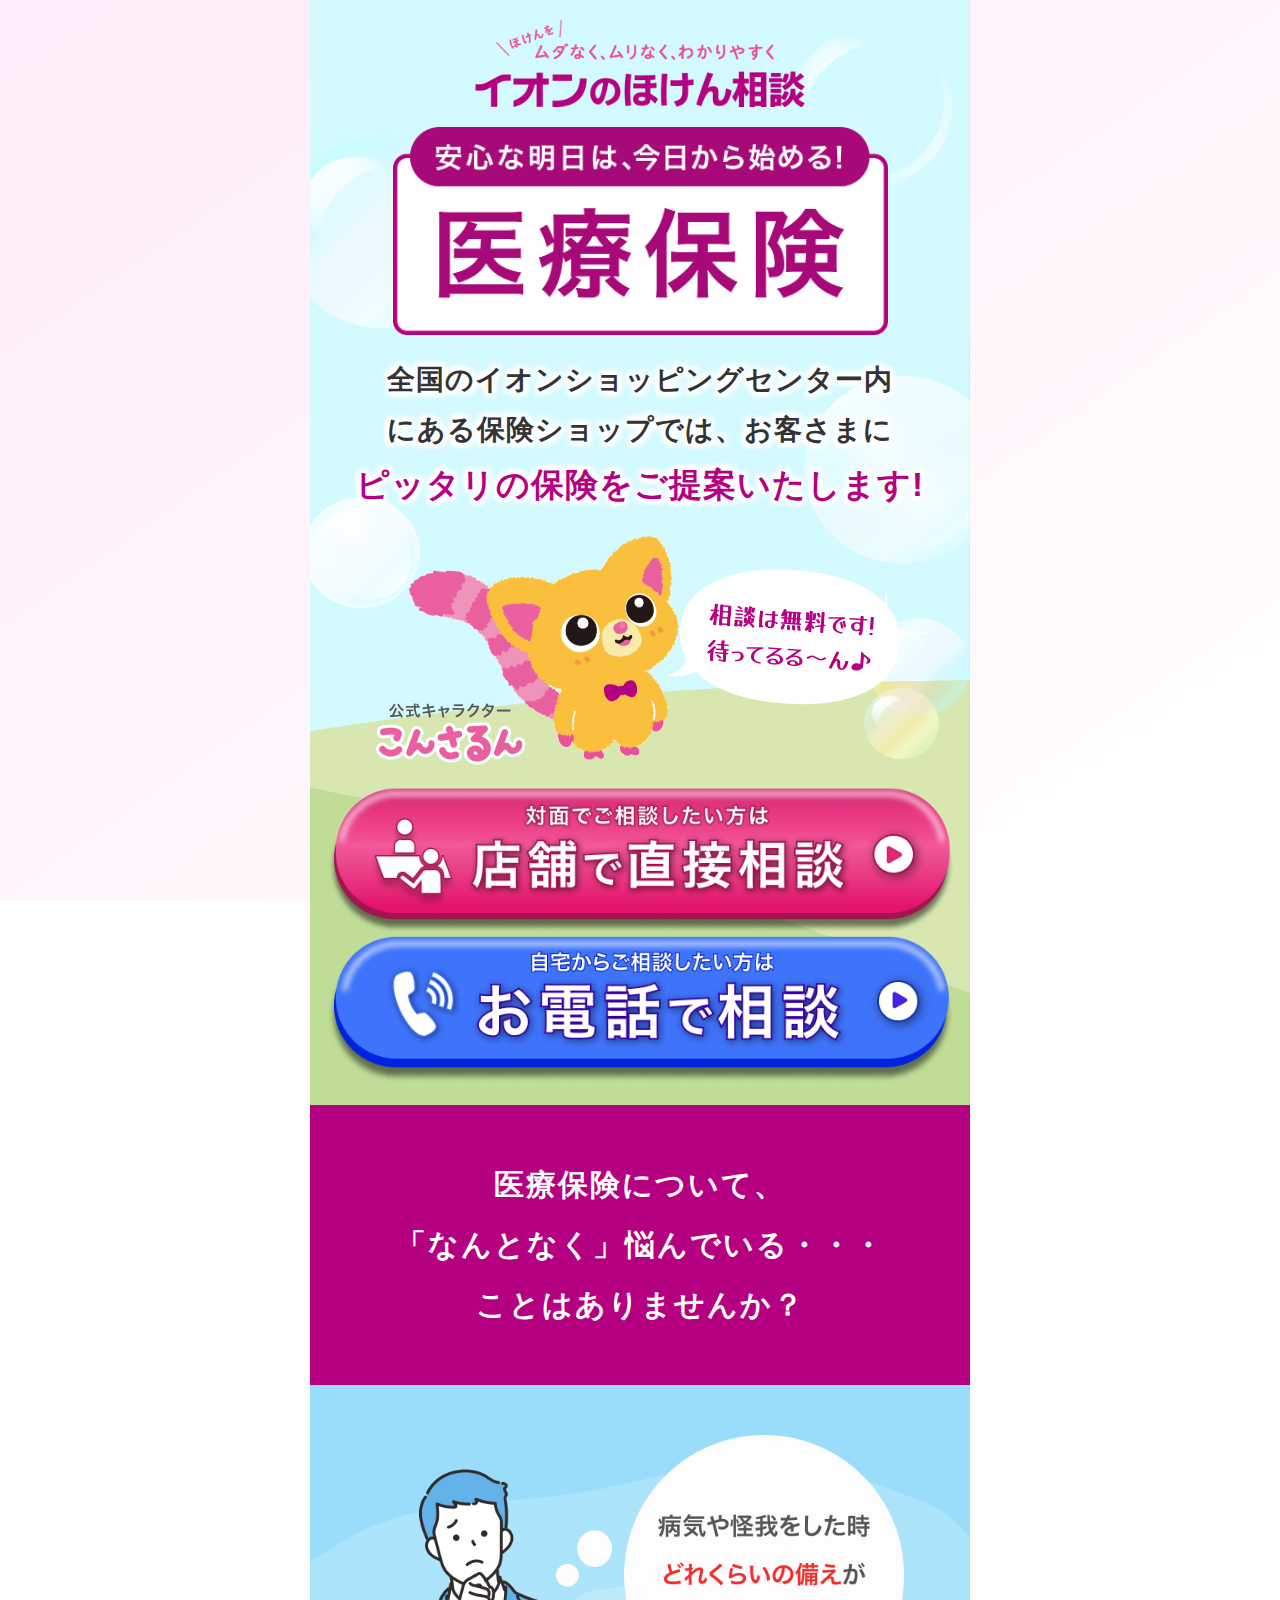
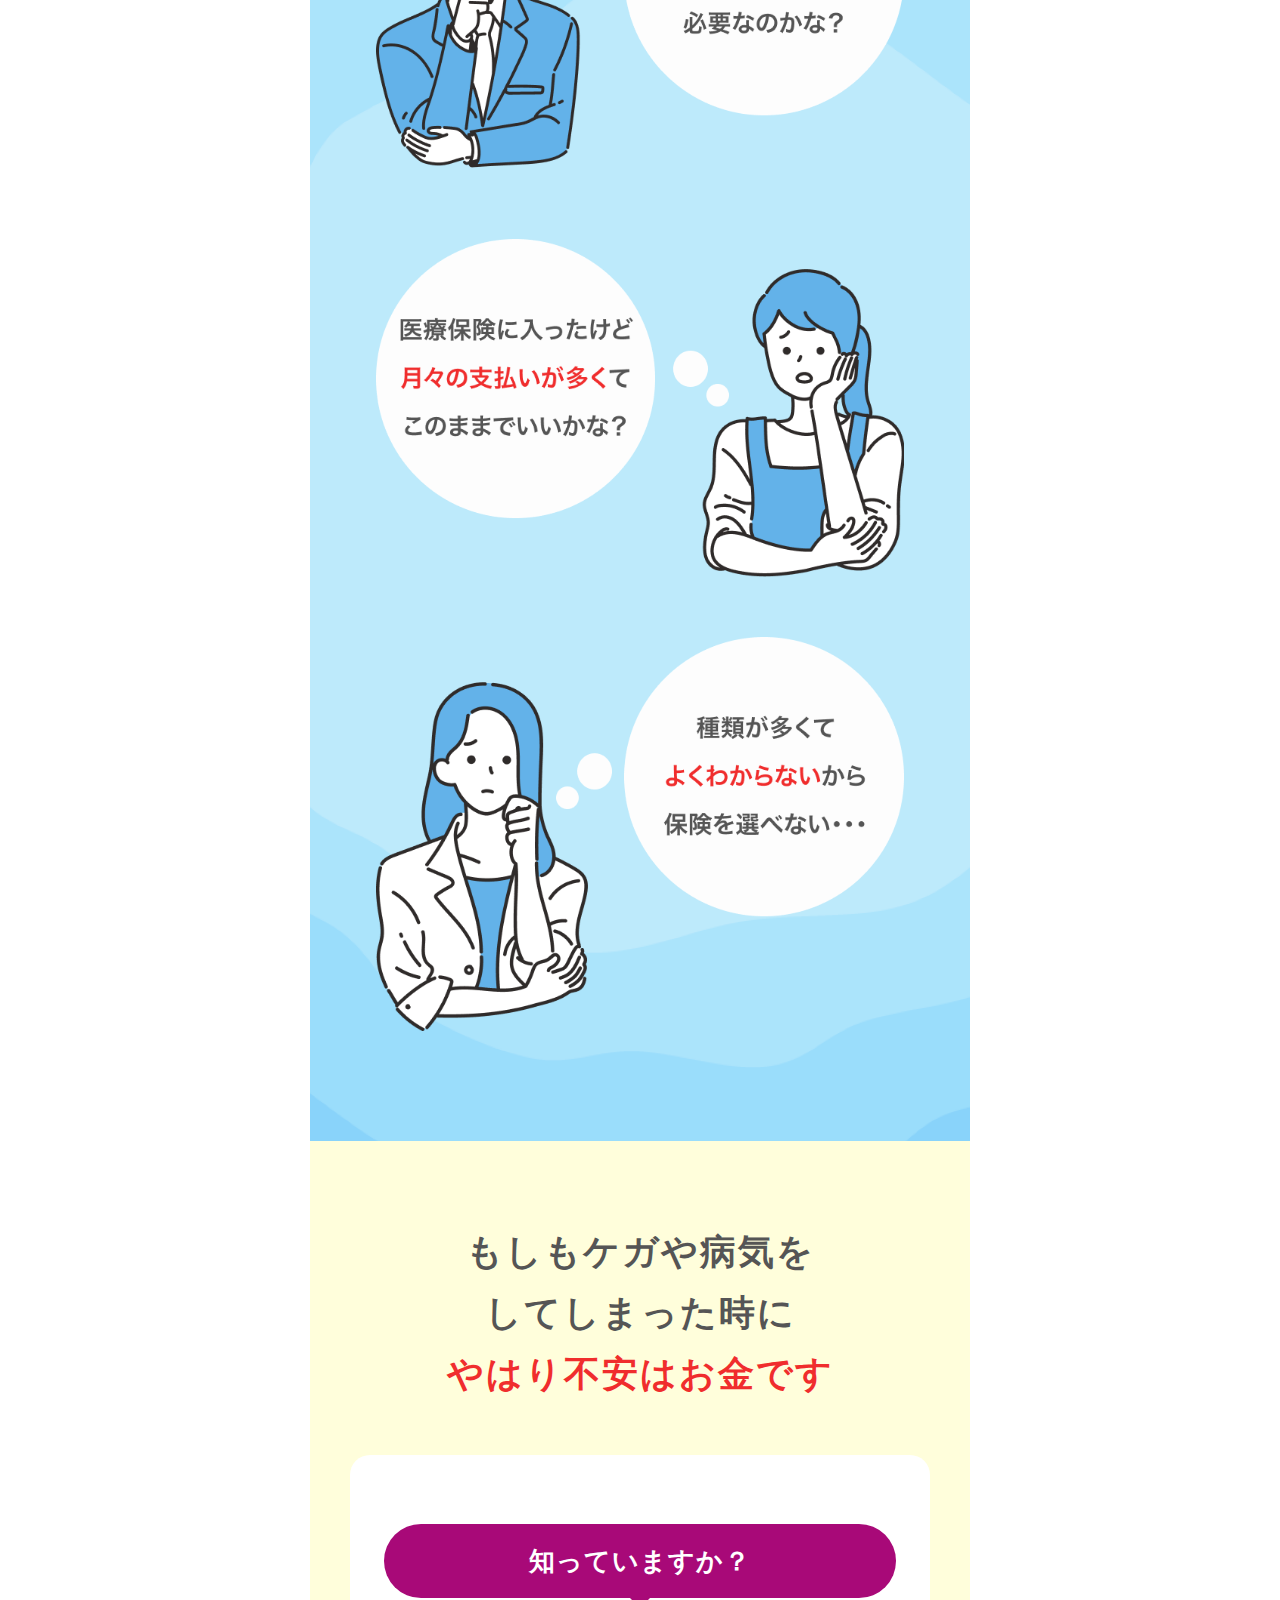
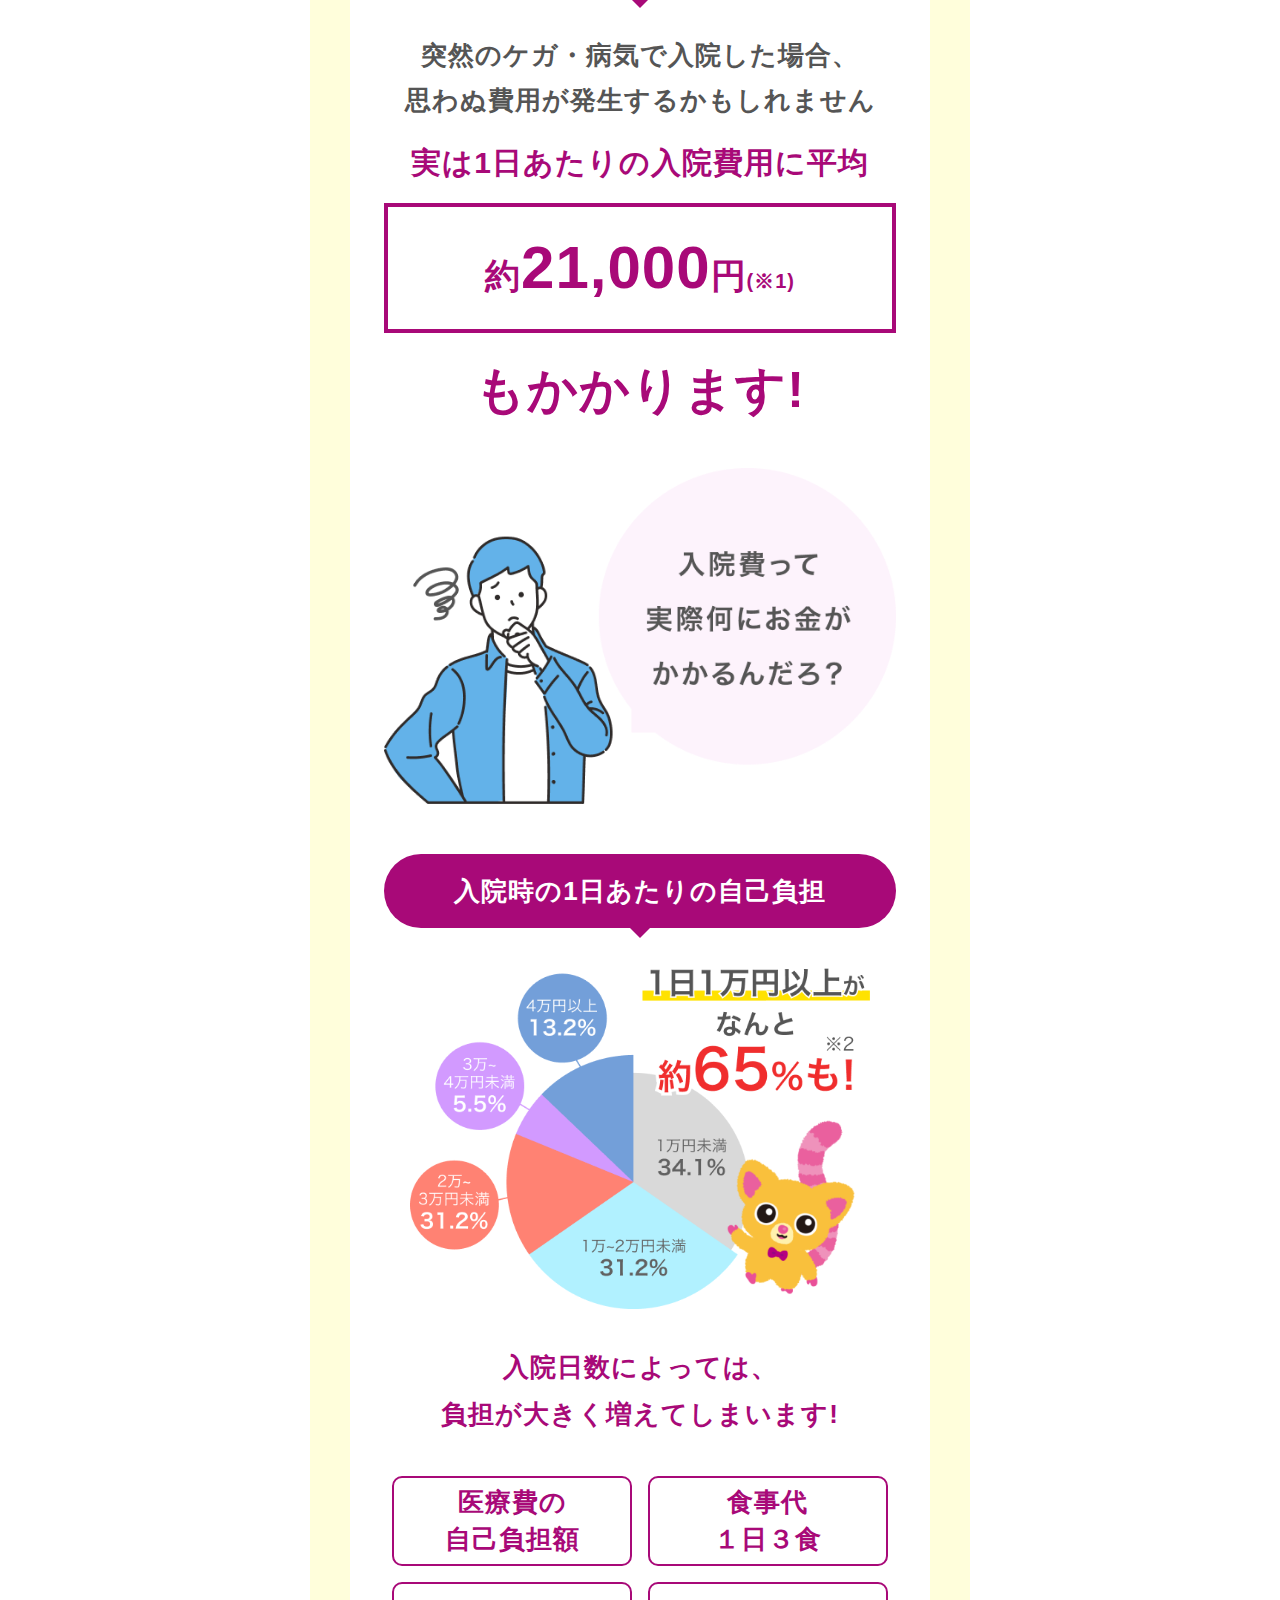
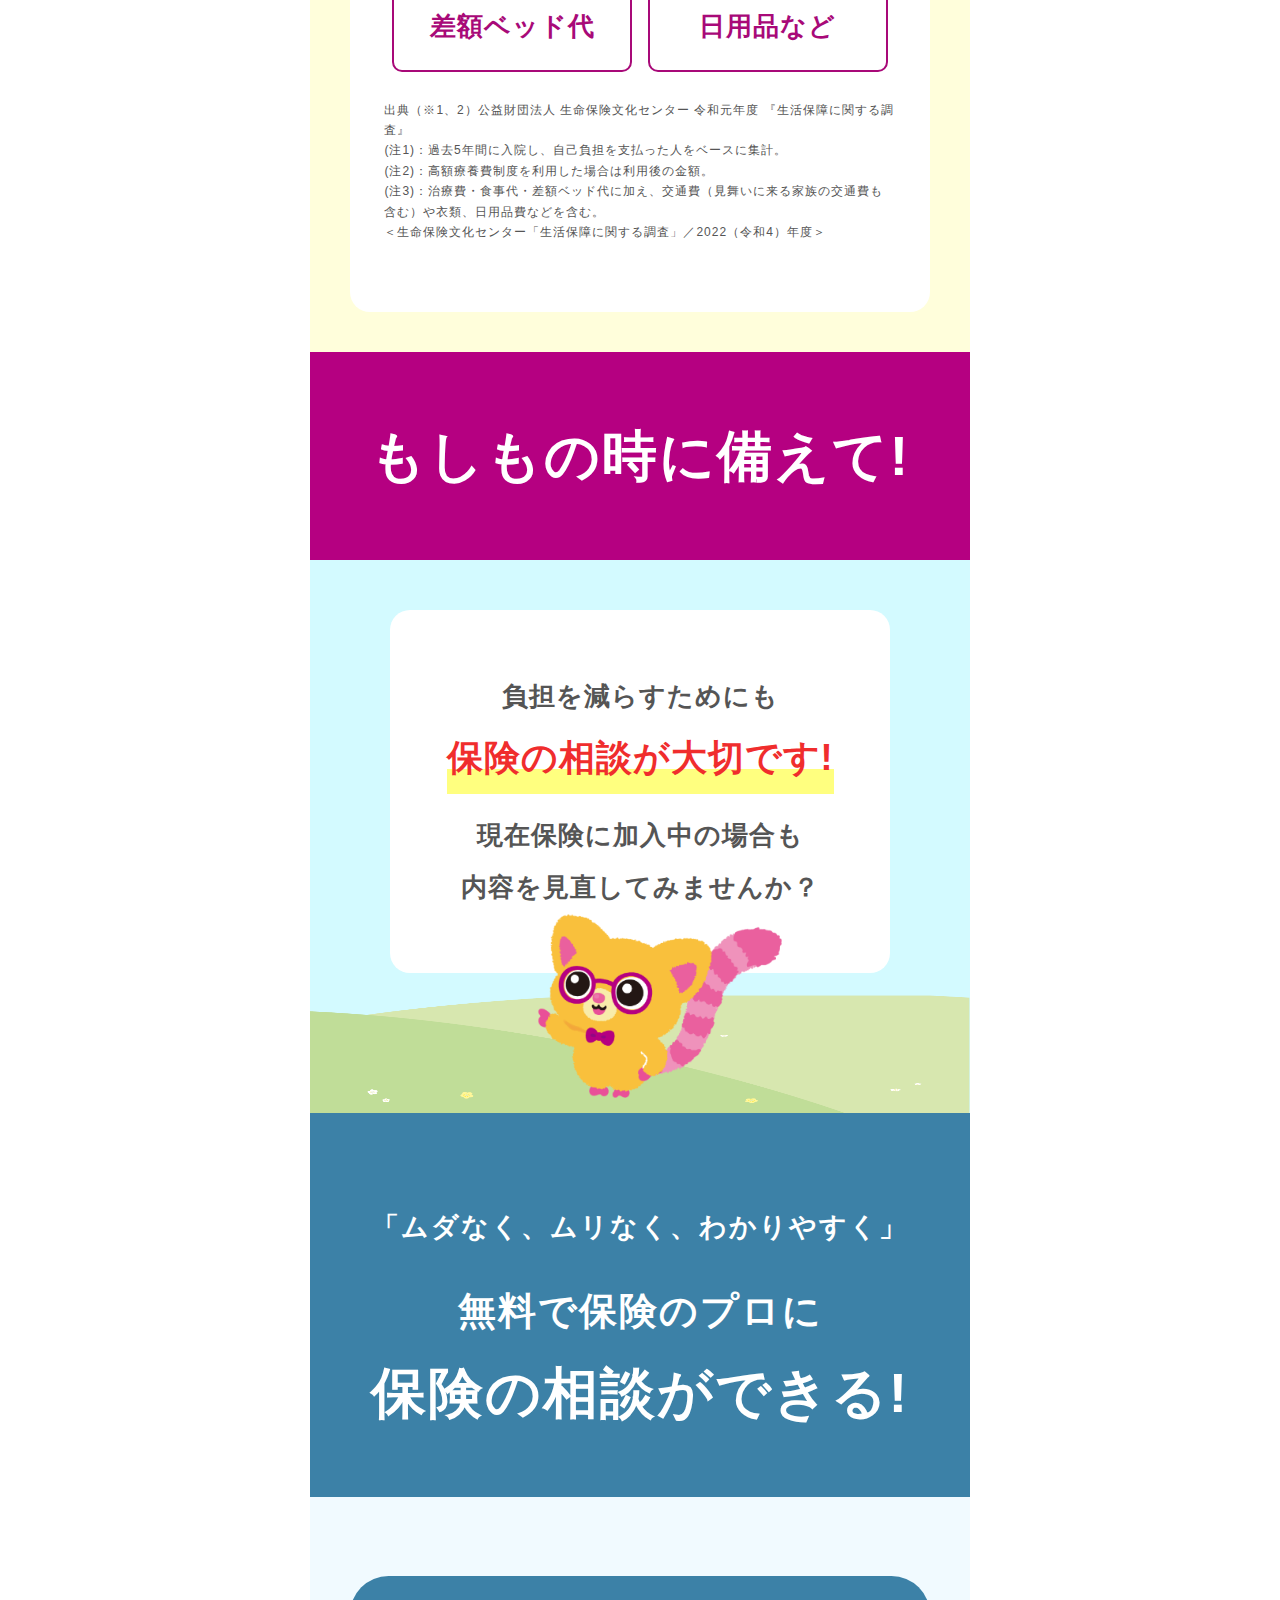
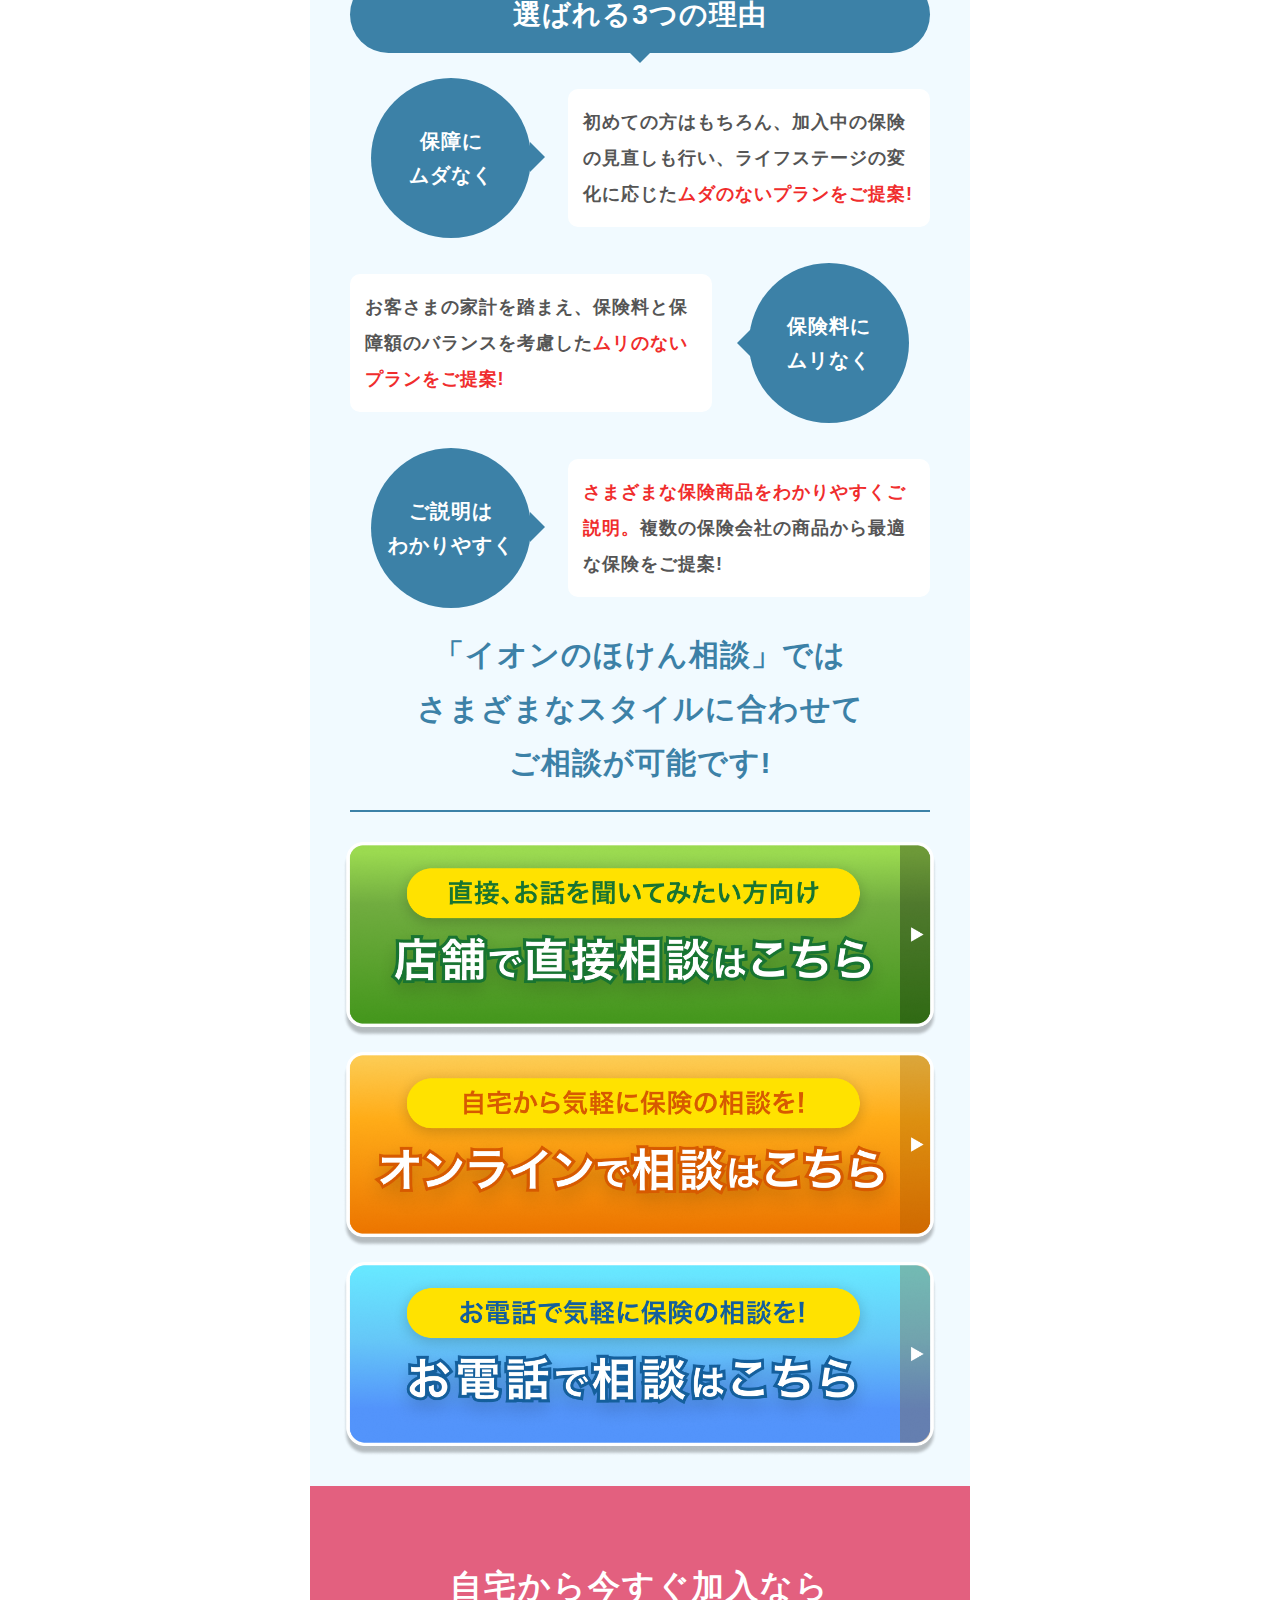
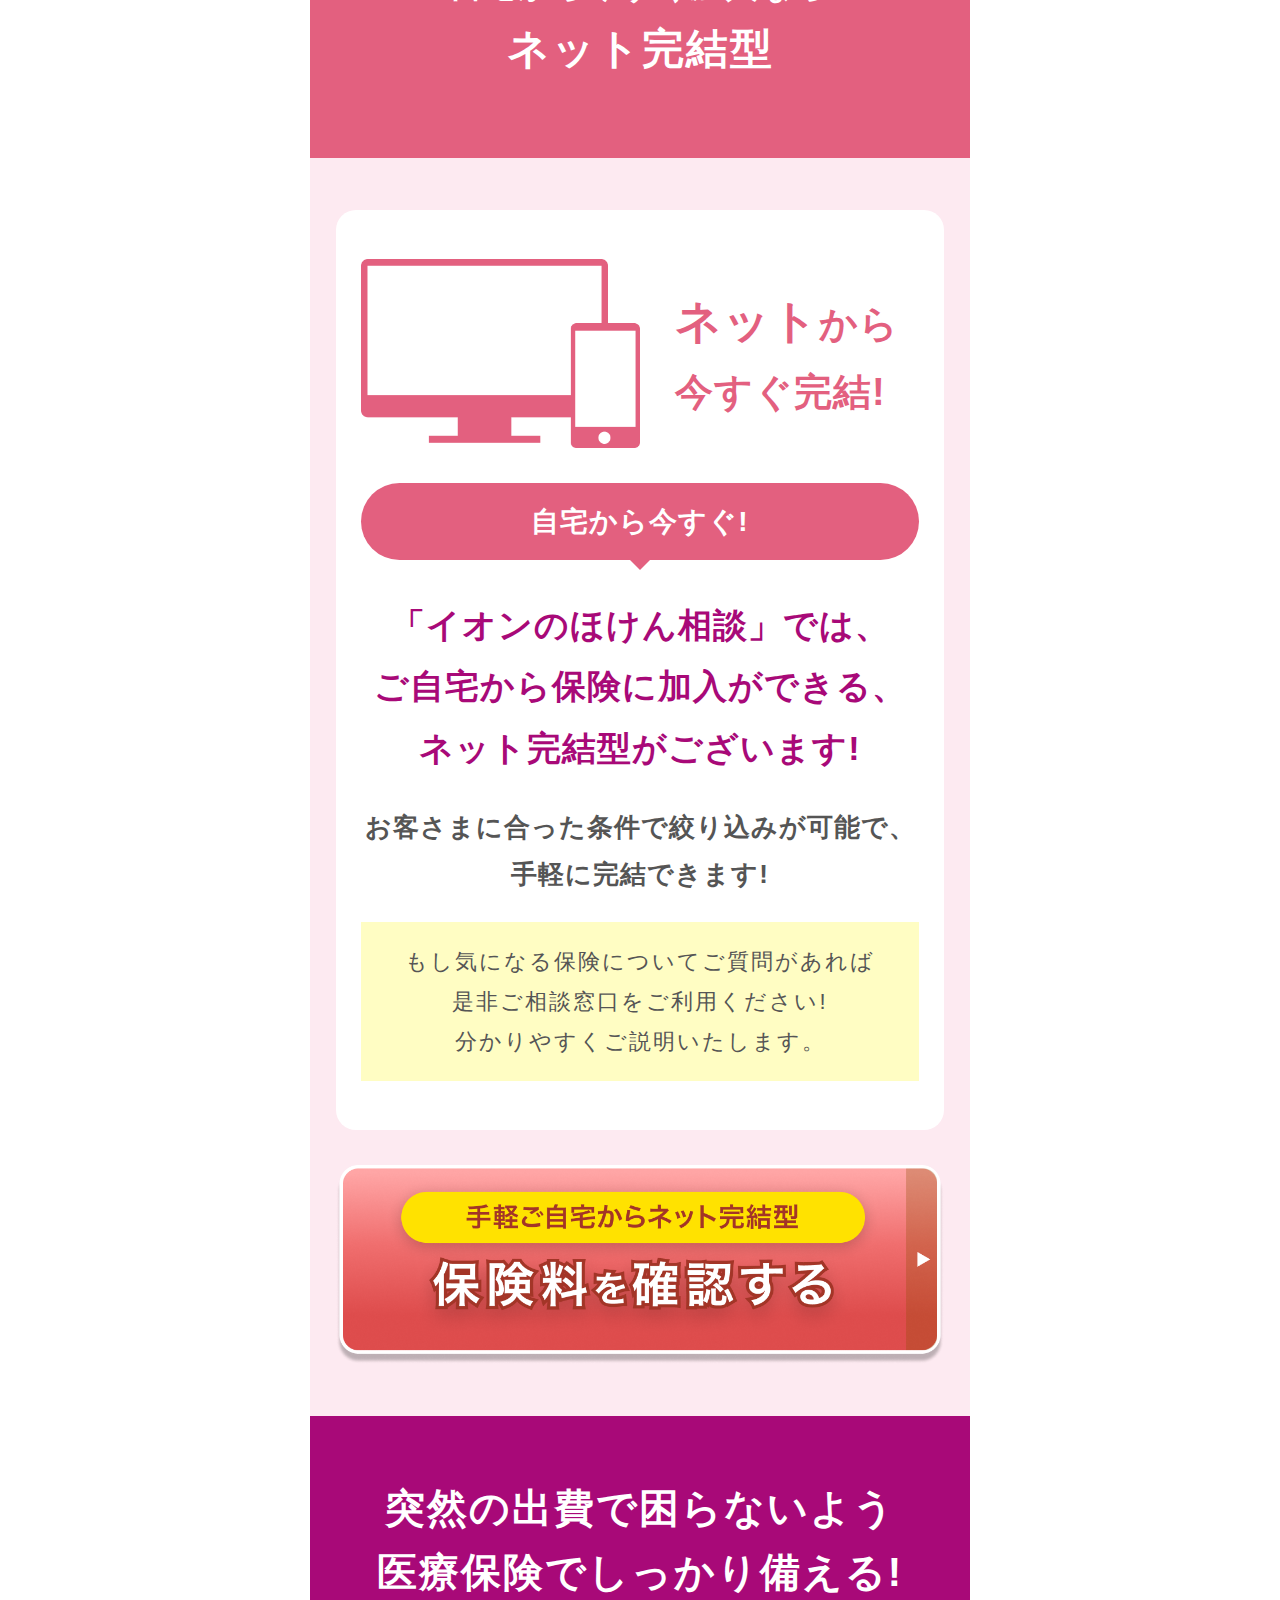
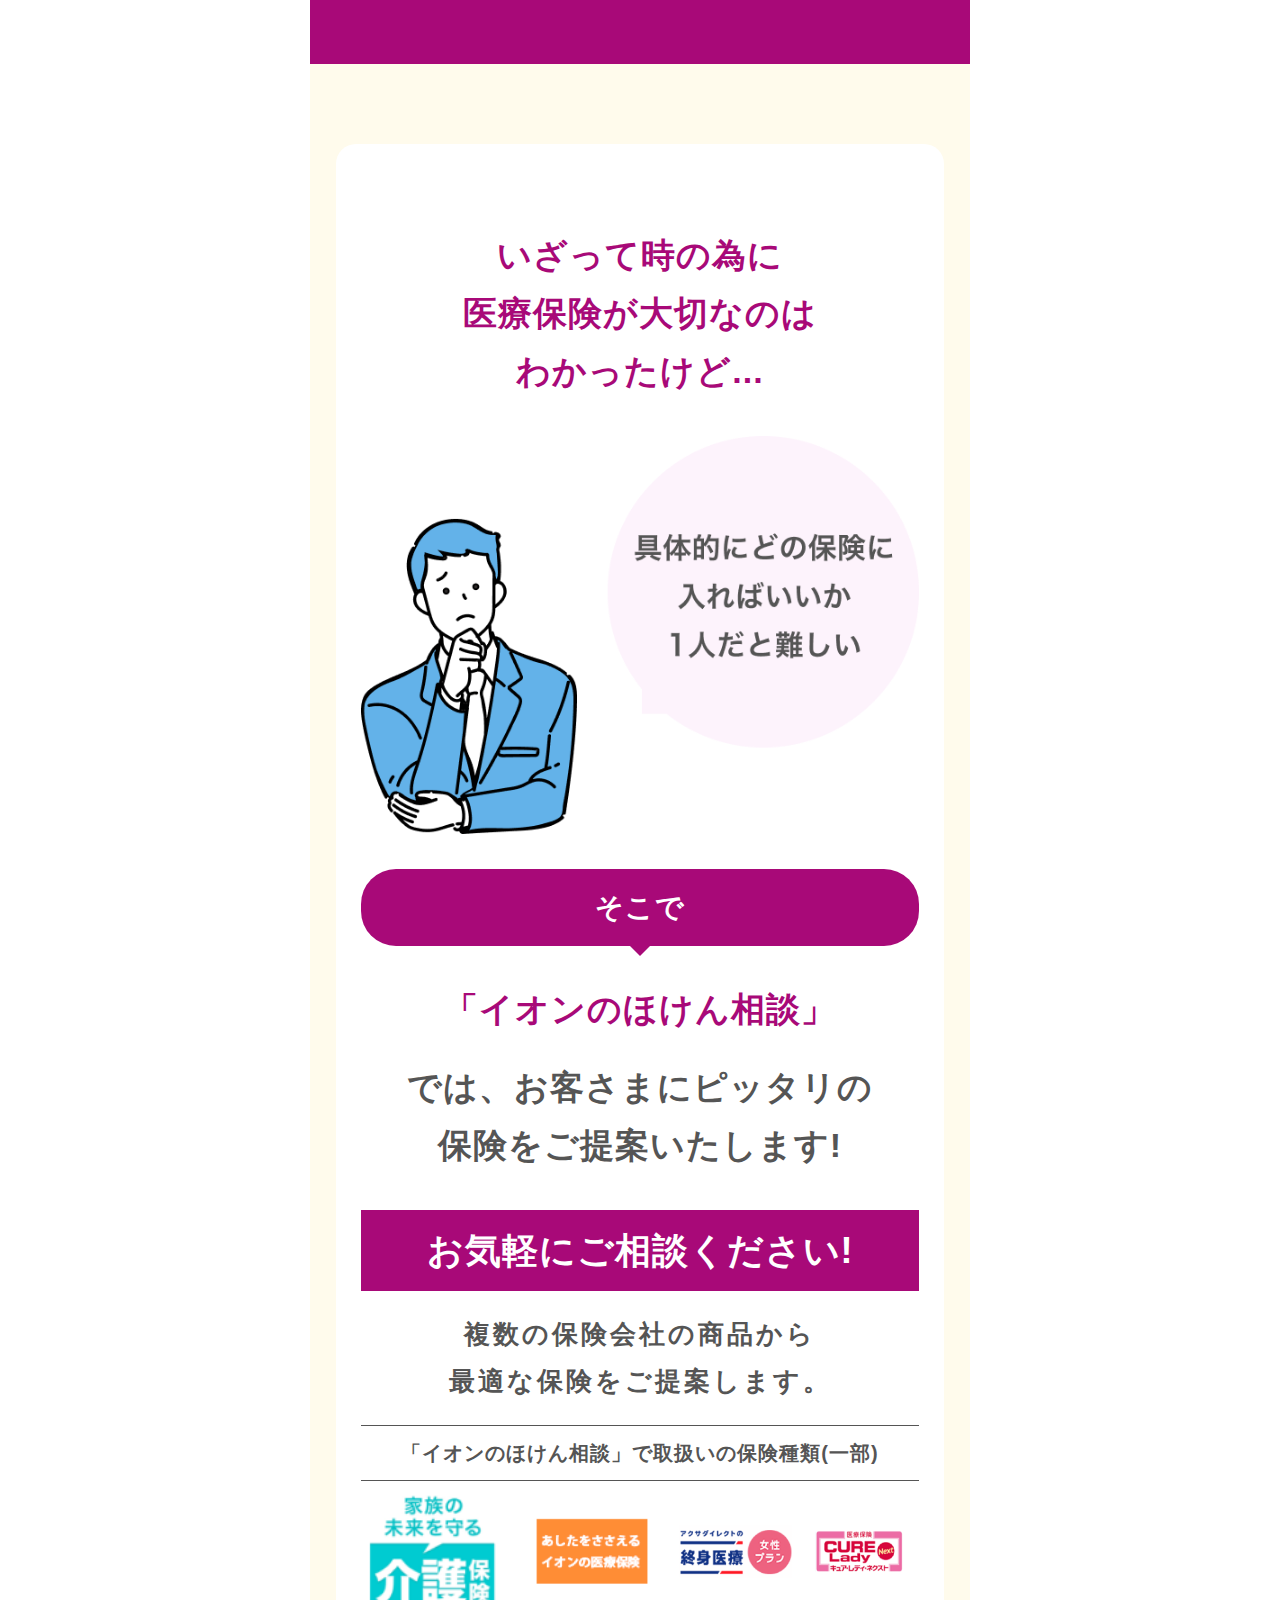
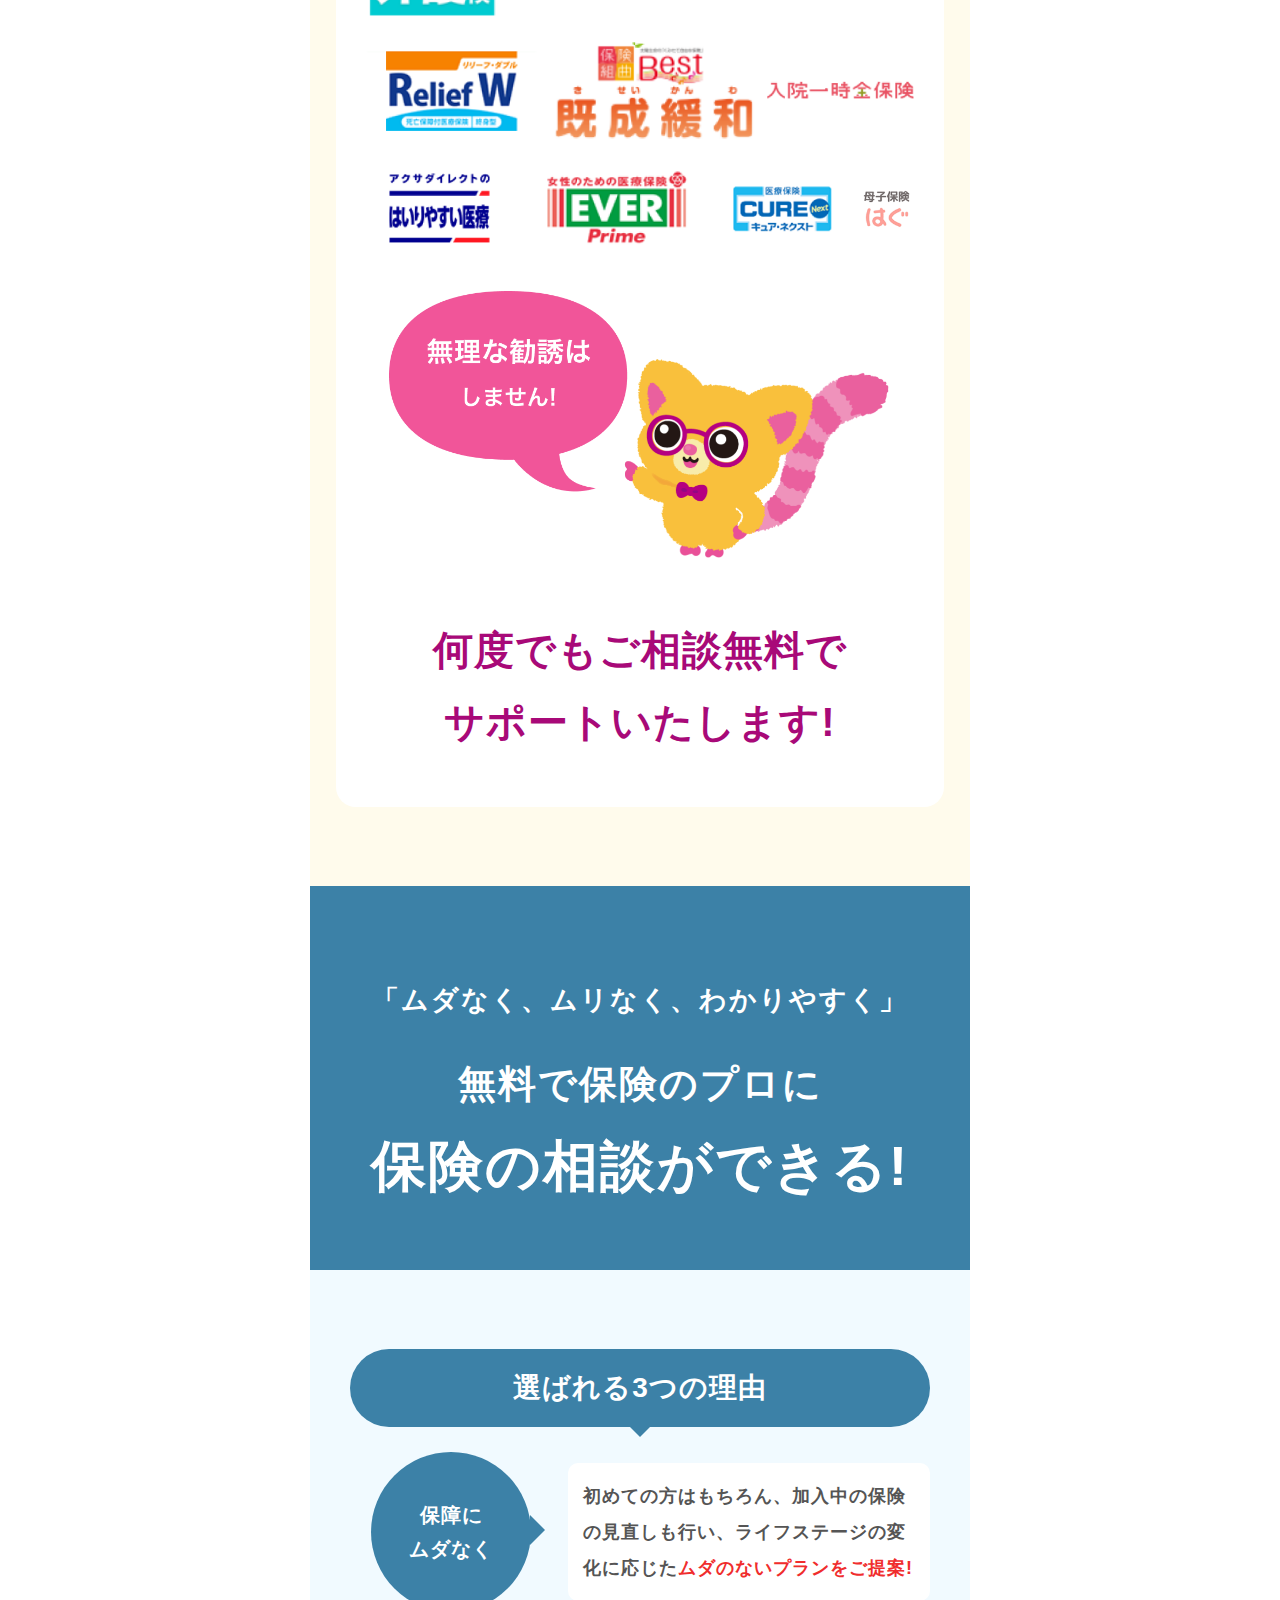
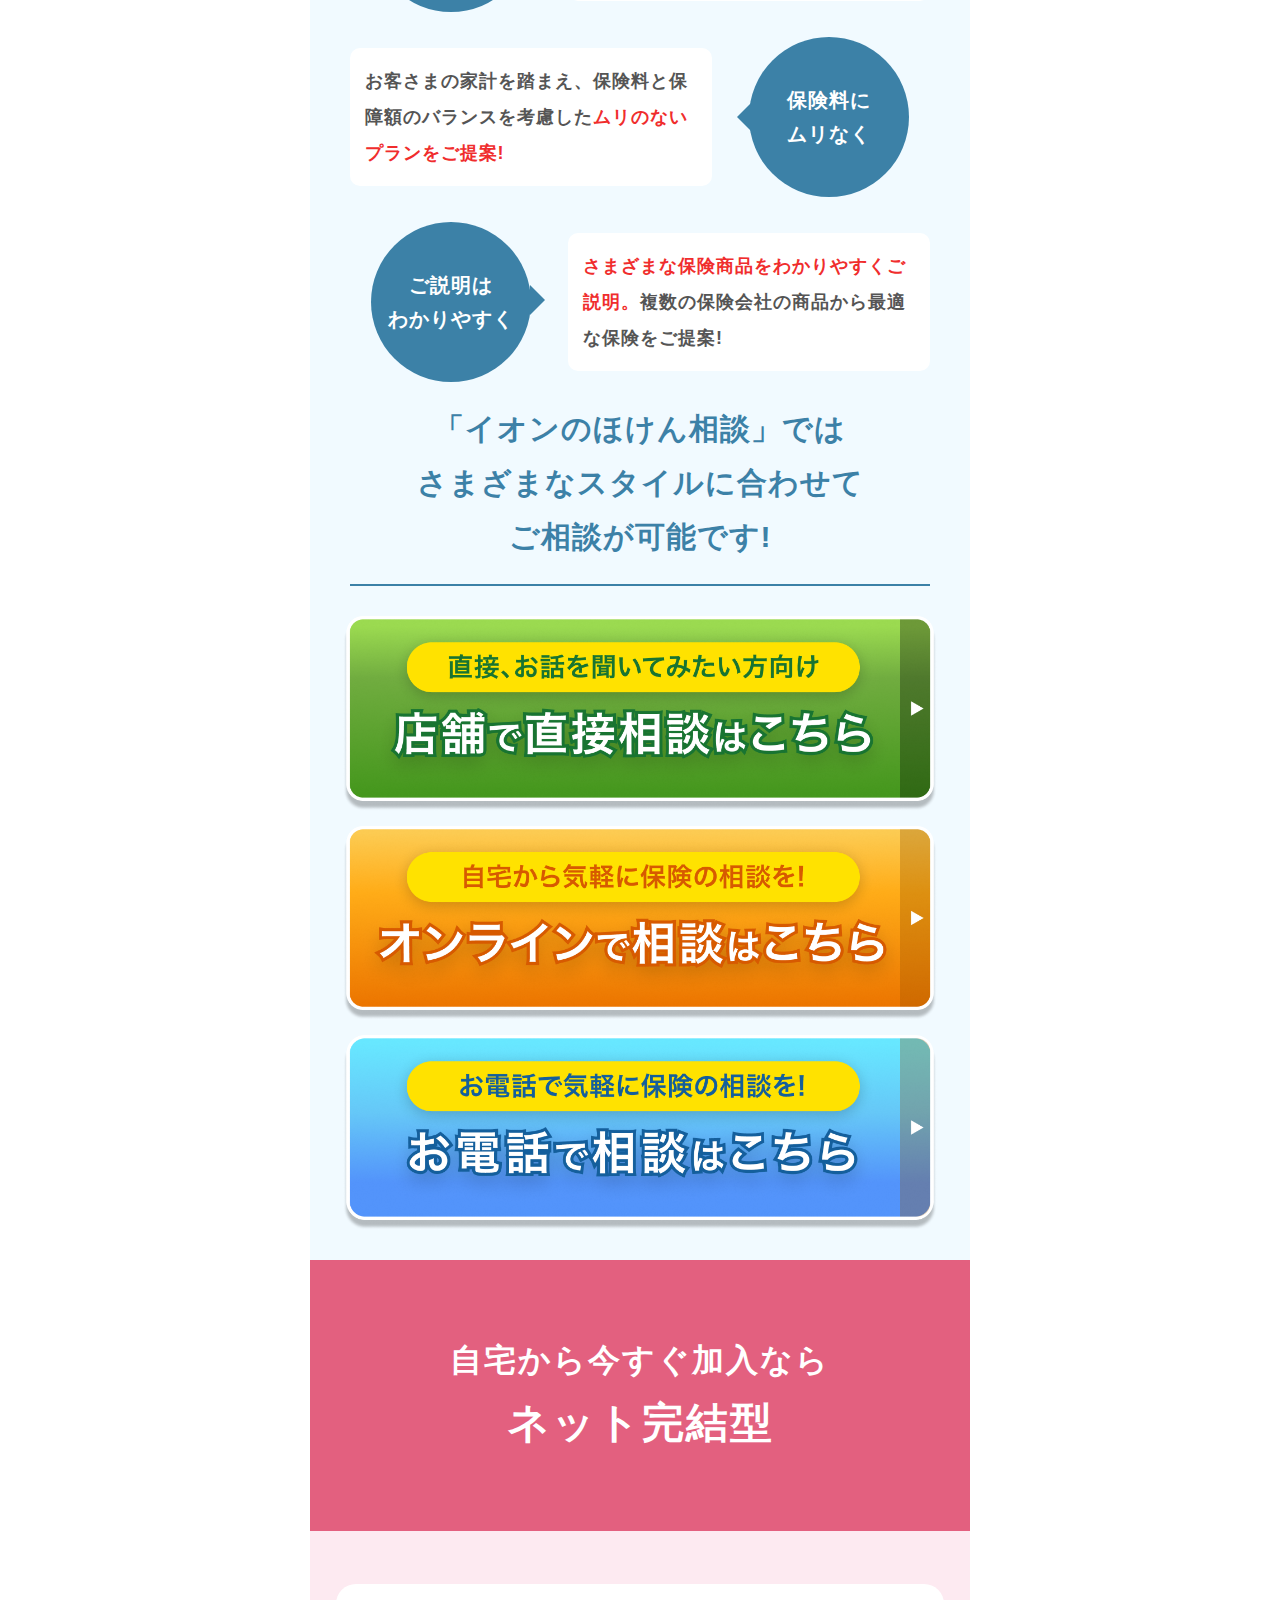
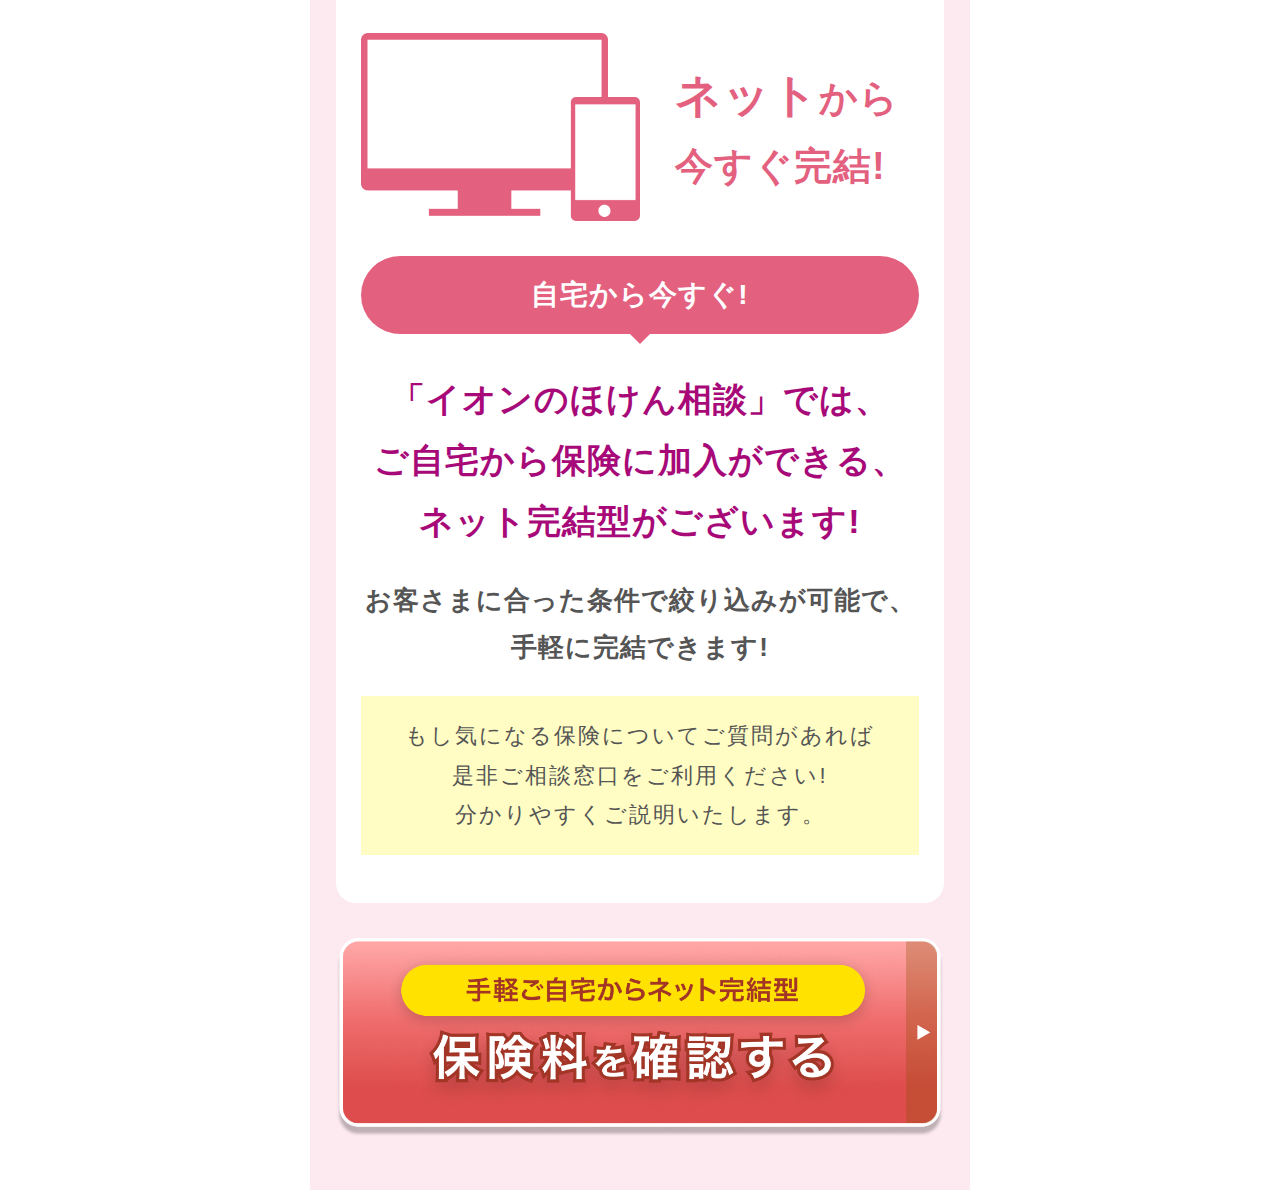
<file: ad/medical/index.html>
<!DOCTYPE html>
<html lang="ja">
    <head>
        <!-- Google Tag Manager -->
        <script>
            (function (w, d, s, l, i) {
                w[l] = w[l] || [];
                w[l].push({
                    'gtm.start': new Date().getTime(),
                    event: 'gtm.js',
                });
                var f = d.getElementsByTagName(s)[0],
                    j = d.createElement(s),
                    dl = l != 'dataLayer' ? '&l=' + l : '';
                j.async = true;
                j.src = 'https://www.googletagmanager.com/gtm.js?id=' + i + dl;
                f.parentNode.insertBefore(j, f);
            })(window, document, 'script', 'dataLayer', 'GTM-P3GN332');
        </script>
        <!-- End Google Tag Manager -->

        <meta charset="UTF-8" />
        <meta name="viewport" content="width=device-width" />
        <title>イオンのほけん相談</title>
        <meta name="description" content="全国のイオンショッピングセンター内にある保険ショップでは、お客さまにピッタリの保険をご提案いたします!" />
        <meta name="format-detection" content="telephone=no" />
        <meta name="keywords" content="イオン,保険,医療保険,保険相談,相談無料" />
        <meta name="msapplication-square70x70logo" content="./images/fav/site-tile-70x70.png" />
        <meta name="msapplication-square150x150logo" content="./images/fav/site-tile-150x150.png" />
        <meta name="msapplication-wide310x150logo" content="./images/fav/site-tile-310x150.png" />
        <meta name="msapplication-square310x310logo" content="./images/fav/site-tile-310x310.png" />
        <meta name="msapplication-TileColor" content="#0078d7" />
        <link rel="shortcut icon" type="image/vnd.microsoft.icon" href="./images/fav/favicon.ico" />
        <link rel="icon" type="image/vnd.microsoft.icon" href="./images/fav/favicon.ico" />
        <link rel="apple-touch-icon" sizes="57x57" href="./images/fav/apple-touch-icon-57x57.png" />
        <link rel="apple-touch-icon" sizes="60x60" href="./images/fav/apple-touch-icon-60x60.png" />
        <link rel="apple-touch-icon" sizes="72x72" href="./images/fav/apple-touch-icon-72x72.png" />
        <link rel="apple-touch-icon" sizes="76x76" href="./images/fav/apple-touch-icon-76x76.png" />
        <link rel="apple-touch-icon" sizes="114x114" href="./images/fav/apple-touch-icon-114x114.png" />
        <link rel="apple-touch-icon" sizes="120x120" href="./images/fav/apple-touch-icon-120x120.png" />
        <link rel="apple-touch-icon" sizes="144x144" href="./images/fav/apple-touch-icon-144x144.png" />
        <link rel="apple-touch-icon" sizes="152x152" href="./images/fav/apple-touch-icon-152x152.png" />
        <link rel="apple-touch-icon" sizes="180x180" href="./images/fav/apple-touch-icon-180x180.png" />
        <link rel="icon" type="image/png" sizes="36x36" href="./images/fav/android-chrome-36x36.png" />
        <link rel="icon" type="image/png" sizes="48x48" href="./images/fav/android-chrome-48x48.png" />
        <link rel="icon" type="image/png" sizes="72x72" href="./images/fav/android-chrome-72x72.png" />
        <link rel="icon" type="image/png" sizes="96x96" href="./images/fav/android-chrome-96x96.png" />
        <link rel="icon" type="image/png" sizes="128x128" href="./images/fav/android-chrome-128x128.png" />
        <link rel="icon" type="image/png" sizes="144x144" href="./images/fav/android-chrome-144x144.png" />
        <link rel="icon" type="image/png" sizes="152x152" href="./images/fav/android-chrome-152x152.png" />
        <link rel="icon" type="image/png" sizes="192x192" href="./images/fav/android-chrome-192x192.png" />
        <link rel="icon" type="image/png" sizes="256x256" href="./images/fav/android-chrome-256x256.png" />
        <link rel="icon" type="image/png" sizes="384x384" href="./images/fav/android-chrome-384x384.png" />
        <link rel="icon" type="image/png" sizes="512x512" href="./images/fav/android-chrome-512x512.png" />
        <link rel="icon" type="image/png" sizes="36x36" href="./images/fav/icon-36x36.png" />
        <link rel="icon" type="image/png" sizes="48x48" href="./images/fav/icon-48x48.png" />
        <link rel="icon" type="image/png" sizes="72x72" href="./images/fav/icon-72x72.png" />
        <link rel="icon" type="image/png" sizes="96x96" href="./images/fav/icon-96x96.png" />
        <link rel="icon" type="image/png" sizes="128x128" href="./images/fav/icon-128x128.png" />
        <link rel="icon" type="image/png" sizes="144x144" href="./images/fav/icon-144x144.png" />
        <link rel="icon" type="image/png" sizes="152x152" href="./images/fav/icon-152x152.png" />
        <link rel="icon" type="image/png" sizes="160x160" href="./images/fav/icon-160x160.png" />
        <link rel="icon" type="image/png" sizes="192x192" href="./images/fav/icon-192x192.png" />
        <link rel="icon" type="image/png" sizes="196x196" href="./images/fav/icon-196x196.png" />
        <link rel="icon" type="image/png" sizes="256x256" href="./images/fav/icon-256x256.png" />
        <link rel="icon" type="image/png" sizes="384x384" href="./images/fav/icon-384x384.png" />
        <link rel="icon" type="image/png" sizes="512x512" href="./images/fav/icon-512x512.png" />
        <link rel="icon" type="image/png" sizes="16x16" href="./images/fav/icon-16x16.png" />
        <link rel="icon" type="image/png" sizes="24x24" href="./images/fav/icon-24x24.png" />
        <link rel="icon" type="image/png" sizes="32x32" href="./images/fav/icon-32x32.png" />
        <link rel="manifest" href="./images/fav/manifest.json" />
        <meta property="og:site_name" content="イオンのほけん相談" />
        <meta property="og:url" content="https://www.hokenmarket.net/ad/medical/index.html" />
        <meta property="”og:image”" content="./images/og.png" />

        <link rel="stylesheet" href="./style.css" />
    </head>

    <body>
        <script type="text/javascript" src="//ff-tg.com/itpx/lptag.js"></script>
        <!-- Google Tag Manager (noscript) -->
        <noscript><iframe src="https://www.googletagmanager.com/ns.html?id=GTM-P3GN332" height="0" width="0" style="display: none; visibility: hidden"></iframe></noscript>
        <!-- End Google Tag Manager (noscript) -->
        <main>
            <section id="contents_fv" class="fv-area">
                <div class="container">
                    <div>
                        <img src="./images/logo.png" class="logo" alt="イオンのほけん相談" />
                    </div>
                    <div>
                        <img src="./images/fv-img.png" class="fv-img" alt="安心な明日は、今日から始める!医療保険" />
                    </div>
                    <p>
                        全国のイオンショッピングセンター内<br />
                        にある保険ショップでは、お客さまに<br />
                        <span>ピッタリの保険をご提案いたします!</span>
                    </p>
                    <div>
                        <img src="./images/fv-icon.png" class="fv-icon" alt="こんさるん" />
                    </div>
                    <div class="flex">
                        <div>
                            <a href="https://www.hokenmarket.net/shop/">
                                <img id="cta_fv_tell" src="./images/fv-btn-offline.png" class="btn-img" alt="店舗で直接相談はこちら" />
                            </a>
                        </div>
                        <div>
                            <a href="https://www.hokenmarket.net/shop/denwa.html">
                                <img id="cta_fv_shop" src="./images/fv-btn-tell.png" class="btn-img" alt="お電話で相談はこちら" />
                            </a>
                        </div>
                    </div>
                </div>
            </section>

            <section id="contents_trouble" class="trouble-area">
                <div class="head">
                    <div class="container">
                        <h2>
                            医療保険について、<br />
                            「なんとなく」悩んでいる・・・<br />
                            ことはありませんか？
                        </h2>
                    </div>
                </div>
                <div class="contents">
                    <div class="container">
                        <div class="flex trouble-icon-1">
                            <div class="trouble-icon-character">
                                <img src="./images/trouble-icon.png" class="trouble-icon" alt="病気や怪我をした時どれくらいの備えが必要なのかな？" />
                            </div>
                        </div>
                        <div class="flex reverse trouble-icon-2">
                            <div class="trouble-icon-character">
                                <img src="./images/trouble-icon-2.png" class="trouble-icon" alt="医療保険に入ったけど月々の支払いが多くてこのままでいいかな？" />
                            </div>
                        </div>
                        <div class="flex trouble-icon-3">
                            <div class="trouble-icon-character">
                                <img src="./images/trouble-icon-3.png" class="trouble-icon" alt="種類が多くてよくわからないから保険を選べない" />
                            </div>
                        </div>
                    </div>
                </div>
            </section>

            <section id="contents_cost" class="cost-area">
                <div class="container">
                    <h2>
                        もしもケガや病気を<br />
                        してしまった時に<br />
                        <span>やはり不安はお金です</span>
                    </h2>
                    <div class="contents">
                        <div class="container">
                            <div class="content knowledge">
                                <h3>知っていますか？</h3>
                                <p>
                                    突然のケガ・病気で入院した場合、<br />
                                    思わぬ費用が発生するかもしれません
                                </p>
                                <div class="average-cost">
                                    実は1日あたりの入院費用に平均
                                    <div class="card"><span>約</span>21,000<span>円</span><span class="annotation">(※1)</span></div>
                                    <span class="average-cost-text">もかかります!</span>
                                </div>
                                <div class="flex">
                                    <div>
                                        <img src="./images/cost-icon.png" class="cost-icon" alt="入院費って実際何にお金がかかるんだろう？" />
                                    </div>
                                </div>
                            </div>
                            <div class="content daily-cost">
                                <h3>入院時の1日あたりの自己負担</h3>
                                <div>
                                    <img src="./images/daily-cost-img.png" class="daily-cost-img" alt="1日1万円以上がなんと約65%も！" />
                                </div>
                                <p>
                                    入院日数によっては、<br />
                                    負担が大きく増えてしまいます!
                                </p>
                                <div class="flex">
                                    <div>
                                        医療費の<br />
                                        自己負担額
                                    </div>
                                    <div>
                                        食事代<br />
                                        １日３食
                                    </div>
                                    <div>差額ベッド代</div>
                                    <div>日用品など</div>
                                </div>
                                <p>
                                    出典（※1、2）公益財団法人 生命保険文化センター 令和元年度 『生活保障に関する調査』<br />
                                    (注1)：過去5年間に入院し、自己負担を支払った人をベースに集計。<br />
                                    (注2)：高額療養費制度を利用した場合は利用後の金額。<br />
                                    (注3)：治療費・食事代・差額ベッド代に加え、交通費（見舞いに来る家族の交通費も含む）や衣類、日用品費などを含む。<br />
                                    ＜生命保険文化センター「生活保障に関する調査」／2022（令和4）年度＞
                                </p>
                            </div>
                        </div>
                    </div>
                </div>
            </section>

            <section id="contents_consultation" class="consultation-area">
                <div class="head">
                    <div class="container">
                        <h2>もしもの時に備えて!</h2>
                    </div>
                </div>
                <div class="contents">
                    <p>
                        負担を減らすためにも<br />
                        <span>保険の相談が大切です!</span><br />
                        現在保険に加入中の場合も<br />
                        内容を見直してみませんか？
                    </p>
                    <div class="consultation-character">
                        <img src="./images/consulting-icon.png" class="consulting-icon" alt="こんさるん" />
                    </div>
                </div>
            </section>

            <section id="contents_reason_1" class="reason-area">
                <div class="head">
                    <div class="container">
                        <h2>
                            「ムダなく、ムリなく、わかりやすく」<br />
                            <span>無料で保険のプロに</span><br />
                            保険の相談ができる!
                        </h2>
                    </div>
                </div>
                <div class="contents">
                    <div class="container">
                        <h3>選ばれる3つの理由</h3>
                        <div class="flex">
                            <div>
                                <div>
                                    保障に<br />
                                    ムダなく
                                </div>
                            </div>
                            <div>
                                <div>初めての方はもちろん、加入中の保険の見直しも行い、ライフステージの変化に応じた<span>ムダのないプランをご提案!</span></div>
                            </div>
                        </div>
                        <div class="flex reverse">
                            <div>
                                <div>
                                    保険料に<br />
                                    ムリなく
                                </div>
                            </div>
                            <div>
                                <div>お客さまの家計を踏まえ、保険料と保障額のバランスを考慮した<span>ムリのないプランをご提案!</span></div>
                            </div>
                        </div>
                        <div class="flex">
                            <div>
                                <div>
                                    ご説明は<br />
                                    わかりやすく
                                </div>
                            </div>
                            <div>
                                <div><span>さまざまな保険商品をわかりやすくご説明。</span>複数の保険会社の商品から最適な保険をご提案!</div>
                            </div>
                        </div>
                        <p>
                            「イオンのほけん相談」では<br />
                            さまざまなスタイルに合わせて<br />
                            ご相談が可能です!
                        </p>
                    </div>
                </div>
            </section>

            <section id="contents_cta_1" class="cta-area">
                <div class="container">
                    <div>
                        <a href="https://www.hokenmarket.net/shop/">
                            <img id="cta_offer-1_shop" src="./images/cta-btn-img-g.png" class="cta-btn-img" alt="店舗で直接相談はこちら" />
                        </a>
                    </div>
                    <div>
                        <a href="https://www.hokenmarket.net/shop/onlineten.html">
                            <img id="cta_offer-1_online" src="./images/cta-btn-img-o.png" class="cta-btn-img" alt="オンラインで相談はこちら" />
                        </a>
                    </div>
                    <div>
                        <a href="https://www.hokenmarket.net/shop/denwa.html">
                            <img id="cta_offer-1_tell" src="./images/cta-btn-img-b.png" class="cta-btn-img" alt="お電話で相談はこちら" />
                        </a>
                    </div>
                </div>
            </section>

            <section id="contents_online-application-1" class="online-application-area">
                <div class="head">
                    <div class="container">
                        <h2>
                            自宅から今すぐ加入なら<br />
                            <span>ネット完結型</span>
                        </h2>
                    </div>
                </div>
                <div class="contents">
                    <div class="content">
                        <div class="container">
                            <div class="flex">
                                <div>
                                    <img src="./images/online-application-area-icon.png" class="online-application-area-icon" alt="ネットから今すぐ完結!" />
                                </div>
                                <div>
                                    <span>ネット</span>から<br />
                                    今すぐ完結!
                                </div>
                            </div>
                            <h3>自宅から今すぐ!</h3>
                            <p>
                                「イオンのほけん相談」では、<br />
                                ご自宅から保険に加入ができる、<br />
                                ネット完結型がございます!<br />
                                <span>
                                    お客さまに合った条件で絞り込みが可能で、<br />
                                    手軽に完結できます!
                                </span>
                            </p>
                            <div class="desc">
                                もし気になる保険についてご質問があれば<br />
                                是非ご相談窓口をご利用ください!<br />
                                分かりやすくご説明いたします。
                            </div>
                        </div>
                    </div>
                    <div>
                        <a href="https://www.hokenmarket.net/estimate/">
                            <img id="cta_net-1_net" src="./images/cta-btn-img-r.png" class="cta-btn-img-r" alt="保険料を確認する" />
                        </a>
                    </div>
                </div>
            </section>

            <section id="contents_support" class="support-area">
                <div class="head">
                    <div class="container">
                        <h2>
                            突然の出費で困らないよう<br />
                            医療保険でしっかり備える!
                        </h2>
                    </div>
                </div>
                <div class="contents">
                    <div class="content">
                        <div class="container">
                            <p>
                                いざって時の為に<br />
                                医療保険が大切なのは<br />
                                わかったけど...
                            </p>
                            <div class="flex">
                                <div>
                                    <img src="./images/support-area-icon.png" class="support-area-icon" alt="具体的にどの保険に入ればいいか1人だと難しい" />
                                </div>
                            </div>
                            <h3>そこで</h3>
                            <p>
                                「イオンのほけん相談」
                                <span>
                                    では、お客さまにピッタリの<br />
                                    保険をご提案いたします!
                                </span>
                            </p>
                            <div class="types">
                                <div class="title">お気軽にご相談ください!</div>
                                <p>
                                    複数の保険会社の商品から<br />
                                    最適な保険をご提案します。
                                </p>
                                <h3>「イオンのほけん相談」で取扱いの保険種類​(一部)</h3>
                                <div class="flex">
                                    <div>
                                        <img src="./images/type-logo.png" class="type-logo" alt="家族の未来を守る介護保険" />
                                    </div>
                                    <div>
                                        <img src="./images/type-logo-2.png" class="type-logo" alt="あしたをささえるイオンの医療保険" />
                                    </div>
                                    <div>
                                        <img src="./images/type-logo-3.png" class="type-logo" alt="アクサダイレクトの終身医療" />
                                    </div>
                                    <div>
                                        <img src="./images/type-logo-4.png" class="type-logo" alt="キュア・レディ・ネクスト" />
                                    </div>
                                </div>
                                <div class="flex">
                                    <div>
                                        <img src="./images/type-logo-5.png" class="type-logo" alt="Relief W" />
                                    </div>
                                    <div>
                                        <img src="./images/type-logo-6.png" class="type-logo" alt="保健組曲BEST" />
                                    </div>
                                    <div>
                                        <img src="./images/type-logo-7.png" class="type-logo" alt="入院一時金保険" />
                                    </div>
                                </div>
                                <div class="flex">
                                    <div>
                                        <img src="./images/type-logo-8.png" class="type-logo" alt="アクサダイレクト" />
                                    </div>
                                    <div>
                                        <img src="./images/type-logo-9.png" class="type-logo" alt="EVER Prime" />
                                    </div>
                                    <div>
                                        <img src="./images/type-logo-10.png" class="type-logo" alt="キュアネクスト" />
                                    </div>
                                    <div>
                                        <img src="./images/type-logo-11.png" class="type-logo" alt="母子保健はぐ" />
                                    </div>
                                </div>
                                <div>
                                    <img src="./images/support-area-icon-2.png" class="support-area-icon-2" alt="無理な勧誘はいたしません！" />
                                    <p>
                                        何度でもご相談無料で<br />
                                        サポートいたします!
                                    </p>
                                </div>
                            </div>
                        </div>
                    </div>
                </div>
            </section>

            <section id="contents_reason_2" class="reason-area">
                <div class="head">
                    <div class="container">
                        <h2>
                            「ムダなく、ムリなく、わかりやすく」<br />
                            <span>無料で保険のプロに</span><br />
                            保険の相談ができる!
                        </h2>
                    </div>
                </div>
                <div class="contents">
                    <div class="container">
                        <h3>選ばれる3つの理由</h3>
                        <div class="flex">
                            <div>
                                <div>
                                    保障に<br />
                                    ムダなく
                                </div>
                            </div>
                            <div>
                                <div>初めての方はもちろん、加入中の保険の見直しも行い、ライフステージの変化に応じた<span>ムダのないプランをご提案!</span></div>
                            </div>
                        </div>
                        <div class="flex reverse">
                            <div>
                                <div>
                                    保険料に<br />
                                    ムリなく
                                </div>
                            </div>
                            <div>
                                <div>お客さまの家計を踏まえ、保険料と保障額のバランスを考慮した<span>ムリのないプランをご提案!</span></div>
                            </div>
                        </div>
                        <div class="flex">
                            <div>
                                <div>
                                    ご説明は<br />
                                    わかりやすく
                                </div>
                            </div>
                            <div>
                                <div><span>さまざまな保険商品をわかりやすくご説明。</span>複数の保険会社の商品から最適な保険をご提案!</div>
                            </div>
                        </div>
                        <p>
                            「イオンのほけん相談」では<br />
                            さまざまなスタイルに合わせて<br />
                            ご相談が可能です!
                        </p>
                    </div>
                </div>
            </section>

            <section id="contents_cta-2" class="cta-area">
                <div class="container">
                    <div>
                        <a href="https://www.hokenmarket.net/shop/">
                            <img id="cta_offer-2_shop" src="./images/cta-btn-img-g.png" class="cta-btn-img" alt="店舗で直接相談はこちら" />
                        </a>
                    </div>
                    <div>
                        <a href="https://www.hokenmarket.net/shop/onlineten.html">
                            <img id="cta_offer-2_online" src="./images/cta-btn-img-o.png" class="cta-btn-img" alt="オンラインで相談はこちら" />
                        </a>
                    </div>
                    <div>
                        <a href="https://www.hokenmarket.net/shop/denwa.html">
                            <img id="cta_offer-2_tell" src="./images/cta-btn-img-b.png" class="cta-btn-img" alt="お電話で相談はこちら" />
                        </a>
                    </div>
                </div>
            </section>

            <section id="contents_online-application-2" class="online-application-area">
                <div class="head">
                    <div class="container">
                        <h2>
                            自宅から今すぐ加入なら<br />
                            <span>ネット完結型</span>
                        </h2>
                    </div>
                </div>
                <div class="contents">
                    <div class="content">
                        <div class="container">
                            <div class="flex">
                                <div>
                                    <img src="./images/online-application-area-icon.png" class="online-application-area-icon" alt="ネットから今すぐ完結!" />
                                </div>
                                <div>
                                    <span>ネット</span>から<br />
                                    今すぐ完結!
                                </div>
                            </div>
                            <h3>自宅から今すぐ!</h3>
                            <p>
                                「イオンのほけん相談」では、<br />
                                ご自宅から保険に加入ができる、<br />
                                ネット完結型がございます!<br />
                                <span>
                                    お客さまに合った条件で絞り込みが可能で、<br />
                                    手軽に完結できます!
                                </span>
                            </p>
                            <div class="desc">
                                もし気になる保険についてご質問があれば<br />
                                是非ご相談窓口をご利用ください!<br />
                                分かりやすくご説明いたします。
                            </div>
                        </div>
                    </div>
                    <div>
                        <a href="https://www.hokenmarket.net/estimate/">
                            <img id="cta_net-2_net" src="./images/cta-btn-img-r.png" class="cta-btn-img-r" alt="保険料を確認する" />
                        </a>
                    </div>
                </div>
            </section>
        </main>
    </body>
</html>
</file>
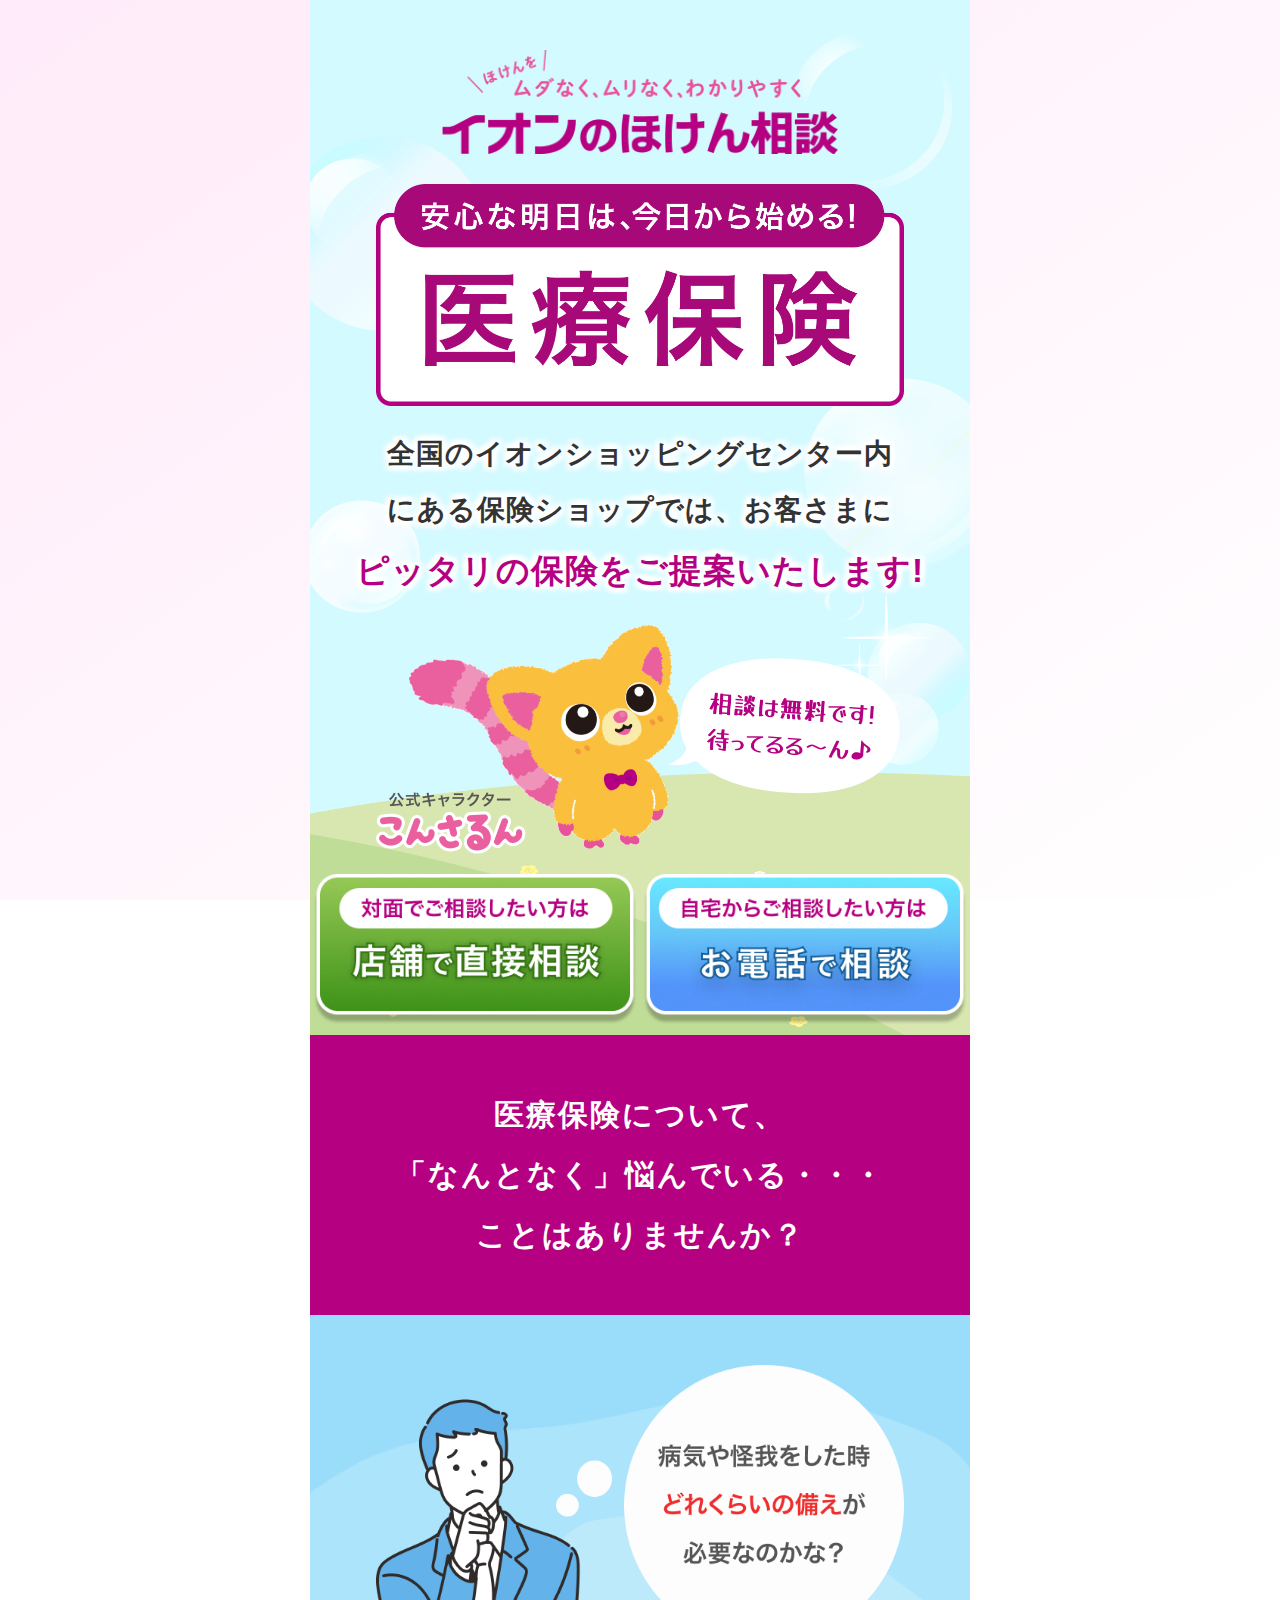
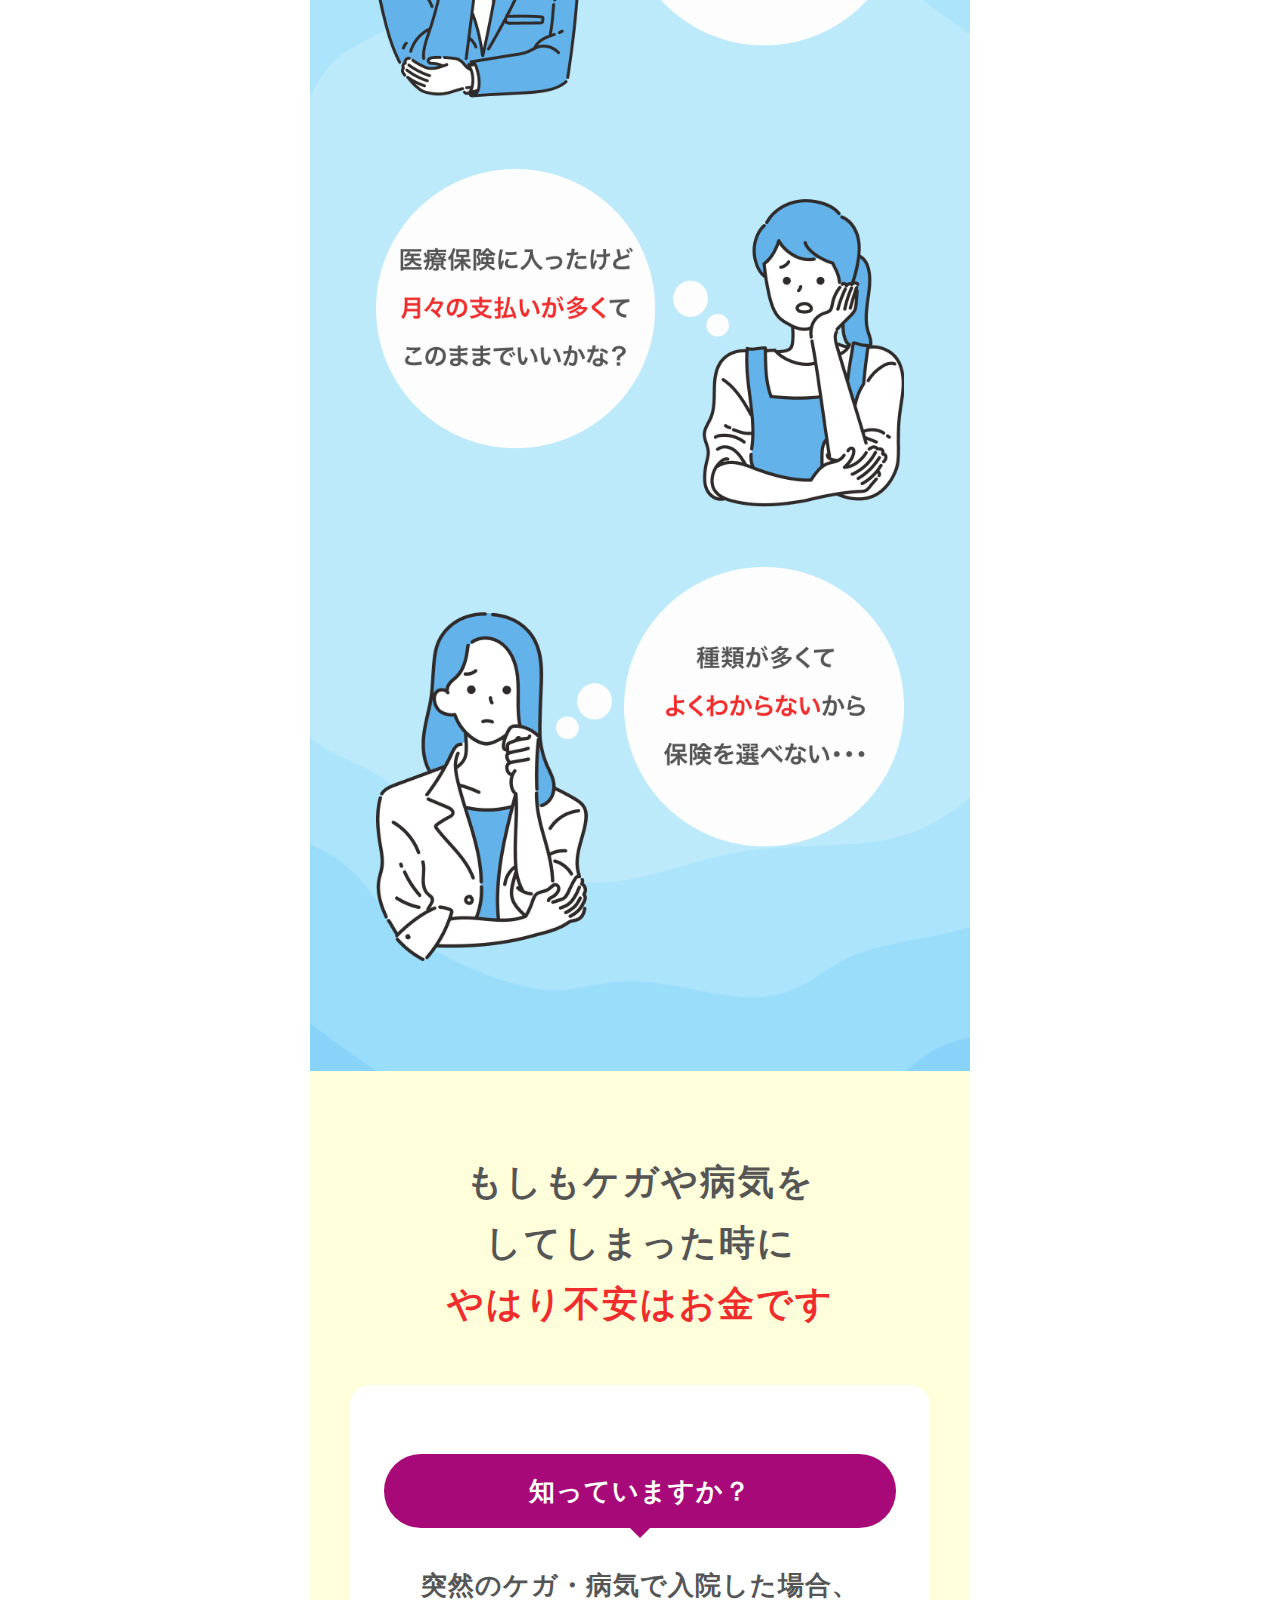
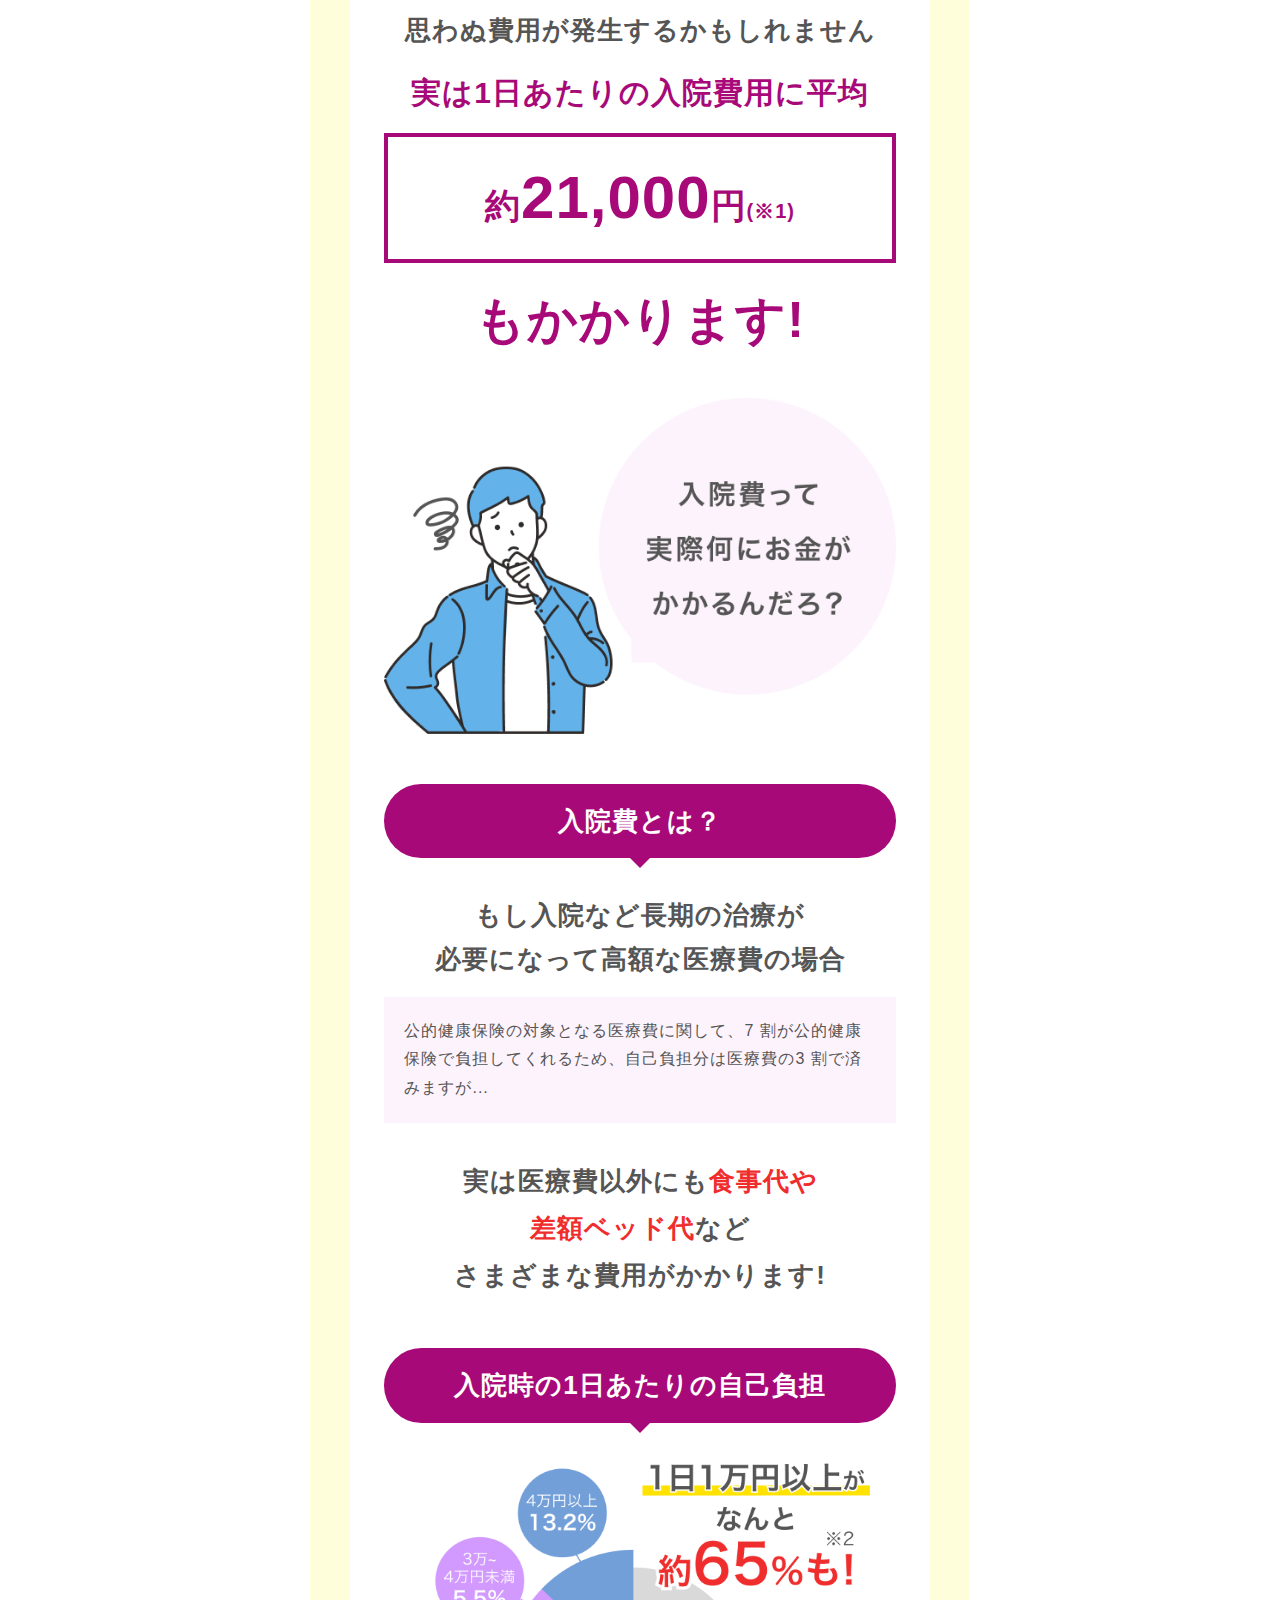
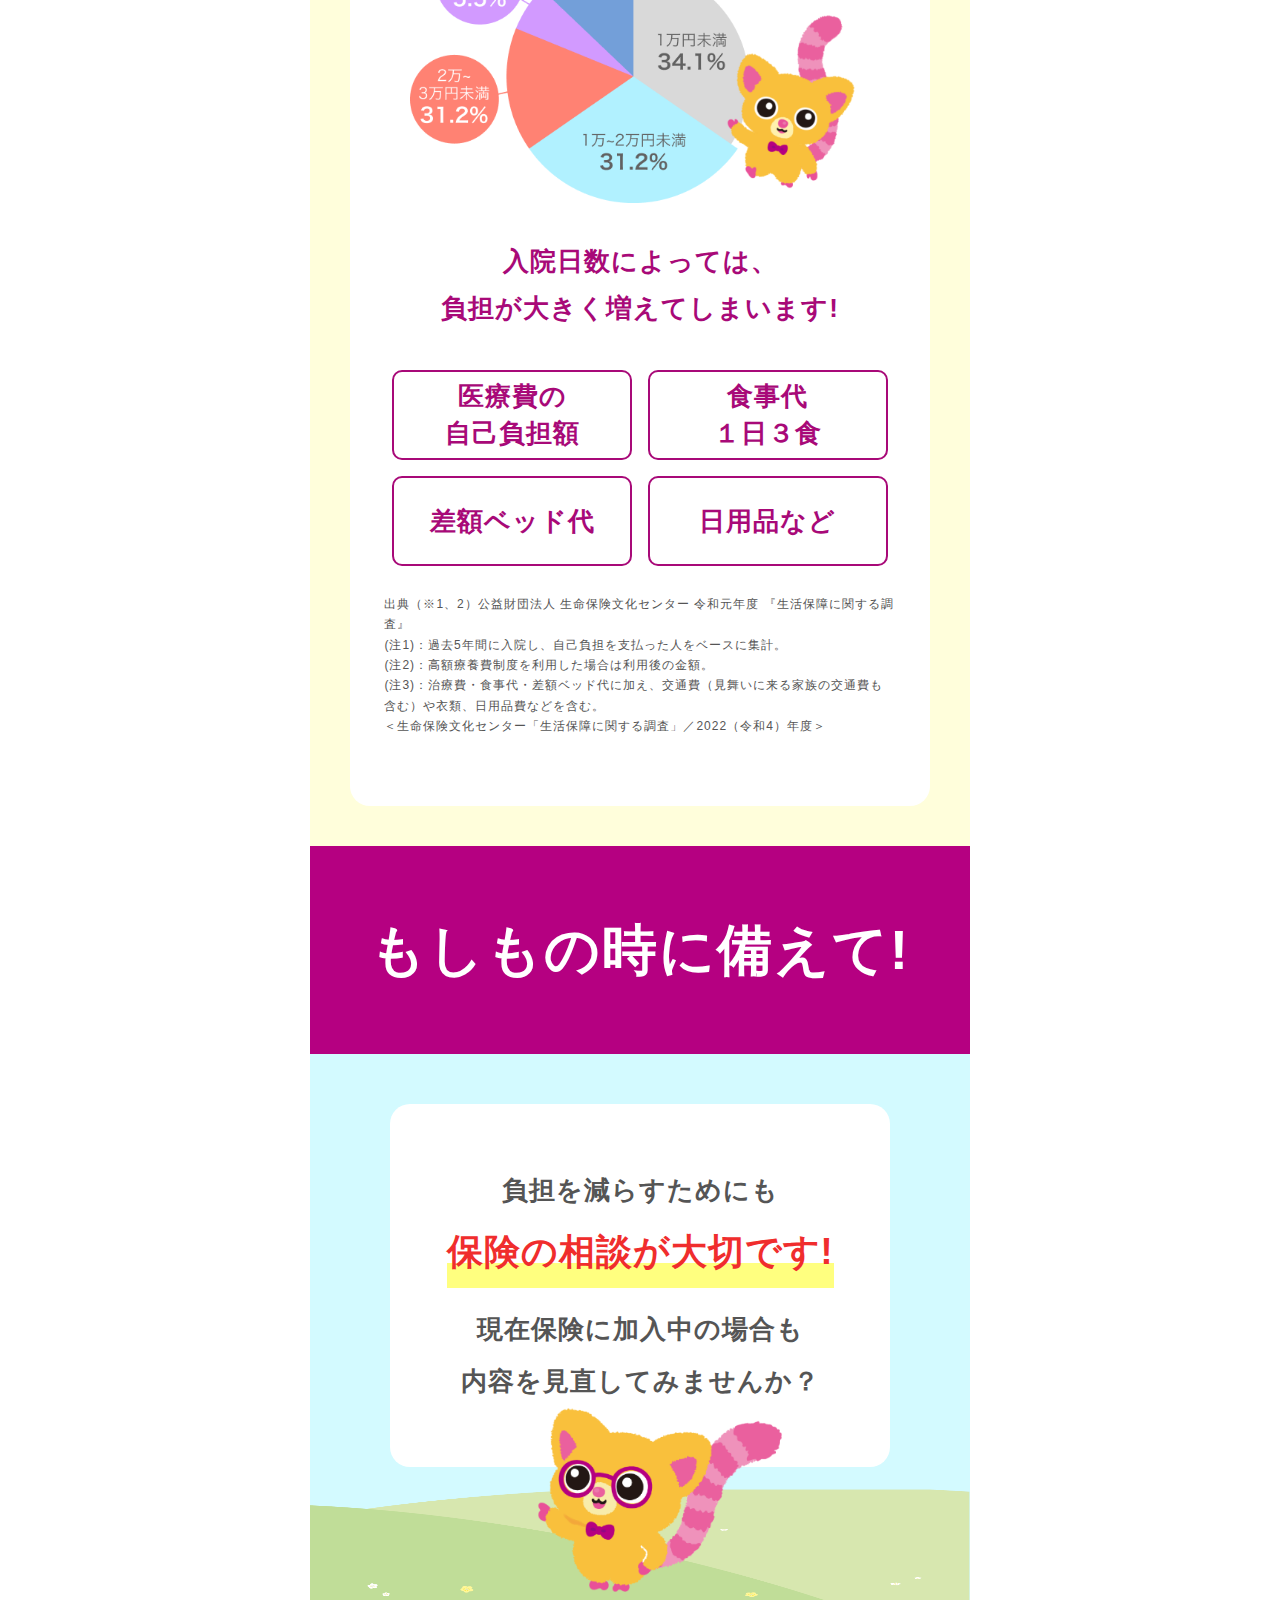
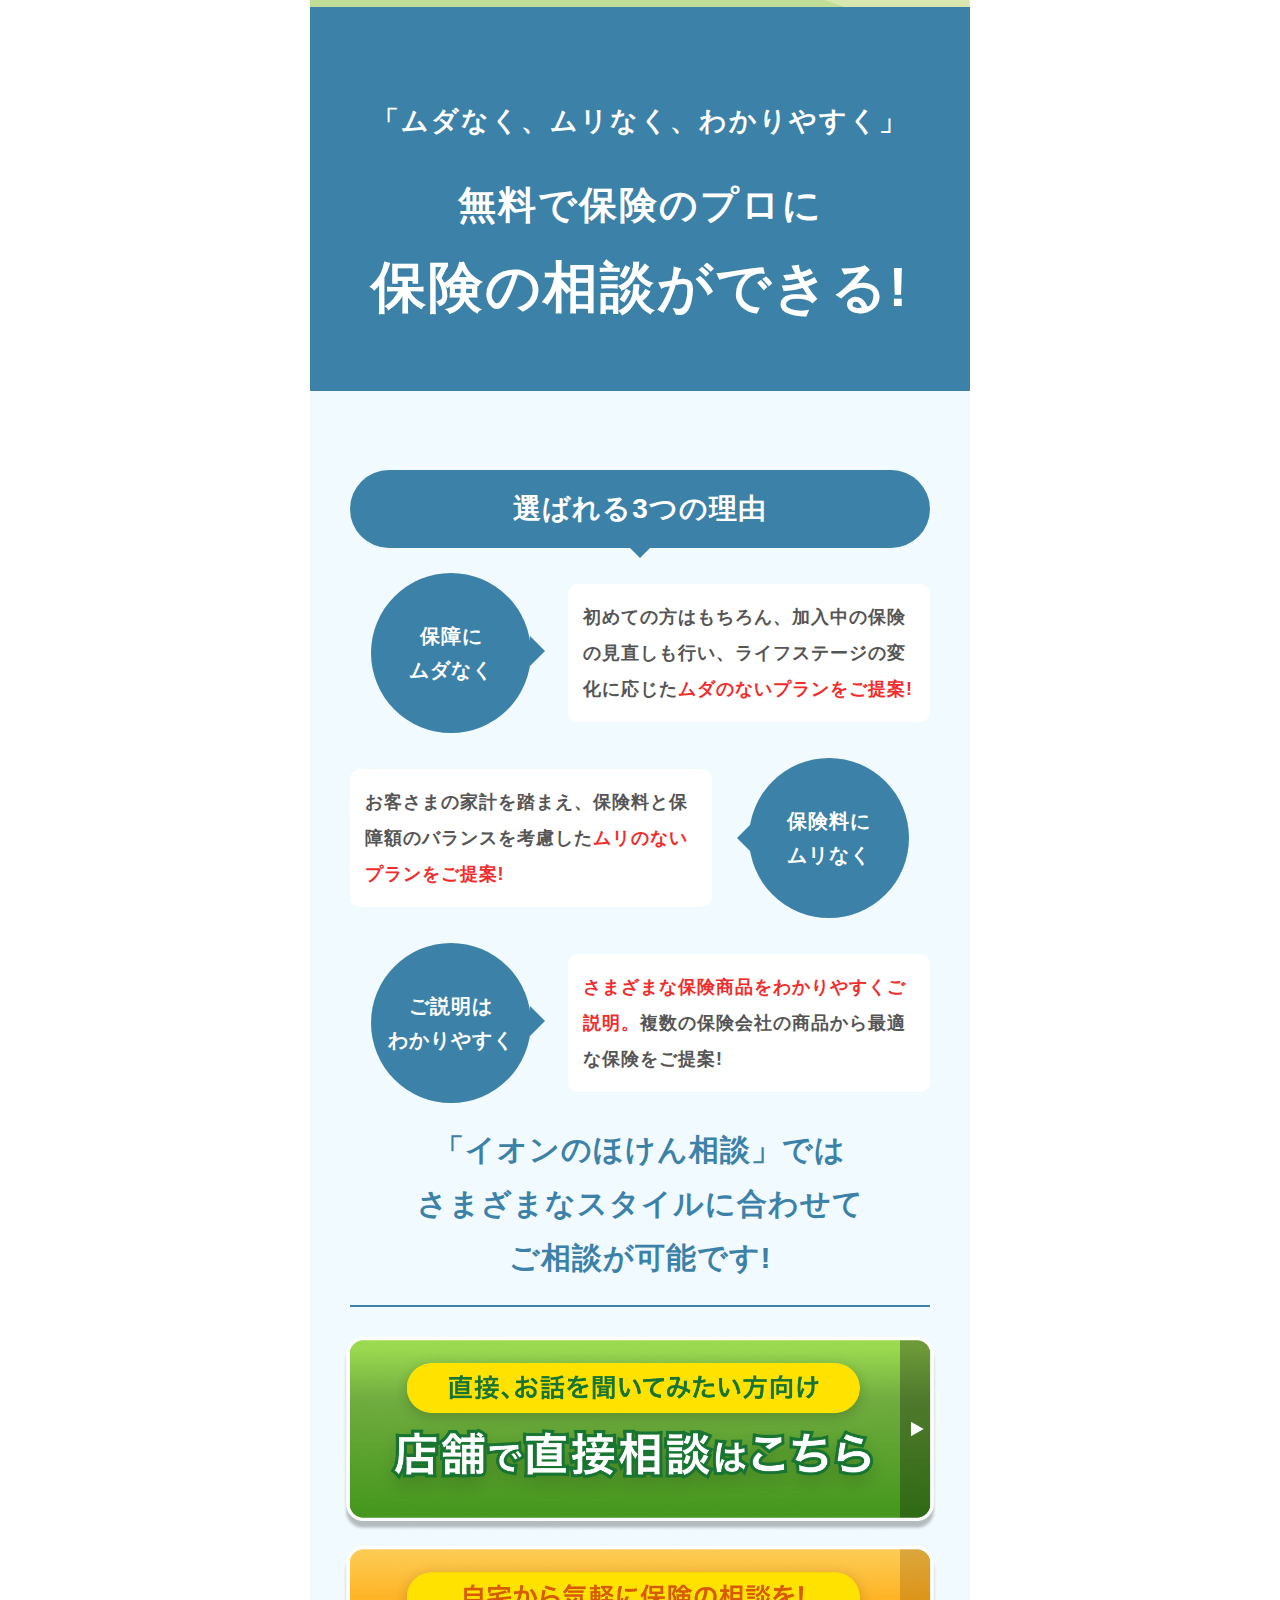
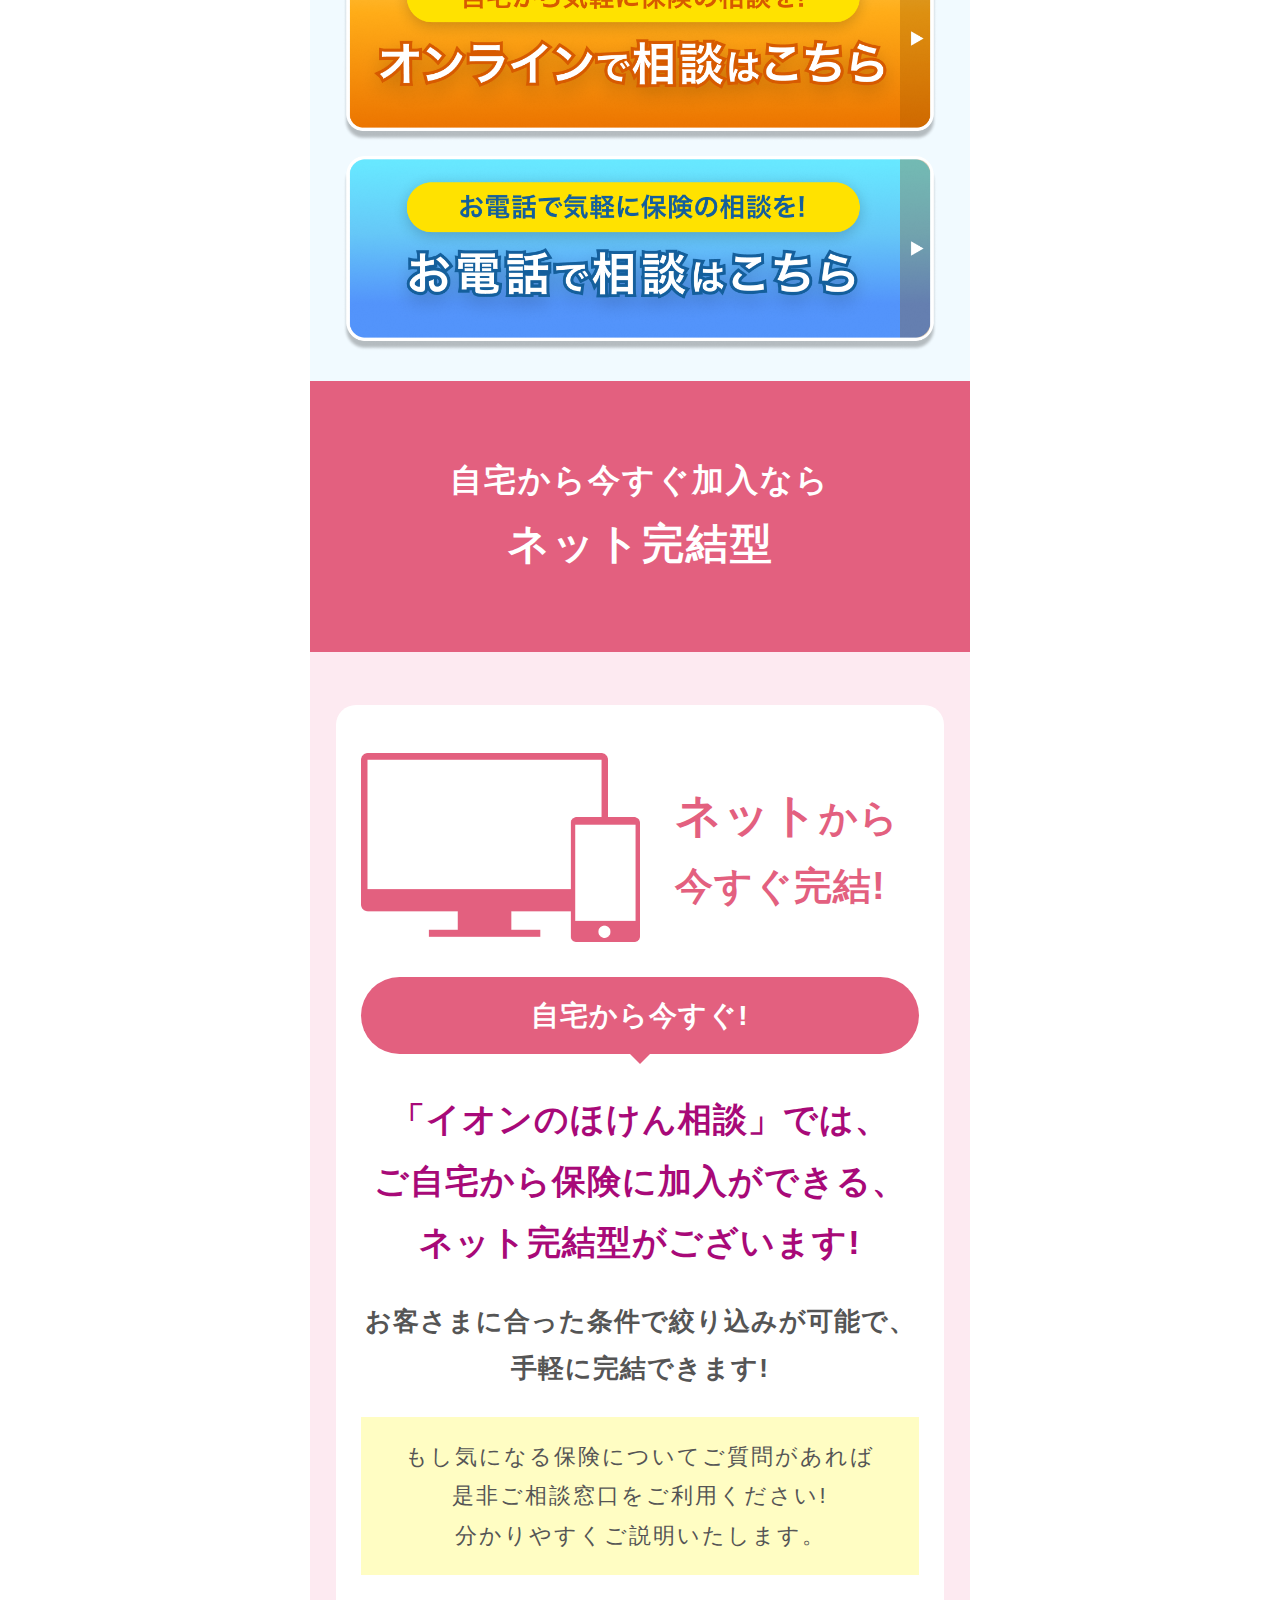
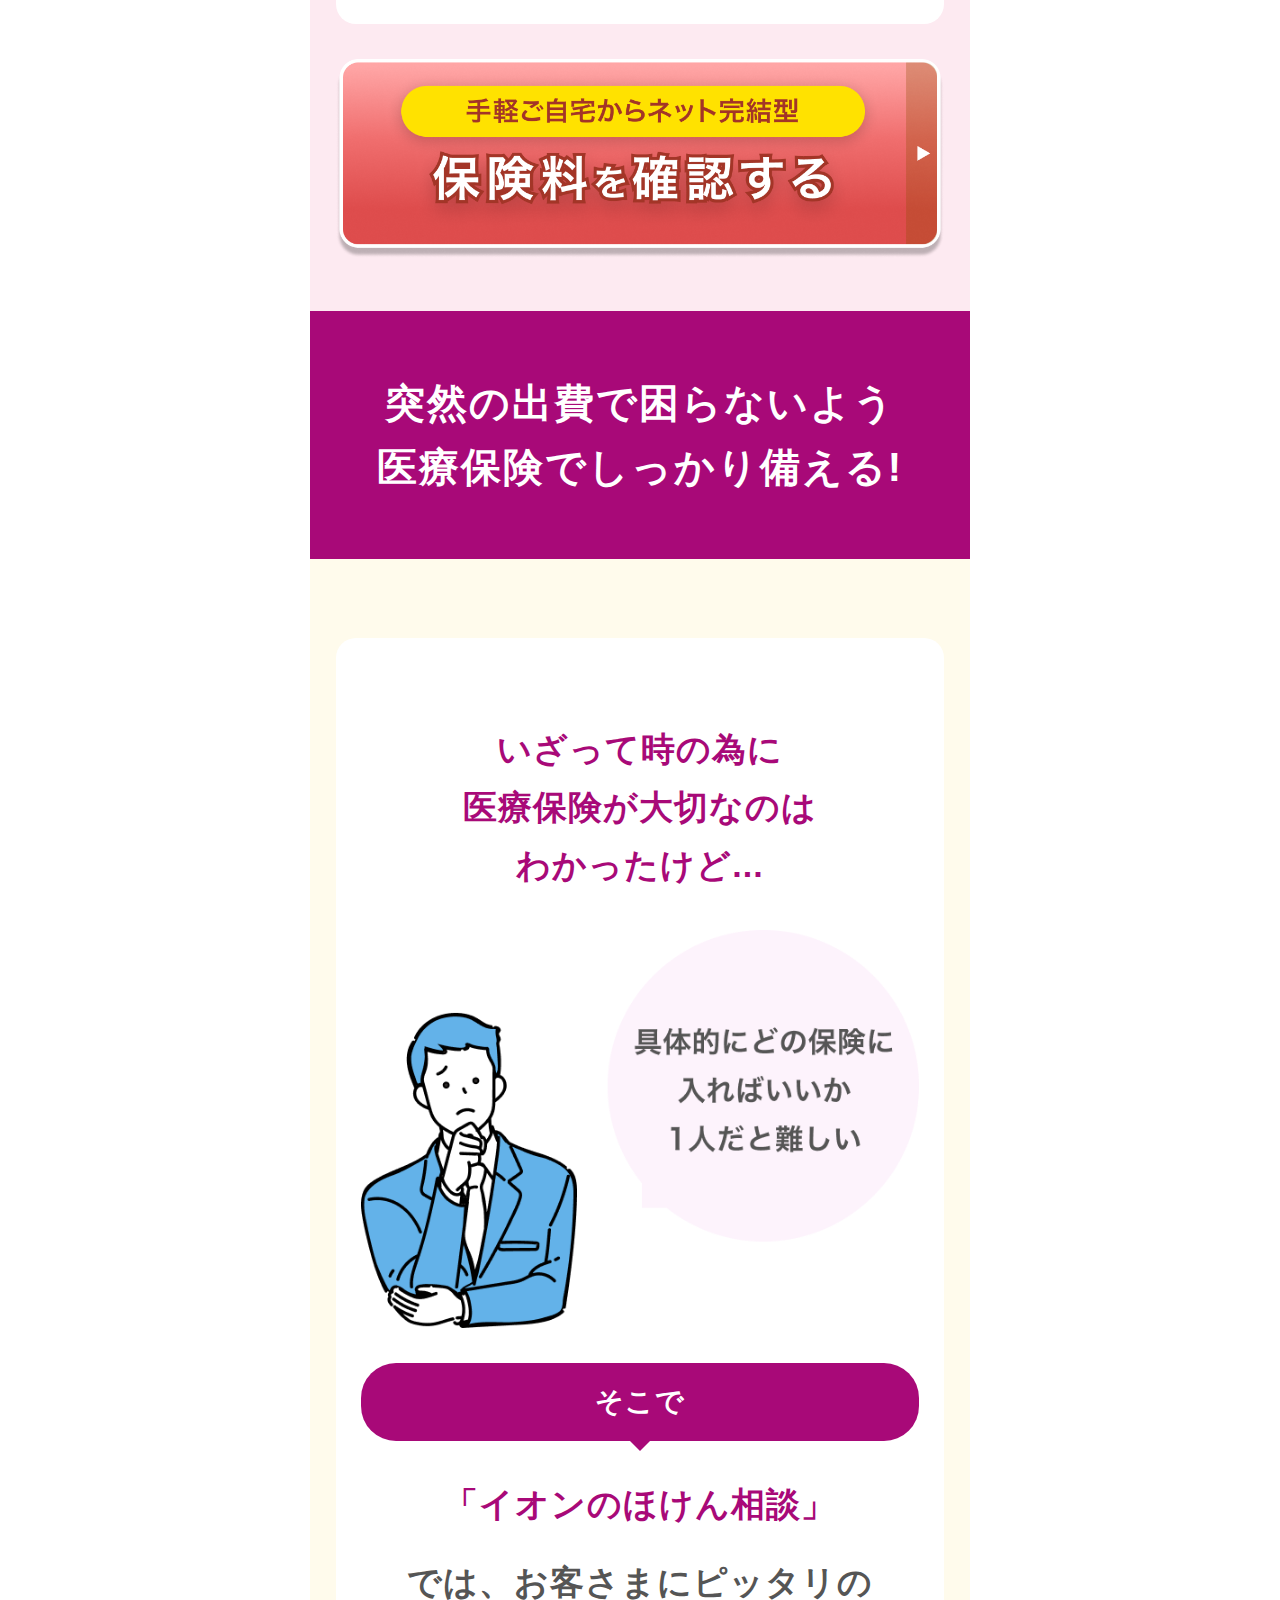
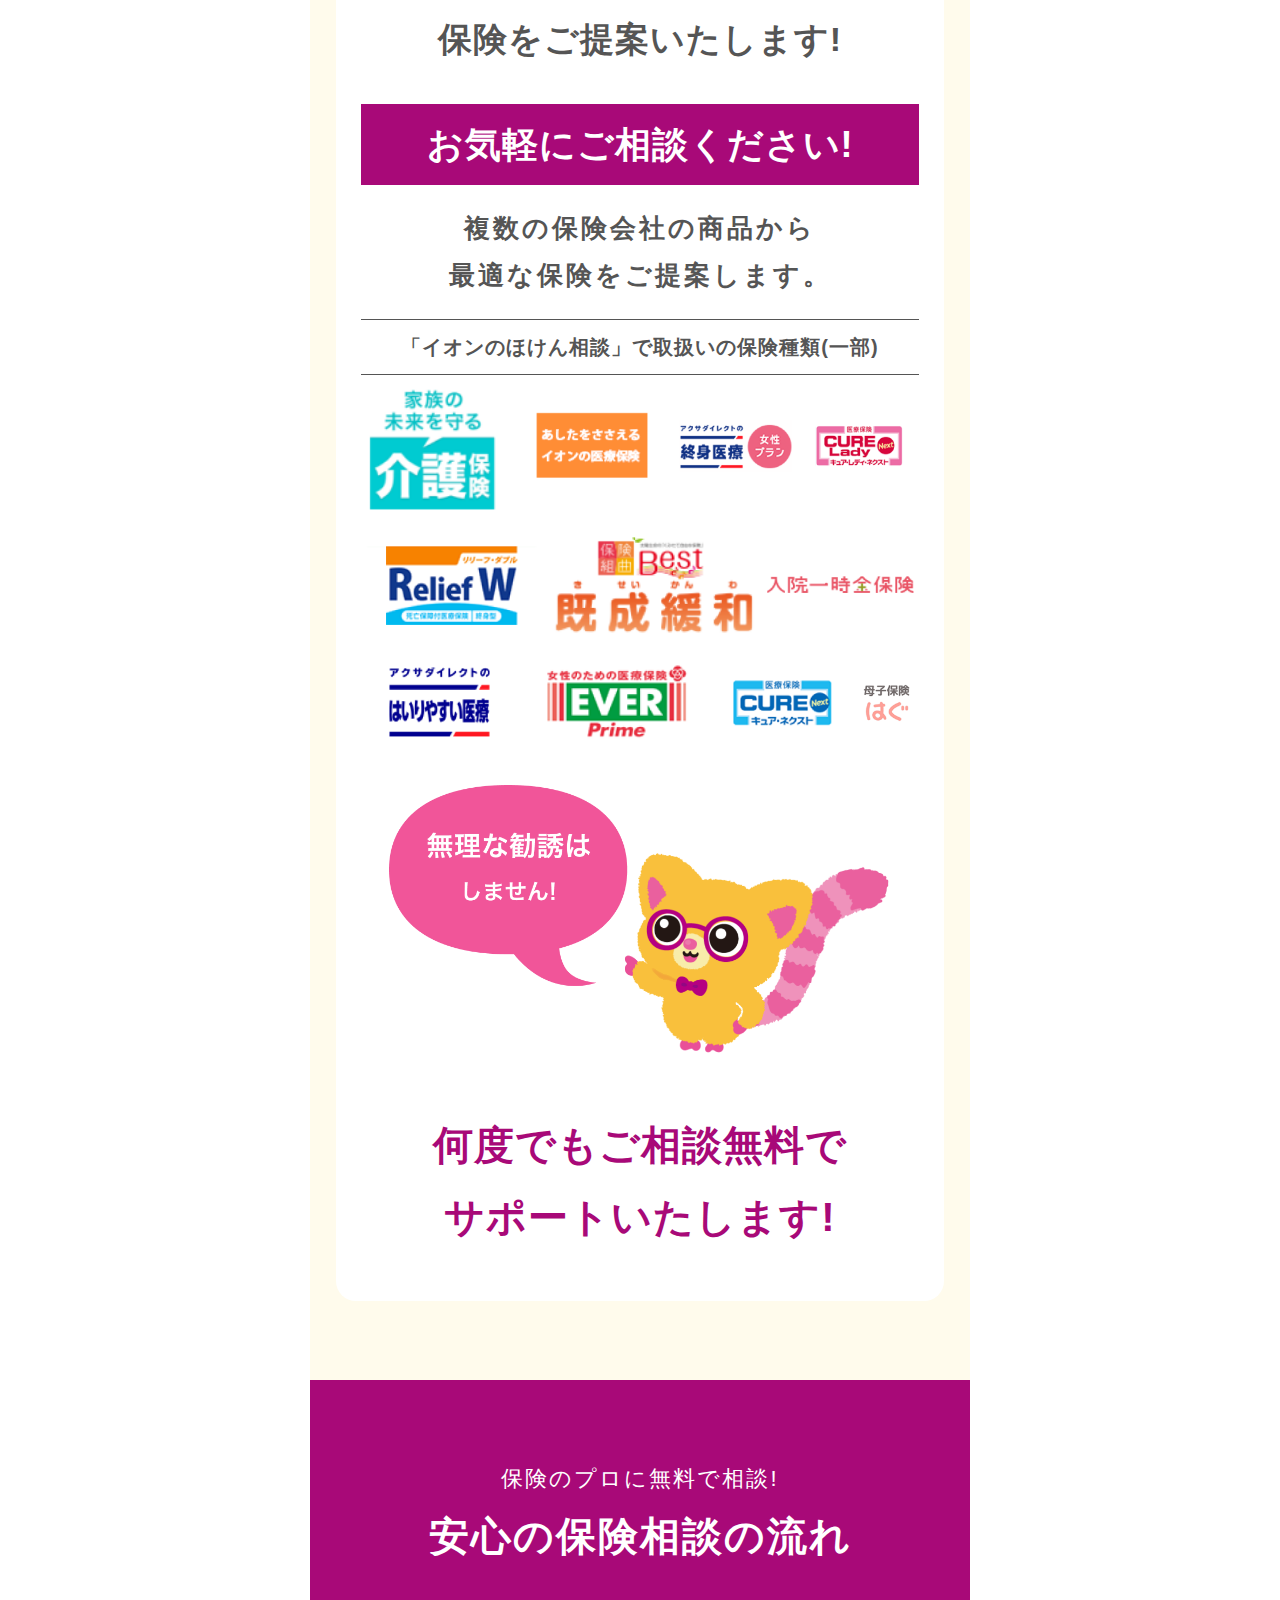
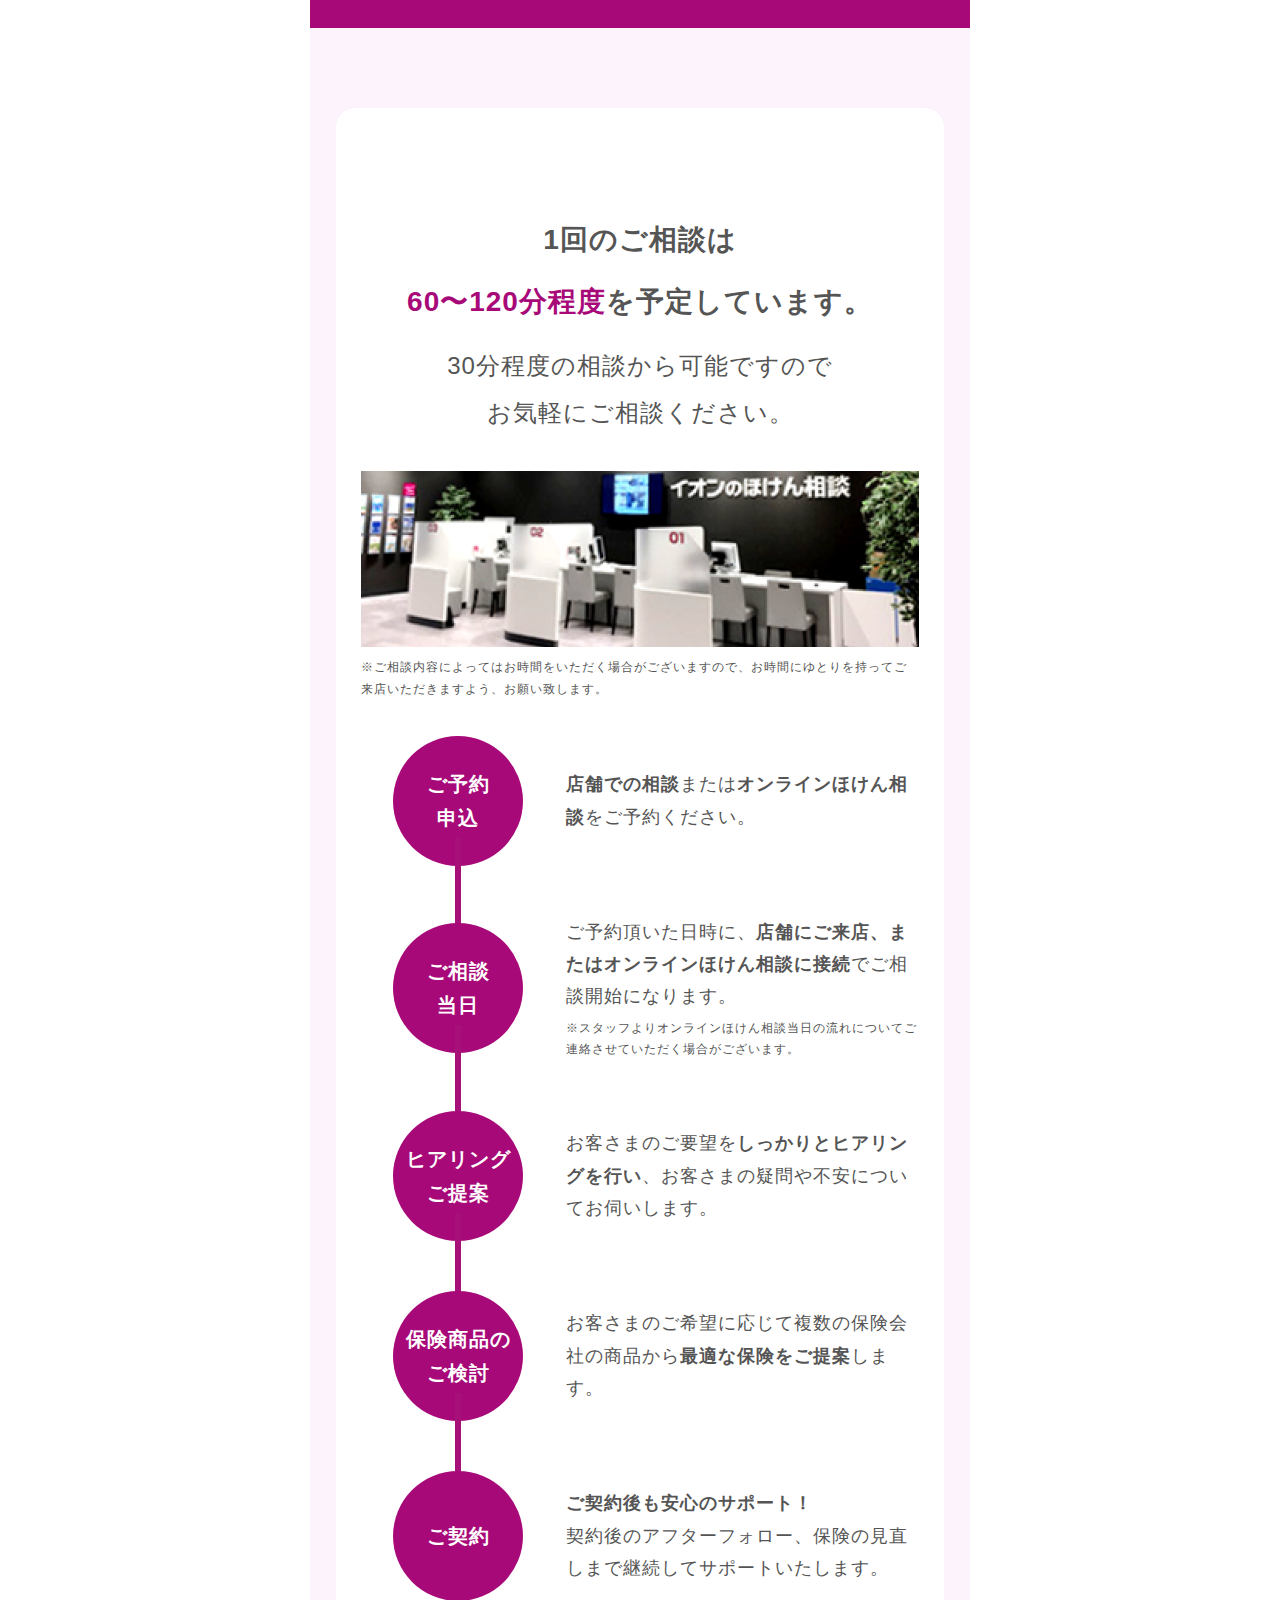
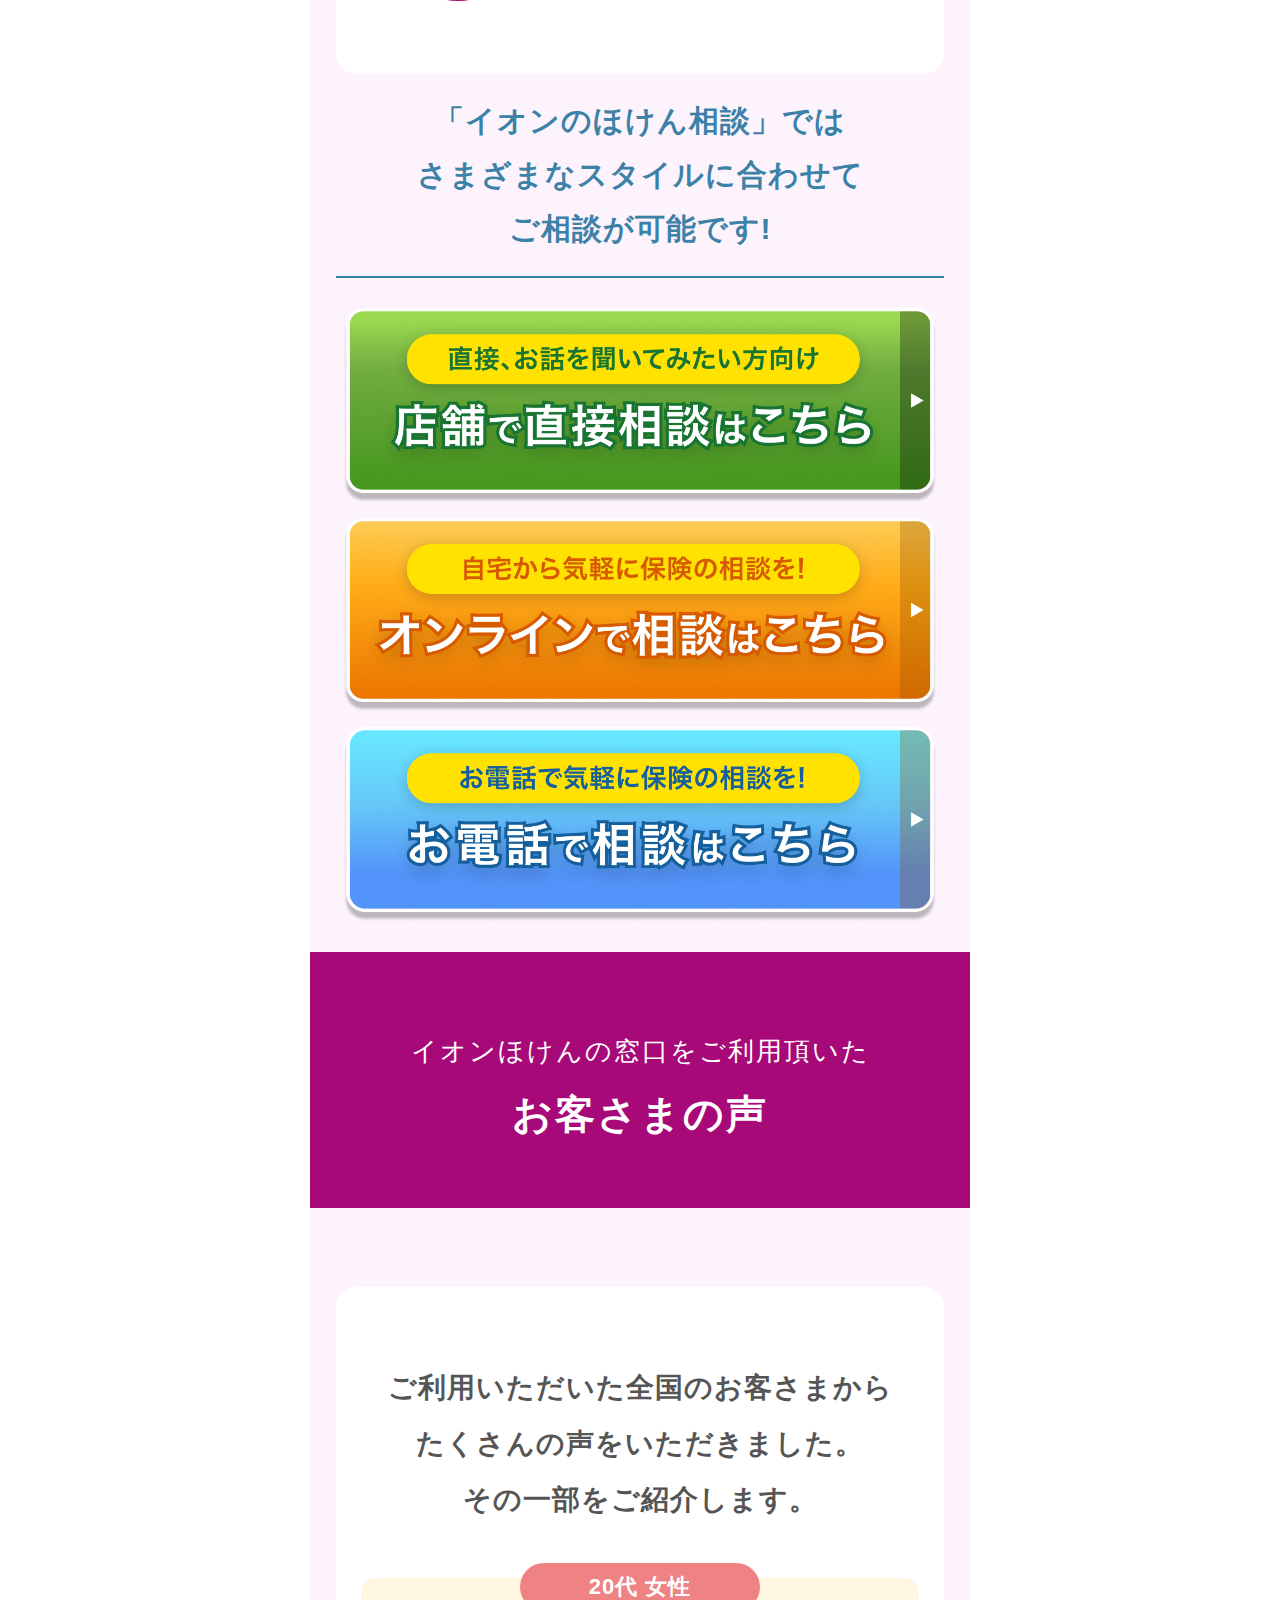
<file: long 21.31.25.html>
<!DOCTYPE html>
<html lang="ja">

<head>
    <!-- Google Tag Manager -->
    <script>(function (w, d, s, l, i) {
            w[l] = w[l] || []; w[l].push({
                'gtm.start':
                    new Date().getTime(), event: 'gtm.js'
            }); var f = d.getElementsByTagName(s)[0],
                j = d.createElement(s), dl = l != 'dataLayer' ? '&l=' + l : ''; j.async = true; j.src =
                    'https://www.googletagmanager.com/gtm.js?id=' + i + dl; f.parentNode.insertBefore(j, f);
        })(window, document, 'script', 'dataLayer', 'GTM-P3GN332');</script>
    <!-- End Google Tag Manager -->

    <meta charset="UTF-8">
    <meta name="viewport" content="width=device-width">
    <title>イオンのほけん相談</title>
    <meta name="description" content="全国のイオンショッピングセンター内にある保険ショップでは、お客さまにピッタリの保険をご提案いたします!" />
    <meta name="format-detection" content="telephone=no" />
    <meta name="keywords" content="イオン,保険,医療保険,保険相談,相談無料" />
    <meta name="msapplication-square70x70logo" content="./images/fav/site-tile-70x70.png">
    <meta name="msapplication-square150x150logo" content="./images/fav/site-tile-150x150.png">
    <meta name="msapplication-wide310x150logo" content="./images/fav/site-tile-310x150.png">
    <meta name="msapplication-square310x310logo" content="./images/fav/site-tile-310x310.png">
    <meta name="msapplication-TileColor" content="#0078d7">
    <link rel="shortcut icon" type="image/vnd.microsoft.icon" href="./images/fav/favicon.ico">
    <link rel="icon" type="image/vnd.microsoft.icon" href="./images/fav/favicon.ico">
    <link rel="apple-touch-icon" sizes="57x57" href="./images/fav/apple-touch-icon-57x57.png">
    <link rel="apple-touch-icon" sizes="60x60" href="./images/fav/apple-touch-icon-60x60.png">
    <link rel="apple-touch-icon" sizes="72x72" href="./images/fav/apple-touch-icon-72x72.png">
    <link rel="apple-touch-icon" sizes="76x76" href="./images/fav/apple-touch-icon-76x76.png">
    <link rel="apple-touch-icon" sizes="114x114" href="./images/fav/apple-touch-icon-114x114.png">
    <link rel="apple-touch-icon" sizes="120x120" href="./images/fav/apple-touch-icon-120x120.png">
    <link rel="apple-touch-icon" sizes="144x144" href="./images/fav/apple-touch-icon-144x144.png">
    <link rel="apple-touch-icon" sizes="152x152" href="./images/fav/apple-touch-icon-152x152.png">
    <link rel="apple-touch-icon" sizes="180x180" href="./images/fav/apple-touch-icon-180x180.png">
    <link rel="icon" type="image/png" sizes="36x36" href="./images/fav/android-chrome-36x36.png">
    <link rel="icon" type="image/png" sizes="48x48" href="./images/fav/android-chrome-48x48.png">
    <link rel="icon" type="image/png" sizes="72x72" href="./images/fav/android-chrome-72x72.png">
    <link rel="icon" type="image/png" sizes="96x96" href="./images/fav/android-chrome-96x96.png">
    <link rel="icon" type="image/png" sizes="128x128" href="./images/fav/android-chrome-128x128.png">
    <link rel="icon" type="image/png" sizes="144x144" href="./images/fav/android-chrome-144x144.png">
    <link rel="icon" type="image/png" sizes="152x152" href="./images/fav/android-chrome-152x152.png">
    <link rel="icon" type="image/png" sizes="192x192" href="./images/fav/android-chrome-192x192.png">
    <link rel="icon" type="image/png" sizes="256x256" href="./images/fav/android-chrome-256x256.png">
    <link rel="icon" type="image/png" sizes="384x384" href="./images/fav/android-chrome-384x384.png">
    <link rel="icon" type="image/png" sizes="512x512" href="./images/fav/android-chrome-512x512.png">
    <link rel="icon" type="image/png" sizes="36x36" href="./images/fav/icon-36x36.png">
    <link rel="icon" type="image/png" sizes="48x48" href="./images/fav/icon-48x48.png">
    <link rel="icon" type="image/png" sizes="72x72" href="./images/fav/icon-72x72.png">
    <link rel="icon" type="image/png" sizes="96x96" href="./images/fav/icon-96x96.png">
    <link rel="icon" type="image/png" sizes="128x128" href="./images/fav/icon-128x128.png">
    <link rel="icon" type="image/png" sizes="144x144" href="./images/fav/icon-144x144.png">
    <link rel="icon" type="image/png" sizes="152x152" href="./images/fav/icon-152x152.png">
    <link rel="icon" type="image/png" sizes="160x160" href="./images/fav/icon-160x160.png">
    <link rel="icon" type="image/png" sizes="192x192" href="./images/fav/icon-192x192.png">
    <link rel="icon" type="image/png" sizes="196x196" href="./images/fav/icon-196x196.png">
    <link rel="icon" type="image/png" sizes="256x256" href="./images/fav/icon-256x256.png">
    <link rel="icon" type="image/png" sizes="384x384" href="./images/fav/icon-384x384.png">
    <link rel="icon" type="image/png" sizes="512x512" href="./images/fav/icon-512x512.png">
    <link rel="icon" type="image/png" sizes="16x16" href="./images/fav/icon-16x16.png">
    <link rel="icon" type="image/png" sizes="24x24" href="./images/fav/icon-24x24.png">
    <link rel="icon" type="image/png" sizes="32x32" href="./images/fav/icon-32x32.png">
    <link rel="manifest" href="./images/fav/manifest.json">
    <meta property="og:site_name" content="イオンのほけん相談" />
    <!-- <meta property="og:url" content="https://" />リリース時に反映 -->
    <meta property="”og:image”" content="./images/og.png" />

    <link rel="stylesheet" href="./style.css">
</head>

<body>
    <!-- Google Tag Manager (noscript) -->
    <noscript><iframe src="https://www.googletagmanager.com/ns.html?id=GTM-P3GN332" height="0" width="0" style="display:none;visibility:hidden"></iframe></noscript>
    <!-- End Google Tag Manager (noscript) -->
    <main>
        <section id="contents_fv" class="fv-area">
            <div class="container">
                <div>
                    <img src="./images/logo.png" class="logo" alt="イオンのほけん相談">
                </div>
                <div>
                    <img src="./images/fv-img.png" class="fv-img" alt="安心な明日は、今日から始める!医療保険">
                </div>
                <p>
                    全国のイオンショッピングセンター内<br>
                    にある保険ショップでは、お客さまに<br>
                    <span>ピッタリの保険をご提案いたします!</span>
                </p>
                <div>
                    <img src="./images/fv-icon.png" class="fv-icon" alt="こんさるん">
                </div>
                <div class="flex">
                    <div>
                        <a href="https://www.hokenmarket.net/shop/">
                            <img src="./images/btn-img-g.png" class="btn-img" alt="店舗で直接相談はこちら">
                        </a>
                    </div>
                    <div>
                        <a href="https://www.hokenmarket.net/shop/denwa.html">
                            <img src="./images/btn-img-b.png" class="btn-img" alt="お電話で相談はこちら">
                        </a>
                    </div>
                </div>

            </div>
        </section>

        <section id="contents_trouble" class="trouble-area">
            <div class="head">
                <div class="container">
                    <h2>
                        医療保険について、<br>
                        「なんとなく」悩んでいる・・・<br>
                        ことはありませんか？
                    </h2>
                </div>
            </div>
            <div class="contents">
                <div class="container">
                    <div class="flex trouble-icon-1">
                        <div class="trouble-icon-character">
                            <img src="./images/trouble-icon.png" class="trouble-icon" alt="病気や怪我をした時どれくらいの備えが必要なのかな？">
                        </div>
                    </div>
                    <div class="flex reverse trouble-icon-2">
                        <div class="trouble-icon-character">
                            <img src="./images/trouble-icon-2.png" class="trouble-icon" alt="医療保険に入ったけど月々の支払いが多くてこのままでいいかな？">
                        </div>
                    </div>
                    <div class="flex trouble-icon-3">
                        <div class="trouble-icon-character">
                            <img src="./images/trouble-icon-3.png" class="trouble-icon" alt="種類が多くてよくわからないから保険を選べない">
                        </div>
                    </div>
                </div>
            </div>
        </section>

        <section id="contents_cost" class="cost-area">
            <div class="container">
                <h2>
                    もしもケガや病気を<br>
                    してしまった時に<br>
                    <span>やはり不安はお金です</span>
                </h2>
                <div class="contents">
                    <div class="container">
                        <div class="content knowledge">
                            <h3>知っていますか？</h3>
                            <p>
                                突然のケガ・病気で入院した場合、<br>
                                思わぬ費用が発生するかもしれません
                            </p>
                            <div class="average-cost">
                                実は1日あたりの入院費用に平均
                                <div class="card">
                                    <span>約</span>21,000<span>円</span><span class="annotation">(※1)</span>
                                </div>
                                <span class="average-cost-text">もかかります!</span>
                            </div>
                            <div class="flex">
                                <div>
                                    <img src="./images/cost-icon.png" class="cost-icon" alt="入院費って実際何にお金がかかるんだろう？">
                                </div>
                            </div>
                        </div>
                        <div class="content cost">
                            <h3>入院費とは？</h3>
                            <p>
                                もし入院など長期の治療が<br>
                                必要になって高額な医療費の場合
                            </p>
                            <div>
                                公的健康保険の対象となる医療費に関して、7 割が公的健康保険で負担してくれるため、自己負担分は医療費の3 割で済みますが...
                            </div>
                            <div>
                                実は医療費以外にも<span>食事代や<br>
                                    差額ベッド代</span>など<br>
                                さまざまな費用がかかります!
                            </div>
                        </div>
                        <div class="content daily-cost">
                            <h3>入院時の1日あたりの自己負担</h3>
                            <div>
                                <img src="./images/daily-cost-img.png" class="daily-cost-img" alt="1日1万円以上がなんと約65%も！">
                            </div>
                            <p>
                                入院日数によっては、<br>
                                負担が大きく増えてしまいます!
                            </p>
                            <div class="flex">
                                <div>
                                    医療費の<br>
                                    自己負担額
                                </div>
                                <div>
                                    食事代<br>
                                    １日３食
                                </div>
                                <div>
                                    差額ベッド代
                                </div>
                                <div>
                                    日用品など
                                </div>
                            </div>
                            <p>
                                出典（※1、2）公益財団法人 生命保険文化センター 令和元年度 『生活保障に関する調査』<br>
                                (注1)：過去5年間に入院し、自己負担を支払った人をベースに集計。<br>
                                (注2)：高額療養費制度を利用した場合は利用後の金額。<br>
                                (注3)：治療費・食事代・差額ベッド代に加え、交通費（見舞いに来る家族の交通費も含む）や衣類、日用品費などを含む。<br>
                                ＜生命保険文化センター「生活保障に関する調査」／2022（令和4）年度＞
                            </p>
                        </div>
                    </div>
                </div>
            </div>
        </section>

        <section id="contents_consultation" class="consultation-area">
            <div class="head">
                <div class="container">
                    <h2>
                        もしもの時に備えて!
                    </h2>
                </div>
            </div>
            <div class="contents">
                <p>
                    負担を減らすためにも<br>
                    <span>保険の相談が大切です!</span><br>
                    現在保険に加入中の場合も<br>
                    内容を見直してみませんか？
                </p>
                <div class="consultation-character">
                    <img src="./images/consulting-icon.png" class="consulting-icon" alt="こんさるん">
                </div>
            </div>
        </section>


        <section id="contents_reason_1" class="reason-area">
            <div class="head">
                <div class="container">
                    <h2>
                        「ムダなく、ムリなく、わかりやすく」<br>
                        <span>無料で保険のプロに</span><br>
                        保険の相談ができる!
                    </h2>
                </div>
            </div>
            <div class="contents">
                <div class="container">
                    <h3>選ばれる3つの理由</h3>
                    <div class="flex">
                        <div>
                            <div>
                                保障に<br>
                                ムダなく
                            </div>
                        </div>
                        <div>
                            <div>
                                初めての方はもちろん、加入中の保険の見直しも行い、ライフステージの変化に応じた<span>ムダのないプランをご提案!</span>
                            </div>
                        </div>
                    </div>
                    <div class="flex reverse">
                        <div>
                            <div>
                                保険料に<br>
                                ムリなく
                            </div>
                        </div>
                        <div>
                            <div>
                                お客さまの家計を踏まえ、保険料と保障額のバランスを考慮した<span>ムリのないプランをご提案!</span>
                            </div>
                        </div>
                    </div>
                    <div class="flex">
                        <div>
                            <div>
                                ご説明は<br>
                                わかりやすく
                            </div>
                        </div>
                        <div>
                            <div>
                                <span>さまざまな保険商品をわかりやすくご説明。</span>複数の保険会社の商品から最適な保険をご提案!
                            </div>
                        </div>
                    </div>
                    <p>
                        「イオンのほけん相談」では<br>
                        さまざまなスタイルに合わせて<br>
                        ご相談が可能です!
                    </p>
                </div>
            </div>
        </section>

        <section id="contents_cta_1" class="cta-area">
            <div class="container">
                <div>
                    <a href="https://www.hokenmarket.net/shop/">
                        <img src="./images/cta-btn-img-g.png" class="cta-btn-img" alt="店舗で直接相談はこちら">
                    </a>
                </div>
                <div>
                    <a href="https://www.hokenmarket.net/shop/onlineten.html">
                        <img src="./images/cta-btn-img-o.png" class="cta-btn-img" alt="オンラインで相談はこちら">
                    </a>
                </div>
                <div>
                    <a href="https://www.hokenmarket.net/shop/denwa.html">
                        <img src="./images/cta-btn-img-b.png" class="cta-btn-img" alt="お電話で相談はこちら">
                    </a>
                </div>
            </div>
        </section>

        <section id="contents_online-application-1" class="online-application-area">
            <div class="head">
                <div class="container">
                    <h2>
                        自宅から今すぐ加入なら<br>
                        <span>ネット完結型</span>
                    </h2>
                </div>
            </div>
            <div class="contents">
                <div class="content">
                    <div class="container">
                        <div class="flex">
                            <div>
                                <img src="./images/online-application-area-icon.png" class="online-application-area-icon" alt="ネットから今すぐ完結!">
                            </div>
                            <div>
                                <span>ネット</span>から<br>
                                今すぐ完結!
                            </div>
                        </div>
                        <h3>自宅から今すぐ!</h3>
                        <p>
                            「イオンのほけん相談」では、<br>
                            ご自宅から保険に加入ができる、<br>
                            ネット完結型がございます!<br>
                            <span>
                                お客さまに合った条件で絞り込みが可能で、<br>
                                手軽に完結できます!
                            </span>
                        </p>
                        <div class="desc">
                            もし気になる保険についてご質問があれば<br>
                            是非ご相談窓口をご利用ください!<br>
                            分かりやすくご説明いたします。
                        </div>
                    </div>
                </div>
                <div>
                    <a href="https://www.hokenmarket.net/estimate/">
                        <img src="./images/cta-btn-img-r.png" class="cta-btn-img-r" alt="保険料を確認する">
                    </a>
                </div>
            </div>
        </section>

        <section id="contents_support" class="support-area">
            <div class="head">
                <div class="container">
                    <h2>
                        突然の出費で困らないよう<br>
                        医療保険でしっかり備える!
                    </h2>
                </div>
            </div>
            <div class="contents">
                <div class="content">
                    <div class="container">
                        <p>
                            いざって時の為に<br>
                            医療保険が大切なのは<br>
                            わかったけど...
                        </p>
                        <div class="flex">
                            <div>
                                <img src="./images/support-area-icon.png" class="support-area-icon" alt="具体的にどの保険に入ればいいか1人だと難しい">
                            </div>
                        </div>
                        <h3>そこで</h3>
                        <p>
                            「イオンのほけん相談」
                            <span>
                                では、お客さまにピッタリの<br>
                                保険をご提案いたします!
                            </span>
                        </p>
                        <div class="types">
                            <div class="title">お気軽にご相談ください!</div>
                            <p>
                                複数の保険会社の商品から<br>
                                最適な保険をご提案します。
                            </p>
                            <h3>
                                「イオンのほけん相談」で取扱いの保険種類​(一部)
                            </h3>
                            <div class="flex">
                                <div>
                                    <img src="./images/type-logo.png" class="type-logo" alt="家族の未来を守る介護保険">
                                </div>
                                <div>
                                    <img src="./images/type-logo-2.png" class="type-logo" alt="あしたをささえるイオンの医療保険">
                                </div>
                                <div>
                                    <img src="./images/type-logo-3.png" class="type-logo" alt="アクサダイレクトの終身医療">
                                </div>
                                <div>
                                    <img src="./images/type-logo-4.png" class="type-logo" alt="キュア・レディ・ネクスト">
                                </div>
                            </div>
                            <div class="flex">
                                <div>
                                    <img src="./images/type-logo-5.png" class="type-logo" alt="Relief W">
                                </div>
                                <div>
                                    <img src="./images/type-logo-6.png" class="type-logo" alt="保健組曲BEST">
                                </div>
                                <div>
                                    <img src="./images/type-logo-7.png" class="type-logo" alt="入院一時金保険">
                                </div>
                            </div>
                            <div class="flex">
                                <div>
                                    <img src="./images/type-logo-8.png" class="type-logo" alt="アクサダイレクト">
                                </div>
                                <div>
                                    <img src="./images/type-logo-9.png" class="type-logo" alt="EVER Prime">
                                </div>
                                <div>
                                    <img src="./images/type-logo-10.png" class="type-logo" alt="キュアネクスト">
                                </div>
                                <div>
                                    <img src="./images/type-logo-11.png" class="type-logo" alt="母子保健はぐ">
                                </div>
                            </div>
                            <div>
                                <img src="./images/support-area-icon-2.png" class="support-area-icon-2" alt="無理な勧誘はいたしません！">
                                <p>
                                    何度でもご相談無料で<br>
                                    サポートいたします!
                                </p>
                            </div>
                        </div>

                    </div>
                </div>
            </div>
        </section>

        <section id="contents_flow" class="flow-area">
            <div class="head">
                <div class="container">
                    <h2>
                        保険のプロに無料で相談!<br>
                        安心の保険相談の流れ
                    </h2>
                </div>
            </div>
            <div class="contents">
                <div class="content">
                    <div class="container">
                        <p class="desc">
                            1回のご相談は<br>
                            <span>60〜120分程度</span>を予定しています。<br>
                            <span>
                                30分程度の相談から可能ですので<br>
                                お気軽にご相談ください。
                            </span>
                        </p>
                        <div>
                            <img src="./images/flow-area-img.png" class="flow-area-img" alt="イオンほけん相談の窓口">
                        </div>
                        <div class="note">
                            ※ご相談内容によってはお時間をいただく場合がございますので、お時間にゆとりを持ってご来店いただきますよう、お願い致します。
                        </div>
                        <div class="flow">
                            <div class="flex">
                                <div>
                                    <div class="flow-round">
                                        ご予約<br>
                                        申込
                                        <div class="flow-boarder"></div>
                                    </div>
                                </div>
                                <div>
                                    <span>店舗での相談</span>または<span>オンラインほけん相談</span>をご予約ください。
                                </div>
                            </div>
                            <div class="flex">
                                <div>
                                    <div class="flow-round">
                                        ご相談<br>
                                        当日
                                        <div class="flow-boarder"></div>
                                    </div>
                                </div>
                                <div>
                                    ご予約頂いた日時に、<span>店舗にご来店、またはオンラインほけん相談に接続</span>でご相談開始になります。<br>
                                    <div>
                                        ※スタッフよりオンラインほけん相談当日の流れについてご連絡させていただく場合がございます。
                                    </div>
                                </div>
                            </div>
                            <div class="flex">
                                <div>
                                    <div class="flow-round">
                                        ヒアリング<br>
                                        ご提案
                                        <div class="flow-boarder"></div>
                                    </div>
                                </div>
                                <div>
                                    お客さまのご要望を<span>しっかりとヒアリングを行い</span>、お客さまの疑問や不安についてお伺いします。
                                </div>
                            </div>
                            <div class="flex">
                                <div>
                                    <div class="flow-round">
                                        保険商品の<br>
                                        ご検討
                                        <div class="flow-boarder"></div>
                                    </div>
                                </div>
                                <div>
                                    お客さまのご希望に応じて複数の保険会社の商品から<span>最適な保険をご提案</span>します。
                                </div>
                            </div>
                            <div class="flex">
                                <div>
                                    <div class="flow-round">
                                        ご契約
                                    </div>
                                </div>
                                <div>
                                    <span>ご契約後も安心のサポート！</span><br>
                                    契約後のアフターフォロー、保険の見直しまで継続してサポートいたします。
                                </div>
                            </div>
                        </div>
                    </div>
                </div>
                <div class="container">
                    <p>
                        「イオンのほけん相談」では<br>
                        さまざまなスタイルに合わせて<br>
                        ご相談が可能です!
                    </p>
                </div>
            </div>
        </section>

        <section id="contents_cta-2" class="cta-area bg-color">
            <div class="container">
                <div>
                    <a href="https://www.hokenmarket.net/shop/">
                        <img src="./images/cta-btn-img-g.png" class="cta-btn-img" alt="店舗で直接相談はこちら">
                    </a>
                </div>
                <div>
                    <a href="https://www.hokenmarket.net/shop/onlineten.html">
                        <img src="./images/cta-btn-img-o.png" class="cta-btn-img" alt="オンラインで相談はこちら">
                    </a>
                </div>
                <div>
                    <a href="https://www.hokenmarket.net/shop/denwa.html">
                        <img src="./images/cta-btn-img-b.png" class="cta-btn-img" alt="お電話で相談はこちら">
                    </a>
                </div>
            </div>
        </section>

        <section id="contents_voice" class="voice-area">
            <div class="head">
                <div class="container">
                    <h2>
                        イオンほけんの窓口をご利用頂いた<br>
                        お客さまの声
                    </h2>
                </div>
            </div>
            <div class="contents">
                <div class="content">
                    <div class="container">
                        <p>
                            ご利用いただいた全国のお客さまから<br>
                            たくさんの声をいただきました。<br>
                            その一部をご紹介します。
                        </p>
                        <div class="cards">
                            <div class="card">
                                <div class="title female">20代 女性</div>
                                <div class="flex">
                                    <div>
                                        <img src="./images/voice-area-icon.png" class="voice-area-icon" alt="20代女性">
                                    </div>
                                    <div>
                                        予算の範囲内で、手厚い保障が受けられる商品を提案していただけました。親身になって相談に乗っていただきありがたかったです。
                                    </div>
                                </div>
                            </div>
                            <div class="card">
                                <div class="title male">20代 男性</div>
                                <div class="flex reverse">
                                    <div>
                                        <img src="./images/voice-area-icon-2.png" class="voice-area-icon" alt="20代 男性">
                                    </div>
                                    <div>
                                        何も保険のことを知らなかったのですが、きちんと理由を伝えたうえで提案してもらえるので、安心して契約ができました。
                                    </div>
                                </div>
                            </div>
                            <div class="card">
                                <div class="title male">30代 男性</div>
                                <div class="flex">
                                    <div>
                                        <img src="./images/voice-area-icon-3.png" class="voice-area-icon" alt="30代 男性">
                                    </div>
                                    <div>
                                        希望に合ったものをしっかり探してくれて、とても分かりやすかったです。満足のいく見直しができました。
                                    </div>
                                </div>
                            </div>
                            <div class="card">
                                <div class="title female">40代 女性</div>
                                <div class="flex reverse">
                                    <div>
                                        <img src="./images/voice-area-icon-4.png" class="voice-area-icon" alt="40代 女性">
                                    </div>
                                    <div>
                                        わからないことはしっかり調べて回答いただけることや、細やかな連絡等に安心感があり、信頼できると感じました。
                                    </div>
                                </div>
                            </div>

                        </div>
                    </div>
                </div>
            </div>
        </section>

        <section id="contents_reason_2" class="reason-area">
            <div class="head">
                <div class="container">
                    <h2>
                        「ムダなく、ムリなく、わかりやすく」<br>
                        <span>無料で保険のプロに</span><br>
                        保険の相談ができる!
                    </h2>
                </div>
            </div>
            <div class="contents">
                <div class="container">
                    <h3>選ばれる3つの理由</h3>
                    <div class="flex">
                        <div>
                            <div>
                                保障に<br>
                                ムダなく
                            </div>
                        </div>
                        <div>
                            <div>
                                初めての方はもちろん、加入中の保険の見直しも行い、ライフステージの変化に応じた<span>ムダのないプランをご提案!</span>
                            </div>
                        </div>
                    </div>
                    <div class="flex reverse">
                        <div>
                            <div>
                                保険料に<br>
                                ムリなく
                            </div>
                        </div>
                        <div>
                            <div>
                                お客さまの家計を踏まえ、保険料と保障額のバランスを考慮した<span>ムリのないプランをご提案!</span>
                            </div>
                        </div>
                    </div>
                    <div class="flex">
                        <div>
                            <div>
                                ご説明は<br>
                                わかりやすく
                            </div>
                        </div>
                        <div>
                            <div>
                                <span>さまざまな保険商品をわかりやすくご説明。</span>複数の保険会社の商品から最適な保険をご提案!
                            </div>
                        </div>
                    </div>
                    <p>
                        「イオンのほけん相談」では<br>
                        さまざまなスタイルに合わせて<br>
                        ご相談が可能です!
                    </p>
                </div>
            </div>
        </section>

        <section id="contents_cta-3" class="cta-area">
            <div class="container">
                <div>
                    <a href="https://www.hokenmarket.net/shop/">
                        <img src="./images/cta-btn-img-g.png" class="cta-btn-img" alt="店舗で直接相談はこちら">
                    </a>
                </div>
                <div>
                    <a href="https://www.hokenmarket.net/shop/onlineten.html">
                        <img src="./images/cta-btn-img-o.png" class="cta-btn-img" alt="オンラインで相談はこちら">
                    </a>
                </div>
                <div>
                    <a href="https://www.hokenmarket.net/shop/denwa.html">
                        <img src="./images/cta-btn-img-b.png" class="cta-btn-img" alt="お電話で相談はこちら">
                    </a>
                </div>
            </div>
        </section>

        <section id="contents_online-application-2" class="online-application-area">
            <div class="head">
                <div class="container">
                    <h2>
                        自宅から今すぐ加入なら<br>
                        <span>ネット完結型</span>
                    </h2>
                </div>
            </div>
            <div class="contents">
                <div class="content">
                    <div class="container">
                        <div class="flex">
                            <div>
                                <img src="./images/online-application-area-icon.png" class="online-application-area-icon" alt="ネットから今すぐ完結!">
                            </div>
                            <div>
                                <span>ネット</span>から<br>
                                今すぐ完結!
                            </div>
                        </div>
                        <h3>自宅から今すぐ!</h3>
                        <p>
                            「イオンのほけん相談」では、<br>
                            ご自宅から保険に加入ができる、<br>
                            ネット完結型がございます!<br>
                            <span>
                                お客さまに合った条件で絞り込みが可能で、<br>
                                手軽に完結できます!
                            </span>
                        </p>
                        <div class="desc">
                            もし気になる保険についてご質問があれば<br>
                            是非ご相談窓口をご利用ください!<br>
                            分かりやすくご説明いたします。
                        </div>
                    </div>
                </div>
                <div>
                    <a href="https://www.hokenmarket.net/estimate/">
                        <img src="./images/cta-btn-img-r.png" class="cta-btn-img-r" alt="保険料を確認する">
                    </a>
                </div>
            </div>
        </section>

    </main>

</body>

</html>
</file>
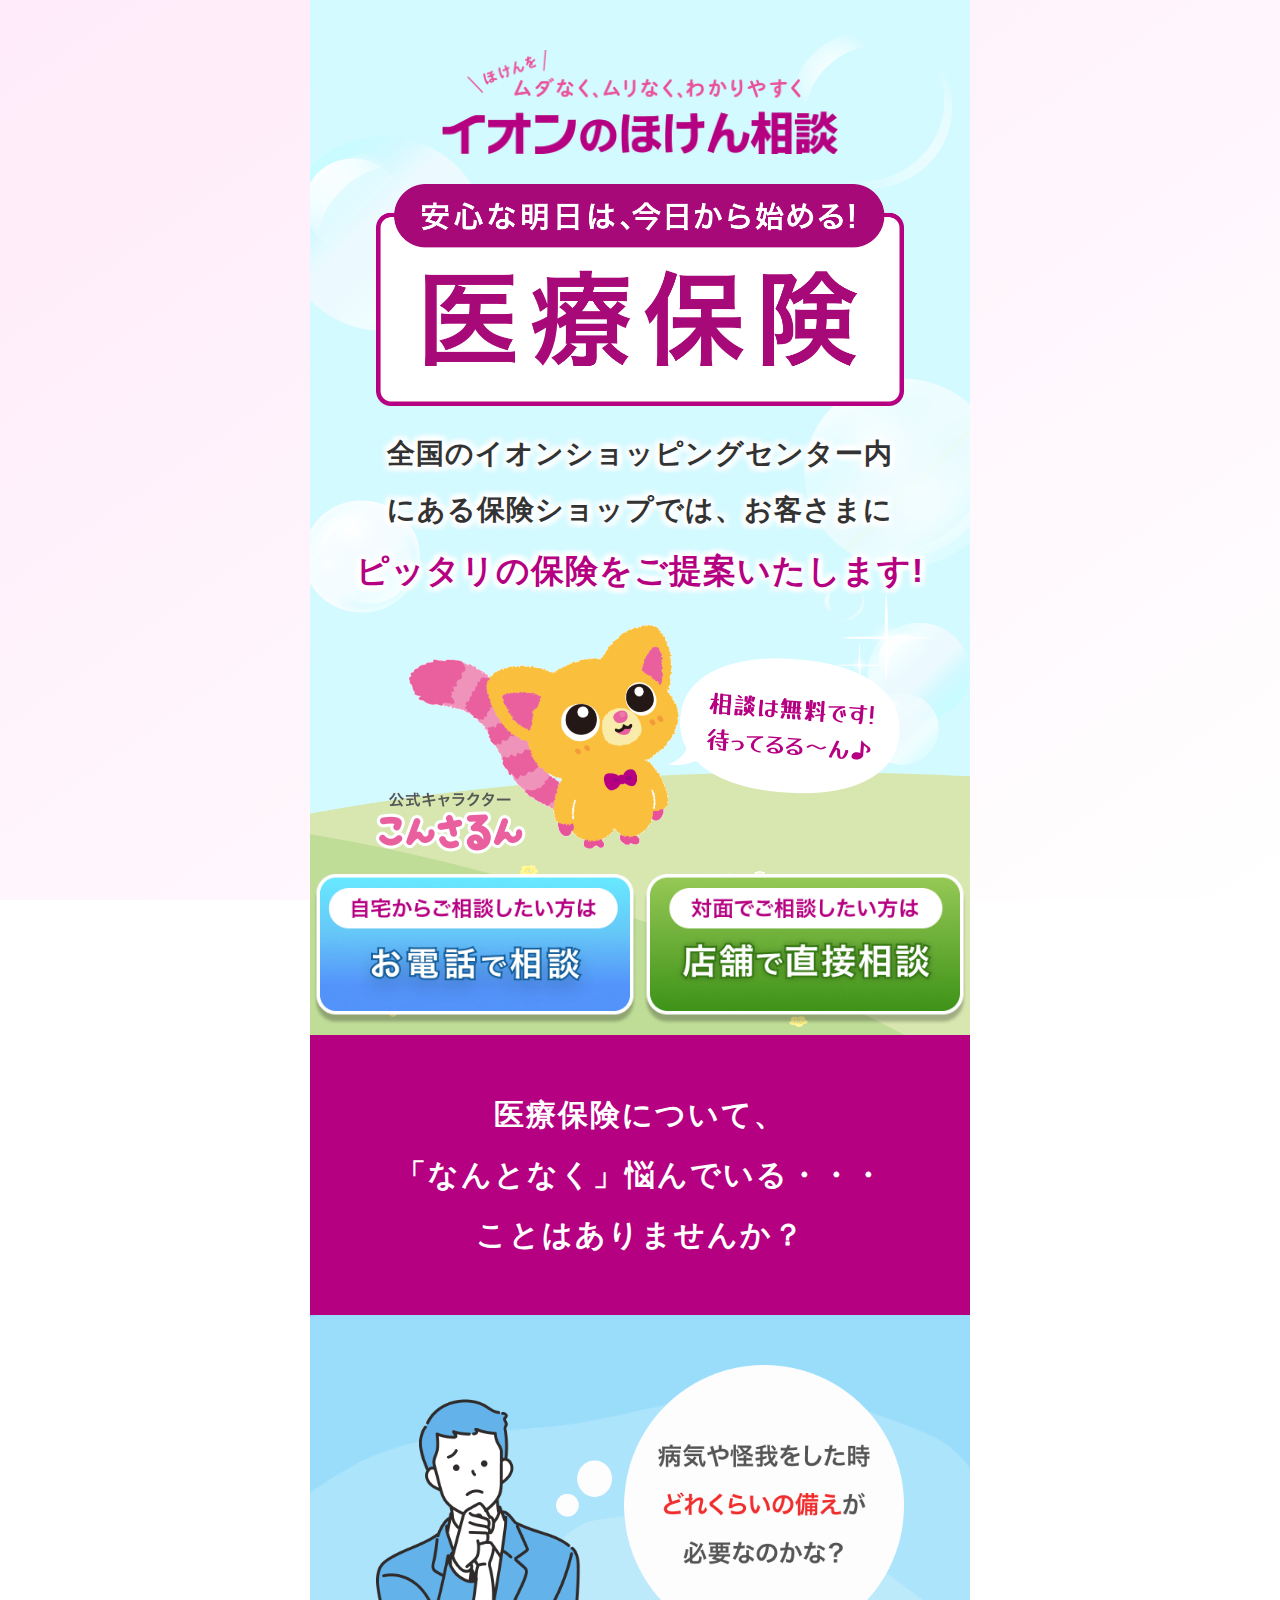
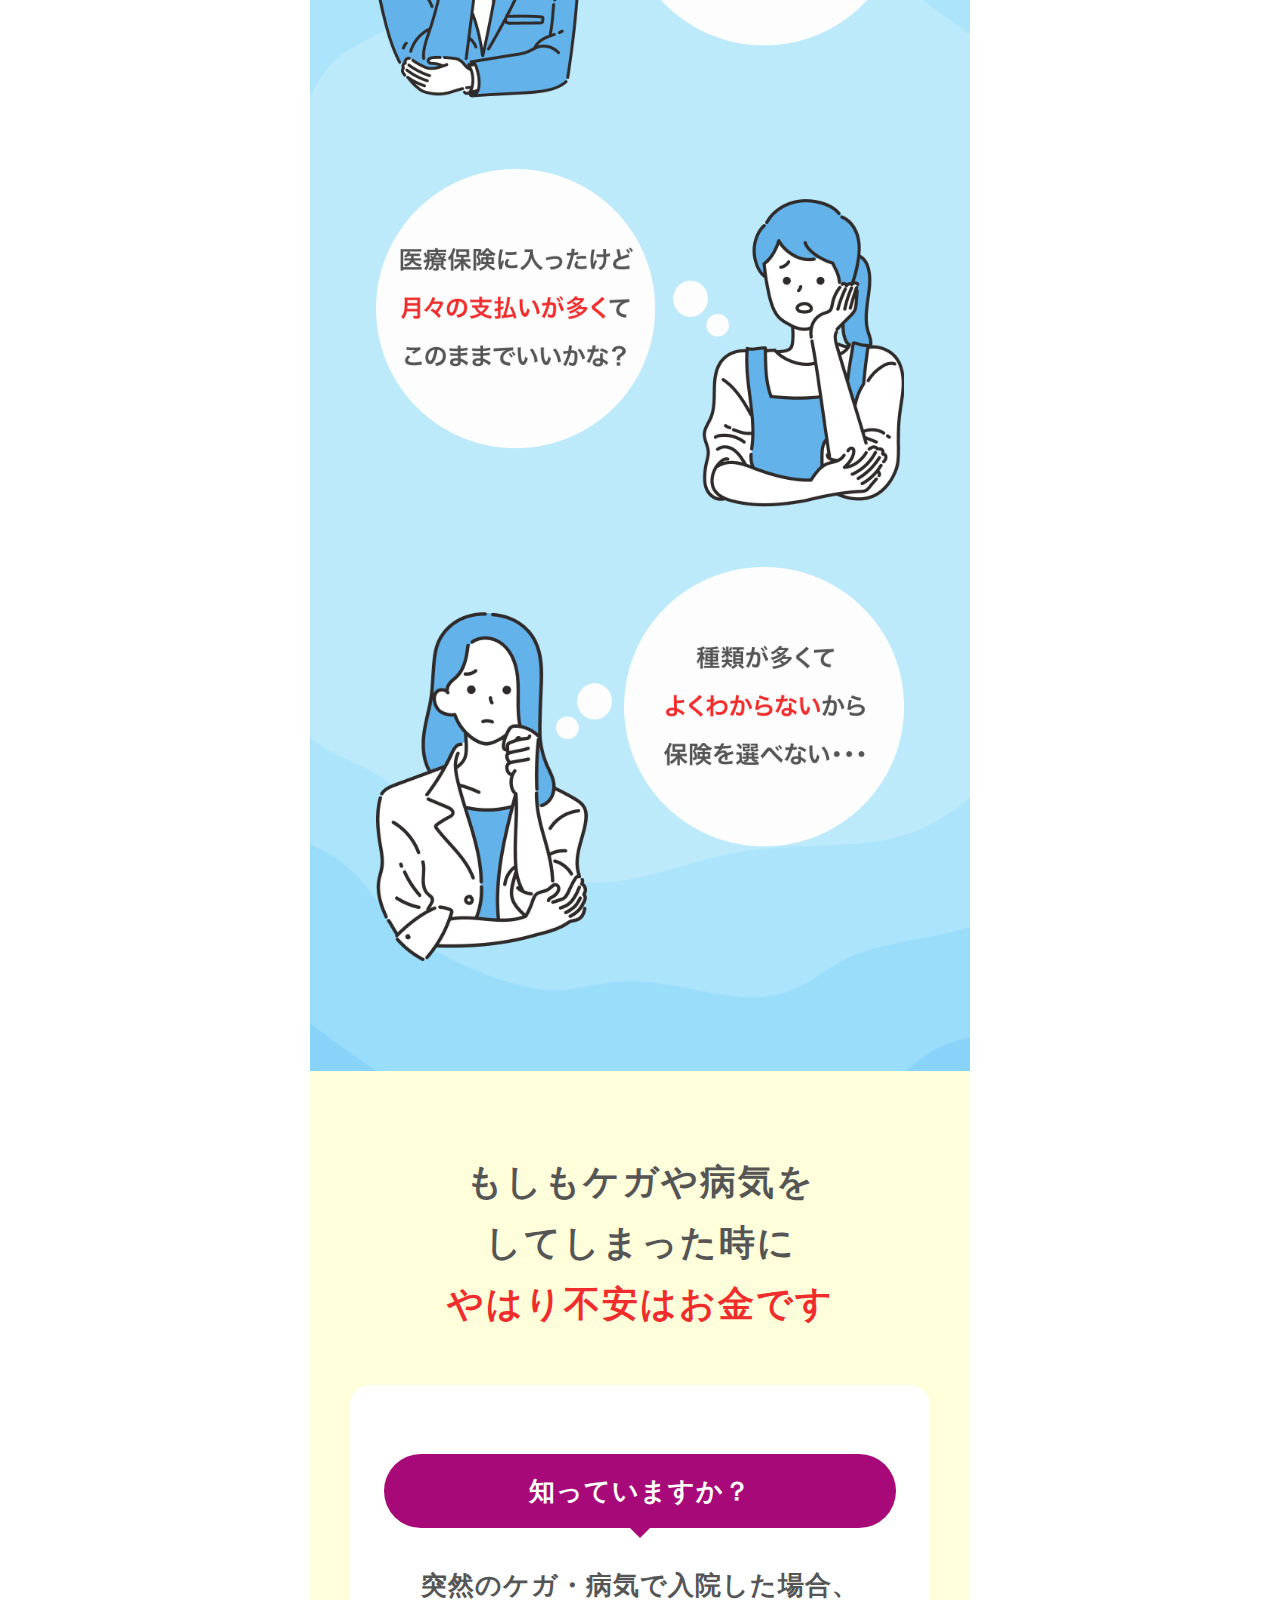
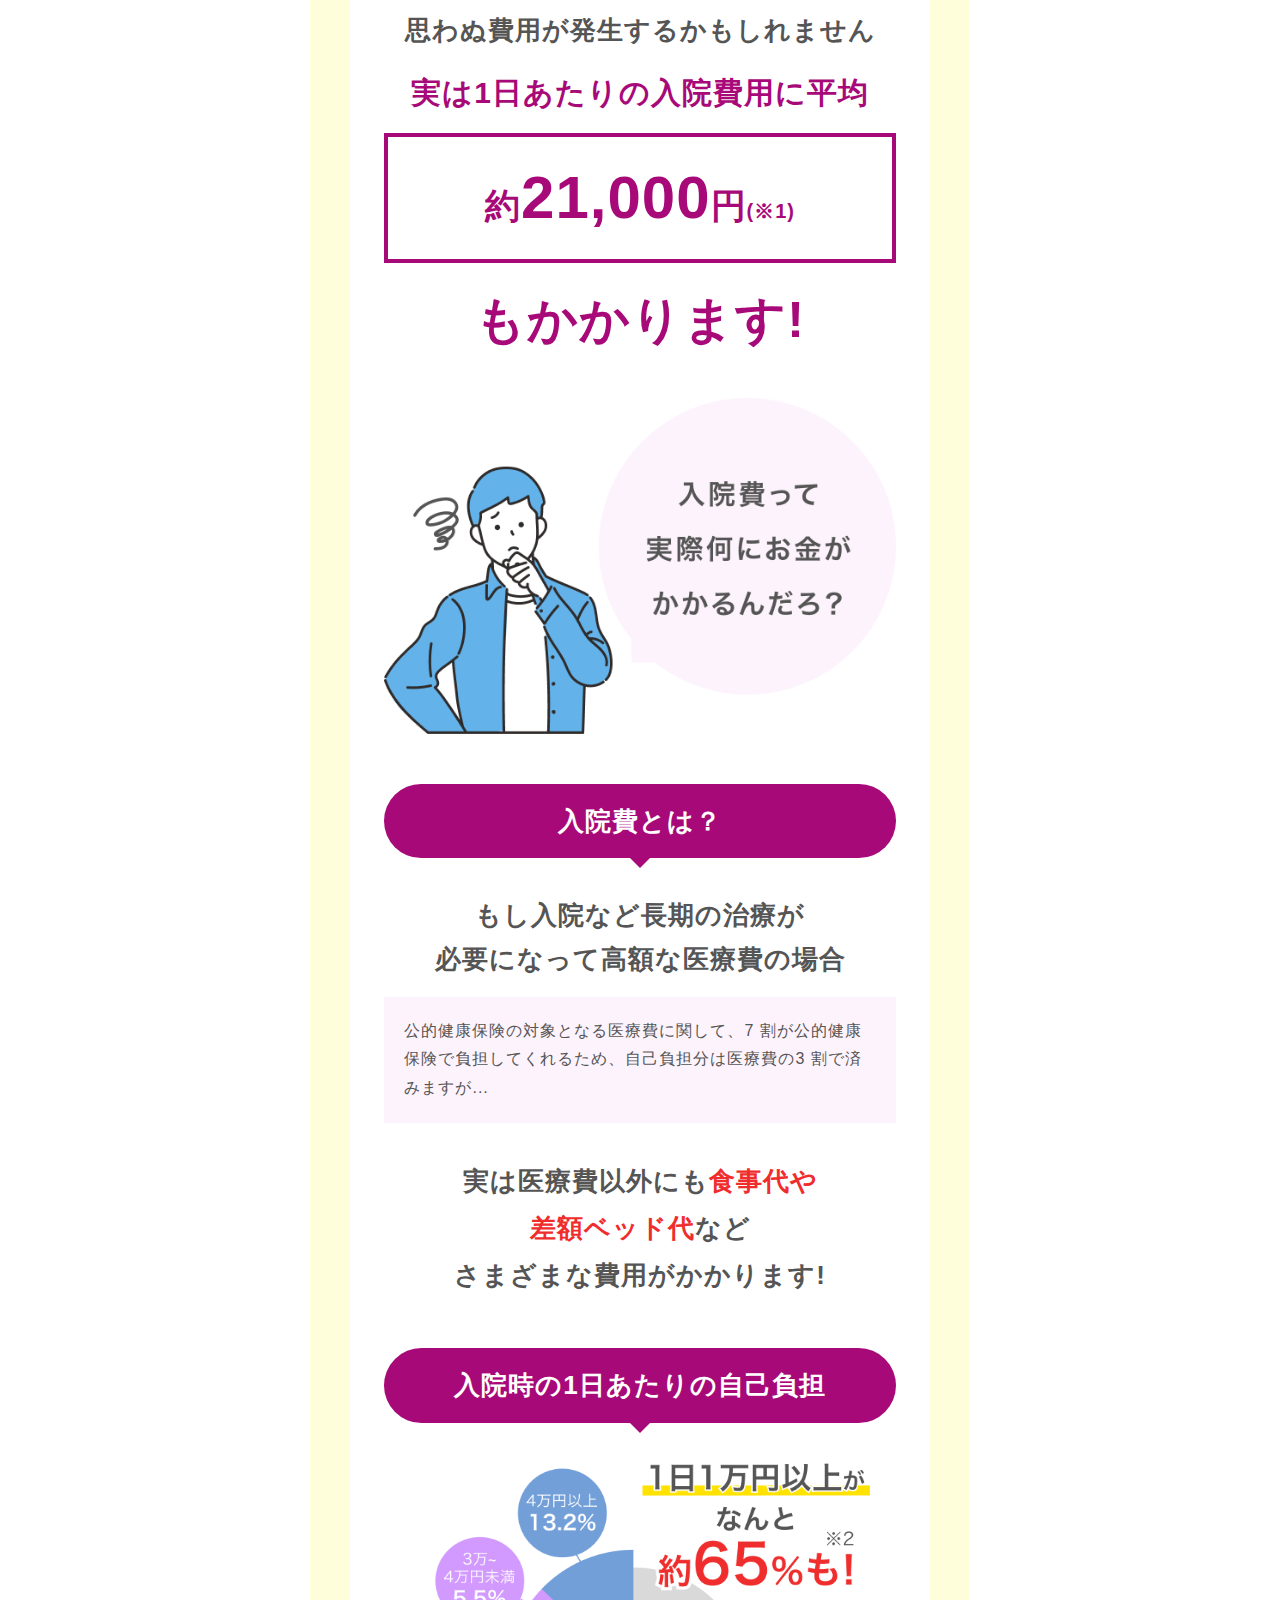
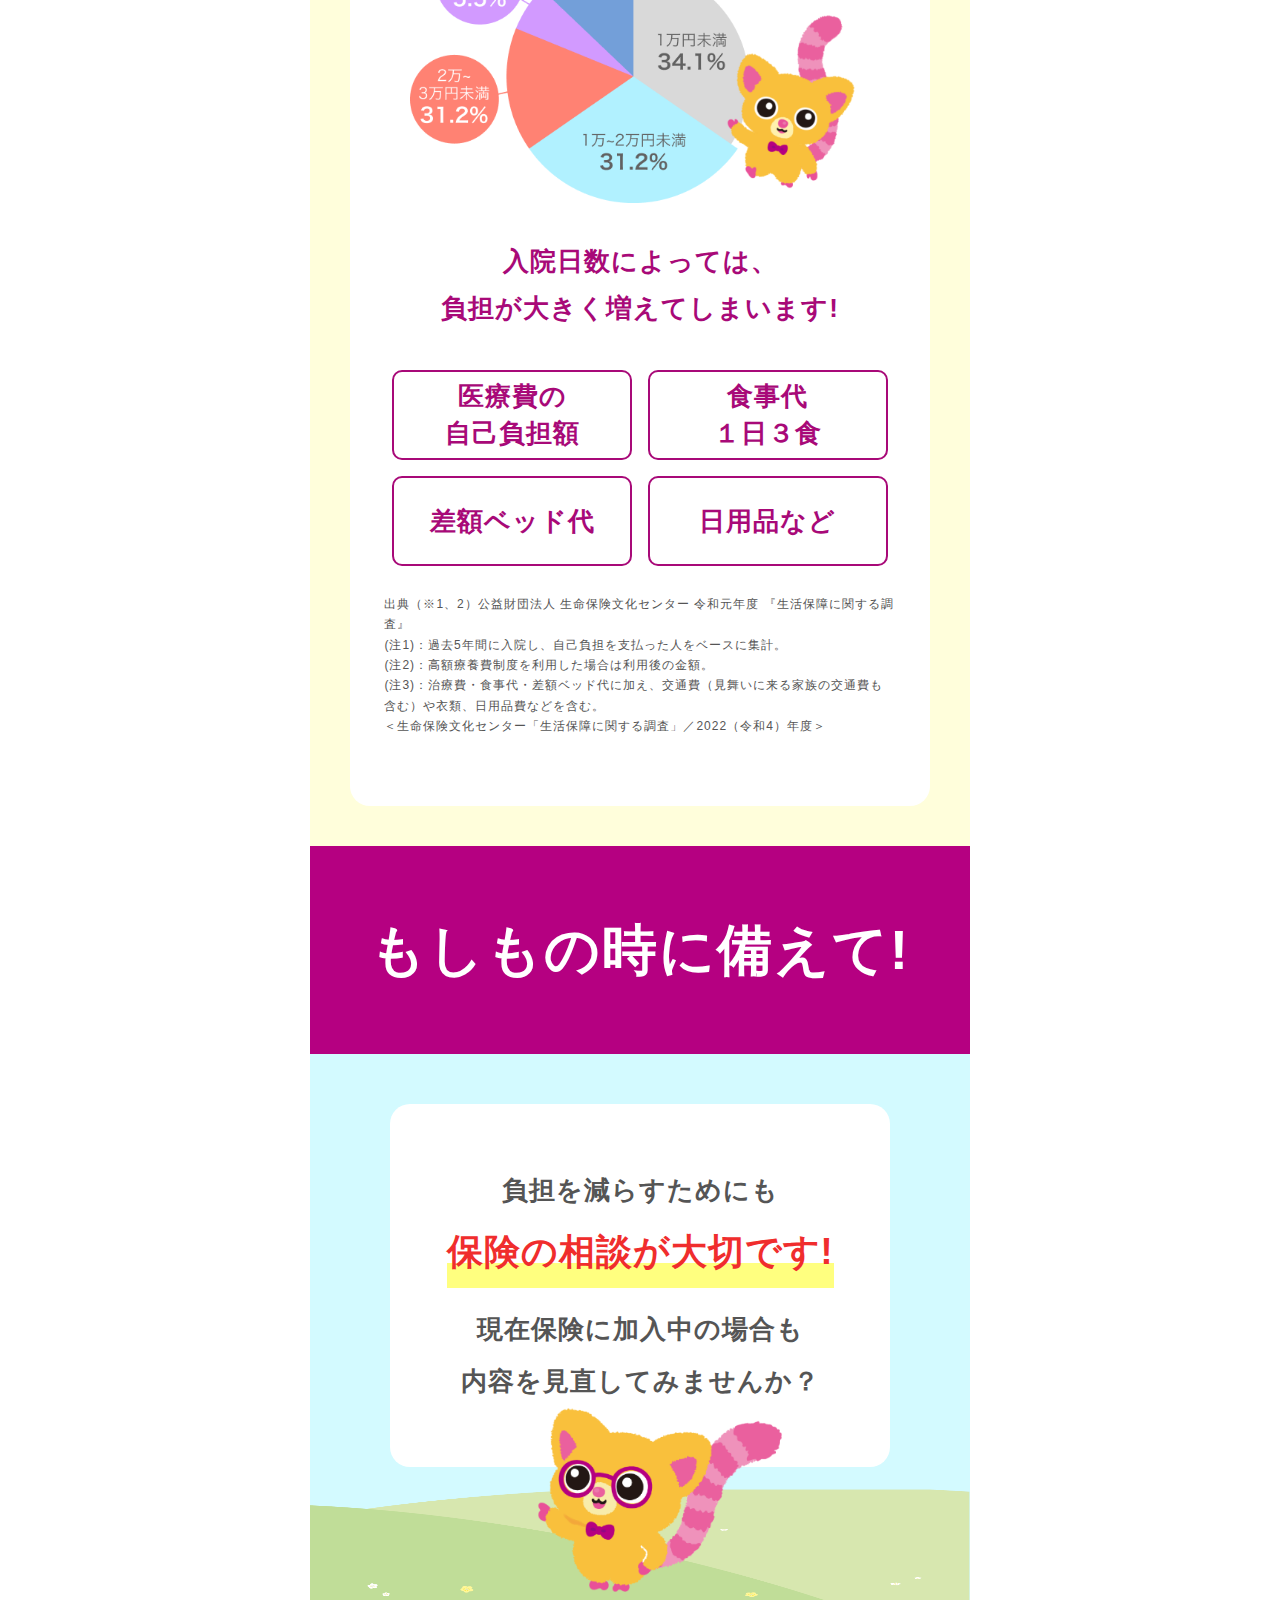
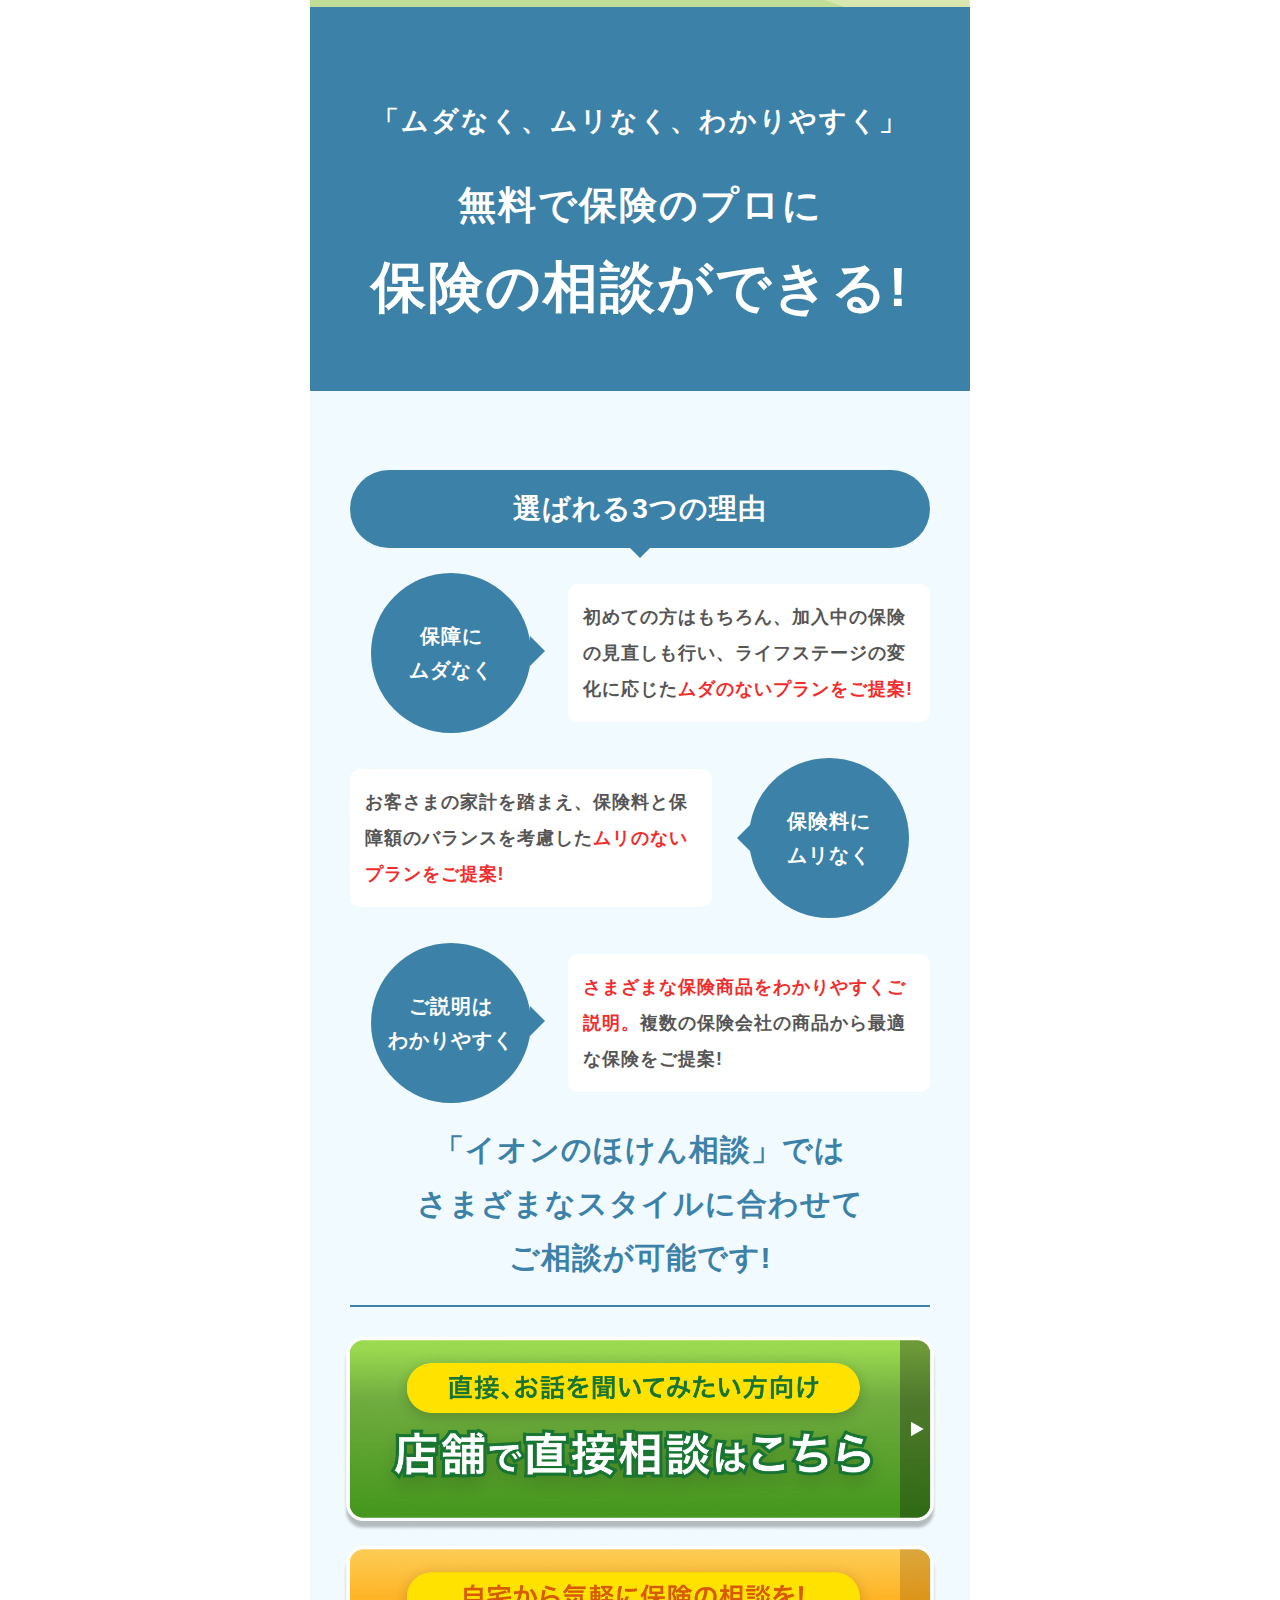
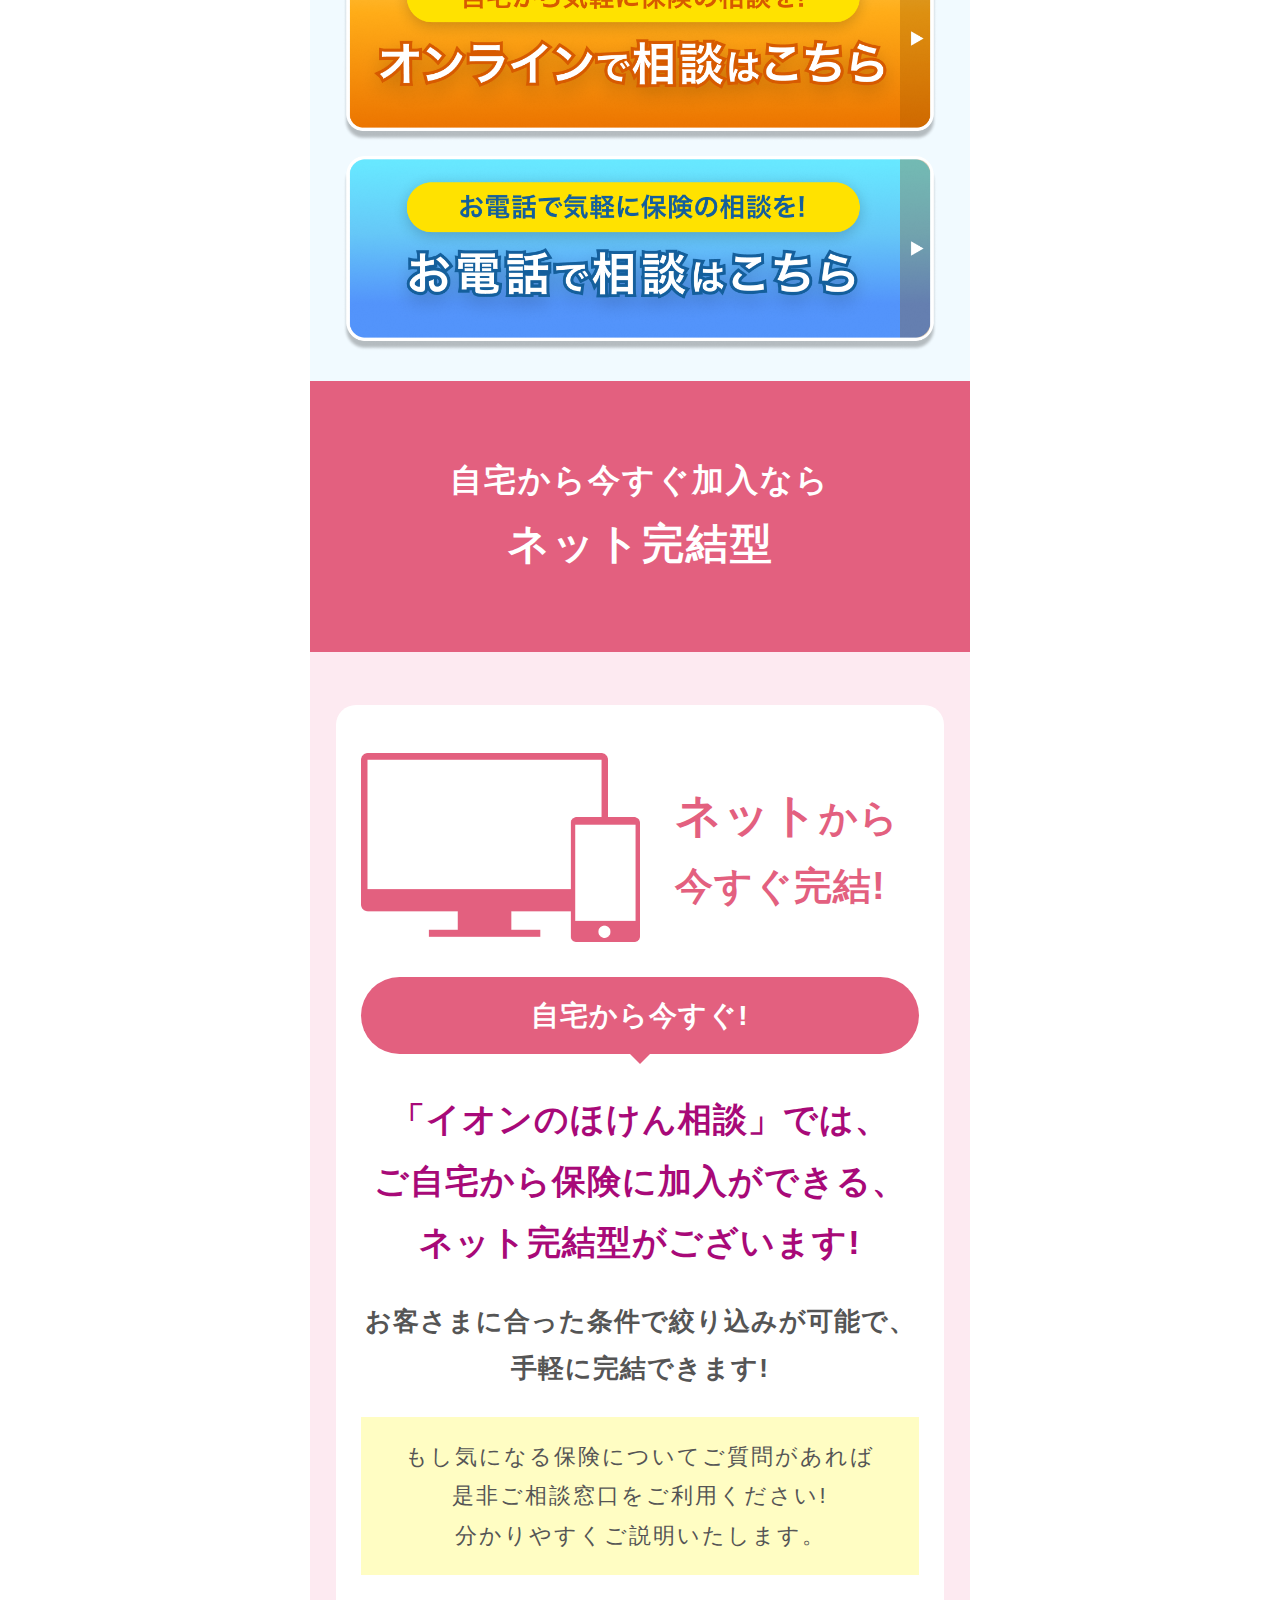
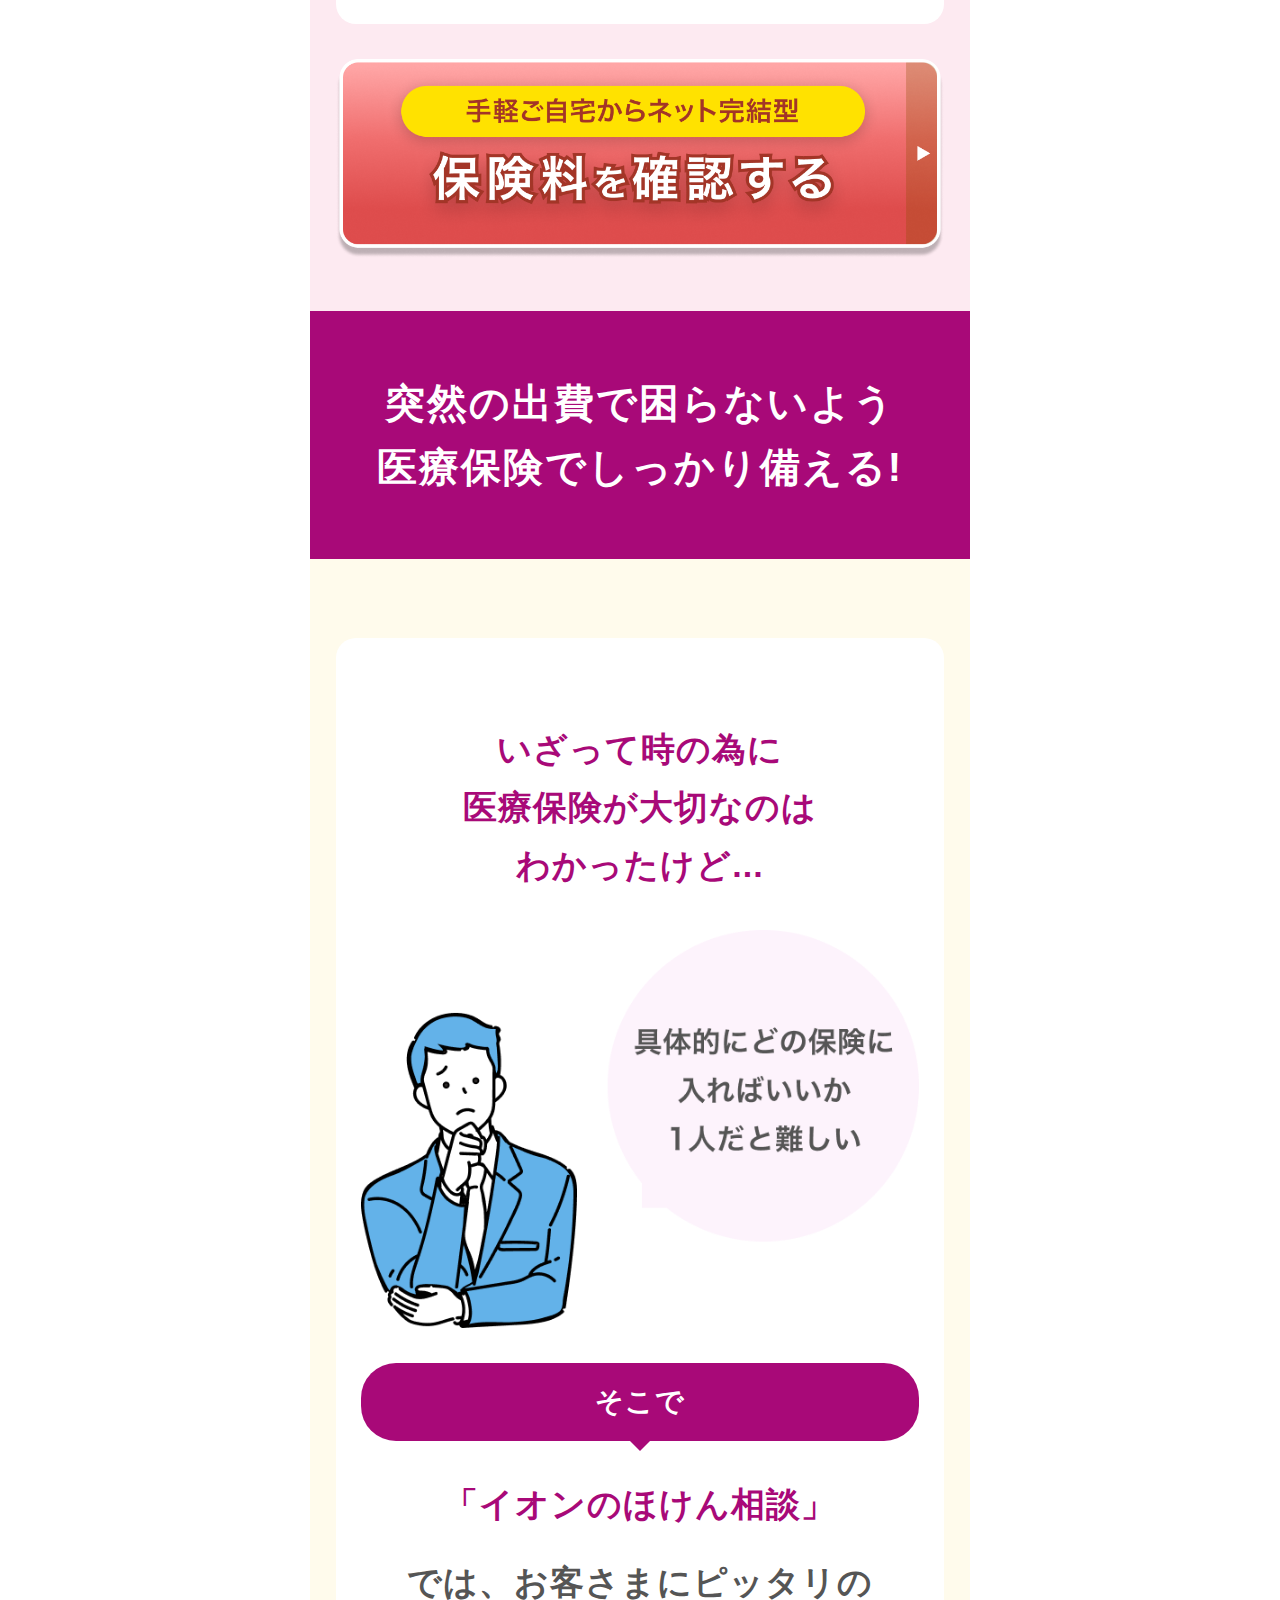
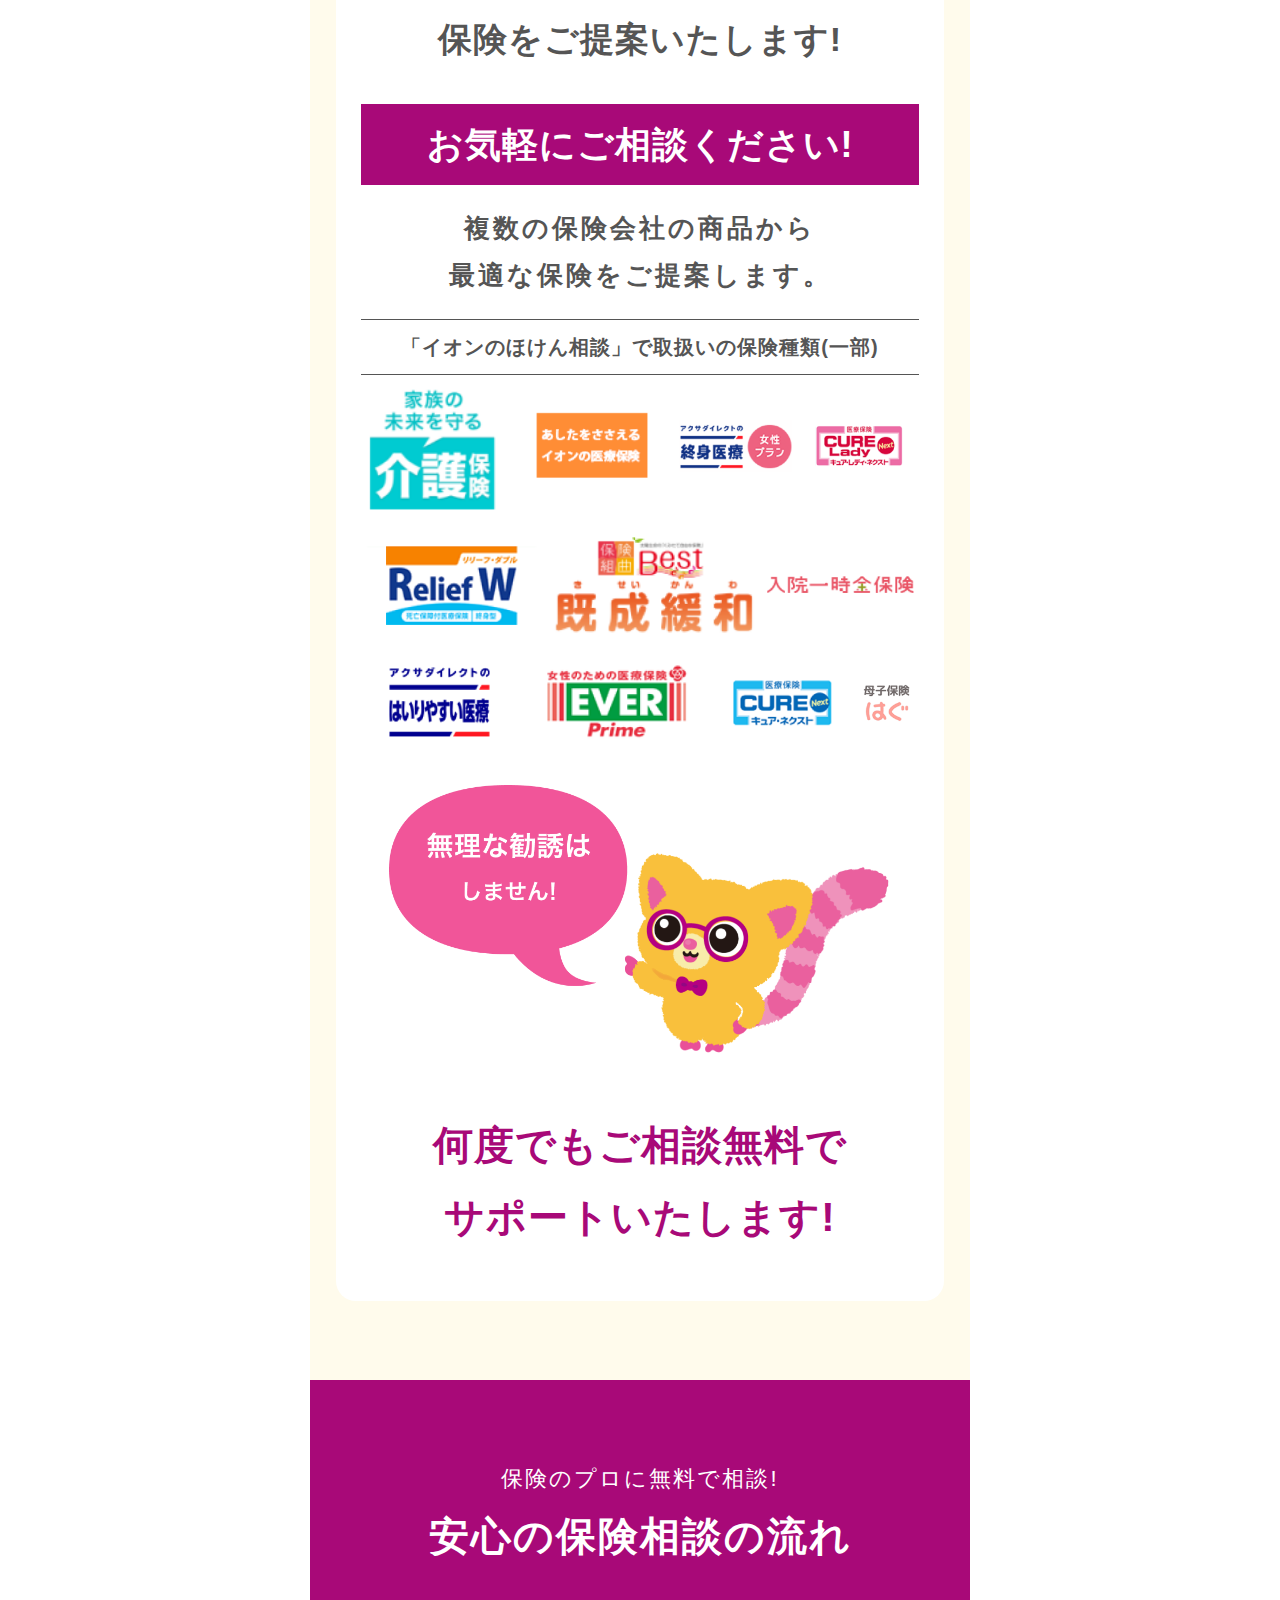
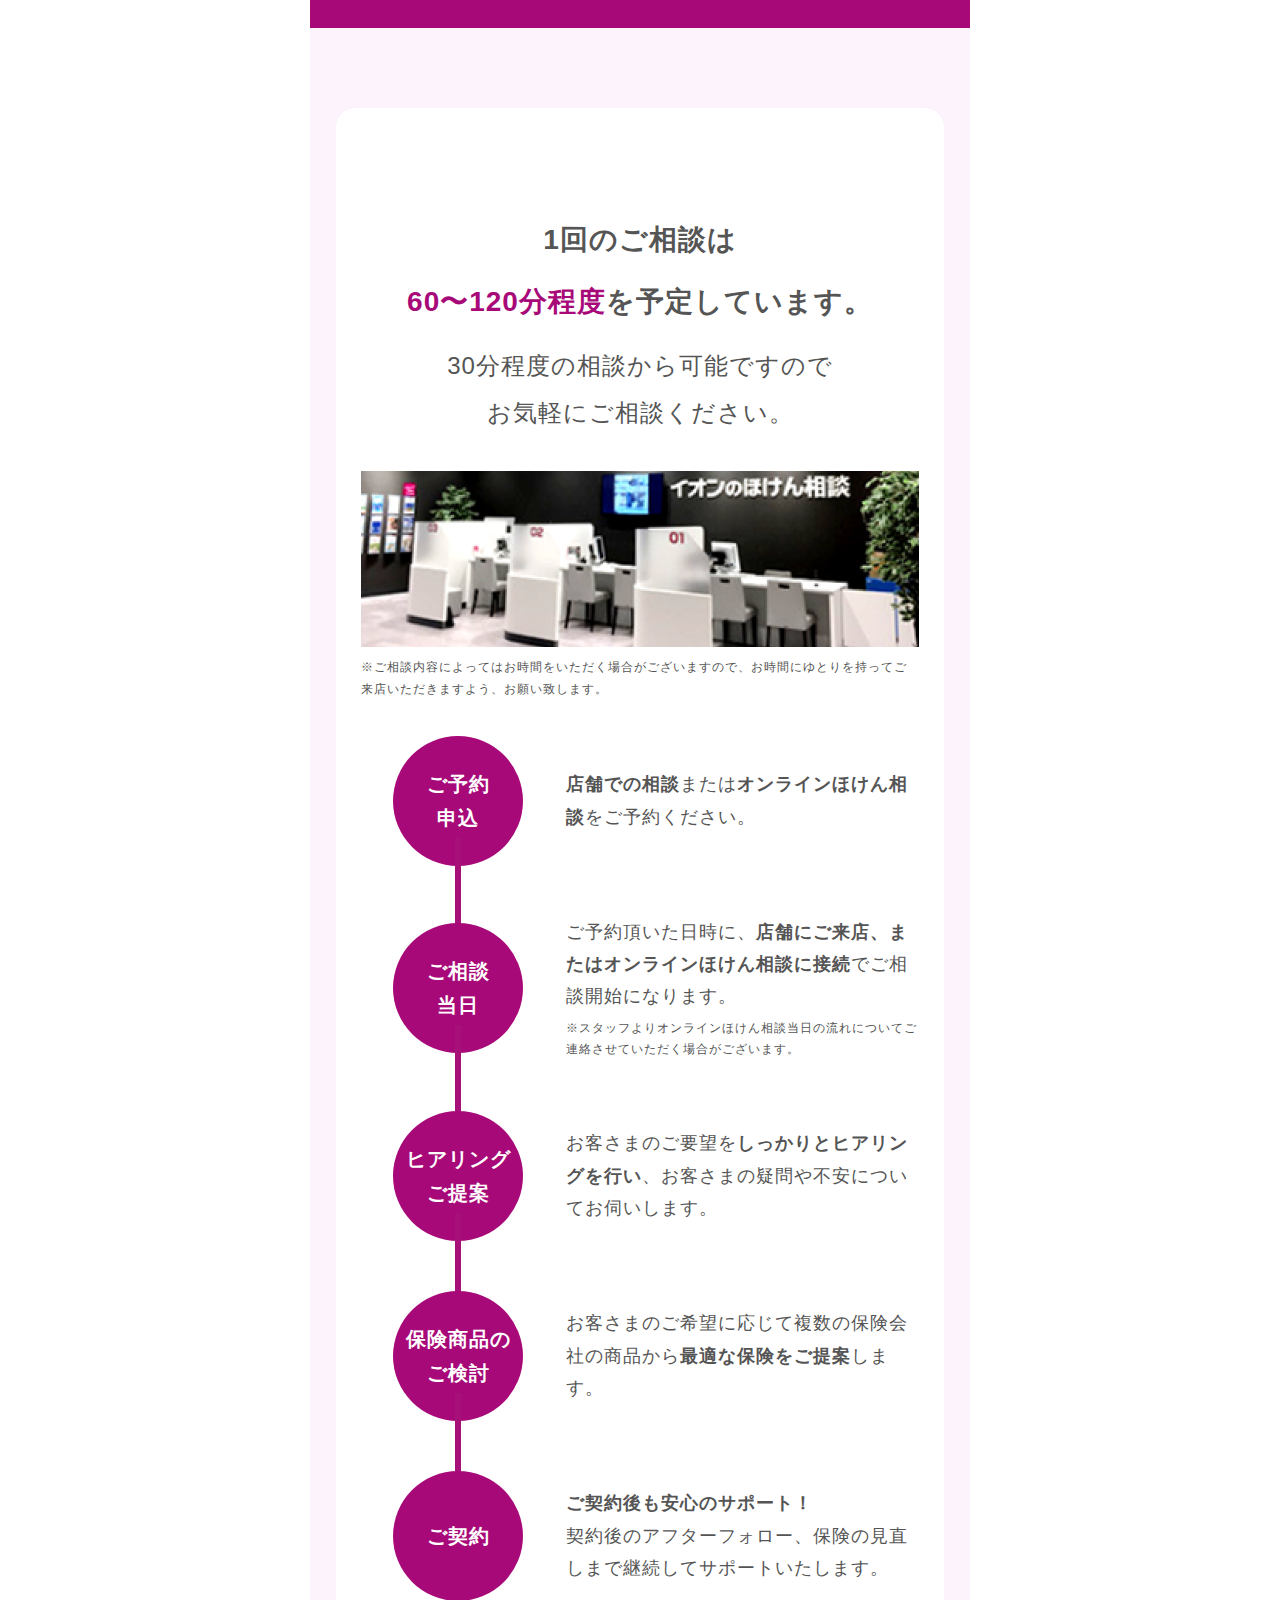
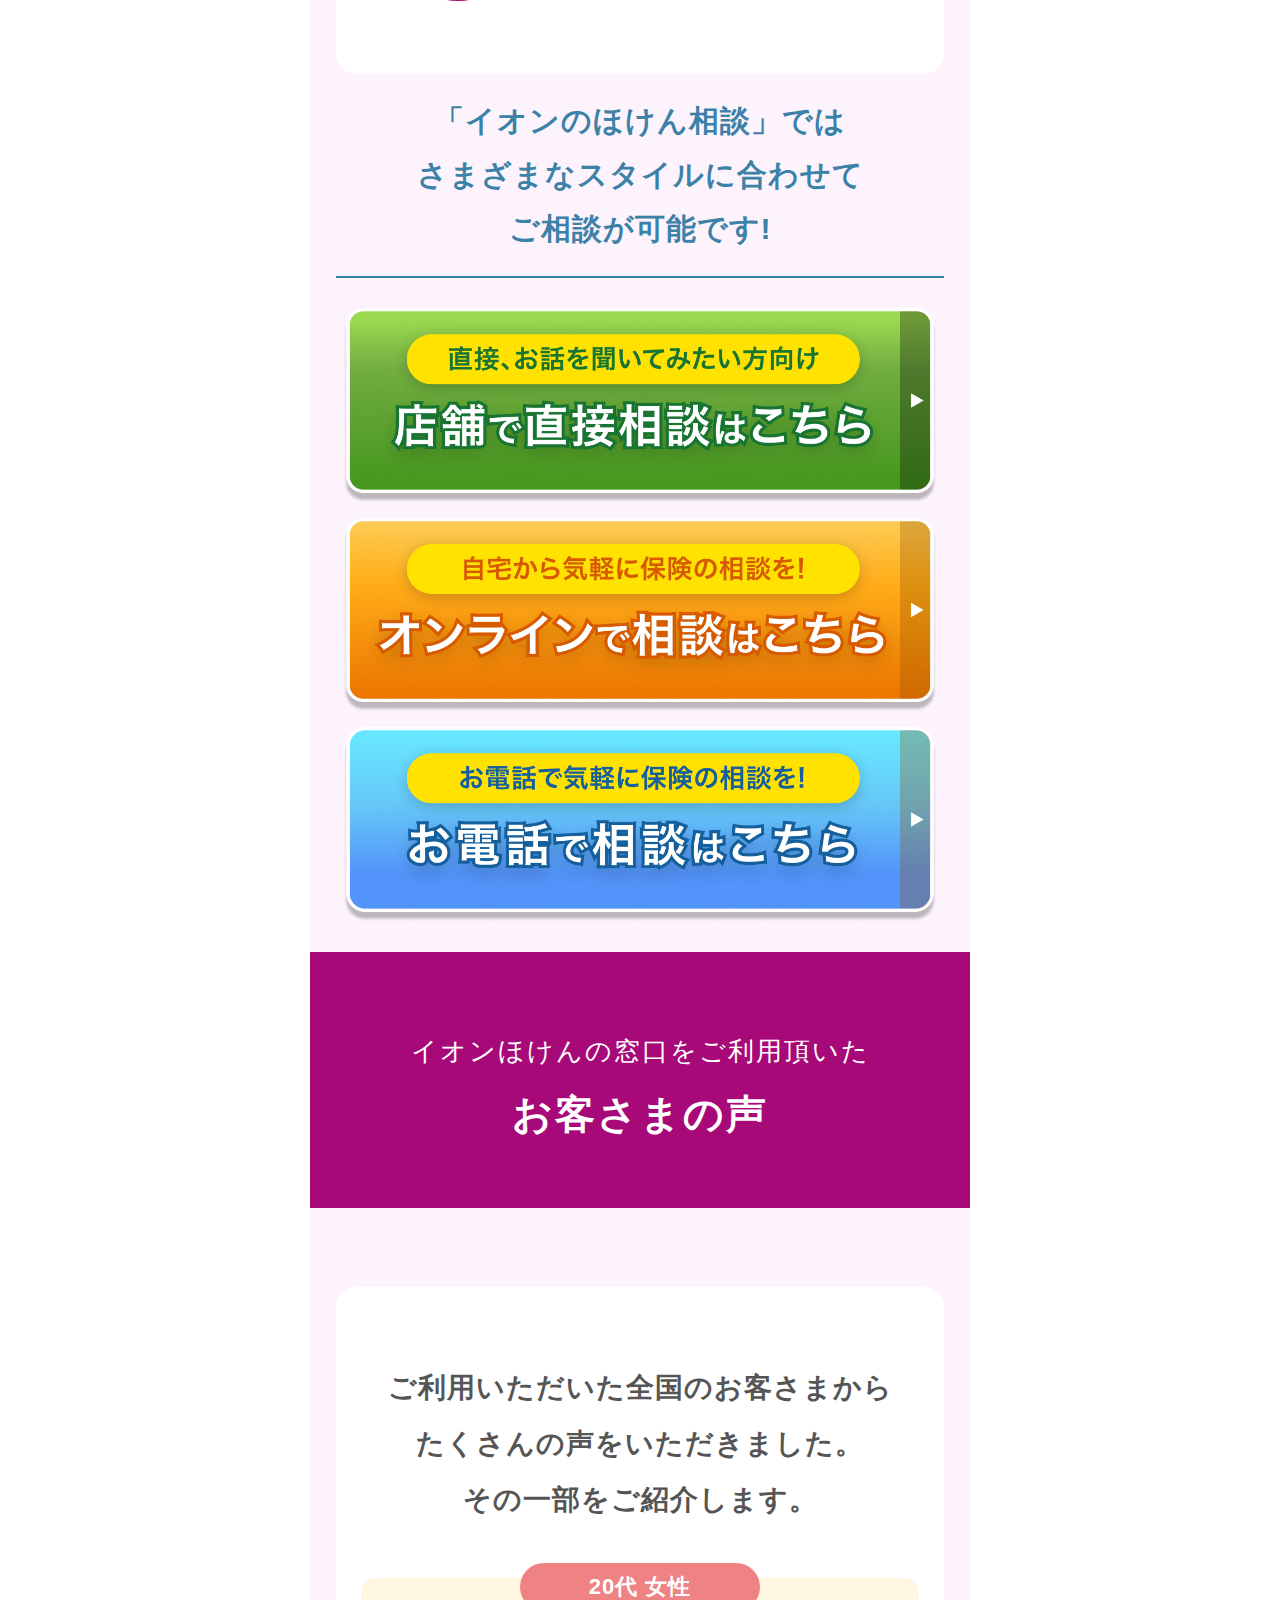
<file: long.html>
<!DOCTYPE html>
<html lang="ja">

<head>
    <!-- Google Tag Manager -->
    <script>(function (w, d, s, l, i) {
            w[l] = w[l] || []; w[l].push({
                'gtm.start':
                    new Date().getTime(), event: 'gtm.js'
            }); var f = d.getElementsByTagName(s)[0],
                j = d.createElement(s), dl = l != 'dataLayer' ? '&l=' + l : ''; j.async = true; j.src =
                    'https://www.googletagmanager.com/gtm.js?id=' + i + dl; f.parentNode.insertBefore(j, f);
        })(window, document, 'script', 'dataLayer', 'GTM-P3GN332');</script>
    <!-- End Google Tag Manager -->

    <meta charset="UTF-8">
    <meta name="viewport" content="width=device-width">
    <title>イオンのほけん相談</title>
    <meta name="description" content="全国のイオンショッピングセンター内にある保険ショップでは、お客さまにピッタリの保険をご提案いたします!" />
    <meta name="format-detection" content="telephone=no" />
    <meta name="keywords" content="イオン,保険,医療保険,保険相談,相談無料" />
    <meta name="msapplication-square70x70logo" content="./images/fav/site-tile-70x70.png">
    <meta name="msapplication-square150x150logo" content="./images/fav/site-tile-150x150.png">
    <meta name="msapplication-wide310x150logo" content="./images/fav/site-tile-310x150.png">
    <meta name="msapplication-square310x310logo" content="./images/fav/site-tile-310x310.png">
    <meta name="msapplication-TileColor" content="#0078d7">
    <link rel="shortcut icon" type="image/vnd.microsoft.icon" href="./images/fav/favicon.ico">
    <link rel="icon" type="image/vnd.microsoft.icon" href="./images/fav/favicon.ico">
    <link rel="apple-touch-icon" sizes="57x57" href="./images/fav/apple-touch-icon-57x57.png">
    <link rel="apple-touch-icon" sizes="60x60" href="./images/fav/apple-touch-icon-60x60.png">
    <link rel="apple-touch-icon" sizes="72x72" href="./images/fav/apple-touch-icon-72x72.png">
    <link rel="apple-touch-icon" sizes="76x76" href="./images/fav/apple-touch-icon-76x76.png">
    <link rel="apple-touch-icon" sizes="114x114" href="./images/fav/apple-touch-icon-114x114.png">
    <link rel="apple-touch-icon" sizes="120x120" href="./images/fav/apple-touch-icon-120x120.png">
    <link rel="apple-touch-icon" sizes="144x144" href="./images/fav/apple-touch-icon-144x144.png">
    <link rel="apple-touch-icon" sizes="152x152" href="./images/fav/apple-touch-icon-152x152.png">
    <link rel="apple-touch-icon" sizes="180x180" href="./images/fav/apple-touch-icon-180x180.png">
    <link rel="icon" type="image/png" sizes="36x36" href="./images/fav/android-chrome-36x36.png">
    <link rel="icon" type="image/png" sizes="48x48" href="./images/fav/android-chrome-48x48.png">
    <link rel="icon" type="image/png" sizes="72x72" href="./images/fav/android-chrome-72x72.png">
    <link rel="icon" type="image/png" sizes="96x96" href="./images/fav/android-chrome-96x96.png">
    <link rel="icon" type="image/png" sizes="128x128" href="./images/fav/android-chrome-128x128.png">
    <link rel="icon" type="image/png" sizes="144x144" href="./images/fav/android-chrome-144x144.png">
    <link rel="icon" type="image/png" sizes="152x152" href="./images/fav/android-chrome-152x152.png">
    <link rel="icon" type="image/png" sizes="192x192" href="./images/fav/android-chrome-192x192.png">
    <link rel="icon" type="image/png" sizes="256x256" href="./images/fav/android-chrome-256x256.png">
    <link rel="icon" type="image/png" sizes="384x384" href="./images/fav/android-chrome-384x384.png">
    <link rel="icon" type="image/png" sizes="512x512" href="./images/fav/android-chrome-512x512.png">
    <link rel="icon" type="image/png" sizes="36x36" href="./images/fav/icon-36x36.png">
    <link rel="icon" type="image/png" sizes="48x48" href="./images/fav/icon-48x48.png">
    <link rel="icon" type="image/png" sizes="72x72" href="./images/fav/icon-72x72.png">
    <link rel="icon" type="image/png" sizes="96x96" href="./images/fav/icon-96x96.png">
    <link rel="icon" type="image/png" sizes="128x128" href="./images/fav/icon-128x128.png">
    <link rel="icon" type="image/png" sizes="144x144" href="./images/fav/icon-144x144.png">
    <link rel="icon" type="image/png" sizes="152x152" href="./images/fav/icon-152x152.png">
    <link rel="icon" type="image/png" sizes="160x160" href="./images/fav/icon-160x160.png">
    <link rel="icon" type="image/png" sizes="192x192" href="./images/fav/icon-192x192.png">
    <link rel="icon" type="image/png" sizes="196x196" href="./images/fav/icon-196x196.png">
    <link rel="icon" type="image/png" sizes="256x256" href="./images/fav/icon-256x256.png">
    <link rel="icon" type="image/png" sizes="384x384" href="./images/fav/icon-384x384.png">
    <link rel="icon" type="image/png" sizes="512x512" href="./images/fav/icon-512x512.png">
    <link rel="icon" type="image/png" sizes="16x16" href="./images/fav/icon-16x16.png">
    <link rel="icon" type="image/png" sizes="24x24" href="./images/fav/icon-24x24.png">
    <link rel="icon" type="image/png" sizes="32x32" href="./images/fav/icon-32x32.png">
    <link rel="manifest" href="./images/fav/manifest.json">
    <meta property="og:site_name" content="イオンのほけん相談" />
    <!-- <meta property="og:url" content="https://" />リリース時に反映 -->
    <meta property="”og:image”" content="./images/og.png" />

    <link rel="stylesheet" href="./style.css">
</head>

<body>
    <!-- Google Tag Manager (noscript) -->
    <noscript><iframe src="https://www.googletagmanager.com/ns.html?id=GTM-P3GN332" height="0" width="0" style="display:none;visibility:hidden"></iframe></noscript>
    <!-- End Google Tag Manager (noscript) -->
    <main>
        <section id="contents_fv" class="fv-area">
            <div class="container">
                <div>
                    <img src="./images/logo.png" class="logo" alt="イオンのほけん相談">
                </div>
                <div>
                    <img src="./images/fv-img.png" class="fv-img" alt="安心な明日は、今日から始める!医療保険">
                </div>
                <p>
                    全国のイオンショッピングセンター内<br>
                    にある保険ショップでは、お客さまに<br>
                    <span>ピッタリの保険をご提案いたします!</span>
                </p>
                <div>
                    <img src="./images/fv-icon.png" class="fv-icon" alt="こんさるん">
                </div>
                <div class="flex">
                    <div>
                        <a href="https://www.hokenmarket.net/shop/denwa.html">
                            <img src="./images/btn-img-b.png" class="btn-img" alt="お電話で相談はこちら">
                        </a>
                    </div>
                    <div>
                        <a href="https://www.hokenmarket.net/shop/">
                            <img src="./images/btn-img-g.png" class="btn-img" alt="店舗で直接相談はこちら">
                        </a>
                    </div>
                </div>
            </div>
        </section>

        <section id="contents_trouble" class="trouble-area">
            <div class="head">
                <div class="container">
                    <h2>
                        医療保険について、<br>
                        「なんとなく」悩んでいる・・・<br>
                        ことはありませんか？
                    </h2>
                </div>
            </div>
            <div class="contents">
                <div class="container">
                    <div class="flex trouble-icon-1">
                        <div class="trouble-icon-character">
                            <img src="./images/trouble-icon.png" class="trouble-icon" alt="病気や怪我をした時どれくらいの備えが必要なのかな？">
                        </div>
                    </div>
                    <div class="flex reverse trouble-icon-2">
                        <div class="trouble-icon-character">
                            <img src="./images/trouble-icon-2.png" class="trouble-icon" alt="医療保険に入ったけど月々の支払いが多くてこのままでいいかな？">
                        </div>
                    </div>
                    <div class="flex trouble-icon-3">
                        <div class="trouble-icon-character">
                            <img src="./images/trouble-icon-3.png" class="trouble-icon" alt="種類が多くてよくわからないから保険を選べない">
                        </div>
                    </div>
                </div>
            </div>
        </section>

        <section id="contents_cost" class="cost-area">
            <div class="container">
                <h2>
                    もしもケガや病気を<br>
                    してしまった時に<br>
                    <span>やはり不安はお金です</span>
                </h2>
                <div class="contents">
                    <div class="container">
                        <div class="content knowledge">
                            <h3>知っていますか？</h3>
                            <p>
                                突然のケガ・病気で入院した場合、<br>
                                思わぬ費用が発生するかもしれません
                            </p>
                            <div class="average-cost">
                                実は1日あたりの入院費用に平均
                                <div class="card">
                                    <span>約</span>21,000<span>円</span><span class="annotation">(※1)</span>
                                </div>
                                <span class="average-cost-text">もかかります!</span>
                            </div>
                            <div class="flex">
                                <div>
                                    <img src="./images/cost-icon.png" class="cost-icon" alt="入院費って実際何にお金がかかるんだろう？">
                                </div>
                            </div>
                        </div>
                        <div class="content cost">
                            <h3>入院費とは？</h3>
                            <p>
                                もし入院など長期の治療が<br>
                                必要になって高額な医療費の場合
                            </p>
                            <div>
                                公的健康保険の対象となる医療費に関して、7 割が公的健康保険で負担してくれるため、自己負担分は医療費の3 割で済みますが...
                            </div>
                            <div>
                                実は医療費以外にも<span>食事代や<br>
                                    差額ベッド代</span>など<br>
                                さまざまな費用がかかります!
                            </div>
                        </div>
                        <div class="content daily-cost">
                            <h3>入院時の1日あたりの自己負担</h3>
                            <div>
                                <img src="./images/daily-cost-img.png" class="daily-cost-img" alt="1日1万円以上がなんと約65%も！">
                            </div>
                            <p>
                                入院日数によっては、<br>
                                負担が大きく増えてしまいます!
                            </p>
                            <div class="flex">
                                <div>
                                    医療費の<br>
                                    自己負担額
                                </div>
                                <div>
                                    食事代<br>
                                    １日３食
                                </div>
                                <div>
                                    差額ベッド代
                                </div>
                                <div>
                                    日用品など
                                </div>
                            </div>
                            <p>
                                出典（※1、2）公益財団法人 生命保険文化センター 令和元年度 『生活保障に関する調査』<br>
                                (注1)：過去5年間に入院し、自己負担を支払った人をベースに集計。<br>
                                (注2)：高額療養費制度を利用した場合は利用後の金額。<br>
                                (注3)：治療費・食事代・差額ベッド代に加え、交通費（見舞いに来る家族の交通費も含む）や衣類、日用品費などを含む。<br>
                                ＜生命保険文化センター「生活保障に関する調査」／2022（令和4）年度＞
                            </p>
                        </div>
                    </div>
                </div>
            </div>
        </section>

        <section id="contents_consultation" class="consultation-area">
            <div class="head">
                <div class="container">
                    <h2>
                        もしもの時に備えて!
                    </h2>
                </div>
            </div>
            <div class="contents">
                <p>
                    負担を減らすためにも<br>
                    <span>保険の相談が大切です!</span><br>
                    現在保険に加入中の場合も<br>
                    内容を見直してみませんか？
                </p>
                <div class="consultation-character">
                    <img src="./images/consulting-icon.png" class="consulting-icon" alt="こんさるん">
                </div>
            </div>
        </section>


        <section id="contents_reason_1" class="reason-area">
            <div class="head">
                <div class="container">
                    <h2>
                        「ムダなく、ムリなく、わかりやすく」<br>
                        <span>無料で保険のプロに</span><br>
                        保険の相談ができる!
                    </h2>
                </div>
            </div>
            <div class="contents">
                <div class="container">
                    <h3>選ばれる3つの理由</h3>
                    <div class="flex">
                        <div>
                            <div>
                                保障に<br>
                                ムダなく
                            </div>
                        </div>
                        <div>
                            <div>
                                初めての方はもちろん、加入中の保険の見直しも行い、ライフステージの変化に応じた<span>ムダのないプランをご提案!</span>
                            </div>
                        </div>
                    </div>
                    <div class="flex reverse">
                        <div>
                            <div>
                                保険料に<br>
                                ムリなく
                            </div>
                        </div>
                        <div>
                            <div>
                                お客さまの家計を踏まえ、保険料と保障額のバランスを考慮した<span>ムリのないプランをご提案!</span>
                            </div>
                        </div>
                    </div>
                    <div class="flex">
                        <div>
                            <div>
                                ご説明は<br>
                                わかりやすく
                            </div>
                        </div>
                        <div>
                            <div>
                                <span>さまざまな保険商品をわかりやすくご説明。</span>複数の保険会社の商品から最適な保険をご提案!
                            </div>
                        </div>
                    </div>
                    <p>
                        「イオンのほけん相談」では<br>
                        さまざまなスタイルに合わせて<br>
                        ご相談が可能です!
                    </p>
                </div>
            </div>
        </section>

        <section id="contents_cta_1" class="cta-area">
            <div class="container">
                <div>
                    <a href="https://www.hokenmarket.net/shop/">
                        <img src="./images/cta-btn-img-g.png" class="cta-btn-img" alt="店舗で直接相談はこちら">
                    </a>
                </div>
                <div>
                    <a href="https://www.hokenmarket.net/shop/onlineten.html">
                        <img src="./images/cta-btn-img-o.png" class="cta-btn-img" alt="オンラインで相談はこちら">
                    </a>
                </div>
                <div>
                    <a href="https://www.hokenmarket.net/shop/denwa.html">
                        <img src="./images/cta-btn-img-b.png" class="cta-btn-img" alt="お電話で相談はこちら">
                    </a>
                </div>
            </div>
        </section>

        <section id="contents_online-application-1" class="online-application-area">
            <div class="head">
                <div class="container">
                    <h2>
                        自宅から今すぐ加入なら<br>
                        <span>ネット完結型</span>
                    </h2>
                </div>
            </div>
            <div class="contents">
                <div class="content">
                    <div class="container">
                        <div class="flex">
                            <div>
                                <img src="./images/online-application-area-icon.png" class="online-application-area-icon" alt="ネットから今すぐ完結!">
                            </div>
                            <div>
                                <span>ネット</span>から<br>
                                今すぐ完結!
                            </div>
                        </div>
                        <h3>自宅から今すぐ!</h3>
                        <p>
                            「イオンのほけん相談」では、<br>
                            ご自宅から保険に加入ができる、<br>
                            ネット完結型がございます!<br>
                            <span>
                                お客さまに合った条件で絞り込みが可能で、<br>
                                手軽に完結できます!
                            </span>
                        </p>
                        <div class="desc">
                            もし気になる保険についてご質問があれば<br>
                            是非ご相談窓口をご利用ください!<br>
                            分かりやすくご説明いたします。
                        </div>
                    </div>
                </div>
                <div>
                    <a href="https://www.hokenmarket.net/estimate/">
                        <img src="./images/cta-btn-img-r.png" class="cta-btn-img-r" alt="保険料を確認する">
                    </a>
                </div>
            </div>
        </section>

        <section id="contents_support" class="support-area">
            <div class="head">
                <div class="container">
                    <h2>
                        突然の出費で困らないよう<br>
                        医療保険でしっかり備える!
                    </h2>
                </div>
            </div>
            <div class="contents">
                <div class="content">
                    <div class="container">
                        <p>
                            いざって時の為に<br>
                            医療保険が大切なのは<br>
                            わかったけど...
                        </p>
                        <div class="flex">
                            <div>
                                <img src="./images/support-area-icon.png" class="support-area-icon" alt="具体的にどの保険に入ればいいか1人だと難しい">
                            </div>
                        </div>
                        <h3>そこで</h3>
                        <p>
                            「イオンのほけん相談」
                            <span>
                                では、お客さまにピッタリの<br>
                                保険をご提案いたします!
                            </span>
                        </p>
                        <div class="types">
                            <div class="title">お気軽にご相談ください!</div>
                            <p>
                                複数の保険会社の商品から<br>
                                最適な保険をご提案します。
                            </p>
                            <h3>
                                「イオンのほけん相談」で取扱いの保険種類​(一部)
                            </h3>
                            <div class="flex">
                                <div>
                                    <img src="./images/type-logo.png" class="type-logo" alt="家族の未来を守る介護保険">
                                </div>
                                <div>
                                    <img src="./images/type-logo-2.png" class="type-logo" alt="あしたをささえるイオンの医療保険">
                                </div>
                                <div>
                                    <img src="./images/type-logo-3.png" class="type-logo" alt="アクサダイレクトの終身医療">
                                </div>
                                <div>
                                    <img src="./images/type-logo-4.png" class="type-logo" alt="キュア・レディ・ネクスト">
                                </div>
                            </div>
                            <div class="flex">
                                <div>
                                    <img src="./images/type-logo-5.png" class="type-logo" alt="Relief W">
                                </div>
                                <div>
                                    <img src="./images/type-logo-6.png" class="type-logo" alt="保健組曲BEST">
                                </div>
                                <div>
                                    <img src="./images/type-logo-7.png" class="type-logo" alt="入院一時金保険">
                                </div>
                            </div>
                            <div class="flex">
                                <div>
                                    <img src="./images/type-logo-8.png" class="type-logo" alt="アクサダイレクト">
                                </div>
                                <div>
                                    <img src="./images/type-logo-9.png" class="type-logo" alt="EVER Prime">
                                </div>
                                <div>
                                    <img src="./images/type-logo-10.png" class="type-logo" alt="キュアネクスト">
                                </div>
                                <div>
                                    <img src="./images/type-logo-11.png" class="type-logo" alt="母子保健はぐ">
                                </div>
                            </div>
                            <div>
                                <img src="./images/support-area-icon-2.png" class="support-area-icon-2" alt="無理な勧誘はいたしません！">
                                <p>
                                    何度でもご相談無料で<br>
                                    サポートいたします!
                                </p>
                            </div>
                        </div>

                    </div>
                </div>
            </div>
        </section>

        <section id="contents_flow" class="flow-area">
            <div class="head">
                <div class="container">
                    <h2>
                        保険のプロに無料で相談!<br>
                        安心の保険相談の流れ
                    </h2>
                </div>
            </div>
            <div class="contents">
                <div class="content">
                    <div class="container">
                        <p class="desc">
                            1回のご相談は<br>
                            <span>60〜120分程度</span>を予定しています。<br>
                            <span>
                                30分程度の相談から可能ですので<br>
                                お気軽にご相談ください。
                            </span>
                        </p>
                        <div>
                            <img src="./images/flow-area-img.png" class="flow-area-img" alt="イオンほけん相談の窓口">
                        </div>
                        <div class="note">
                            ※ご相談内容によってはお時間をいただく場合がございますので、お時間にゆとりを持ってご来店いただきますよう、お願い致します。
                        </div>
                        <div class="flow">
                            <div class="flex">
                                <div>
                                    <div class="flow-round">
                                        ご予約<br>
                                        申込
                                        <div class="flow-boarder"></div>
                                    </div>
                                </div>
                                <div>
                                    <span>店舗での相談</span>または<span>オンラインほけん相談</span>をご予約ください。
                                </div>
                            </div>
                            <div class="flex">
                                <div>
                                    <div class="flow-round">
                                        ご相談<br>
                                        当日
                                        <div class="flow-boarder"></div>
                                    </div>
                                </div>
                                <div>
                                    ご予約頂いた日時に、<span>店舗にご来店、またはオンラインほけん相談に接続</span>でご相談開始になります。<br>
                                    <div>
                                        ※スタッフよりオンラインほけん相談当日の流れについてご連絡させていただく場合がございます。
                                    </div>
                                </div>
                            </div>
                            <div class="flex">
                                <div>
                                    <div class="flow-round">
                                        ヒアリング<br>
                                        ご提案
                                        <div class="flow-boarder"></div>
                                    </div>
                                </div>
                                <div>
                                    お客さまのご要望を<span>しっかりとヒアリングを行い</span>、お客さまの疑問や不安についてお伺いします。
                                </div>
                            </div>
                            <div class="flex">
                                <div>
                                    <div class="flow-round">
                                        保険商品の<br>
                                        ご検討
                                        <div class="flow-boarder"></div>
                                    </div>
                                </div>
                                <div>
                                    お客さまのご希望に応じて複数の保険会社の商品から<span>最適な保険をご提案</span>します。
                                </div>
                            </div>
                            <div class="flex">
                                <div>
                                    <div class="flow-round">
                                        ご契約
                                    </div>
                                </div>
                                <div>
                                    <span>ご契約後も安心のサポート！</span><br>
                                    契約後のアフターフォロー、保険の見直しまで継続してサポートいたします。
                                </div>
                            </div>
                        </div>
                    </div>
                </div>
                <div class="container">
                    <p>
                        「イオンのほけん相談」では<br>
                        さまざまなスタイルに合わせて<br>
                        ご相談が可能です!
                    </p>
                </div>
            </div>
        </section>

        <section id="contents_cta-2" class="cta-area bg-color">
            <div class="container">
                <div>
                    <a href="https://www.hokenmarket.net/shop/">
                        <img src="./images/cta-btn-img-g.png" class="cta-btn-img" alt="店舗で直接相談はこちら">
                    </a>
                </div>
                <div>
                    <a href="https://www.hokenmarket.net/shop/onlineten.html">
                        <img src="./images/cta-btn-img-o.png" class="cta-btn-img" alt="オンラインで相談はこちら">
                    </a>
                </div>
                <div>
                    <a href="https://www.hokenmarket.net/shop/denwa.html">
                        <img src="./images/cta-btn-img-b.png" class="cta-btn-img" alt="お電話で相談はこちら">
                    </a>
                </div>
            </div>
        </section>

        <section id="contents_voice" class="voice-area">
            <div class="head">
                <div class="container">
                    <h2>
                        イオンほけんの窓口をご利用頂いた<br>
                        お客さまの声
                    </h2>
                </div>
            </div>
            <div class="contents">
                <div class="content">
                    <div class="container">
                        <p>
                            ご利用いただいた全国のお客さまから<br>
                            たくさんの声をいただきました。<br>
                            その一部をご紹介します。
                        </p>
                        <div class="cards">
                            <div class="card">
                                <div class="title female">20代 女性</div>
                                <div class="flex">
                                    <div>
                                        <img src="./images/voice-area-icon.png" class="voice-area-icon" alt="20代女性">
                                    </div>
                                    <div>
                                        予算の範囲内で、手厚い保障が受けられる商品を提案していただけました。親身になって相談に乗っていただきありがたかったです。
                                    </div>
                                </div>
                            </div>
                            <div class="card">
                                <div class="title male">20代 男性</div>
                                <div class="flex reverse">
                                    <div>
                                        <img src="./images/voice-area-icon-2.png" class="voice-area-icon" alt="20代 男性">
                                    </div>
                                    <div>
                                        何も保険のことを知らなかったのですが、きちんと理由を伝えたうえで提案してもらえるので、安心して契約ができました。
                                    </div>
                                </div>
                            </div>
                            <div class="card">
                                <div class="title male">30代 男性</div>
                                <div class="flex">
                                    <div>
                                        <img src="./images/voice-area-icon-3.png" class="voice-area-icon" alt="30代 男性">
                                    </div>
                                    <div>
                                        希望に合ったものをしっかり探してくれて、とても分かりやすかったです。満足のいく見直しができました。
                                    </div>
                                </div>
                            </div>
                            <div class="card">
                                <div class="title female">40代 女性</div>
                                <div class="flex reverse">
                                    <div>
                                        <img src="./images/voice-area-icon-4.png" class="voice-area-icon" alt="40代 女性">
                                    </div>
                                    <div>
                                        わからないことはしっかり調べて回答いただけることや、細やかな連絡等に安心感があり、信頼できると感じました。
                                    </div>
                                </div>
                            </div>

                        </div>
                    </div>
                </div>
            </div>
        </section>

        <section id="contents_reason_2" class="reason-area">
            <div class="head">
                <div class="container">
                    <h2>
                        「ムダなく、ムリなく、わかりやすく」<br>
                        <span>無料で保険のプロに</span><br>
                        保険の相談ができる!
                    </h2>
                </div>
            </div>
            <div class="contents">
                <div class="container">
                    <h3>選ばれる3つの理由</h3>
                    <div class="flex">
                        <div>
                            <div>
                                保障に<br>
                                ムダなく
                            </div>
                        </div>
                        <div>
                            <div>
                                初めての方はもちろん、加入中の保険の見直しも行い、ライフステージの変化に応じた<span>ムダのないプランをご提案!</span>
                            </div>
                        </div>
                    </div>
                    <div class="flex reverse">
                        <div>
                            <div>
                                保険料に<br>
                                ムリなく
                            </div>
                        </div>
                        <div>
                            <div>
                                お客さまの家計を踏まえ、保険料と保障額のバランスを考慮した<span>ムリのないプランをご提案!</span>
                            </div>
                        </div>
                    </div>
                    <div class="flex">
                        <div>
                            <div>
                                ご説明は<br>
                                わかりやすく
                            </div>
                        </div>
                        <div>
                            <div>
                                <span>さまざまな保険商品をわかりやすくご説明。</span>複数の保険会社の商品から最適な保険をご提案!
                            </div>
                        </div>
                    </div>
                    <p>
                        「イオンのほけん相談」では<br>
                        さまざまなスタイルに合わせて<br>
                        ご相談が可能です!
                    </p>
                </div>
            </div>
        </section>

        <section id="contents_cta-3" class="cta-area">
            <div class="container">
                <div>
                    <a href="https://www.hokenmarket.net/shop/">
                        <img src="./images/cta-btn-img-g.png" class="cta-btn-img" alt="店舗で直接相談はこちら">
                    </a>
                </div>
                <div>
                    <a href="https://www.hokenmarket.net/shop/onlineten.html">
                        <img src="./images/cta-btn-img-o.png" class="cta-btn-img" alt="オンラインで相談はこちら">
                    </a>
                </div>
                <div>
                    <a href="https://www.hokenmarket.net/shop/denwa.html">
                        <img src="./images/cta-btn-img-b.png" class="cta-btn-img" alt="お電話で相談はこちら">
                    </a>
                </div>
            </div>
        </section>

        <section id="contents_online-application-2" class="online-application-area">
            <div class="head">
                <div class="container">
                    <h2>
                        自宅から今すぐ加入なら<br>
                        <span>ネット完結型</span>
                    </h2>
                </div>
            </div>
            <div class="contents">
                <div class="content">
                    <div class="container">
                        <div class="flex">
                            <div>
                                <img src="./images/online-application-area-icon.png" class="online-application-area-icon" alt="ネットから今すぐ完結!">
                            </div>
                            <div>
                                <span>ネット</span>から<br>
                                今すぐ完結!
                            </div>
                        </div>
                        <h3>自宅から今すぐ!</h3>
                        <p>
                            「イオンのほけん相談」では、<br>
                            ご自宅から保険に加入ができる、<br>
                            ネット完結型がございます!<br>
                            <span>
                                お客さまに合った条件で絞り込みが可能で、<br>
                                手軽に完結できます!
                            </span>
                        </p>
                        <div class="desc">
                            もし気になる保険についてご質問があれば<br>
                            是非ご相談窓口をご利用ください!<br>
                            分かりやすくご説明いたします。
                        </div>
                    </div>
                </div>
                <div>
                    <a href="https://www.hokenmarket.net/estimate/">
                        <img src="./images/cta-btn-img-r.png" class="cta-btn-img-r" alt="保険料を確認する">
                    </a>
                </div>
            </div>
        </section>

    </main>

</body>

</html>
</file>
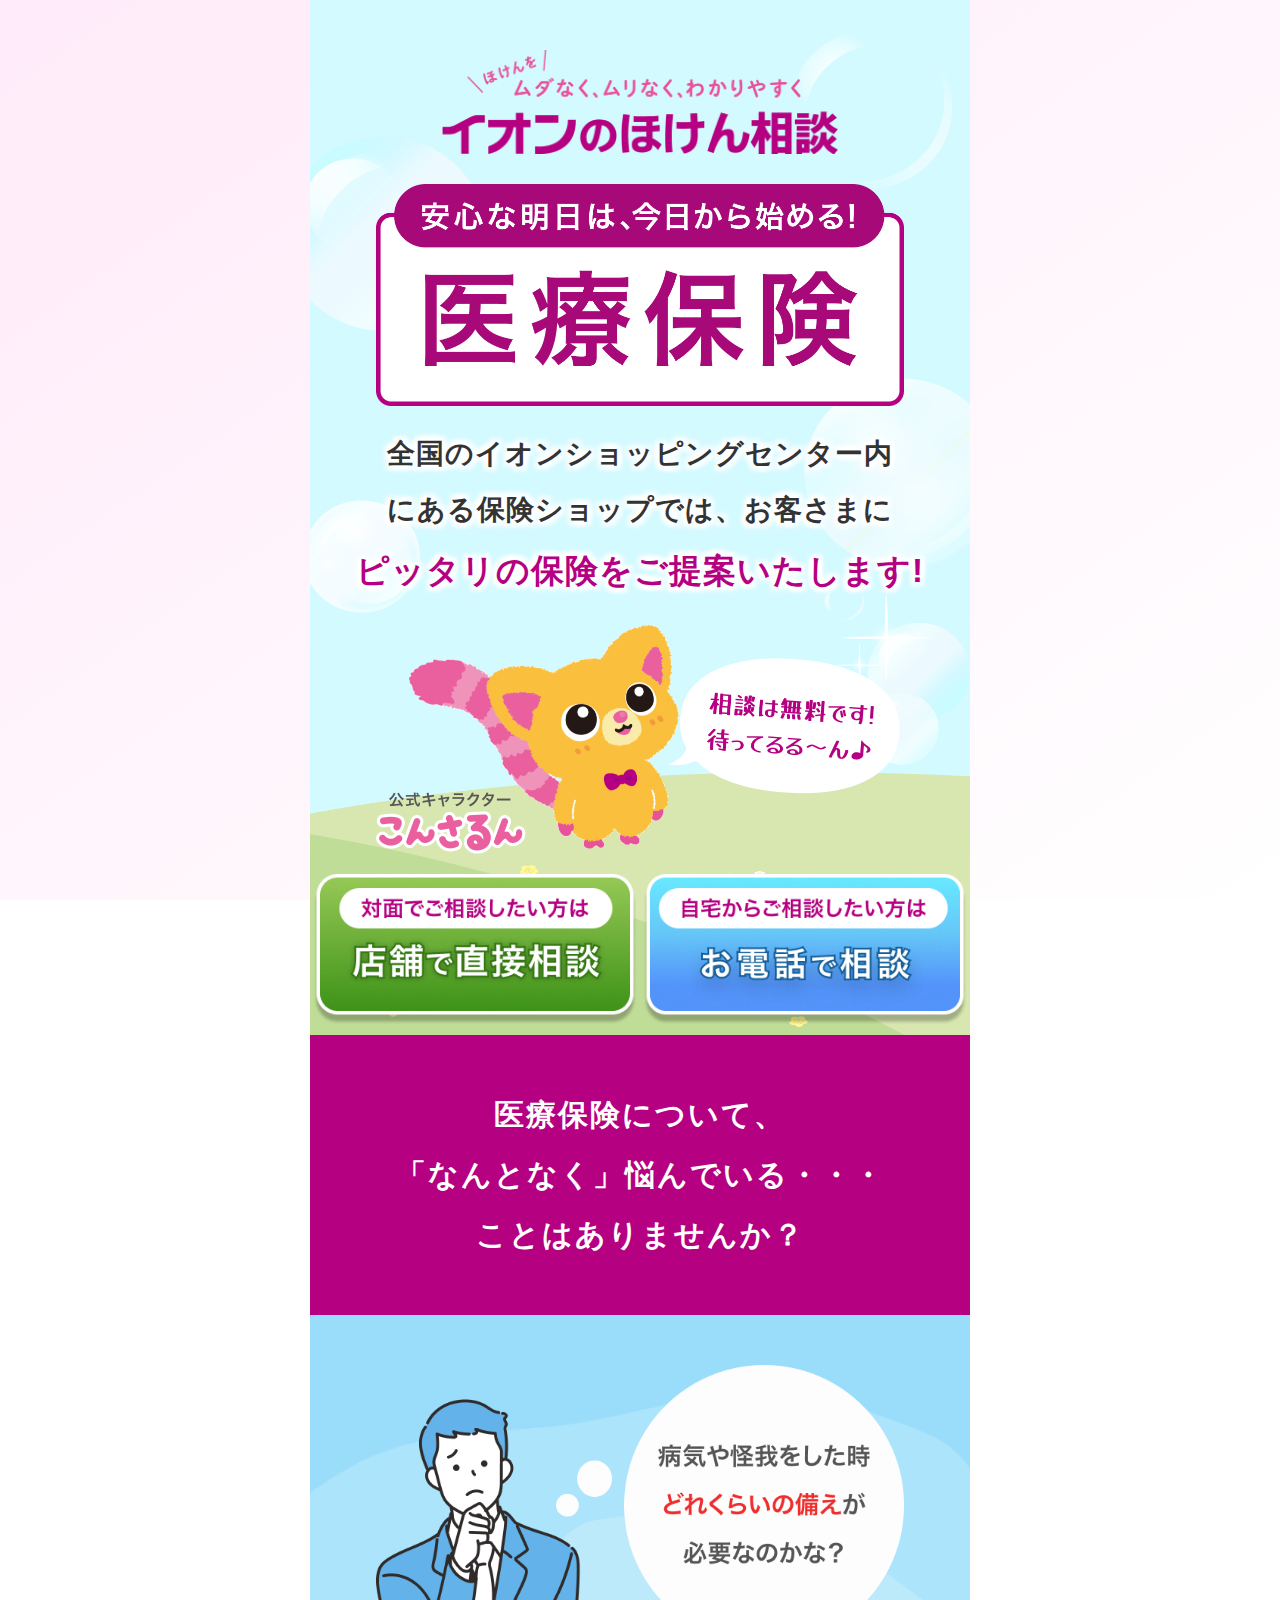
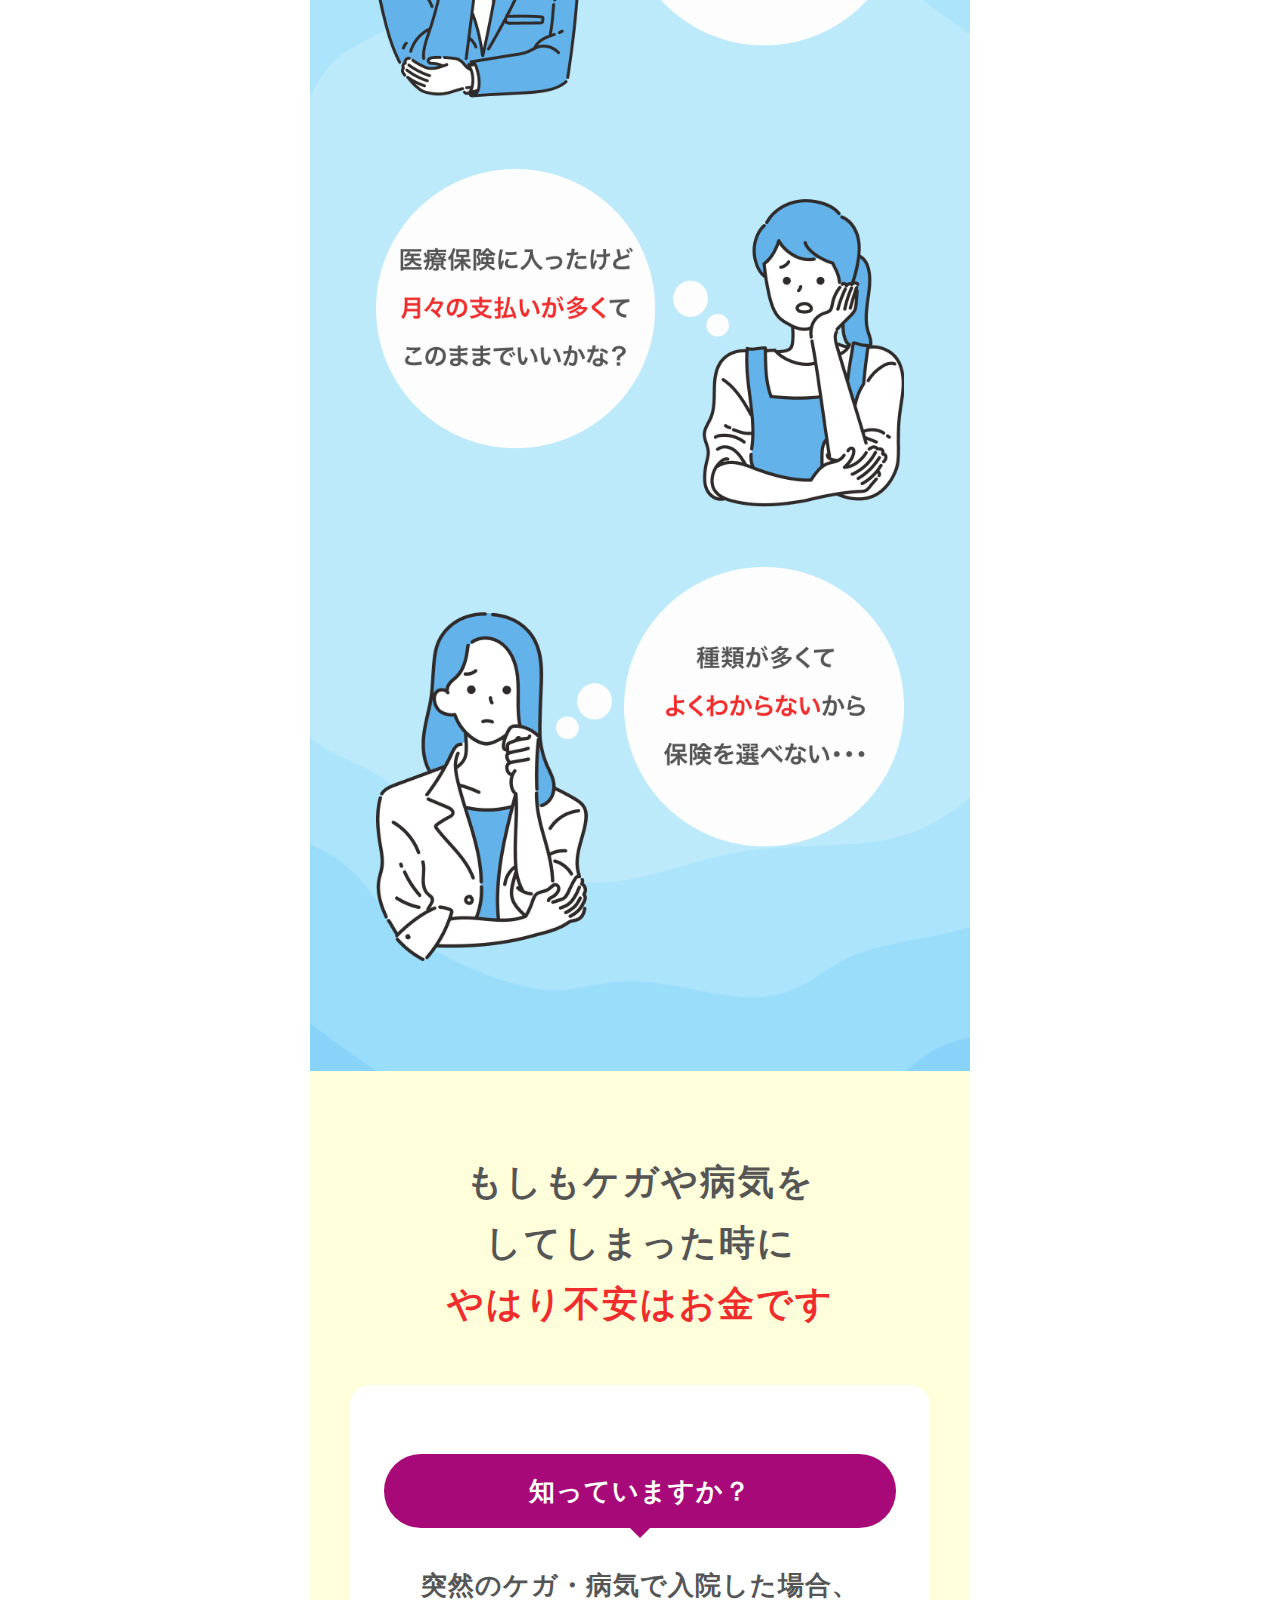
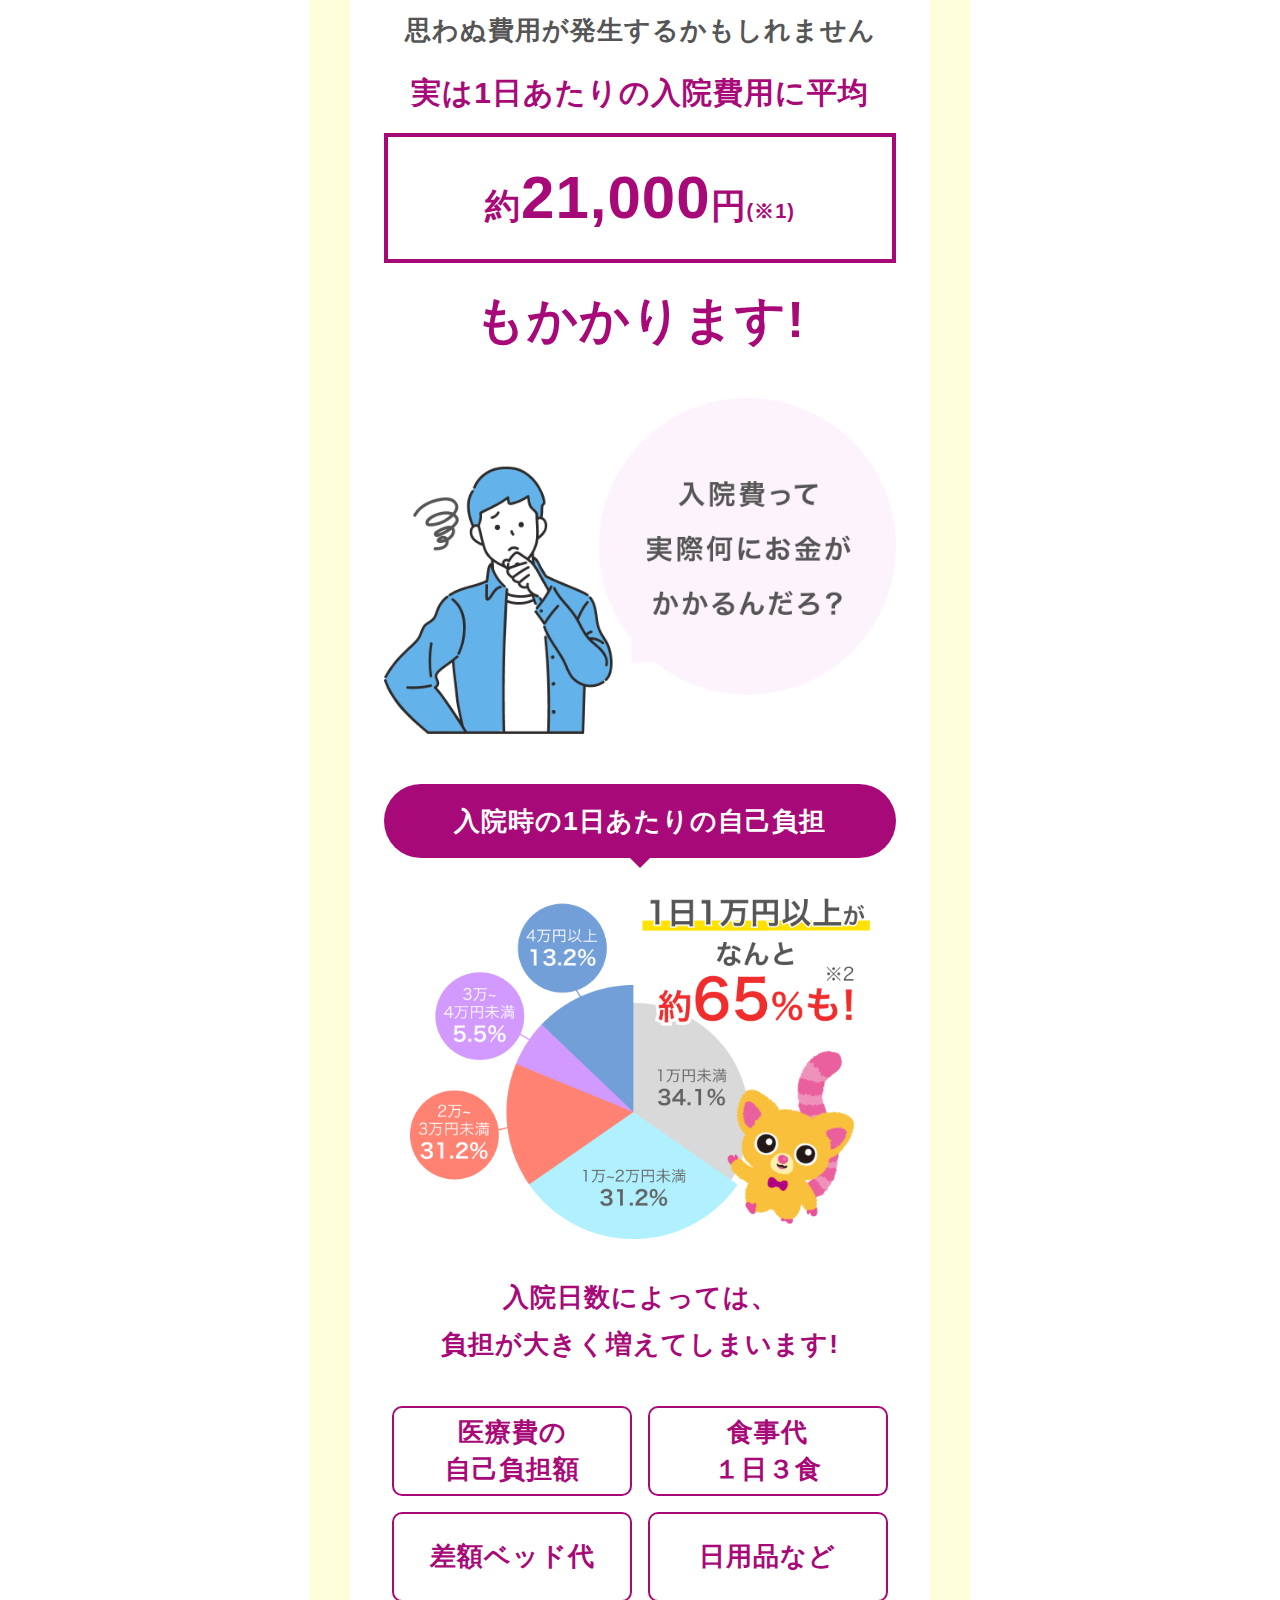
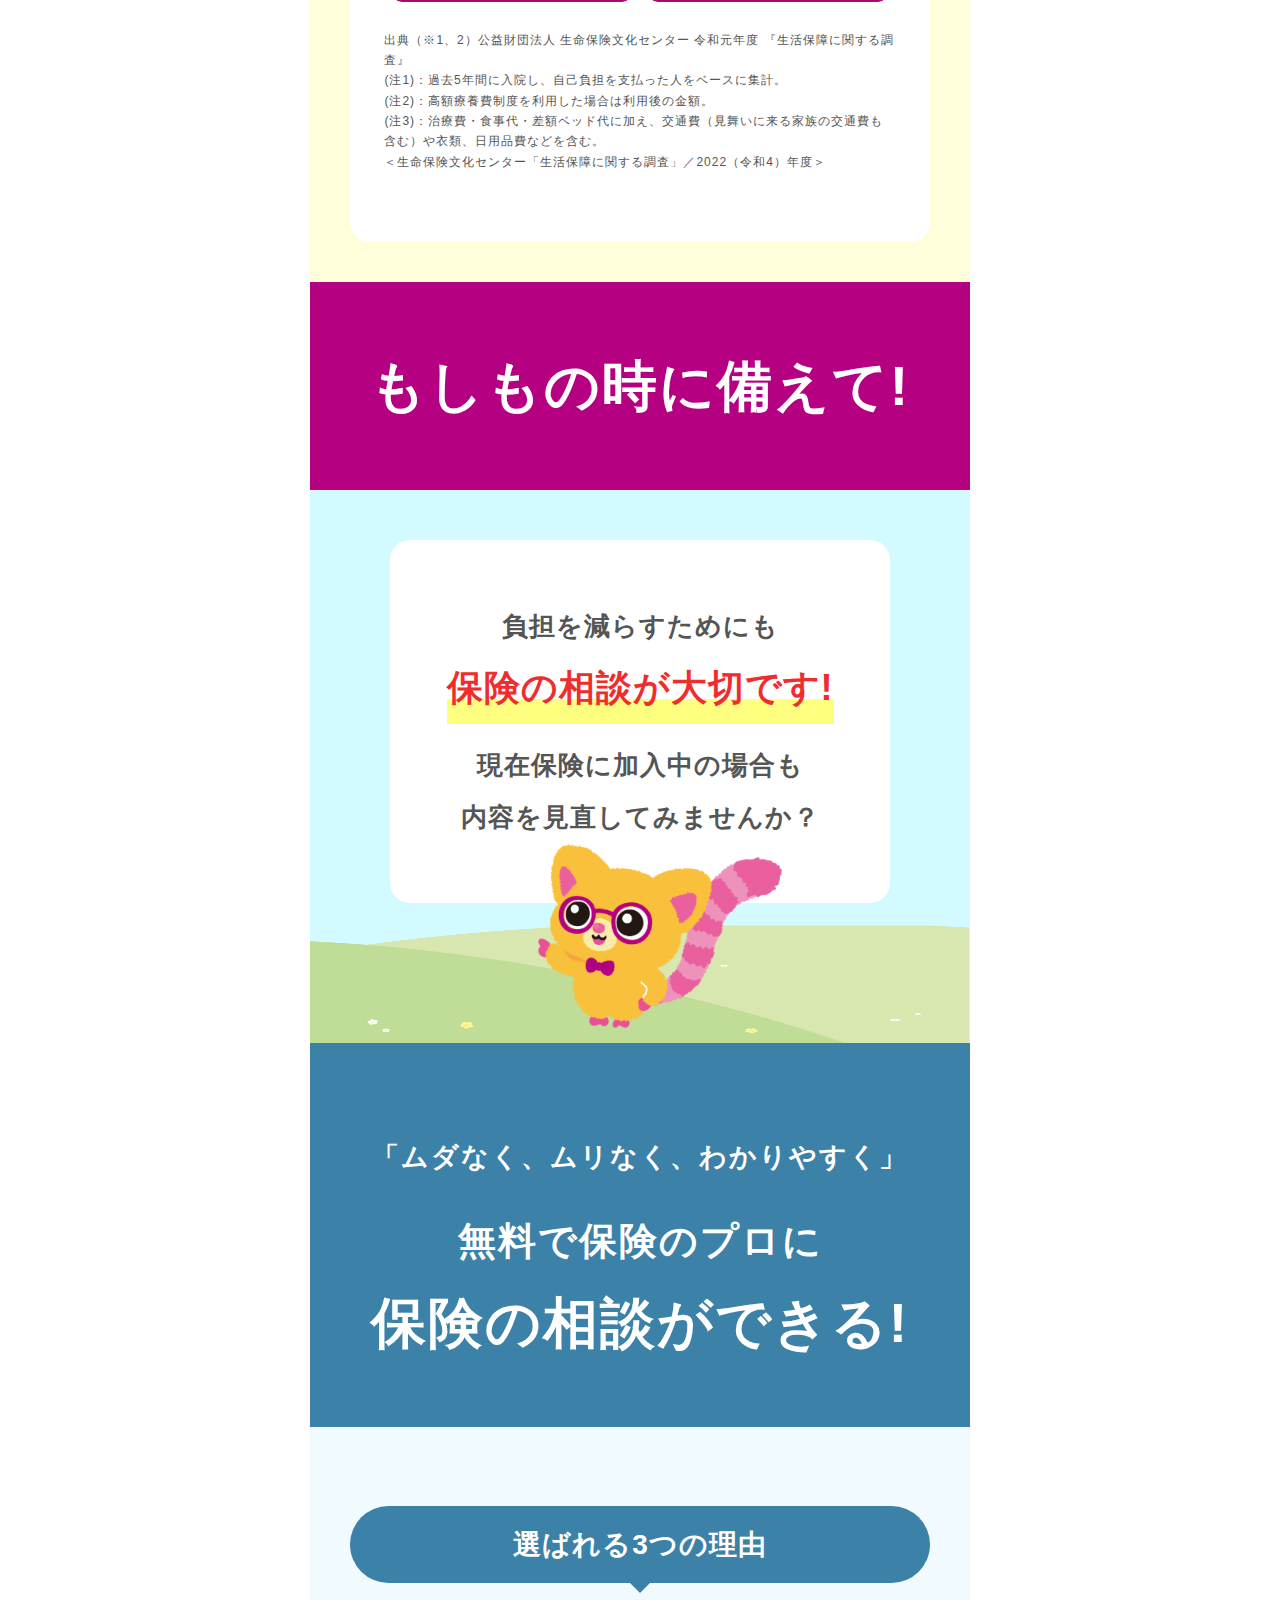
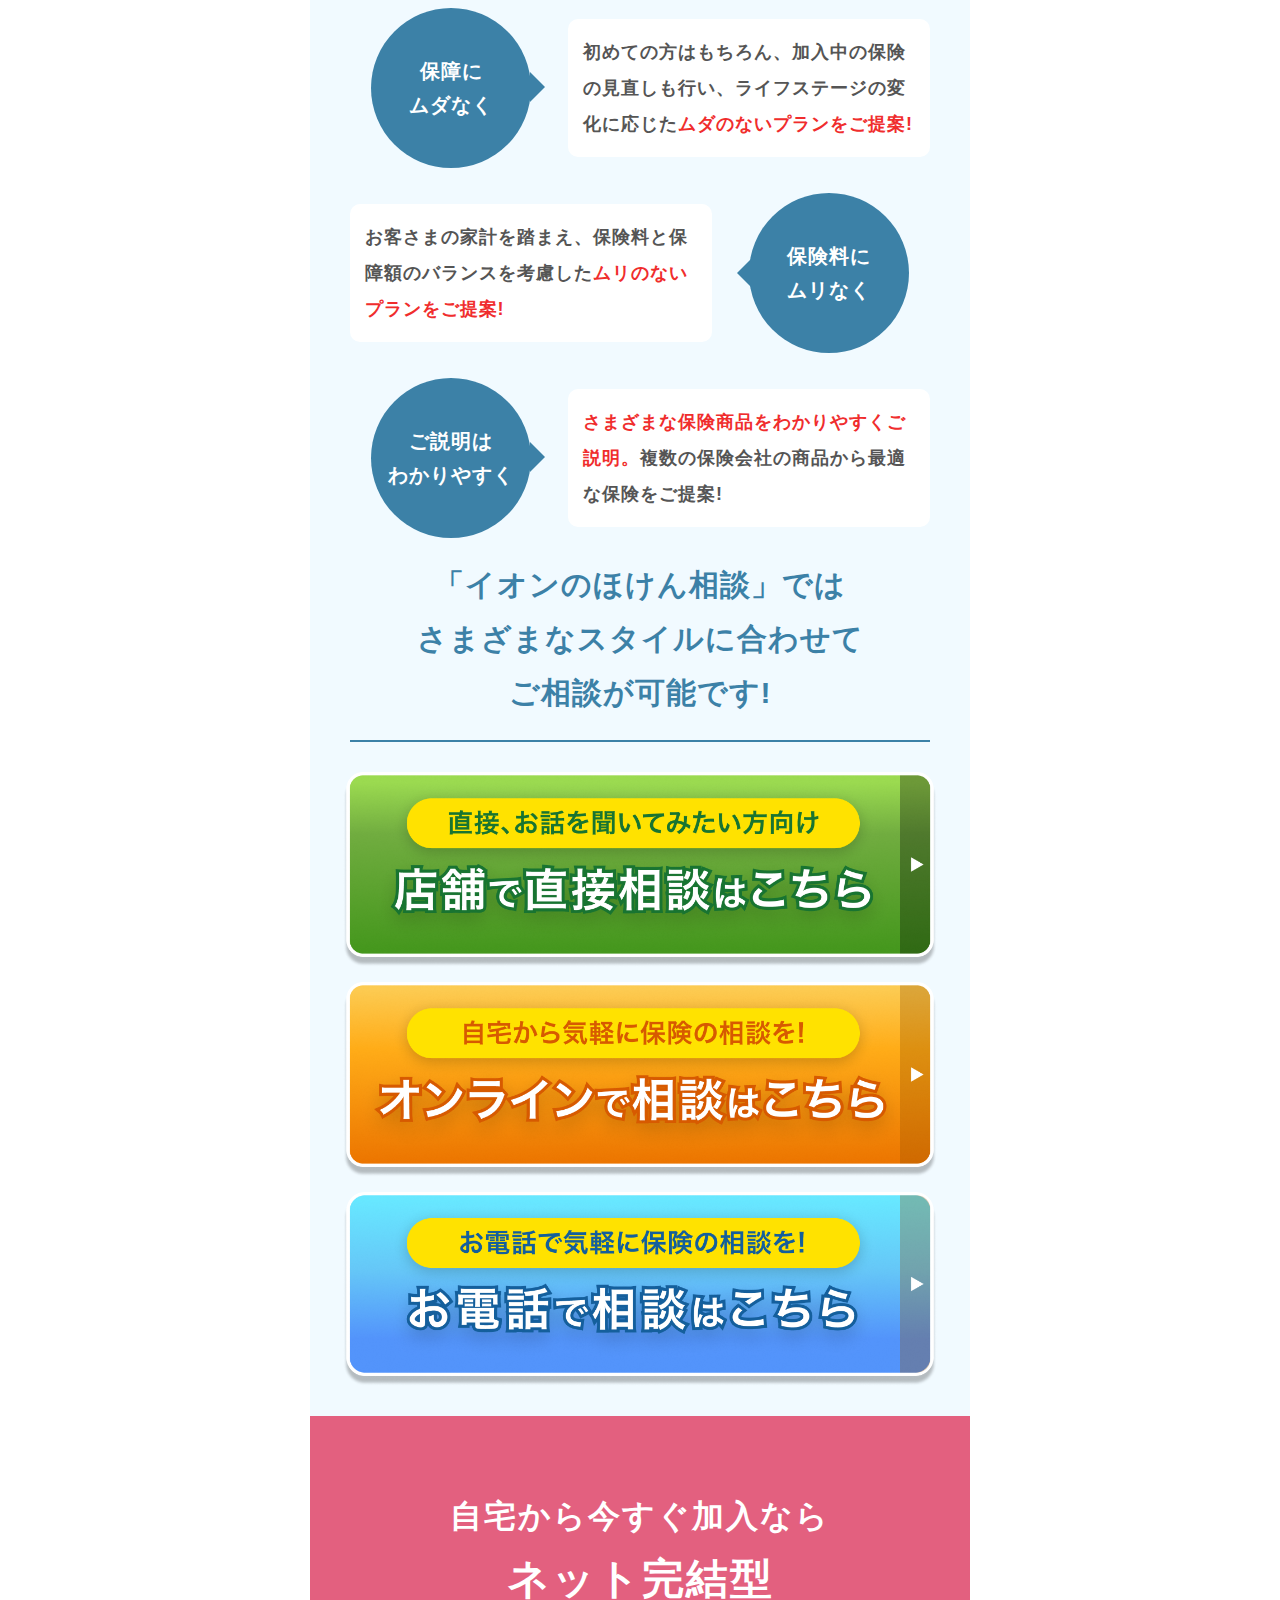
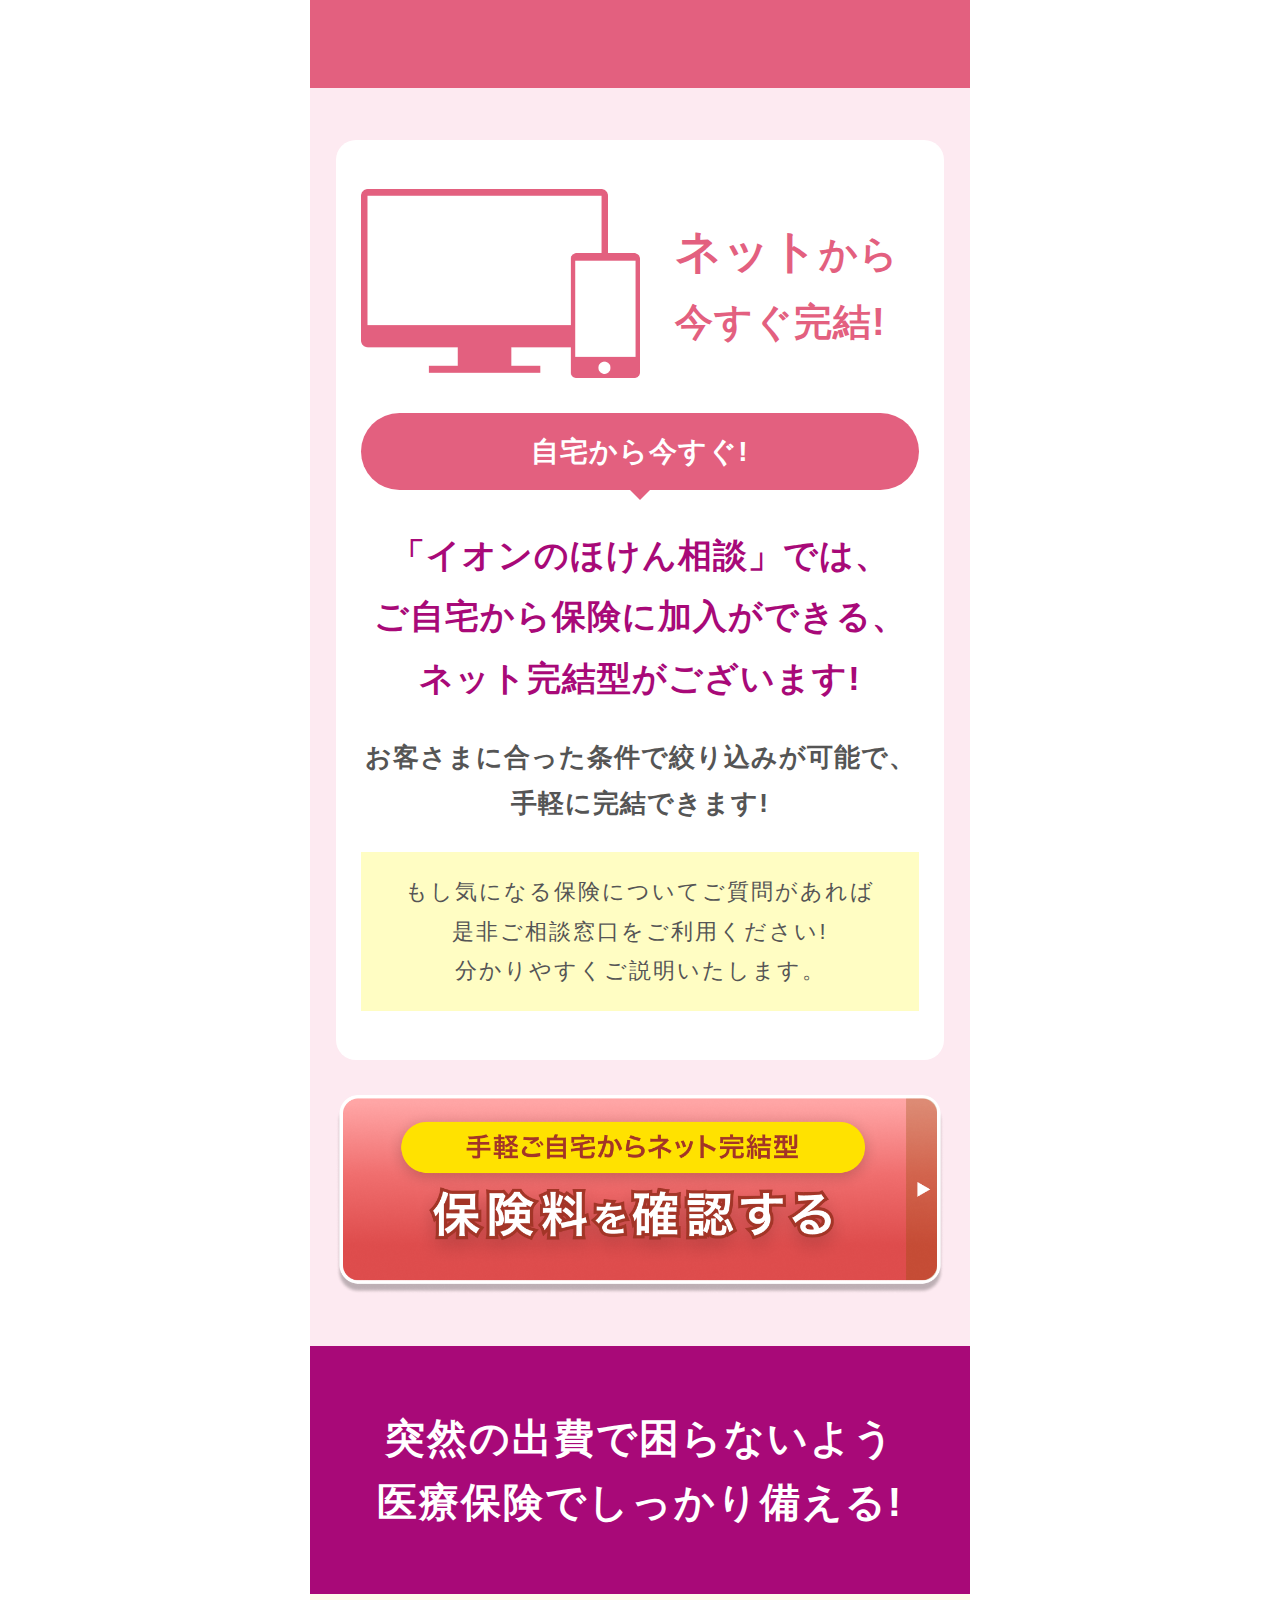
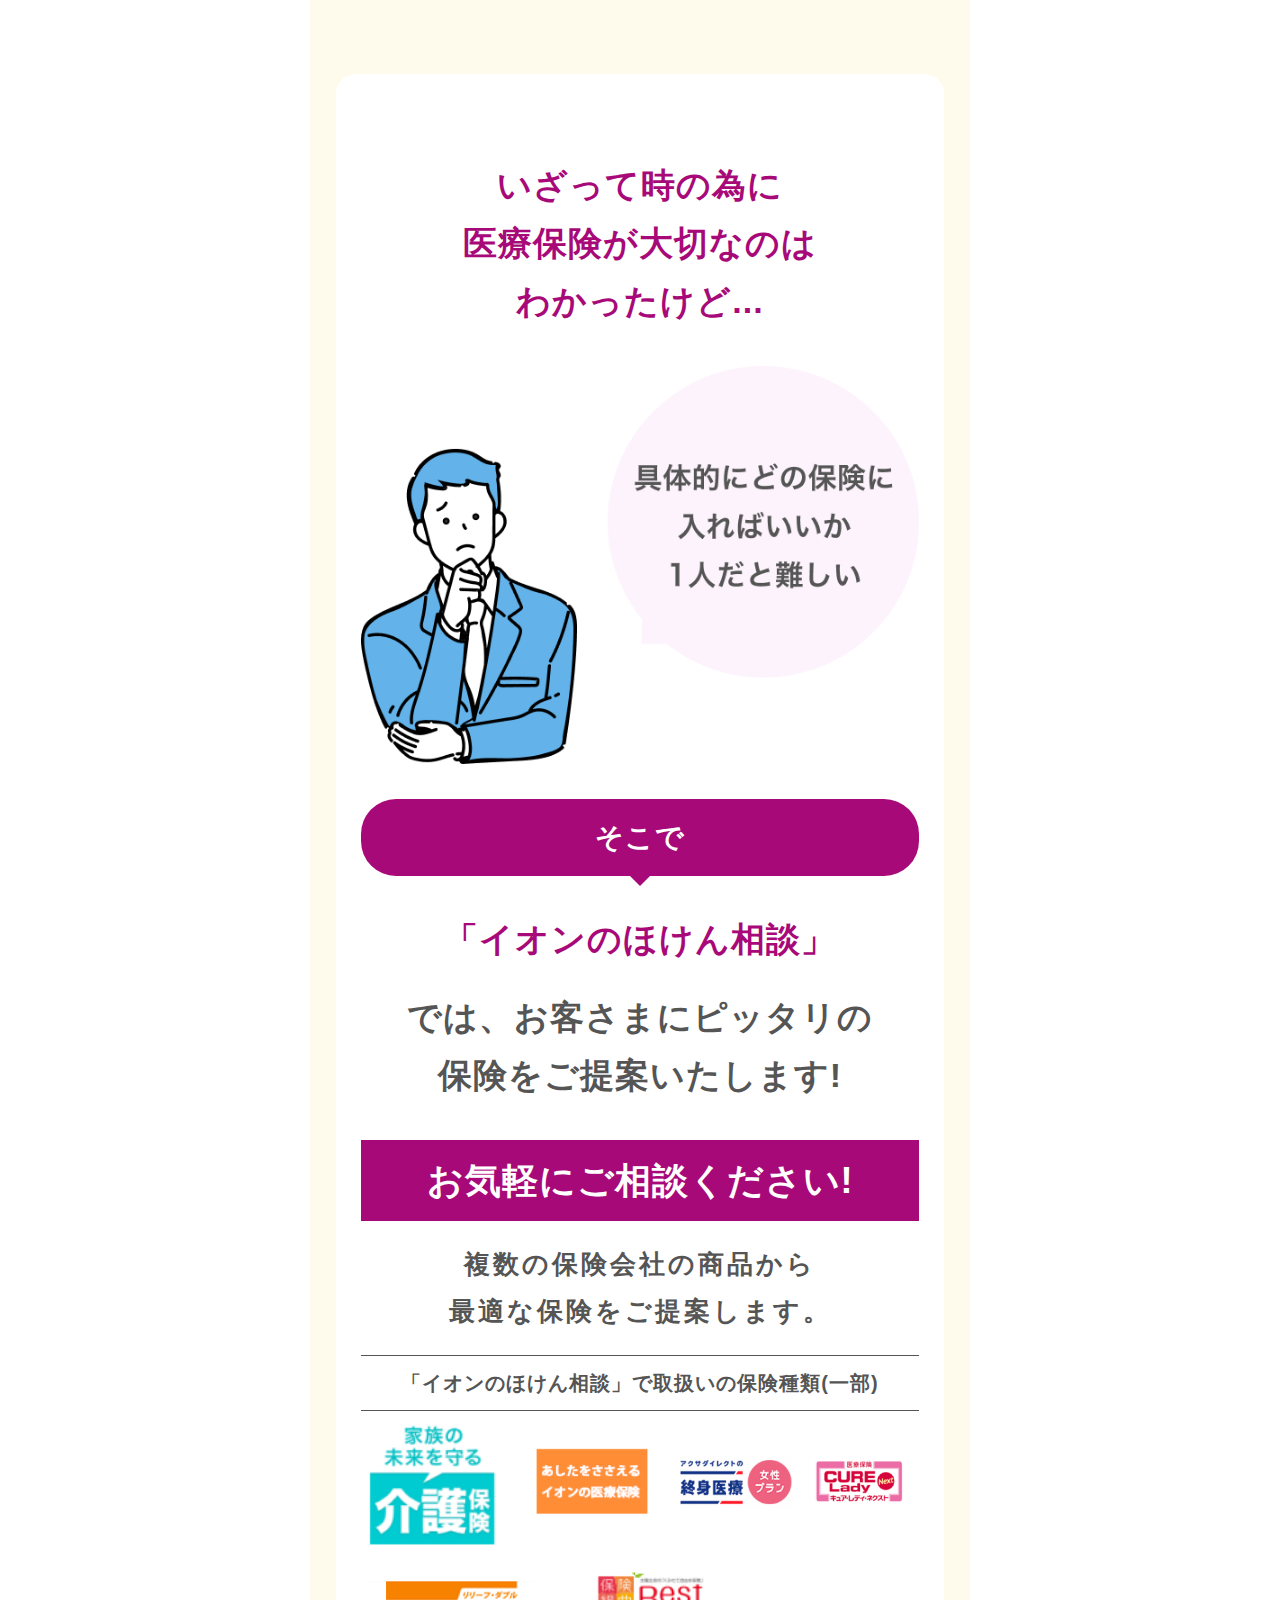
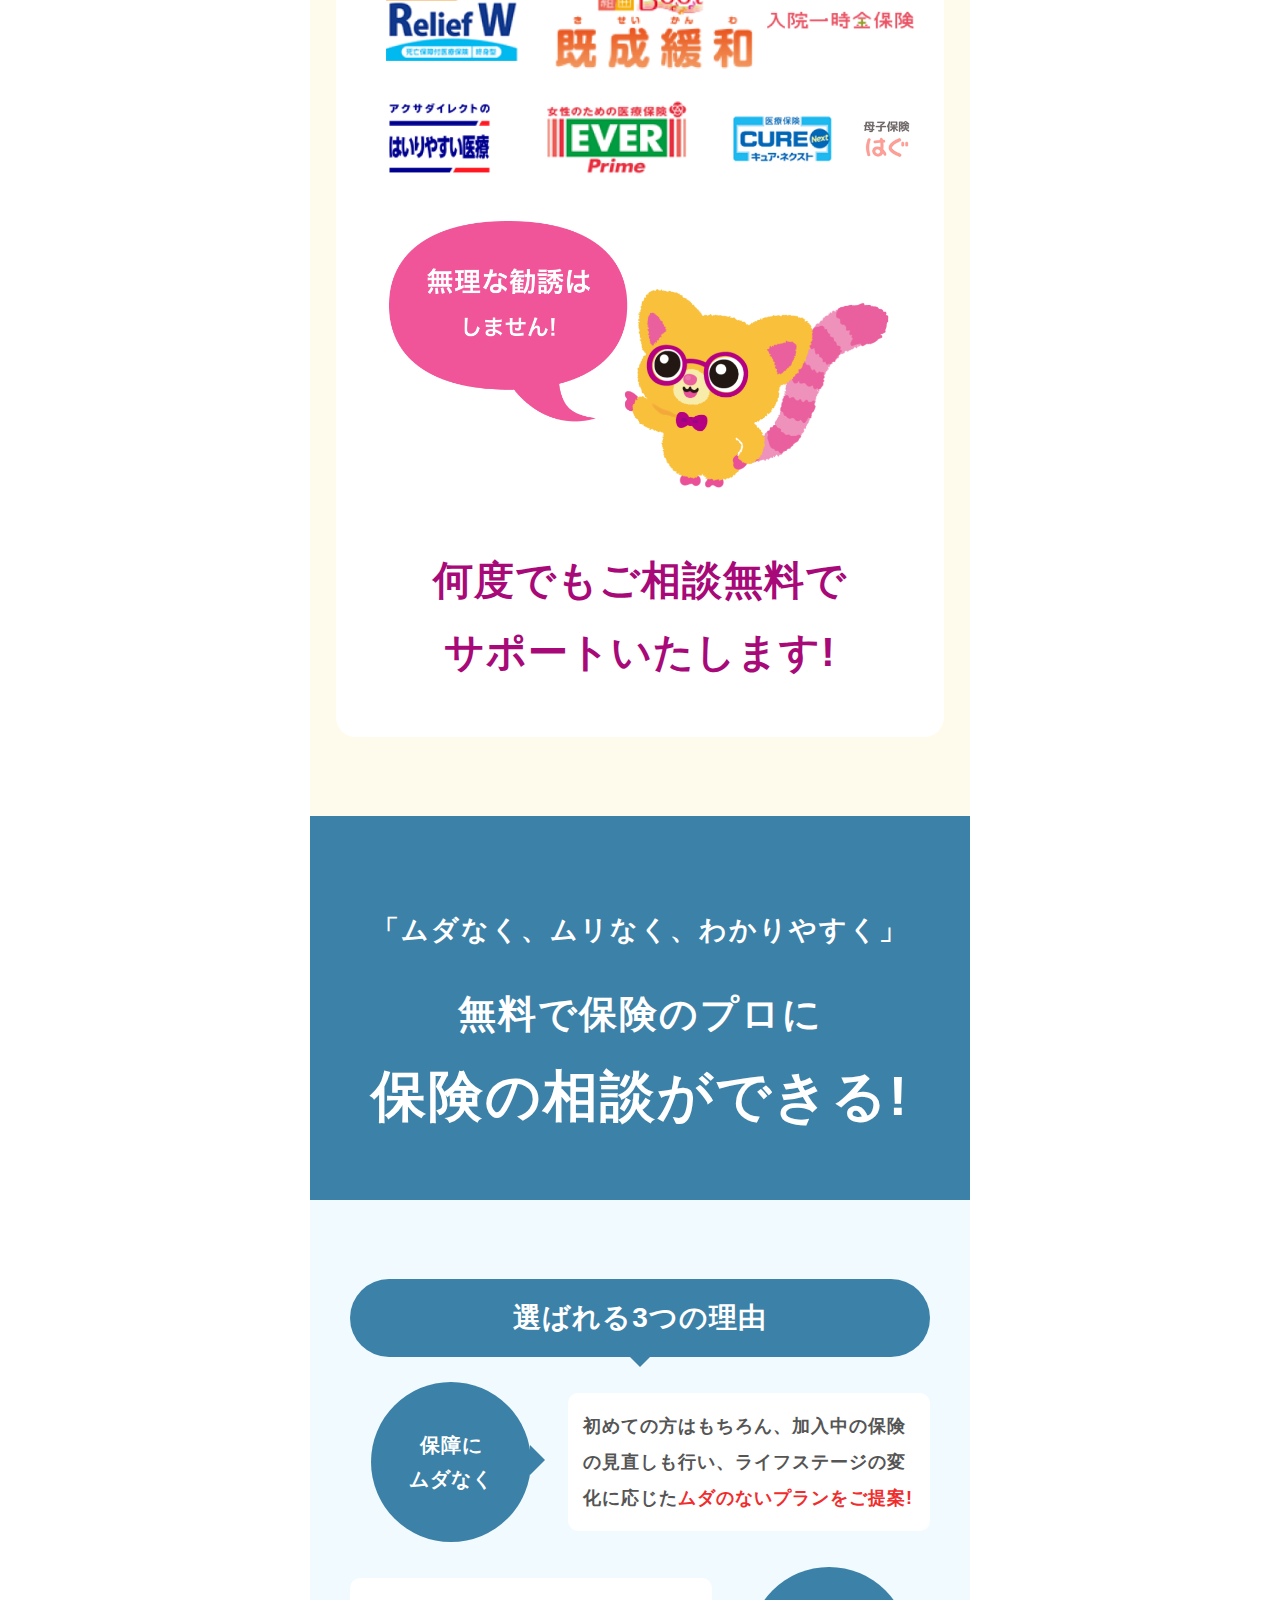
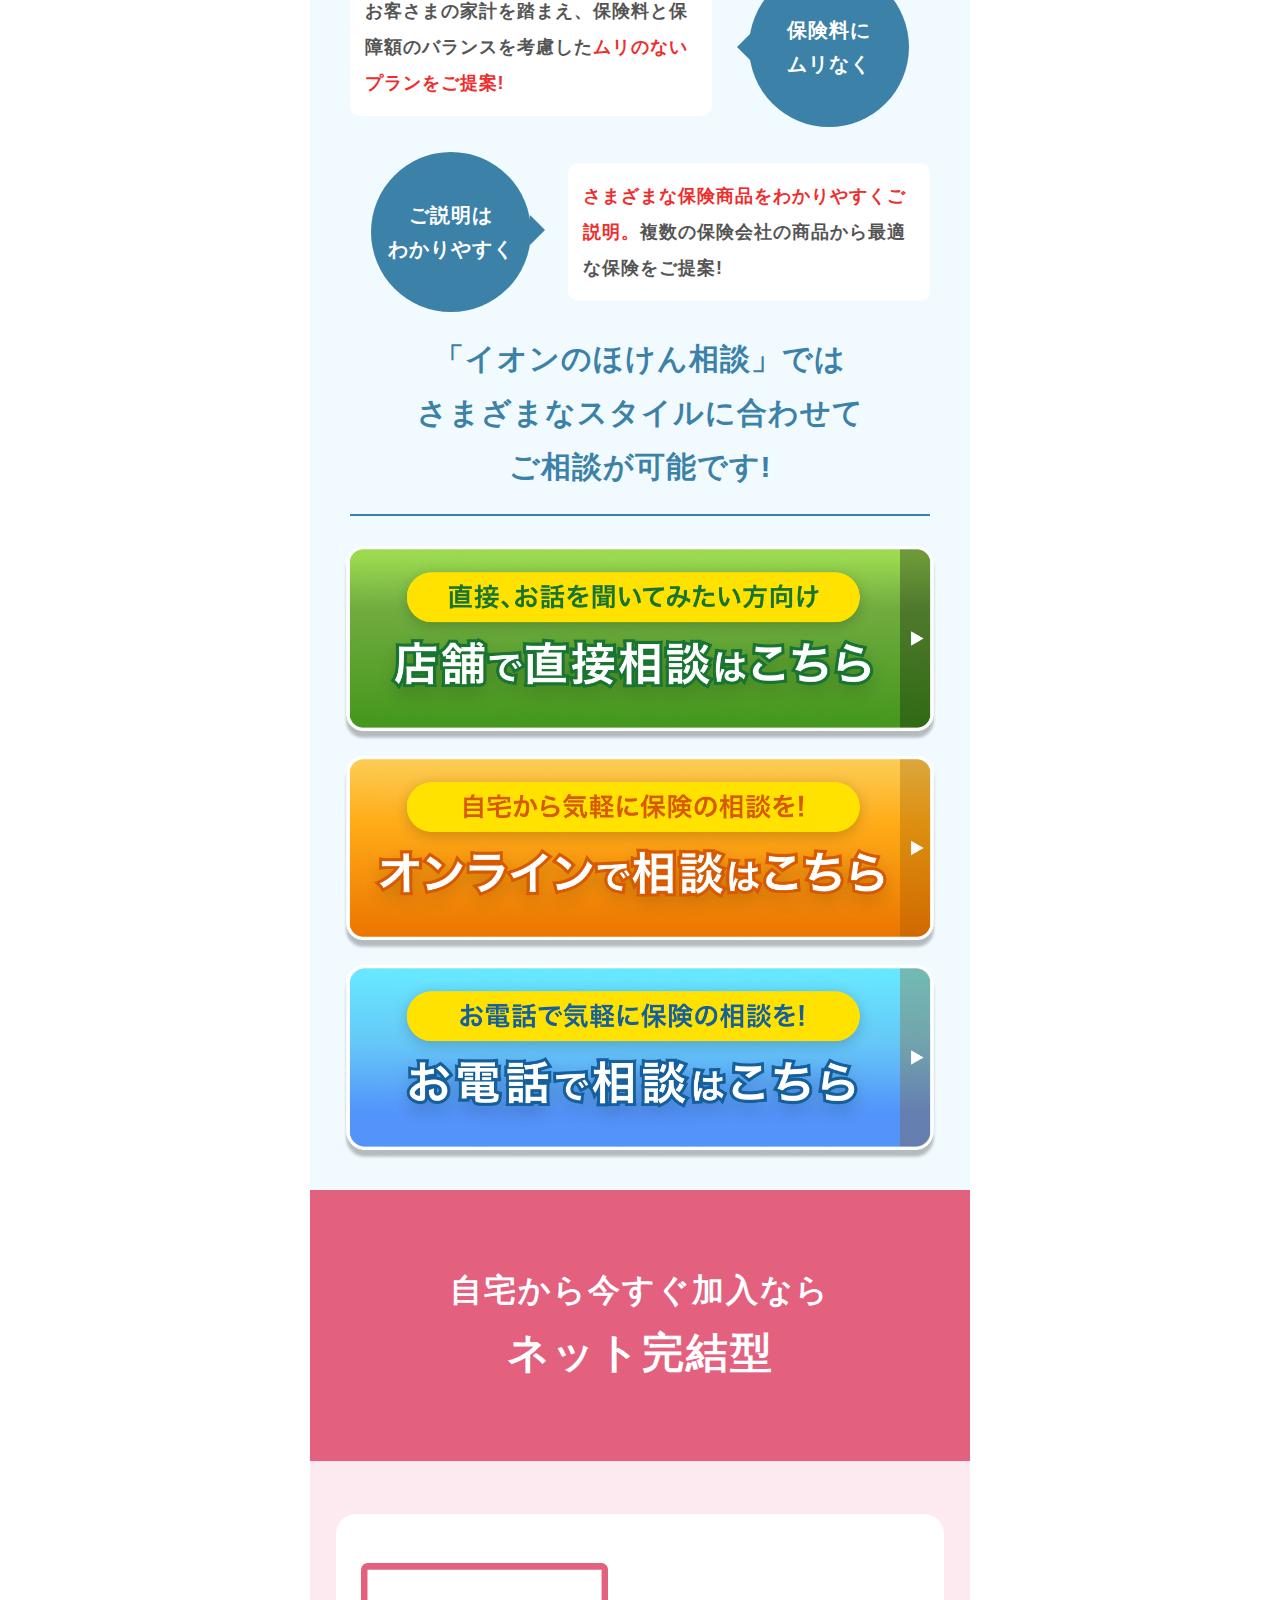
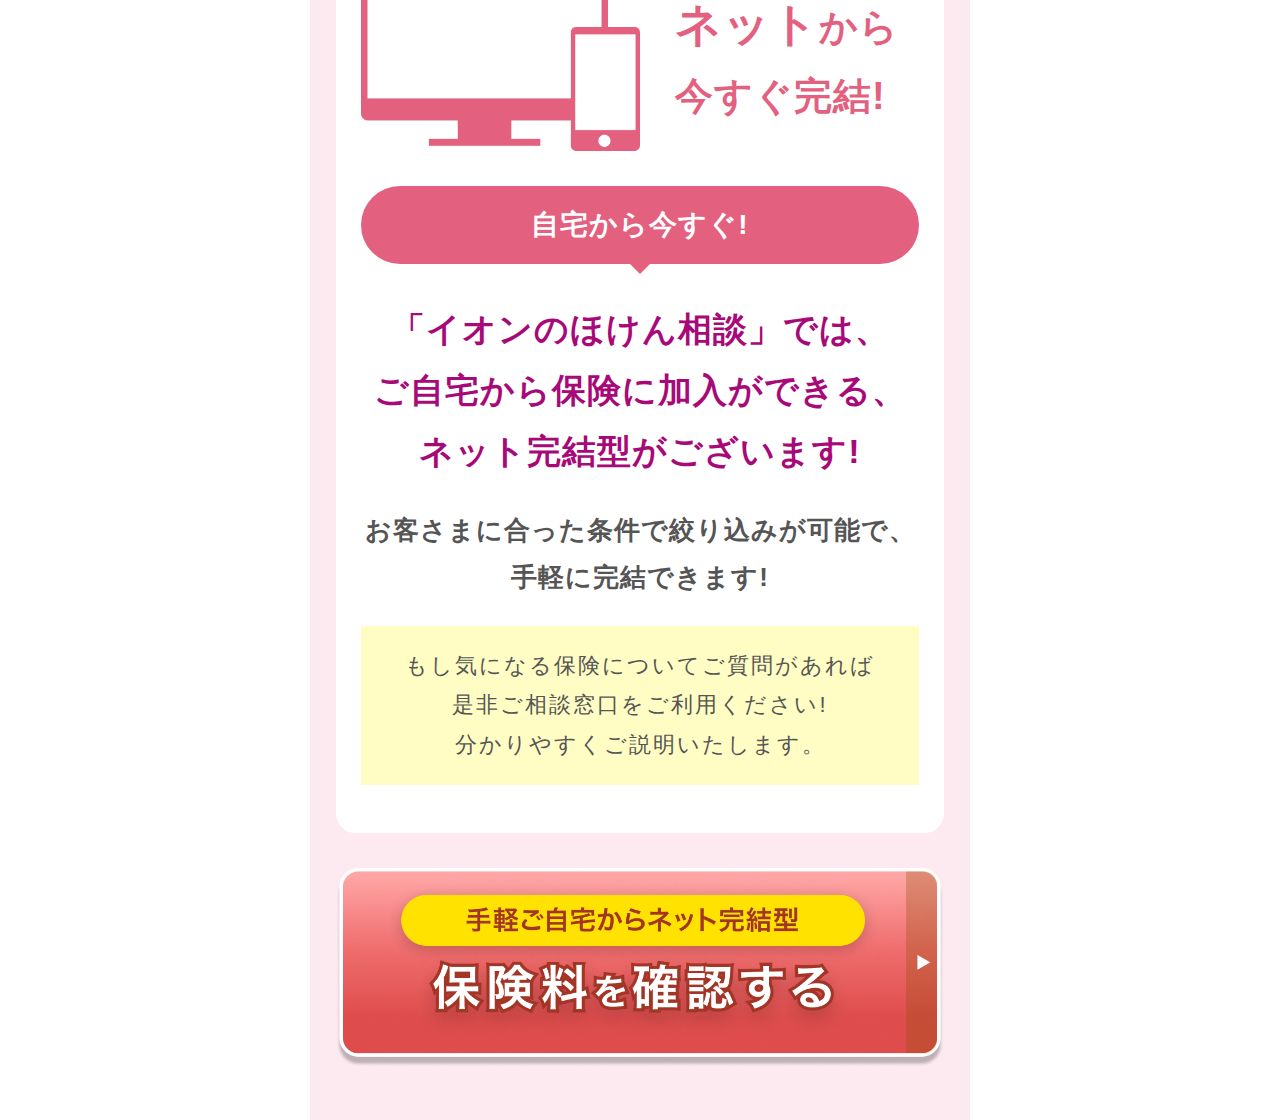
<file: short-1 21.31.25.html>
<!DOCTYPE html>
<html lang="ja">

<head>
    <!-- Google Tag Manager -->
    <script>(function (w, d, s, l, i) {
            w[l] = w[l] || []; w[l].push({
                'gtm.start':
                    new Date().getTime(), event: 'gtm.js'
            }); var f = d.getElementsByTagName(s)[0],
                j = d.createElement(s), dl = l != 'dataLayer' ? '&l=' + l : ''; j.async = true; j.src =
                    'https://www.googletagmanager.com/gtm.js?id=' + i + dl; f.parentNode.insertBefore(j, f);
        })(window, document, 'script', 'dataLayer', 'GTM-P3GN332');</script>
    <!-- End Google Tag Manager -->

    <meta charset="UTF-8">
    <meta name="viewport" content="width=device-width">
    <title>イオンのほけん相談</title>
    <meta name="description" content="全国のイオンショッピングセンター内にある保険ショップでは、お客さまにピッタリの保険をご提案いたします!" />
    <meta name="format-detection" content="telephone=no" />
    <meta name="keywords" content="イオン,保険,医療保険,保険相談,相談無料" />
    <meta name="msapplication-square70x70logo" content="./images/fav/site-tile-70x70.png">
    <meta name="msapplication-square150x150logo" content="./images/fav/site-tile-150x150.png">
    <meta name="msapplication-wide310x150logo" content="./images/fav/site-tile-310x150.png">
    <meta name="msapplication-square310x310logo" content="./images/fav/site-tile-310x310.png">
    <meta name="msapplication-TileColor" content="#0078d7">
    <link rel="shortcut icon" type="image/vnd.microsoft.icon" href="./images/fav/favicon.ico">
    <link rel="icon" type="image/vnd.microsoft.icon" href="./images/fav/favicon.ico">
    <link rel="apple-touch-icon" sizes="57x57" href="./images/fav/apple-touch-icon-57x57.png">
    <link rel="apple-touch-icon" sizes="60x60" href="./images/fav/apple-touch-icon-60x60.png">
    <link rel="apple-touch-icon" sizes="72x72" href="./images/fav/apple-touch-icon-72x72.png">
    <link rel="apple-touch-icon" sizes="76x76" href="./images/fav/apple-touch-icon-76x76.png">
    <link rel="apple-touch-icon" sizes="114x114" href="./images/fav/apple-touch-icon-114x114.png">
    <link rel="apple-touch-icon" sizes="120x120" href="./images/fav/apple-touch-icon-120x120.png">
    <link rel="apple-touch-icon" sizes="144x144" href="./images/fav/apple-touch-icon-144x144.png">
    <link rel="apple-touch-icon" sizes="152x152" href="./images/fav/apple-touch-icon-152x152.png">
    <link rel="apple-touch-icon" sizes="180x180" href="./images/fav/apple-touch-icon-180x180.png">
    <link rel="icon" type="image/png" sizes="36x36" href="./images/fav/android-chrome-36x36.png">
    <link rel="icon" type="image/png" sizes="48x48" href="./images/fav/android-chrome-48x48.png">
    <link rel="icon" type="image/png" sizes="72x72" href="./images/fav/android-chrome-72x72.png">
    <link rel="icon" type="image/png" sizes="96x96" href="./images/fav/android-chrome-96x96.png">
    <link rel="icon" type="image/png" sizes="128x128" href="./images/fav/android-chrome-128x128.png">
    <link rel="icon" type="image/png" sizes="144x144" href="./images/fav/android-chrome-144x144.png">
    <link rel="icon" type="image/png" sizes="152x152" href="./images/fav/android-chrome-152x152.png">
    <link rel="icon" type="image/png" sizes="192x192" href="./images/fav/android-chrome-192x192.png">
    <link rel="icon" type="image/png" sizes="256x256" href="./images/fav/android-chrome-256x256.png">
    <link rel="icon" type="image/png" sizes="384x384" href="./images/fav/android-chrome-384x384.png">
    <link rel="icon" type="image/png" sizes="512x512" href="./images/fav/android-chrome-512x512.png">
    <link rel="icon" type="image/png" sizes="36x36" href="./images/fav/icon-36x36.png">
    <link rel="icon" type="image/png" sizes="48x48" href="./images/fav/icon-48x48.png">
    <link rel="icon" type="image/png" sizes="72x72" href="./images/fav/icon-72x72.png">
    <link rel="icon" type="image/png" sizes="96x96" href="./images/fav/icon-96x96.png">
    <link rel="icon" type="image/png" sizes="128x128" href="./images/fav/icon-128x128.png">
    <link rel="icon" type="image/png" sizes="144x144" href="./images/fav/icon-144x144.png">
    <link rel="icon" type="image/png" sizes="152x152" href="./images/fav/icon-152x152.png">
    <link rel="icon" type="image/png" sizes="160x160" href="./images/fav/icon-160x160.png">
    <link rel="icon" type="image/png" sizes="192x192" href="./images/fav/icon-192x192.png">
    <link rel="icon" type="image/png" sizes="196x196" href="./images/fav/icon-196x196.png">
    <link rel="icon" type="image/png" sizes="256x256" href="./images/fav/icon-256x256.png">
    <link rel="icon" type="image/png" sizes="384x384" href="./images/fav/icon-384x384.png">
    <link rel="icon" type="image/png" sizes="512x512" href="./images/fav/icon-512x512.png">
    <link rel="icon" type="image/png" sizes="16x16" href="./images/fav/icon-16x16.png">
    <link rel="icon" type="image/png" sizes="24x24" href="./images/fav/icon-24x24.png">
    <link rel="icon" type="image/png" sizes="32x32" href="./images/fav/icon-32x32.png">
    <link rel="manifest" href="./images/fav/manifest.json">
    <meta property="og:site_name" content="イオンのほけん相談" />
    <!-- <meta property="og:url" content="https://" />リリース時に反映 -->
    <meta property="”og:image”" content="./images/og.png" />

    <link rel="stylesheet" href="./style.css">
</head>

<body>
    <!-- Google Tag Manager (noscript) -->
    <noscript><iframe src="https://www.googletagmanager.com/ns.html?id=GTM-P3GN332" height="0" width="0" style="display:none;visibility:hidden"></iframe></noscript>
    <!-- End Google Tag Manager (noscript) -->
    <main>
        <section id="contents_fv" class="fv-area">
            <div class="container">
                <div>
                    <img src="./images/logo.png" class="logo" alt="イオンのほけん相談">
                </div>
                <div>
                    <img src="./images/fv-img.png" class="fv-img" alt="安心な明日は、今日から始める!医療保険">
                </div>
                <p>
                    全国のイオンショッピングセンター内<br>
                    にある保険ショップでは、お客さまに<br>
                    <span>ピッタリの保険をご提案いたします!</span>
                </p>
                <div>
                    <img src="./images/fv-icon.png" class="fv-icon" alt="こんさるん">
                </div>
                <div class="flex">
                    <div>
                        <a href="https://www.hokenmarket.net/shop/">
                            <img src="./images/btn-img-g.png" class="btn-img" alt="店舗で直接相談はこちら">
                        </a>
                    </div>
                    <div>
                        <a href="https://www.hokenmarket.net/shop/denwa.html">
                            <img src="./images/btn-img-b.png" class="btn-img" alt="お電話で相談はこちら">
                        </a>
                    </div>
                </div>

            </div>
        </section>

        <section id="contents_trouble" class="trouble-area">
            <div class="head">
                <div class="container">
                    <h2>
                        医療保険について、<br>
                        「なんとなく」悩んでいる・・・<br>
                        ことはありませんか？
                    </h2>
                </div>
            </div>
            <div class="contents">
                <div class="container">
                    <div class="flex trouble-icon-1">
                        <div class="trouble-icon-character">
                            <img src="./images/trouble-icon.png" class="trouble-icon" alt="病気や怪我をした時どれくらいの備えが必要なのかな？">
                        </div>
                    </div>
                    <div class="flex reverse trouble-icon-2">
                        <div class="trouble-icon-character">
                            <img src="./images/trouble-icon-2.png" class="trouble-icon" alt="医療保険に入ったけど月々の支払いが多くてこのままでいいかな？">
                        </div>
                    </div>
                    <div class="flex trouble-icon-3">
                        <div class="trouble-icon-character">
                            <img src="./images/trouble-icon-3.png" class="trouble-icon" alt="種類が多くてよくわからないから保険を選べない">
                        </div>
                    </div>
                </div>
            </div>
        </section>

        <section id="contents_cost" class="cost-area">
            <div class="container">
                <h2>
                    もしもケガや病気を<br>
                    してしまった時に<br>
                    <span>やはり不安はお金です</span>
                </h2>
                <div class="contents">
                    <div class="container">
                        <div class="content knowledge">
                            <h3>知っていますか？</h3>
                            <p>
                                突然のケガ・病気で入院した場合、<br>
                                思わぬ費用が発生するかもしれません
                            </p>
                            <div class="average-cost">
                                実は1日あたりの入院費用に平均
                                <div class="card">
                                    <span>約</span>21,000<span>円</span><span class="annotation">(※1)</span>
                                </div>
                                <span class="average-cost-text">もかかります!</span>
                            </div>
                            <div class="flex">
                                <div>
                                    <img src="./images/cost-icon.png" class="cost-icon" alt="入院費って実際何にお金がかかるんだろう？">
                                </div>
                            </div>
                        </div>
                        <div class="content daily-cost">
                            <h3>入院時の1日あたりの自己負担</h3>
                            <div>
                                <img src="./images/daily-cost-img.png" class="daily-cost-img" alt="1日1万円以上がなんと約65%も！">
                            </div>
                            <p>
                                入院日数によっては、<br>
                                負担が大きく増えてしまいます!
                            </p>
                            <div class="flex">
                                <div>
                                    医療費の<br>
                                    自己負担額
                                </div>
                                <div>
                                    食事代<br>
                                    １日３食
                                </div>
                                <div>
                                    差額ベッド代
                                </div>
                                <div>
                                    日用品など
                                </div>
                            </div>
                            <p>
                                出典（※1、2）公益財団法人 生命保険文化センター 令和元年度 『生活保障に関する調査』<br>
                                (注1)：過去5年間に入院し、自己負担を支払った人をベースに集計。<br>
                                (注2)：高額療養費制度を利用した場合は利用後の金額。<br>
                                (注3)：治療費・食事代・差額ベッド代に加え、交通費（見舞いに来る家族の交通費も含む）や衣類、日用品費などを含む。<br>
                                ＜生命保険文化センター「生活保障に関する調査」／2022（令和4）年度＞
                            </p>
                        </div>
                    </div>
                </div>
            </div>
        </section>

        <section id="contents_consultation" class="consultation-area">
            <div class="head">
                <div class="container">
                    <h2>
                        もしもの時に備えて!
                    </h2>
                </div>
            </div>
            <div class="contents">
                <p>
                    負担を減らすためにも<br>
                    <span>保険の相談が大切です!</span><br>
                    現在保険に加入中の場合も<br>
                    内容を見直してみませんか？
                </p>
                <div class="consultation-character">
                    <img src="./images/consulting-icon.png" class="consulting-icon" alt="こんさるん">
                </div>
            </div>
        </section>


        <section id="contents_reason_1" class="reason-area">
            <div class="head">
                <div class="container">
                    <h2>
                        「ムダなく、ムリなく、わかりやすく」<br>
                        <span>無料で保険のプロに</span><br>
                        保険の相談ができる!
                    </h2>
                </div>
            </div>
            <div class="contents">
                <div class="container">
                    <h3>選ばれる3つの理由</h3>
                    <div class="flex">
                        <div>
                            <div>
                                保障に<br>
                                ムダなく
                            </div>
                        </div>
                        <div>
                            <div>
                                初めての方はもちろん、加入中の保険の見直しも行い、ライフステージの変化に応じた<span>ムダのないプランをご提案!</span>
                            </div>
                        </div>
                    </div>
                    <div class="flex reverse">
                        <div>
                            <div>
                                保険料に<br>
                                ムリなく
                            </div>
                        </div>
                        <div>
                            <div>
                                お客さまの家計を踏まえ、保険料と保障額のバランスを考慮した<span>ムリのないプランをご提案!</span>
                            </div>
                        </div>
                    </div>
                    <div class="flex">
                        <div>
                            <div>
                                ご説明は<br>
                                わかりやすく
                            </div>
                        </div>
                        <div>
                            <div>
                                <span>さまざまな保険商品をわかりやすくご説明。</span>複数の保険会社の商品から最適な保険をご提案!
                            </div>
                        </div>
                    </div>
                    <p>
                        「イオンのほけん相談」では<br>
                        さまざまなスタイルに合わせて<br>
                        ご相談が可能です!
                    </p>
                </div>
            </div>
        </section>

        <section id="contents_cta_1" class="cta-area">
            <div class="container">
                <div>
                    <a href="https://www.hokenmarket.net/shop/">
                        <img src="./images/cta-btn-img-g.png" class="cta-btn-img" alt="店舗で直接相談はこちら">
                    </a>
                </div>
                <div>
                    <a href="https://www.hokenmarket.net/shop/onlineten.html">
                        <img src="./images/cta-btn-img-o.png" class="cta-btn-img" alt="オンラインで相談はこちら">
                    </a>
                </div>
                <div>
                    <a href="https://www.hokenmarket.net/shop/denwa.html">
                        <img src="./images/cta-btn-img-b.png" class="cta-btn-img" alt="お電話で相談はこちら">
                    </a>
                </div>
            </div>
        </section>

        <section id="contents_online-application-1" class="online-application-area">
            <div class="head">
                <div class="container">
                    <h2>
                        自宅から今すぐ加入なら<br>
                        <span>ネット完結型</span>
                    </h2>
                </div>
            </div>
            <div class="contents">
                <div class="content">
                    <div class="container">
                        <div class="flex">
                            <div>
                                <img src="./images/online-application-area-icon.png" class="online-application-area-icon" alt="ネットから今すぐ完結!">
                            </div>
                            <div>
                                <span>ネット</span>から<br>
                                今すぐ完結!
                            </div>
                        </div>
                        <h3>自宅から今すぐ!</h3>
                        <p>
                            「イオンのほけん相談」では、<br>
                            ご自宅から保険に加入ができる、<br>
                            ネット完結型がございます!<br>
                            <span>
                                お客さまに合った条件で絞り込みが可能で、<br>
                                手軽に完結できます!
                            </span>
                        </p>
                        <div class="desc">
                            もし気になる保険についてご質問があれば<br>
                            是非ご相談窓口をご利用ください!<br>
                            分かりやすくご説明いたします。
                        </div>
                    </div>
                </div>
                <div>
                    <a href="https://www.hokenmarket.net/estimate/">
                        <img src="./images/cta-btn-img-r.png" class="cta-btn-img-r" alt="保険料を確認する">
                    </a>
                </div>
            </div>
        </section>

        <section id="contents_support" class="support-area">
            <div class="head">
                <div class="container">
                    <h2>
                        突然の出費で困らないよう<br>
                        医療保険でしっかり備える!
                    </h2>
                </div>
            </div>
            <div class="contents">
                <div class="content">
                    <div class="container">
                        <p>
                            いざって時の為に<br>
                            医療保険が大切なのは<br>
                            わかったけど...
                        </p>
                        <div class="flex">
                            <div>
                                <img src="./images/support-area-icon.png" class="support-area-icon" alt="具体的にどの保険に入ればいいか1人だと難しい">
                            </div>
                        </div>
                        <h3>そこで</h3>
                        <p>
                            「イオンのほけん相談」
                            <span>
                                では、お客さまにピッタリの<br>
                                保険をご提案いたします!
                            </span>
                        </p>
                        <div class="types">
                            <div class="title">お気軽にご相談ください!</div>
                            <p>
                                複数の保険会社の商品から<br>
                                最適な保険をご提案します。
                            </p>
                            <h3>
                                「イオンのほけん相談」で取扱いの保険種類​(一部)
                            </h3>
                            <div class="flex">
                                <div>
                                    <img src="./images/type-logo.png" class="type-logo" alt="家族の未来を守る介護保険">
                                </div>
                                <div>
                                    <img src="./images/type-logo-2.png" class="type-logo" alt="あしたをささえるイオンの医療保険">
                                </div>
                                <div>
                                    <img src="./images/type-logo-3.png" class="type-logo" alt="アクサダイレクトの終身医療">
                                </div>
                                <div>
                                    <img src="./images/type-logo-4.png" class="type-logo" alt="キュア・レディ・ネクスト">
                                </div>
                            </div>
                            <div class="flex">
                                <div>
                                    <img src="./images/type-logo-5.png" class="type-logo" alt="Relief W">
                                </div>
                                <div>
                                    <img src="./images/type-logo-6.png" class="type-logo" alt="保健組曲BEST">
                                </div>
                                <div>
                                    <img src="./images/type-logo-7.png" class="type-logo" alt="入院一時金保険">
                                </div>
                            </div>
                            <div class="flex">
                                <div>
                                    <img src="./images/type-logo-8.png" class="type-logo" alt="アクサダイレクト">
                                </div>
                                <div>
                                    <img src="./images/type-logo-9.png" class="type-logo" alt="EVER Prime">
                                </div>
                                <div>
                                    <img src="./images/type-logo-10.png" class="type-logo" alt="キュアネクスト">
                                </div>
                                <div>
                                    <img src="./images/type-logo-11.png" class="type-logo" alt="母子保健はぐ">
                                </div>
                            </div>
                            <div>
                                <img src="./images/support-area-icon-2.png" class="support-area-icon-2" alt="無理な勧誘はいたしません！">
                                <p>
                                    何度でもご相談無料で<br>
                                    サポートいたします!
                                </p>
                            </div>
                        </div>

                    </div>
                </div>
            </div>
        </section>

        <section id="contents_reason_2" class="reason-area">
            <div class="head">
                <div class="container">
                    <h2>
                        「ムダなく、ムリなく、わかりやすく」<br>
                        <span>無料で保険のプロに</span><br>
                        保険の相談ができる!
                    </h2>
                </div>
            </div>
            <div class="contents">
                <div class="container">
                    <h3>選ばれる3つの理由</h3>
                    <div class="flex">
                        <div>
                            <div>
                                保障に<br>
                                ムダなく
                            </div>
                        </div>
                        <div>
                            <div>
                                初めての方はもちろん、加入中の保険の見直しも行い、ライフステージの変化に応じた<span>ムダのないプランをご提案!</span>
                            </div>
                        </div>
                    </div>
                    <div class="flex reverse">
                        <div>
                            <div>
                                保険料に<br>
                                ムリなく
                            </div>
                        </div>
                        <div>
                            <div>
                                お客さまの家計を踏まえ、保険料と保障額のバランスを考慮した<span>ムリのないプランをご提案!</span>
                            </div>
                        </div>
                    </div>
                    <div class="flex">
                        <div>
                            <div>
                                ご説明は<br>
                                わかりやすく
                            </div>
                        </div>
                        <div>
                            <div>
                                <span>さまざまな保険商品をわかりやすくご説明。</span>複数の保険会社の商品から最適な保険をご提案!
                            </div>
                        </div>
                    </div>
                    <p>
                        「イオンのほけん相談」では<br>
                        さまざまなスタイルに合わせて<br>
                        ご相談が可能です!
                    </p>
                </div>
            </div>
        </section>

        <section id="contents_cta-3" class="cta-area">
            <div class="container">
                <div>
                    <a href="https://www.hokenmarket.net/shop/">
                        <img src="./images/cta-btn-img-g.png" class="cta-btn-img" alt="店舗で直接相談はこちら">
                    </a>
                </div>
                <div>
                    <a href="https://www.hokenmarket.net/shop/onlineten.html">
                        <img src="./images/cta-btn-img-o.png" class="cta-btn-img" alt="オンラインで相談はこちら">
                    </a>
                </div>
                <div>
                    <a href="https://www.hokenmarket.net/shop/denwa.html">
                        <img src="./images/cta-btn-img-b.png" class="cta-btn-img" alt="お電話で相談はこちら">
                    </a>
                </div>
            </div>
        </section>

        <section id="contents_online-application-2" class="online-application-area">
            <div class="head">
                <div class="container">
                    <h2>
                        自宅から今すぐ加入なら<br>
                        <span>ネット完結型</span>
                    </h2>
                </div>
            </div>
            <div class="contents">
                <div class="content">
                    <div class="container">
                        <div class="flex">
                            <div>
                                <img src="./images/online-application-area-icon.png" class="online-application-area-icon" alt="ネットから今すぐ完結!">
                            </div>
                            <div>
                                <span>ネット</span>から<br>
                                今すぐ完結!
                            </div>
                        </div>
                        <h3>自宅から今すぐ!</h3>
                        <p>
                            「イオンのほけん相談」では、<br>
                            ご自宅から保険に加入ができる、<br>
                            ネット完結型がございます!<br>
                            <span>
                                お客さまに合った条件で絞り込みが可能で、<br>
                                手軽に完結できます!
                            </span>
                        </p>
                        <div class="desc">
                            もし気になる保険についてご質問があれば<br>
                            是非ご相談窓口をご利用ください!<br>
                            分かりやすくご説明いたします。
                        </div>
                    </div>
                </div>
                <div>
                    <a href="https://www.hokenmarket.net/estimate/">
                        <img src="./images/cta-btn-img-r.png" class="cta-btn-img-r" alt="保険料を確認する">
                    </a>
                </div>
            </div>
        </section>

    </main>

</body>

</html>
</file>
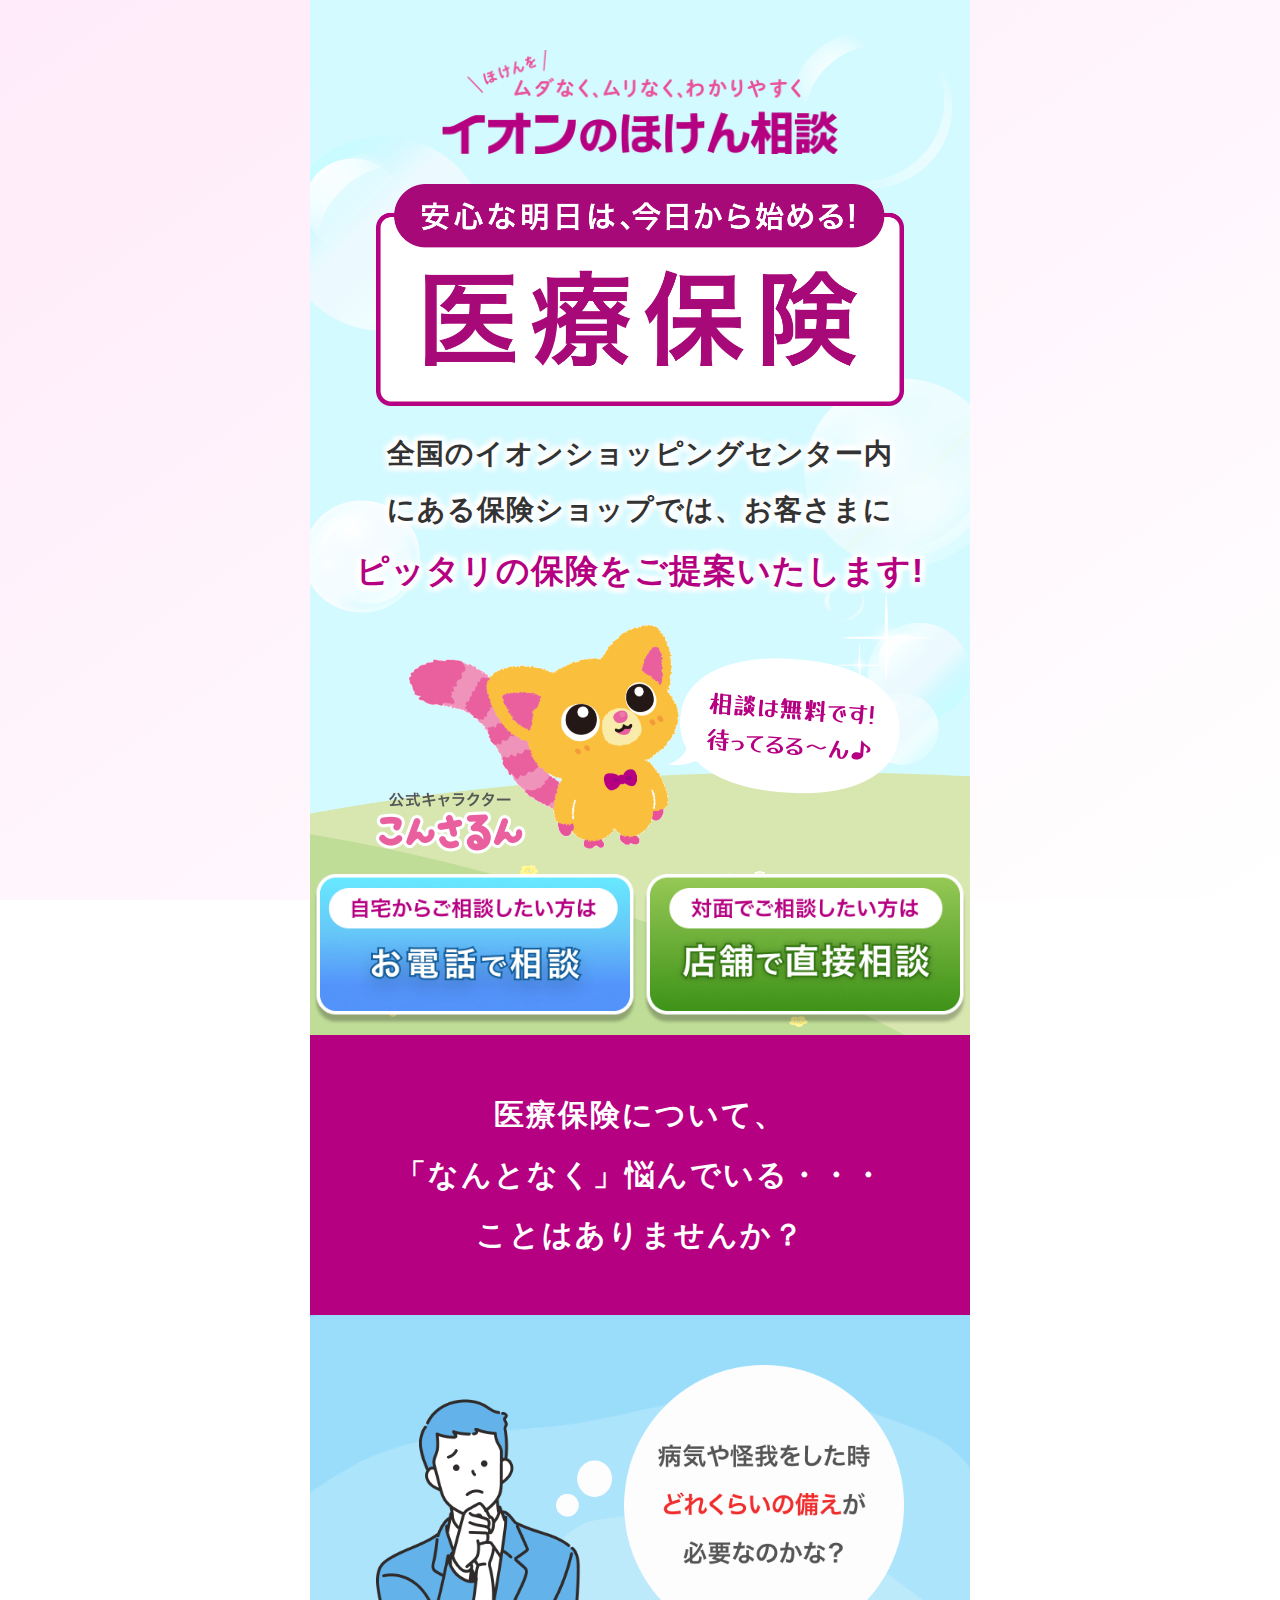
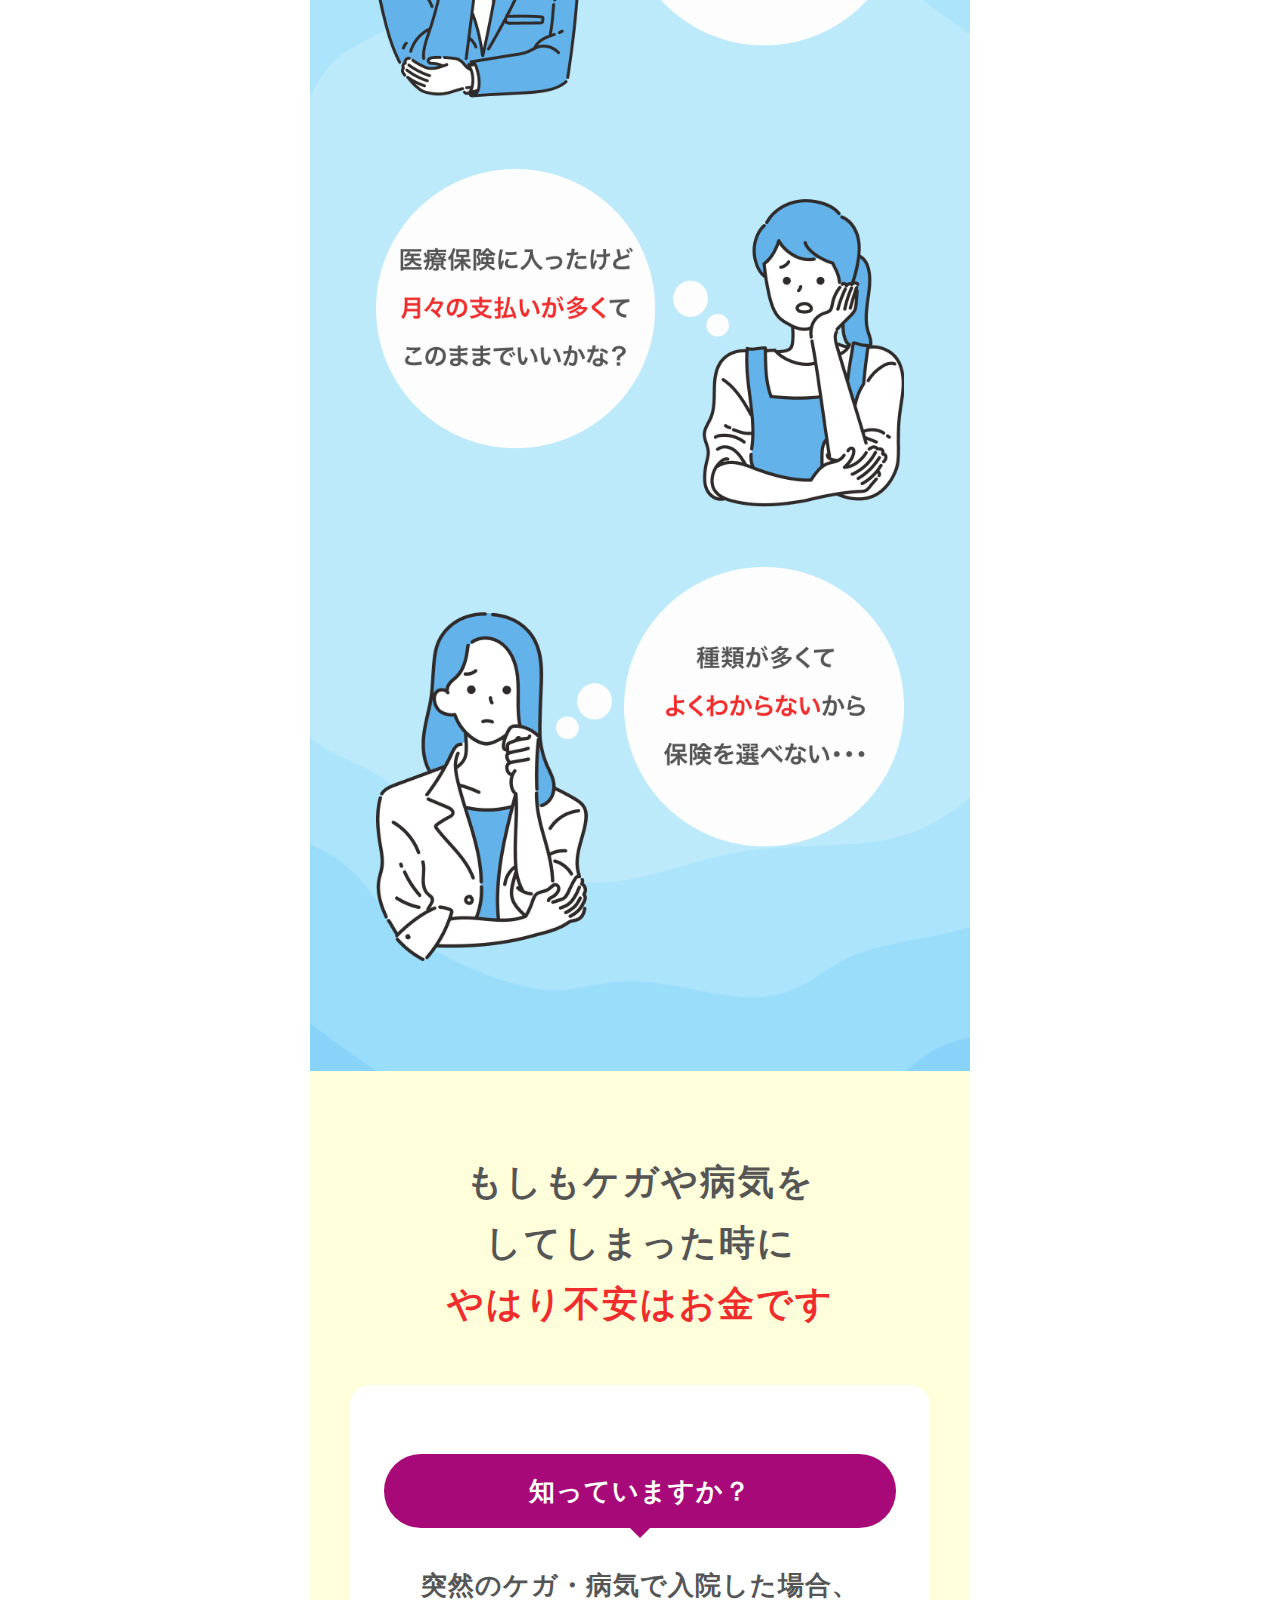
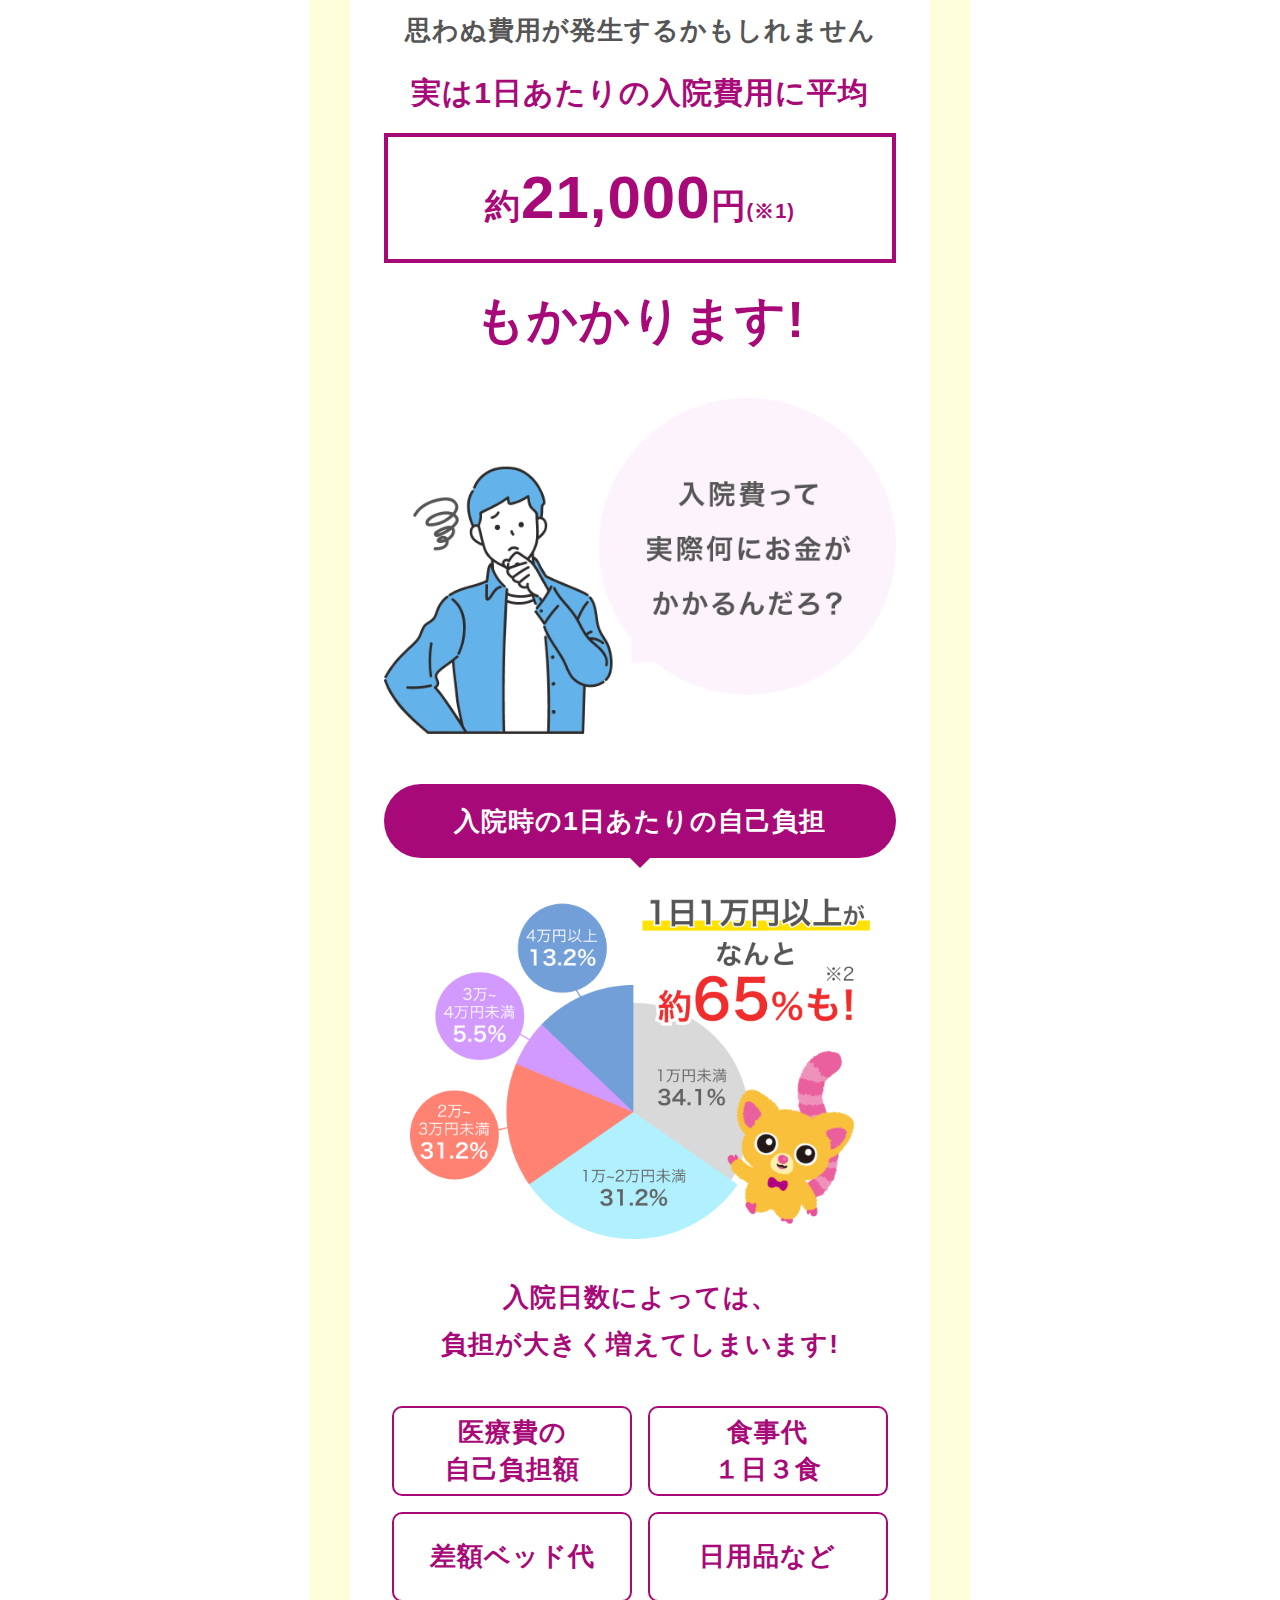
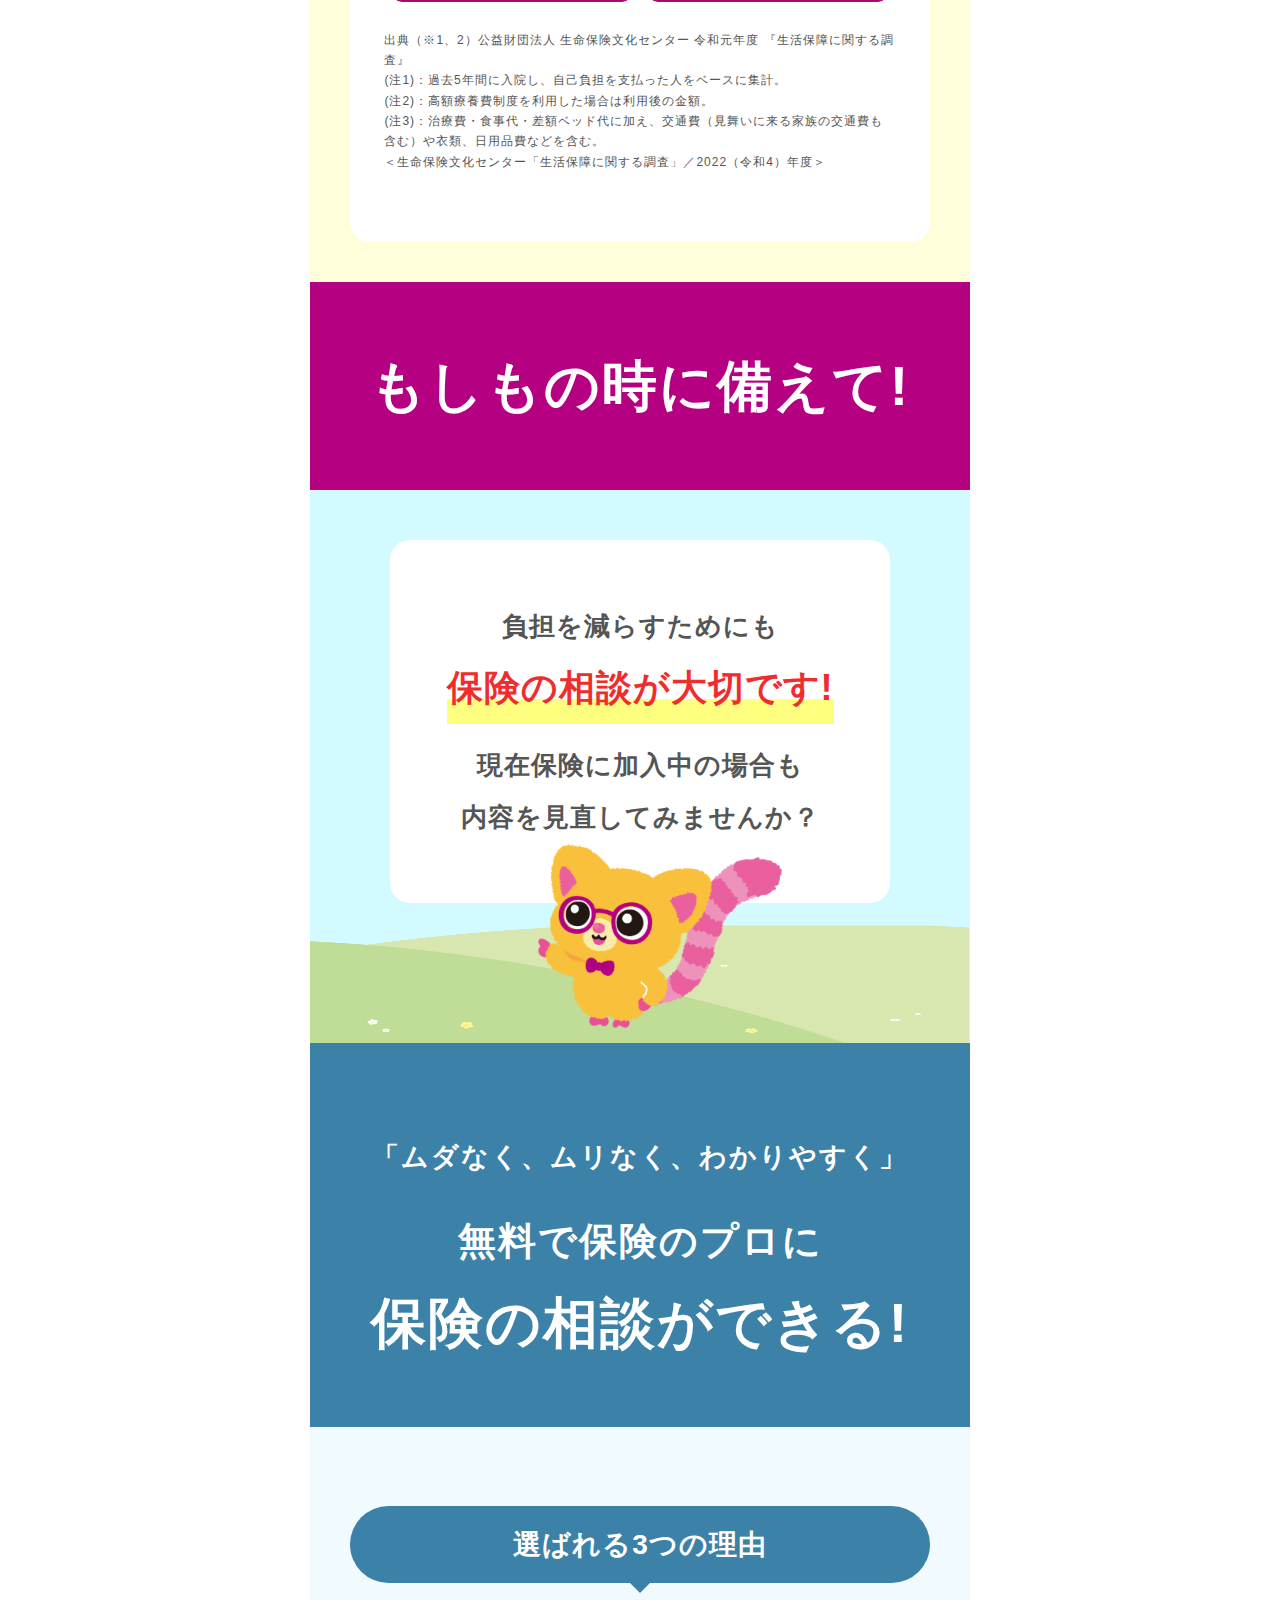
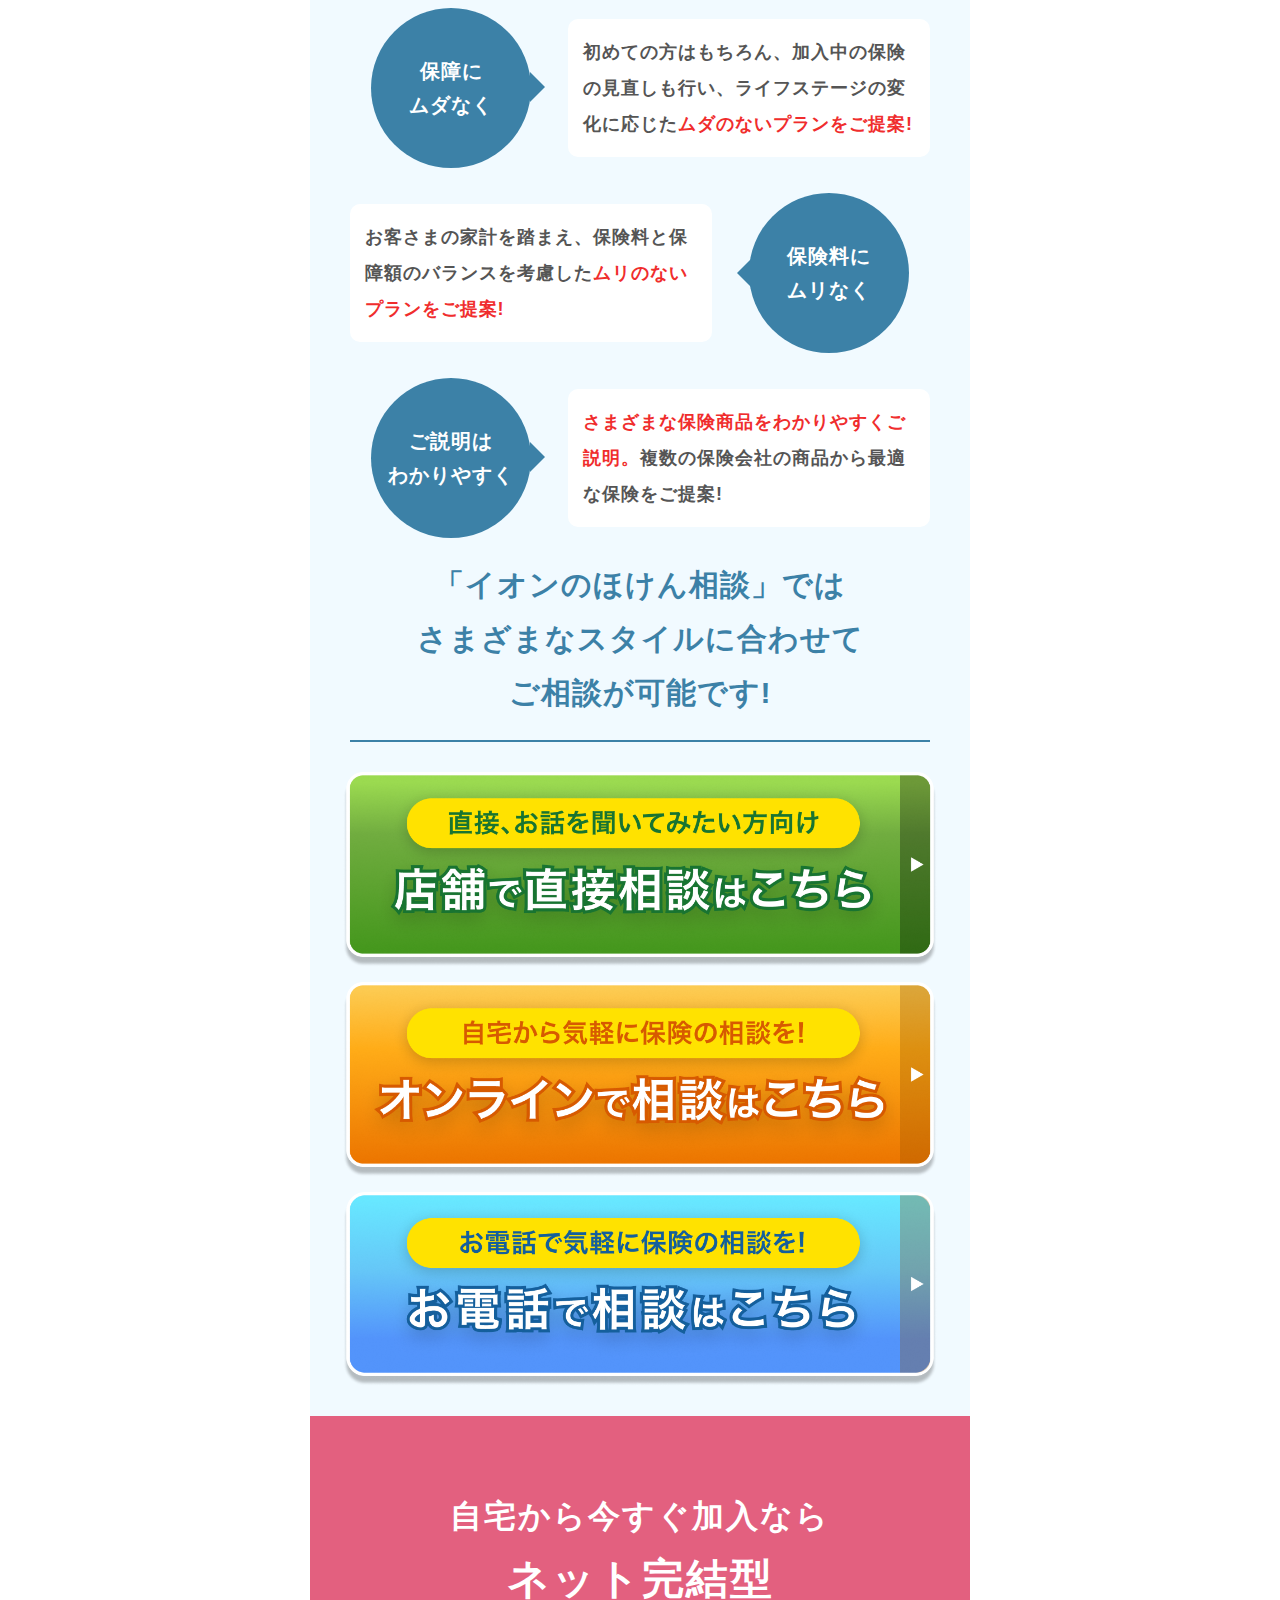
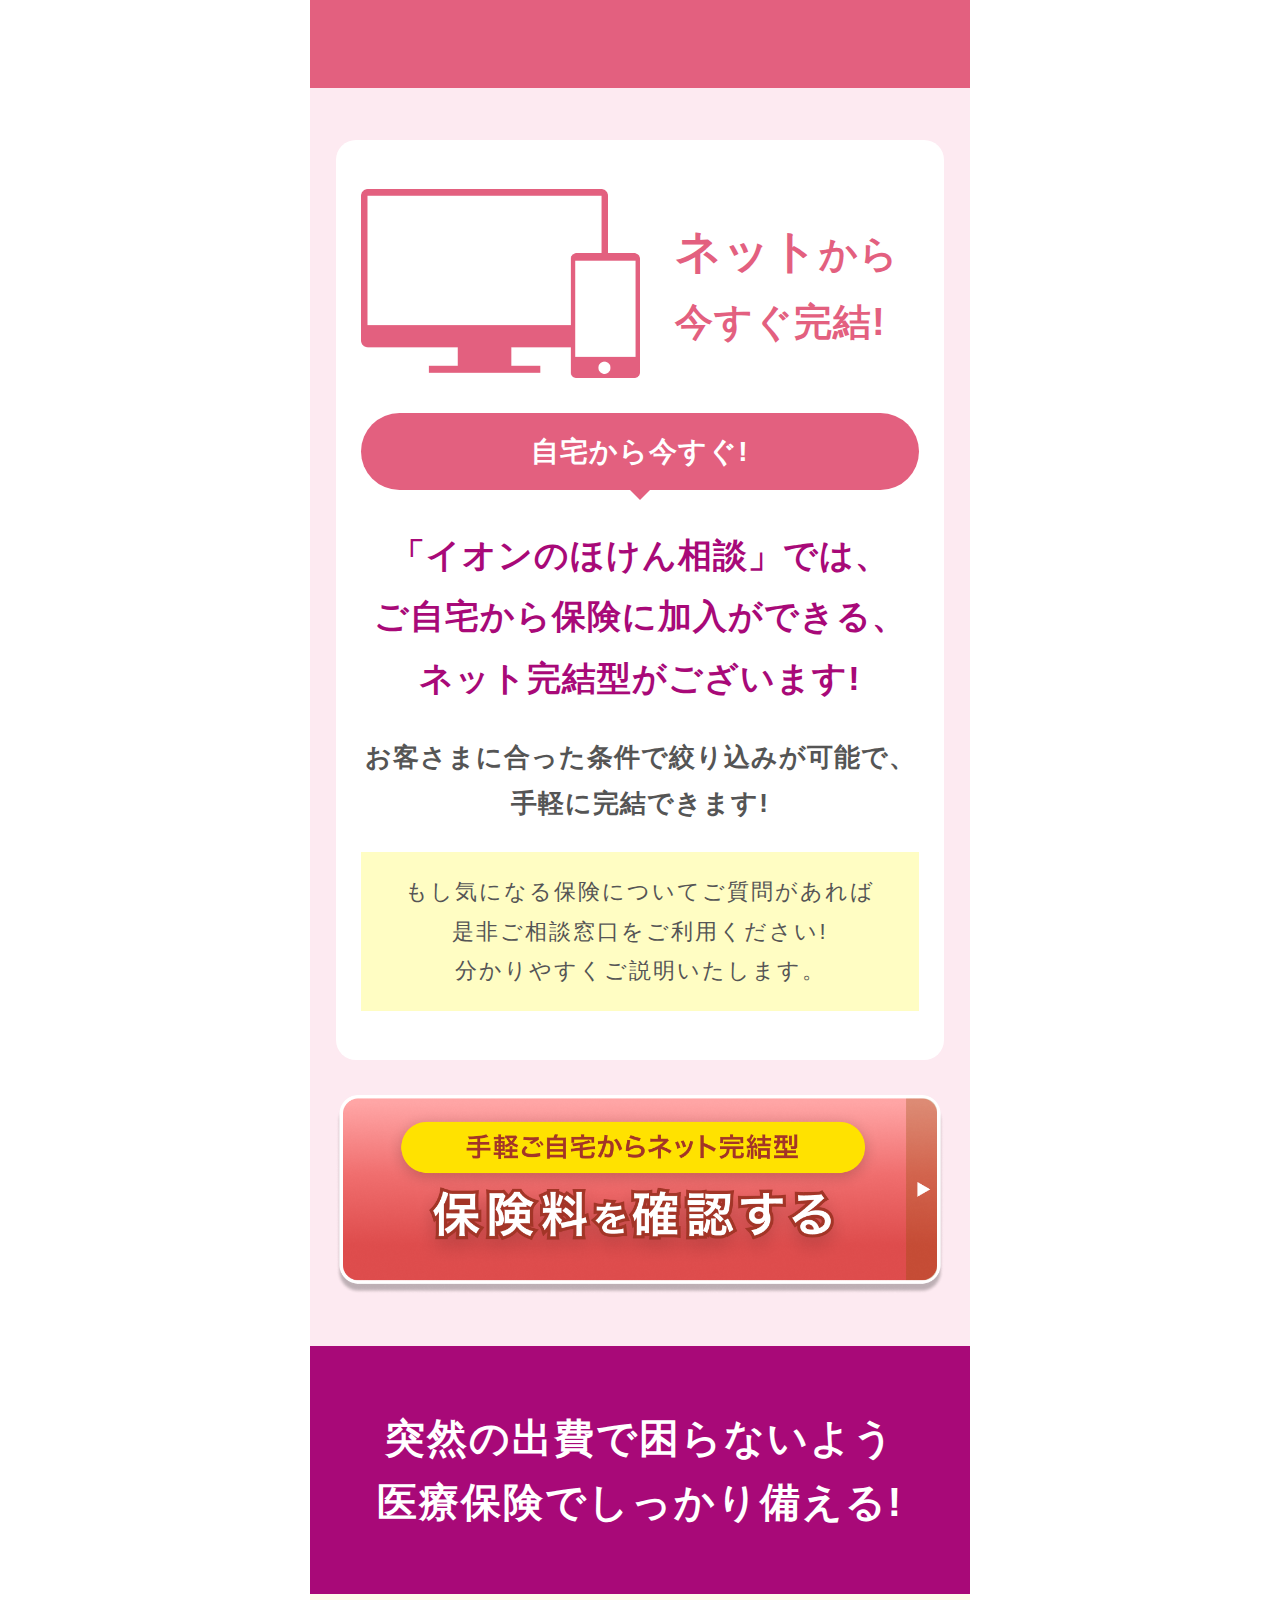
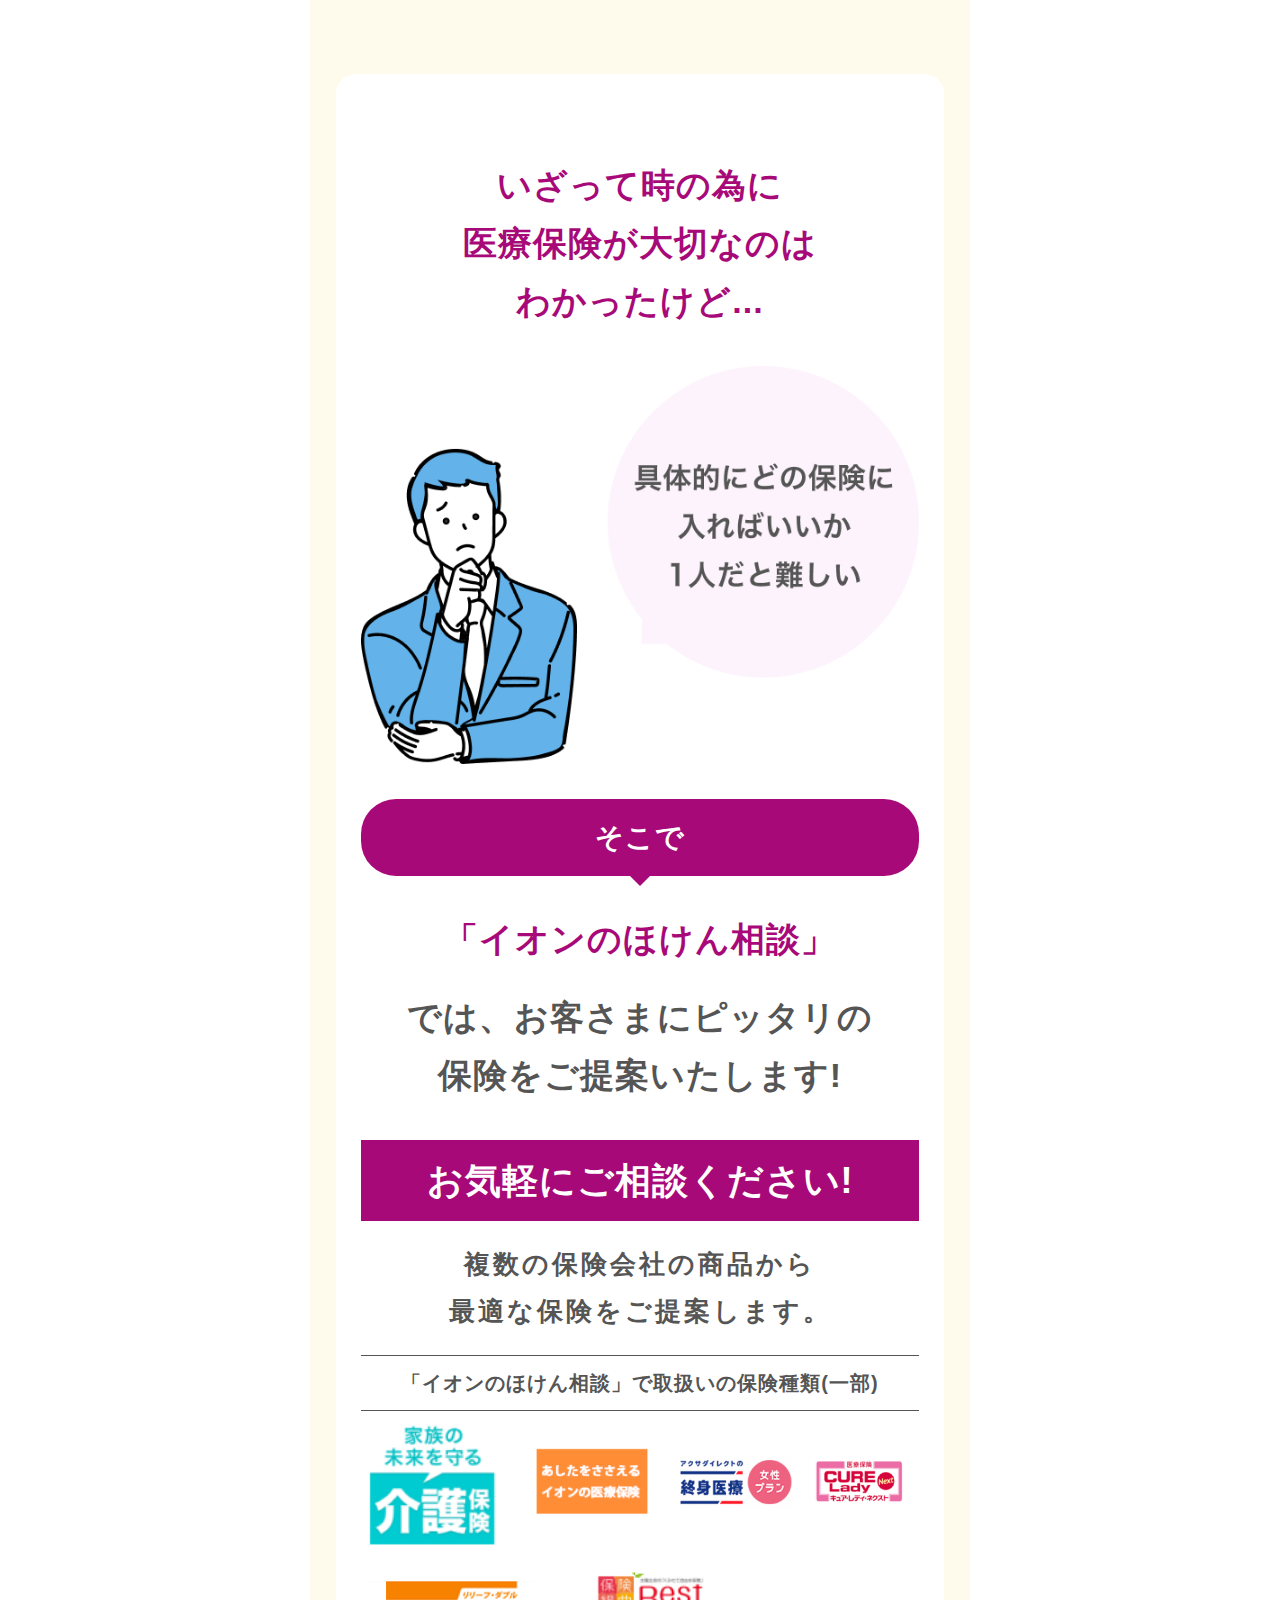
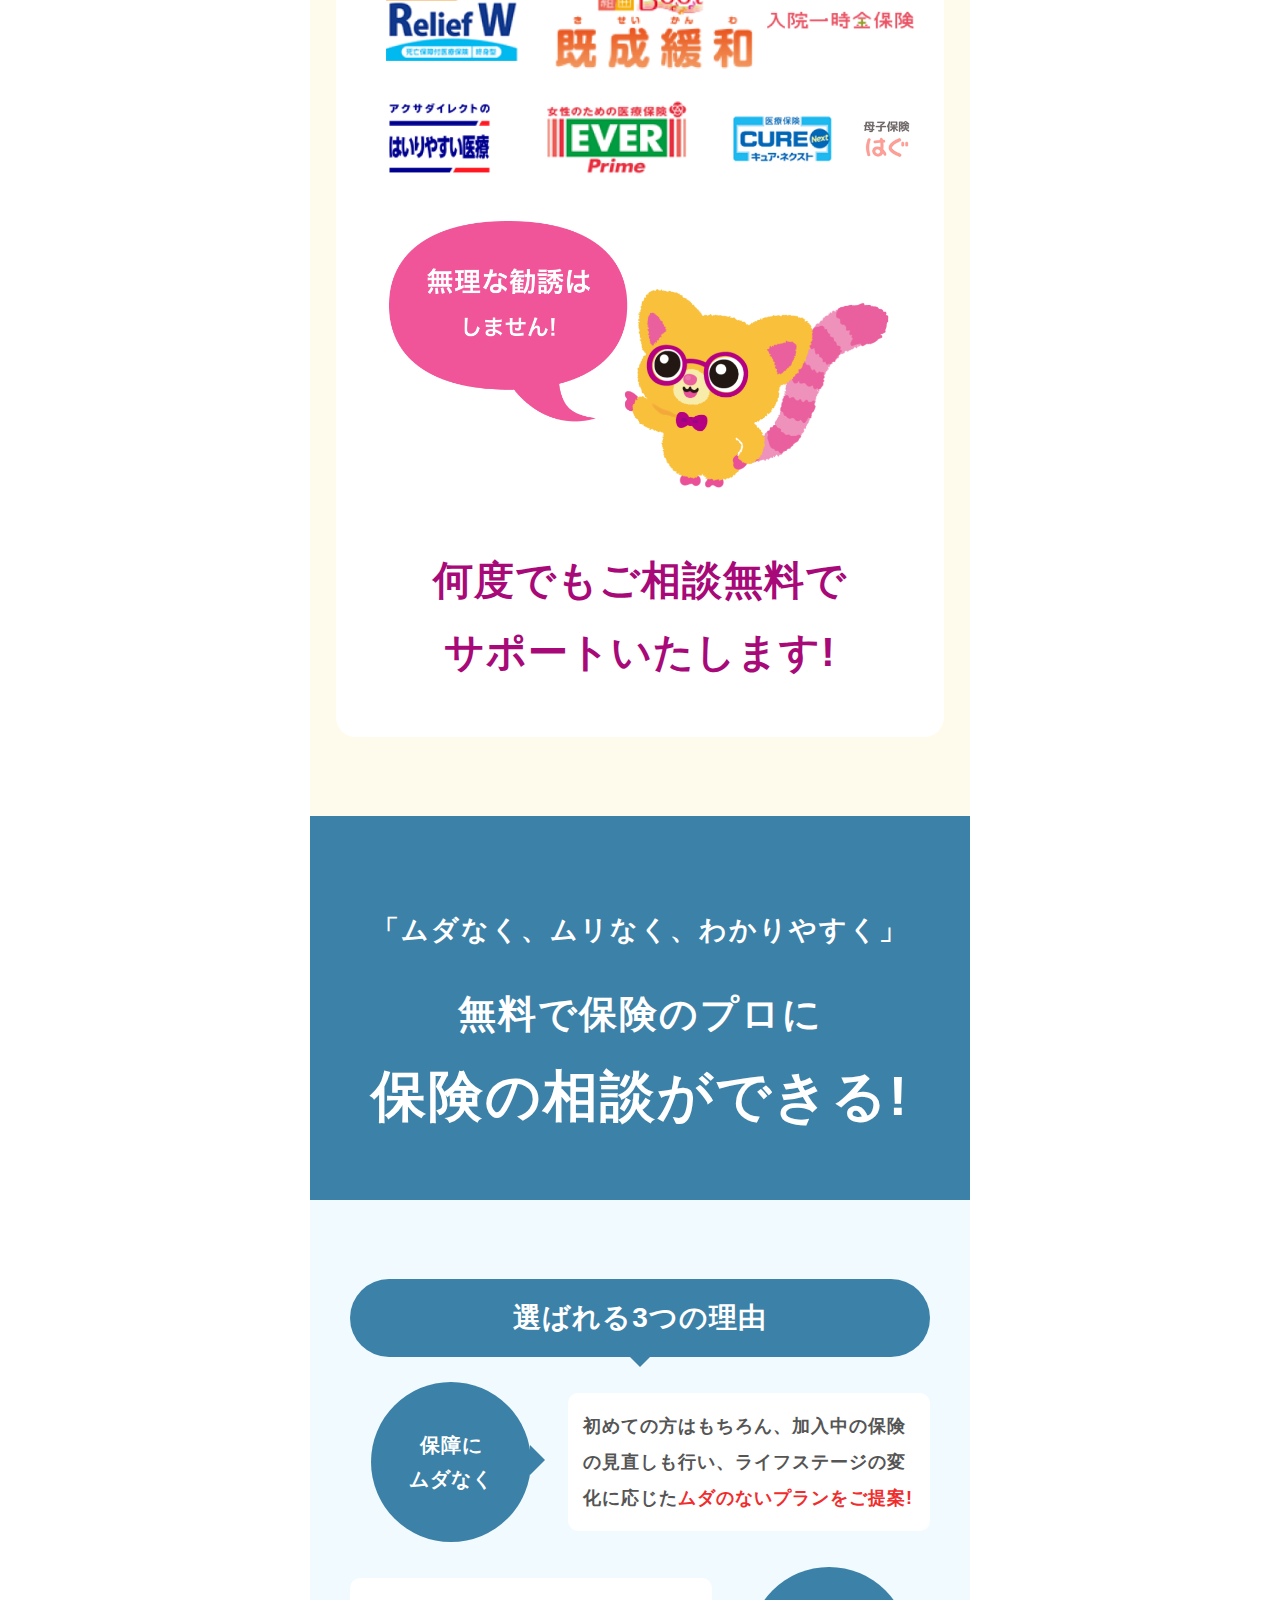
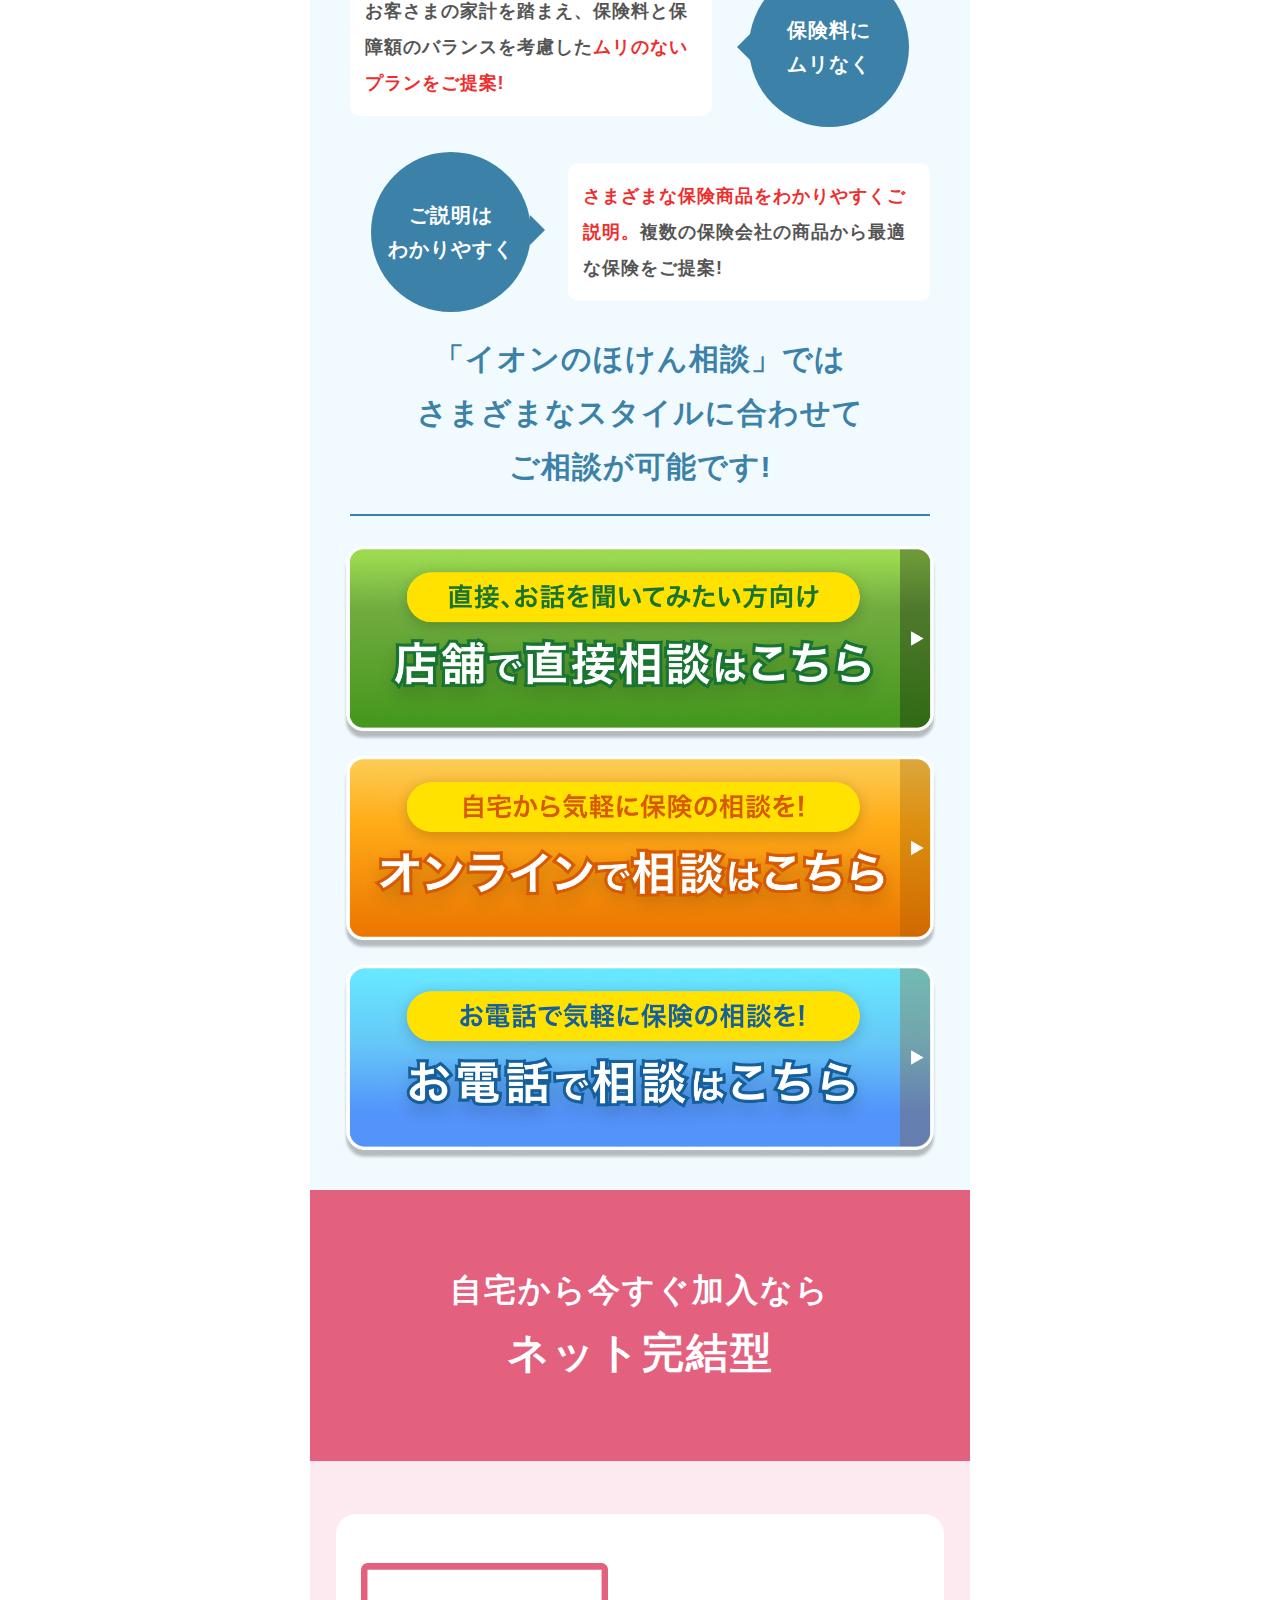
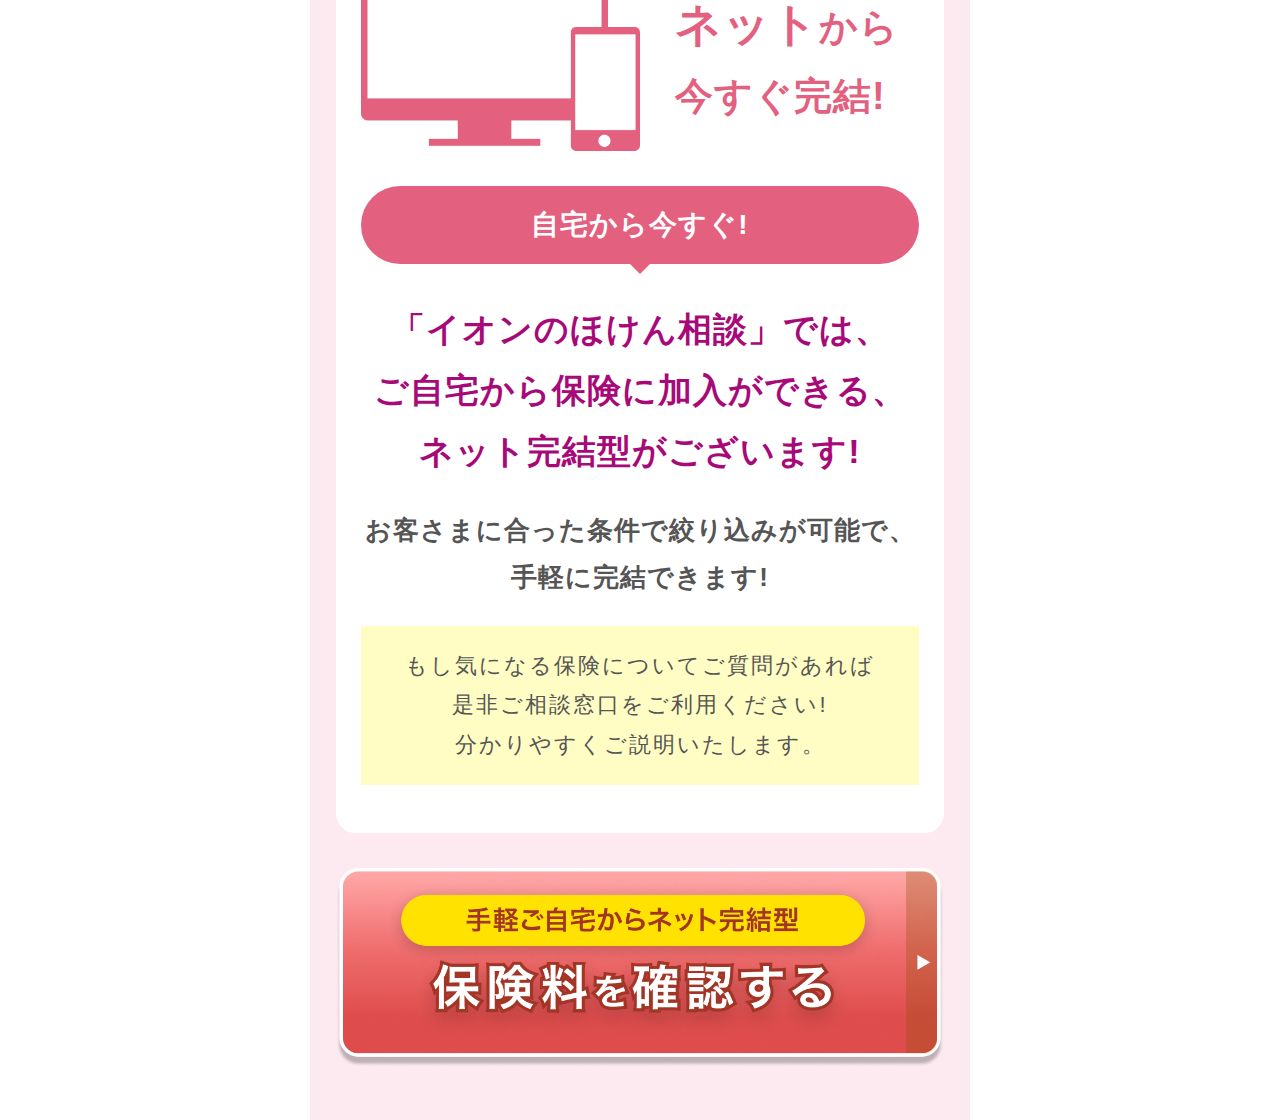
<file: short-1.html>
<!DOCTYPE html>
<html lang="ja">

<head>
    <!-- Google Tag Manager -->
    <script>(function (w, d, s, l, i) {
            w[l] = w[l] || []; w[l].push({
                'gtm.start':
                    new Date().getTime(), event: 'gtm.js'
            }); var f = d.getElementsByTagName(s)[0],
                j = d.createElement(s), dl = l != 'dataLayer' ? '&l=' + l : ''; j.async = true; j.src =
                    'https://www.googletagmanager.com/gtm.js?id=' + i + dl; f.parentNode.insertBefore(j, f);
        })(window, document, 'script', 'dataLayer', 'GTM-P3GN332');</script>
    <!-- End Google Tag Manager -->

    <meta charset="UTF-8">
    <meta name="viewport" content="width=device-width">
    <title>イオンのほけん相談</title>
    <meta name="description" content="全国のイオンショッピングセンター内にある保険ショップでは、お客さまにピッタリの保険をご提案いたします!" />
    <meta name="format-detection" content="telephone=no" />
    <meta name="keywords" content="イオン,保険,医療保険,保険相談,相談無料" />
    <meta name="msapplication-square70x70logo" content="./images/fav/site-tile-70x70.png">
    <meta name="msapplication-square150x150logo" content="./images/fav/site-tile-150x150.png">
    <meta name="msapplication-wide310x150logo" content="./images/fav/site-tile-310x150.png">
    <meta name="msapplication-square310x310logo" content="./images/fav/site-tile-310x310.png">
    <meta name="msapplication-TileColor" content="#0078d7">
    <link rel="shortcut icon" type="image/vnd.microsoft.icon" href="./images/fav/favicon.ico">
    <link rel="icon" type="image/vnd.microsoft.icon" href="./images/fav/favicon.ico">
    <link rel="apple-touch-icon" sizes="57x57" href="./images/fav/apple-touch-icon-57x57.png">
    <link rel="apple-touch-icon" sizes="60x60" href="./images/fav/apple-touch-icon-60x60.png">
    <link rel="apple-touch-icon" sizes="72x72" href="./images/fav/apple-touch-icon-72x72.png">
    <link rel="apple-touch-icon" sizes="76x76" href="./images/fav/apple-touch-icon-76x76.png">
    <link rel="apple-touch-icon" sizes="114x114" href="./images/fav/apple-touch-icon-114x114.png">
    <link rel="apple-touch-icon" sizes="120x120" href="./images/fav/apple-touch-icon-120x120.png">
    <link rel="apple-touch-icon" sizes="144x144" href="./images/fav/apple-touch-icon-144x144.png">
    <link rel="apple-touch-icon" sizes="152x152" href="./images/fav/apple-touch-icon-152x152.png">
    <link rel="apple-touch-icon" sizes="180x180" href="./images/fav/apple-touch-icon-180x180.png">
    <link rel="icon" type="image/png" sizes="36x36" href="./images/fav/android-chrome-36x36.png">
    <link rel="icon" type="image/png" sizes="48x48" href="./images/fav/android-chrome-48x48.png">
    <link rel="icon" type="image/png" sizes="72x72" href="./images/fav/android-chrome-72x72.png">
    <link rel="icon" type="image/png" sizes="96x96" href="./images/fav/android-chrome-96x96.png">
    <link rel="icon" type="image/png" sizes="128x128" href="./images/fav/android-chrome-128x128.png">
    <link rel="icon" type="image/png" sizes="144x144" href="./images/fav/android-chrome-144x144.png">
    <link rel="icon" type="image/png" sizes="152x152" href="./images/fav/android-chrome-152x152.png">
    <link rel="icon" type="image/png" sizes="192x192" href="./images/fav/android-chrome-192x192.png">
    <link rel="icon" type="image/png" sizes="256x256" href="./images/fav/android-chrome-256x256.png">
    <link rel="icon" type="image/png" sizes="384x384" href="./images/fav/android-chrome-384x384.png">
    <link rel="icon" type="image/png" sizes="512x512" href="./images/fav/android-chrome-512x512.png">
    <link rel="icon" type="image/png" sizes="36x36" href="./images/fav/icon-36x36.png">
    <link rel="icon" type="image/png" sizes="48x48" href="./images/fav/icon-48x48.png">
    <link rel="icon" type="image/png" sizes="72x72" href="./images/fav/icon-72x72.png">
    <link rel="icon" type="image/png" sizes="96x96" href="./images/fav/icon-96x96.png">
    <link rel="icon" type="image/png" sizes="128x128" href="./images/fav/icon-128x128.png">
    <link rel="icon" type="image/png" sizes="144x144" href="./images/fav/icon-144x144.png">
    <link rel="icon" type="image/png" sizes="152x152" href="./images/fav/icon-152x152.png">
    <link rel="icon" type="image/png" sizes="160x160" href="./images/fav/icon-160x160.png">
    <link rel="icon" type="image/png" sizes="192x192" href="./images/fav/icon-192x192.png">
    <link rel="icon" type="image/png" sizes="196x196" href="./images/fav/icon-196x196.png">
    <link rel="icon" type="image/png" sizes="256x256" href="./images/fav/icon-256x256.png">
    <link rel="icon" type="image/png" sizes="384x384" href="./images/fav/icon-384x384.png">
    <link rel="icon" type="image/png" sizes="512x512" href="./images/fav/icon-512x512.png">
    <link rel="icon" type="image/png" sizes="16x16" href="./images/fav/icon-16x16.png">
    <link rel="icon" type="image/png" sizes="24x24" href="./images/fav/icon-24x24.png">
    <link rel="icon" type="image/png" sizes="32x32" href="./images/fav/icon-32x32.png">
    <link rel="manifest" href="./images/fav/manifest.json">
    <meta property="og:site_name" content="イオンのほけん相談" />
    <!-- <meta property="og:url" content="https://" />リリース時に反映 -->
    <meta property="”og:image”" content="./images/og.png" />

    <link rel="stylesheet" href="./style.css">
</head>

<body>
    <!-- Google Tag Manager (noscript) -->
    <noscript><iframe src="https://www.googletagmanager.com/ns.html?id=GTM-P3GN332" height="0" width="0" style="display:none;visibility:hidden"></iframe></noscript>
    <!-- End Google Tag Manager (noscript) -->
    <main>
        <section id="contents_fv" class="fv-area">
            <div class="container">
                <div>
                    <img src="./images/logo.png" class="logo" alt="イオンのほけん相談">
                </div>
                <div>
                    <img src="./images/fv-img.png" class="fv-img" alt="安心な明日は、今日から始める!医療保険">
                </div>
                <p>
                    全国のイオンショッピングセンター内<br>
                    にある保険ショップでは、お客さまに<br>
                    <span>ピッタリの保険をご提案いたします!</span>
                </p>
                <div>
                    <img src="./images/fv-icon.png" class="fv-icon" alt="こんさるん">
                </div>
                <div class="flex">
                    <div>
                        <a href="https://www.hokenmarket.net/shop/denwa.html">
                            <img src="./images/btn-img-b.png" class="btn-img" alt="お電話で相談はこちら">
                        </a>
                    </div>
                    <div>
                        <a href="https://www.hokenmarket.net/shop/">
                            <img src="./images/btn-img-g.png" class="btn-img" alt="店舗で直接相談はこちら">
                        </a>
                    </div>
                </div>

            </div>
        </section>

        <section id="contents_trouble" class="trouble-area">
            <div class="head">
                <div class="container">
                    <h2>
                        医療保険について、<br>
                        「なんとなく」悩んでいる・・・<br>
                        ことはありませんか？
                    </h2>
                </div>
            </div>
            <div class="contents">
                <div class="container">
                    <div class="flex trouble-icon-1">
                        <div class="trouble-icon-character">
                            <img src="./images/trouble-icon.png" class="trouble-icon" alt="病気や怪我をした時どれくらいの備えが必要なのかな？">
                        </div>
                    </div>
                    <div class="flex reverse trouble-icon-2">
                        <div class="trouble-icon-character">
                            <img src="./images/trouble-icon-2.png" class="trouble-icon" alt="医療保険に入ったけど月々の支払いが多くてこのままでいいかな？">
                        </div>
                    </div>
                    <div class="flex trouble-icon-3">
                        <div class="trouble-icon-character">
                            <img src="./images/trouble-icon-3.png" class="trouble-icon" alt="種類が多くてよくわからないから保険を選べない">
                        </div>
                    </div>
                </div>
            </div>
        </section>

        <section id="contents_cost" class="cost-area">
            <div class="container">
                <h2>
                    もしもケガや病気を<br>
                    してしまった時に<br>
                    <span>やはり不安はお金です</span>
                </h2>
                <div class="contents">
                    <div class="container">
                        <div class="content knowledge">
                            <h3>知っていますか？</h3>
                            <p>
                                突然のケガ・病気で入院した場合、<br>
                                思わぬ費用が発生するかもしれません
                            </p>
                            <div class="average-cost">
                                実は1日あたりの入院費用に平均
                                <div class="card">
                                    <span>約</span>21,000<span>円</span><span class="annotation">(※1)</span>
                                </div>
                                <span class="average-cost-text">もかかります!</span>
                            </div>
                            <div class="flex">
                                <div>
                                    <img src="./images/cost-icon.png" class="cost-icon" alt="入院費って実際何にお金がかかるんだろう？">
                                </div>
                            </div>
                        </div>
                        <div class="content daily-cost">
                            <h3>入院時の1日あたりの自己負担</h3>
                            <div>
                                <img src="./images/daily-cost-img.png" class="daily-cost-img" alt="1日1万円以上がなんと約65%も！">
                            </div>
                            <p>
                                入院日数によっては、<br>
                                負担が大きく増えてしまいます!
                            </p>
                            <div class="flex">
                                <div>
                                    医療費の<br>
                                    自己負担額
                                </div>
                                <div>
                                    食事代<br>
                                    １日３食
                                </div>
                                <div>
                                    差額ベッド代
                                </div>
                                <div>
                                    日用品など
                                </div>
                            </div>
                            <p>
                                出典（※1、2）公益財団法人 生命保険文化センター 令和元年度 『生活保障に関する調査』<br>
                                (注1)：過去5年間に入院し、自己負担を支払った人をベースに集計。<br>
                                (注2)：高額療養費制度を利用した場合は利用後の金額。<br>
                                (注3)：治療費・食事代・差額ベッド代に加え、交通費（見舞いに来る家族の交通費も含む）や衣類、日用品費などを含む。<br>
                                ＜生命保険文化センター「生活保障に関する調査」／2022（令和4）年度＞
                            </p>
                        </div>
                    </div>
                </div>
            </div>
        </section>

        <section id="contents_consultation" class="consultation-area">
            <div class="head">
                <div class="container">
                    <h2>
                        もしもの時に備えて!
                    </h2>
                </div>
            </div>
            <div class="contents">
                <p>
                    負担を減らすためにも<br>
                    <span>保険の相談が大切です!</span><br>
                    現在保険に加入中の場合も<br>
                    内容を見直してみませんか？
                </p>
                <div class="consultation-character">
                    <img src="./images/consulting-icon.png" class="consulting-icon" alt="こんさるん">
                </div>
            </div>
        </section>


        <section id="contents_reason_1" class="reason-area">
            <div class="head">
                <div class="container">
                    <h2>
                        「ムダなく、ムリなく、わかりやすく」<br>
                        <span>無料で保険のプロに</span><br>
                        保険の相談ができる!
                    </h2>
                </div>
            </div>
            <div class="contents">
                <div class="container">
                    <h3>選ばれる3つの理由</h3>
                    <div class="flex">
                        <div>
                            <div>
                                保障に<br>
                                ムダなく
                            </div>
                        </div>
                        <div>
                            <div>
                                初めての方はもちろん、加入中の保険の見直しも行い、ライフステージの変化に応じた<span>ムダのないプランをご提案!</span>
                            </div>
                        </div>
                    </div>
                    <div class="flex reverse">
                        <div>
                            <div>
                                保険料に<br>
                                ムリなく
                            </div>
                        </div>
                        <div>
                            <div>
                                お客さまの家計を踏まえ、保険料と保障額のバランスを考慮した<span>ムリのないプランをご提案!</span>
                            </div>
                        </div>
                    </div>
                    <div class="flex">
                        <div>
                            <div>
                                ご説明は<br>
                                わかりやすく
                            </div>
                        </div>
                        <div>
                            <div>
                                <span>さまざまな保険商品をわかりやすくご説明。</span>複数の保険会社の商品から最適な保険をご提案!
                            </div>
                        </div>
                    </div>
                    <p>
                        「イオンのほけん相談」では<br>
                        さまざまなスタイルに合わせて<br>
                        ご相談が可能です!
                    </p>
                </div>
            </div>
        </section>

        <section id="contents_cta_1" class="cta-area">
            <div class="container">
                <div>
                    <a href="https://www.hokenmarket.net/shop/">
                        <img src="./images/cta-btn-img-g.png" class="cta-btn-img" alt="店舗で直接相談はこちら">
                    </a>
                </div>
                <div>
                    <a href="https://www.hokenmarket.net/shop/onlineten.html">
                        <img src="./images/cta-btn-img-o.png" class="cta-btn-img" alt="オンラインで相談はこちら">
                    </a>
                </div>
                <div>
                    <a href="https://www.hokenmarket.net/shop/denwa.html">
                        <img src="./images/cta-btn-img-b.png" class="cta-btn-img" alt="お電話で相談はこちら">
                    </a>
                </div>
            </div>
        </section>

        <section id="contents_online-application-1" class="online-application-area">
            <div class="head">
                <div class="container">
                    <h2>
                        自宅から今すぐ加入なら<br>
                        <span>ネット完結型</span>
                    </h2>
                </div>
            </div>
            <div class="contents">
                <div class="content">
                    <div class="container">
                        <div class="flex">
                            <div>
                                <img src="./images/online-application-area-icon.png" class="online-application-area-icon" alt="ネットから今すぐ完結!">
                            </div>
                            <div>
                                <span>ネット</span>から<br>
                                今すぐ完結!
                            </div>
                        </div>
                        <h3>自宅から今すぐ!</h3>
                        <p>
                            「イオンのほけん相談」では、<br>
                            ご自宅から保険に加入ができる、<br>
                            ネット完結型がございます!<br>
                            <span>
                                お客さまに合った条件で絞り込みが可能で、<br>
                                手軽に完結できます!
                            </span>
                        </p>
                        <div class="desc">
                            もし気になる保険についてご質問があれば<br>
                            是非ご相談窓口をご利用ください!<br>
                            分かりやすくご説明いたします。
                        </div>
                    </div>
                </div>
                <div>
                    <a href="https://www.hokenmarket.net/estimate/">
                        <img src="./images/cta-btn-img-r.png" class="cta-btn-img-r" alt="保険料を確認する">
                    </a>
                </div>
            </div>
        </section>

        <section id="contents_support" class="support-area">
            <div class="head">
                <div class="container">
                    <h2>
                        突然の出費で困らないよう<br>
                        医療保険でしっかり備える!
                    </h2>
                </div>
            </div>
            <div class="contents">
                <div class="content">
                    <div class="container">
                        <p>
                            いざって時の為に<br>
                            医療保険が大切なのは<br>
                            わかったけど...
                        </p>
                        <div class="flex">
                            <div>
                                <img src="./images/support-area-icon.png" class="support-area-icon" alt="具体的にどの保険に入ればいいか1人だと難しい">
                            </div>
                        </div>
                        <h3>そこで</h3>
                        <p>
                            「イオンのほけん相談」
                            <span>
                                では、お客さまにピッタリの<br>
                                保険をご提案いたします!
                            </span>
                        </p>
                        <div class="types">
                            <div class="title">お気軽にご相談ください!</div>
                            <p>
                                複数の保険会社の商品から<br>
                                最適な保険をご提案します。
                            </p>
                            <h3>
                                「イオンのほけん相談」で取扱いの保険種類​(一部)
                            </h3>
                            <div class="flex">
                                <div>
                                    <img src="./images/type-logo.png" class="type-logo" alt="家族の未来を守る介護保険">
                                </div>
                                <div>
                                    <img src="./images/type-logo-2.png" class="type-logo" alt="あしたをささえるイオンの医療保険">
                                </div>
                                <div>
                                    <img src="./images/type-logo-3.png" class="type-logo" alt="アクサダイレクトの終身医療">
                                </div>
                                <div>
                                    <img src="./images/type-logo-4.png" class="type-logo" alt="キュア・レディ・ネクスト">
                                </div>
                            </div>
                            <div class="flex">
                                <div>
                                    <img src="./images/type-logo-5.png" class="type-logo" alt="Relief W">
                                </div>
                                <div>
                                    <img src="./images/type-logo-6.png" class="type-logo" alt="保健組曲BEST">
                                </div>
                                <div>
                                    <img src="./images/type-logo-7.png" class="type-logo" alt="入院一時金保険">
                                </div>
                            </div>
                            <div class="flex">
                                <div>
                                    <img src="./images/type-logo-8.png" class="type-logo" alt="アクサダイレクト">
                                </div>
                                <div>
                                    <img src="./images/type-logo-9.png" class="type-logo" alt="EVER Prime">
                                </div>
                                <div>
                                    <img src="./images/type-logo-10.png" class="type-logo" alt="キュアネクスト">
                                </div>
                                <div>
                                    <img src="./images/type-logo-11.png" class="type-logo" alt="母子保健はぐ">
                                </div>
                            </div>
                            <div>
                                <img src="./images/support-area-icon-2.png" class="support-area-icon-2" alt="無理な勧誘はいたしません！">
                                <p>
                                    何度でもご相談無料で<br>
                                    サポートいたします!
                                </p>
                            </div>
                        </div>

                    </div>
                </div>
            </div>
        </section>

        <section id="contents_reason_2" class="reason-area">
            <div class="head">
                <div class="container">
                    <h2>
                        「ムダなく、ムリなく、わかりやすく」<br>
                        <span>無料で保険のプロに</span><br>
                        保険の相談ができる!
                    </h2>
                </div>
            </div>
            <div class="contents">
                <div class="container">
                    <h3>選ばれる3つの理由</h3>
                    <div class="flex">
                        <div>
                            <div>
                                保障に<br>
                                ムダなく
                            </div>
                        </div>
                        <div>
                            <div>
                                初めての方はもちろん、加入中の保険の見直しも行い、ライフステージの変化に応じた<span>ムダのないプランをご提案!</span>
                            </div>
                        </div>
                    </div>
                    <div class="flex reverse">
                        <div>
                            <div>
                                保険料に<br>
                                ムリなく
                            </div>
                        </div>
                        <div>
                            <div>
                                お客さまの家計を踏まえ、保険料と保障額のバランスを考慮した<span>ムリのないプランをご提案!</span>
                            </div>
                        </div>
                    </div>
                    <div class="flex">
                        <div>
                            <div>
                                ご説明は<br>
                                わかりやすく
                            </div>
                        </div>
                        <div>
                            <div>
                                <span>さまざまな保険商品をわかりやすくご説明。</span>複数の保険会社の商品から最適な保険をご提案!
                            </div>
                        </div>
                    </div>
                    <p>
                        「イオンのほけん相談」では<br>
                        さまざまなスタイルに合わせて<br>
                        ご相談が可能です!
                    </p>
                </div>
            </div>
        </section>

        <section id="contents_cta-3" class="cta-area">
            <div class="container">
                <div>
                    <a href="https://www.hokenmarket.net/shop/">
                        <img src="./images/cta-btn-img-g.png" class="cta-btn-img" alt="店舗で直接相談はこちら">
                    </a>
                </div>
                <div>
                    <a href="https://www.hokenmarket.net/shop/onlineten.html">
                        <img src="./images/cta-btn-img-o.png" class="cta-btn-img" alt="オンラインで相談はこちら">
                    </a>
                </div>
                <div>
                    <a href="https://www.hokenmarket.net/shop/denwa.html">
                        <img src="./images/cta-btn-img-b.png" class="cta-btn-img" alt="お電話で相談はこちら">
                    </a>
                </div>
            </div>
        </section>

        <section id="contents_online-application-2" class="online-application-area">
            <div class="head">
                <div class="container">
                    <h2>
                        自宅から今すぐ加入なら<br>
                        <span>ネット完結型</span>
                    </h2>
                </div>
            </div>
            <div class="contents">
                <div class="content">
                    <div class="container">
                        <div class="flex">
                            <div>
                                <img src="./images/online-application-area-icon.png" class="online-application-area-icon" alt="ネットから今すぐ完結!">
                            </div>
                            <div>
                                <span>ネット</span>から<br>
                                今すぐ完結!
                            </div>
                        </div>
                        <h3>自宅から今すぐ!</h3>
                        <p>
                            「イオンのほけん相談」では、<br>
                            ご自宅から保険に加入ができる、<br>
                            ネット完結型がございます!<br>
                            <span>
                                お客さまに合った条件で絞り込みが可能で、<br>
                                手軽に完結できます!
                            </span>
                        </p>
                        <div class="desc">
                            もし気になる保険についてご質問があれば<br>
                            是非ご相談窓口をご利用ください!<br>
                            分かりやすくご説明いたします。
                        </div>
                    </div>
                </div>
                <div>
                    <a href="https://www.hokenmarket.net/estimate/">
                        <img src="./images/cta-btn-img-r.png" class="cta-btn-img-r" alt="保険料を確認する">
                    </a>
                </div>
            </div>
        </section>

    </main>

</body>

</html>
</file>
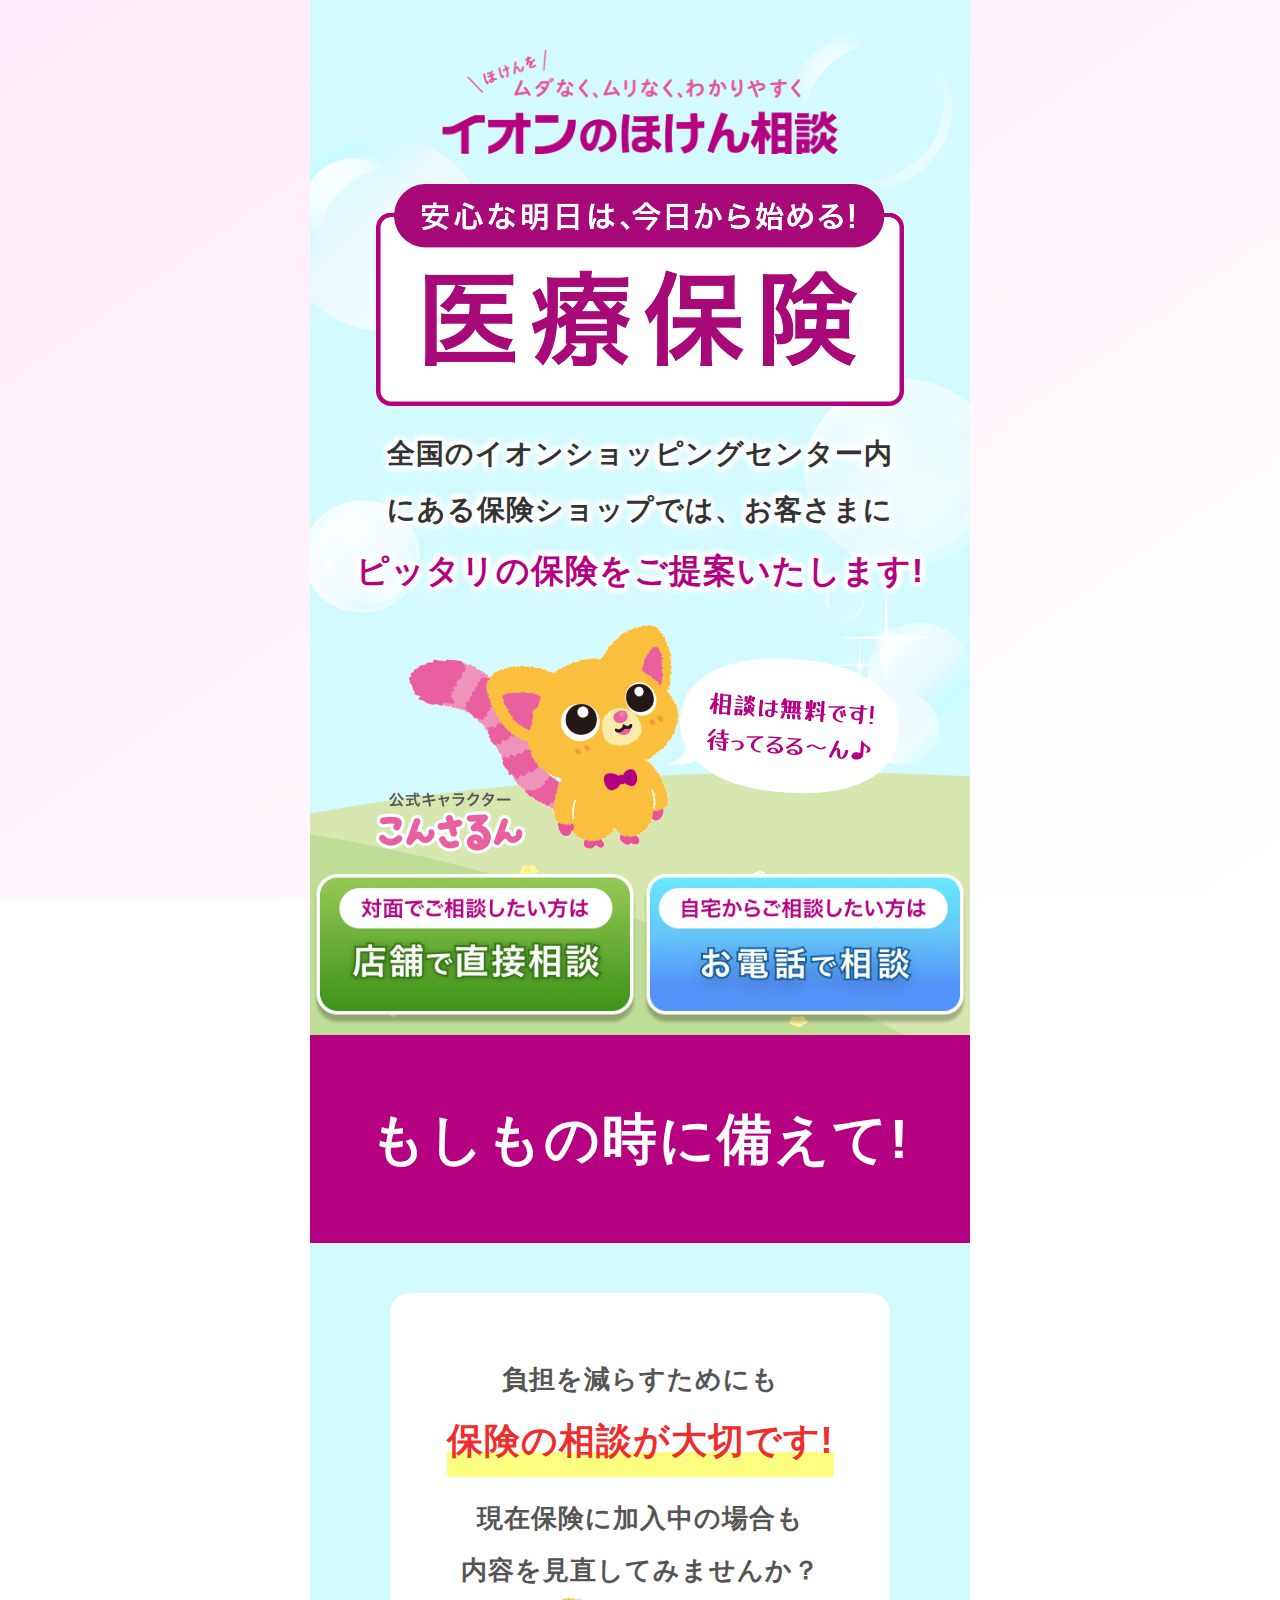
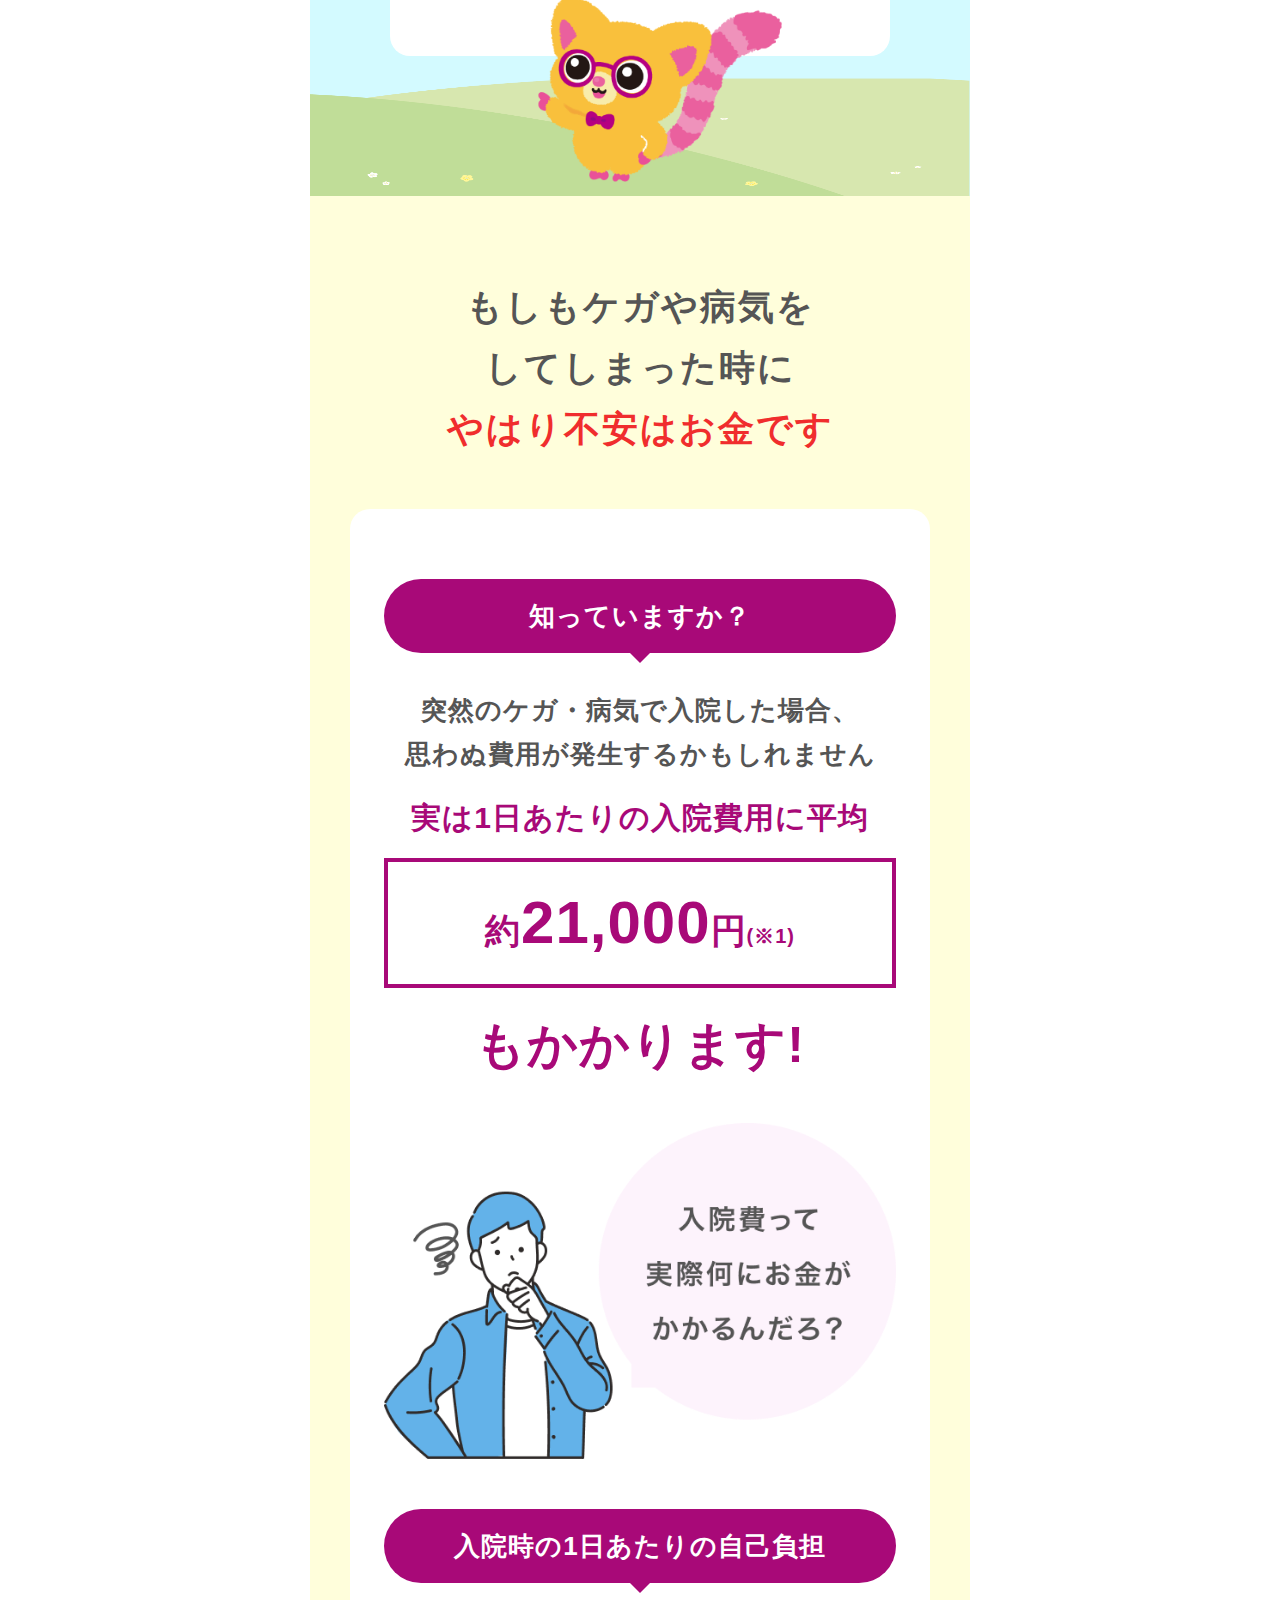
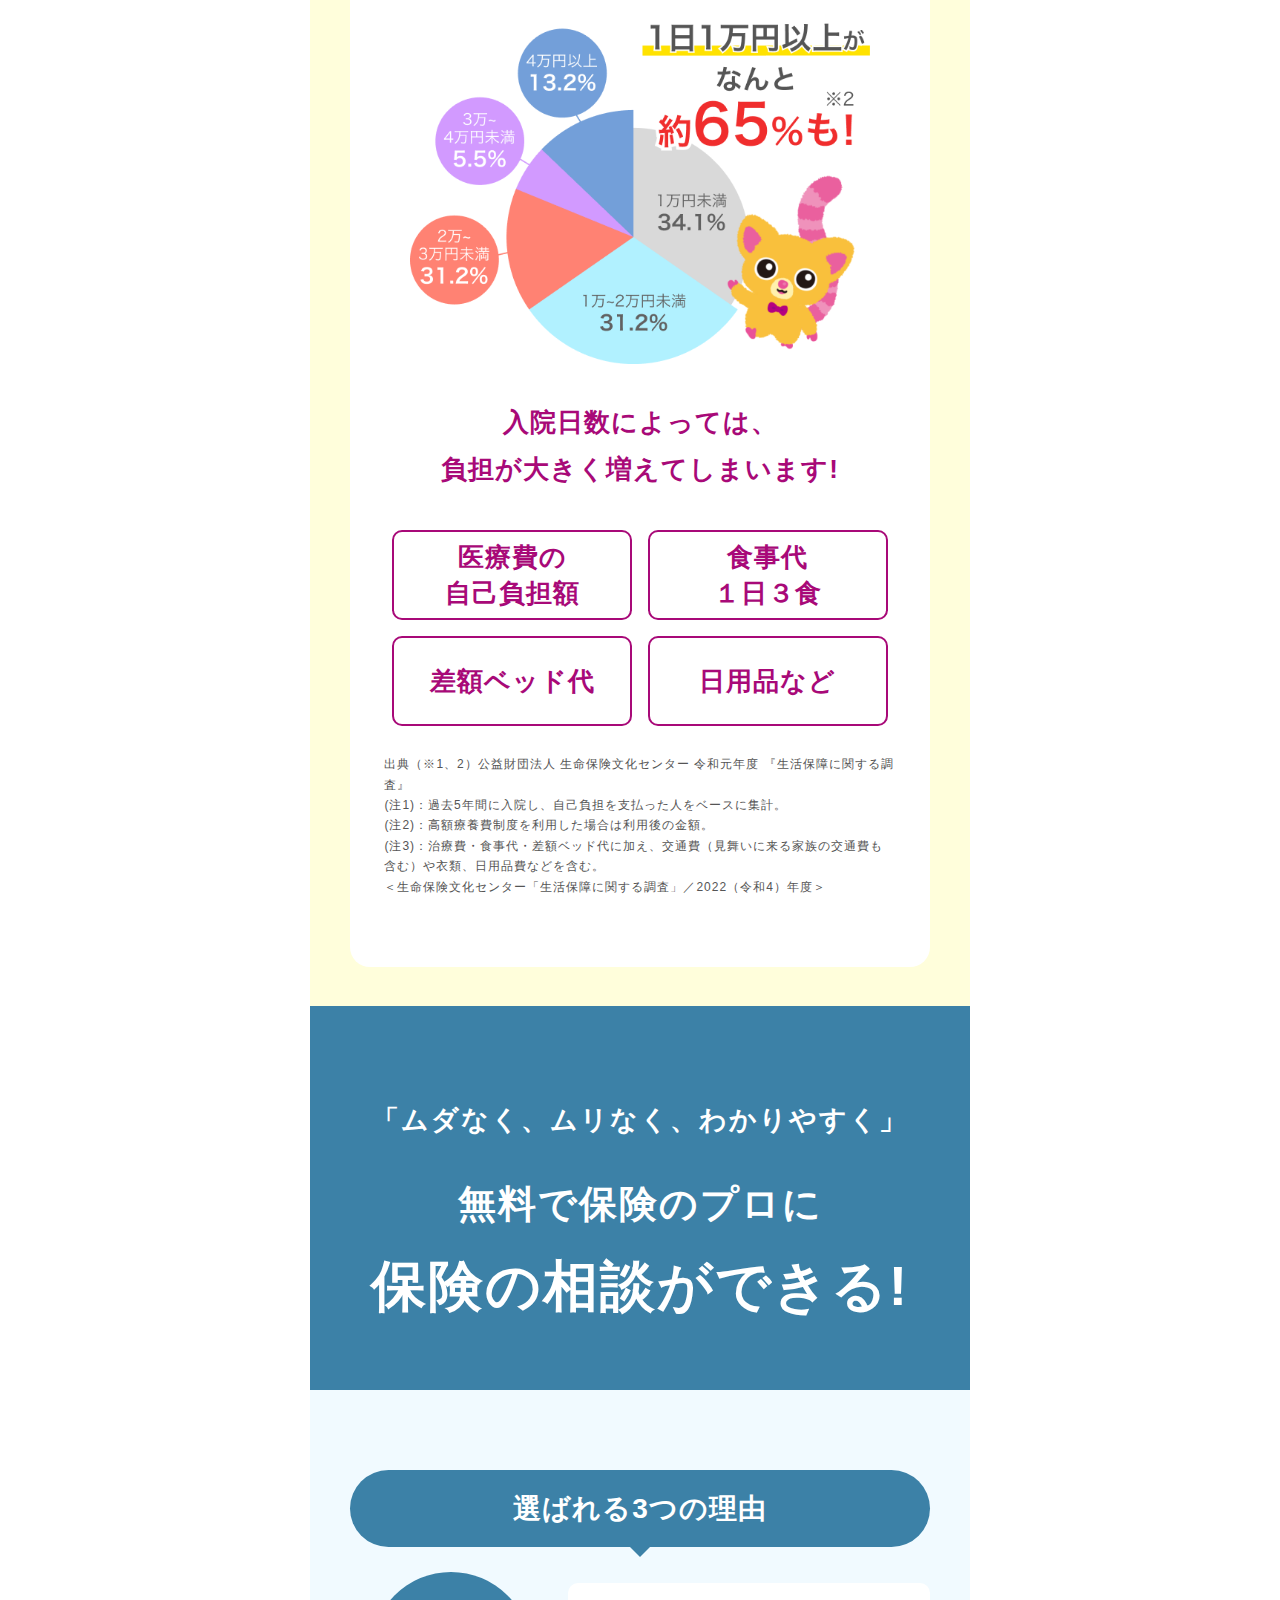
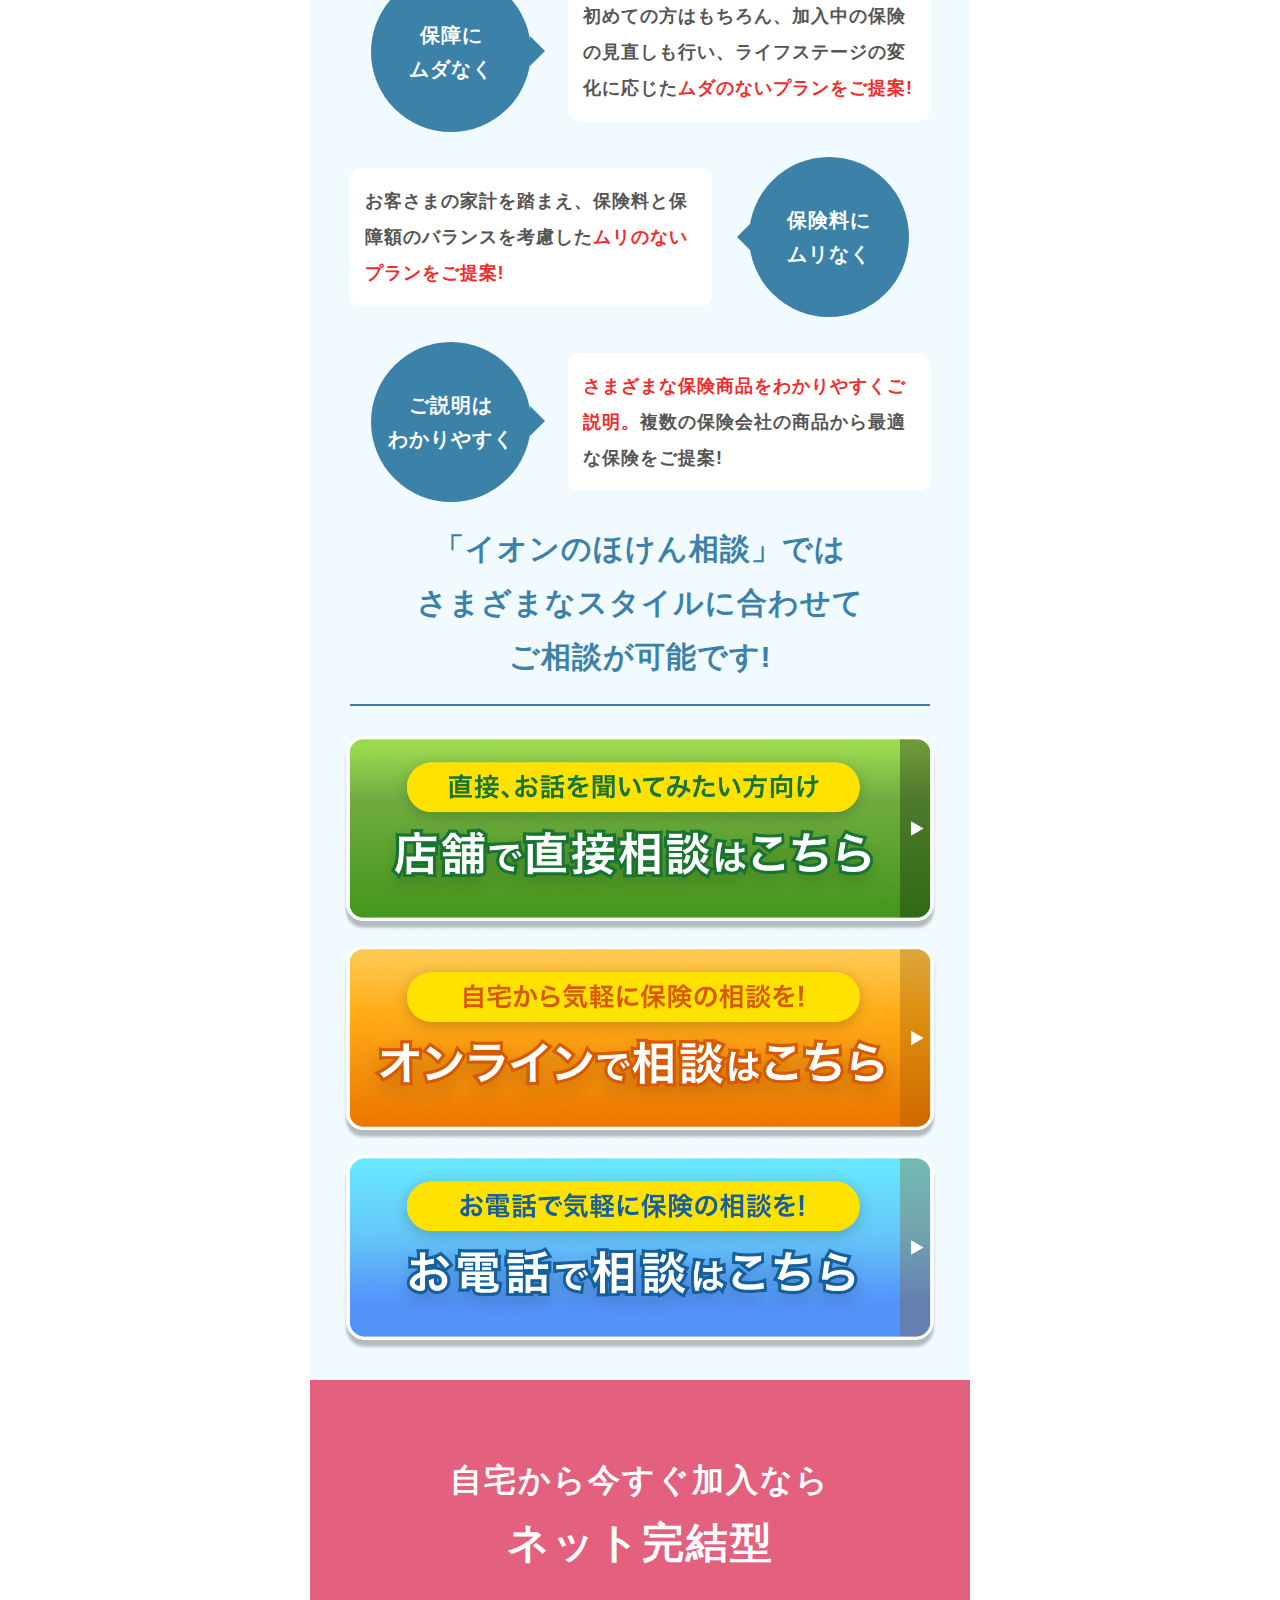
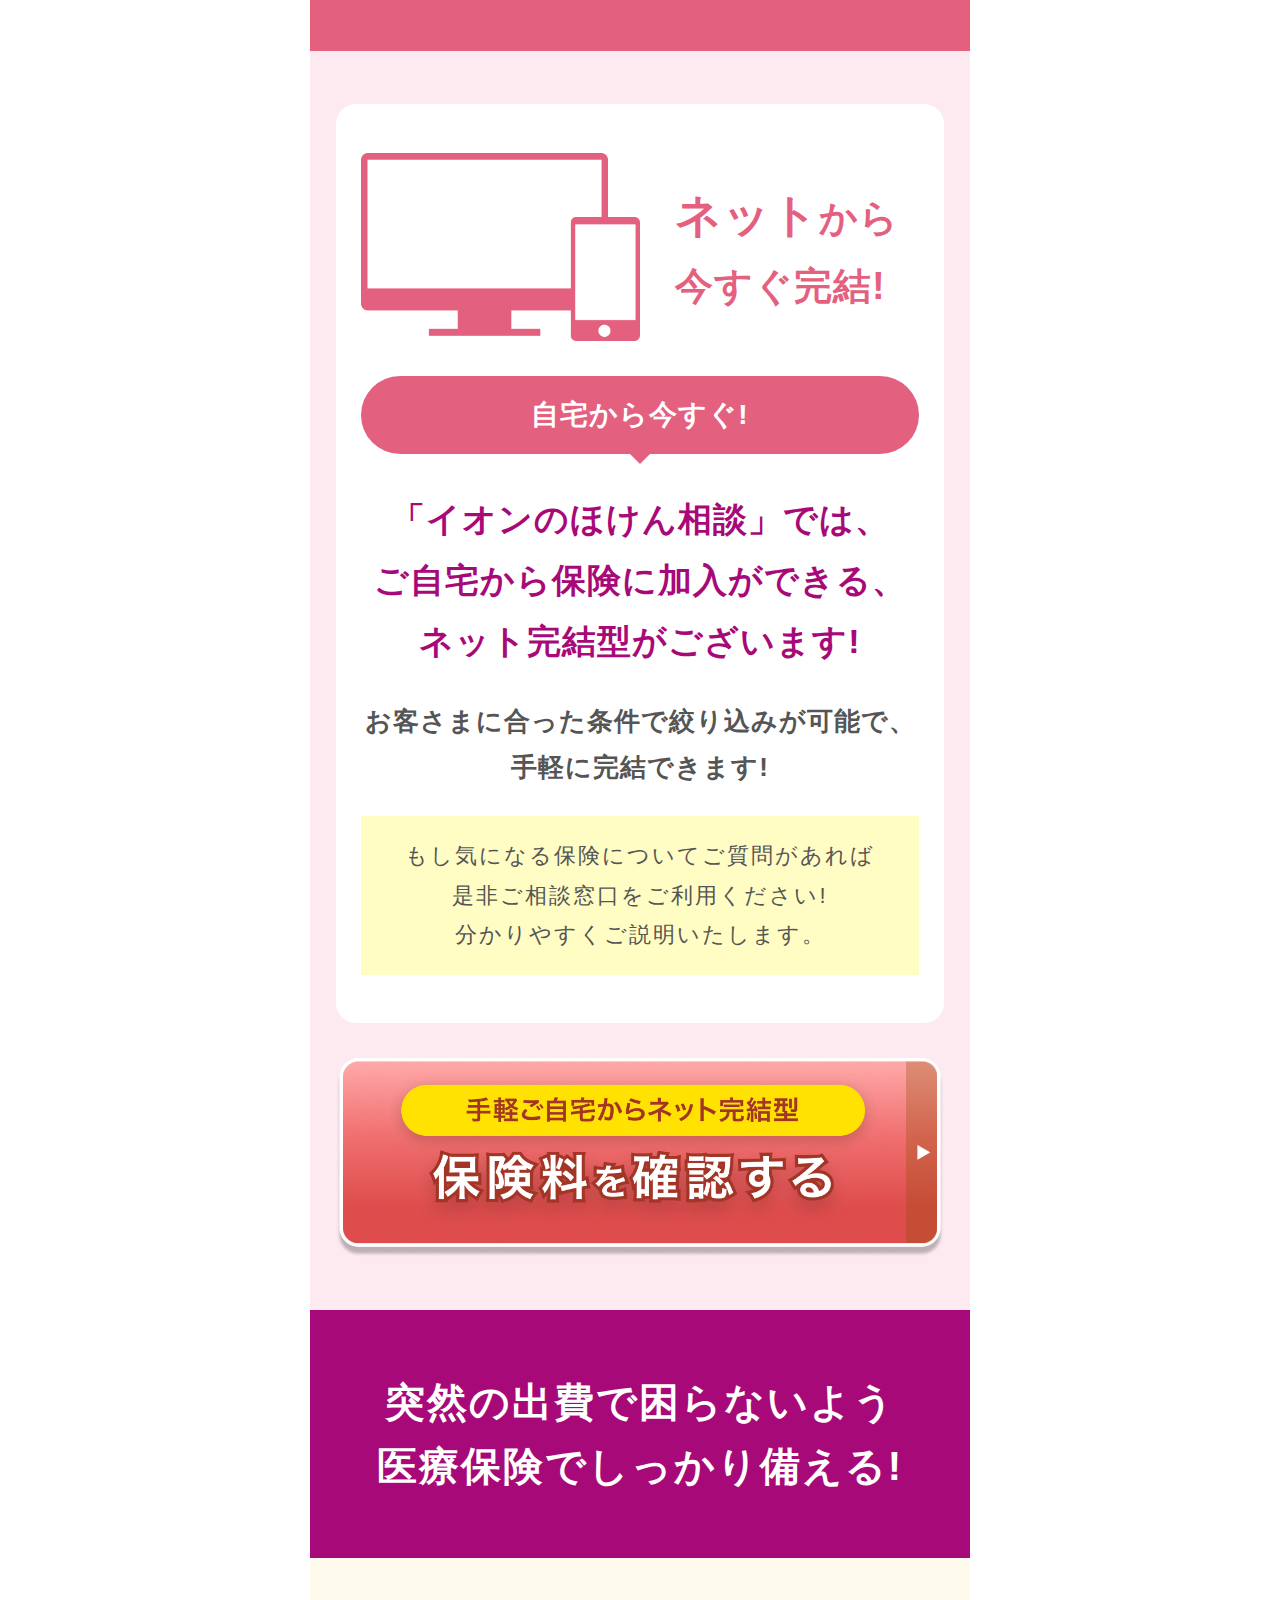
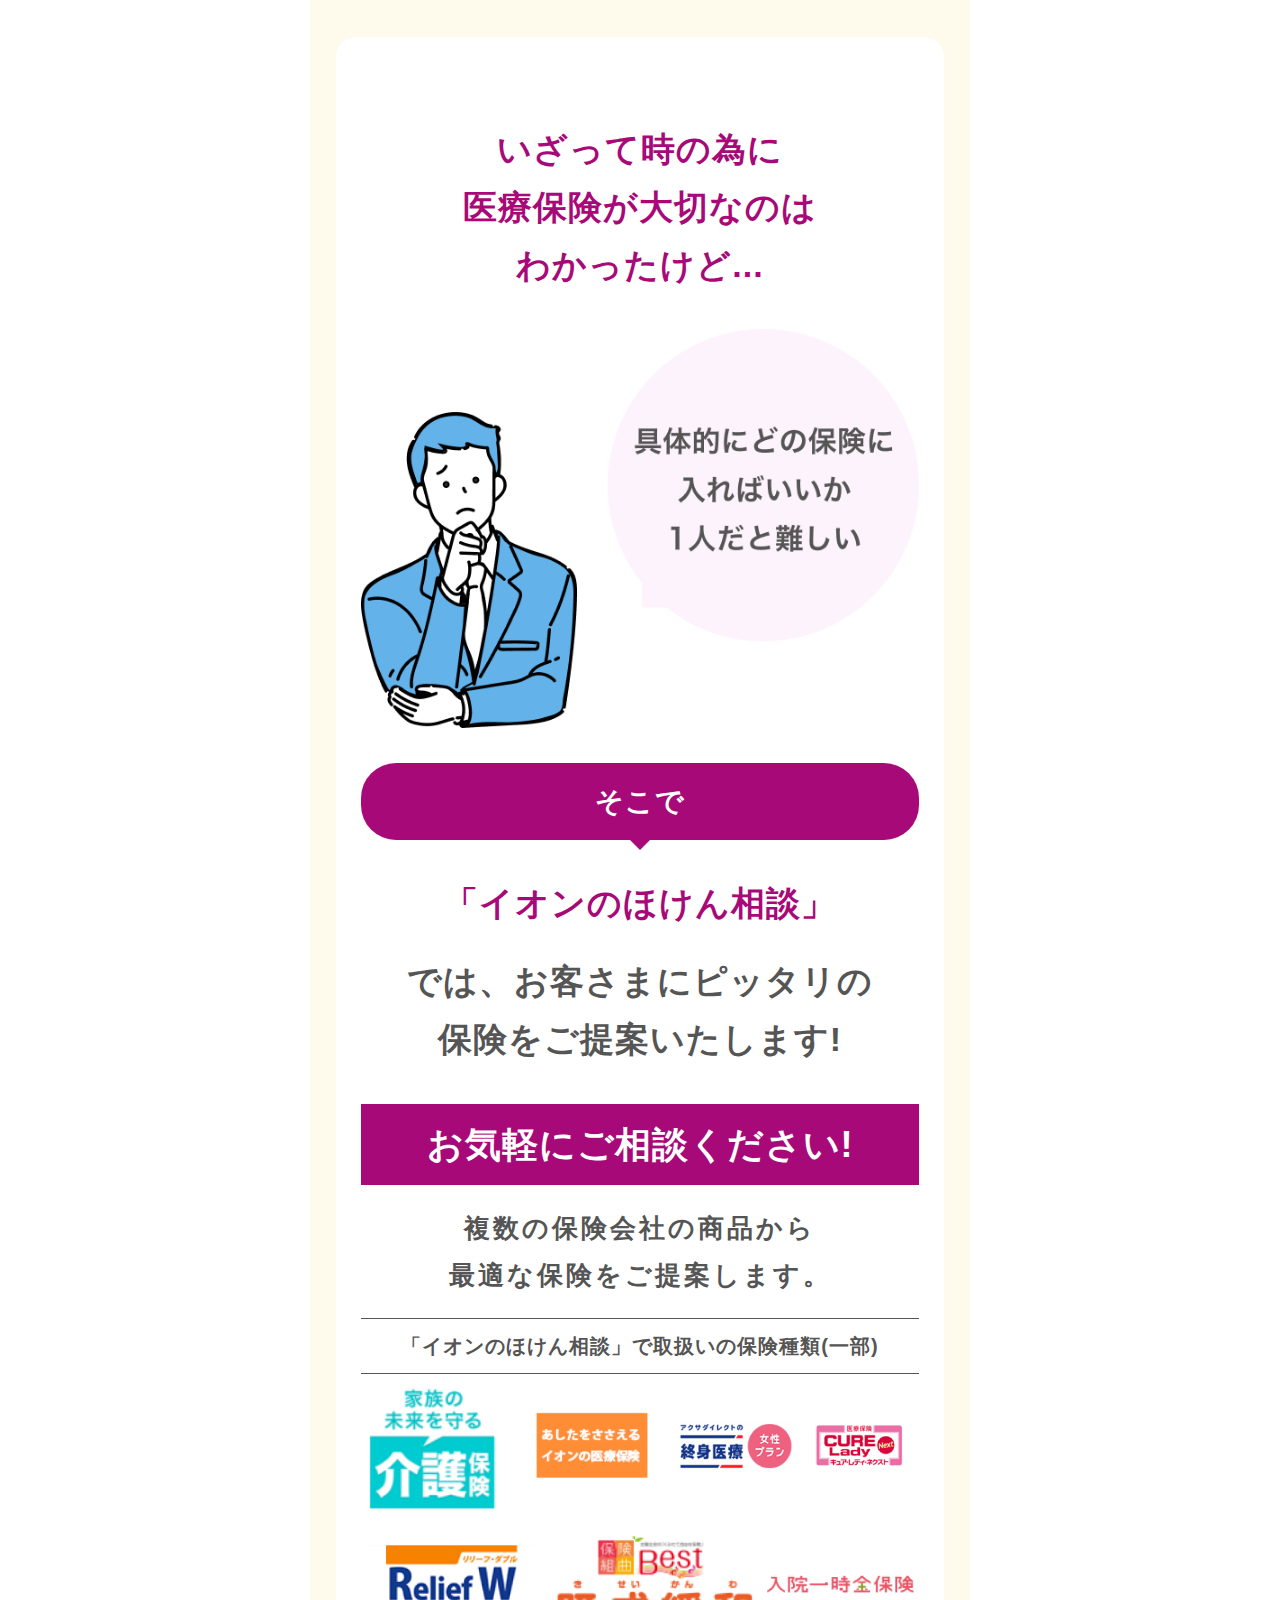
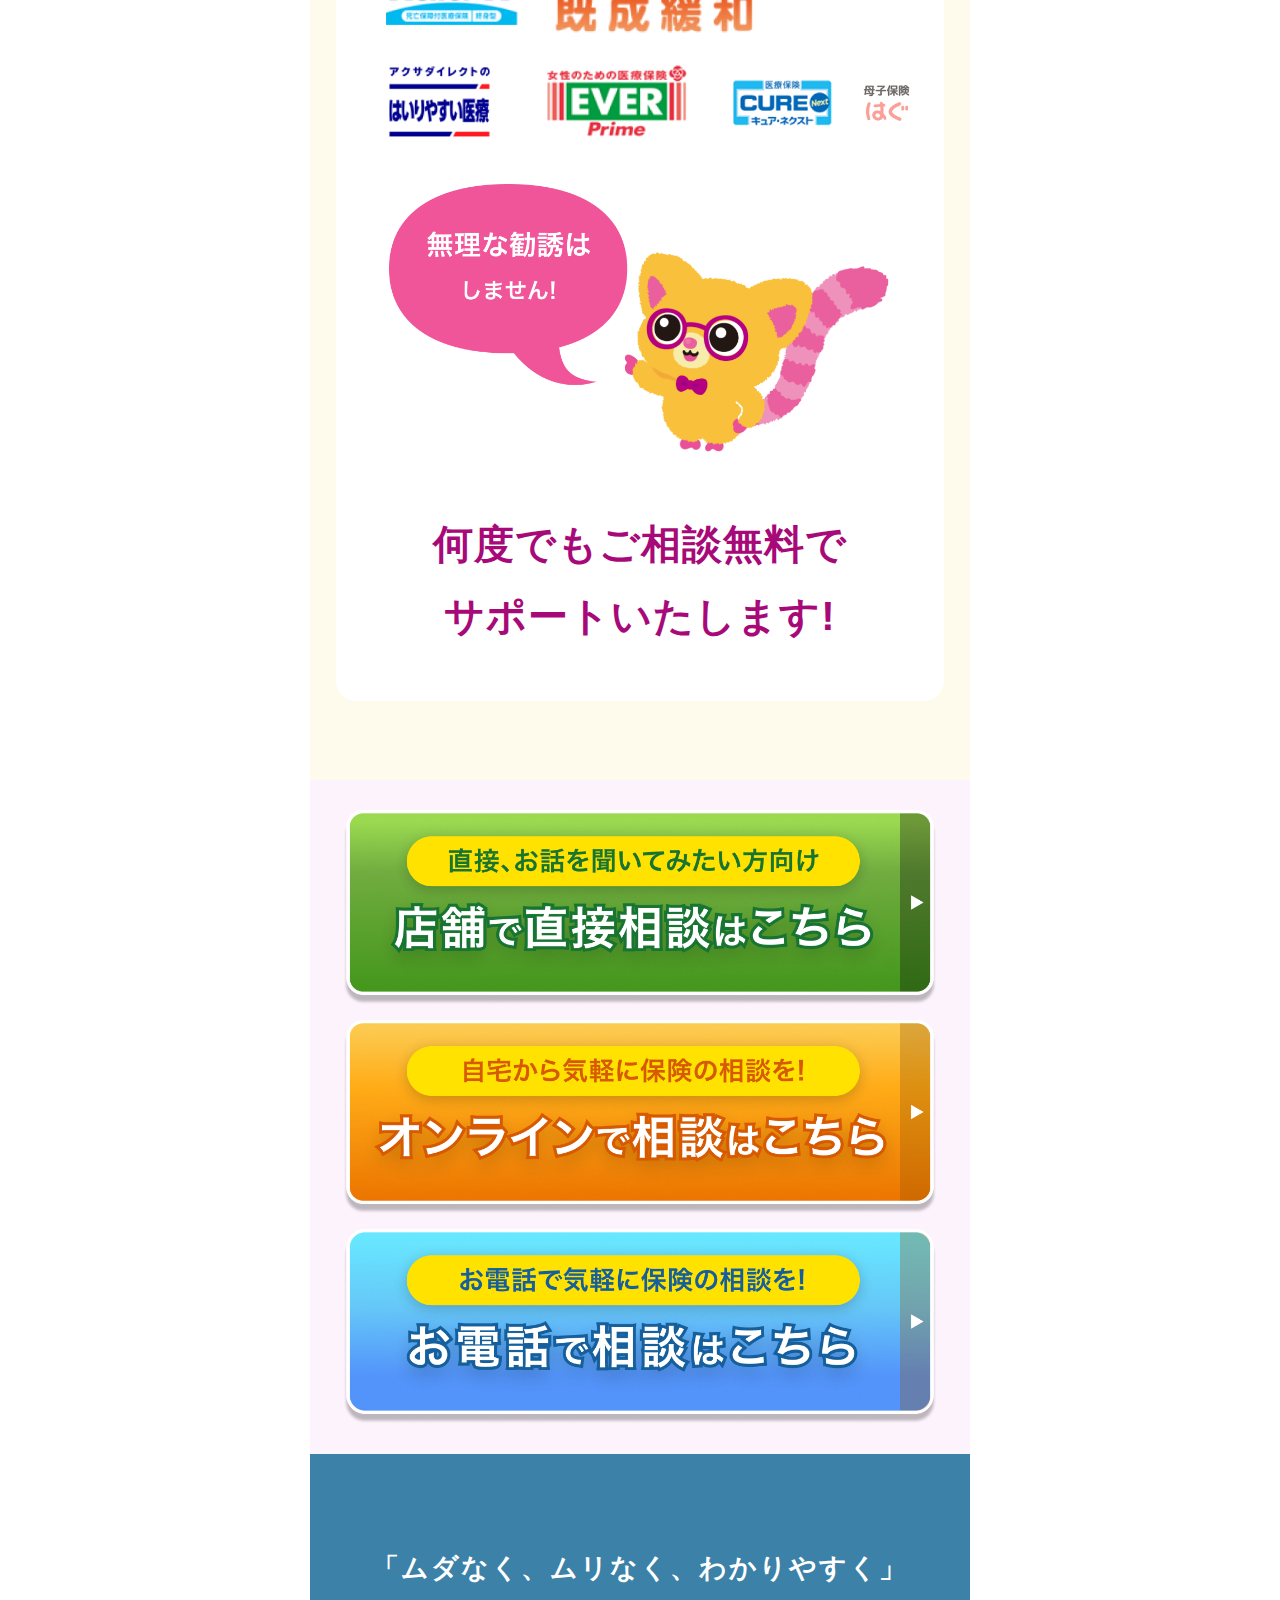
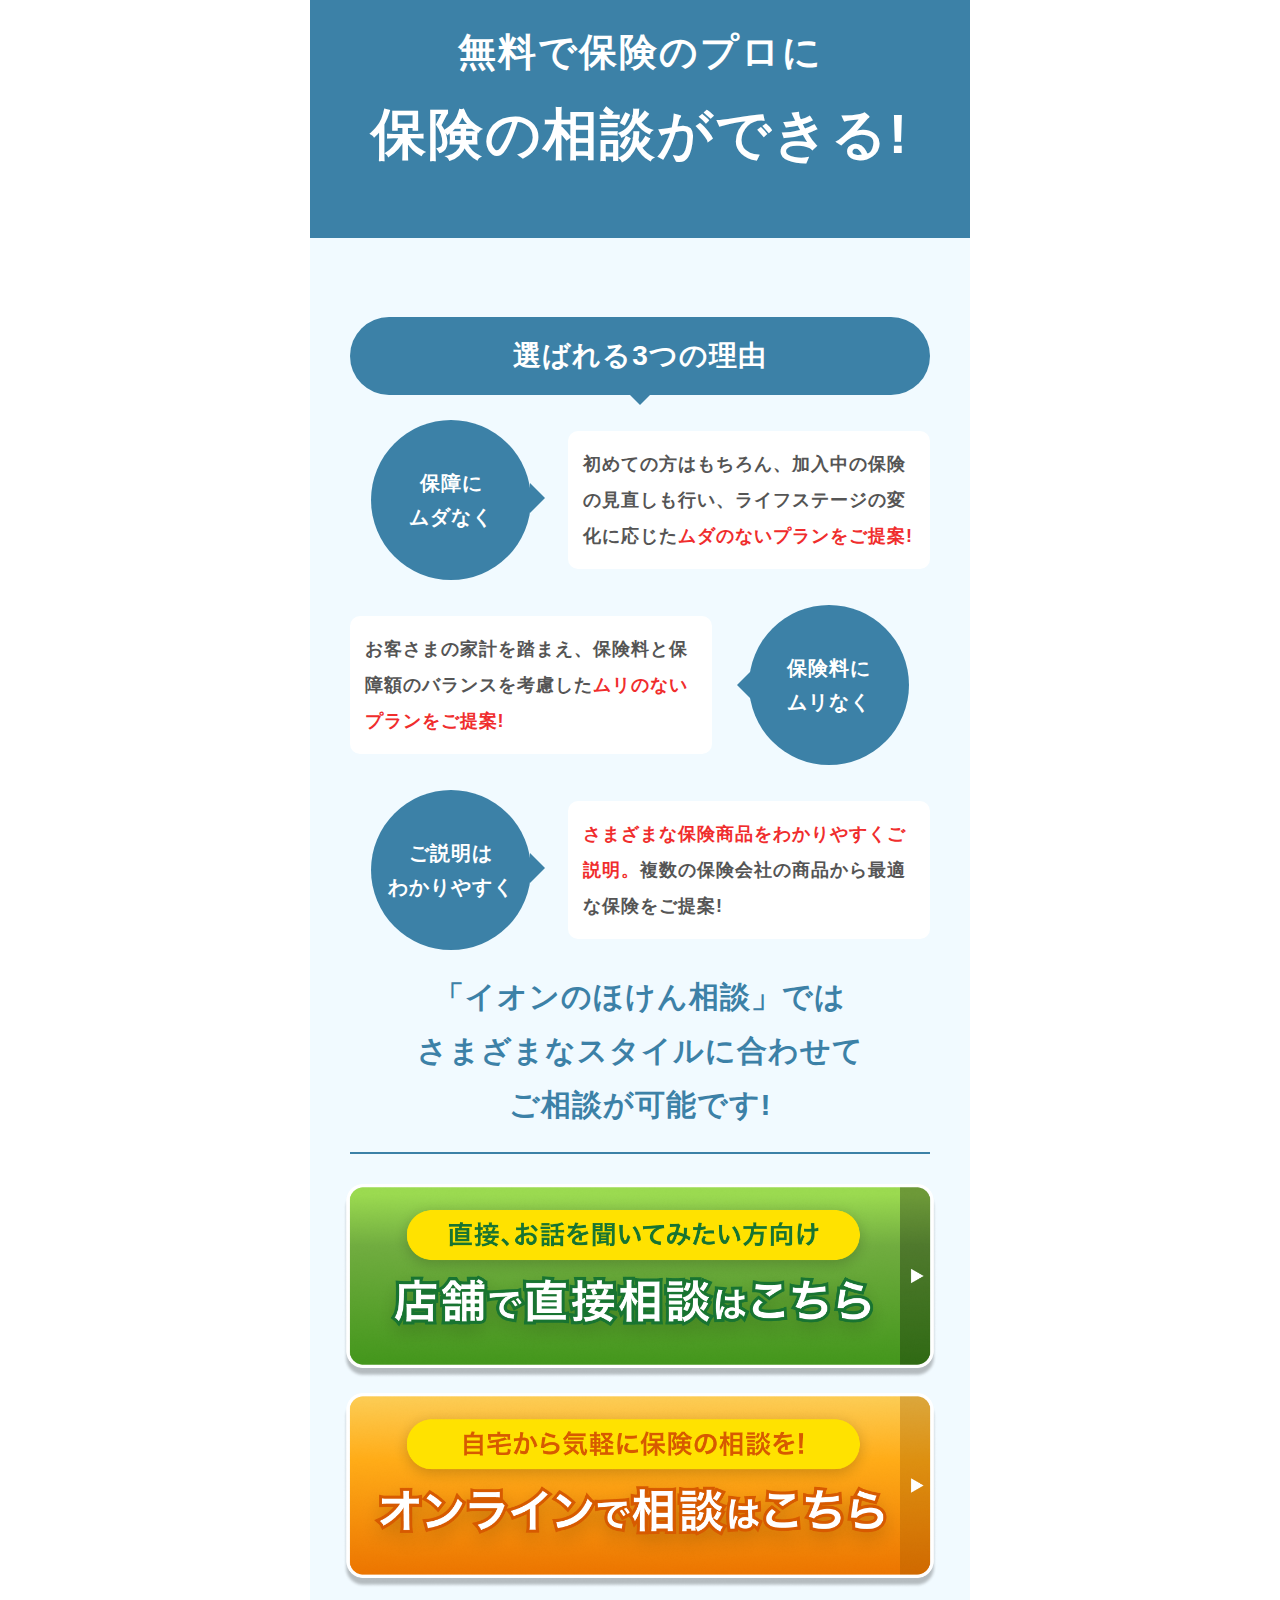
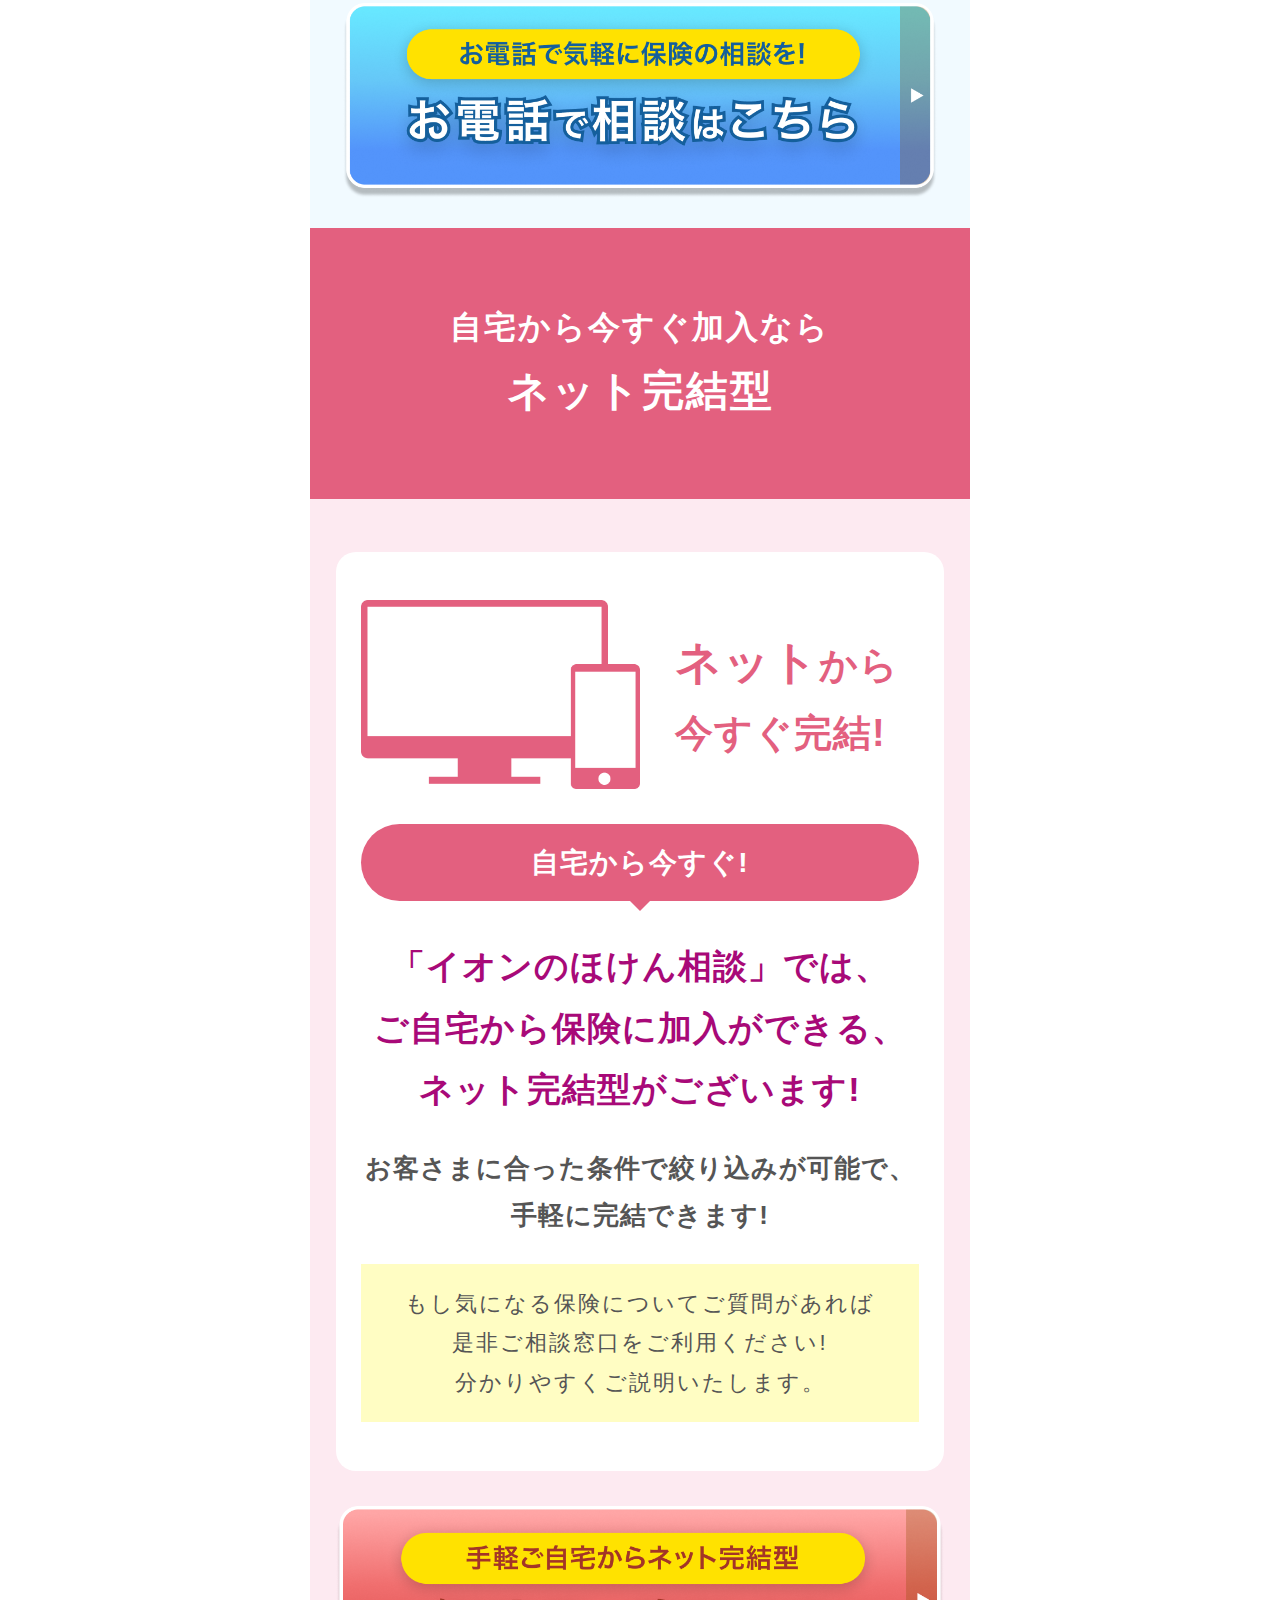
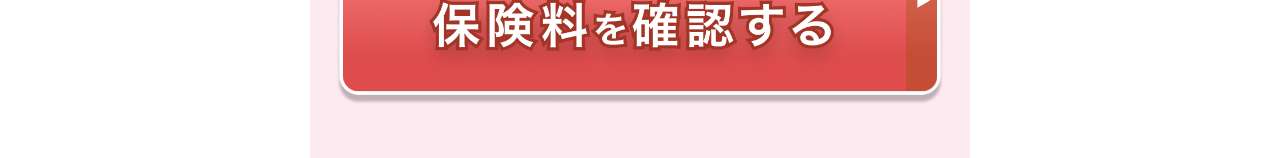
<file: short-2 21.31.25.html>
<!DOCTYPE html>
<html lang="ja">

<head>
    <!-- Google Tag Manager -->
    <script>(function (w, d, s, l, i) {
            w[l] = w[l] || []; w[l].push({
                'gtm.start':
                    new Date().getTime(), event: 'gtm.js'
            }); var f = d.getElementsByTagName(s)[0],
                j = d.createElement(s), dl = l != 'dataLayer' ? '&l=' + l : ''; j.async = true; j.src =
                    'https://www.googletagmanager.com/gtm.js?id=' + i + dl; f.parentNode.insertBefore(j, f);
        })(window, document, 'script', 'dataLayer', 'GTM-P3GN332');</script>
    <!-- End Google Tag Manager -->

    <meta charset="UTF-8">
    <meta name="viewport" content="width=device-width">
    <title>イオンのほけん相談</title>
    <meta name="description" content="全国のイオンショッピングセンター内にある保険ショップでは、お客さまにピッタリの保険をご提案いたします!" />
    <meta name="format-detection" content="telephone=no" />
    <meta name="keywords" content="イオン,保険,医療保険,保険相談,相談無料" />
    <meta name="msapplication-square70x70logo" content="./images/fav/site-tile-70x70.png">
    <meta name="msapplication-square150x150logo" content="./images/fav/site-tile-150x150.png">
    <meta name="msapplication-wide310x150logo" content="./images/fav/site-tile-310x150.png">
    <meta name="msapplication-square310x310logo" content="./images/fav/site-tile-310x310.png">
    <meta name="msapplication-TileColor" content="#0078d7">
    <link rel="shortcut icon" type="image/vnd.microsoft.icon" href="./images/fav/favicon.ico">
    <link rel="icon" type="image/vnd.microsoft.icon" href="./images/fav/favicon.ico">
    <link rel="apple-touch-icon" sizes="57x57" href="./images/fav/apple-touch-icon-57x57.png">
    <link rel="apple-touch-icon" sizes="60x60" href="./images/fav/apple-touch-icon-60x60.png">
    <link rel="apple-touch-icon" sizes="72x72" href="./images/fav/apple-touch-icon-72x72.png">
    <link rel="apple-touch-icon" sizes="76x76" href="./images/fav/apple-touch-icon-76x76.png">
    <link rel="apple-touch-icon" sizes="114x114" href="./images/fav/apple-touch-icon-114x114.png">
    <link rel="apple-touch-icon" sizes="120x120" href="./images/fav/apple-touch-icon-120x120.png">
    <link rel="apple-touch-icon" sizes="144x144" href="./images/fav/apple-touch-icon-144x144.png">
    <link rel="apple-touch-icon" sizes="152x152" href="./images/fav/apple-touch-icon-152x152.png">
    <link rel="apple-touch-icon" sizes="180x180" href="./images/fav/apple-touch-icon-180x180.png">
    <link rel="icon" type="image/png" sizes="36x36" href="./images/fav/android-chrome-36x36.png">
    <link rel="icon" type="image/png" sizes="48x48" href="./images/fav/android-chrome-48x48.png">
    <link rel="icon" type="image/png" sizes="72x72" href="./images/fav/android-chrome-72x72.png">
    <link rel="icon" type="image/png" sizes="96x96" href="./images/fav/android-chrome-96x96.png">
    <link rel="icon" type="image/png" sizes="128x128" href="./images/fav/android-chrome-128x128.png">
    <link rel="icon" type="image/png" sizes="144x144" href="./images/fav/android-chrome-144x144.png">
    <link rel="icon" type="image/png" sizes="152x152" href="./images/fav/android-chrome-152x152.png">
    <link rel="icon" type="image/png" sizes="192x192" href="./images/fav/android-chrome-192x192.png">
    <link rel="icon" type="image/png" sizes="256x256" href="./images/fav/android-chrome-256x256.png">
    <link rel="icon" type="image/png" sizes="384x384" href="./images/fav/android-chrome-384x384.png">
    <link rel="icon" type="image/png" sizes="512x512" href="./images/fav/android-chrome-512x512.png">
    <link rel="icon" type="image/png" sizes="36x36" href="./images/fav/icon-36x36.png">
    <link rel="icon" type="image/png" sizes="48x48" href="./images/fav/icon-48x48.png">
    <link rel="icon" type="image/png" sizes="72x72" href="./images/fav/icon-72x72.png">
    <link rel="icon" type="image/png" sizes="96x96" href="./images/fav/icon-96x96.png">
    <link rel="icon" type="image/png" sizes="128x128" href="./images/fav/icon-128x128.png">
    <link rel="icon" type="image/png" sizes="144x144" href="./images/fav/icon-144x144.png">
    <link rel="icon" type="image/png" sizes="152x152" href="./images/fav/icon-152x152.png">
    <link rel="icon" type="image/png" sizes="160x160" href="./images/fav/icon-160x160.png">
    <link rel="icon" type="image/png" sizes="192x192" href="./images/fav/icon-192x192.png">
    <link rel="icon" type="image/png" sizes="196x196" href="./images/fav/icon-196x196.png">
    <link rel="icon" type="image/png" sizes="256x256" href="./images/fav/icon-256x256.png">
    <link rel="icon" type="image/png" sizes="384x384" href="./images/fav/icon-384x384.png">
    <link rel="icon" type="image/png" sizes="512x512" href="./images/fav/icon-512x512.png">
    <link rel="icon" type="image/png" sizes="16x16" href="./images/fav/icon-16x16.png">
    <link rel="icon" type="image/png" sizes="24x24" href="./images/fav/icon-24x24.png">
    <link rel="icon" type="image/png" sizes="32x32" href="./images/fav/icon-32x32.png">
    <link rel="manifest" href="./images/fav/manifest.json">
    <meta property="og:site_name" content="イオンのほけん相談" />
    <!-- <meta property="og:url" content="https://" />リリース時に反映 -->
    <meta property="”og:image”" content="./images/og.png" />

    <link rel="stylesheet" href="./style.css">
</head>

<body>
    <!-- Google Tag Manager (noscript) -->
    <noscript><iframe src="https://www.googletagmanager.com/ns.html?id=GTM-P3GN332" height="0" width="0" style="display:none;visibility:hidden"></iframe></noscript>
    <!-- End Google Tag Manager (noscript) -->
    <main>
        <section id="contents_fv" class="fv-area">
            <div class="container">
                <div>
                    <img src="./images/logo.png" class="logo" alt="イオンのほけん相談">
                </div>
                <div>
                    <img src="./images/fv-img.png" class="fv-img" alt="安心な明日は、今日から始める!医療保険">
                </div>
                <p>
                    全国のイオンショッピングセンター内<br>
                    にある保険ショップでは、お客さまに<br>
                    <span>ピッタリの保険をご提案いたします!</span>
                </p>
                <div>
                    <img src="./images/fv-icon.png" class="fv-icon" alt="こんさるん">
                </div>
                <div class="flex">
                    <div>
                        <a href="https://www.hokenmarket.net/shop/">
                            <img src="./images/btn-img-g.png" class="btn-img" alt="店舗で直接相談はこちら">
                        </a>
                    </div>
                    <div>
                        <a href="https://www.hokenmarket.net/shop/denwa.html">
                            <img src="./images/btn-img-b.png" class="btn-img" alt="お電話で相談はこちら">
                        </a>
                    </div>
                </div>
            </div>
        </section>

        <section id="contents_consultation" class="consultation-area">
            <div class="head">
                <div class="container">
                    <h2>
                        もしもの時に備えて!
                    </h2>
                </div>
            </div>
            <div class="contents">
                <p>
                    負担を減らすためにも<br>
                    <span>保険の相談が大切です!</span><br>
                    現在保険に加入中の場合も<br>
                    内容を見直してみませんか？
                </p>
                <div class="consultation-character">
                    <img src="./images/consulting-icon.png" class="consulting-icon" alt="こんさるん">
                </div>
            </div>
        </section>

        <section id="contents_cost" class="cost-area">
            <div class="container">
                <h2>
                    もしもケガや病気を<br>
                    してしまった時に<br>
                    <span>やはり不安はお金です</span>
                </h2>
                <div class="contents">
                    <div class="container">
                        <div class="content knowledge">
                            <h3>知っていますか？</h3>
                            <p>
                                突然のケガ・病気で入院した場合、<br>
                                思わぬ費用が発生するかもしれません
                            </p>
                            <div class="average-cost">
                                実は1日あたりの入院費用に平均
                                <div class="card">
                                    <span>約</span>21,000<span>円</span><span class="annotation">(※1)</span>
                                </div>
                                <span class="average-cost-text">もかかります!</span>
                            </div>
                            <div class="flex">
                                <div>
                                    <img src="./images/cost-icon.png" class="cost-icon" alt="入院費って実際何にお金がかかるんだろう？">
                                </div>
                            </div>
                        </div>
                        <div class="content daily-cost">
                            <h3>入院時の1日あたりの自己負担</h3>
                            <div>
                                <img src="./images/daily-cost-img.png" class="daily-cost-img" alt="1日1万円以上がなんと約65%も！">
                            </div>
                            <p>
                                入院日数によっては、<br>
                                負担が大きく増えてしまいます!
                            </p>
                            <div class="flex">
                                <div>
                                    医療費の<br>
                                    自己負担額
                                </div>
                                <div>
                                    食事代<br>
                                    １日３食
                                </div>
                                <div>
                                    差額ベッド代
                                </div>
                                <div>
                                    日用品など
                                </div>
                            </div>
                            <p>
                                出典（※1、2）公益財団法人 生命保険文化センター 令和元年度 『生活保障に関する調査』<br>
                                (注1)：過去5年間に入院し、自己負担を支払った人をベースに集計。<br>
                                (注2)：高額療養費制度を利用した場合は利用後の金額。<br>
                                (注3)：治療費・食事代・差額ベッド代に加え、交通費（見舞いに来る家族の交通費も含む）や衣類、日用品費などを含む。<br>
                                ＜生命保険文化センター「生活保障に関する調査」／2022（令和4）年度＞
                            </p>
                        </div>
                    </div>
                </div>
            </div>
        </section>

        <section id="contents_reason_1" class="reason-area">
            <div class="head">
                <div class="container">
                    <h2>
                        「ムダなく、ムリなく、わかりやすく」<br>
                        <span>無料で保険のプロに</span><br>
                        保険の相談ができる!
                    </h2>
                </div>
            </div>
            <div class="contents">
                <div class="container">
                    <h3>選ばれる3つの理由</h3>
                    <div class="flex">
                        <div>
                            <div>
                                保障に<br>
                                ムダなく
                            </div>
                        </div>
                        <div>
                            <div>
                                初めての方はもちろん、加入中の保険の見直しも行い、ライフステージの変化に応じた<span>ムダのないプランをご提案!</span>
                            </div>
                        </div>
                    </div>
                    <div class="flex reverse">
                        <div>
                            <div>
                                保険料に<br>
                                ムリなく
                            </div>
                        </div>
                        <div>
                            <div>
                                お客さまの家計を踏まえ、保険料と保障額のバランスを考慮した<span>ムリのないプランをご提案!</span>
                            </div>
                        </div>
                    </div>
                    <div class="flex">
                        <div>
                            <div>
                                ご説明は<br>
                                わかりやすく
                            </div>
                        </div>
                        <div>
                            <div>
                                <span>さまざまな保険商品をわかりやすくご説明。</span>複数の保険会社の商品から最適な保険をご提案!
                            </div>
                        </div>
                    </div>
                    <p>
                        「イオンのほけん相談」では<br>
                        さまざまなスタイルに合わせて<br>
                        ご相談が可能です!
                    </p>
                </div>
            </div>
        </section>

        <section id="contents_cta_1" class="cta-area">
            <div class="container">
                <div>
                    <a href="https://www.hokenmarket.net/shop/">
                        <img src="./images/cta-btn-img-g.png" class="cta-btn-img" alt="店舗で直接相談はこちら">
                    </a>
                </div>
                <div>
                    <a href="https://www.hokenmarket.net/shop/onlineten.html">
                        <img src="./images/cta-btn-img-o.png" class="cta-btn-img" alt="オンラインで相談はこちら">
                    </a>
                </div>
                <div>
                    <a href="https://www.hokenmarket.net/shop/denwa.html">
                        <img src="./images/cta-btn-img-b.png" class="cta-btn-img" alt="お電話で相談はこちら">
                    </a>
                </div>
            </div>
        </section>

        <section id="contents_online-application-1" class="online-application-area">
            <div class="head">
                <div class="container">
                    <h2>
                        自宅から今すぐ加入なら<br>
                        <span>ネット完結型</span>
                    </h2>
                </div>
            </div>
            <div class="contents">
                <div class="content">
                    <div class="container">
                        <div class="flex">
                            <div>
                                <img src="./images/online-application-area-icon.png" class="online-application-area-icon" alt="ネットから今すぐ完結!">
                            </div>
                            <div>
                                <span>ネット</span>から<br>
                                今すぐ完結!
                            </div>
                        </div>
                        <h3>自宅から今すぐ!</h3>
                        <p>
                            「イオンのほけん相談」では、<br>
                            ご自宅から保険に加入ができる、<br>
                            ネット完結型がございます!<br>
                            <span>
                                お客さまに合った条件で絞り込みが可能で、<br>
                                手軽に完結できます!
                            </span>
                        </p>
                        <div class="desc">
                            もし気になる保険についてご質問があれば<br>
                            是非ご相談窓口をご利用ください!<br>
                            分かりやすくご説明いたします。
                        </div>
                    </div>
                </div>
                <div>
                    <a href="https://www.hokenmarket.net/estimate/">
                        <img src="./images/cta-btn-img-r.png" class="cta-btn-img-r" alt="保険料を確認する">
                    </a>
                </div>
            </div>
        </section>

        <section id="contents_support" class="support-area">
            <div class="head">
                <div class="container">
                    <h2>
                        突然の出費で困らないよう<br>
                        医療保険でしっかり備える!
                    </h2>
                </div>
            </div>
            <div class="contents">
                <div class="content">
                    <div class="container">
                        <p>
                            いざって時の為に<br>
                            医療保険が大切なのは<br>
                            わかったけど...
                        </p>
                        <div class="flex">
                            <div>
                                <img src="./images/support-area-icon.png" class="support-area-icon" alt="具体的にどの保険に入ればいいか1人だと難しい">
                            </div>
                        </div>
                        <h3>そこで</h3>
                        <p>
                            「イオンのほけん相談」
                            <span>
                                では、お客さまにピッタリの<br>
                                保険をご提案いたします!
                            </span>
                        </p>
                        <div class="types">
                            <div class="title">お気軽にご相談ください!</div>
                            <p>
                                複数の保険会社の商品から<br>
                                最適な保険をご提案します。
                            </p>
                            <h3>
                                「イオンのほけん相談」で取扱いの保険種類​(一部)
                            </h3>
                            <div class="flex">
                                <div>
                                    <img src="./images/type-logo.png" class="type-logo" alt="家族の未来を守る介護保険">
                                </div>
                                <div>
                                    <img src="./images/type-logo-2.png" class="type-logo" alt="あしたをささえるイオンの医療保険">
                                </div>
                                <div>
                                    <img src="./images/type-logo-3.png" class="type-logo" alt="アクサダイレクトの終身医療">
                                </div>
                                <div>
                                    <img src="./images/type-logo-4.png" class="type-logo" alt="キュア・レディ・ネクスト">
                                </div>
                            </div>
                            <div class="flex">
                                <div>
                                    <img src="./images/type-logo-5.png" class="type-logo" alt="Relief W">
                                </div>
                                <div>
                                    <img src="./images/type-logo-6.png" class="type-logo" alt="保健組曲BEST">
                                </div>
                                <div>
                                    <img src="./images/type-logo-7.png" class="type-logo" alt="入院一時金保険">
                                </div>
                            </div>
                            <div class="flex">
                                <div>
                                    <img src="./images/type-logo-8.png" class="type-logo" alt="アクサダイレクト">
                                </div>
                                <div>
                                    <img src="./images/type-logo-9.png" class="type-logo" alt="EVER Prime">
                                </div>
                                <div>
                                    <img src="./images/type-logo-10.png" class="type-logo" alt="キュアネクスト">
                                </div>
                                <div>
                                    <img src="./images/type-logo-11.png" class="type-logo" alt="母子保健はぐ">
                                </div>
                            </div>
                            <div>
                                <img src="./images/support-area-icon-2.png" class="support-area-icon-2" alt="無理な勧誘はいたしません！">
                                <p>
                                    何度でもご相談無料で<br>
                                    サポートいたします!
                                </p>
                            </div>
                        </div>

                    </div>
                </div>
            </div>
        </section>

        <section id="contents_cta-2" class="cta-area bg-color">
            <div class="container">
                <div>
                    <a href="https://www.hokenmarket.net/shop/">
                        <img src="./images/cta-btn-img-g.png" class="cta-btn-img" alt="店舗で直接相談はこちら">
                    </a>
                </div>
                <div>
                    <a href="https://www.hokenmarket.net/shop/onlineten.html">
                        <img src="./images/cta-btn-img-o.png" class="cta-btn-img" alt="オンラインで相談はこちら">
                    </a>
                </div>
                <div>
                    <a href="https://www.hokenmarket.net/shop/denwa.html">
                        <img src="./images/cta-btn-img-b.png" class="cta-btn-img" alt="お電話で相談はこちら">
                    </a>
                </div>
            </div>
        </section>

        <section id="contents_reason_2" class="reason-area">
            <div class="head">
                <div class="container">
                    <h2>
                        「ムダなく、ムリなく、わかりやすく」<br>
                        <span>無料で保険のプロに</span><br>
                        保険の相談ができる!
                    </h2>
                </div>
            </div>
            <div class="contents">
                <div class="container">
                    <h3>選ばれる3つの理由</h3>
                    <div class="flex">
                        <div>
                            <div>
                                保障に<br>
                                ムダなく
                            </div>
                        </div>
                        <div>
                            <div>
                                初めての方はもちろん、加入中の保険の見直しも行い、ライフステージの変化に応じた<span>ムダのないプランをご提案!</span>
                            </div>
                        </div>
                    </div>
                    <div class="flex reverse">
                        <div>
                            <div>
                                保険料に<br>
                                ムリなく
                            </div>
                        </div>
                        <div>
                            <div>
                                お客さまの家計を踏まえ、保険料と保障額のバランスを考慮した<span>ムリのないプランをご提案!</span>
                            </div>
                        </div>
                    </div>
                    <div class="flex">
                        <div>
                            <div>
                                ご説明は<br>
                                わかりやすく
                            </div>
                        </div>
                        <div>
                            <div>
                                <span>さまざまな保険商品をわかりやすくご説明。</span>複数の保険会社の商品から最適な保険をご提案!
                            </div>
                        </div>
                    </div>
                    <p>
                        「イオンのほけん相談」では<br>
                        さまざまなスタイルに合わせて<br>
                        ご相談が可能です!
                    </p>
                </div>
            </div>
        </section>

        <section id="contents_cta-3" class="cta-area">
            <div class="container">
                <div>
                    <a href="https://www.hokenmarket.net/shop/">
                        <img src="./images/cta-btn-img-g.png" class="cta-btn-img" alt="店舗で直接相談はこちら">
                    </a>
                </div>
                <div>
                    <a href="https://www.hokenmarket.net/shop/onlineten.html">
                        <img src="./images/cta-btn-img-o.png" class="cta-btn-img" alt="オンラインで相談はこちら">
                    </a>
                </div>
                <div>
                    <a href="https://www.hokenmarket.net/shop/denwa.html">
                        <img src="./images/cta-btn-img-b.png" class="cta-btn-img" alt="お電話で相談はこちら">
                    </a>
                </div>
            </div>
        </section>

        <section id="contents_online-application-2" class="online-application-area">
            <div class="head">
                <div class="container">
                    <h2>
                        自宅から今すぐ加入なら<br>
                        <span>ネット完結型</span>
                    </h2>
                </div>
            </div>
            <div class="contents">
                <div class="content">
                    <div class="container">
                        <div class="flex">
                            <div>
                                <img src="./images/online-application-area-icon.png" class="online-application-area-icon" alt="ネットから今すぐ完結!">
                            </div>
                            <div>
                                <span>ネット</span>から<br>
                                今すぐ完結!
                            </div>
                        </div>
                        <h3>自宅から今すぐ!</h3>
                        <p>
                            「イオンのほけん相談」では、<br>
                            ご自宅から保険に加入ができる、<br>
                            ネット完結型がございます!<br>
                            <span>
                                お客さまに合った条件で絞り込みが可能で、<br>
                                手軽に完結できます!
                            </span>
                        </p>
                        <div class="desc">
                            もし気になる保険についてご質問があれば<br>
                            是非ご相談窓口をご利用ください!<br>
                            分かりやすくご説明いたします。
                        </div>
                    </div>
                </div>
                <div>
                    <a href="https://www.hokenmarket.net/estimate/">
                        <img src="./images/cta-btn-img-r.png" class="cta-btn-img-r" alt="保険料を確認する">
                    </a>
                </div>
            </div>
        </section>

    </main>

</body>

</html>
</file>
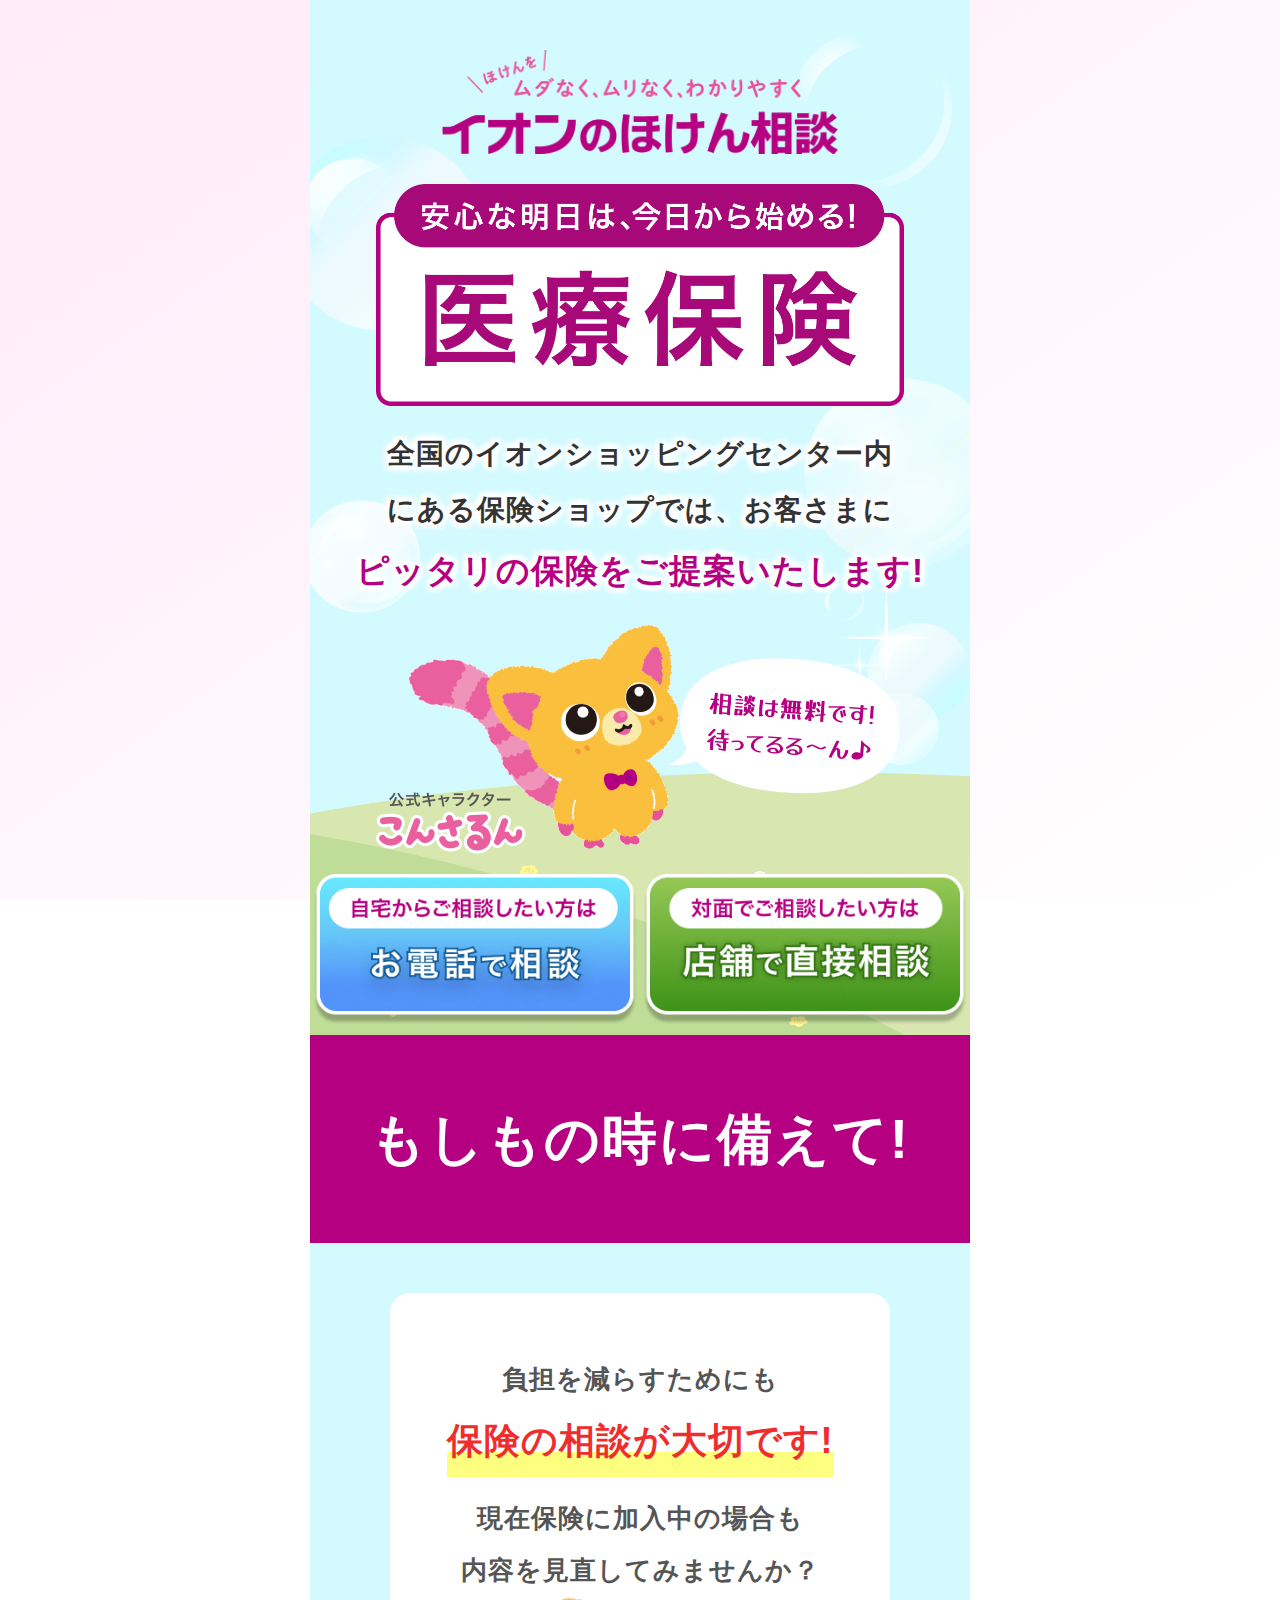
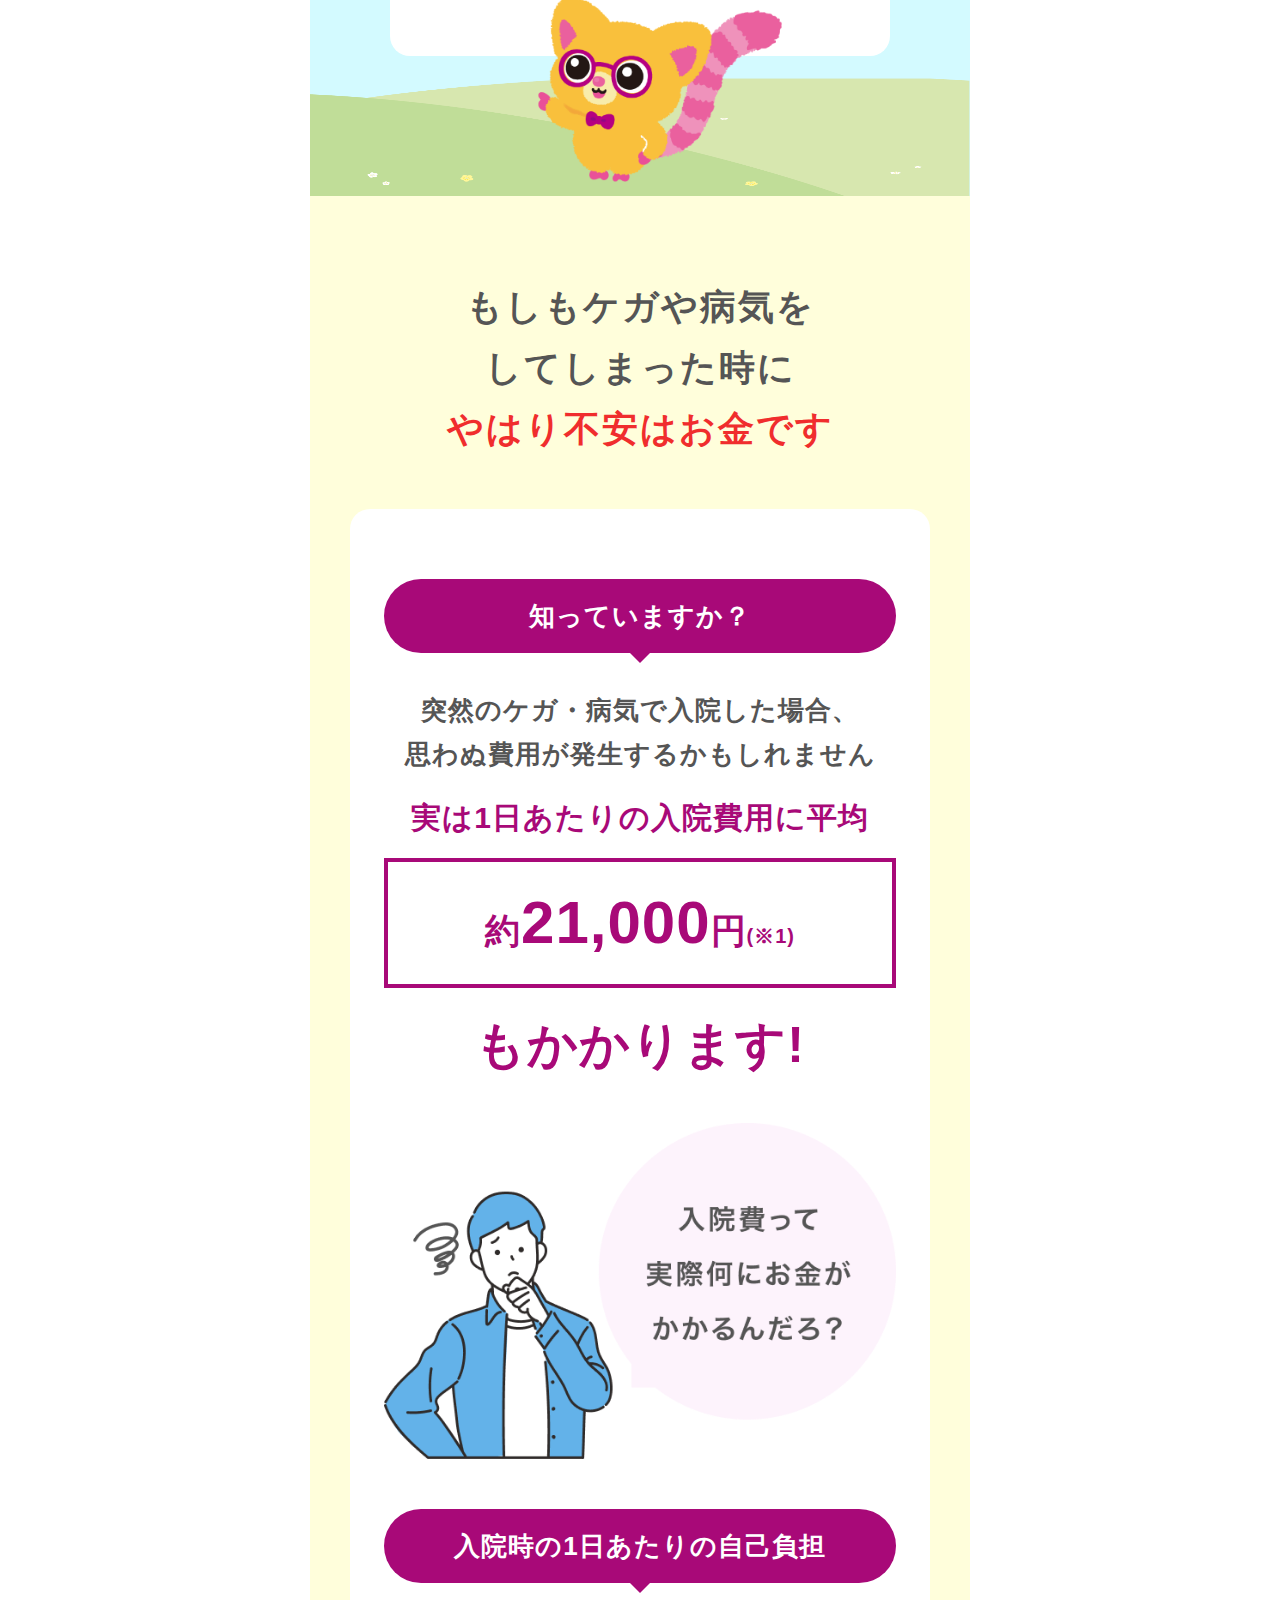
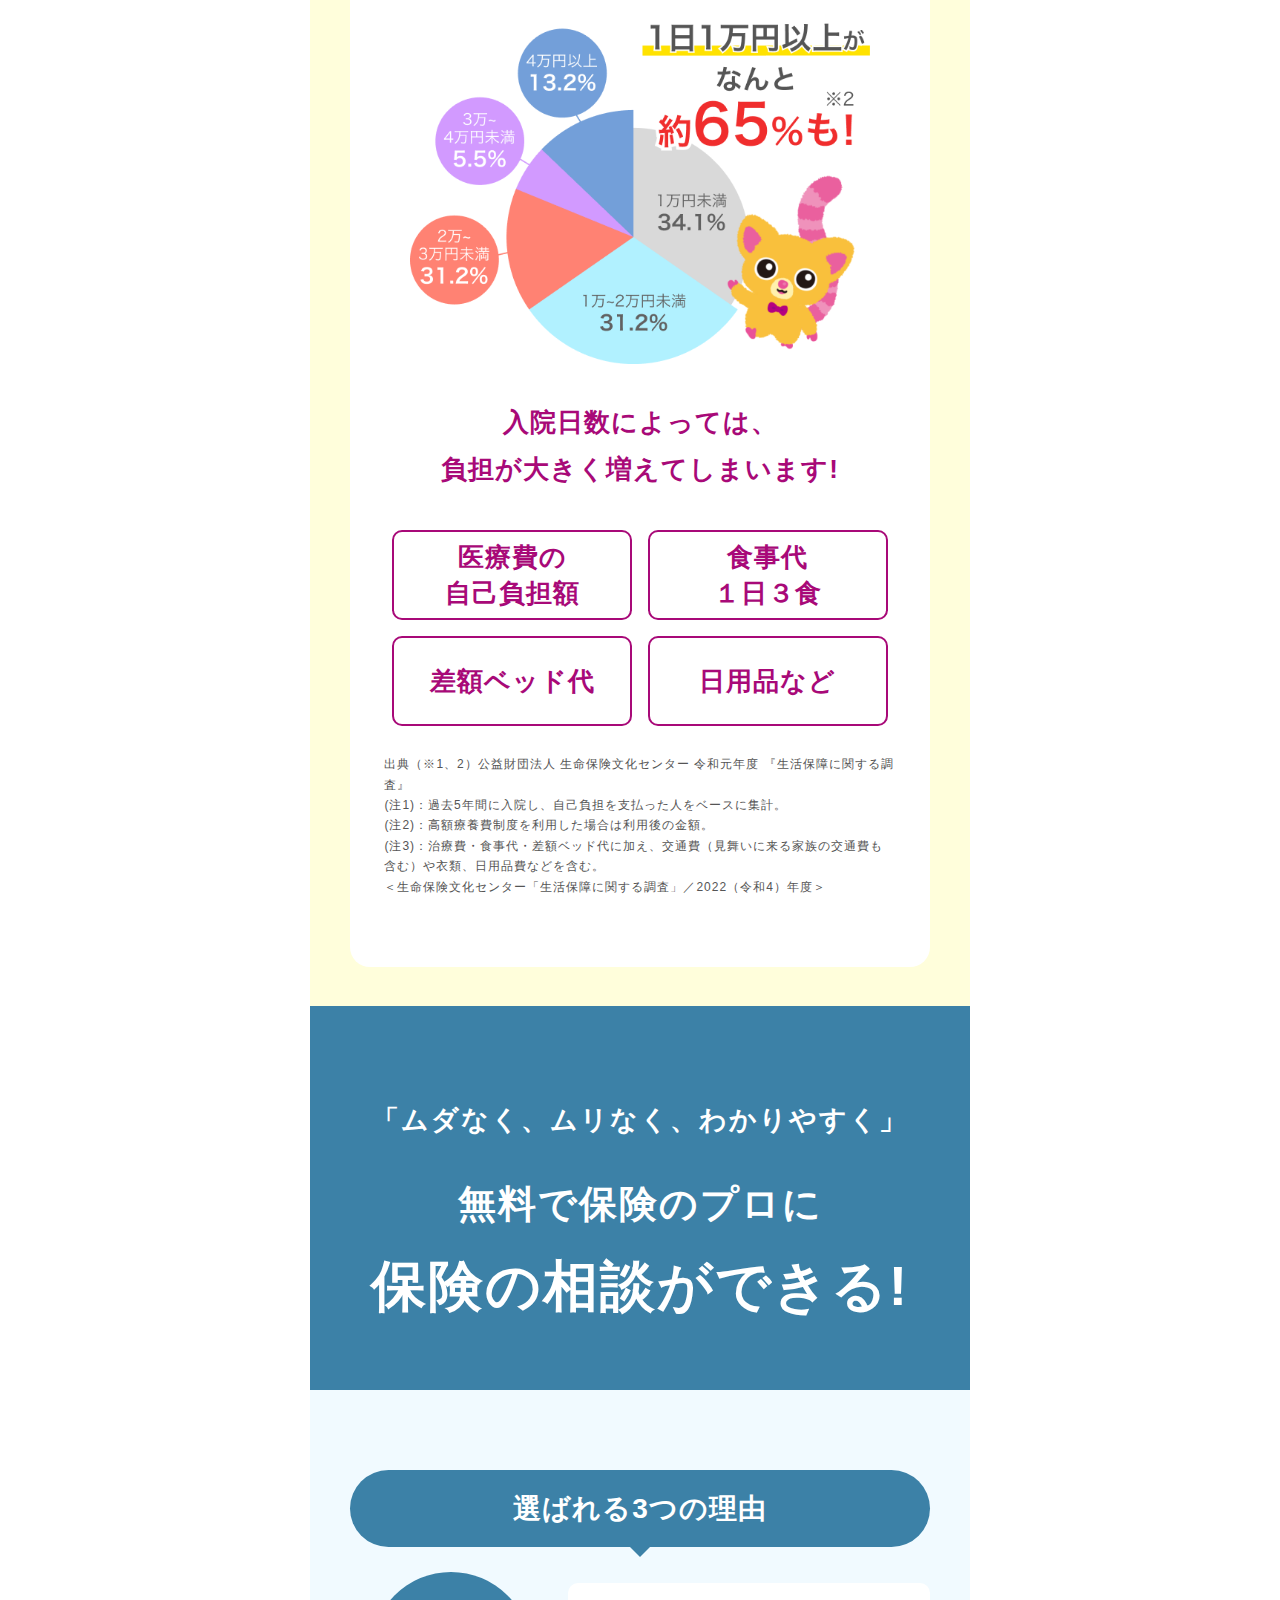
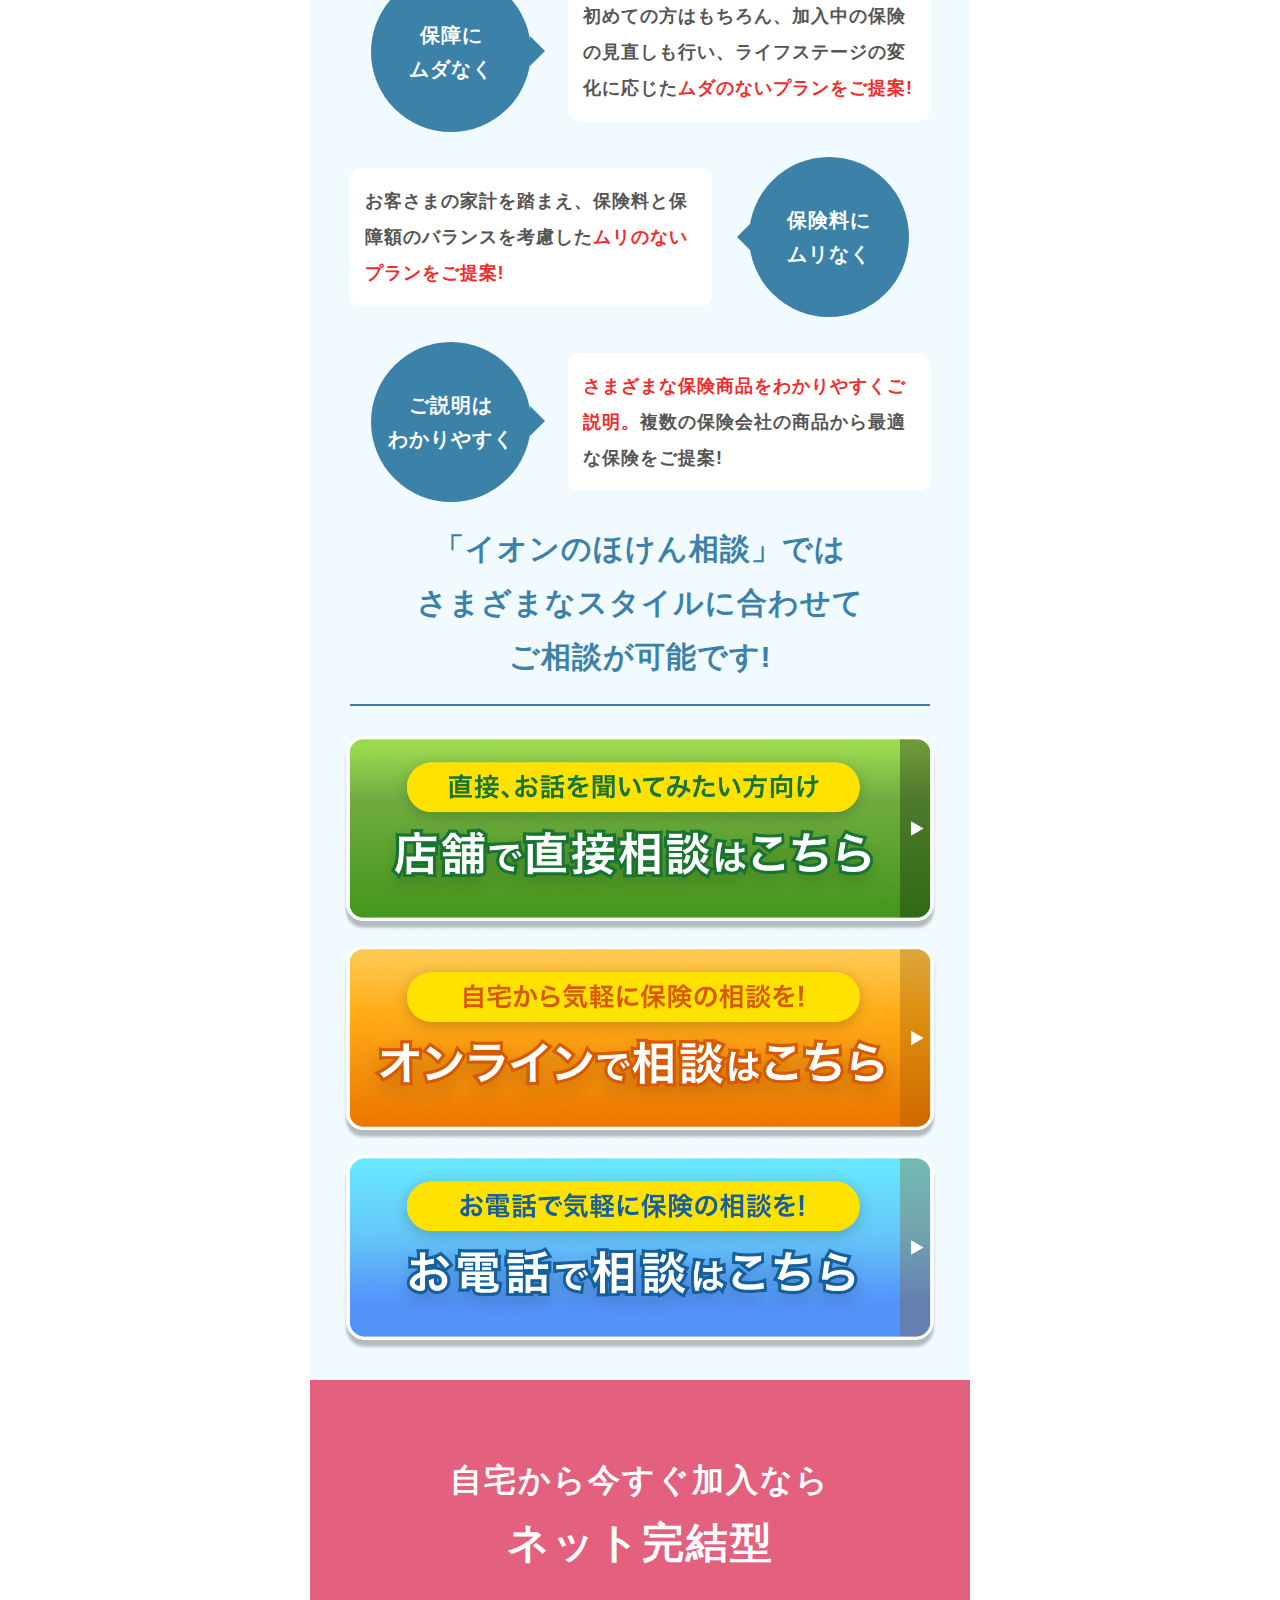
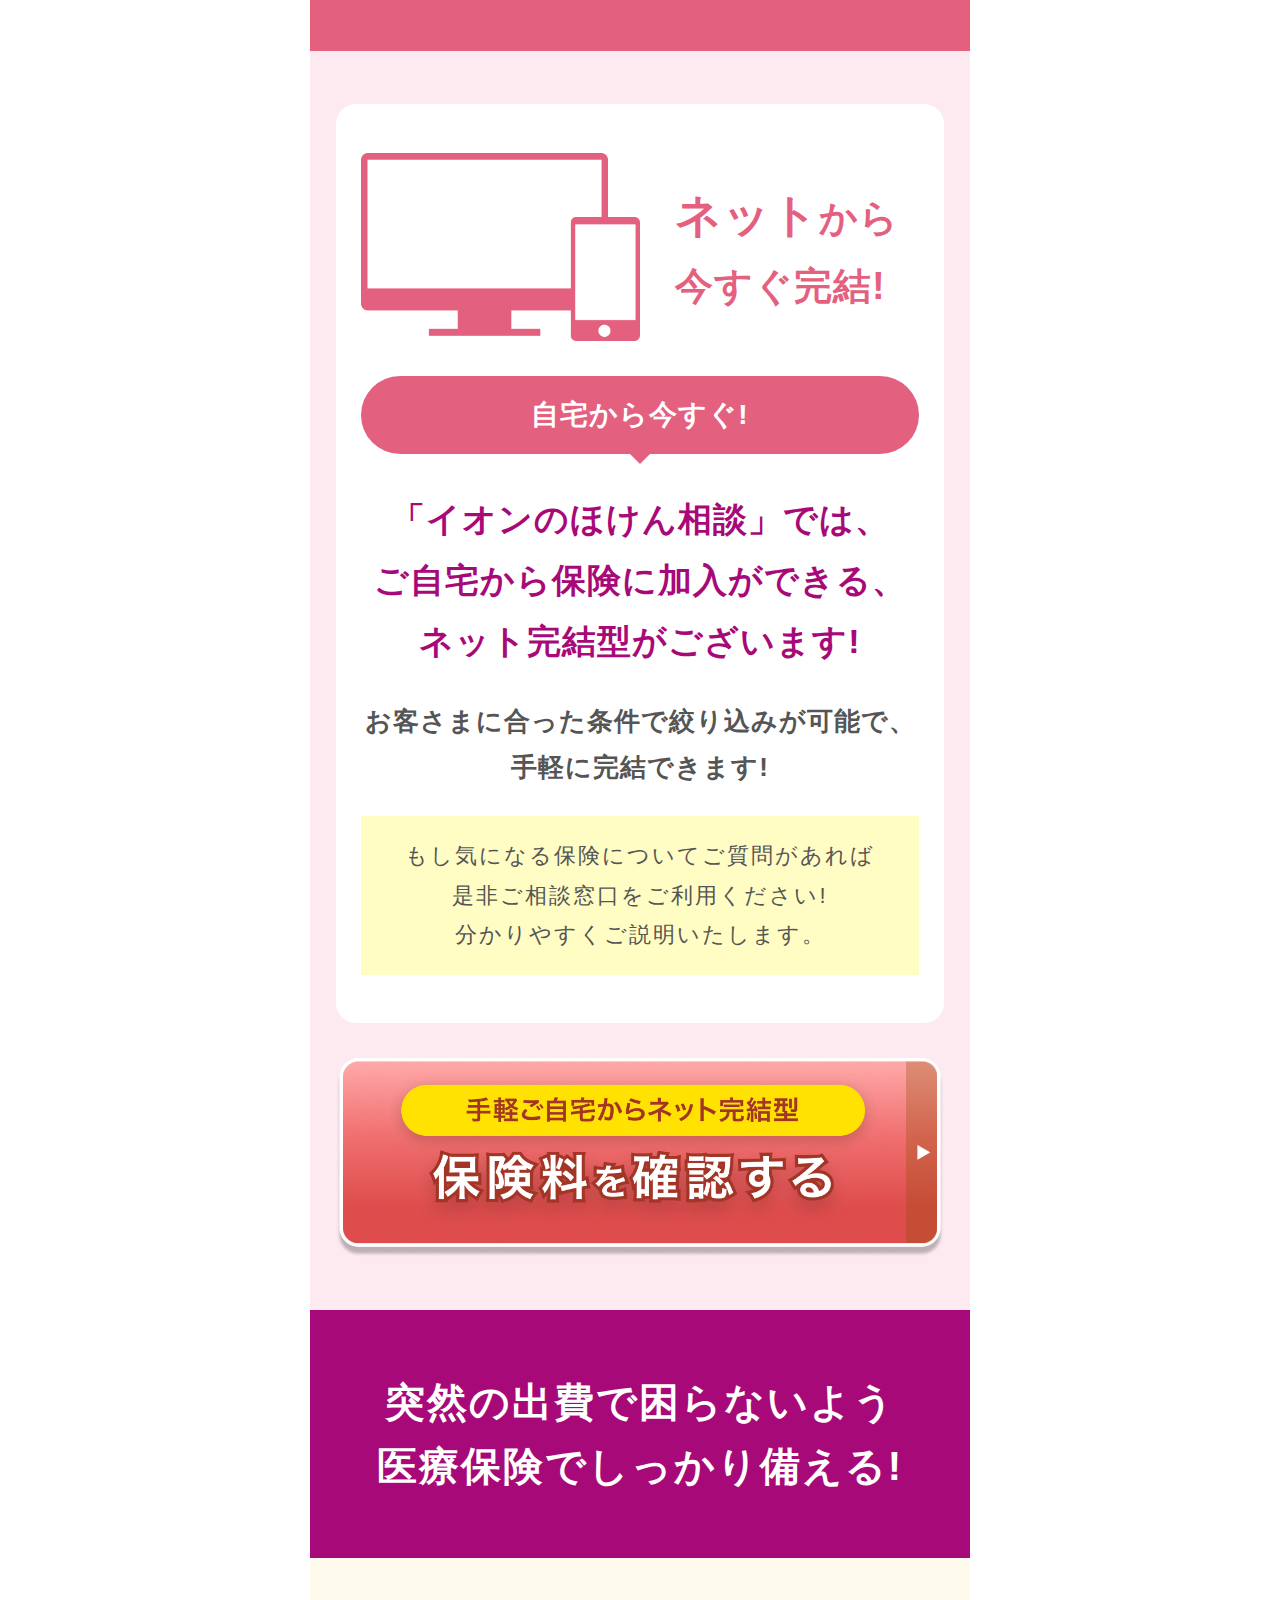
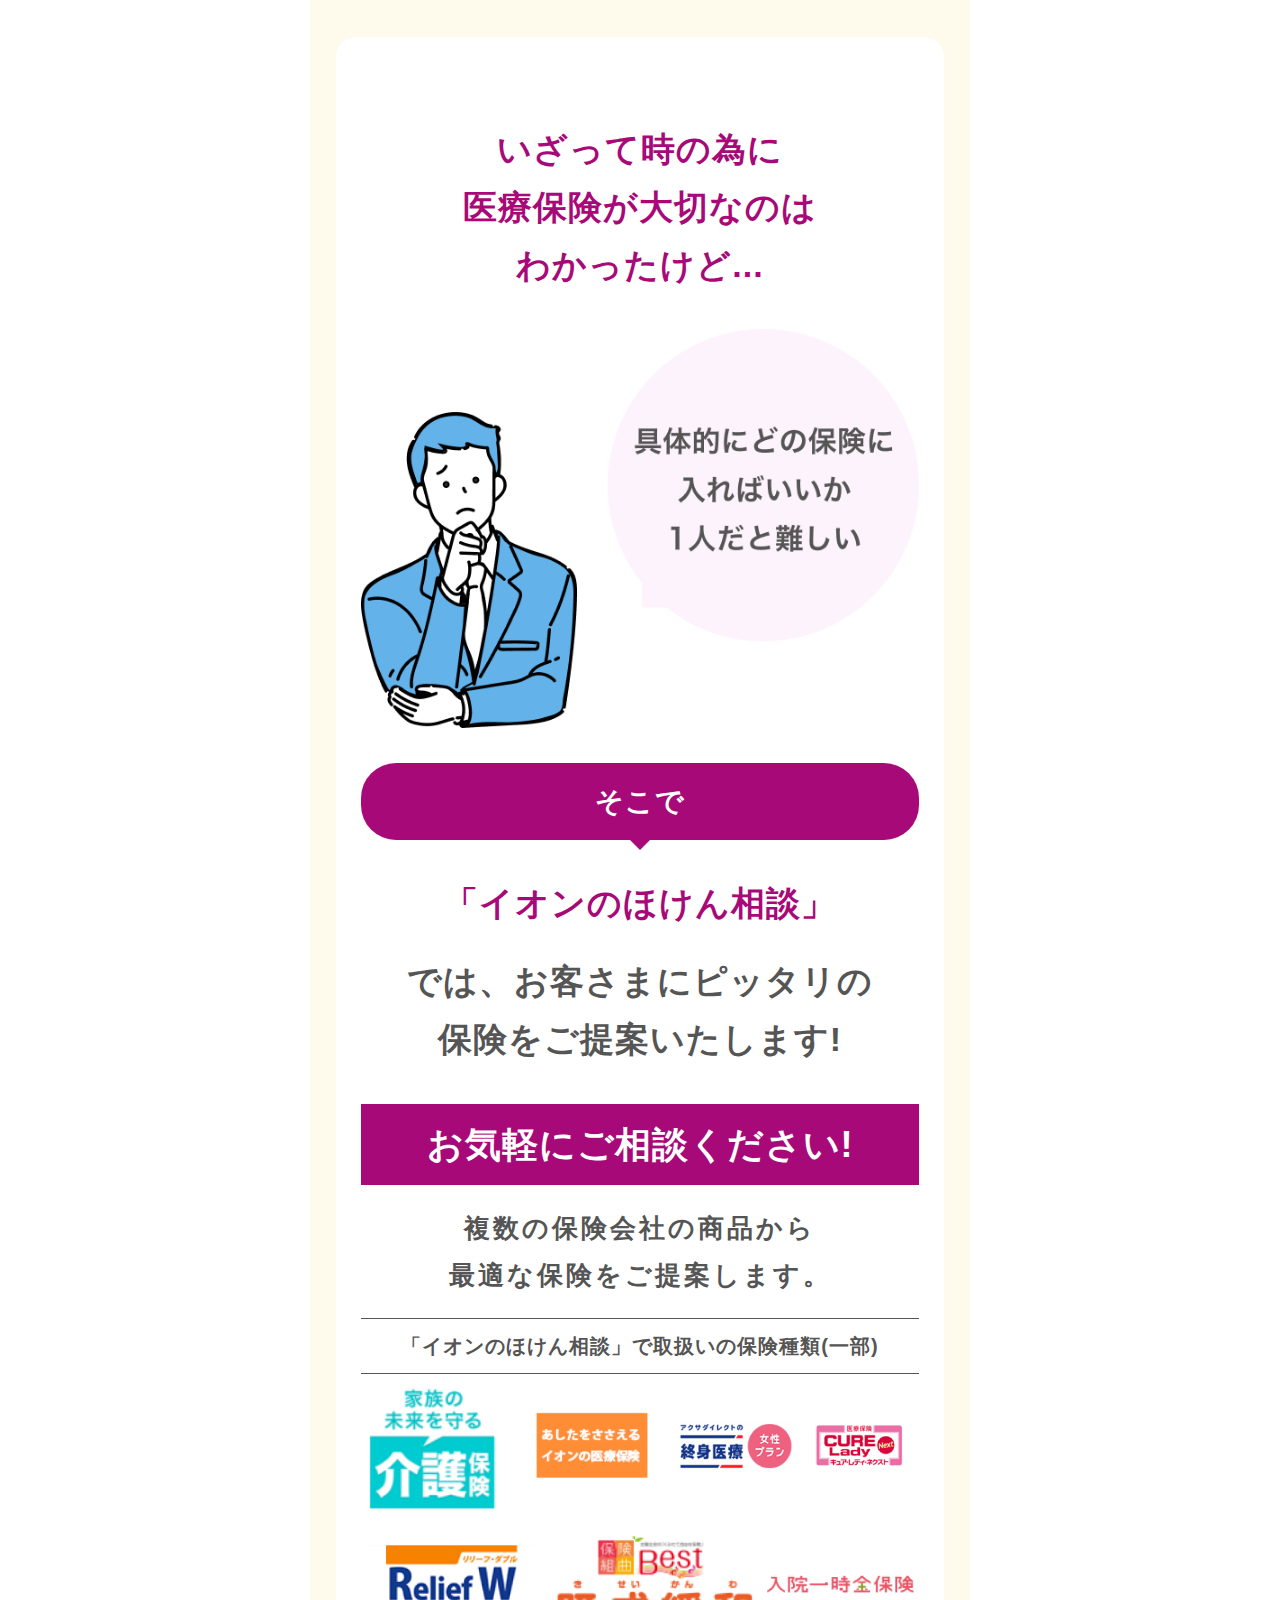
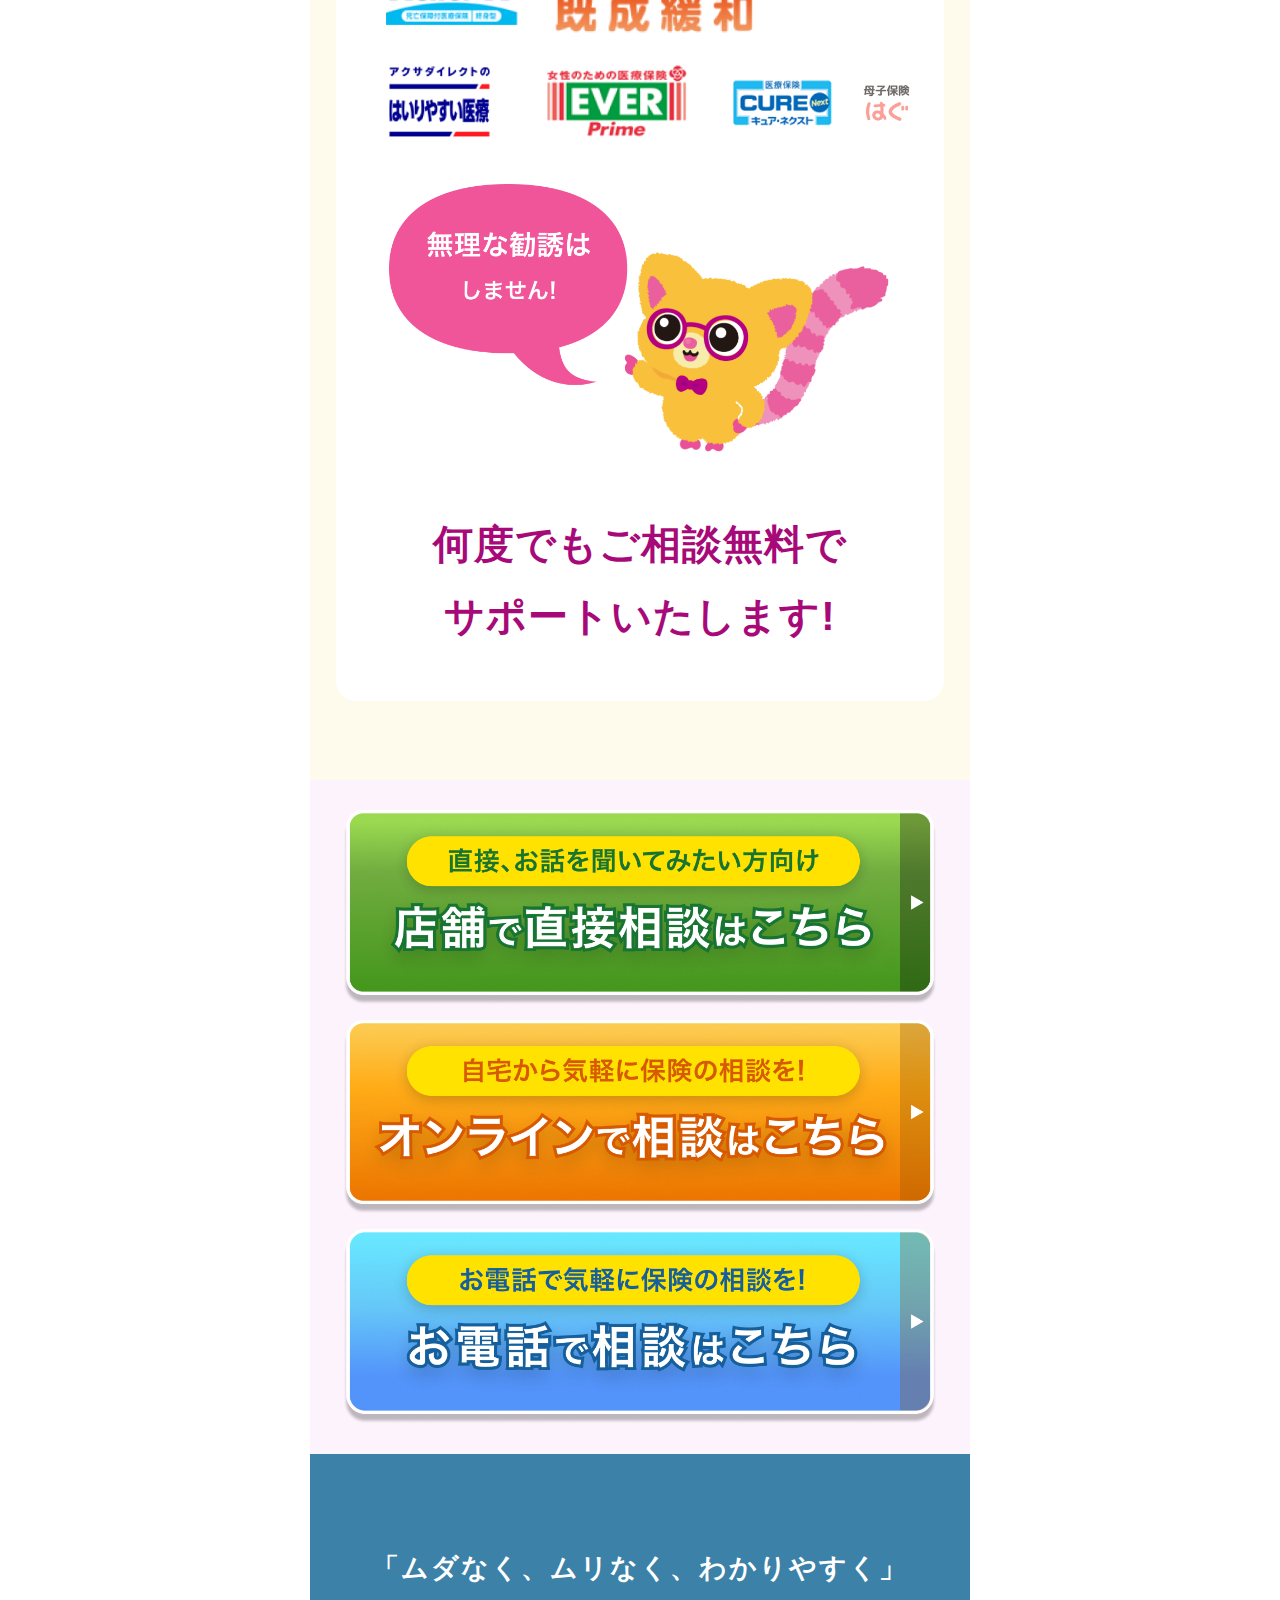
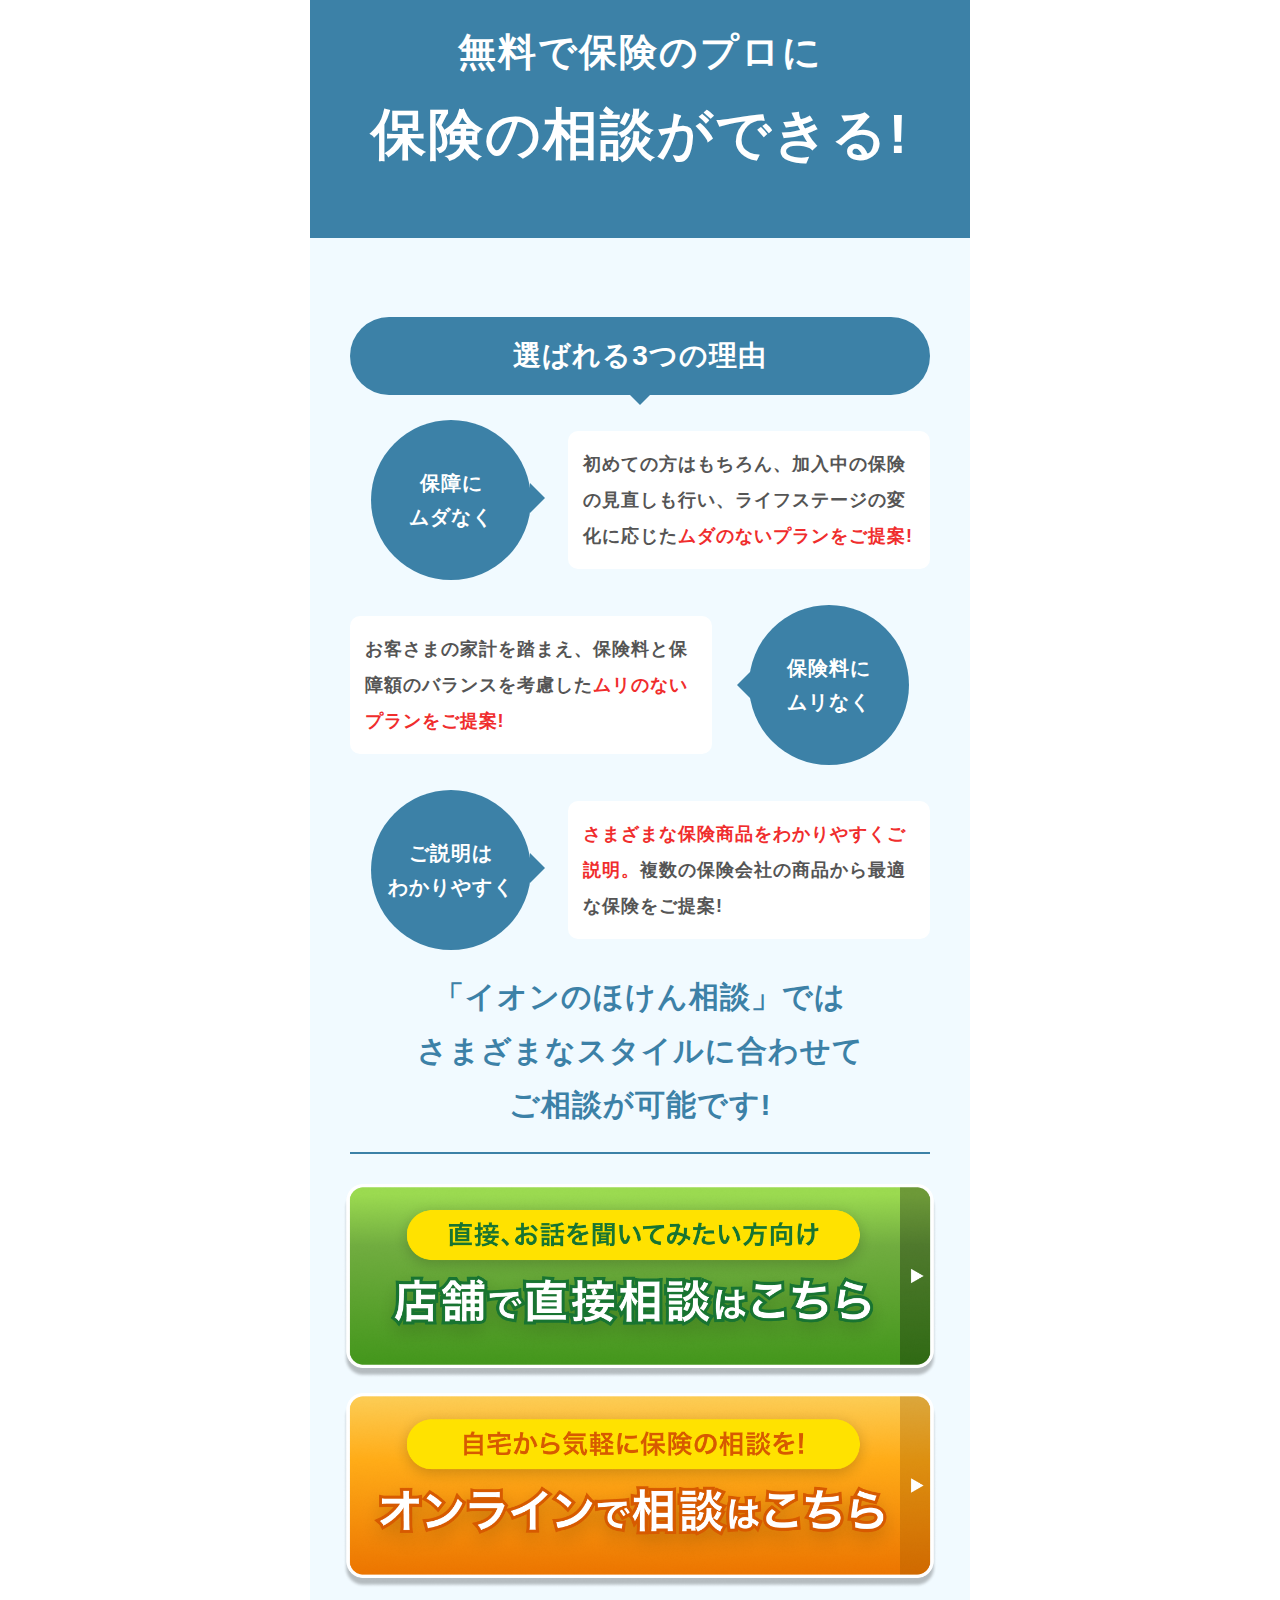
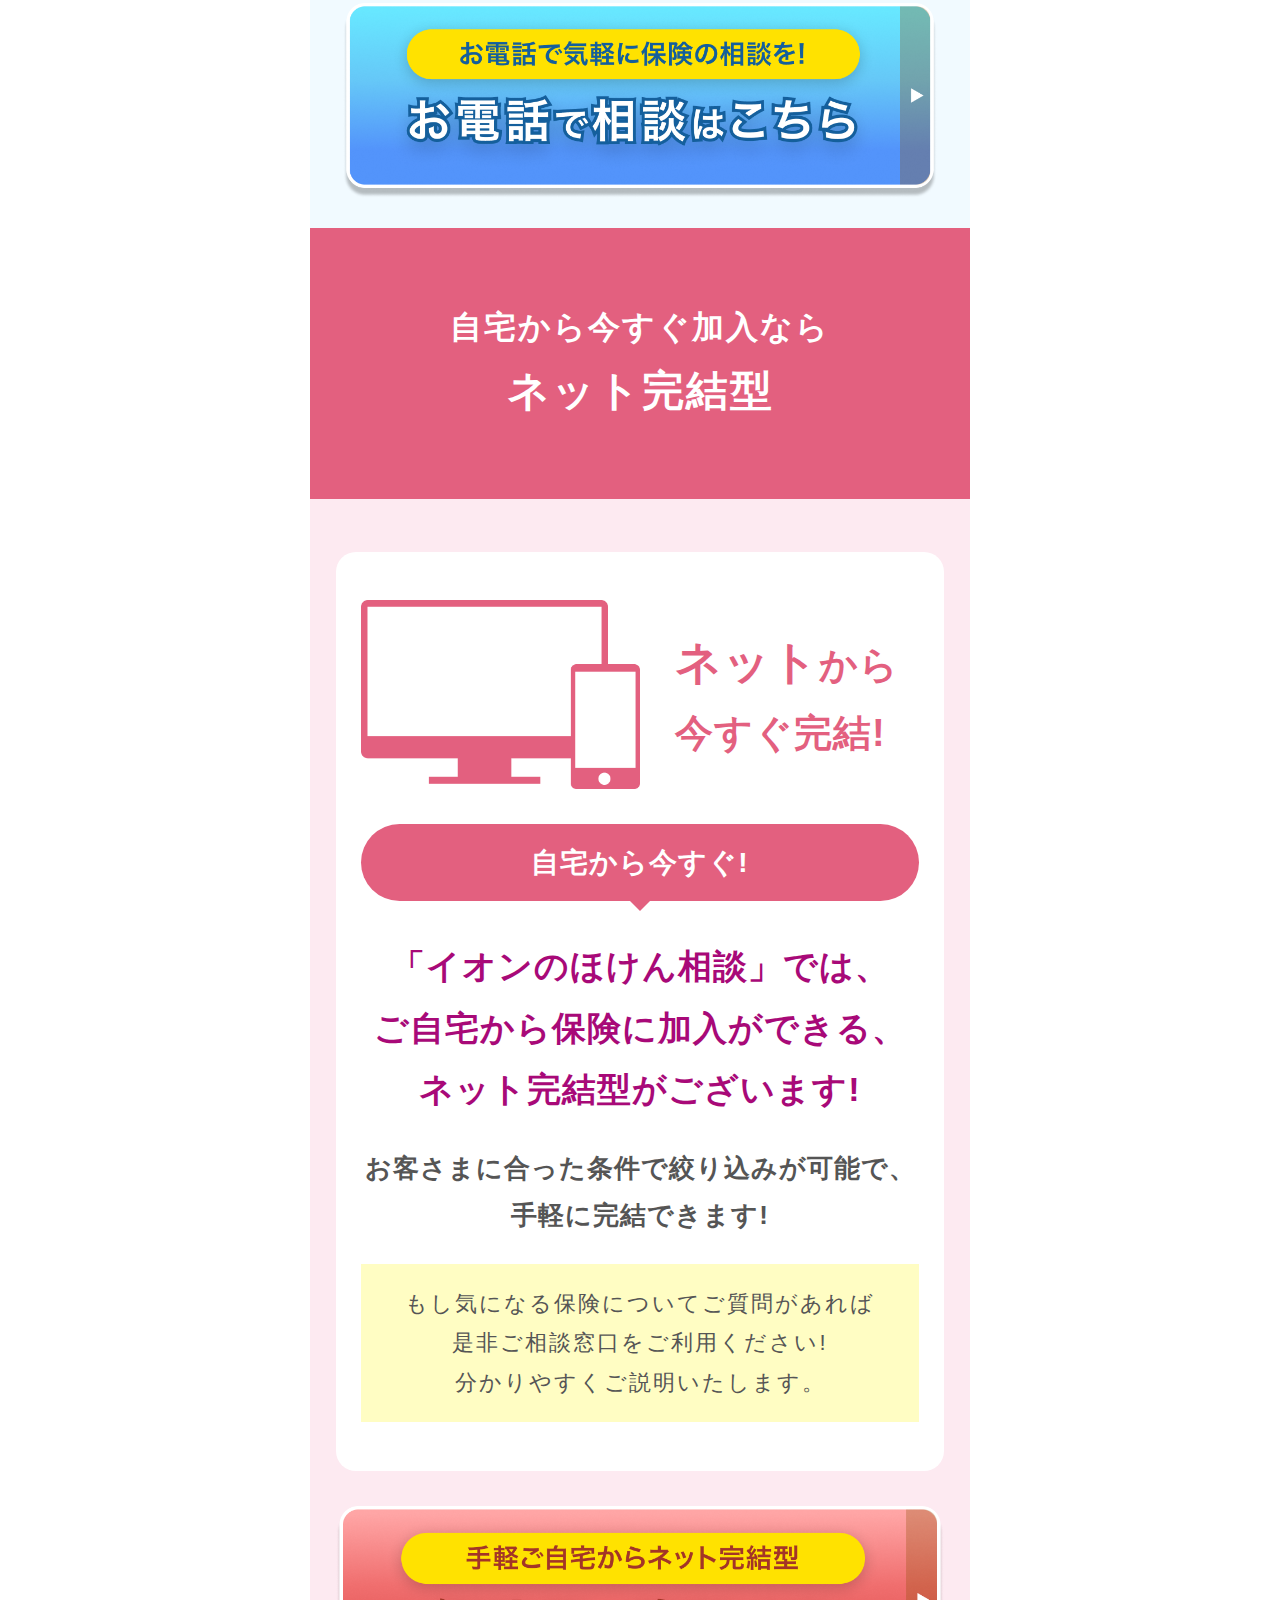
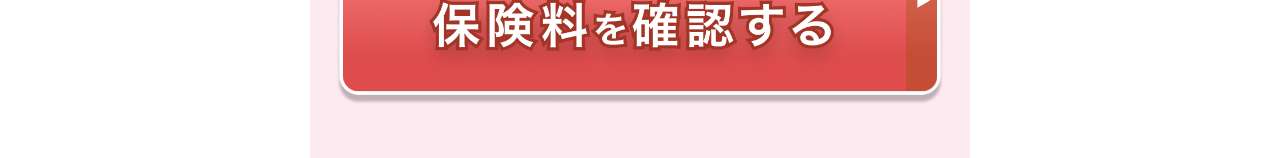
<file: short-2.html>
<!DOCTYPE html>
<html lang="ja">

<head>
    <!-- Google Tag Manager -->
    <script>(function (w, d, s, l, i) {
            w[l] = w[l] || []; w[l].push({
                'gtm.start':
                    new Date().getTime(), event: 'gtm.js'
            }); var f = d.getElementsByTagName(s)[0],
                j = d.createElement(s), dl = l != 'dataLayer' ? '&l=' + l : ''; j.async = true; j.src =
                    'https://www.googletagmanager.com/gtm.js?id=' + i + dl; f.parentNode.insertBefore(j, f);
        })(window, document, 'script', 'dataLayer', 'GTM-P3GN332');</script>
    <!-- End Google Tag Manager -->

    <meta charset="UTF-8">
    <meta name="viewport" content="width=device-width">
    <title>イオンのほけん相談</title>
    <meta name="description" content="全国のイオンショッピングセンター内にある保険ショップでは、お客さまにピッタリの保険をご提案いたします!" />
    <meta name="format-detection" content="telephone=no" />
    <meta name="keywords" content="イオン,保険,医療保険,保険相談,相談無料" />
    <meta name="msapplication-square70x70logo" content="./images/fav/site-tile-70x70.png">
    <meta name="msapplication-square150x150logo" content="./images/fav/site-tile-150x150.png">
    <meta name="msapplication-wide310x150logo" content="./images/fav/site-tile-310x150.png">
    <meta name="msapplication-square310x310logo" content="./images/fav/site-tile-310x310.png">
    <meta name="msapplication-TileColor" content="#0078d7">
    <link rel="shortcut icon" type="image/vnd.microsoft.icon" href="./images/fav/favicon.ico">
    <link rel="icon" type="image/vnd.microsoft.icon" href="./images/fav/favicon.ico">
    <link rel="apple-touch-icon" sizes="57x57" href="./images/fav/apple-touch-icon-57x57.png">
    <link rel="apple-touch-icon" sizes="60x60" href="./images/fav/apple-touch-icon-60x60.png">
    <link rel="apple-touch-icon" sizes="72x72" href="./images/fav/apple-touch-icon-72x72.png">
    <link rel="apple-touch-icon" sizes="76x76" href="./images/fav/apple-touch-icon-76x76.png">
    <link rel="apple-touch-icon" sizes="114x114" href="./images/fav/apple-touch-icon-114x114.png">
    <link rel="apple-touch-icon" sizes="120x120" href="./images/fav/apple-touch-icon-120x120.png">
    <link rel="apple-touch-icon" sizes="144x144" href="./images/fav/apple-touch-icon-144x144.png">
    <link rel="apple-touch-icon" sizes="152x152" href="./images/fav/apple-touch-icon-152x152.png">
    <link rel="apple-touch-icon" sizes="180x180" href="./images/fav/apple-touch-icon-180x180.png">
    <link rel="icon" type="image/png" sizes="36x36" href="./images/fav/android-chrome-36x36.png">
    <link rel="icon" type="image/png" sizes="48x48" href="./images/fav/android-chrome-48x48.png">
    <link rel="icon" type="image/png" sizes="72x72" href="./images/fav/android-chrome-72x72.png">
    <link rel="icon" type="image/png" sizes="96x96" href="./images/fav/android-chrome-96x96.png">
    <link rel="icon" type="image/png" sizes="128x128" href="./images/fav/android-chrome-128x128.png">
    <link rel="icon" type="image/png" sizes="144x144" href="./images/fav/android-chrome-144x144.png">
    <link rel="icon" type="image/png" sizes="152x152" href="./images/fav/android-chrome-152x152.png">
    <link rel="icon" type="image/png" sizes="192x192" href="./images/fav/android-chrome-192x192.png">
    <link rel="icon" type="image/png" sizes="256x256" href="./images/fav/android-chrome-256x256.png">
    <link rel="icon" type="image/png" sizes="384x384" href="./images/fav/android-chrome-384x384.png">
    <link rel="icon" type="image/png" sizes="512x512" href="./images/fav/android-chrome-512x512.png">
    <link rel="icon" type="image/png" sizes="36x36" href="./images/fav/icon-36x36.png">
    <link rel="icon" type="image/png" sizes="48x48" href="./images/fav/icon-48x48.png">
    <link rel="icon" type="image/png" sizes="72x72" href="./images/fav/icon-72x72.png">
    <link rel="icon" type="image/png" sizes="96x96" href="./images/fav/icon-96x96.png">
    <link rel="icon" type="image/png" sizes="128x128" href="./images/fav/icon-128x128.png">
    <link rel="icon" type="image/png" sizes="144x144" href="./images/fav/icon-144x144.png">
    <link rel="icon" type="image/png" sizes="152x152" href="./images/fav/icon-152x152.png">
    <link rel="icon" type="image/png" sizes="160x160" href="./images/fav/icon-160x160.png">
    <link rel="icon" type="image/png" sizes="192x192" href="./images/fav/icon-192x192.png">
    <link rel="icon" type="image/png" sizes="196x196" href="./images/fav/icon-196x196.png">
    <link rel="icon" type="image/png" sizes="256x256" href="./images/fav/icon-256x256.png">
    <link rel="icon" type="image/png" sizes="384x384" href="./images/fav/icon-384x384.png">
    <link rel="icon" type="image/png" sizes="512x512" href="./images/fav/icon-512x512.png">
    <link rel="icon" type="image/png" sizes="16x16" href="./images/fav/icon-16x16.png">
    <link rel="icon" type="image/png" sizes="24x24" href="./images/fav/icon-24x24.png">
    <link rel="icon" type="image/png" sizes="32x32" href="./images/fav/icon-32x32.png">
    <link rel="manifest" href="./images/fav/manifest.json">
    <meta property="og:site_name" content="イオンのほけん相談" />
    <!-- <meta property="og:url" content="https://" />リリース時に反映 -->
    <meta property="”og:image”" content="./images/og.png" />

    <link rel="stylesheet" href="./style.css">
</head>

<body>
    <!-- Google Tag Manager (noscript) -->
    <noscript><iframe src="https://www.googletagmanager.com/ns.html?id=GTM-P3GN332" height="0" width="0" style="display:none;visibility:hidden"></iframe></noscript>
    <!-- End Google Tag Manager (noscript) -->
    <main>
        <section id="contents_fv" class="fv-area">
            <div class="container">
                <div>
                    <img src="./images/logo.png" class="logo" alt="イオンのほけん相談">
                </div>
                <div>
                    <img src="./images/fv-img.png" class="fv-img" alt="安心な明日は、今日から始める!医療保険">
                </div>
                <p>
                    全国のイオンショッピングセンター内<br>
                    にある保険ショップでは、お客さまに<br>
                    <span>ピッタリの保険をご提案いたします!</span>
                </p>
                <div>
                    <img src="./images/fv-icon.png" class="fv-icon" alt="こんさるん">
                </div>
                <div class="flex">
                    <div>
                        <a href="https://www.hokenmarket.net/shop/denwa.html">
                            <img src="./images/btn-img-b.png" class="btn-img" alt="お電話で相談はこちら">
                        </a>
                    </div>
                    <div>
                        <a href="https://www.hokenmarket.net/shop/">
                            <img src="./images/btn-img-g.png" class="btn-img" alt="店舗で直接相談はこちら">
                        </a>
                    </div>
                </div>
            </div>
        </section>

        <section id="contents_consultation" class="consultation-area">
            <div class="head">
                <div class="container">
                    <h2>
                        もしもの時に備えて!
                    </h2>
                </div>
            </div>
            <div class="contents">
                <p>
                    負担を減らすためにも<br>
                    <span>保険の相談が大切です!</span><br>
                    現在保険に加入中の場合も<br>
                    内容を見直してみませんか？
                </p>
                <div class="consultation-character">
                    <img src="./images/consulting-icon.png" class="consulting-icon" alt="こんさるん">
                </div>
            </div>
        </section>

        <section id="contents_cost" class="cost-area">
            <div class="container">
                <h2>
                    もしもケガや病気を<br>
                    してしまった時に<br>
                    <span>やはり不安はお金です</span>
                </h2>
                <div class="contents">
                    <div class="container">
                        <div class="content knowledge">
                            <h3>知っていますか？</h3>
                            <p>
                                突然のケガ・病気で入院した場合、<br>
                                思わぬ費用が発生するかもしれません
                            </p>
                            <div class="average-cost">
                                実は1日あたりの入院費用に平均
                                <div class="card">
                                    <span>約</span>21,000<span>円</span><span class="annotation">(※1)</span>
                                </div>
                                <span class="average-cost-text">もかかります!</span>
                            </div>
                            <div class="flex">
                                <div>
                                    <img src="./images/cost-icon.png" class="cost-icon" alt="入院費って実際何にお金がかかるんだろう？">
                                </div>
                            </div>
                        </div>
                        <div class="content daily-cost">
                            <h3>入院時の1日あたりの自己負担</h3>
                            <div>
                                <img src="./images/daily-cost-img.png" class="daily-cost-img" alt="1日1万円以上がなんと約65%も！">
                            </div>
                            <p>
                                入院日数によっては、<br>
                                負担が大きく増えてしまいます!
                            </p>
                            <div class="flex">
                                <div>
                                    医療費の<br>
                                    自己負担額
                                </div>
                                <div>
                                    食事代<br>
                                    １日３食
                                </div>
                                <div>
                                    差額ベッド代
                                </div>
                                <div>
                                    日用品など
                                </div>
                            </div>
                            <p>
                                出典（※1、2）公益財団法人 生命保険文化センター 令和元年度 『生活保障に関する調査』<br>
                                (注1)：過去5年間に入院し、自己負担を支払った人をベースに集計。<br>
                                (注2)：高額療養費制度を利用した場合は利用後の金額。<br>
                                (注3)：治療費・食事代・差額ベッド代に加え、交通費（見舞いに来る家族の交通費も含む）や衣類、日用品費などを含む。<br>
                                ＜生命保険文化センター「生活保障に関する調査」／2022（令和4）年度＞
                            </p>
                        </div>
                    </div>
                </div>
            </div>
        </section>

        <section id="contents_reason_1" class="reason-area">
            <div class="head">
                <div class="container">
                    <h2>
                        「ムダなく、ムリなく、わかりやすく」<br>
                        <span>無料で保険のプロに</span><br>
                        保険の相談ができる!
                    </h2>
                </div>
            </div>
            <div class="contents">
                <div class="container">
                    <h3>選ばれる3つの理由</h3>
                    <div class="flex">
                        <div>
                            <div>
                                保障に<br>
                                ムダなく
                            </div>
                        </div>
                        <div>
                            <div>
                                初めての方はもちろん、加入中の保険の見直しも行い、ライフステージの変化に応じた<span>ムダのないプランをご提案!</span>
                            </div>
                        </div>
                    </div>
                    <div class="flex reverse">
                        <div>
                            <div>
                                保険料に<br>
                                ムリなく
                            </div>
                        </div>
                        <div>
                            <div>
                                お客さまの家計を踏まえ、保険料と保障額のバランスを考慮した<span>ムリのないプランをご提案!</span>
                            </div>
                        </div>
                    </div>
                    <div class="flex">
                        <div>
                            <div>
                                ご説明は<br>
                                わかりやすく
                            </div>
                        </div>
                        <div>
                            <div>
                                <span>さまざまな保険商品をわかりやすくご説明。</span>複数の保険会社の商品から最適な保険をご提案!
                            </div>
                        </div>
                    </div>
                    <p>
                        「イオンのほけん相談」では<br>
                        さまざまなスタイルに合わせて<br>
                        ご相談が可能です!
                    </p>
                </div>
            </div>
        </section>

        <section id="contents_cta_1" class="cta-area">
            <div class="container">
                <div>
                    <a href="https://www.hokenmarket.net/shop/">
                        <img src="./images/cta-btn-img-g.png" class="cta-btn-img" alt="店舗で直接相談はこちら">
                    </a>
                </div>
                <div>
                    <a href="https://www.hokenmarket.net/shop/onlineten.html">
                        <img src="./images/cta-btn-img-o.png" class="cta-btn-img" alt="オンラインで相談はこちら">
                    </a>
                </div>
                <div>
                    <a href="https://www.hokenmarket.net/shop/denwa.html">
                        <img src="./images/cta-btn-img-b.png" class="cta-btn-img" alt="お電話で相談はこちら">
                    </a>
                </div>
            </div>
        </section>

        <section id="contents_online-application-1" class="online-application-area">
            <div class="head">
                <div class="container">
                    <h2>
                        自宅から今すぐ加入なら<br>
                        <span>ネット完結型</span>
                    </h2>
                </div>
            </div>
            <div class="contents">
                <div class="content">
                    <div class="container">
                        <div class="flex">
                            <div>
                                <img src="./images/online-application-area-icon.png" class="online-application-area-icon" alt="ネットから今すぐ完結!">
                            </div>
                            <div>
                                <span>ネット</span>から<br>
                                今すぐ完結!
                            </div>
                        </div>
                        <h3>自宅から今すぐ!</h3>
                        <p>
                            「イオンのほけん相談」では、<br>
                            ご自宅から保険に加入ができる、<br>
                            ネット完結型がございます!<br>
                            <span>
                                お客さまに合った条件で絞り込みが可能で、<br>
                                手軽に完結できます!
                            </span>
                        </p>
                        <div class="desc">
                            もし気になる保険についてご質問があれば<br>
                            是非ご相談窓口をご利用ください!<br>
                            分かりやすくご説明いたします。
                        </div>
                    </div>
                </div>
                <div>
                    <a href="https://www.hokenmarket.net/estimate/">
                        <img src="./images/cta-btn-img-r.png" class="cta-btn-img-r" alt="保険料を確認する">
                    </a>
                </div>
            </div>
        </section>

        <section id="contents_support" class="support-area">
            <div class="head">
                <div class="container">
                    <h2>
                        突然の出費で困らないよう<br>
                        医療保険でしっかり備える!
                    </h2>
                </div>
            </div>
            <div class="contents">
                <div class="content">
                    <div class="container">
                        <p>
                            いざって時の為に<br>
                            医療保険が大切なのは<br>
                            わかったけど...
                        </p>
                        <div class="flex">
                            <div>
                                <img src="./images/support-area-icon.png" class="support-area-icon" alt="具体的にどの保険に入ればいいか1人だと難しい">
                            </div>
                        </div>
                        <h3>そこで</h3>
                        <p>
                            「イオンのほけん相談」
                            <span>
                                では、お客さまにピッタリの<br>
                                保険をご提案いたします!
                            </span>
                        </p>
                        <div class="types">
                            <div class="title">お気軽にご相談ください!</div>
                            <p>
                                複数の保険会社の商品から<br>
                                最適な保険をご提案します。
                            </p>
                            <h3>
                                「イオンのほけん相談」で取扱いの保険種類​(一部)
                            </h3>
                            <div class="flex">
                                <div>
                                    <img src="./images/type-logo.png" class="type-logo" alt="家族の未来を守る介護保険">
                                </div>
                                <div>
                                    <img src="./images/type-logo-2.png" class="type-logo" alt="あしたをささえるイオンの医療保険">
                                </div>
                                <div>
                                    <img src="./images/type-logo-3.png" class="type-logo" alt="アクサダイレクトの終身医療">
                                </div>
                                <div>
                                    <img src="./images/type-logo-4.png" class="type-logo" alt="キュア・レディ・ネクスト">
                                </div>
                            </div>
                            <div class="flex">
                                <div>
                                    <img src="./images/type-logo-5.png" class="type-logo" alt="Relief W">
                                </div>
                                <div>
                                    <img src="./images/type-logo-6.png" class="type-logo" alt="保健組曲BEST">
                                </div>
                                <div>
                                    <img src="./images/type-logo-7.png" class="type-logo" alt="入院一時金保険">
                                </div>
                            </div>
                            <div class="flex">
                                <div>
                                    <img src="./images/type-logo-8.png" class="type-logo" alt="アクサダイレクト">
                                </div>
                                <div>
                                    <img src="./images/type-logo-9.png" class="type-logo" alt="EVER Prime">
                                </div>
                                <div>
                                    <img src="./images/type-logo-10.png" class="type-logo" alt="キュアネクスト">
                                </div>
                                <div>
                                    <img src="./images/type-logo-11.png" class="type-logo" alt="母子保健はぐ">
                                </div>
                            </div>
                            <div>
                                <img src="./images/support-area-icon-2.png" class="support-area-icon-2" alt="無理な勧誘はいたしません！">
                                <p>
                                    何度でもご相談無料で<br>
                                    サポートいたします!
                                </p>
                            </div>
                        </div>

                    </div>
                </div>
            </div>
        </section>

        <section id="contents_cta-2" class="cta-area bg-color">
            <div class="container">
                <div>
                    <a href="https://www.hokenmarket.net/shop/">
                        <img src="./images/cta-btn-img-g.png" class="cta-btn-img" alt="店舗で直接相談はこちら">
                    </a>
                </div>
                <div>
                    <a href="https://www.hokenmarket.net/shop/onlineten.html">
                        <img src="./images/cta-btn-img-o.png" class="cta-btn-img" alt="オンラインで相談はこちら">
                    </a>
                </div>
                <div>
                    <a href="https://www.hokenmarket.net/shop/denwa.html">
                        <img src="./images/cta-btn-img-b.png" class="cta-btn-img" alt="お電話で相談はこちら">
                    </a>
                </div>
            </div>
        </section>

        <section id="contents_reason_2" class="reason-area">
            <div class="head">
                <div class="container">
                    <h2>
                        「ムダなく、ムリなく、わかりやすく」<br>
                        <span>無料で保険のプロに</span><br>
                        保険の相談ができる!
                    </h2>
                </div>
            </div>
            <div class="contents">
                <div class="container">
                    <h3>選ばれる3つの理由</h3>
                    <div class="flex">
                        <div>
                            <div>
                                保障に<br>
                                ムダなく
                            </div>
                        </div>
                        <div>
                            <div>
                                初めての方はもちろん、加入中の保険の見直しも行い、ライフステージの変化に応じた<span>ムダのないプランをご提案!</span>
                            </div>
                        </div>
                    </div>
                    <div class="flex reverse">
                        <div>
                            <div>
                                保険料に<br>
                                ムリなく
                            </div>
                        </div>
                        <div>
                            <div>
                                お客さまの家計を踏まえ、保険料と保障額のバランスを考慮した<span>ムリのないプランをご提案!</span>
                            </div>
                        </div>
                    </div>
                    <div class="flex">
                        <div>
                            <div>
                                ご説明は<br>
                                わかりやすく
                            </div>
                        </div>
                        <div>
                            <div>
                                <span>さまざまな保険商品をわかりやすくご説明。</span>複数の保険会社の商品から最適な保険をご提案!
                            </div>
                        </div>
                    </div>
                    <p>
                        「イオンのほけん相談」では<br>
                        さまざまなスタイルに合わせて<br>
                        ご相談が可能です!
                    </p>
                </div>
            </div>
        </section>

        <section id="contents_cta-3" class="cta-area">
            <div class="container">
                <div>
                    <a href="https://www.hokenmarket.net/shop/">
                        <img src="./images/cta-btn-img-g.png" class="cta-btn-img" alt="店舗で直接相談はこちら">
                    </a>
                </div>
                <div>
                    <a href="https://www.hokenmarket.net/shop/onlineten.html">
                        <img src="./images/cta-btn-img-o.png" class="cta-btn-img" alt="オンラインで相談はこちら">
                    </a>
                </div>
                <div>
                    <a href="https://www.hokenmarket.net/shop/denwa.html">
                        <img src="./images/cta-btn-img-b.png" class="cta-btn-img" alt="お電話で相談はこちら">
                    </a>
                </div>
            </div>
        </section>

        <section id="contents_online-application-2" class="online-application-area">
            <div class="head">
                <div class="container">
                    <h2>
                        自宅から今すぐ加入なら<br>
                        <span>ネット完結型</span>
                    </h2>
                </div>
            </div>
            <div class="contents">
                <div class="content">
                    <div class="container">
                        <div class="flex">
                            <div>
                                <img src="./images/online-application-area-icon.png" class="online-application-area-icon" alt="ネットから今すぐ完結!">
                            </div>
                            <div>
                                <span>ネット</span>から<br>
                                今すぐ完結!
                            </div>
                        </div>
                        <h3>自宅から今すぐ!</h3>
                        <p>
                            「イオンのほけん相談」では、<br>
                            ご自宅から保険に加入ができる、<br>
                            ネット完結型がございます!<br>
                            <span>
                                お客さまに合った条件で絞り込みが可能で、<br>
                                手軽に完結できます!
                            </span>
                        </p>
                        <div class="desc">
                            もし気になる保険についてご質問があれば<br>
                            是非ご相談窓口をご利用ください!<br>
                            分かりやすくご説明いたします。
                        </div>
                    </div>
                </div>
                <div>
                    <a href="https://www.hokenmarket.net/estimate/">
                        <img src="./images/cta-btn-img-r.png" class="cta-btn-img-r" alt="保険料を確認する">
                    </a>
                </div>
            </div>
        </section>

    </main>

</body>

</html>
</file>
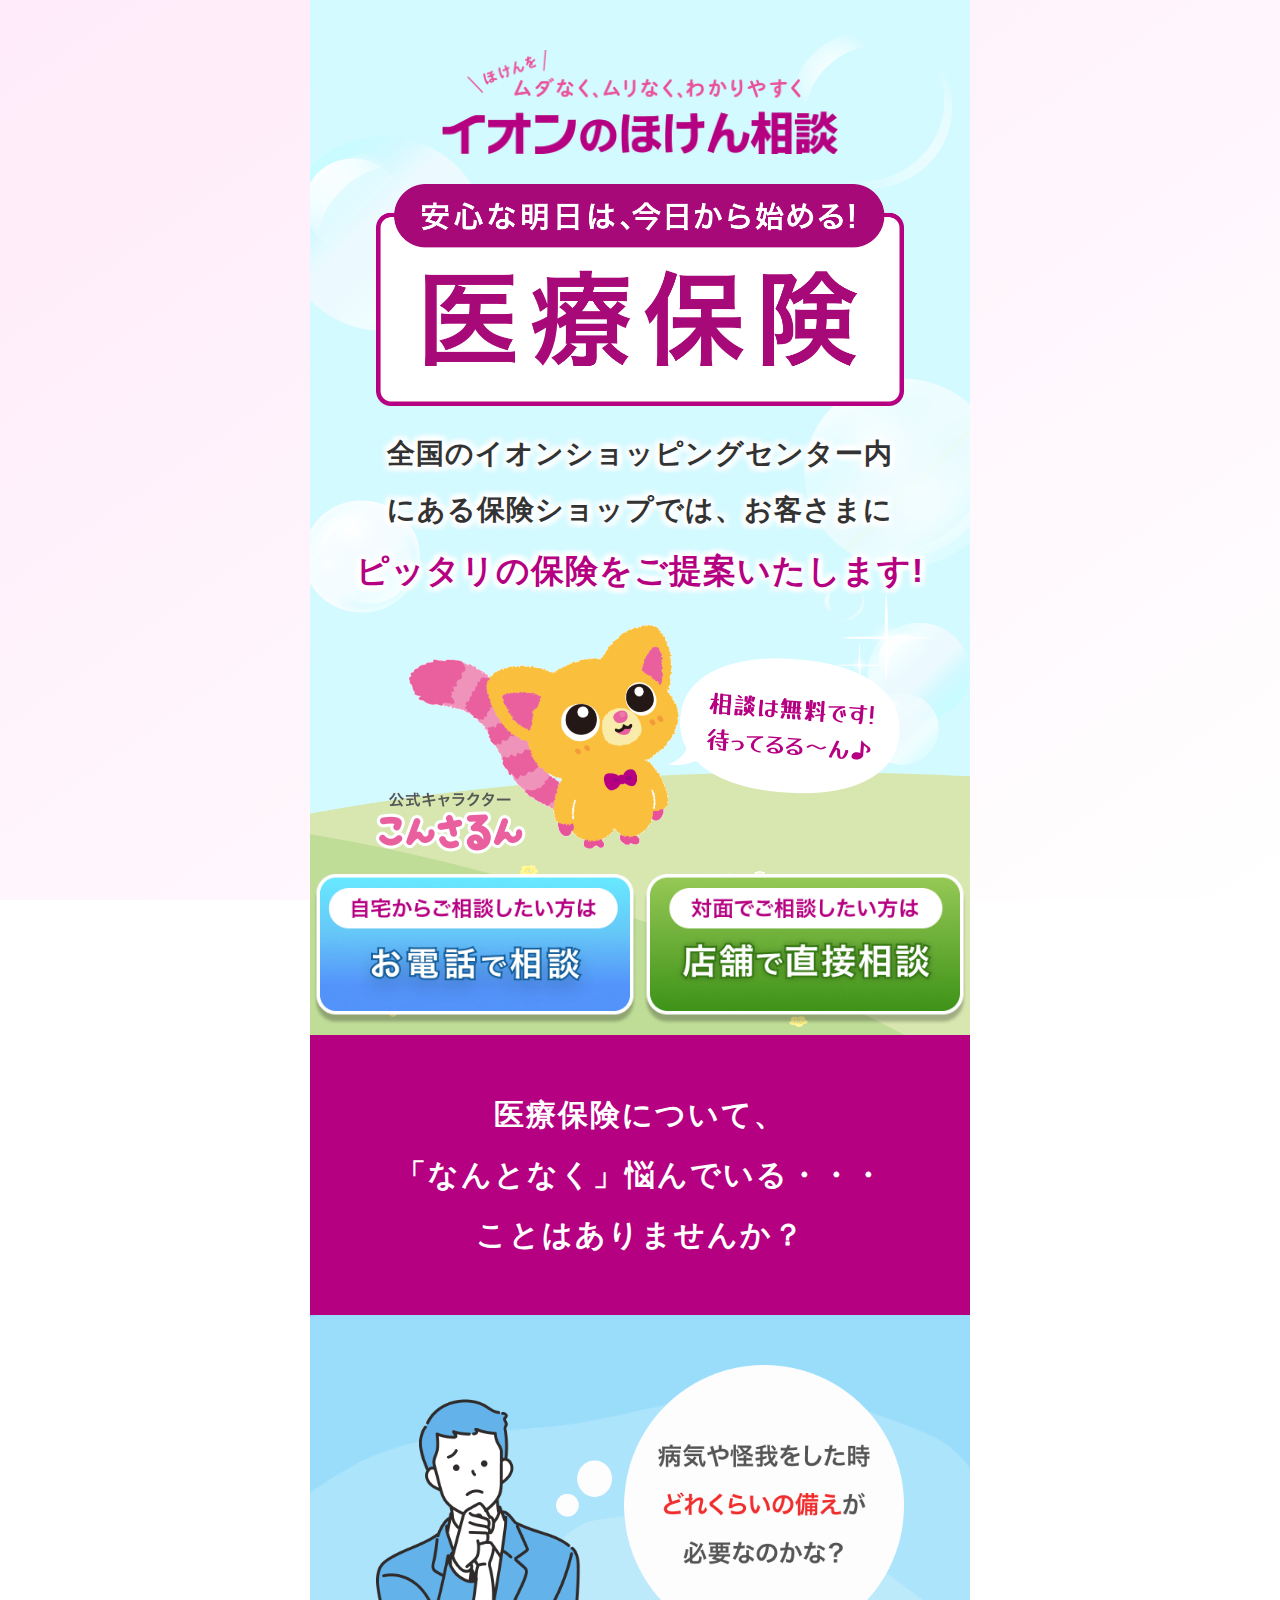
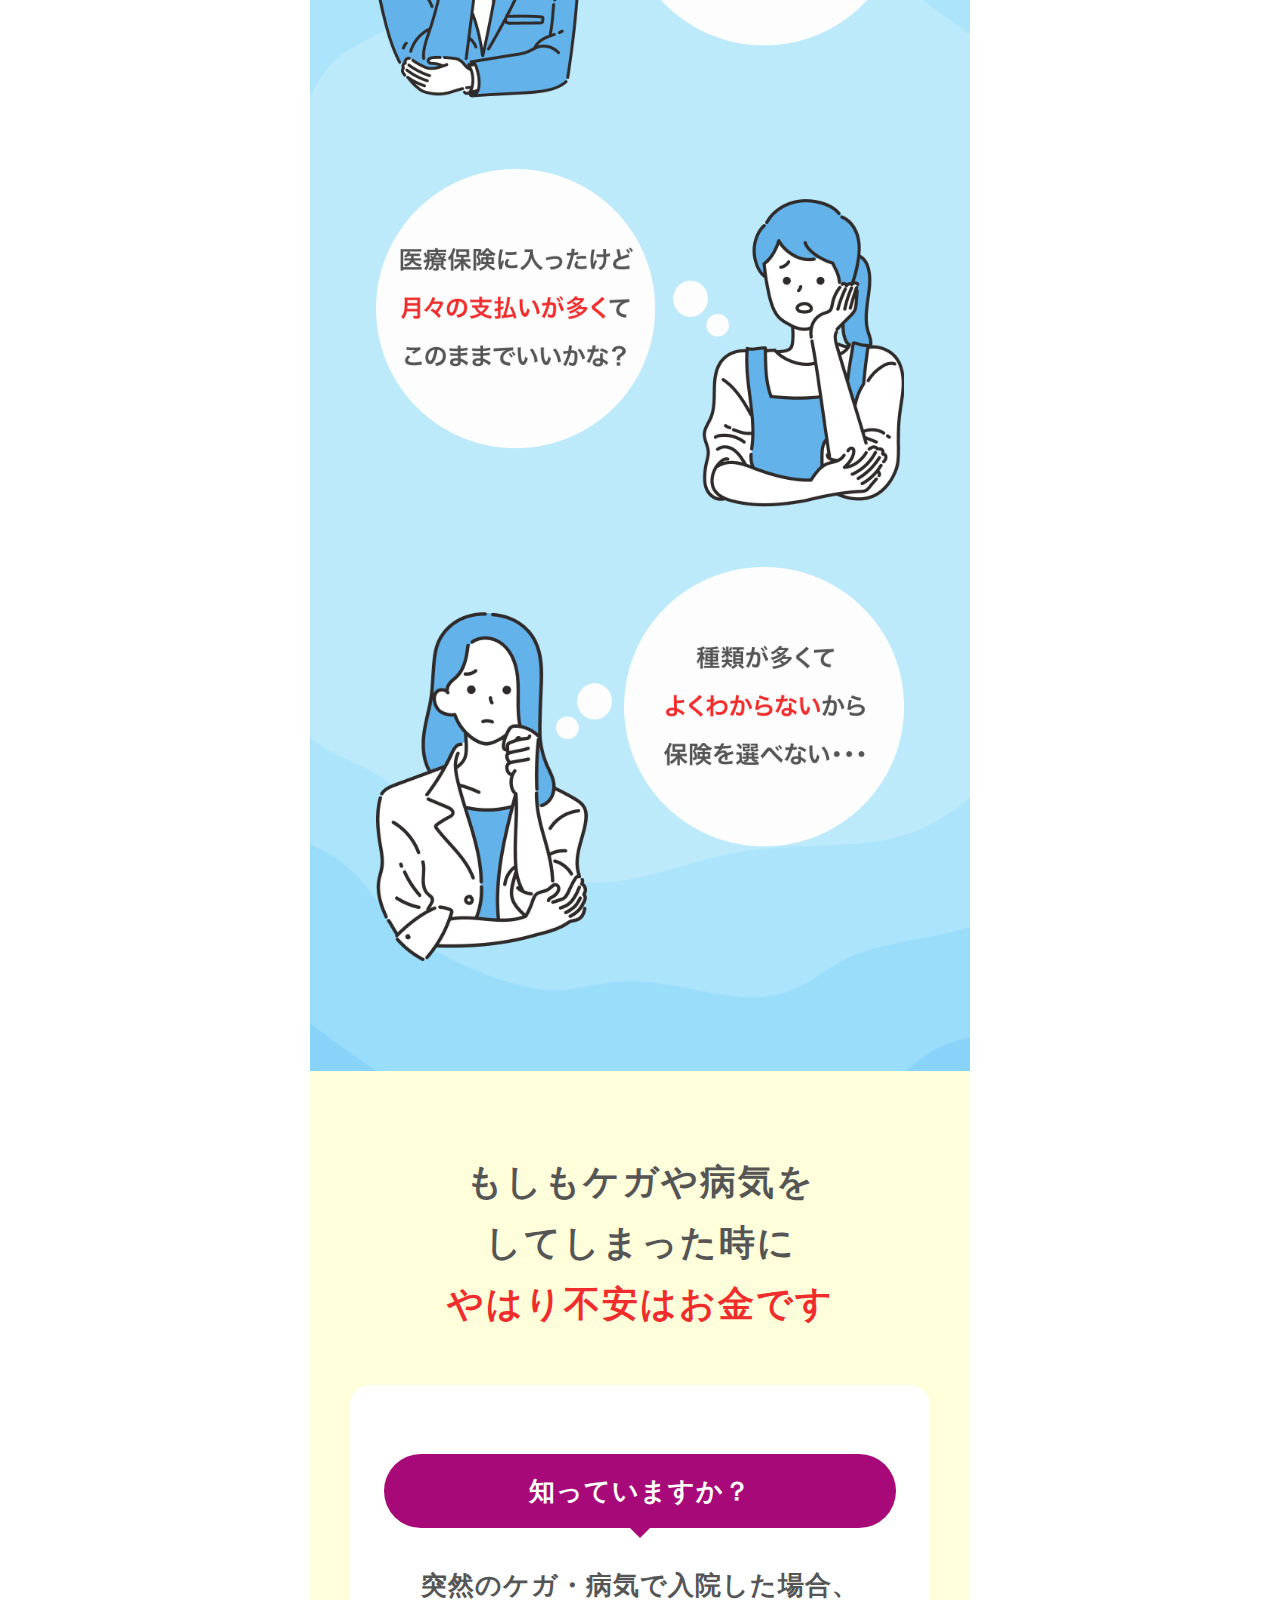
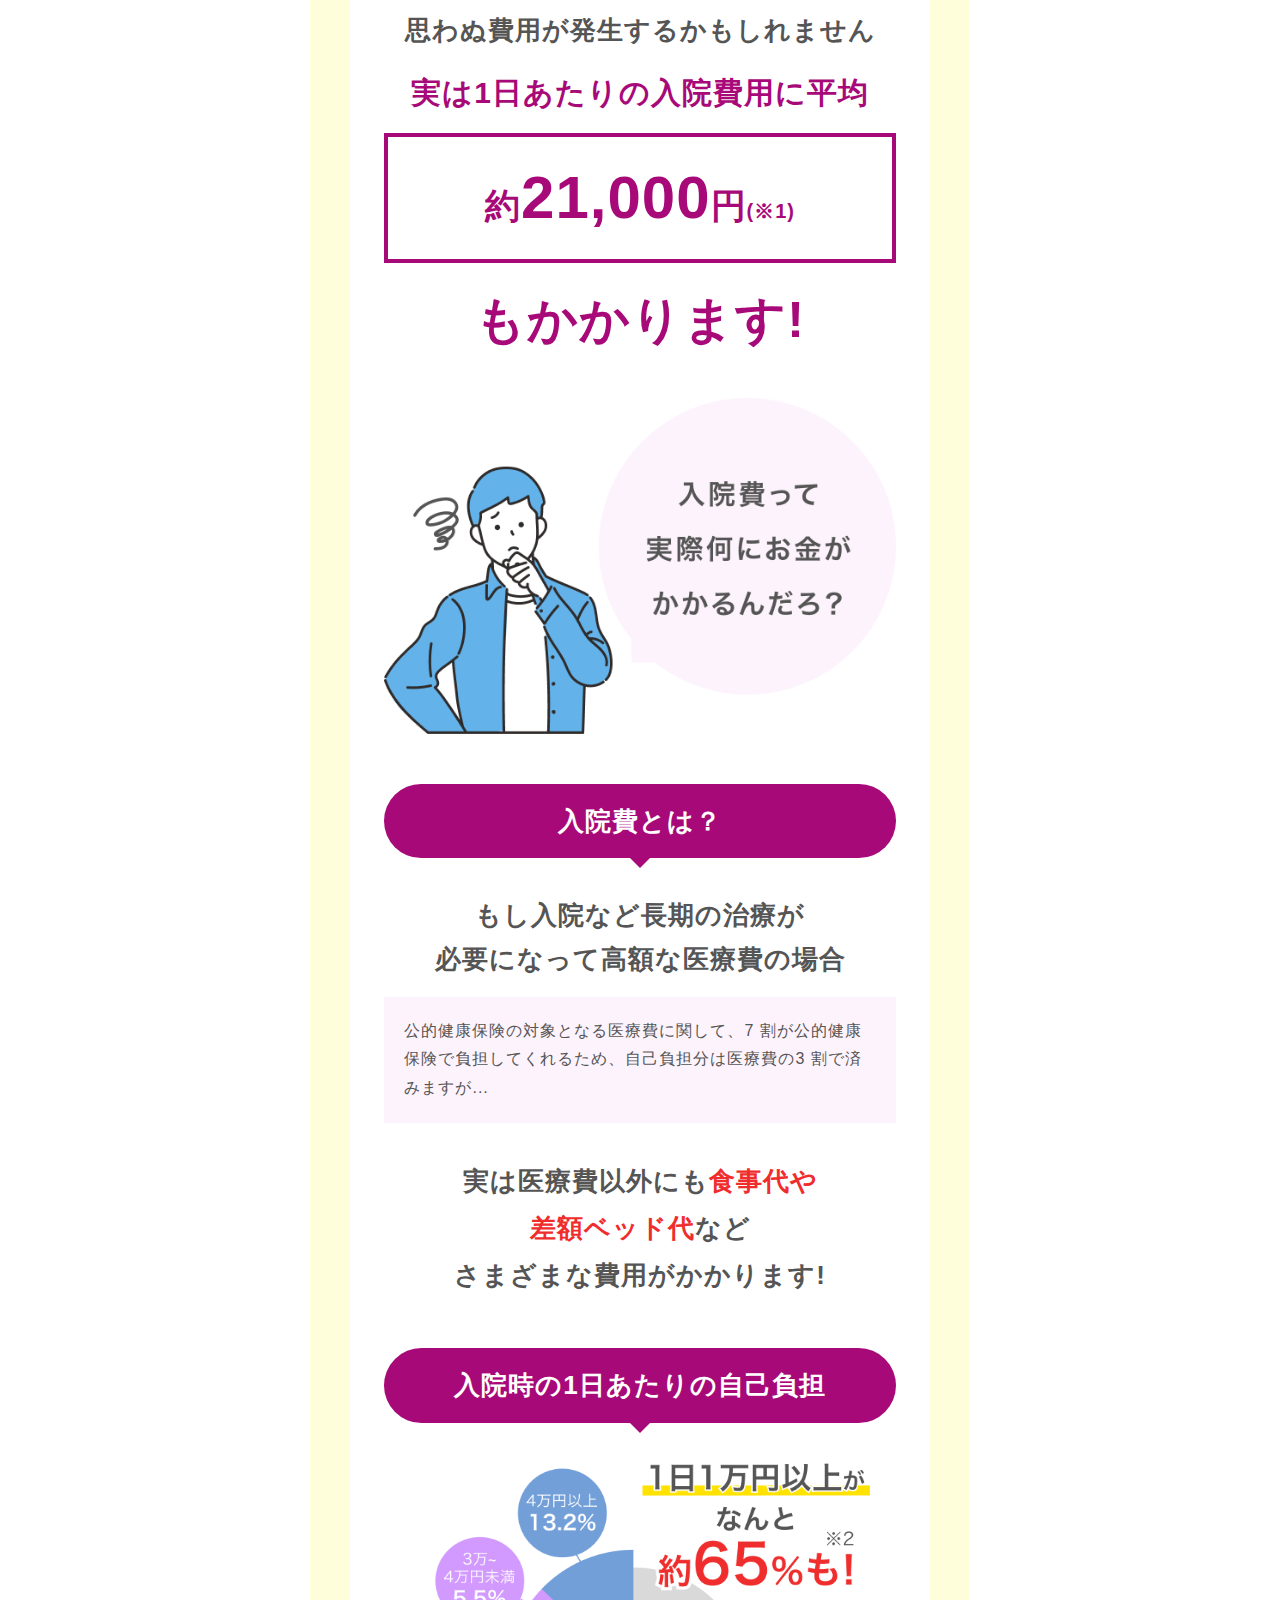
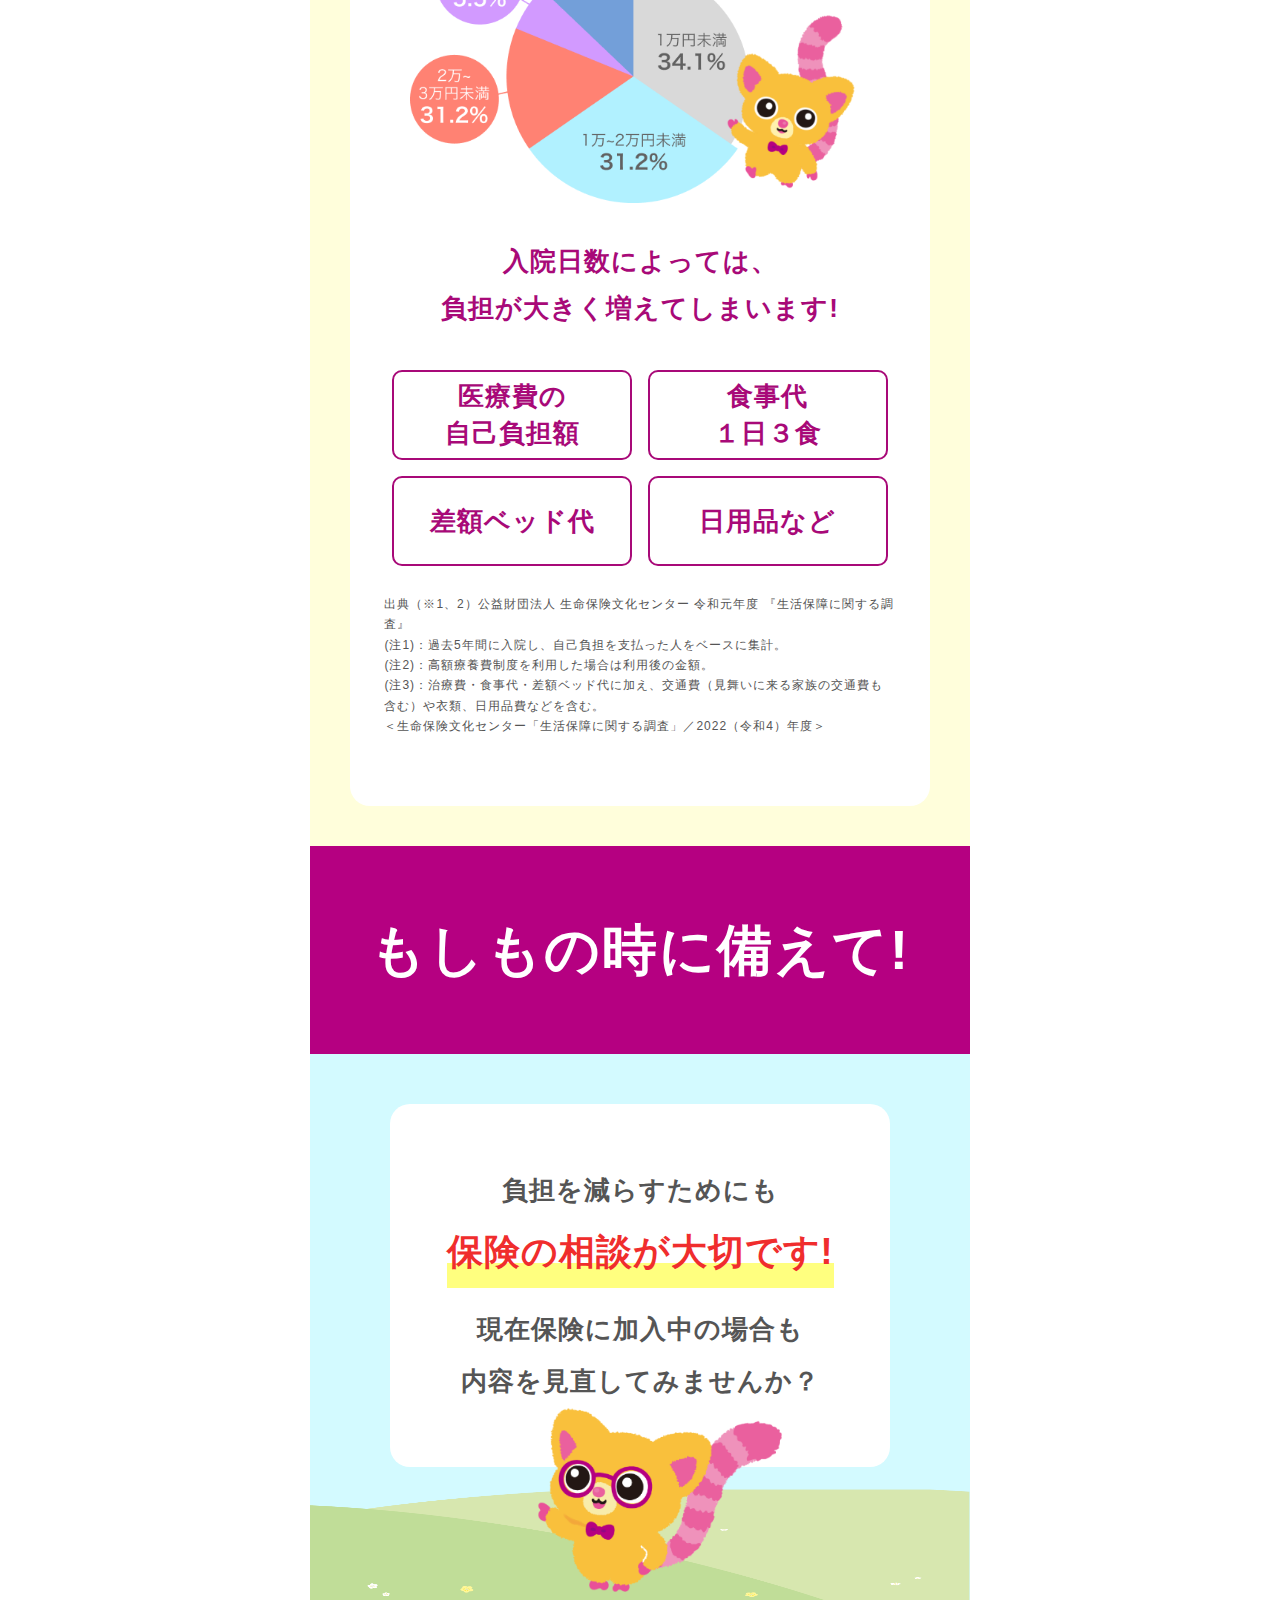
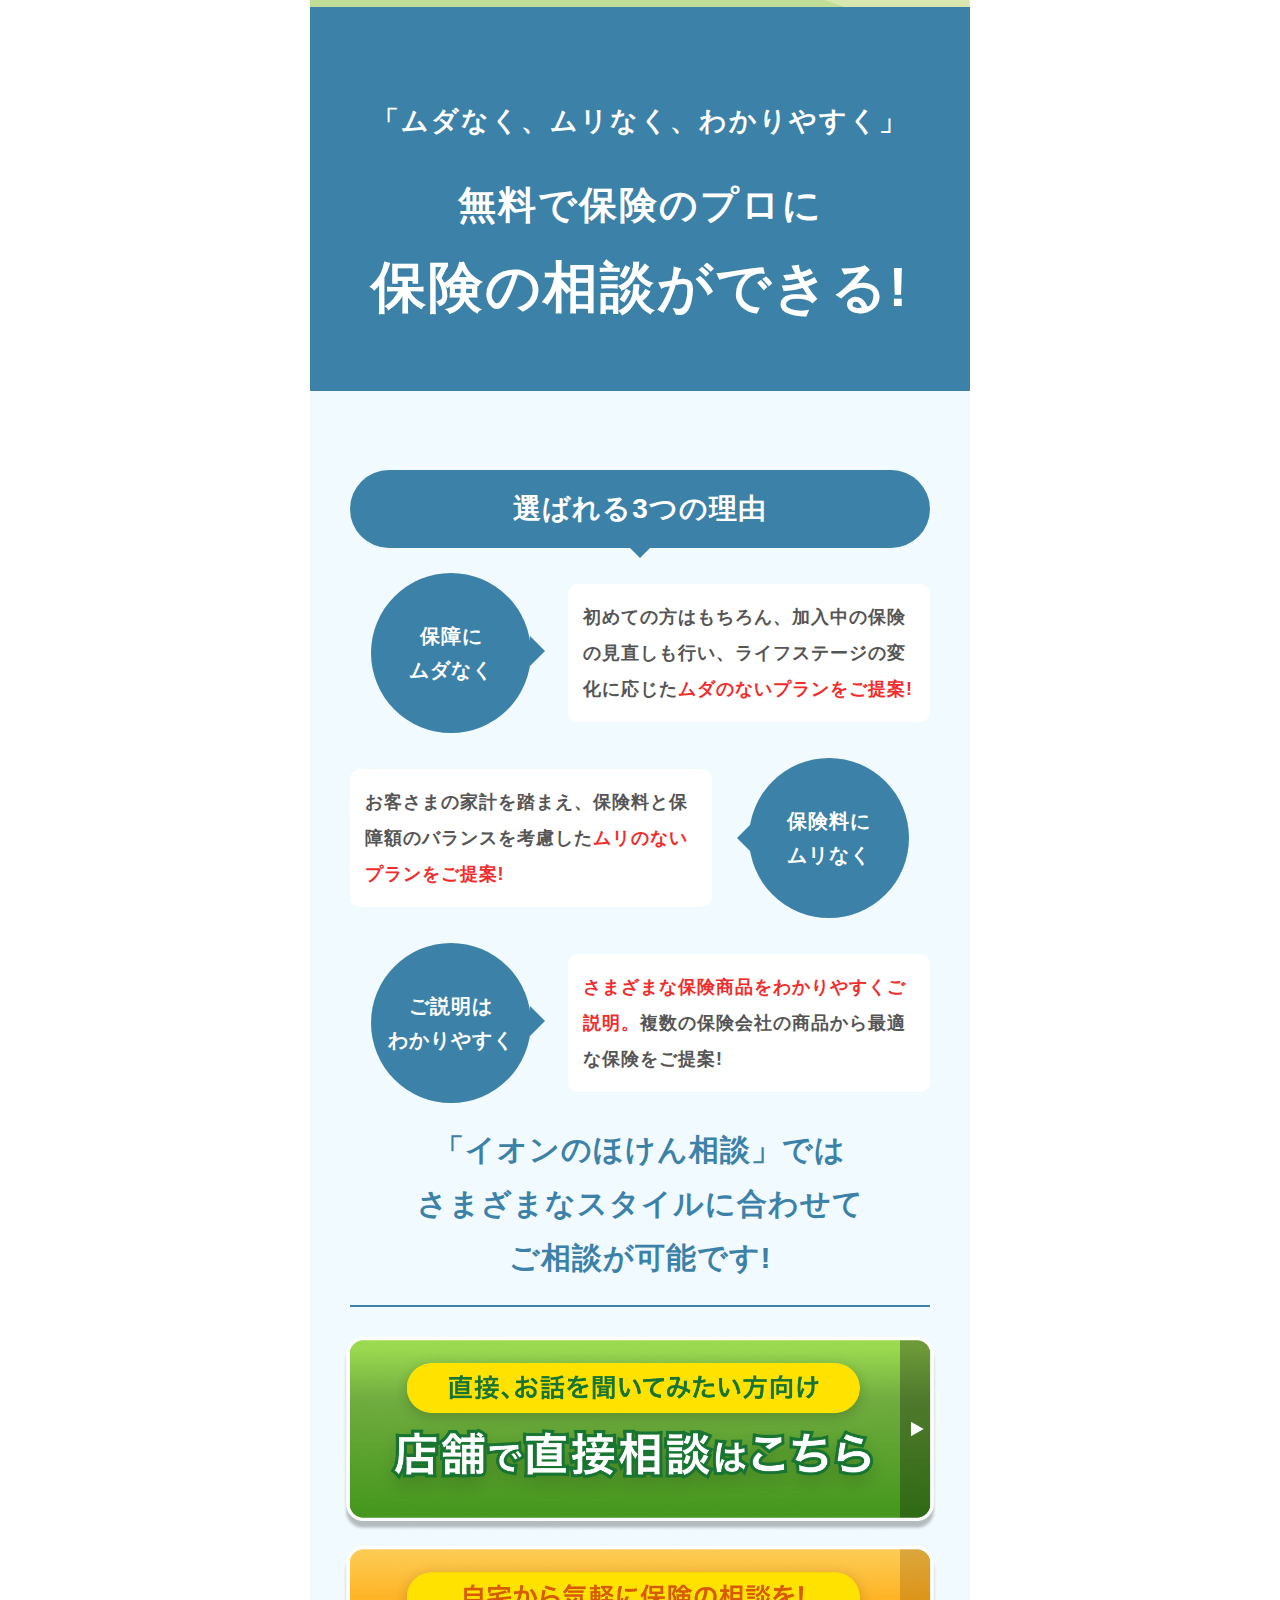
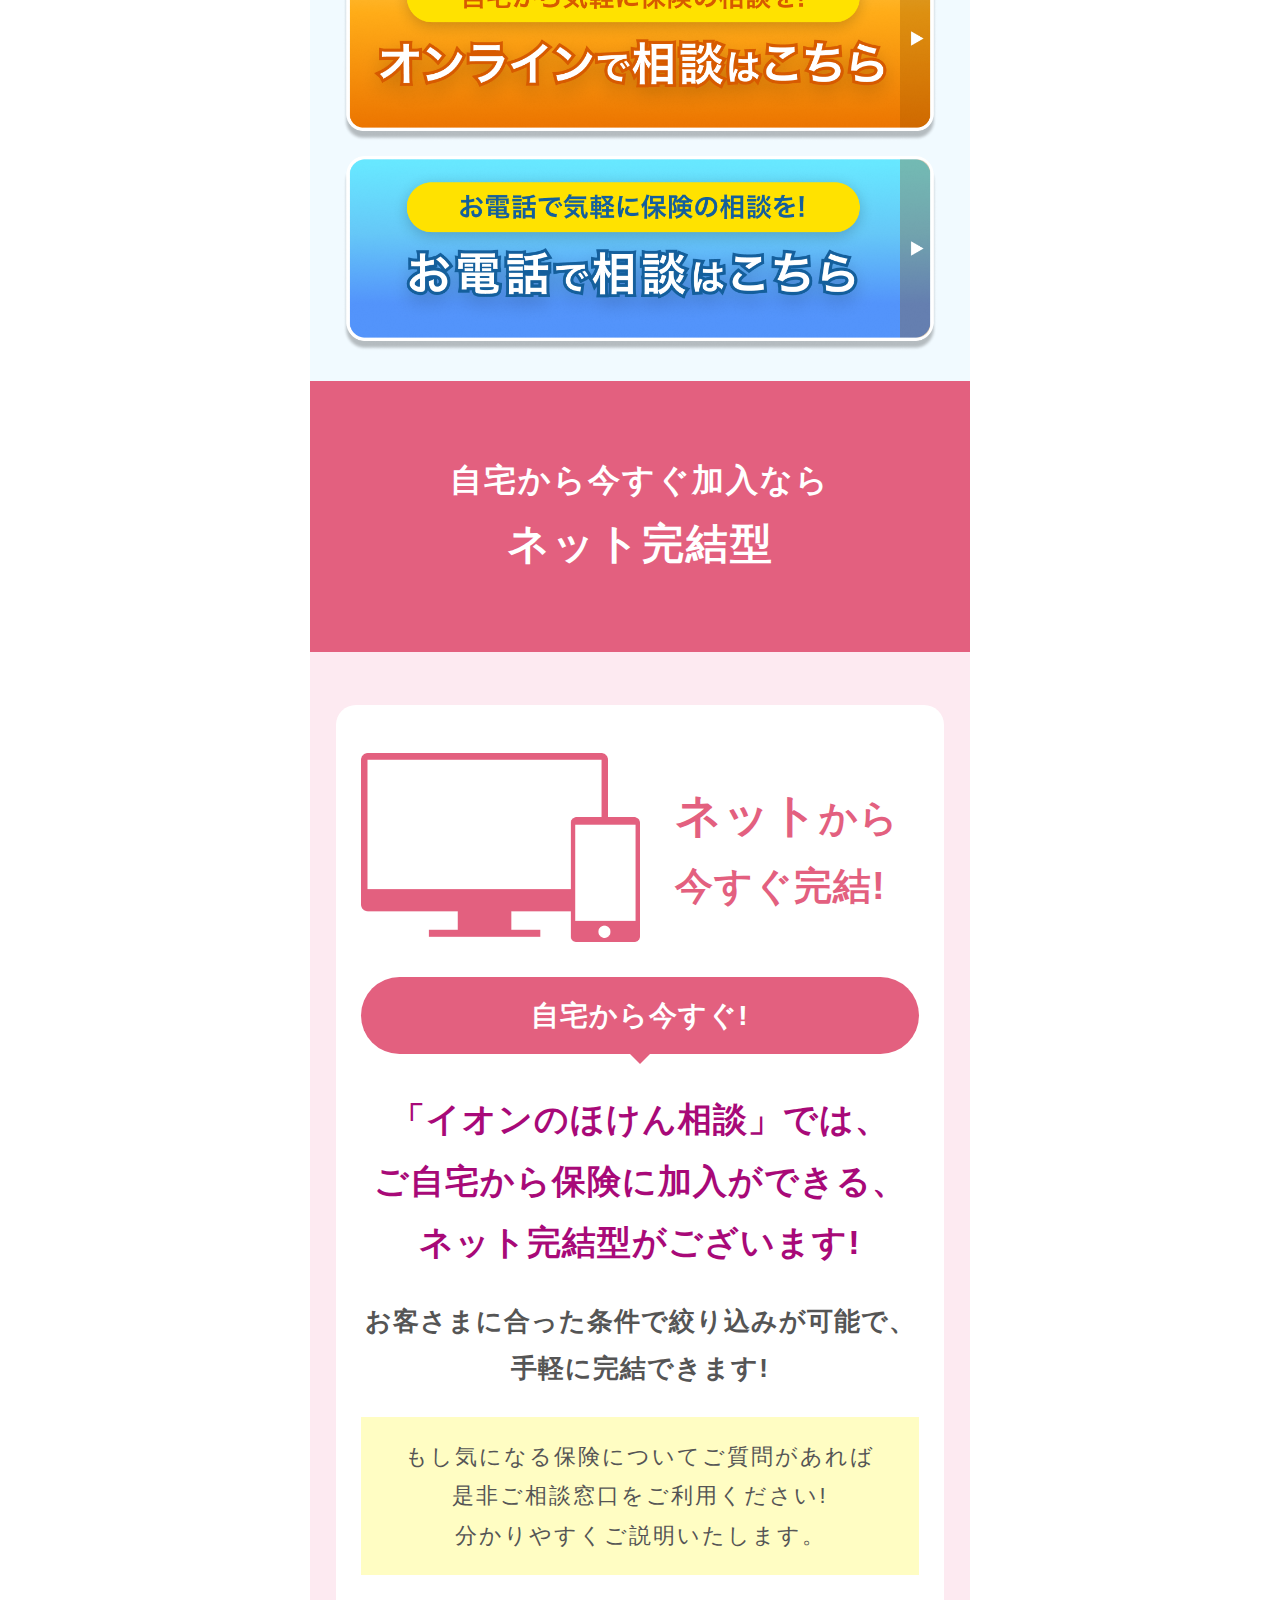
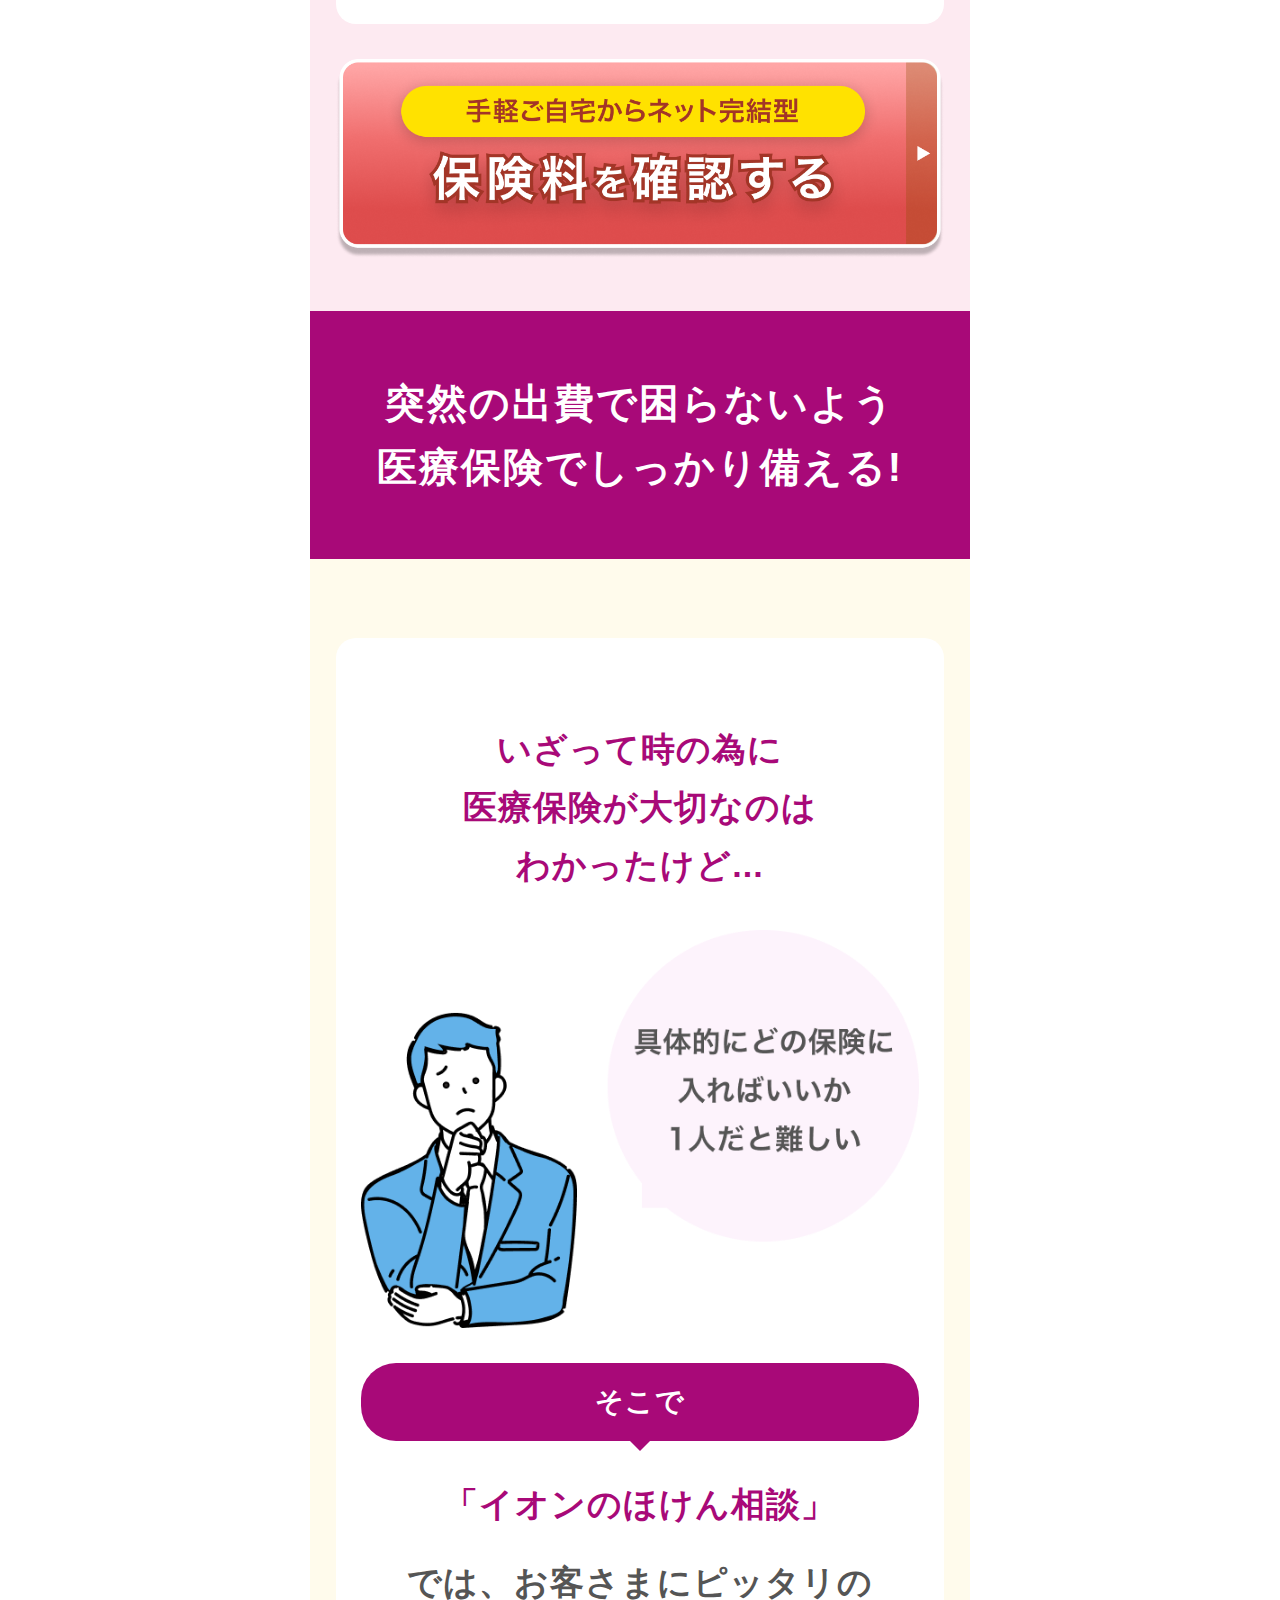
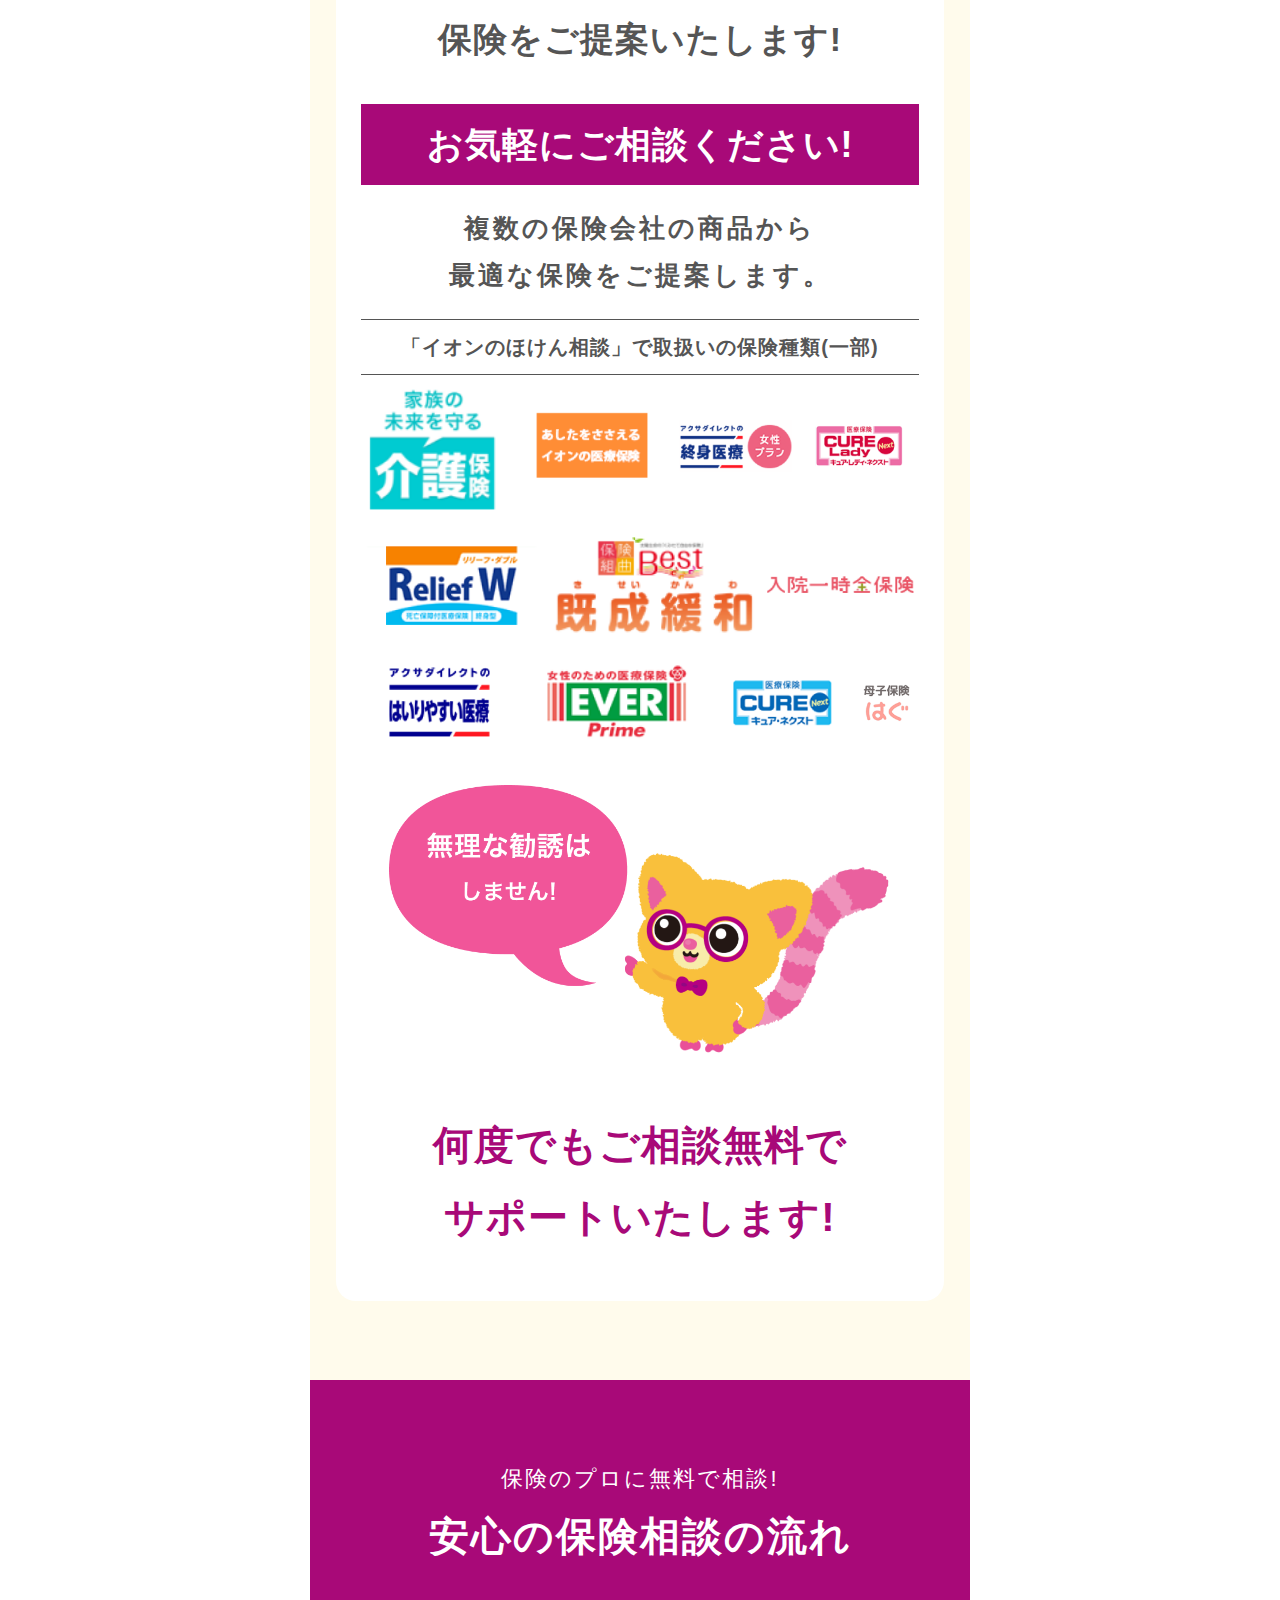
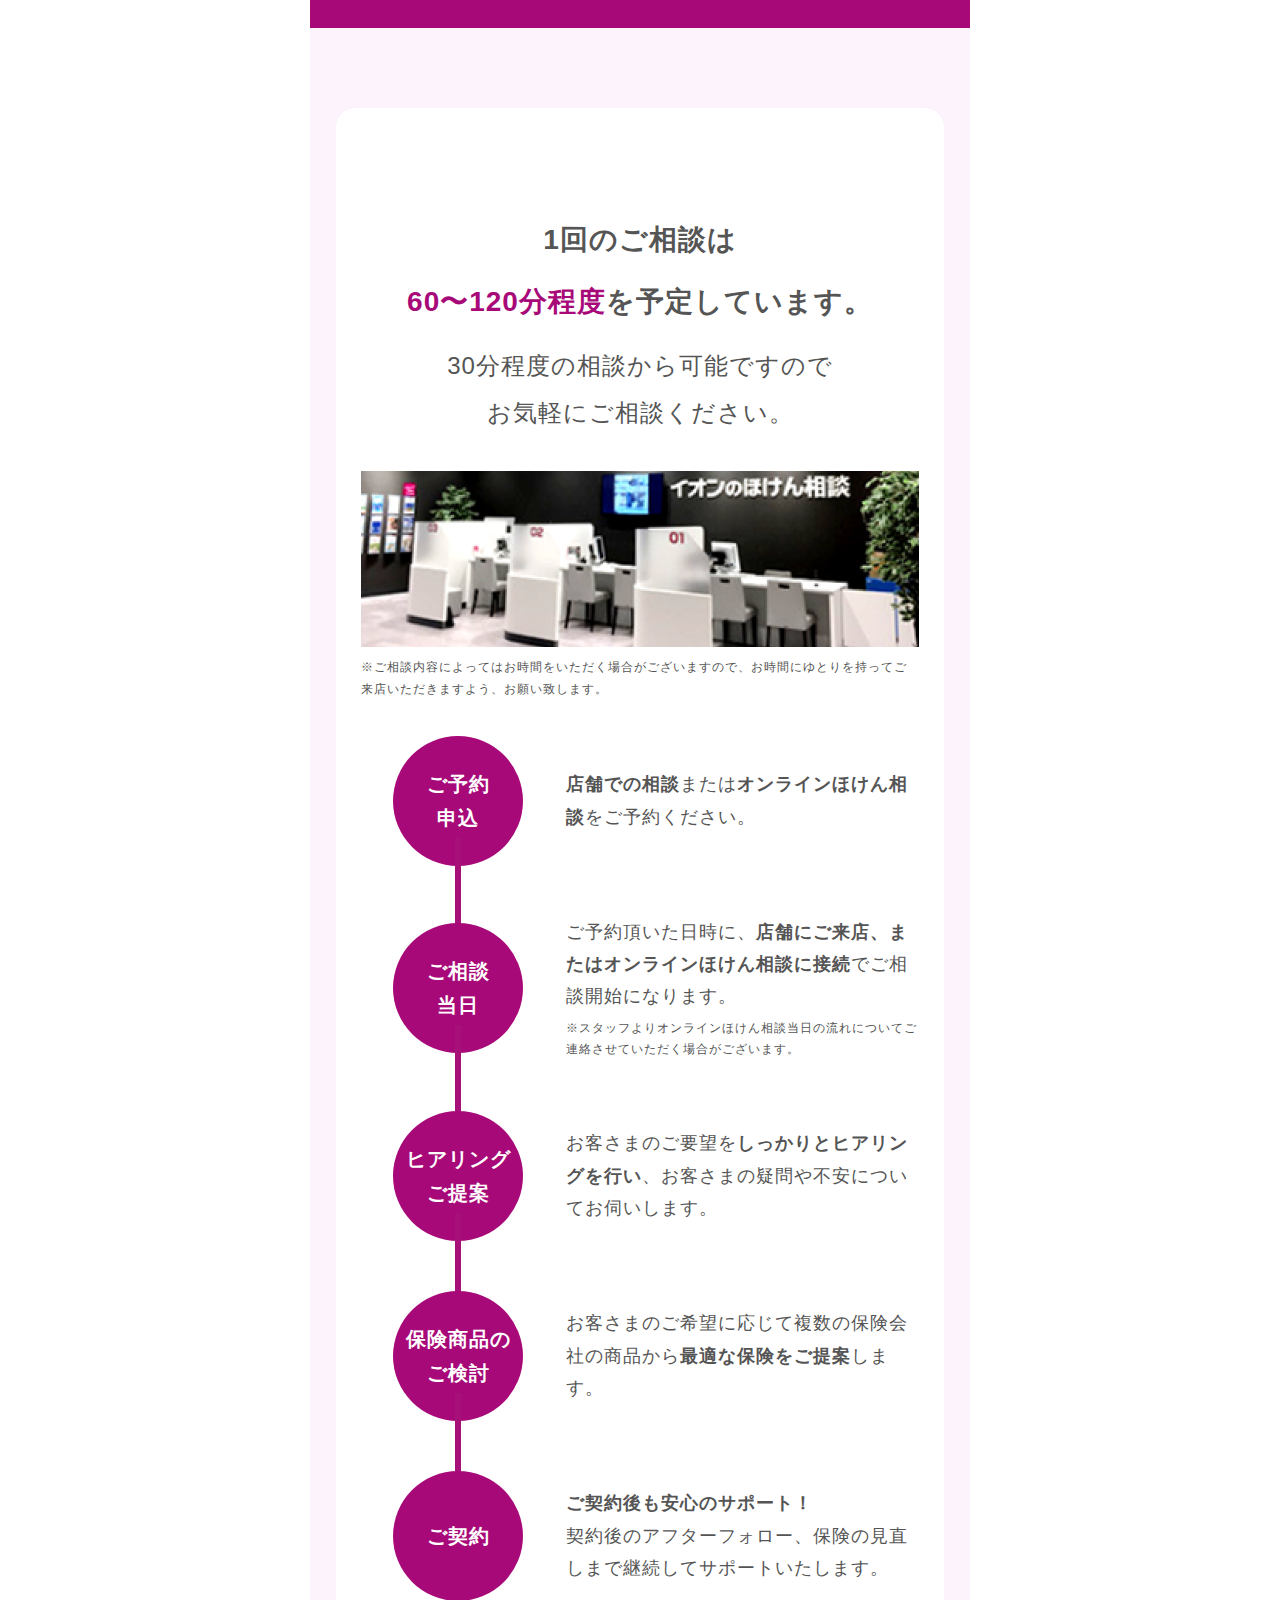
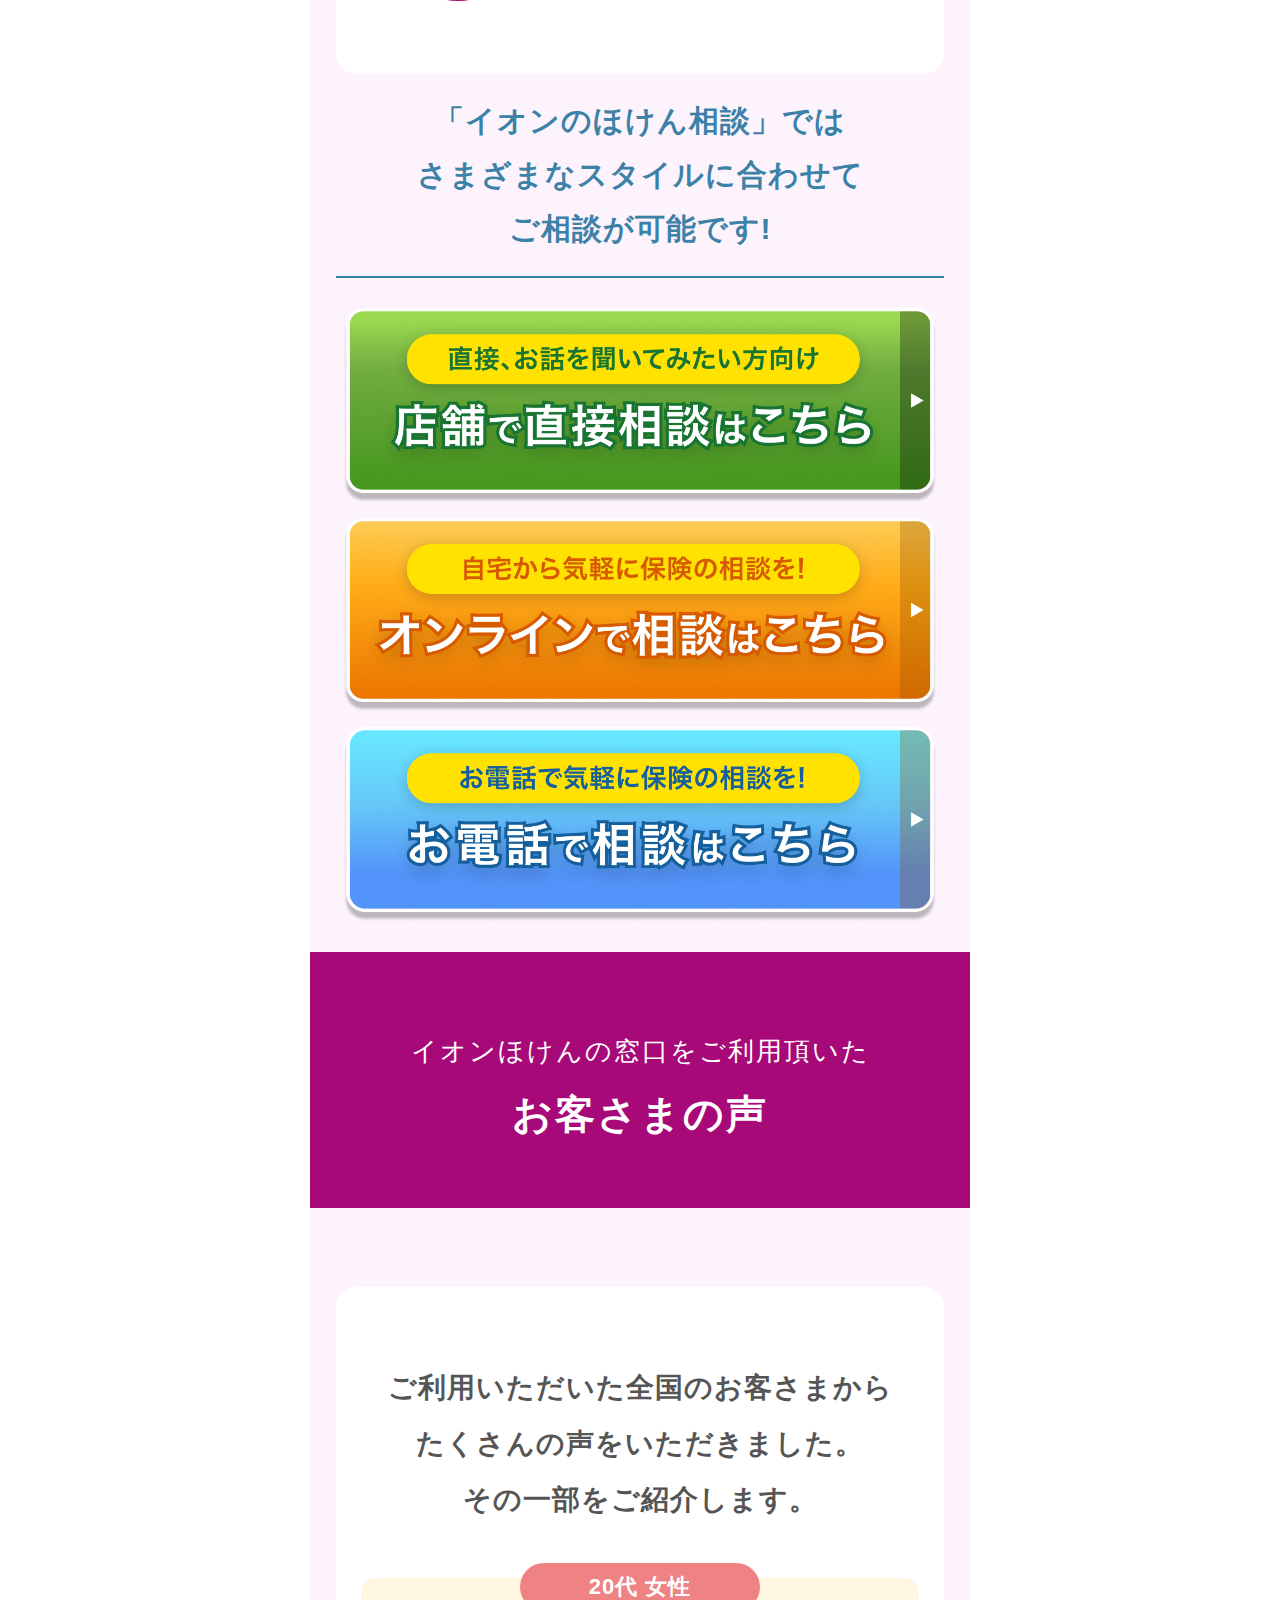
<file: assets-noindex/long.html>
<!DOCTYPE html>
<html lang="ja">

<head>
    <!-- Google Tag Manager -->
    <script>(function (w, d, s, l, i) {
            w[l] = w[l] || []; w[l].push({
                'gtm.start':
                    new Date().getTime(), event: 'gtm.js'
            }); var f = d.getElementsByTagName(s)[0],
                j = d.createElement(s), dl = l != 'dataLayer' ? '&l=' + l : ''; j.async = true; j.src =
                    'https://www.googletagmanager.com/gtm.js?id=' + i + dl; f.parentNode.insertBefore(j, f);
        })(window, document, 'script', 'dataLayer', 'GTM-P3GN332');</script>
    <!-- End Google Tag Manager -->

    <meta charset="UTF-8">
    <meta name="robots" content="noindex">
    <meta name="viewport" content="width=device-width">
    <title>イオンのほけん相談</title>
    <meta name="description" content="全国のイオンショッピングセンター内にある保険ショップでは、お客さまにピッタリの保険をご提案いたします!" />
    <meta name="format-detection" content="telephone=no" />
    <meta name="keywords" content="イオン,保険,医療保険,保険相談,相談無料" />
    <meta name="msapplication-square70x70logo" content="./images/fav/site-tile-70x70.png">
    <meta name="msapplication-square150x150logo" content="./images/fav/site-tile-150x150.png">
    <meta name="msapplication-wide310x150logo" content="./images/fav/site-tile-310x150.png">
    <meta name="msapplication-square310x310logo" content="./images/fav/site-tile-310x310.png">
    <meta name="msapplication-TileColor" content="#0078d7">
    <link rel="shortcut icon" type="image/vnd.microsoft.icon" href="./images/fav/favicon.ico">
    <link rel="icon" type="image/vnd.microsoft.icon" href="./images/fav/favicon.ico">
    <link rel="apple-touch-icon" sizes="57x57" href="./images/fav/apple-touch-icon-57x57.png">
    <link rel="apple-touch-icon" sizes="60x60" href="./images/fav/apple-touch-icon-60x60.png">
    <link rel="apple-touch-icon" sizes="72x72" href="./images/fav/apple-touch-icon-72x72.png">
    <link rel="apple-touch-icon" sizes="76x76" href="./images/fav/apple-touch-icon-76x76.png">
    <link rel="apple-touch-icon" sizes="114x114" href="./images/fav/apple-touch-icon-114x114.png">
    <link rel="apple-touch-icon" sizes="120x120" href="./images/fav/apple-touch-icon-120x120.png">
    <link rel="apple-touch-icon" sizes="144x144" href="./images/fav/apple-touch-icon-144x144.png">
    <link rel="apple-touch-icon" sizes="152x152" href="./images/fav/apple-touch-icon-152x152.png">
    <link rel="apple-touch-icon" sizes="180x180" href="./images/fav/apple-touch-icon-180x180.png">
    <link rel="icon" type="image/png" sizes="36x36" href="./images/fav/android-chrome-36x36.png">
    <link rel="icon" type="image/png" sizes="48x48" href="./images/fav/android-chrome-48x48.png">
    <link rel="icon" type="image/png" sizes="72x72" href="./images/fav/android-chrome-72x72.png">
    <link rel="icon" type="image/png" sizes="96x96" href="./images/fav/android-chrome-96x96.png">
    <link rel="icon" type="image/png" sizes="128x128" href="./images/fav/android-chrome-128x128.png">
    <link rel="icon" type="image/png" sizes="144x144" href="./images/fav/android-chrome-144x144.png">
    <link rel="icon" type="image/png" sizes="152x152" href="./images/fav/android-chrome-152x152.png">
    <link rel="icon" type="image/png" sizes="192x192" href="./images/fav/android-chrome-192x192.png">
    <link rel="icon" type="image/png" sizes="256x256" href="./images/fav/android-chrome-256x256.png">
    <link rel="icon" type="image/png" sizes="384x384" href="./images/fav/android-chrome-384x384.png">
    <link rel="icon" type="image/png" sizes="512x512" href="./images/fav/android-chrome-512x512.png">
    <link rel="icon" type="image/png" sizes="36x36" href="./images/fav/icon-36x36.png">
    <link rel="icon" type="image/png" sizes="48x48" href="./images/fav/icon-48x48.png">
    <link rel="icon" type="image/png" sizes="72x72" href="./images/fav/icon-72x72.png">
    <link rel="icon" type="image/png" sizes="96x96" href="./images/fav/icon-96x96.png">
    <link rel="icon" type="image/png" sizes="128x128" href="./images/fav/icon-128x128.png">
    <link rel="icon" type="image/png" sizes="144x144" href="./images/fav/icon-144x144.png">
    <link rel="icon" type="image/png" sizes="152x152" href="./images/fav/icon-152x152.png">
    <link rel="icon" type="image/png" sizes="160x160" href="./images/fav/icon-160x160.png">
    <link rel="icon" type="image/png" sizes="192x192" href="./images/fav/icon-192x192.png">
    <link rel="icon" type="image/png" sizes="196x196" href="./images/fav/icon-196x196.png">
    <link rel="icon" type="image/png" sizes="256x256" href="./images/fav/icon-256x256.png">
    <link rel="icon" type="image/png" sizes="384x384" href="./images/fav/icon-384x384.png">
    <link rel="icon" type="image/png" sizes="512x512" href="./images/fav/icon-512x512.png">
    <link rel="icon" type="image/png" sizes="16x16" href="./images/fav/icon-16x16.png">
    <link rel="icon" type="image/png" sizes="24x24" href="./images/fav/icon-24x24.png">
    <link rel="icon" type="image/png" sizes="32x32" href="./images/fav/icon-32x32.png">
    <link rel="manifest" href="./images/fav/manifest.json">
    <meta property="og:site_name" content="イオンのほけん相談" />
    <meta property="og:url" content="https://www.hokenmarket.net/ad/medical/index.html" />
    <meta property="”og:image”" content="./images/og.png" />

    <link rel="stylesheet" href="./style.css">
</head>

<body>
    <script type="text/javascript" src="//ff-tg.com/itpx/lptag.js"></script>
    <!-- Google Tag Manager (noscript) -->
    <noscript><iframe src="https://www.googletagmanager.com/ns.html?id=GTM-P3GN332" height="0" width="0" style="display:none;visibility:hidden"></iframe></noscript>
    <!-- End Google Tag Manager (noscript) -->
    <main>
        <section id="contents_fv" class="fv-area">
            <div class="container">
                <div>
                    <img src="./images/logo.png" class="logo" alt="イオンのほけん相談">
                </div>
                <div>
                    <img src="./images/fv-img.png" class="fv-img" alt="安心な明日は、今日から始める!医療保険">
                </div>
                <p>
                    全国のイオンショッピングセンター内<br>
                    にある保険ショップでは、お客さまに<br>
                    <span>ピッタリの保険をご提案いたします!</span>
                </p>
                <div>
                    <img src="./images/fv-icon.png" class="fv-icon" alt="こんさるん">
                </div>
                <div class="flex">
                    <div>
                        <a href="https://www.hokenmarket.net/shop/denwa.html">
                            <img src="./images/btn-img-b.png" class="btn-img" alt="お電話で相談はこちら">
                        </a>
                    </div>
                    <div>
                        <a href="https://www.hokenmarket.net/shop/">
                            <img src="./images/btn-img-g.png" class="btn-img" alt="店舗で直接相談はこちら">
                        </a>
                    </div>
                </div>
            </div>
        </section>

        <section id="contents_trouble" class="trouble-area">
            <div class="head">
                <div class="container">
                    <h2>
                        医療保険について、<br>
                        「なんとなく」悩んでいる・・・<br>
                        ことはありませんか？
                    </h2>
                </div>
            </div>
            <div class="contents">
                <div class="container">
                    <div class="flex trouble-icon-1">
                        <div class="trouble-icon-character">
                            <img src="./images/trouble-icon.png" class="trouble-icon" alt="病気や怪我をした時どれくらいの備えが必要なのかな？">
                        </div>
                    </div>
                    <div class="flex reverse trouble-icon-2">
                        <div class="trouble-icon-character">
                            <img src="./images/trouble-icon-2.png" class="trouble-icon" alt="医療保険に入ったけど月々の支払いが多くてこのままでいいかな？">
                        </div>
                    </div>
                    <div class="flex trouble-icon-3">
                        <div class="trouble-icon-character">
                            <img src="./images/trouble-icon-3.png" class="trouble-icon" alt="種類が多くてよくわからないから保険を選べない">
                        </div>
                    </div>
                </div>
            </div>
        </section>

        <section id="contents_cost" class="cost-area">
            <div class="container">
                <h2>
                    もしもケガや病気を<br>
                    してしまった時に<br>
                    <span>やはり不安はお金です</span>
                </h2>
                <div class="contents">
                    <div class="container">
                        <div class="content knowledge">
                            <h3>知っていますか？</h3>
                            <p>
                                突然のケガ・病気で入院した場合、<br>
                                思わぬ費用が発生するかもしれません
                            </p>
                            <div class="average-cost">
                                実は1日あたりの入院費用に平均
                                <div class="card">
                                    <span>約</span>21,000<span>円</span><span class="annotation">(※1)</span>
                                </div>
                                <span class="average-cost-text">もかかります!</span>
                            </div>
                            <div class="flex">
                                <div>
                                    <img src="./images/cost-icon.png" class="cost-icon" alt="入院費って実際何にお金がかかるんだろう？">
                                </div>
                            </div>
                        </div>
                        <div class="content cost">
                            <h3>入院費とは？</h3>
                            <p>
                                もし入院など長期の治療が<br>
                                必要になって高額な医療費の場合
                            </p>
                            <div>
                                公的健康保険の対象となる医療費に関して、7 割が公的健康保険で負担してくれるため、自己負担分は医療費の3 割で済みますが...
                            </div>
                            <div>
                                実は医療費以外にも<span>食事代や<br>
                                    差額ベッド代</span>など<br>
                                さまざまな費用がかかります!
                            </div>
                        </div>
                        <div class="content daily-cost">
                            <h3>入院時の1日あたりの自己負担</h3>
                            <div>
                                <img src="./images/daily-cost-img.png" class="daily-cost-img" alt="1日1万円以上がなんと約65%も！">
                            </div>
                            <p>
                                入院日数によっては、<br>
                                負担が大きく増えてしまいます!
                            </p>
                            <div class="flex">
                                <div>
                                    医療費の<br>
                                    自己負担額
                                </div>
                                <div>
                                    食事代<br>
                                    １日３食
                                </div>
                                <div>
                                    差額ベッド代
                                </div>
                                <div>
                                    日用品など
                                </div>
                            </div>
                            <p>
                                出典（※1、2）公益財団法人 生命保険文化センター 令和元年度 『生活保障に関する調査』<br>
                                (注1)：過去5年間に入院し、自己負担を支払った人をベースに集計。<br>
                                (注2)：高額療養費制度を利用した場合は利用後の金額。<br>
                                (注3)：治療費・食事代・差額ベッド代に加え、交通費（見舞いに来る家族の交通費も含む）や衣類、日用品費などを含む。<br>
                                ＜生命保険文化センター「生活保障に関する調査」／2022（令和4）年度＞
                            </p>
                        </div>
                    </div>
                </div>
            </div>
        </section>

        <section id="contents_consultation" class="consultation-area">
            <div class="head">
                <div class="container">
                    <h2>
                        もしもの時に備えて!
                    </h2>
                </div>
            </div>
            <div class="contents">
                <p>
                    負担を減らすためにも<br>
                    <span>保険の相談が大切です!</span><br>
                    現在保険に加入中の場合も<br>
                    内容を見直してみませんか？
                </p>
                <div class="consultation-character">
                    <img src="./images/consulting-icon.png" class="consulting-icon" alt="こんさるん">
                </div>
            </div>
        </section>


        <section id="contents_reason_1" class="reason-area">
            <div class="head">
                <div class="container">
                    <h2>
                        「ムダなく、ムリなく、わかりやすく」<br>
                        <span>無料で保険のプロに</span><br>
                        保険の相談ができる!
                    </h2>
                </div>
            </div>
            <div class="contents">
                <div class="container">
                    <h3>選ばれる3つの理由</h3>
                    <div class="flex">
                        <div>
                            <div>
                                保障に<br>
                                ムダなく
                            </div>
                        </div>
                        <div>
                            <div>
                                初めての方はもちろん、加入中の保険の見直しも行い、ライフステージの変化に応じた<span>ムダのないプランをご提案!</span>
                            </div>
                        </div>
                    </div>
                    <div class="flex reverse">
                        <div>
                            <div>
                                保険料に<br>
                                ムリなく
                            </div>
                        </div>
                        <div>
                            <div>
                                お客さまの家計を踏まえ、保険料と保障額のバランスを考慮した<span>ムリのないプランをご提案!</span>
                            </div>
                        </div>
                    </div>
                    <div class="flex">
                        <div>
                            <div>
                                ご説明は<br>
                                わかりやすく
                            </div>
                        </div>
                        <div>
                            <div>
                                <span>さまざまな保険商品をわかりやすくご説明。</span>複数の保険会社の商品から最適な保険をご提案!
                            </div>
                        </div>
                    </div>
                    <p>
                        「イオンのほけん相談」では<br>
                        さまざまなスタイルに合わせて<br>
                        ご相談が可能です!
                    </p>
                </div>
            </div>
        </section>

        <section id="contents_cta_1" class="cta-area">
            <div class="container">
                <div>
                    <a href="https://www.hokenmarket.net/shop/">
                        <img src="./images/cta-btn-img-g.png" class="cta-btn-img" alt="店舗で直接相談はこちら">
                    </a>
                </div>
                <div>
                    <a href="https://www.hokenmarket.net/shop/onlineten.html">
                        <img src="./images/cta-btn-img-o.png" class="cta-btn-img" alt="オンラインで相談はこちら">
                    </a>
                </div>
                <div>
                    <a href="https://www.hokenmarket.net/shop/denwa.html">
                        <img src="./images/cta-btn-img-b.png" class="cta-btn-img" alt="お電話で相談はこちら">
                    </a>
                </div>
            </div>
        </section>

        <section id="contents_online-application-1" class="online-application-area">
            <div class="head">
                <div class="container">
                    <h2>
                        自宅から今すぐ加入なら<br>
                        <span>ネット完結型</span>
                    </h2>
                </div>
            </div>
            <div class="contents">
                <div class="content">
                    <div class="container">
                        <div class="flex">
                            <div>
                                <img src="./images/online-application-area-icon.png" class="online-application-area-icon" alt="ネットから今すぐ完結!">
                            </div>
                            <div>
                                <span>ネット</span>から<br>
                                今すぐ完結!
                            </div>
                        </div>
                        <h3>自宅から今すぐ!</h3>
                        <p>
                            「イオンのほけん相談」では、<br>
                            ご自宅から保険に加入ができる、<br>
                            ネット完結型がございます!<br>
                            <span>
                                お客さまに合った条件で絞り込みが可能で、<br>
                                手軽に完結できます!
                            </span>
                        </p>
                        <div class="desc">
                            もし気になる保険についてご質問があれば<br>
                            是非ご相談窓口をご利用ください!<br>
                            分かりやすくご説明いたします。
                        </div>
                    </div>
                </div>
                <div>
                    <a href="https://www.hokenmarket.net/estimate/">
                        <img src="./images/cta-btn-img-r.png" class="cta-btn-img-r" alt="保険料を確認する">
                    </a>
                </div>
            </div>
        </section>

        <section id="contents_support" class="support-area">
            <div class="head">
                <div class="container">
                    <h2>
                        突然の出費で困らないよう<br>
                        医療保険でしっかり備える!
                    </h2>
                </div>
            </div>
            <div class="contents">
                <div class="content">
                    <div class="container">
                        <p>
                            いざって時の為に<br>
                            医療保険が大切なのは<br>
                            わかったけど...
                        </p>
                        <div class="flex">
                            <div>
                                <img src="./images/support-area-icon.png" class="support-area-icon" alt="具体的にどの保険に入ればいいか1人だと難しい">
                            </div>
                        </div>
                        <h3>そこで</h3>
                        <p>
                            「イオンのほけん相談」
                            <span>
                                では、お客さまにピッタリの<br>
                                保険をご提案いたします!
                            </span>
                        </p>
                        <div class="types">
                            <div class="title">お気軽にご相談ください!</div>
                            <p>
                                複数の保険会社の商品から<br>
                                最適な保険をご提案します。
                            </p>
                            <h3>
                                「イオンのほけん相談」で取扱いの保険種類​(一部)
                            </h3>
                            <div class="flex">
                                <div>
                                    <img src="./images/type-logo.png" class="type-logo" alt="家族の未来を守る介護保険">
                                </div>
                                <div>
                                    <img src="./images/type-logo-2.png" class="type-logo" alt="あしたをささえるイオンの医療保険">
                                </div>
                                <div>
                                    <img src="./images/type-logo-3.png" class="type-logo" alt="アクサダイレクトの終身医療">
                                </div>
                                <div>
                                    <img src="./images/type-logo-4.png" class="type-logo" alt="キュア・レディ・ネクスト">
                                </div>
                            </div>
                            <div class="flex">
                                <div>
                                    <img src="./images/type-logo-5.png" class="type-logo" alt="Relief W">
                                </div>
                                <div>
                                    <img src="./images/type-logo-6.png" class="type-logo" alt="保健組曲BEST">
                                </div>
                                <div>
                                    <img src="./images/type-logo-7.png" class="type-logo" alt="入院一時金保険">
                                </div>
                            </div>
                            <div class="flex">
                                <div>
                                    <img src="./images/type-logo-8.png" class="type-logo" alt="アクサダイレクト">
                                </div>
                                <div>
                                    <img src="./images/type-logo-9.png" class="type-logo" alt="EVER Prime">
                                </div>
                                <div>
                                    <img src="./images/type-logo-10.png" class="type-logo" alt="キュアネクスト">
                                </div>
                                <div>
                                    <img src="./images/type-logo-11.png" class="type-logo" alt="母子保健はぐ">
                                </div>
                            </div>
                            <div>
                                <img src="./images/support-area-icon-2.png" class="support-area-icon-2" alt="無理な勧誘はいたしません！">
                                <p>
                                    何度でもご相談無料で<br>
                                    サポートいたします!
                                </p>
                            </div>
                        </div>

                    </div>
                </div>
            </div>
        </section>

        <section id="contents_flow" class="flow-area">
            <div class="head">
                <div class="container">
                    <h2>
                        保険のプロに無料で相談!<br>
                        安心の保険相談の流れ
                    </h2>
                </div>
            </div>
            <div class="contents">
                <div class="content">
                    <div class="container">
                        <p class="desc">
                            1回のご相談は<br>
                            <span>60〜120分程度</span>を予定しています。<br>
                            <span>
                                30分程度の相談から可能ですので<br>
                                お気軽にご相談ください。
                            </span>
                        </p>
                        <div>
                            <img src="./images/flow-area-img.png" class="flow-area-img" alt="イオンほけん相談の窓口">
                        </div>
                        <div class="note">
                            ※ご相談内容によってはお時間をいただく場合がございますので、お時間にゆとりを持ってご来店いただきますよう、お願い致します。
                        </div>
                        <div class="flow">
                            <div class="flex">
                                <div>
                                    <div class="flow-round">
                                        ご予約<br>
                                        申込
                                        <div class="flow-boarder"></div>
                                    </div>
                                </div>
                                <div>
                                    <span>店舗での相談</span>または<span>オンラインほけん相談</span>をご予約ください。
                                </div>
                            </div>
                            <div class="flex">
                                <div>
                                    <div class="flow-round">
                                        ご相談<br>
                                        当日
                                        <div class="flow-boarder"></div>
                                    </div>
                                </div>
                                <div>
                                    ご予約頂いた日時に、<span>店舗にご来店、またはオンラインほけん相談に接続</span>でご相談開始になります。<br>
                                    <div>
                                        ※スタッフよりオンラインほけん相談当日の流れについてご連絡させていただく場合がございます。
                                    </div>
                                </div>
                            </div>
                            <div class="flex">
                                <div>
                                    <div class="flow-round">
                                        ヒアリング<br>
                                        ご提案
                                        <div class="flow-boarder"></div>
                                    </div>
                                </div>
                                <div>
                                    お客さまのご要望を<span>しっかりとヒアリングを行い</span>、お客さまの疑問や不安についてお伺いします。
                                </div>
                            </div>
                            <div class="flex">
                                <div>
                                    <div class="flow-round">
                                        保険商品の<br>
                                        ご検討
                                        <div class="flow-boarder"></div>
                                    </div>
                                </div>
                                <div>
                                    お客さまのご希望に応じて複数の保険会社の商品から<span>最適な保険をご提案</span>します。
                                </div>
                            </div>
                            <div class="flex">
                                <div>
                                    <div class="flow-round">
                                        ご契約
                                    </div>
                                </div>
                                <div>
                                    <span>ご契約後も安心のサポート！</span><br>
                                    契約後のアフターフォロー、保険の見直しまで継続してサポートいたします。
                                </div>
                            </div>
                        </div>
                    </div>
                </div>
                <div class="container">
                    <p>
                        「イオンのほけん相談」では<br>
                        さまざまなスタイルに合わせて<br>
                        ご相談が可能です!
                    </p>
                </div>
            </div>
        </section>

        <section id="contents_cta-2" class="cta-area bg-color">
            <div class="container">
                <div>
                    <a href="https://www.hokenmarket.net/shop/">
                        <img src="./images/cta-btn-img-g.png" class="cta-btn-img" alt="店舗で直接相談はこちら">
                    </a>
                </div>
                <div>
                    <a href="https://www.hokenmarket.net/shop/onlineten.html">
                        <img src="./images/cta-btn-img-o.png" class="cta-btn-img" alt="オンラインで相談はこちら">
                    </a>
                </div>
                <div>
                    <a href="https://www.hokenmarket.net/shop/denwa.html">
                        <img src="./images/cta-btn-img-b.png" class="cta-btn-img" alt="お電話で相談はこちら">
                    </a>
                </div>
            </div>
        </section>

        <section id="contents_voice" class="voice-area">
            <div class="head">
                <div class="container">
                    <h2>
                        イオンほけんの窓口をご利用頂いた<br>
                        お客さまの声
                    </h2>
                </div>
            </div>
            <div class="contents">
                <div class="content">
                    <div class="container">
                        <p>
                            ご利用いただいた全国のお客さまから<br>
                            たくさんの声をいただきました。<br>
                            その一部をご紹介します。
                        </p>
                        <div class="cards">
                            <div class="card">
                                <div class="title female">20代 女性</div>
                                <div class="flex">
                                    <div>
                                        <img src="./images/voice-area-icon.png" class="voice-area-icon" alt="20代女性">
                                    </div>
                                    <div>
                                        予算の範囲内で、手厚い保障が受けられる商品を提案していただけました。親身になって相談に乗っていただきありがたかったです。
                                    </div>
                                </div>
                            </div>
                            <div class="card">
                                <div class="title male">20代 男性</div>
                                <div class="flex reverse">
                                    <div>
                                        <img src="./images/voice-area-icon-2.png" class="voice-area-icon" alt="20代 男性">
                                    </div>
                                    <div>
                                        何も保険のことを知らなかったのですが、きちんと理由を伝えたうえで提案してもらえるので、安心して契約ができました。
                                    </div>
                                </div>
                            </div>
                            <div class="card">
                                <div class="title male">30代 男性</div>
                                <div class="flex">
                                    <div>
                                        <img src="./images/voice-area-icon-3.png" class="voice-area-icon" alt="30代 男性">
                                    </div>
                                    <div>
                                        希望に合ったものをしっかり探してくれて、とても分かりやすかったです。満足のいく見直しができました。
                                    </div>
                                </div>
                            </div>
                            <div class="card">
                                <div class="title female">40代 女性</div>
                                <div class="flex reverse">
                                    <div>
                                        <img src="./images/voice-area-icon-4.png" class="voice-area-icon" alt="40代 女性">
                                    </div>
                                    <div>
                                        わからないことはしっかり調べて回答いただけることや、細やかな連絡等に安心感があり、信頼できると感じました。
                                    </div>
                                </div>
                            </div>

                        </div>
                    </div>
                </div>
            </div>
        </section>

        <section id="contents_reason_2" class="reason-area">
            <div class="head">
                <div class="container">
                    <h2>
                        「ムダなく、ムリなく、わかりやすく」<br>
                        <span>無料で保険のプロに</span><br>
                        保険の相談ができる!
                    </h2>
                </div>
            </div>
            <div class="contents">
                <div class="container">
                    <h3>選ばれる3つの理由</h3>
                    <div class="flex">
                        <div>
                            <div>
                                保障に<br>
                                ムダなく
                            </div>
                        </div>
                        <div>
                            <div>
                                初めての方はもちろん、加入中の保険の見直しも行い、ライフステージの変化に応じた<span>ムダのないプランをご提案!</span>
                            </div>
                        </div>
                    </div>
                    <div class="flex reverse">
                        <div>
                            <div>
                                保険料に<br>
                                ムリなく
                            </div>
                        </div>
                        <div>
                            <div>
                                お客さまの家計を踏まえ、保険料と保障額のバランスを考慮した<span>ムリのないプランをご提案!</span>
                            </div>
                        </div>
                    </div>
                    <div class="flex">
                        <div>
                            <div>
                                ご説明は<br>
                                わかりやすく
                            </div>
                        </div>
                        <div>
                            <div>
                                <span>さまざまな保険商品をわかりやすくご説明。</span>複数の保険会社の商品から最適な保険をご提案!
                            </div>
                        </div>
                    </div>
                    <p>
                        「イオンのほけん相談」では<br>
                        さまざまなスタイルに合わせて<br>
                        ご相談が可能です!
                    </p>
                </div>
            </div>
        </section>

        <section id="contents_cta-3" class="cta-area">
            <div class="container">
                <div>
                    <a href="https://www.hokenmarket.net/shop/">
                        <img src="./images/cta-btn-img-g.png" class="cta-btn-img" alt="店舗で直接相談はこちら">
                    </a>
                </div>
                <div>
                    <a href="https://www.hokenmarket.net/shop/onlineten.html">
                        <img src="./images/cta-btn-img-o.png" class="cta-btn-img" alt="オンラインで相談はこちら">
                    </a>
                </div>
                <div>
                    <a href="https://www.hokenmarket.net/shop/denwa.html">
                        <img src="./images/cta-btn-img-b.png" class="cta-btn-img" alt="お電話で相談はこちら">
                    </a>
                </div>
            </div>
        </section>

        <section id="contents_online-application-2" class="online-application-area">
            <div class="head">
                <div class="container">
                    <h2>
                        自宅から今すぐ加入なら<br>
                        <span>ネット完結型</span>
                    </h2>
                </div>
            </div>
            <div class="contents">
                <div class="content">
                    <div class="container">
                        <div class="flex">
                            <div>
                                <img src="./images/online-application-area-icon.png" class="online-application-area-icon" alt="ネットから今すぐ完結!">
                            </div>
                            <div>
                                <span>ネット</span>から<br>
                                今すぐ完結!
                            </div>
                        </div>
                        <h3>自宅から今すぐ!</h3>
                        <p>
                            「イオンのほけん相談」では、<br>
                            ご自宅から保険に加入ができる、<br>
                            ネット完結型がございます!<br>
                            <span>
                                お客さまに合った条件で絞り込みが可能で、<br>
                                手軽に完結できます!
                            </span>
                        </p>
                        <div class="desc">
                            もし気になる保険についてご質問があれば<br>
                            是非ご相談窓口をご利用ください!<br>
                            分かりやすくご説明いたします。
                        </div>
                    </div>
                </div>
                <div>
                    <a href="https://www.hokenmarket.net/estimate/">
                        <img src="./images/cta-btn-img-r.png" class="cta-btn-img-r" alt="保険料を確認する">
                    </a>
                </div>
            </div>
        </section>

    </main>

</body>

</html>
</file>
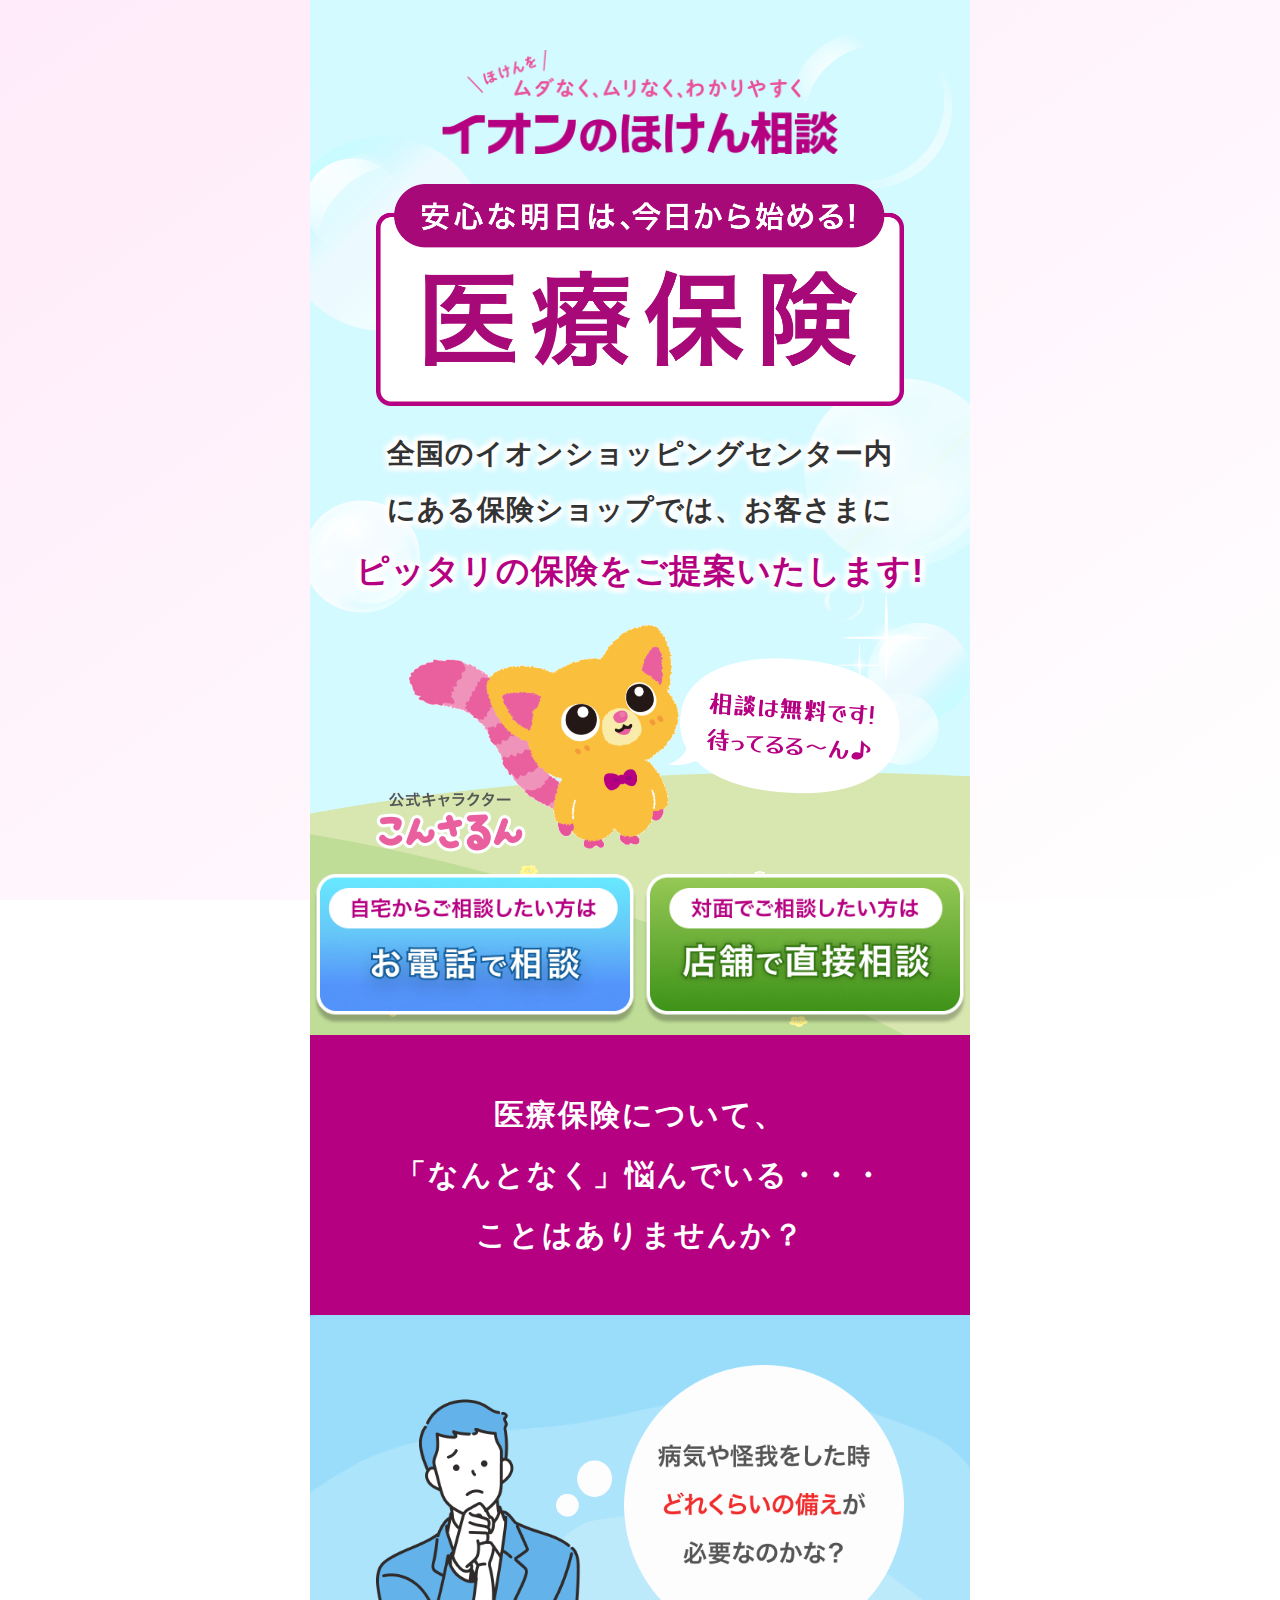
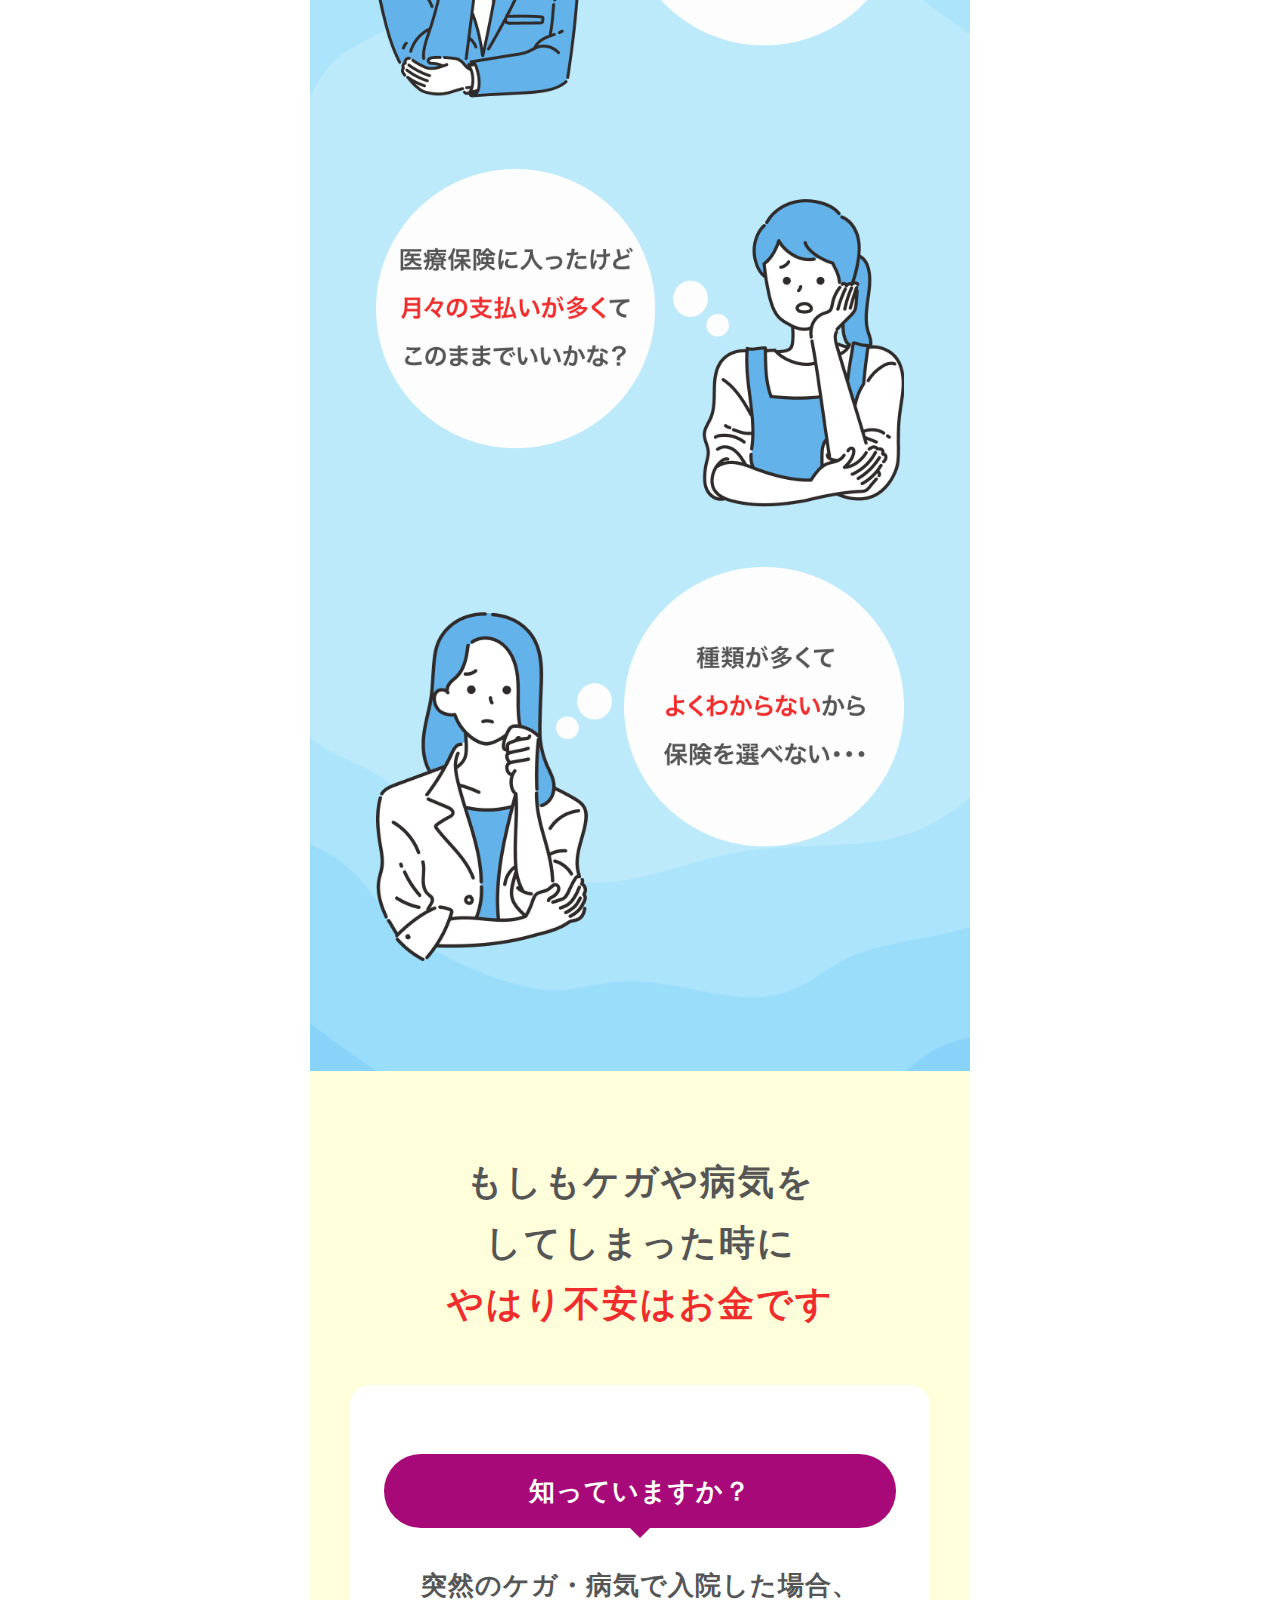
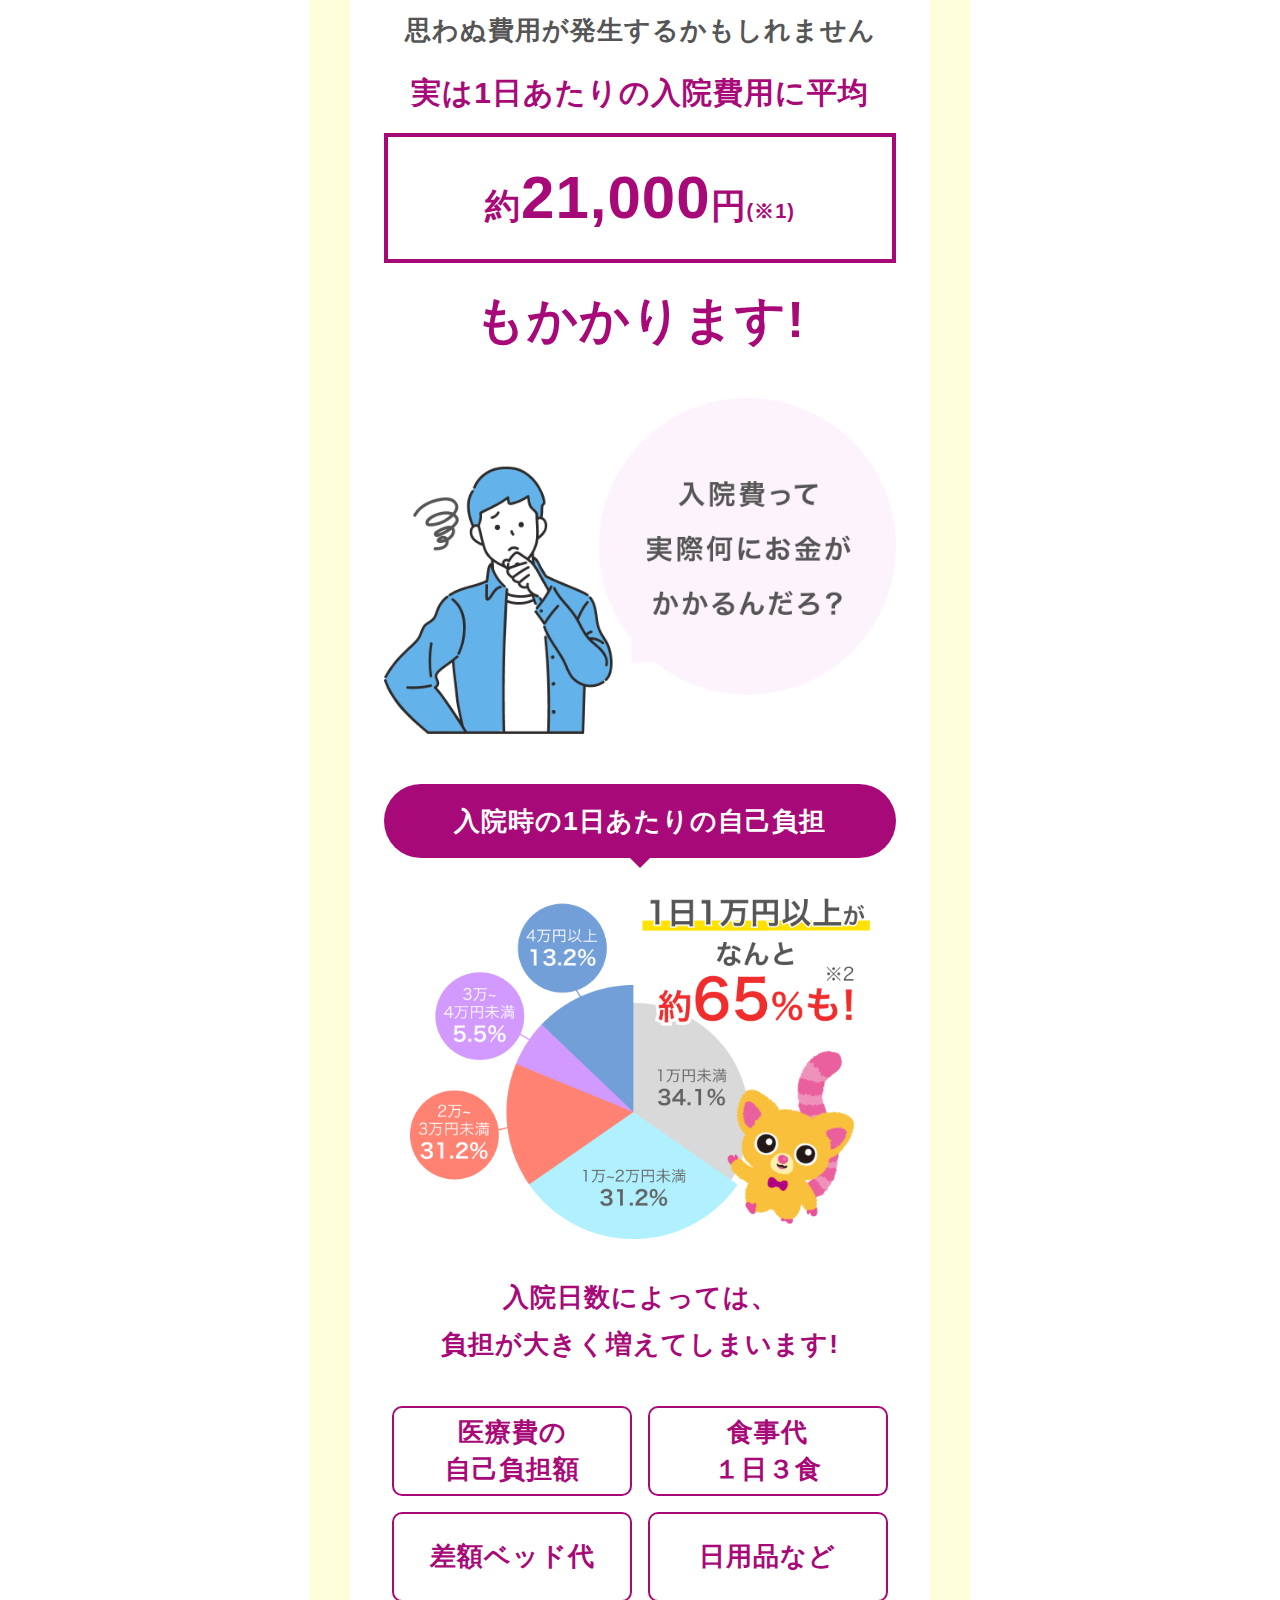
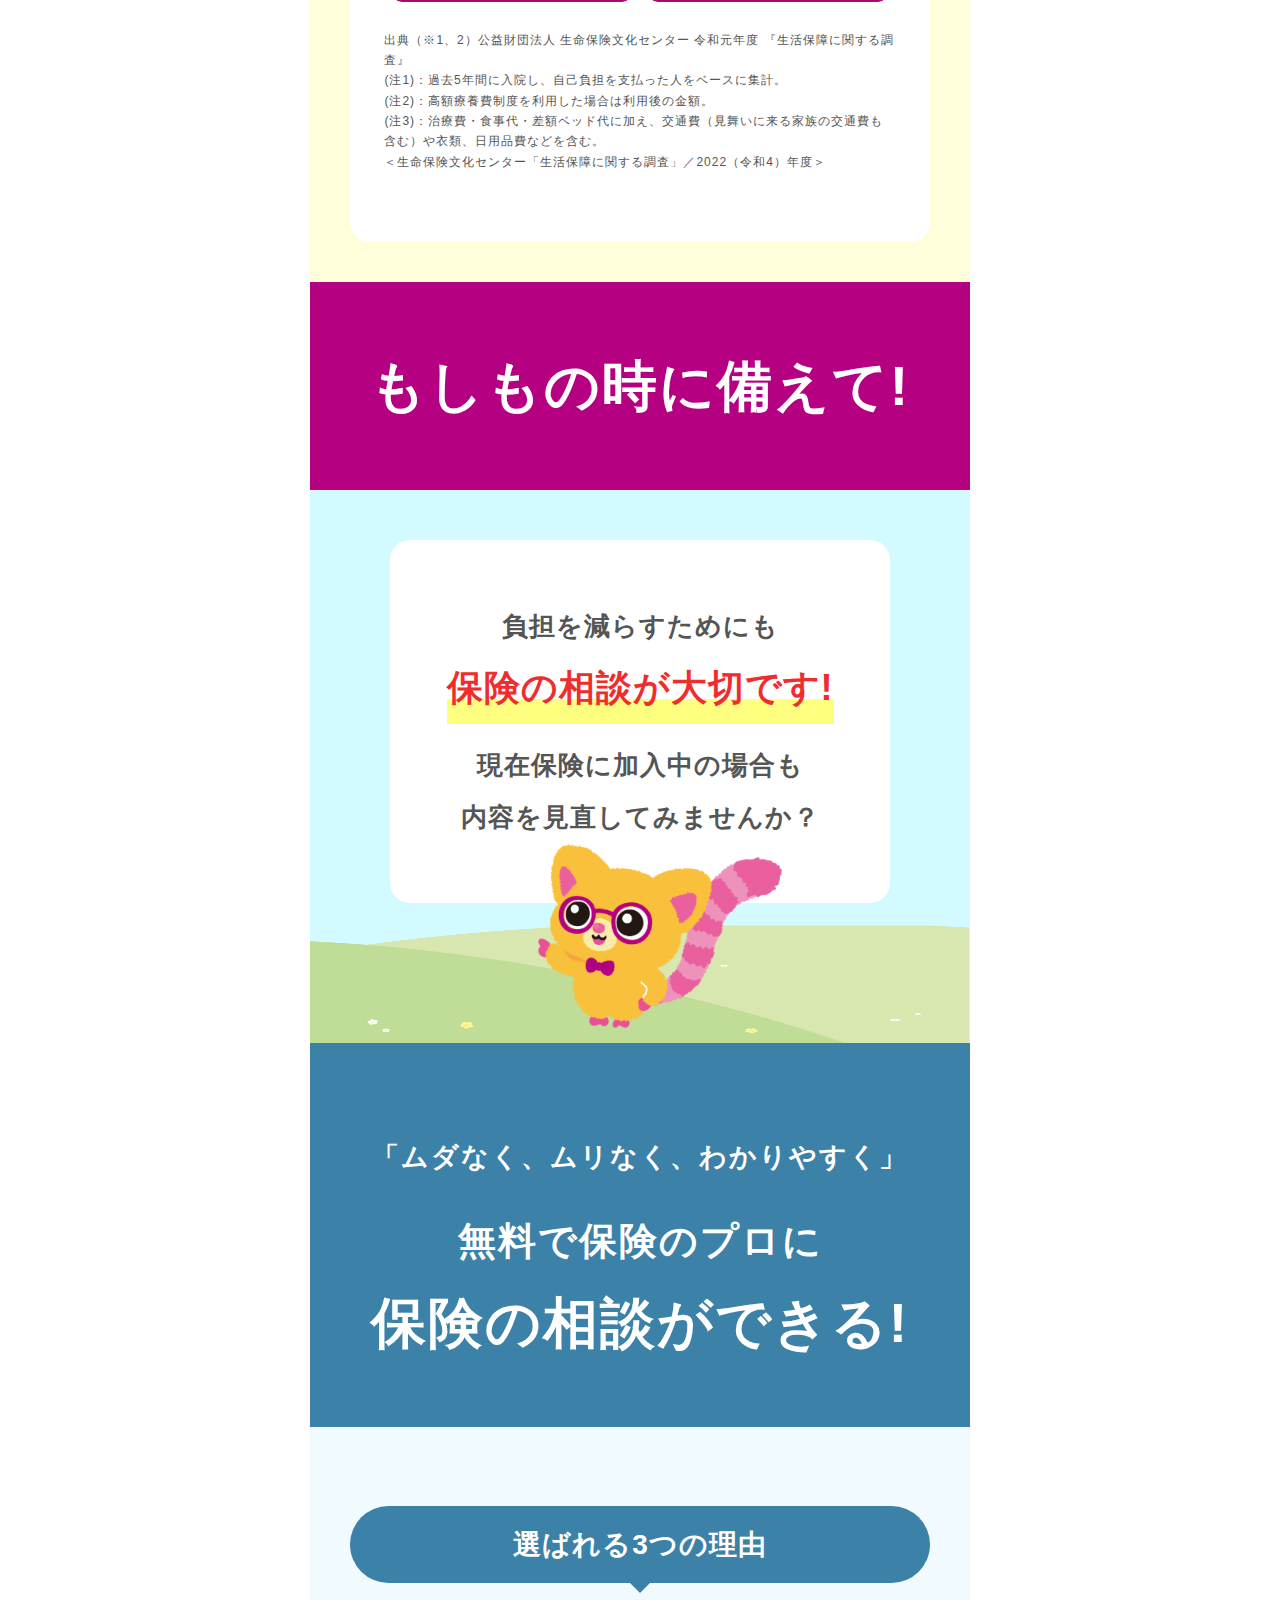
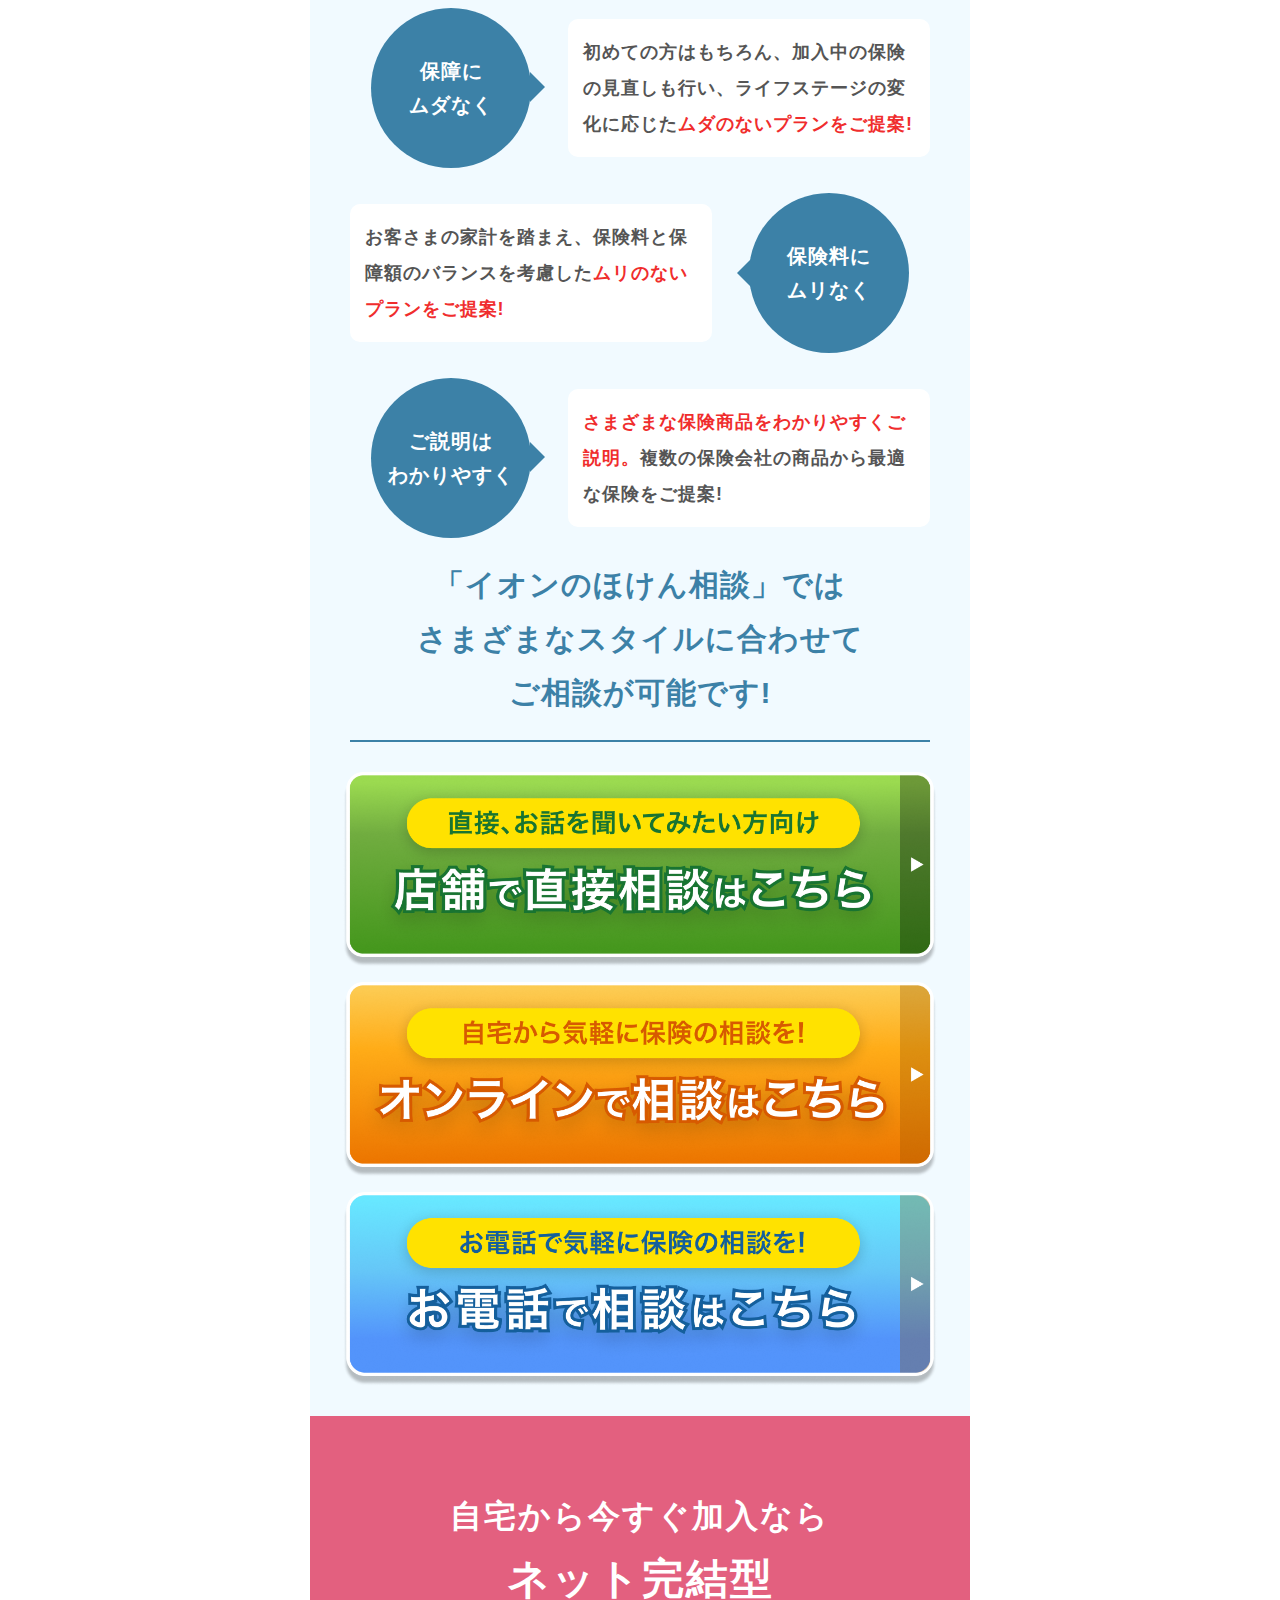
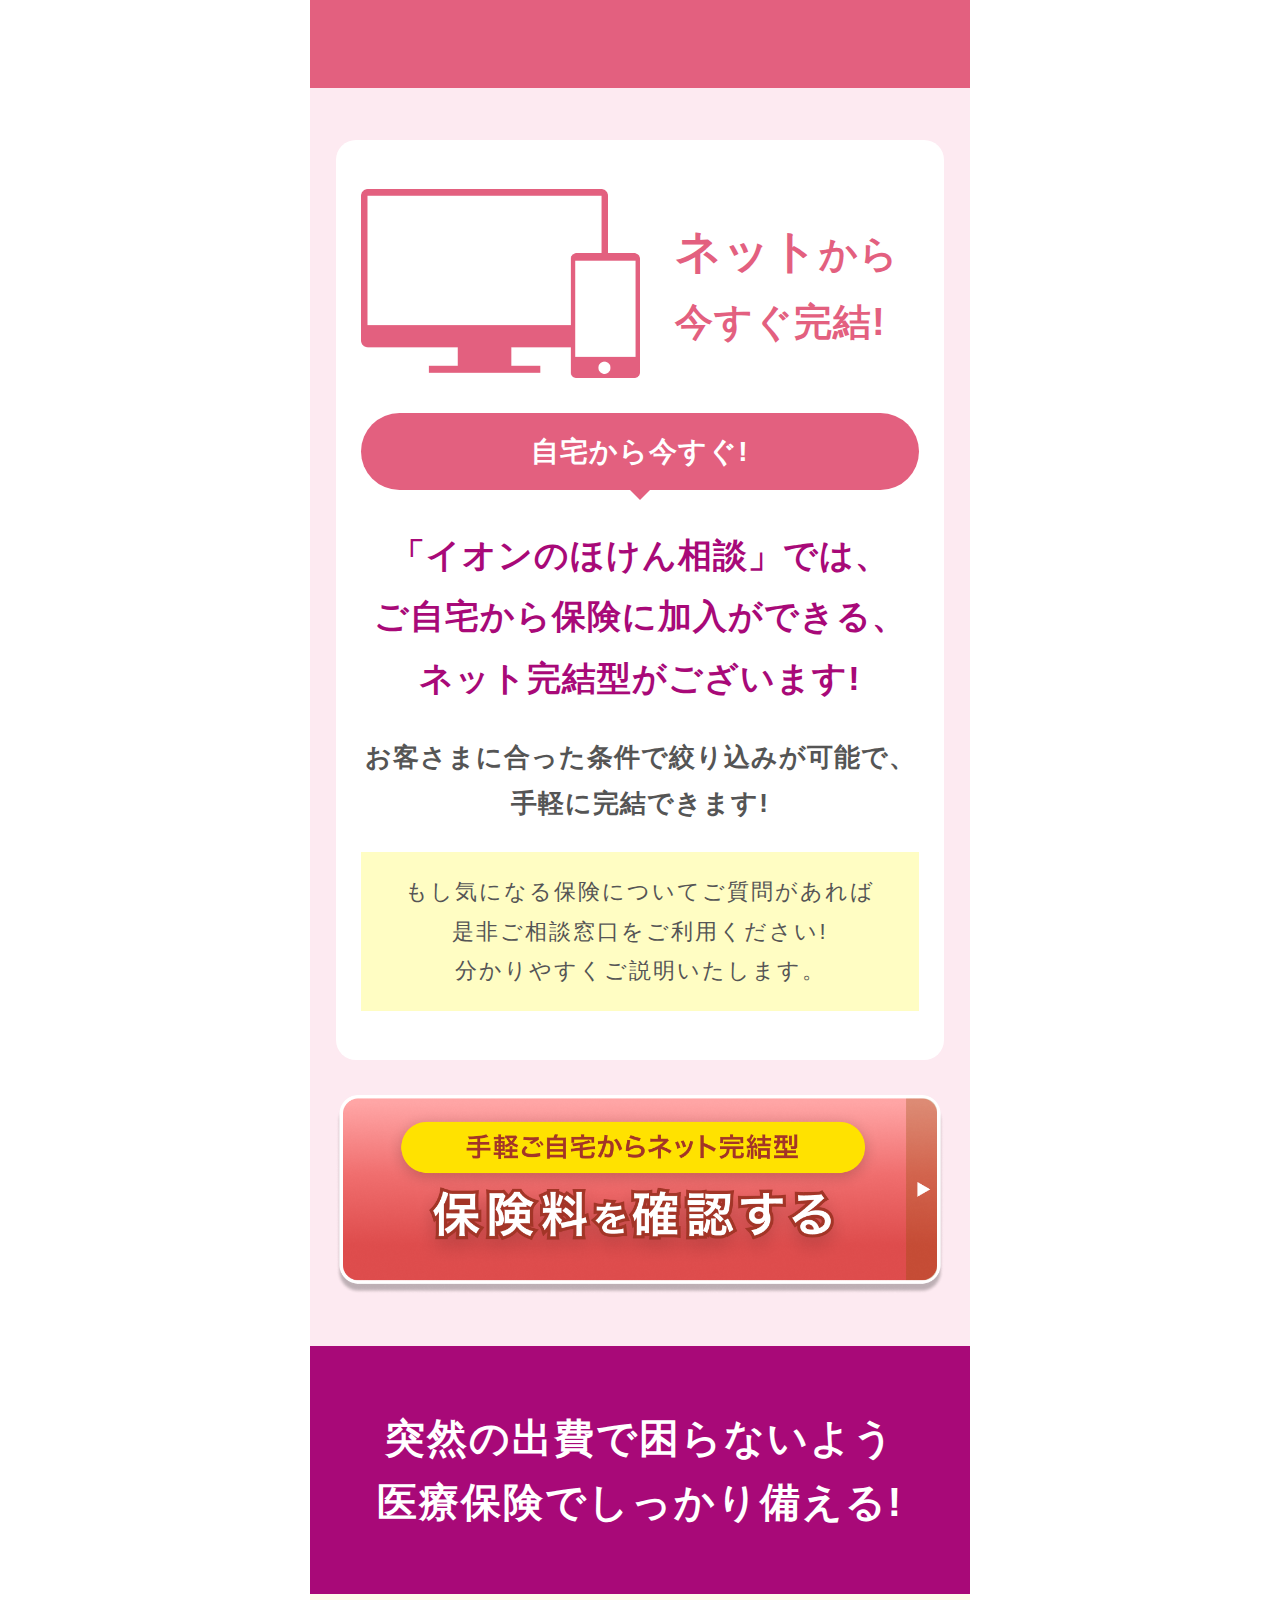
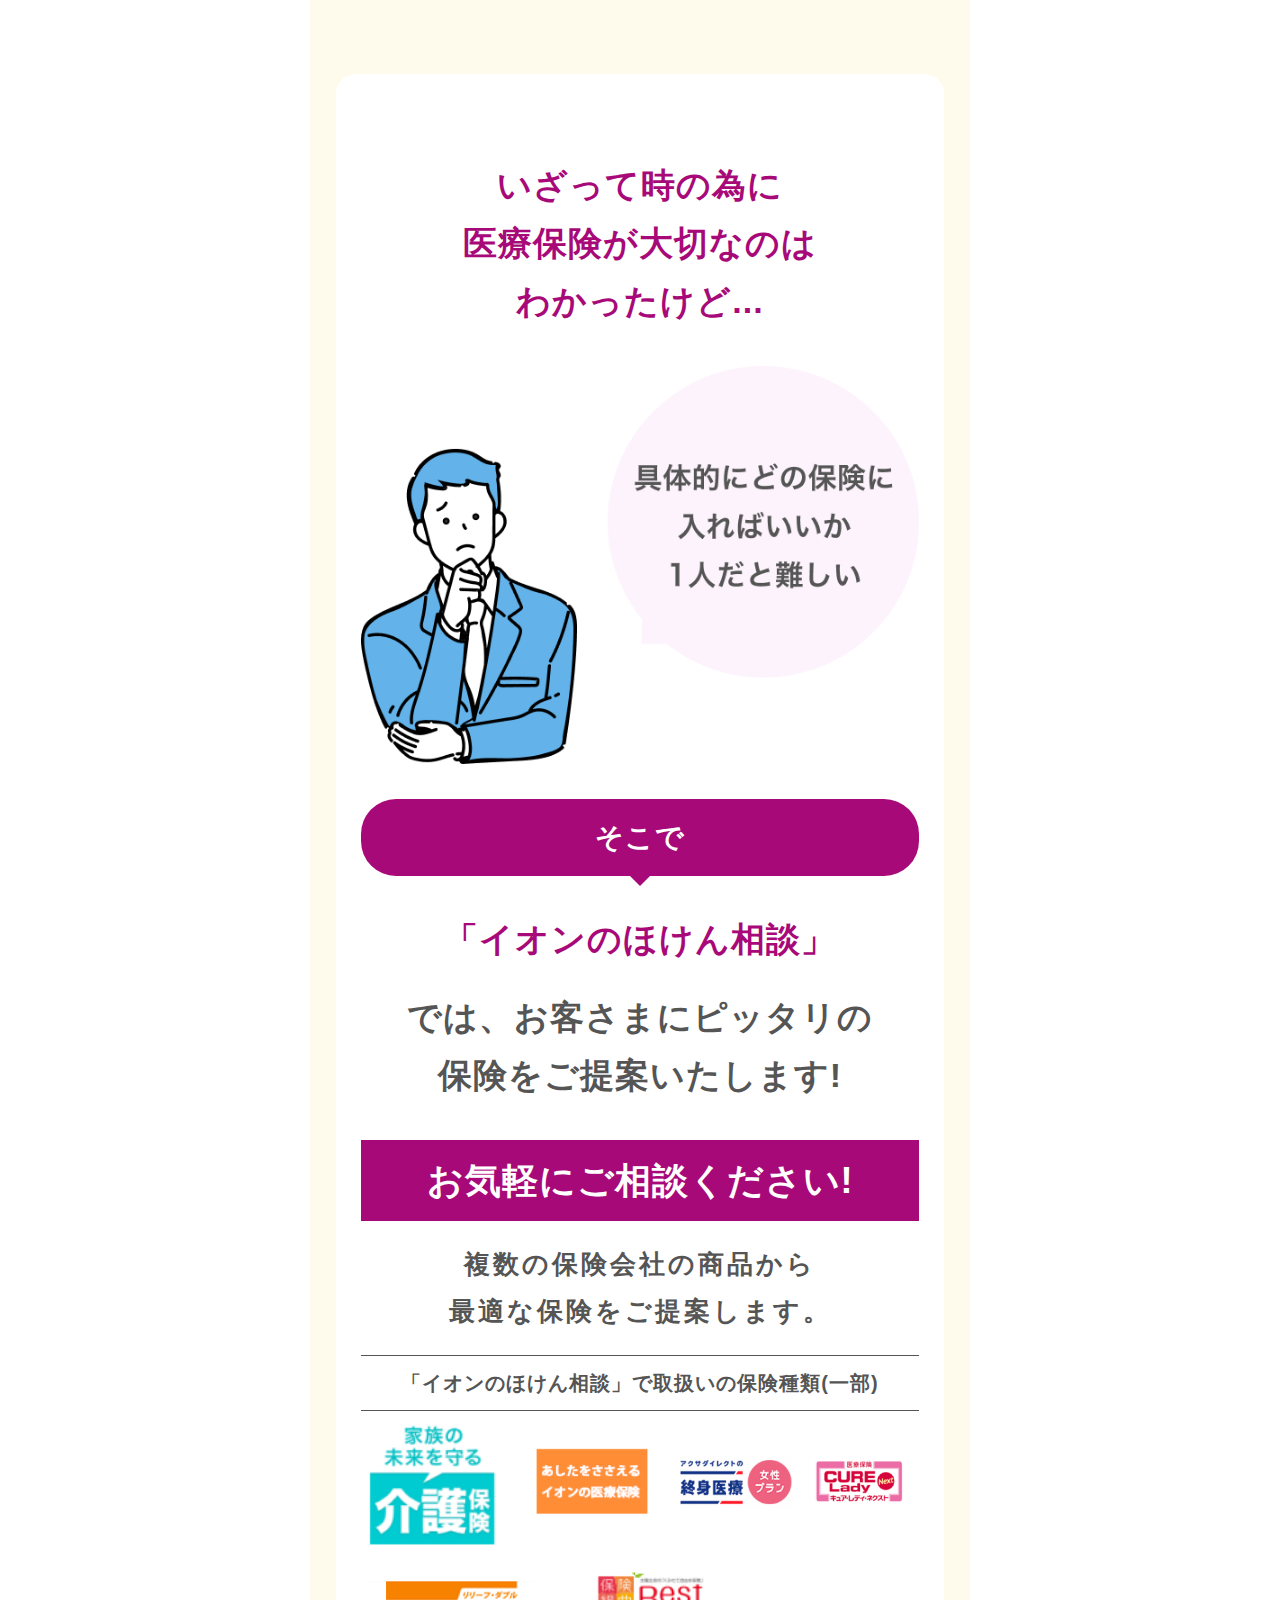
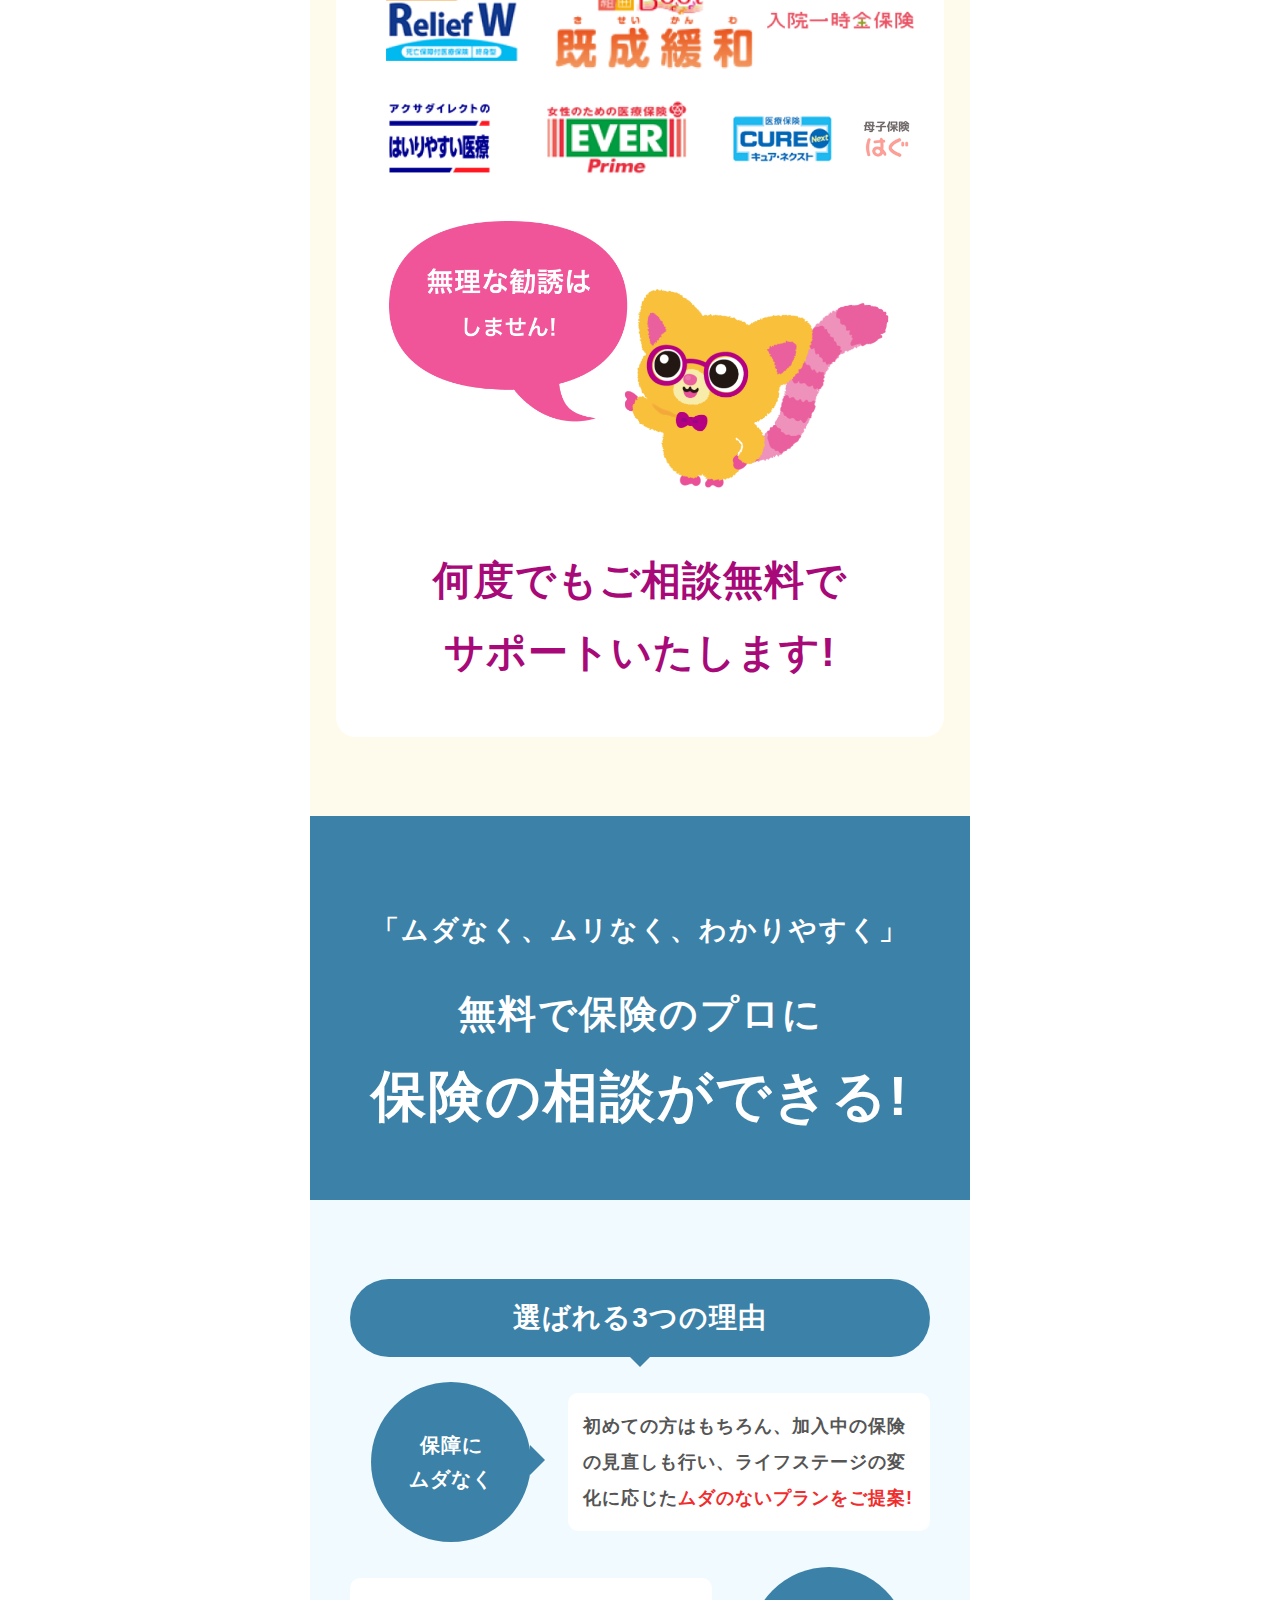
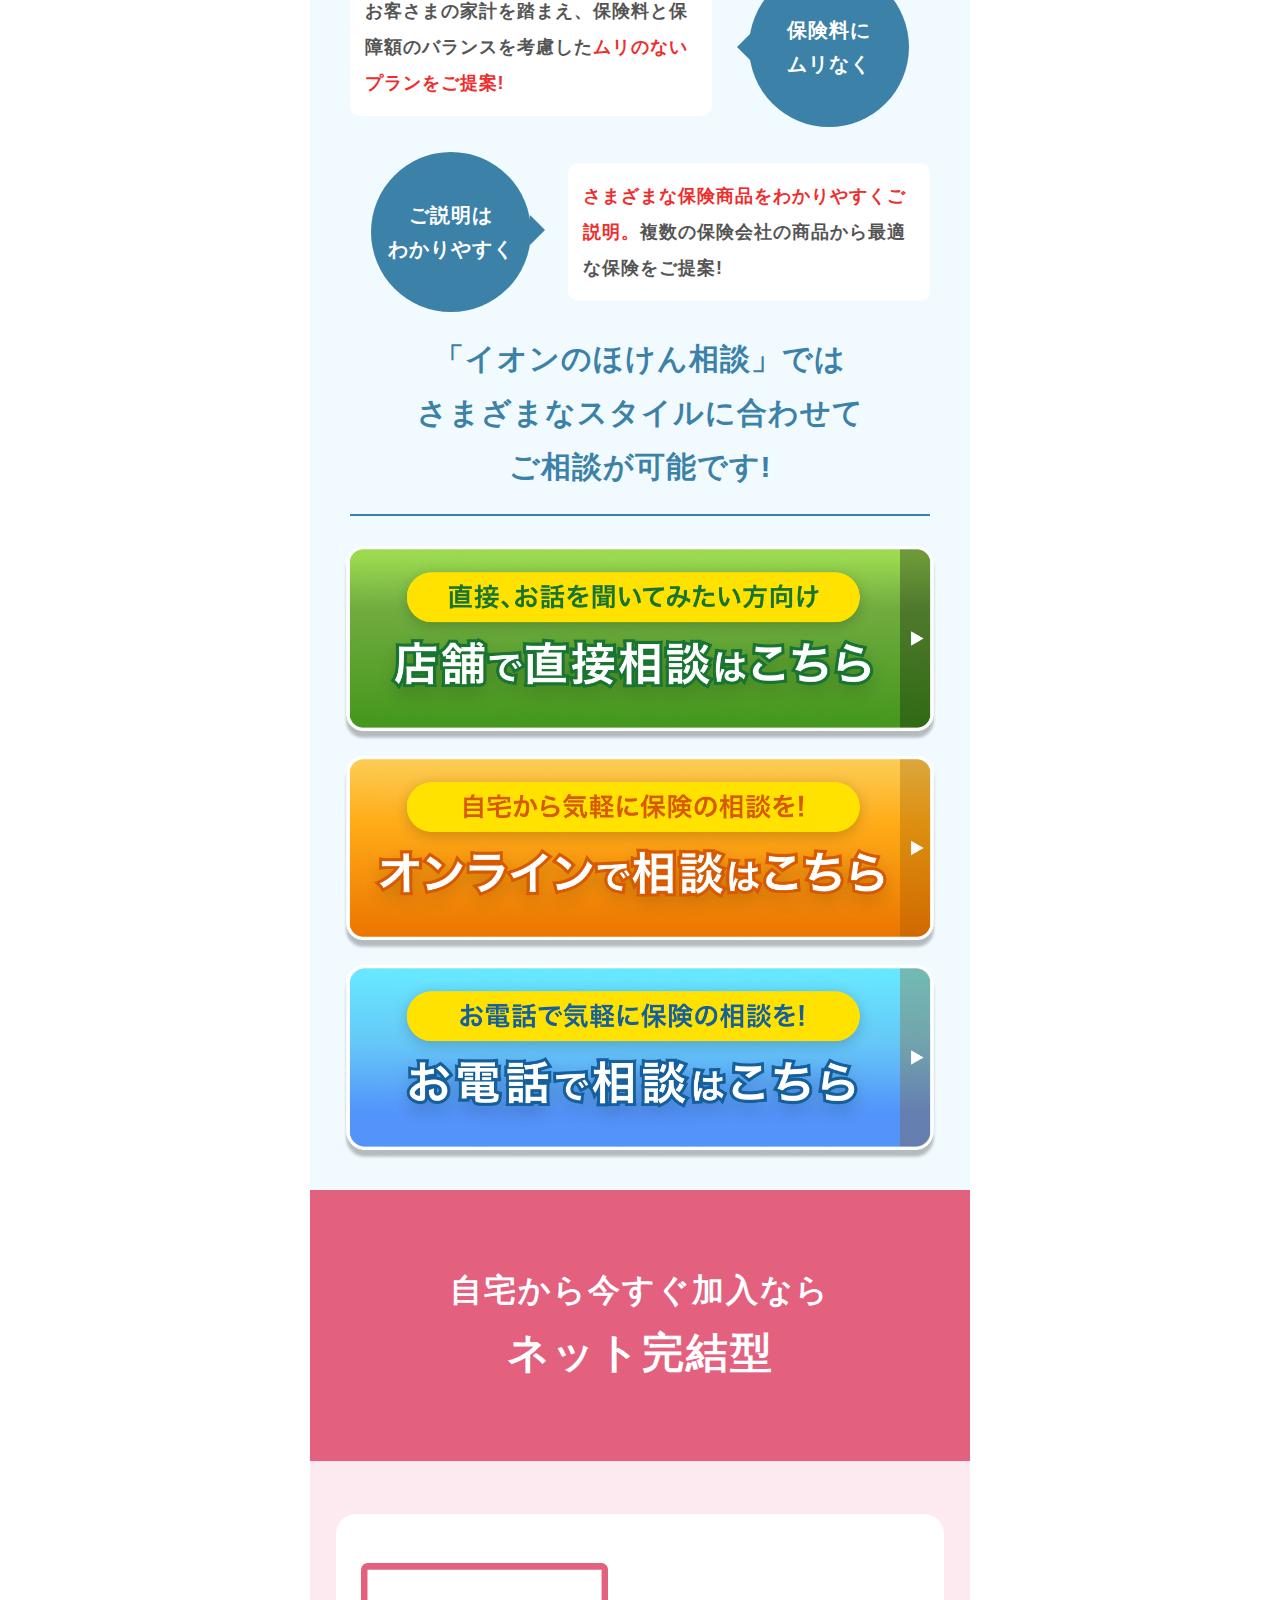
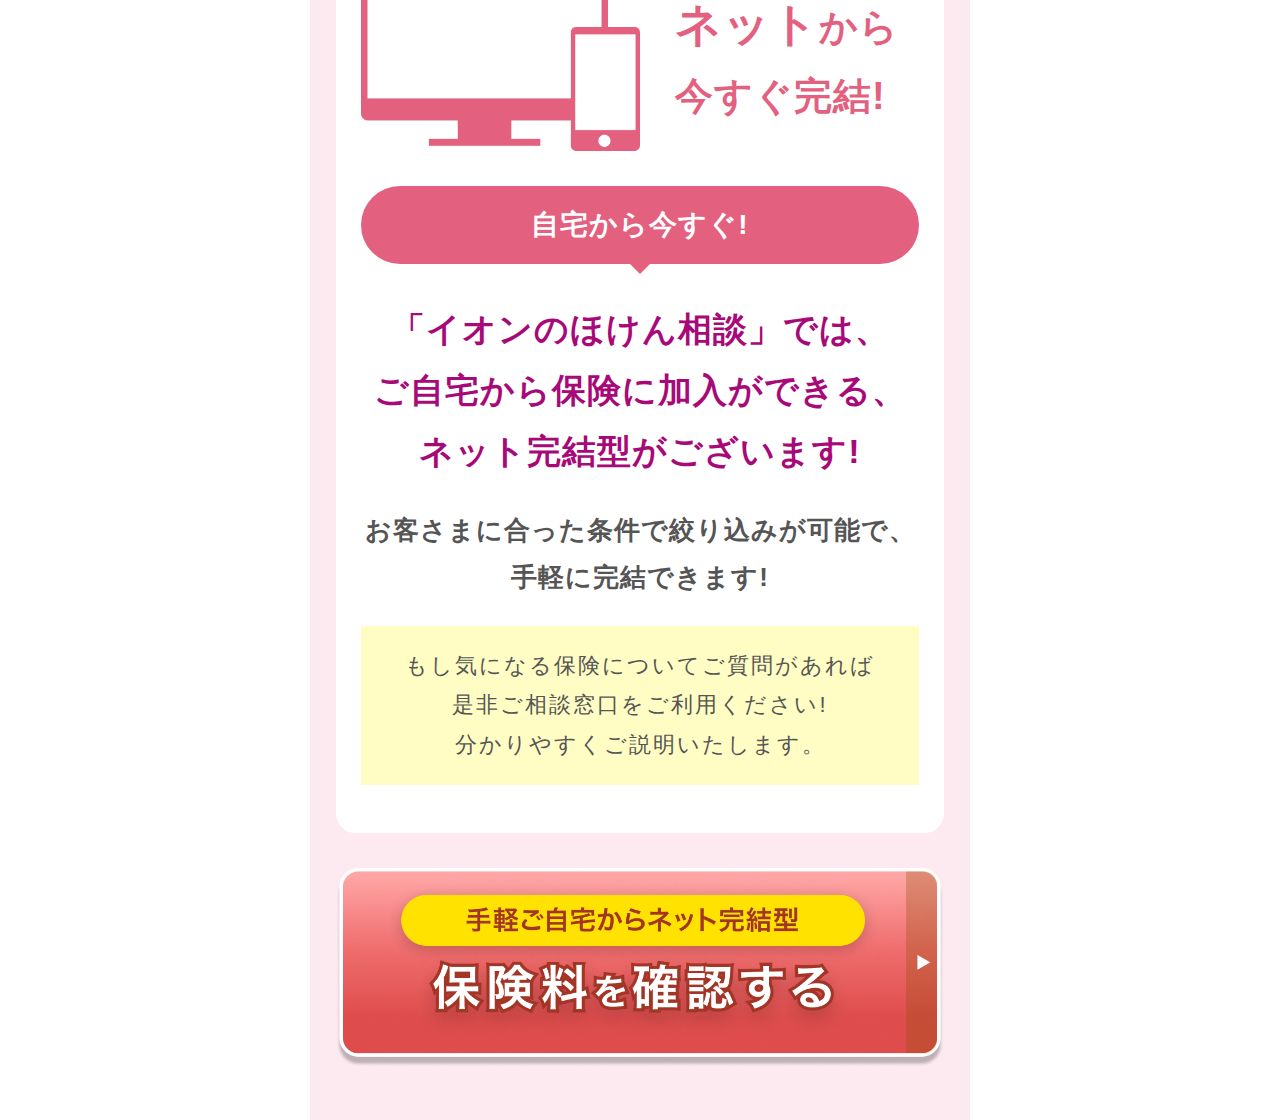
<file: assets-noindex/short-1.html>
<!DOCTYPE html>
<html lang="ja">

<head>
    <!-- Google Tag Manager -->
    <script>(function (w, d, s, l, i) {
            w[l] = w[l] || []; w[l].push({
                'gtm.start':
                    new Date().getTime(), event: 'gtm.js'
            }); var f = d.getElementsByTagName(s)[0],
                j = d.createElement(s), dl = l != 'dataLayer' ? '&l=' + l : ''; j.async = true; j.src =
                    'https://www.googletagmanager.com/gtm.js?id=' + i + dl; f.parentNode.insertBefore(j, f);
        })(window, document, 'script', 'dataLayer', 'GTM-P3GN332');</script>
    <!-- End Google Tag Manager -->

    <meta charset="UTF-8">
    <meta name="robots" content="noindex">
    <meta name="viewport" content="width=device-width">
    <title>イオンのほけん相談</title>
    <meta name="description" content="全国のイオンショッピングセンター内にある保険ショップでは、お客さまにピッタリの保険をご提案いたします!" />
    <meta name="format-detection" content="telephone=no" />
    <meta name="keywords" content="イオン,保険,医療保険,保険相談,相談無料" />
    <meta name="msapplication-square70x70logo" content="./images/fav/site-tile-70x70.png">
    <meta name="msapplication-square150x150logo" content="./images/fav/site-tile-150x150.png">
    <meta name="msapplication-wide310x150logo" content="./images/fav/site-tile-310x150.png">
    <meta name="msapplication-square310x310logo" content="./images/fav/site-tile-310x310.png">
    <meta name="msapplication-TileColor" content="#0078d7">
    <link rel="shortcut icon" type="image/vnd.microsoft.icon" href="./images/fav/favicon.ico">
    <link rel="icon" type="image/vnd.microsoft.icon" href="./images/fav/favicon.ico">
    <link rel="apple-touch-icon" sizes="57x57" href="./images/fav/apple-touch-icon-57x57.png">
    <link rel="apple-touch-icon" sizes="60x60" href="./images/fav/apple-touch-icon-60x60.png">
    <link rel="apple-touch-icon" sizes="72x72" href="./images/fav/apple-touch-icon-72x72.png">
    <link rel="apple-touch-icon" sizes="76x76" href="./images/fav/apple-touch-icon-76x76.png">
    <link rel="apple-touch-icon" sizes="114x114" href="./images/fav/apple-touch-icon-114x114.png">
    <link rel="apple-touch-icon" sizes="120x120" href="./images/fav/apple-touch-icon-120x120.png">
    <link rel="apple-touch-icon" sizes="144x144" href="./images/fav/apple-touch-icon-144x144.png">
    <link rel="apple-touch-icon" sizes="152x152" href="./images/fav/apple-touch-icon-152x152.png">
    <link rel="apple-touch-icon" sizes="180x180" href="./images/fav/apple-touch-icon-180x180.png">
    <link rel="icon" type="image/png" sizes="36x36" href="./images/fav/android-chrome-36x36.png">
    <link rel="icon" type="image/png" sizes="48x48" href="./images/fav/android-chrome-48x48.png">
    <link rel="icon" type="image/png" sizes="72x72" href="./images/fav/android-chrome-72x72.png">
    <link rel="icon" type="image/png" sizes="96x96" href="./images/fav/android-chrome-96x96.png">
    <link rel="icon" type="image/png" sizes="128x128" href="./images/fav/android-chrome-128x128.png">
    <link rel="icon" type="image/png" sizes="144x144" href="./images/fav/android-chrome-144x144.png">
    <link rel="icon" type="image/png" sizes="152x152" href="./images/fav/android-chrome-152x152.png">
    <link rel="icon" type="image/png" sizes="192x192" href="./images/fav/android-chrome-192x192.png">
    <link rel="icon" type="image/png" sizes="256x256" href="./images/fav/android-chrome-256x256.png">
    <link rel="icon" type="image/png" sizes="384x384" href="./images/fav/android-chrome-384x384.png">
    <link rel="icon" type="image/png" sizes="512x512" href="./images/fav/android-chrome-512x512.png">
    <link rel="icon" type="image/png" sizes="36x36" href="./images/fav/icon-36x36.png">
    <link rel="icon" type="image/png" sizes="48x48" href="./images/fav/icon-48x48.png">
    <link rel="icon" type="image/png" sizes="72x72" href="./images/fav/icon-72x72.png">
    <link rel="icon" type="image/png" sizes="96x96" href="./images/fav/icon-96x96.png">
    <link rel="icon" type="image/png" sizes="128x128" href="./images/fav/icon-128x128.png">
    <link rel="icon" type="image/png" sizes="144x144" href="./images/fav/icon-144x144.png">
    <link rel="icon" type="image/png" sizes="152x152" href="./images/fav/icon-152x152.png">
    <link rel="icon" type="image/png" sizes="160x160" href="./images/fav/icon-160x160.png">
    <link rel="icon" type="image/png" sizes="192x192" href="./images/fav/icon-192x192.png">
    <link rel="icon" type="image/png" sizes="196x196" href="./images/fav/icon-196x196.png">
    <link rel="icon" type="image/png" sizes="256x256" href="./images/fav/icon-256x256.png">
    <link rel="icon" type="image/png" sizes="384x384" href="./images/fav/icon-384x384.png">
    <link rel="icon" type="image/png" sizes="512x512" href="./images/fav/icon-512x512.png">
    <link rel="icon" type="image/png" sizes="16x16" href="./images/fav/icon-16x16.png">
    <link rel="icon" type="image/png" sizes="24x24" href="./images/fav/icon-24x24.png">
    <link rel="icon" type="image/png" sizes="32x32" href="./images/fav/icon-32x32.png">
    <link rel="manifest" href="./images/fav/manifest.json">
    <meta property="og:site_name" content="イオンのほけん相談" />
    <meta property="og:url" content="https://www.hokenmarket.net/ad/medical/index.html" />
    <meta property="”og:image”" content="./images/og.png" />

    <link rel="stylesheet" href="./style.css">
</head>

<body>
    <script type="text/javascript" src="//ff-tg.com/itpx/lptag.js"></script>
    <!-- Google Tag Manager (noscript) -->
    <noscript><iframe src="https://www.googletagmanager.com/ns.html?id=GTM-P3GN332" height="0" width="0" style="display:none;visibility:hidden"></iframe></noscript>
    <!-- End Google Tag Manager (noscript) -->
    <main>
        <section id="contents_fv" class="fv-area">
            <div class="container">
                <div>
                    <img src="./images/logo.png" class="logo" alt="イオンのほけん相談">
                </div>
                <div>
                    <img src="./images/fv-img.png" class="fv-img" alt="安心な明日は、今日から始める!医療保険">
                </div>
                <p>
                    全国のイオンショッピングセンター内<br>
                    にある保険ショップでは、お客さまに<br>
                    <span>ピッタリの保険をご提案いたします!</span>
                </p>
                <div>
                    <img src="./images/fv-icon.png" class="fv-icon" alt="こんさるん">
                </div>
                <div class="flex">
                    <div>
                        <a href="https://www.hokenmarket.net/shop/denwa.html">
                            <img src="./images/btn-img-b.png" class="btn-img" alt="お電話で相談はこちら">
                        </a>
                    </div>
                    <div>
                        <a href="https://www.hokenmarket.net/shop/">
                            <img src="./images/btn-img-g.png" class="btn-img" alt="店舗で直接相談はこちら">
                        </a>
                    </div>
                </div>

            </div>
        </section>

        <section id="contents_trouble" class="trouble-area">
            <div class="head">
                <div class="container">
                    <h2>
                        医療保険について、<br>
                        「なんとなく」悩んでいる・・・<br>
                        ことはありませんか？
                    </h2>
                </div>
            </div>
            <div class="contents">
                <div class="container">
                    <div class="flex trouble-icon-1">
                        <div class="trouble-icon-character">
                            <img src="./images/trouble-icon.png" class="trouble-icon" alt="病気や怪我をした時どれくらいの備えが必要なのかな？">
                        </div>
                    </div>
                    <div class="flex reverse trouble-icon-2">
                        <div class="trouble-icon-character">
                            <img src="./images/trouble-icon-2.png" class="trouble-icon" alt="医療保険に入ったけど月々の支払いが多くてこのままでいいかな？">
                        </div>
                    </div>
                    <div class="flex trouble-icon-3">
                        <div class="trouble-icon-character">
                            <img src="./images/trouble-icon-3.png" class="trouble-icon" alt="種類が多くてよくわからないから保険を選べない">
                        </div>
                    </div>
                </div>
            </div>
        </section>

        <section id="contents_cost" class="cost-area">
            <div class="container">
                <h2>
                    もしもケガや病気を<br>
                    してしまった時に<br>
                    <span>やはり不安はお金です</span>
                </h2>
                <div class="contents">
                    <div class="container">
                        <div class="content knowledge">
                            <h3>知っていますか？</h3>
                            <p>
                                突然のケガ・病気で入院した場合、<br>
                                思わぬ費用が発生するかもしれません
                            </p>
                            <div class="average-cost">
                                実は1日あたりの入院費用に平均
                                <div class="card">
                                    <span>約</span>21,000<span>円</span><span class="annotation">(※1)</span>
                                </div>
                                <span class="average-cost-text">もかかります!</span>
                            </div>
                            <div class="flex">
                                <div>
                                    <img src="./images/cost-icon.png" class="cost-icon" alt="入院費って実際何にお金がかかるんだろう？">
                                </div>
                            </div>
                        </div>
                        <div class="content daily-cost">
                            <h3>入院時の1日あたりの自己負担</h3>
                            <div>
                                <img src="./images/daily-cost-img.png" class="daily-cost-img" alt="1日1万円以上がなんと約65%も！">
                            </div>
                            <p>
                                入院日数によっては、<br>
                                負担が大きく増えてしまいます!
                            </p>
                            <div class="flex">
                                <div>
                                    医療費の<br>
                                    自己負担額
                                </div>
                                <div>
                                    食事代<br>
                                    １日３食
                                </div>
                                <div>
                                    差額ベッド代
                                </div>
                                <div>
                                    日用品など
                                </div>
                            </div>
                            <p>
                                出典（※1、2）公益財団法人 生命保険文化センター 令和元年度 『生活保障に関する調査』<br>
                                (注1)：過去5年間に入院し、自己負担を支払った人をベースに集計。<br>
                                (注2)：高額療養費制度を利用した場合は利用後の金額。<br>
                                (注3)：治療費・食事代・差額ベッド代に加え、交通費（見舞いに来る家族の交通費も含む）や衣類、日用品費などを含む。<br>
                                ＜生命保険文化センター「生活保障に関する調査」／2022（令和4）年度＞
                            </p>
                        </div>
                    </div>
                </div>
            </div>
        </section>

        <section id="contents_consultation" class="consultation-area">
            <div class="head">
                <div class="container">
                    <h2>
                        もしもの時に備えて!
                    </h2>
                </div>
            </div>
            <div class="contents">
                <p>
                    負担を減らすためにも<br>
                    <span>保険の相談が大切です!</span><br>
                    現在保険に加入中の場合も<br>
                    内容を見直してみませんか？
                </p>
                <div class="consultation-character">
                    <img src="./images/consulting-icon.png" class="consulting-icon" alt="こんさるん">
                </div>
            </div>
        </section>


        <section id="contents_reason_1" class="reason-area">
            <div class="head">
                <div class="container">
                    <h2>
                        「ムダなく、ムリなく、わかりやすく」<br>
                        <span>無料で保険のプロに</span><br>
                        保険の相談ができる!
                    </h2>
                </div>
            </div>
            <div class="contents">
                <div class="container">
                    <h3>選ばれる3つの理由</h3>
                    <div class="flex">
                        <div>
                            <div>
                                保障に<br>
                                ムダなく
                            </div>
                        </div>
                        <div>
                            <div>
                                初めての方はもちろん、加入中の保険の見直しも行い、ライフステージの変化に応じた<span>ムダのないプランをご提案!</span>
                            </div>
                        </div>
                    </div>
                    <div class="flex reverse">
                        <div>
                            <div>
                                保険料に<br>
                                ムリなく
                            </div>
                        </div>
                        <div>
                            <div>
                                お客さまの家計を踏まえ、保険料と保障額のバランスを考慮した<span>ムリのないプランをご提案!</span>
                            </div>
                        </div>
                    </div>
                    <div class="flex">
                        <div>
                            <div>
                                ご説明は<br>
                                わかりやすく
                            </div>
                        </div>
                        <div>
                            <div>
                                <span>さまざまな保険商品をわかりやすくご説明。</span>複数の保険会社の商品から最適な保険をご提案!
                            </div>
                        </div>
                    </div>
                    <p>
                        「イオンのほけん相談」では<br>
                        さまざまなスタイルに合わせて<br>
                        ご相談が可能です!
                    </p>
                </div>
            </div>
        </section>

        <section id="contents_cta_1" class="cta-area">
            <div class="container">
                <div>
                    <a href="https://www.hokenmarket.net/shop/">
                        <img src="./images/cta-btn-img-g.png" class="cta-btn-img" alt="店舗で直接相談はこちら">
                    </a>
                </div>
                <div>
                    <a href="https://www.hokenmarket.net/shop/onlineten.html">
                        <img src="./images/cta-btn-img-o.png" class="cta-btn-img" alt="オンラインで相談はこちら">
                    </a>
                </div>
                <div>
                    <a href="https://www.hokenmarket.net/shop/denwa.html">
                        <img src="./images/cta-btn-img-b.png" class="cta-btn-img" alt="お電話で相談はこちら">
                    </a>
                </div>
            </div>
        </section>

        <section id="contents_online-application-1" class="online-application-area">
            <div class="head">
                <div class="container">
                    <h2>
                        自宅から今すぐ加入なら<br>
                        <span>ネット完結型</span>
                    </h2>
                </div>
            </div>
            <div class="contents">
                <div class="content">
                    <div class="container">
                        <div class="flex">
                            <div>
                                <img src="./images/online-application-area-icon.png" class="online-application-area-icon" alt="ネットから今すぐ完結!">
                            </div>
                            <div>
                                <span>ネット</span>から<br>
                                今すぐ完結!
                            </div>
                        </div>
                        <h3>自宅から今すぐ!</h3>
                        <p>
                            「イオンのほけん相談」では、<br>
                            ご自宅から保険に加入ができる、<br>
                            ネット完結型がございます!<br>
                            <span>
                                お客さまに合った条件で絞り込みが可能で、<br>
                                手軽に完結できます!
                            </span>
                        </p>
                        <div class="desc">
                            もし気になる保険についてご質問があれば<br>
                            是非ご相談窓口をご利用ください!<br>
                            分かりやすくご説明いたします。
                        </div>
                    </div>
                </div>
                <div>
                    <a href="https://www.hokenmarket.net/estimate/">
                        <img src="./images/cta-btn-img-r.png" class="cta-btn-img-r" alt="保険料を確認する">
                    </a>
                </div>
            </div>
        </section>

        <section id="contents_support" class="support-area">
            <div class="head">
                <div class="container">
                    <h2>
                        突然の出費で困らないよう<br>
                        医療保険でしっかり備える!
                    </h2>
                </div>
            </div>
            <div class="contents">
                <div class="content">
                    <div class="container">
                        <p>
                            いざって時の為に<br>
                            医療保険が大切なのは<br>
                            わかったけど...
                        </p>
                        <div class="flex">
                            <div>
                                <img src="./images/support-area-icon.png" class="support-area-icon" alt="具体的にどの保険に入ればいいか1人だと難しい">
                            </div>
                        </div>
                        <h3>そこで</h3>
                        <p>
                            「イオンのほけん相談」
                            <span>
                                では、お客さまにピッタリの<br>
                                保険をご提案いたします!
                            </span>
                        </p>
                        <div class="types">
                            <div class="title">お気軽にご相談ください!</div>
                            <p>
                                複数の保険会社の商品から<br>
                                最適な保険をご提案します。
                            </p>
                            <h3>
                                「イオンのほけん相談」で取扱いの保険種類​(一部)
                            </h3>
                            <div class="flex">
                                <div>
                                    <img src="./images/type-logo.png" class="type-logo" alt="家族の未来を守る介護保険">
                                </div>
                                <div>
                                    <img src="./images/type-logo-2.png" class="type-logo" alt="あしたをささえるイオンの医療保険">
                                </div>
                                <div>
                                    <img src="./images/type-logo-3.png" class="type-logo" alt="アクサダイレクトの終身医療">
                                </div>
                                <div>
                                    <img src="./images/type-logo-4.png" class="type-logo" alt="キュア・レディ・ネクスト">
                                </div>
                            </div>
                            <div class="flex">
                                <div>
                                    <img src="./images/type-logo-5.png" class="type-logo" alt="Relief W">
                                </div>
                                <div>
                                    <img src="./images/type-logo-6.png" class="type-logo" alt="保健組曲BEST">
                                </div>
                                <div>
                                    <img src="./images/type-logo-7.png" class="type-logo" alt="入院一時金保険">
                                </div>
                            </div>
                            <div class="flex">
                                <div>
                                    <img src="./images/type-logo-8.png" class="type-logo" alt="アクサダイレクト">
                                </div>
                                <div>
                                    <img src="./images/type-logo-9.png" class="type-logo" alt="EVER Prime">
                                </div>
                                <div>
                                    <img src="./images/type-logo-10.png" class="type-logo" alt="キュアネクスト">
                                </div>
                                <div>
                                    <img src="./images/type-logo-11.png" class="type-logo" alt="母子保健はぐ">
                                </div>
                            </div>
                            <div>
                                <img src="./images/support-area-icon-2.png" class="support-area-icon-2" alt="無理な勧誘はいたしません！">
                                <p>
                                    何度でもご相談無料で<br>
                                    サポートいたします!
                                </p>
                            </div>
                        </div>

                    </div>
                </div>
            </div>
        </section>

        <section id="contents_reason_2" class="reason-area">
            <div class="head">
                <div class="container">
                    <h2>
                        「ムダなく、ムリなく、わかりやすく」<br>
                        <span>無料で保険のプロに</span><br>
                        保険の相談ができる!
                    </h2>
                </div>
            </div>
            <div class="contents">
                <div class="container">
                    <h3>選ばれる3つの理由</h3>
                    <div class="flex">
                        <div>
                            <div>
                                保障に<br>
                                ムダなく
                            </div>
                        </div>
                        <div>
                            <div>
                                初めての方はもちろん、加入中の保険の見直しも行い、ライフステージの変化に応じた<span>ムダのないプランをご提案!</span>
                            </div>
                        </div>
                    </div>
                    <div class="flex reverse">
                        <div>
                            <div>
                                保険料に<br>
                                ムリなく
                            </div>
                        </div>
                        <div>
                            <div>
                                お客さまの家計を踏まえ、保険料と保障額のバランスを考慮した<span>ムリのないプランをご提案!</span>
                            </div>
                        </div>
                    </div>
                    <div class="flex">
                        <div>
                            <div>
                                ご説明は<br>
                                わかりやすく
                            </div>
                        </div>
                        <div>
                            <div>
                                <span>さまざまな保険商品をわかりやすくご説明。</span>複数の保険会社の商品から最適な保険をご提案!
                            </div>
                        </div>
                    </div>
                    <p>
                        「イオンのほけん相談」では<br>
                        さまざまなスタイルに合わせて<br>
                        ご相談が可能です!
                    </p>
                </div>
            </div>
        </section>

        <section id="contents_cta-3" class="cta-area">
            <div class="container">
                <div>
                    <a href="https://www.hokenmarket.net/shop/">
                        <img src="./images/cta-btn-img-g.png" class="cta-btn-img" alt="店舗で直接相談はこちら">
                    </a>
                </div>
                <div>
                    <a href="https://www.hokenmarket.net/shop/onlineten.html">
                        <img src="./images/cta-btn-img-o.png" class="cta-btn-img" alt="オンラインで相談はこちら">
                    </a>
                </div>
                <div>
                    <a href="https://www.hokenmarket.net/shop/denwa.html">
                        <img src="./images/cta-btn-img-b.png" class="cta-btn-img" alt="お電話で相談はこちら">
                    </a>
                </div>
            </div>
        </section>

        <section id="contents_online-application-2" class="online-application-area">
            <div class="head">
                <div class="container">
                    <h2>
                        自宅から今すぐ加入なら<br>
                        <span>ネット完結型</span>
                    </h2>
                </div>
            </div>
            <div class="contents">
                <div class="content">
                    <div class="container">
                        <div class="flex">
                            <div>
                                <img src="./images/online-application-area-icon.png" class="online-application-area-icon" alt="ネットから今すぐ完結!">
                            </div>
                            <div>
                                <span>ネット</span>から<br>
                                今すぐ完結!
                            </div>
                        </div>
                        <h3>自宅から今すぐ!</h3>
                        <p>
                            「イオンのほけん相談」では、<br>
                            ご自宅から保険に加入ができる、<br>
                            ネット完結型がございます!<br>
                            <span>
                                お客さまに合った条件で絞り込みが可能で、<br>
                                手軽に完結できます!
                            </span>
                        </p>
                        <div class="desc">
                            もし気になる保険についてご質問があれば<br>
                            是非ご相談窓口をご利用ください!<br>
                            分かりやすくご説明いたします。
                        </div>
                    </div>
                </div>
                <div>
                    <a href="https://www.hokenmarket.net/estimate/">
                        <img src="./images/cta-btn-img-r.png" class="cta-btn-img-r" alt="保険料を確認する">
                    </a>
                </div>
            </div>
        </section>

    </main>

</body>

</html>
</file>
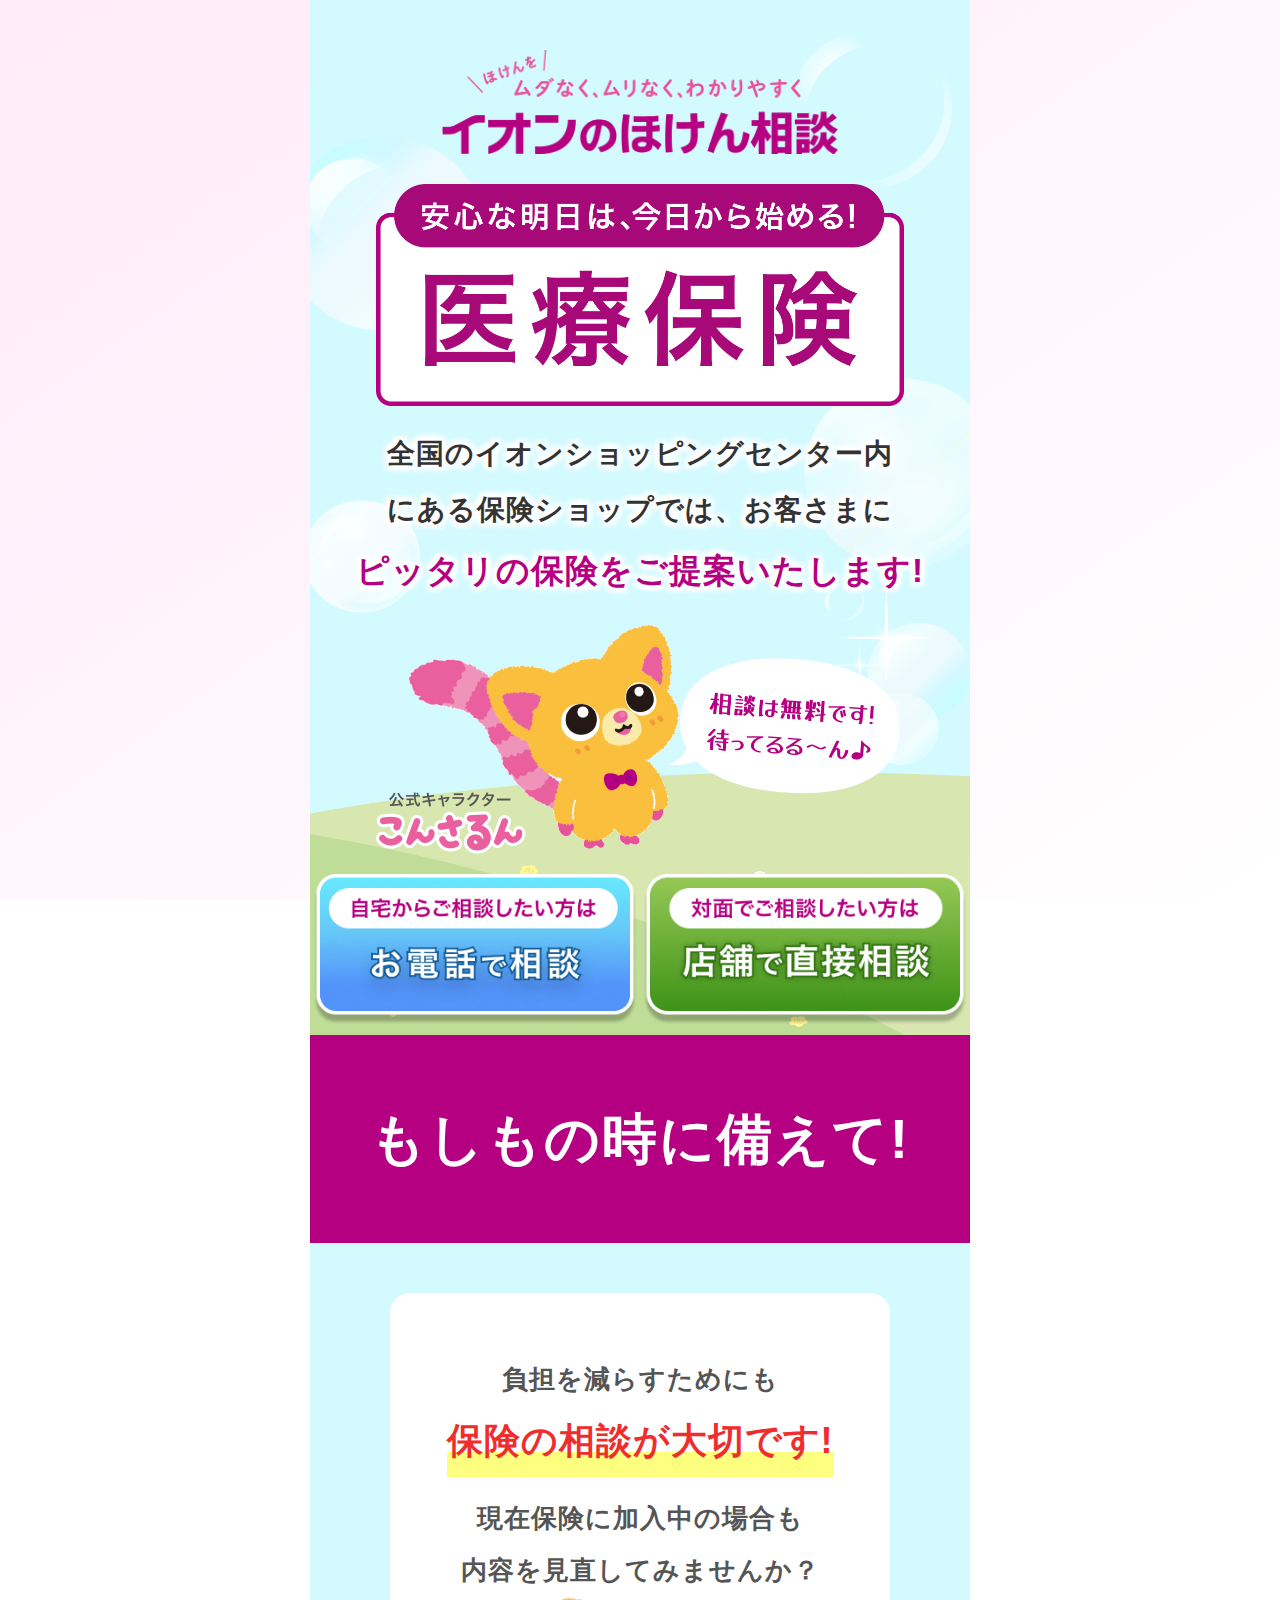
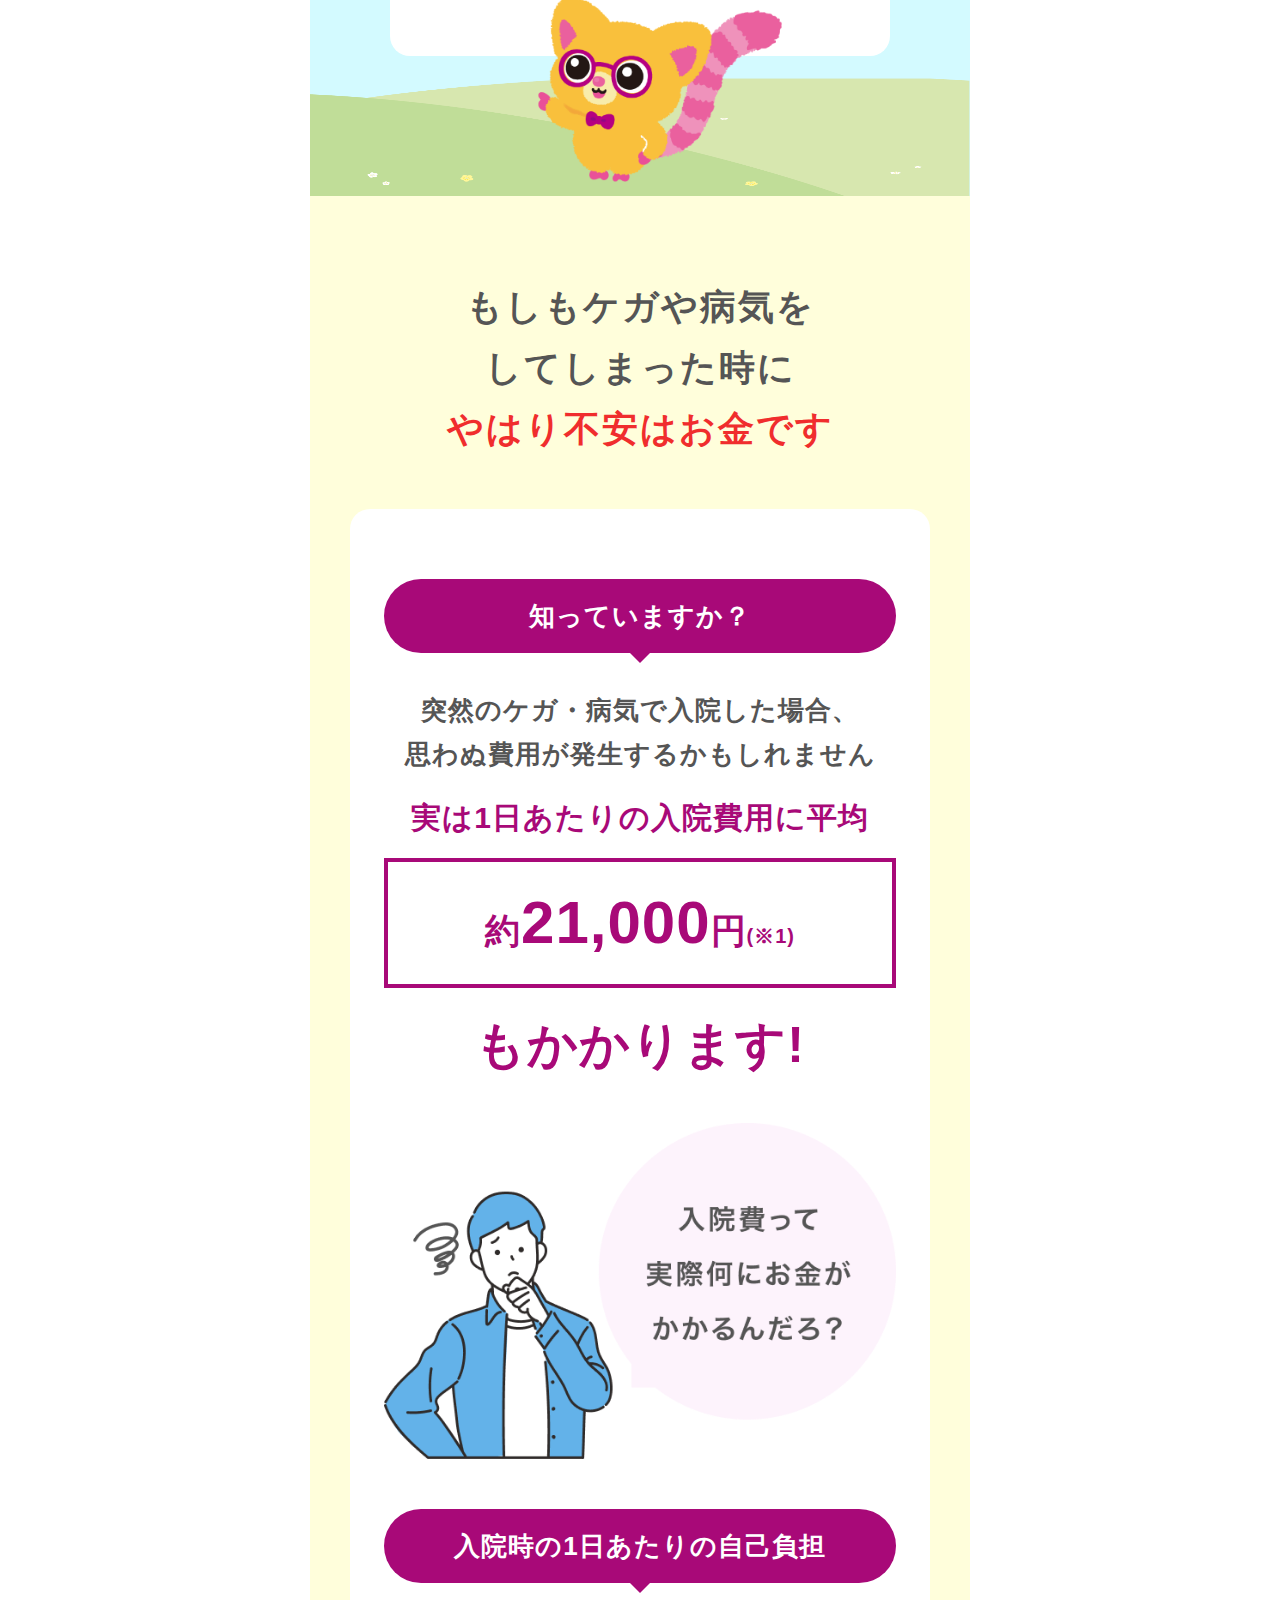
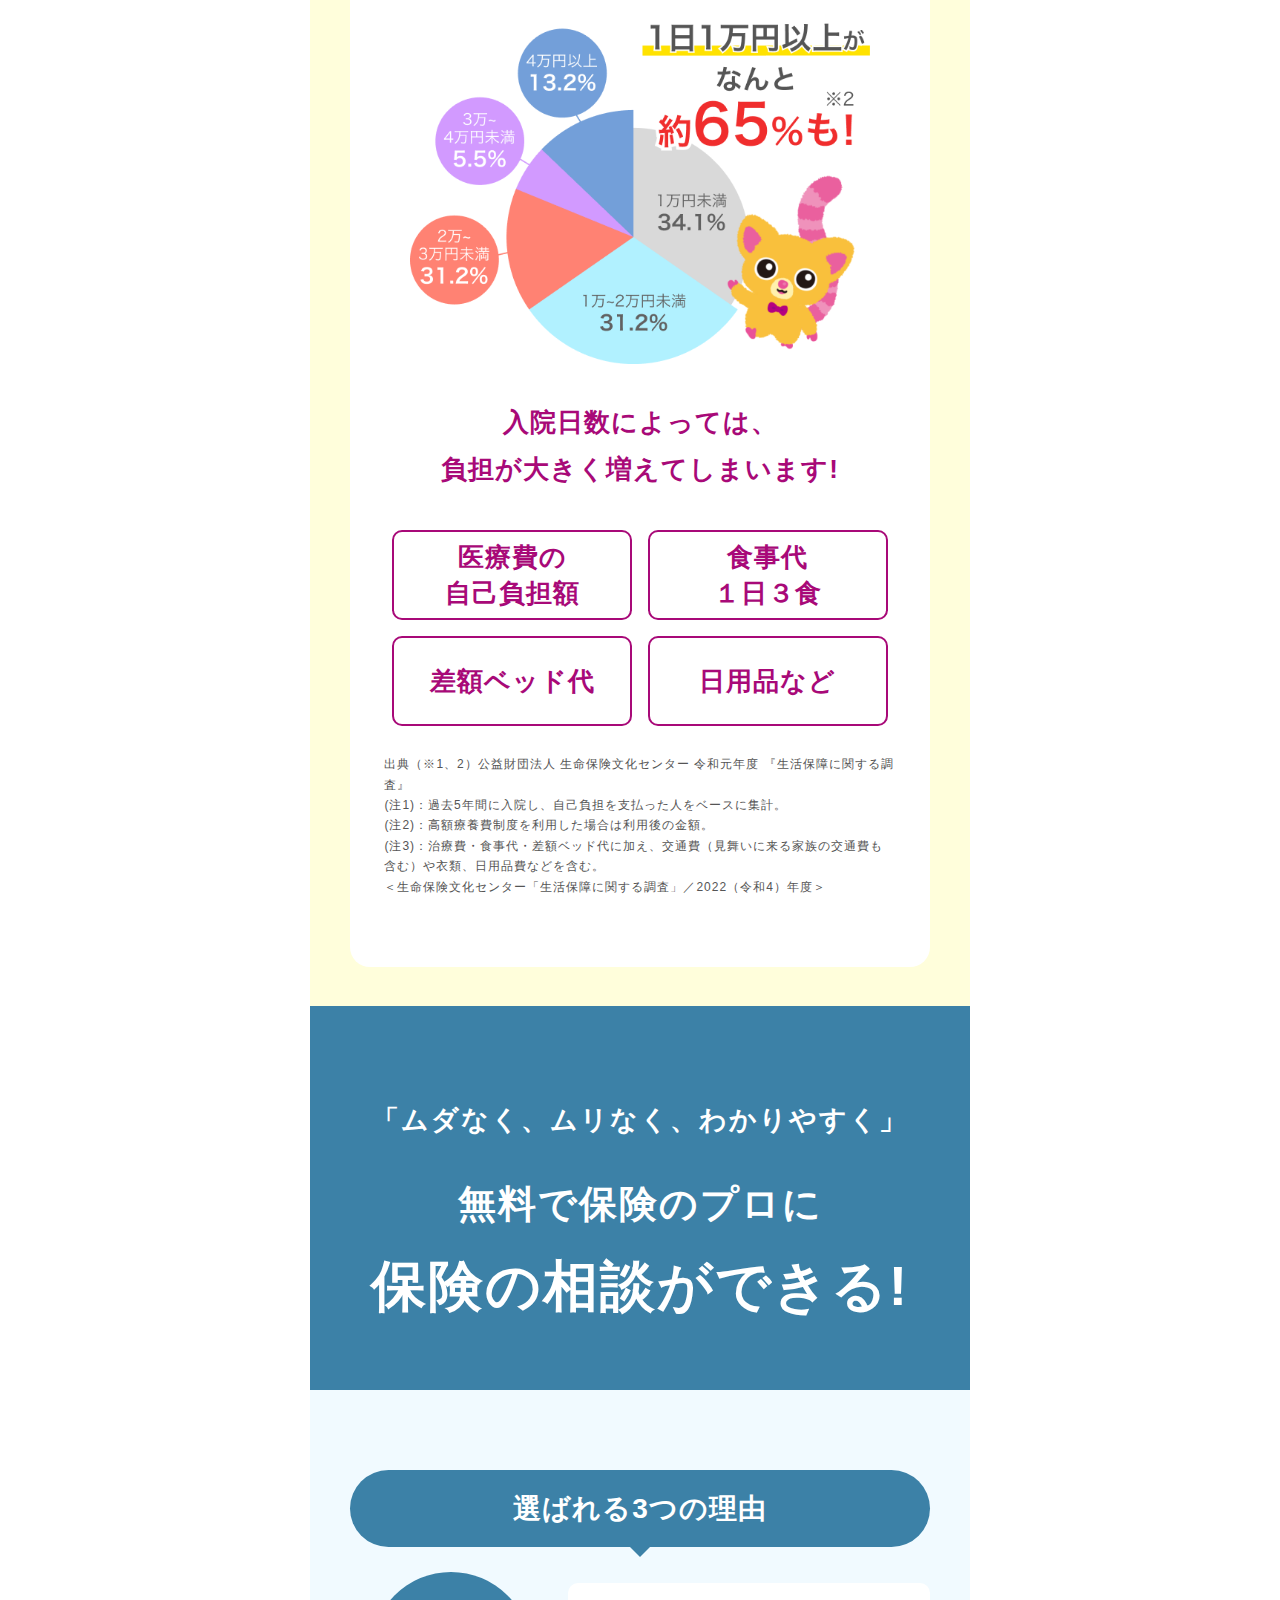
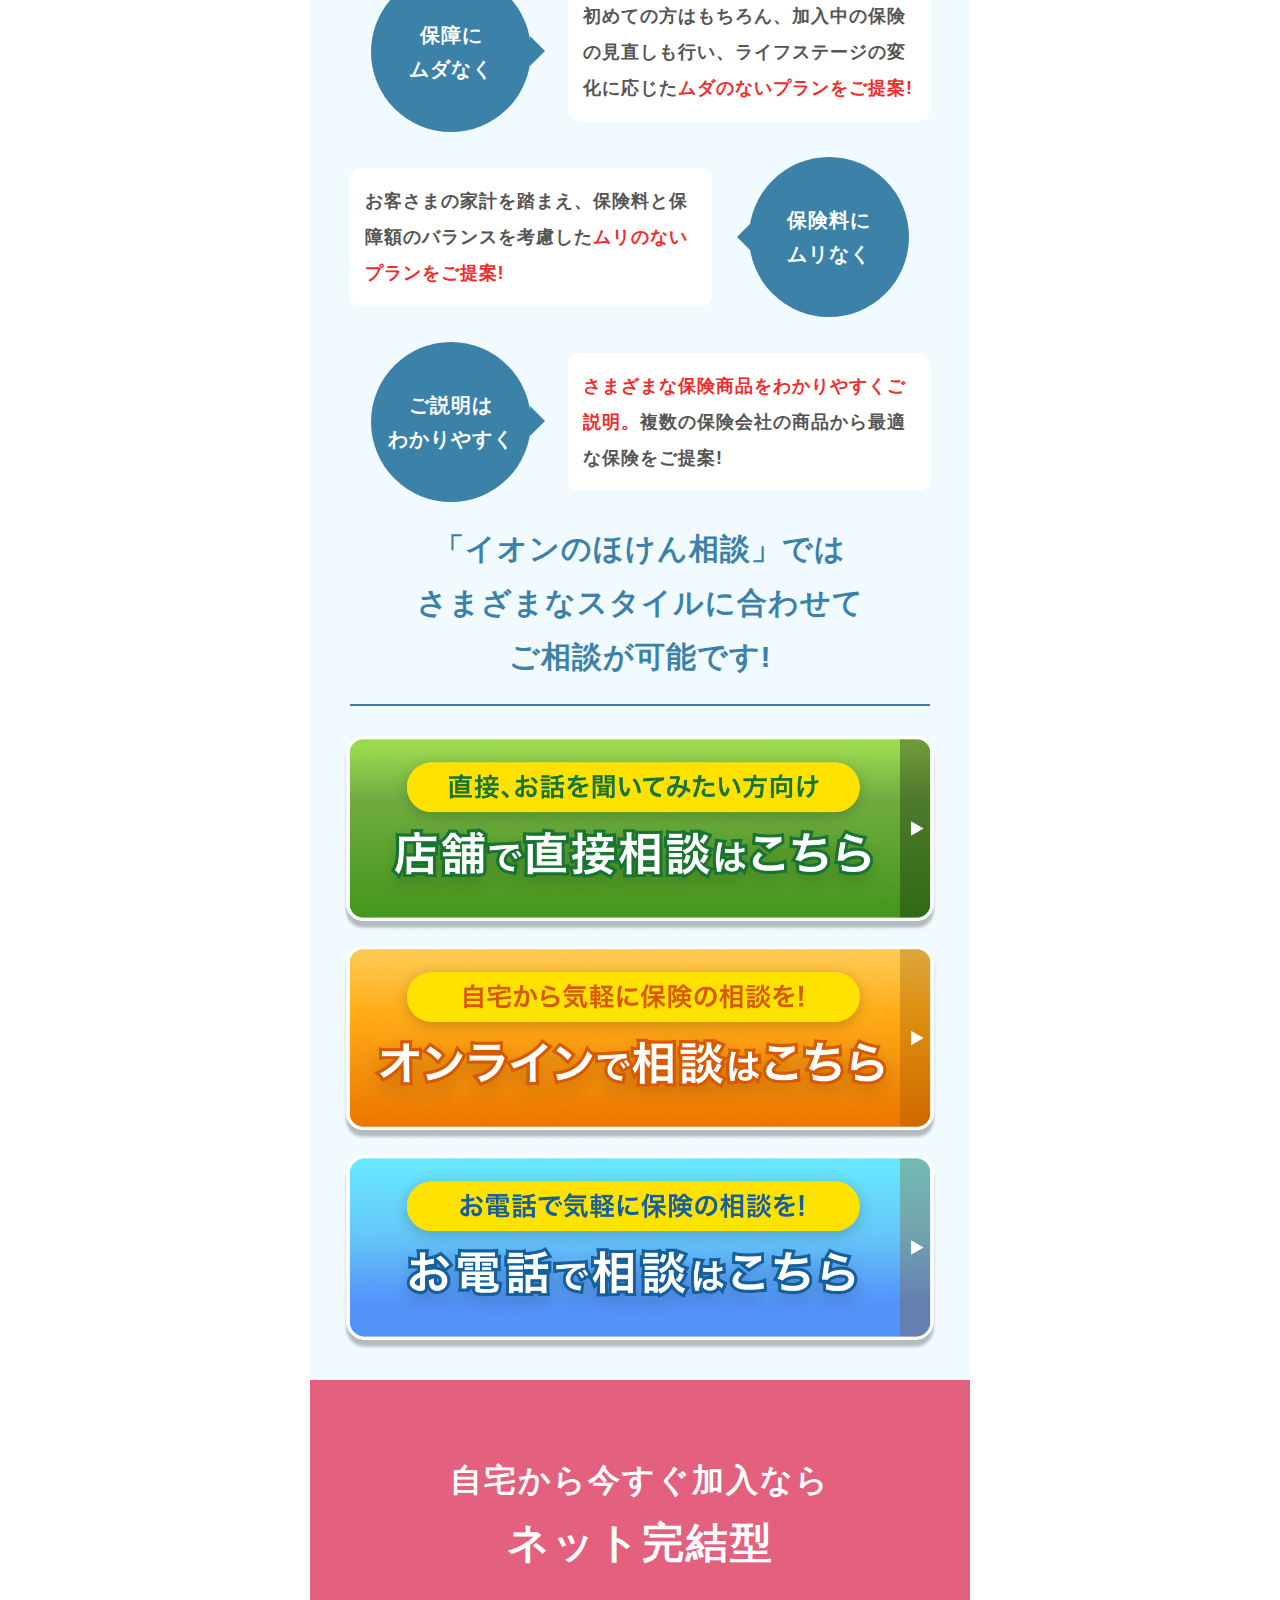
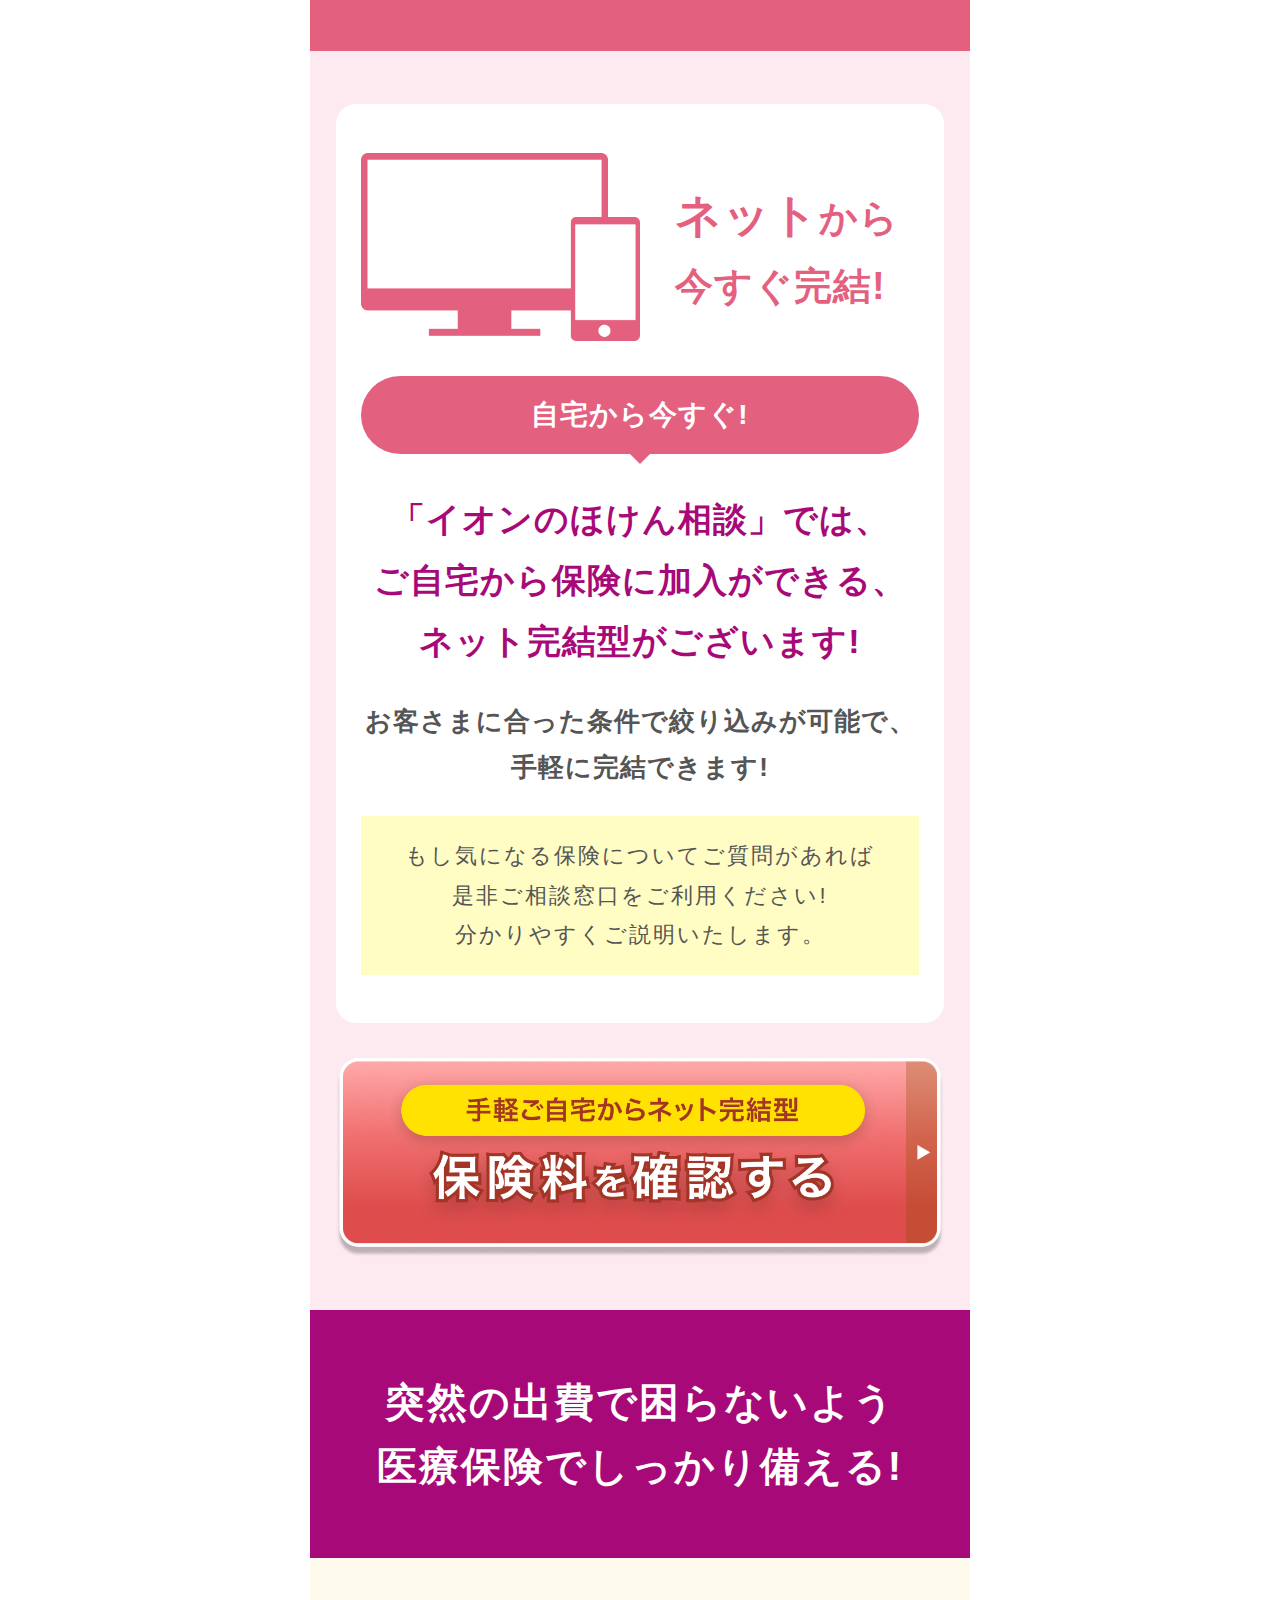
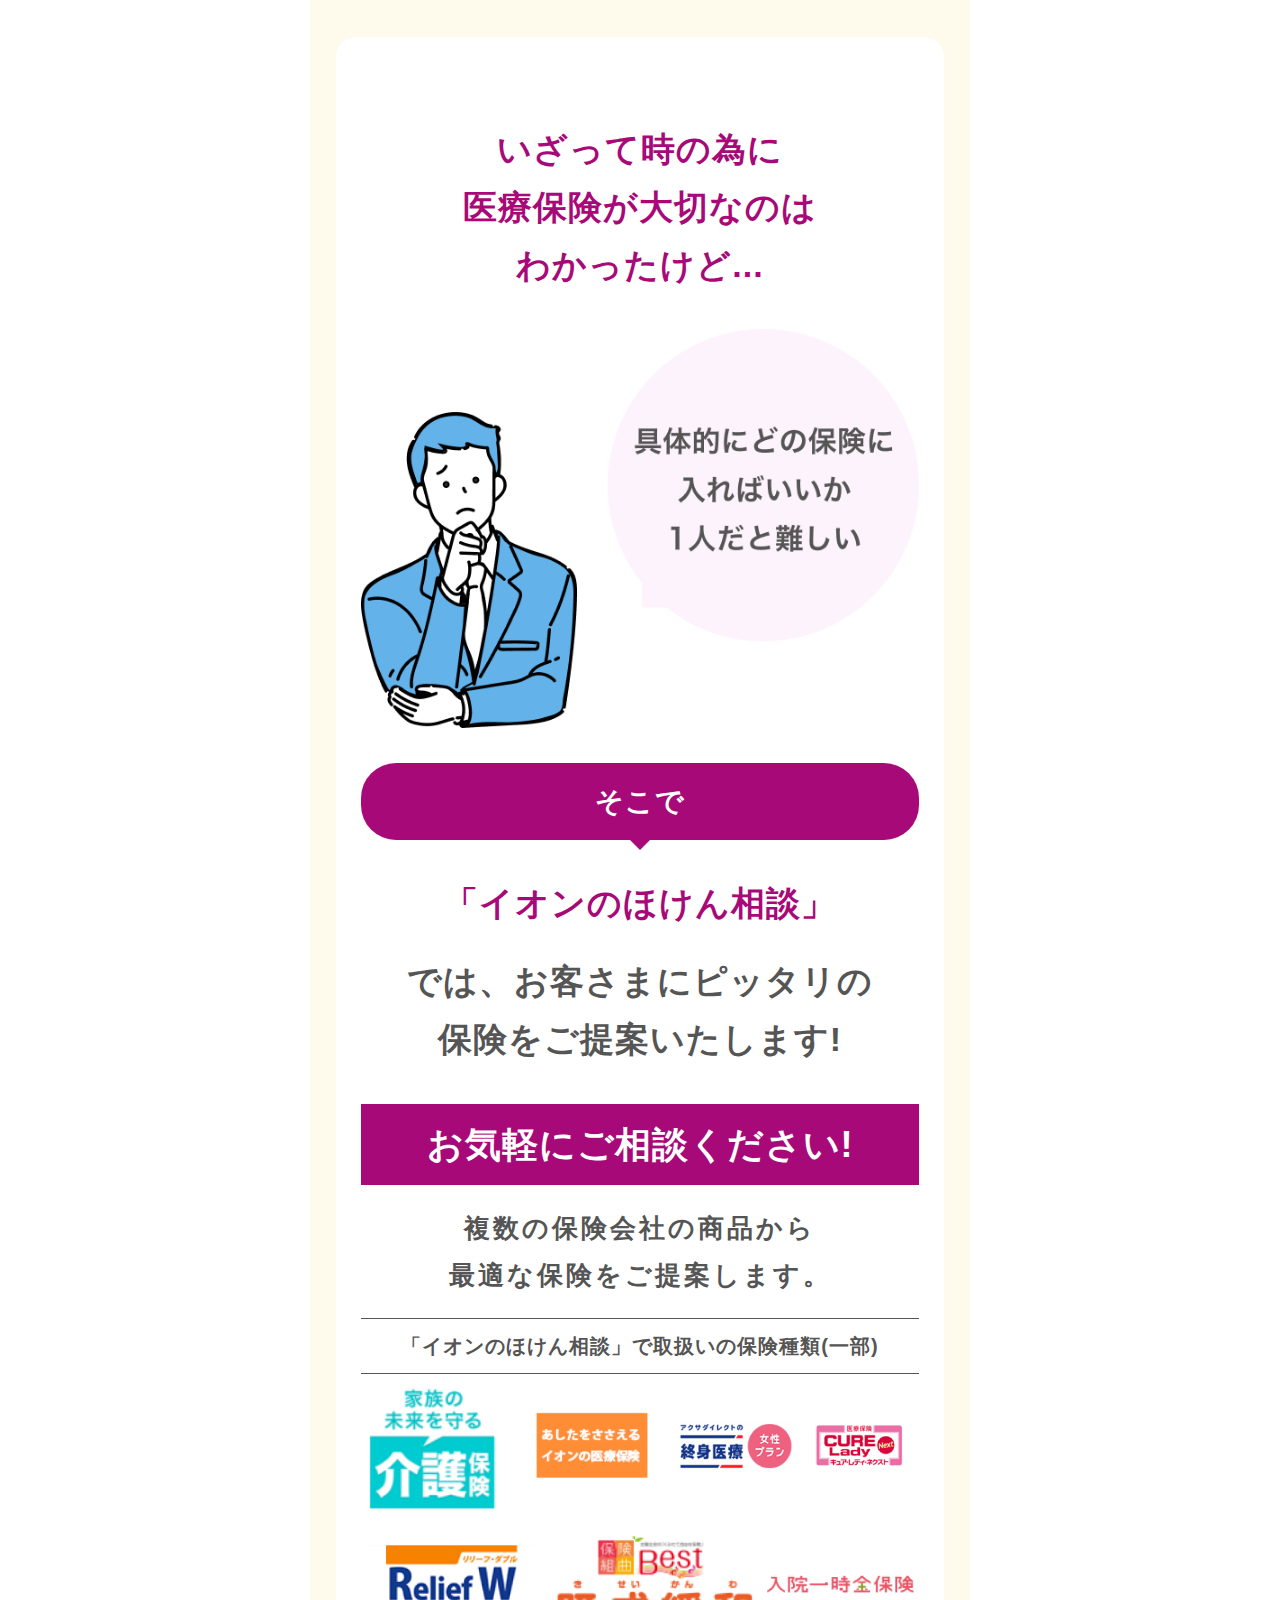
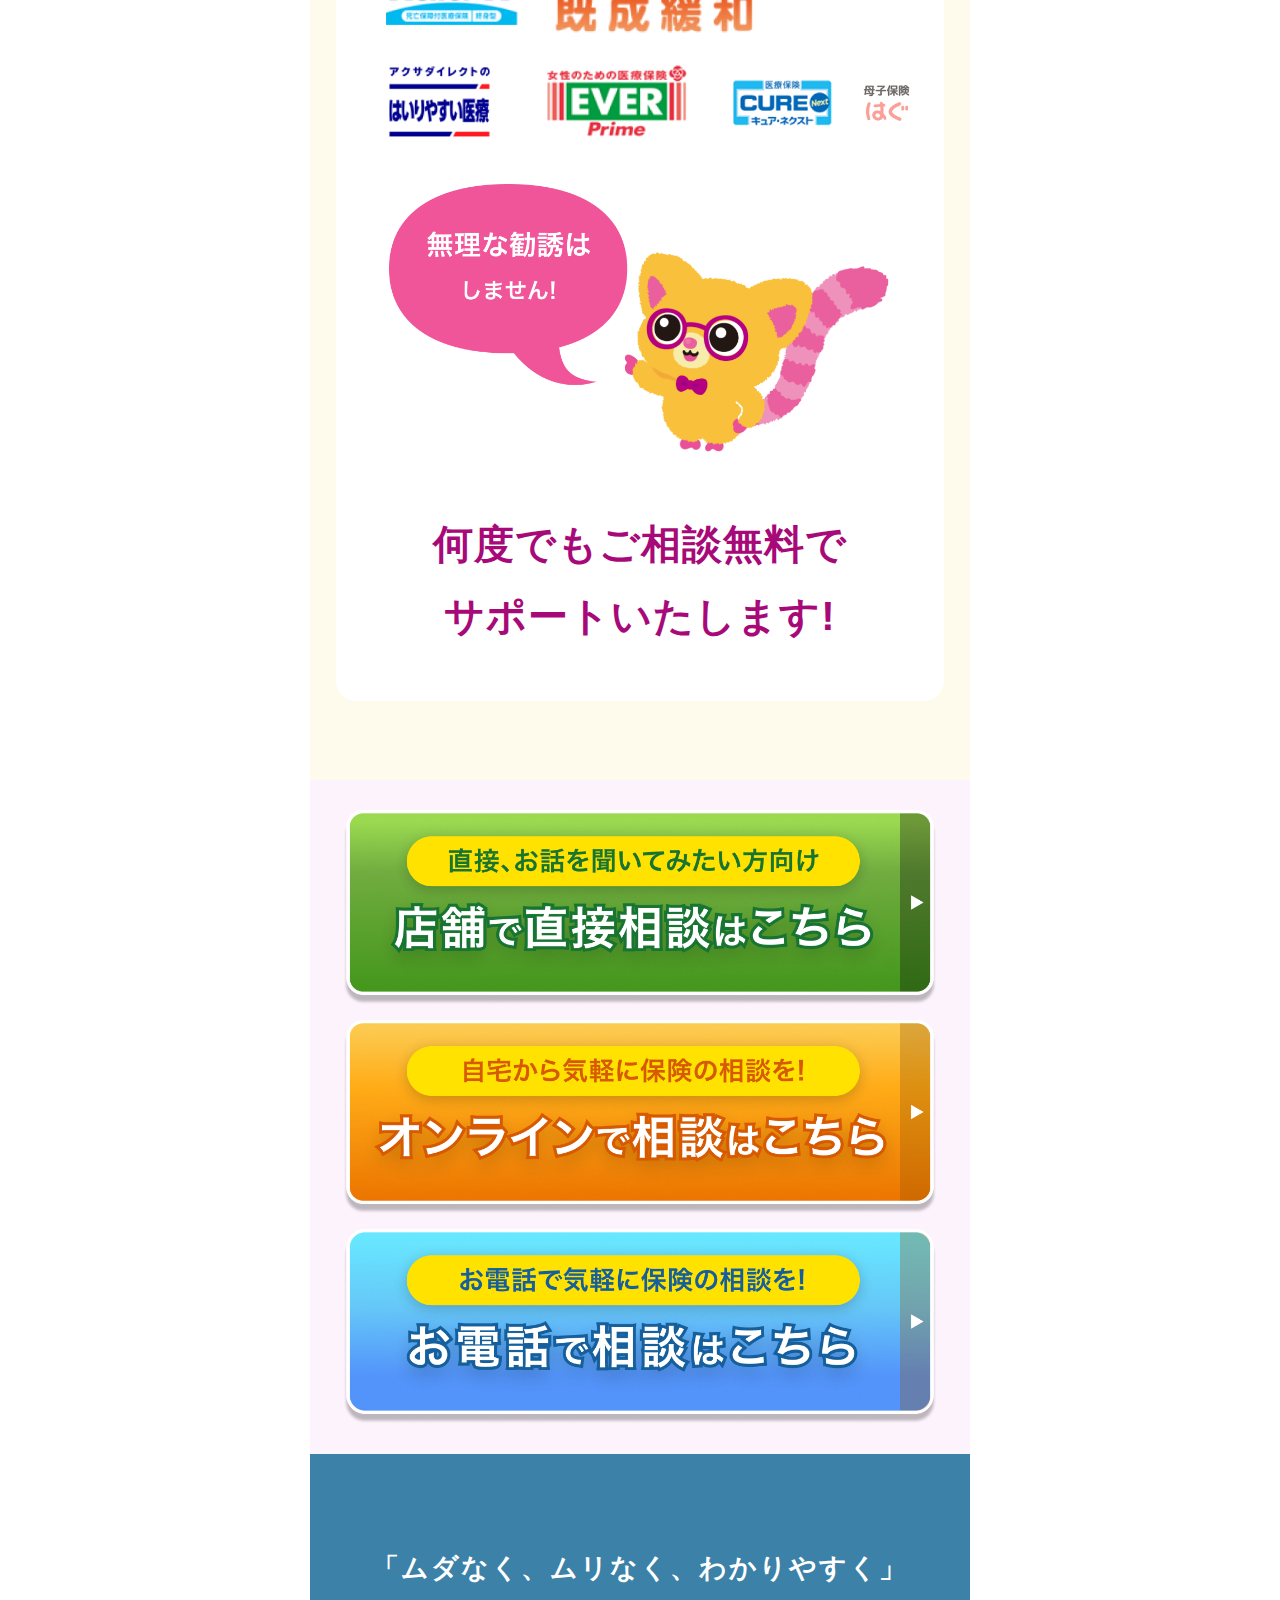
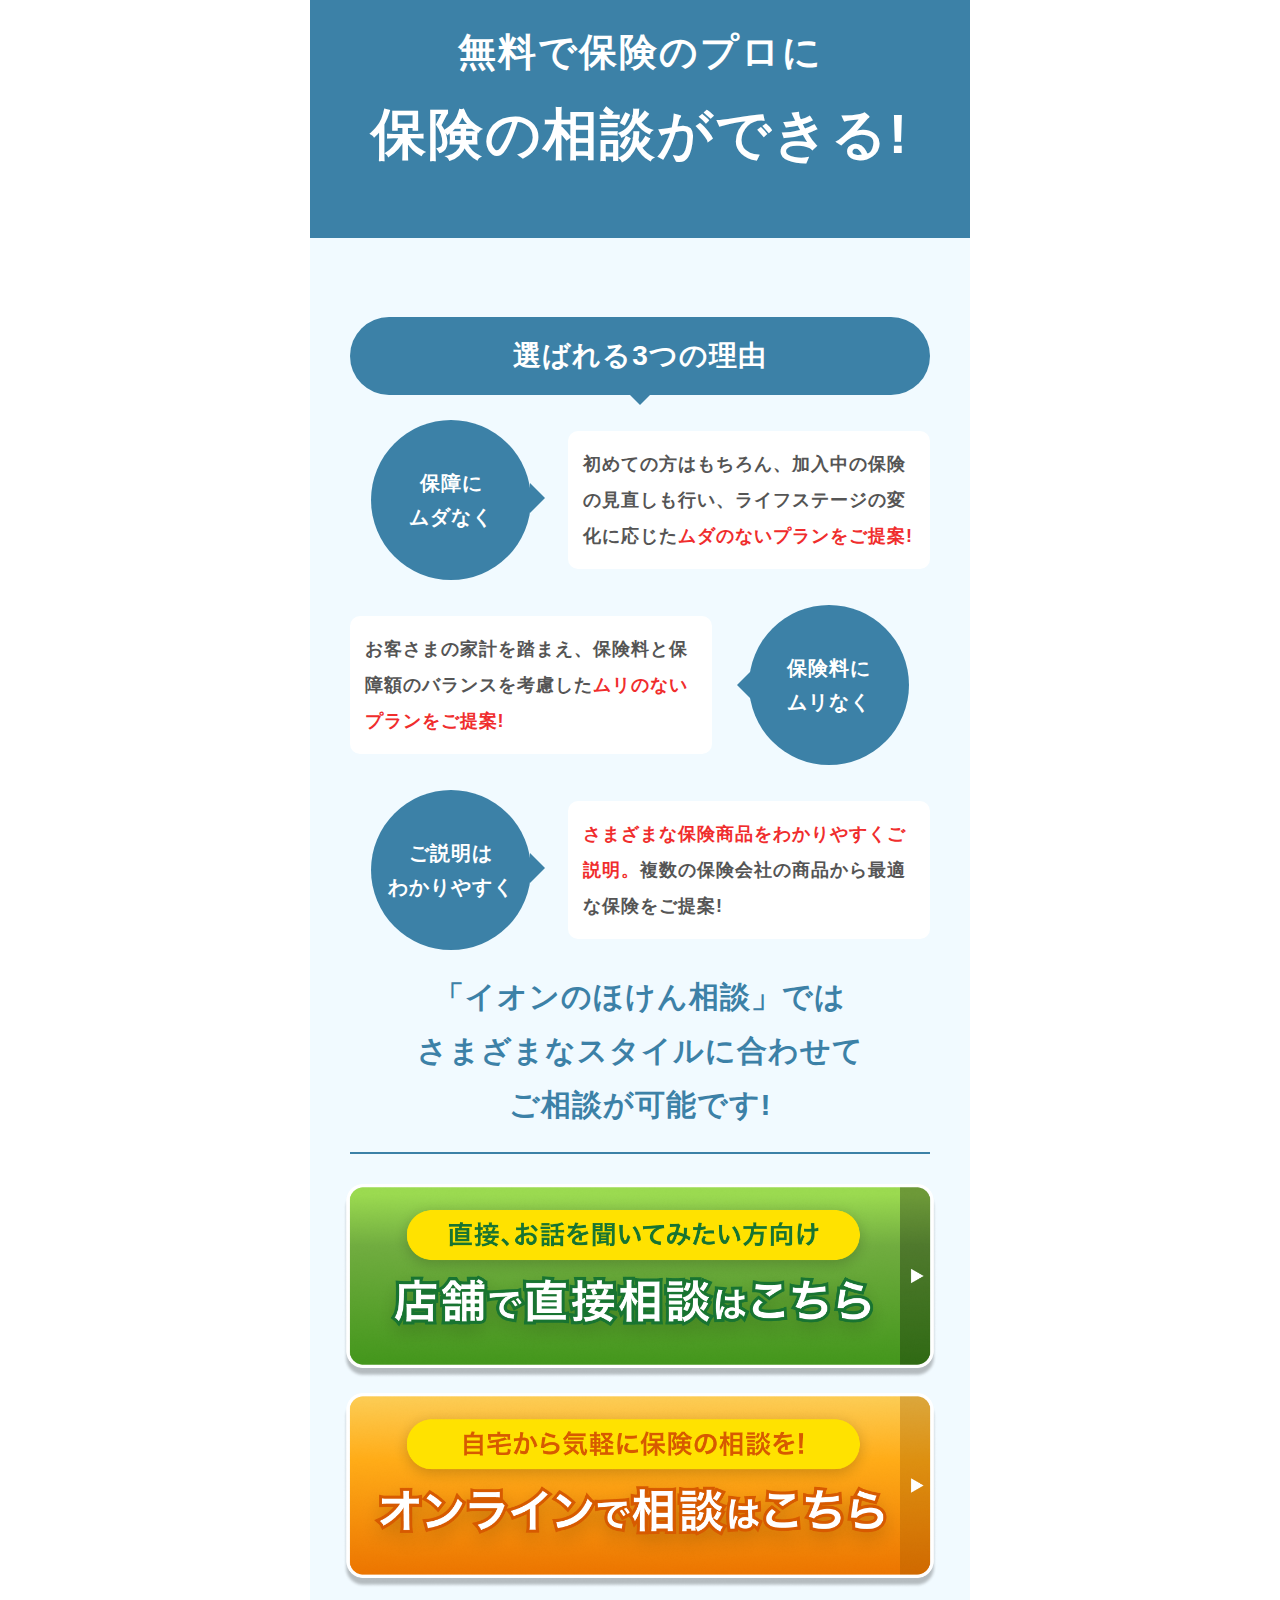
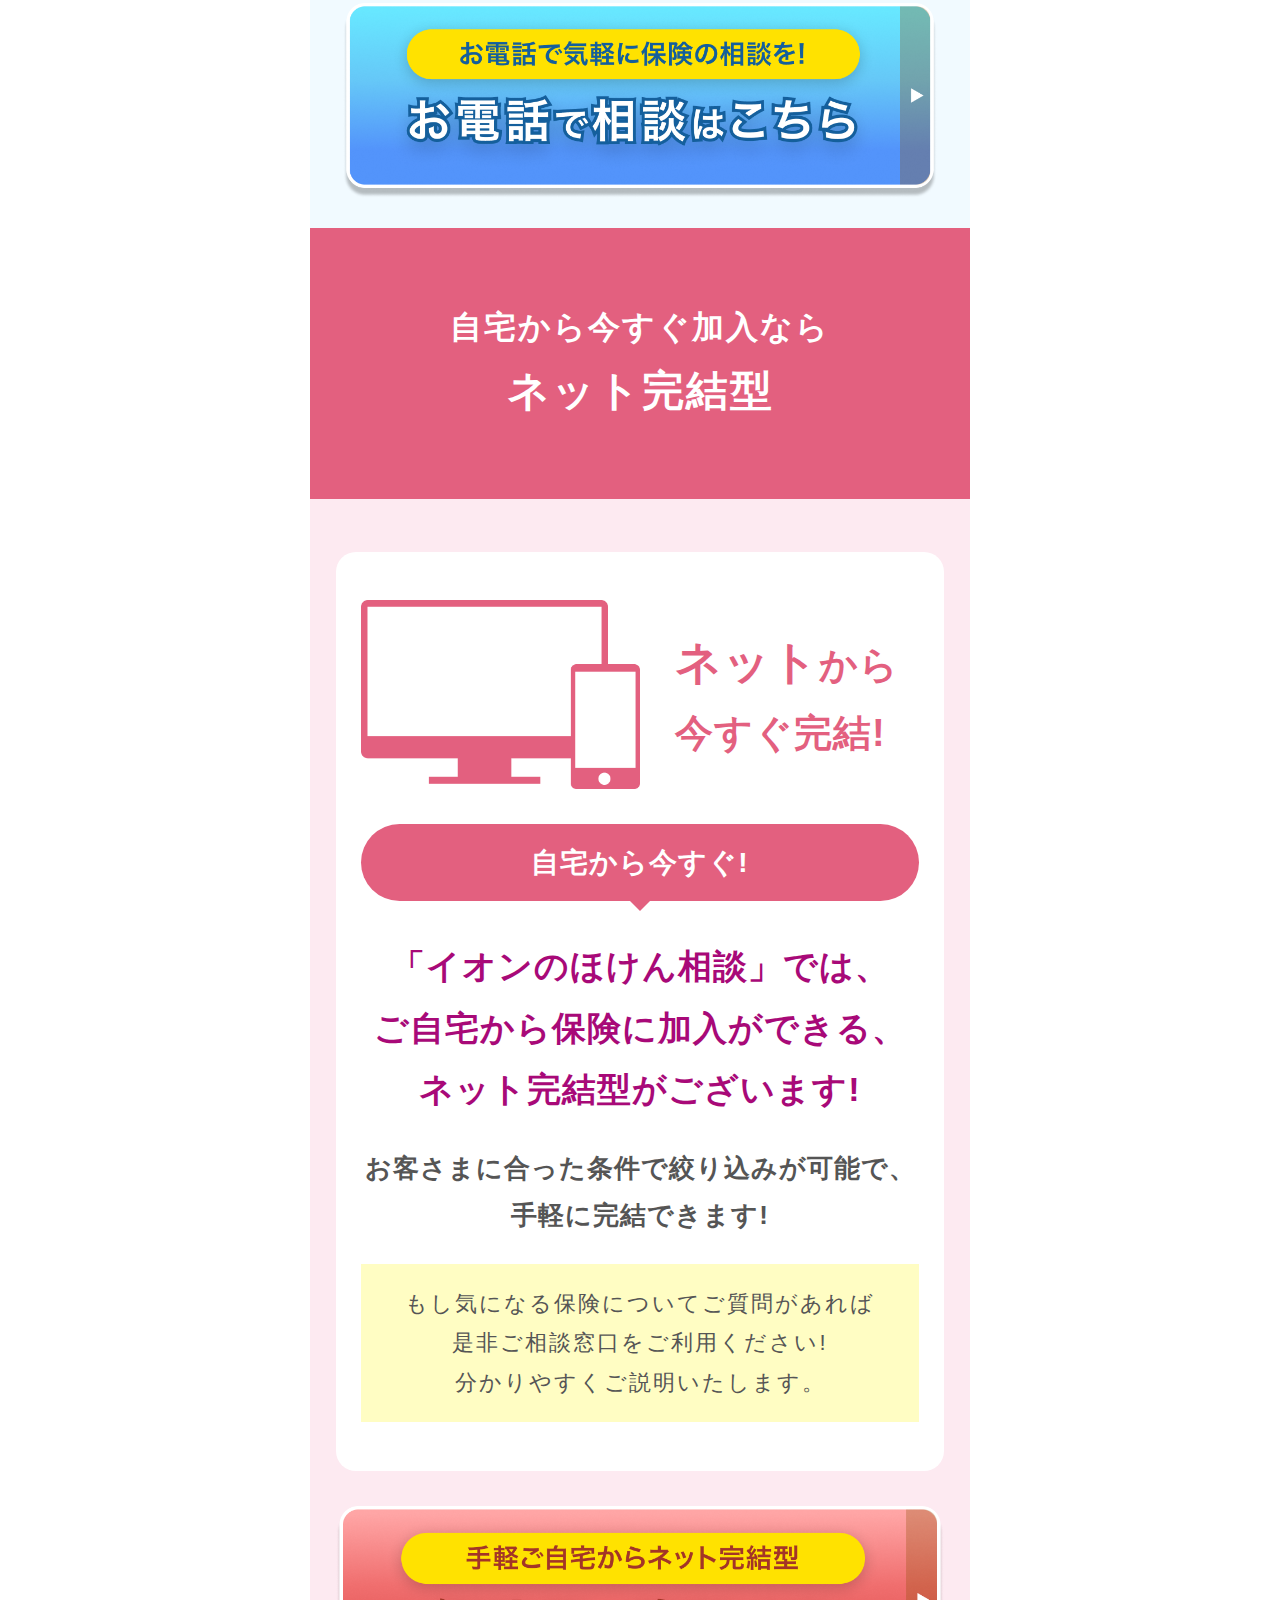
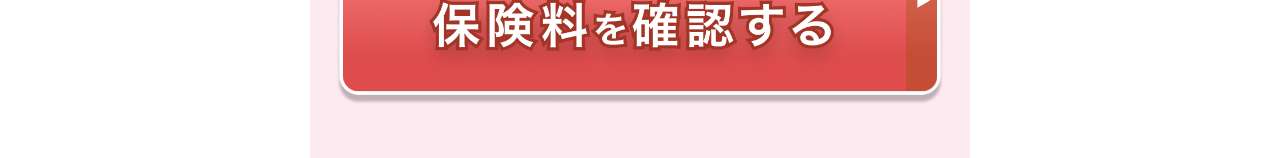
<file: assets-noindex/short-2.html>
<!DOCTYPE html>
<html lang="ja">

<head>
    <!-- Google Tag Manager -->
    <script>(function (w, d, s, l, i) {
            w[l] = w[l] || []; w[l].push({
                'gtm.start':
                    new Date().getTime(), event: 'gtm.js'
            }); var f = d.getElementsByTagName(s)[0],
                j = d.createElement(s), dl = l != 'dataLayer' ? '&l=' + l : ''; j.async = true; j.src =
                    'https://www.googletagmanager.com/gtm.js?id=' + i + dl; f.parentNode.insertBefore(j, f);
        })(window, document, 'script', 'dataLayer', 'GTM-P3GN332');</script>
    <!-- End Google Tag Manager -->

    <meta charset="UTF-8">
    <meta name="robots" content="noindex">
    <meta name="viewport" content="width=device-width">
    <title>イオンのほけん相談</title>
    <meta name="description" content="全国のイオンショッピングセンター内にある保険ショップでは、お客さまにピッタリの保険をご提案いたします!" />
    <meta name="format-detection" content="telephone=no" />
    <meta name="keywords" content="イオン,保険,医療保険,保険相談,相談無料" />
    <meta name="msapplication-square70x70logo" content="./images/fav/site-tile-70x70.png">
    <meta name="msapplication-square150x150logo" content="./images/fav/site-tile-150x150.png">
    <meta name="msapplication-wide310x150logo" content="./images/fav/site-tile-310x150.png">
    <meta name="msapplication-square310x310logo" content="./images/fav/site-tile-310x310.png">
    <meta name="msapplication-TileColor" content="#0078d7">
    <link rel="shortcut icon" type="image/vnd.microsoft.icon" href="./images/fav/favicon.ico">
    <link rel="icon" type="image/vnd.microsoft.icon" href="./images/fav/favicon.ico">
    <link rel="apple-touch-icon" sizes="57x57" href="./images/fav/apple-touch-icon-57x57.png">
    <link rel="apple-touch-icon" sizes="60x60" href="./images/fav/apple-touch-icon-60x60.png">
    <link rel="apple-touch-icon" sizes="72x72" href="./images/fav/apple-touch-icon-72x72.png">
    <link rel="apple-touch-icon" sizes="76x76" href="./images/fav/apple-touch-icon-76x76.png">
    <link rel="apple-touch-icon" sizes="114x114" href="./images/fav/apple-touch-icon-114x114.png">
    <link rel="apple-touch-icon" sizes="120x120" href="./images/fav/apple-touch-icon-120x120.png">
    <link rel="apple-touch-icon" sizes="144x144" href="./images/fav/apple-touch-icon-144x144.png">
    <link rel="apple-touch-icon" sizes="152x152" href="./images/fav/apple-touch-icon-152x152.png">
    <link rel="apple-touch-icon" sizes="180x180" href="./images/fav/apple-touch-icon-180x180.png">
    <link rel="icon" type="image/png" sizes="36x36" href="./images/fav/android-chrome-36x36.png">
    <link rel="icon" type="image/png" sizes="48x48" href="./images/fav/android-chrome-48x48.png">
    <link rel="icon" type="image/png" sizes="72x72" href="./images/fav/android-chrome-72x72.png">
    <link rel="icon" type="image/png" sizes="96x96" href="./images/fav/android-chrome-96x96.png">
    <link rel="icon" type="image/png" sizes="128x128" href="./images/fav/android-chrome-128x128.png">
    <link rel="icon" type="image/png" sizes="144x144" href="./images/fav/android-chrome-144x144.png">
    <link rel="icon" type="image/png" sizes="152x152" href="./images/fav/android-chrome-152x152.png">
    <link rel="icon" type="image/png" sizes="192x192" href="./images/fav/android-chrome-192x192.png">
    <link rel="icon" type="image/png" sizes="256x256" href="./images/fav/android-chrome-256x256.png">
    <link rel="icon" type="image/png" sizes="384x384" href="./images/fav/android-chrome-384x384.png">
    <link rel="icon" type="image/png" sizes="512x512" href="./images/fav/android-chrome-512x512.png">
    <link rel="icon" type="image/png" sizes="36x36" href="./images/fav/icon-36x36.png">
    <link rel="icon" type="image/png" sizes="48x48" href="./images/fav/icon-48x48.png">
    <link rel="icon" type="image/png" sizes="72x72" href="./images/fav/icon-72x72.png">
    <link rel="icon" type="image/png" sizes="96x96" href="./images/fav/icon-96x96.png">
    <link rel="icon" type="image/png" sizes="128x128" href="./images/fav/icon-128x128.png">
    <link rel="icon" type="image/png" sizes="144x144" href="./images/fav/icon-144x144.png">
    <link rel="icon" type="image/png" sizes="152x152" href="./images/fav/icon-152x152.png">
    <link rel="icon" type="image/png" sizes="160x160" href="./images/fav/icon-160x160.png">
    <link rel="icon" type="image/png" sizes="192x192" href="./images/fav/icon-192x192.png">
    <link rel="icon" type="image/png" sizes="196x196" href="./images/fav/icon-196x196.png">
    <link rel="icon" type="image/png" sizes="256x256" href="./images/fav/icon-256x256.png">
    <link rel="icon" type="image/png" sizes="384x384" href="./images/fav/icon-384x384.png">
    <link rel="icon" type="image/png" sizes="512x512" href="./images/fav/icon-512x512.png">
    <link rel="icon" type="image/png" sizes="16x16" href="./images/fav/icon-16x16.png">
    <link rel="icon" type="image/png" sizes="24x24" href="./images/fav/icon-24x24.png">
    <link rel="icon" type="image/png" sizes="32x32" href="./images/fav/icon-32x32.png">
    <link rel="manifest" href="./images/fav/manifest.json">
    <meta property="og:site_name" content="イオンのほけん相談" />
    <meta property="og:url" content="https://www.hokenmarket.net/ad/medical/index.html" />
    <meta property="”og:image”" content="./images/og.png" />

    <link rel="stylesheet" href="./style.css">
</head>

<body>
    <script type="text/javascript" src="//ff-tg.com/itpx/lptag.js"></script>
    <!-- Google Tag Manager (noscript) -->
    <noscript><iframe src="https://www.googletagmanager.com/ns.html?id=GTM-P3GN332" height="0" width="0" style="display:none;visibility:hidden"></iframe></noscript>
    <!-- End Google Tag Manager (noscript) -->
    <main>
        <section id="contents_fv" class="fv-area">
            <div class="container">
                <div>
                    <img src="./images/logo.png" class="logo" alt="イオンのほけん相談">
                </div>
                <div>
                    <img src="./images/fv-img.png" class="fv-img" alt="安心な明日は、今日から始める!医療保険">
                </div>
                <p>
                    全国のイオンショッピングセンター内<br>
                    にある保険ショップでは、お客さまに<br>
                    <span>ピッタリの保険をご提案いたします!</span>
                </p>
                <div>
                    <img src="./images/fv-icon.png" class="fv-icon" alt="こんさるん">
                </div>
                <div class="flex">
                    <div>
                        <a href="https://www.hokenmarket.net/shop/denwa.html">
                            <img src="./images/btn-img-b.png" class="btn-img" alt="お電話で相談はこちら">
                        </a>
                    </div>
                    <div>
                        <a href="https://www.hokenmarket.net/shop/">
                            <img src="./images/btn-img-g.png" class="btn-img" alt="店舗で直接相談はこちら">
                        </a>
                    </div>
                </div>
            </div>
        </section>

        <section id="contents_consultation" class="consultation-area">
            <div class="head">
                <div class="container">
                    <h2>
                        もしもの時に備えて!
                    </h2>
                </div>
            </div>
            <div class="contents">
                <p>
                    負担を減らすためにも<br>
                    <span>保険の相談が大切です!</span><br>
                    現在保険に加入中の場合も<br>
                    内容を見直してみませんか？
                </p>
                <div class="consultation-character">
                    <img src="./images/consulting-icon.png" class="consulting-icon" alt="こんさるん">
                </div>
            </div>
        </section>

        <section id="contents_cost" class="cost-area">
            <div class="container">
                <h2>
                    もしもケガや病気を<br>
                    してしまった時に<br>
                    <span>やはり不安はお金です</span>
                </h2>
                <div class="contents">
                    <div class="container">
                        <div class="content knowledge">
                            <h3>知っていますか？</h3>
                            <p>
                                突然のケガ・病気で入院した場合、<br>
                                思わぬ費用が発生するかもしれません
                            </p>
                            <div class="average-cost">
                                実は1日あたりの入院費用に平均
                                <div class="card">
                                    <span>約</span>21,000<span>円</span><span class="annotation">(※1)</span>
                                </div>
                                <span class="average-cost-text">もかかります!</span>
                            </div>
                            <div class="flex">
                                <div>
                                    <img src="./images/cost-icon.png" class="cost-icon" alt="入院費って実際何にお金がかかるんだろう？">
                                </div>
                            </div>
                        </div>
                        <div class="content daily-cost">
                            <h3>入院時の1日あたりの自己負担</h3>
                            <div>
                                <img src="./images/daily-cost-img.png" class="daily-cost-img" alt="1日1万円以上がなんと約65%も！">
                            </div>
                            <p>
                                入院日数によっては、<br>
                                負担が大きく増えてしまいます!
                            </p>
                            <div class="flex">
                                <div>
                                    医療費の<br>
                                    自己負担額
                                </div>
                                <div>
                                    食事代<br>
                                    １日３食
                                </div>
                                <div>
                                    差額ベッド代
                                </div>
                                <div>
                                    日用品など
                                </div>
                            </div>
                            <p>
                                出典（※1、2）公益財団法人 生命保険文化センター 令和元年度 『生活保障に関する調査』<br>
                                (注1)：過去5年間に入院し、自己負担を支払った人をベースに集計。<br>
                                (注2)：高額療養費制度を利用した場合は利用後の金額。<br>
                                (注3)：治療費・食事代・差額ベッド代に加え、交通費（見舞いに来る家族の交通費も含む）や衣類、日用品費などを含む。<br>
                                ＜生命保険文化センター「生活保障に関する調査」／2022（令和4）年度＞
                            </p>
                        </div>
                    </div>
                </div>
            </div>
        </section>

        <section id="contents_reason_1" class="reason-area">
            <div class="head">
                <div class="container">
                    <h2>
                        「ムダなく、ムリなく、わかりやすく」<br>
                        <span>無料で保険のプロに</span><br>
                        保険の相談ができる!
                    </h2>
                </div>
            </div>
            <div class="contents">
                <div class="container">
                    <h3>選ばれる3つの理由</h3>
                    <div class="flex">
                        <div>
                            <div>
                                保障に<br>
                                ムダなく
                            </div>
                        </div>
                        <div>
                            <div>
                                初めての方はもちろん、加入中の保険の見直しも行い、ライフステージの変化に応じた<span>ムダのないプランをご提案!</span>
                            </div>
                        </div>
                    </div>
                    <div class="flex reverse">
                        <div>
                            <div>
                                保険料に<br>
                                ムリなく
                            </div>
                        </div>
                        <div>
                            <div>
                                お客さまの家計を踏まえ、保険料と保障額のバランスを考慮した<span>ムリのないプランをご提案!</span>
                            </div>
                        </div>
                    </div>
                    <div class="flex">
                        <div>
                            <div>
                                ご説明は<br>
                                わかりやすく
                            </div>
                        </div>
                        <div>
                            <div>
                                <span>さまざまな保険商品をわかりやすくご説明。</span>複数の保険会社の商品から最適な保険をご提案!
                            </div>
                        </div>
                    </div>
                    <p>
                        「イオンのほけん相談」では<br>
                        さまざまなスタイルに合わせて<br>
                        ご相談が可能です!
                    </p>
                </div>
            </div>
        </section>

        <section id="contents_cta_1" class="cta-area">
            <div class="container">
                <div>
                    <a href="https://www.hokenmarket.net/shop/">
                        <img src="./images/cta-btn-img-g.png" class="cta-btn-img" alt="店舗で直接相談はこちら">
                    </a>
                </div>
                <div>
                    <a href="https://www.hokenmarket.net/shop/onlineten.html">
                        <img src="./images/cta-btn-img-o.png" class="cta-btn-img" alt="オンラインで相談はこちら">
                    </a>
                </div>
                <div>
                    <a href="https://www.hokenmarket.net/shop/denwa.html">
                        <img src="./images/cta-btn-img-b.png" class="cta-btn-img" alt="お電話で相談はこちら">
                    </a>
                </div>
            </div>
        </section>

        <section id="contents_online-application-1" class="online-application-area">
            <div class="head">
                <div class="container">
                    <h2>
                        自宅から今すぐ加入なら<br>
                        <span>ネット完結型</span>
                    </h2>
                </div>
            </div>
            <div class="contents">
                <div class="content">
                    <div class="container">
                        <div class="flex">
                            <div>
                                <img src="./images/online-application-area-icon.png" class="online-application-area-icon" alt="ネットから今すぐ完結!">
                            </div>
                            <div>
                                <span>ネット</span>から<br>
                                今すぐ完結!
                            </div>
                        </div>
                        <h3>自宅から今すぐ!</h3>
                        <p>
                            「イオンのほけん相談」では、<br>
                            ご自宅から保険に加入ができる、<br>
                            ネット完結型がございます!<br>
                            <span>
                                お客さまに合った条件で絞り込みが可能で、<br>
                                手軽に完結できます!
                            </span>
                        </p>
                        <div class="desc">
                            もし気になる保険についてご質問があれば<br>
                            是非ご相談窓口をご利用ください!<br>
                            分かりやすくご説明いたします。
                        </div>
                    </div>
                </div>
                <div>
                    <a href="https://www.hokenmarket.net/estimate/">
                        <img src="./images/cta-btn-img-r.png" class="cta-btn-img-r" alt="保険料を確認する">
                    </a>
                </div>
            </div>
        </section>

        <section id="contents_support" class="support-area">
            <div class="head">
                <div class="container">
                    <h2>
                        突然の出費で困らないよう<br>
                        医療保険でしっかり備える!
                    </h2>
                </div>
            </div>
            <div class="contents">
                <div class="content">
                    <div class="container">
                        <p>
                            いざって時の為に<br>
                            医療保険が大切なのは<br>
                            わかったけど...
                        </p>
                        <div class="flex">
                            <div>
                                <img src="./images/support-area-icon.png" class="support-area-icon" alt="具体的にどの保険に入ればいいか1人だと難しい">
                            </div>
                        </div>
                        <h3>そこで</h3>
                        <p>
                            「イオンのほけん相談」
                            <span>
                                では、お客さまにピッタリの<br>
                                保険をご提案いたします!
                            </span>
                        </p>
                        <div class="types">
                            <div class="title">お気軽にご相談ください!</div>
                            <p>
                                複数の保険会社の商品から<br>
                                最適な保険をご提案します。
                            </p>
                            <h3>
                                「イオンのほけん相談」で取扱いの保険種類​(一部)
                            </h3>
                            <div class="flex">
                                <div>
                                    <img src="./images/type-logo.png" class="type-logo" alt="家族の未来を守る介護保険">
                                </div>
                                <div>
                                    <img src="./images/type-logo-2.png" class="type-logo" alt="あしたをささえるイオンの医療保険">
                                </div>
                                <div>
                                    <img src="./images/type-logo-3.png" class="type-logo" alt="アクサダイレクトの終身医療">
                                </div>
                                <div>
                                    <img src="./images/type-logo-4.png" class="type-logo" alt="キュア・レディ・ネクスト">
                                </div>
                            </div>
                            <div class="flex">
                                <div>
                                    <img src="./images/type-logo-5.png" class="type-logo" alt="Relief W">
                                </div>
                                <div>
                                    <img src="./images/type-logo-6.png" class="type-logo" alt="保健組曲BEST">
                                </div>
                                <div>
                                    <img src="./images/type-logo-7.png" class="type-logo" alt="入院一時金保険">
                                </div>
                            </div>
                            <div class="flex">
                                <div>
                                    <img src="./images/type-logo-8.png" class="type-logo" alt="アクサダイレクト">
                                </div>
                                <div>
                                    <img src="./images/type-logo-9.png" class="type-logo" alt="EVER Prime">
                                </div>
                                <div>
                                    <img src="./images/type-logo-10.png" class="type-logo" alt="キュアネクスト">
                                </div>
                                <div>
                                    <img src="./images/type-logo-11.png" class="type-logo" alt="母子保健はぐ">
                                </div>
                            </div>
                            <div>
                                <img src="./images/support-area-icon-2.png" class="support-area-icon-2" alt="無理な勧誘はいたしません！">
                                <p>
                                    何度でもご相談無料で<br>
                                    サポートいたします!
                                </p>
                            </div>
                        </div>

                    </div>
                </div>
            </div>
        </section>

        <section id="contents_cta-2" class="cta-area bg-color">
            <div class="container">
                <div>
                    <a href="https://www.hokenmarket.net/shop/">
                        <img src="./images/cta-btn-img-g.png" class="cta-btn-img" alt="店舗で直接相談はこちら">
                    </a>
                </div>
                <div>
                    <a href="https://www.hokenmarket.net/shop/onlineten.html">
                        <img src="./images/cta-btn-img-o.png" class="cta-btn-img" alt="オンラインで相談はこちら">
                    </a>
                </div>
                <div>
                    <a href="https://www.hokenmarket.net/shop/denwa.html">
                        <img src="./images/cta-btn-img-b.png" class="cta-btn-img" alt="お電話で相談はこちら">
                    </a>
                </div>
            </div>
        </section>

        <section id="contents_reason_2" class="reason-area">
            <div class="head">
                <div class="container">
                    <h2>
                        「ムダなく、ムリなく、わかりやすく」<br>
                        <span>無料で保険のプロに</span><br>
                        保険の相談ができる!
                    </h2>
                </div>
            </div>
            <div class="contents">
                <div class="container">
                    <h3>選ばれる3つの理由</h3>
                    <div class="flex">
                        <div>
                            <div>
                                保障に<br>
                                ムダなく
                            </div>
                        </div>
                        <div>
                            <div>
                                初めての方はもちろん、加入中の保険の見直しも行い、ライフステージの変化に応じた<span>ムダのないプランをご提案!</span>
                            </div>
                        </div>
                    </div>
                    <div class="flex reverse">
                        <div>
                            <div>
                                保険料に<br>
                                ムリなく
                            </div>
                        </div>
                        <div>
                            <div>
                                お客さまの家計を踏まえ、保険料と保障額のバランスを考慮した<span>ムリのないプランをご提案!</span>
                            </div>
                        </div>
                    </div>
                    <div class="flex">
                        <div>
                            <div>
                                ご説明は<br>
                                わかりやすく
                            </div>
                        </div>
                        <div>
                            <div>
                                <span>さまざまな保険商品をわかりやすくご説明。</span>複数の保険会社の商品から最適な保険をご提案!
                            </div>
                        </div>
                    </div>
                    <p>
                        「イオンのほけん相談」では<br>
                        さまざまなスタイルに合わせて<br>
                        ご相談が可能です!
                    </p>
                </div>
            </div>
        </section>

        <section id="contents_cta-3" class="cta-area">
            <div class="container">
                <div>
                    <a href="https://www.hokenmarket.net/shop/">
                        <img src="./images/cta-btn-img-g.png" class="cta-btn-img" alt="店舗で直接相談はこちら">
                    </a>
                </div>
                <div>
                    <a href="https://www.hokenmarket.net/shop/onlineten.html">
                        <img src="./images/cta-btn-img-o.png" class="cta-btn-img" alt="オンラインで相談はこちら">
                    </a>
                </div>
                <div>
                    <a href="https://www.hokenmarket.net/shop/denwa.html">
                        <img src="./images/cta-btn-img-b.png" class="cta-btn-img" alt="お電話で相談はこちら">
                    </a>
                </div>
            </div>
        </section>

        <section id="contents_online-application-2" class="online-application-area">
            <div class="head">
                <div class="container">
                    <h2>
                        自宅から今すぐ加入なら<br>
                        <span>ネット完結型</span>
                    </h2>
                </div>
            </div>
            <div class="contents">
                <div class="content">
                    <div class="container">
                        <div class="flex">
                            <div>
                                <img src="./images/online-application-area-icon.png" class="online-application-area-icon" alt="ネットから今すぐ完結!">
                            </div>
                            <div>
                                <span>ネット</span>から<br>
                                今すぐ完結!
                            </div>
                        </div>
                        <h3>自宅から今すぐ!</h3>
                        <p>
                            「イオンのほけん相談」では、<br>
                            ご自宅から保険に加入ができる、<br>
                            ネット完結型がございます!<br>
                            <span>
                                お客さまに合った条件で絞り込みが可能で、<br>
                                手軽に完結できます!
                            </span>
                        </p>
                        <div class="desc">
                            もし気になる保険についてご質問があれば<br>
                            是非ご相談窓口をご利用ください!<br>
                            分かりやすくご説明いたします。
                        </div>
                    </div>
                </div>
                <div>
                    <a href="https://www.hokenmarket.net/estimate/">
                        <img src="./images/cta-btn-img-r.png" class="cta-btn-img-r" alt="保険料を確認する">
                    </a>
                </div>
            </div>
        </section>

    </main>

</body>

</html>
</file>
<file: ad/medical/style.css>
* {
    margin: 0;
    padding: 0;
    box-sizing: border-box;
}
body {
    background: linear-gradient(145deg, #ffebf9, #fff);
    background-attachment: fixed;
    font-size: min(3vmin, 28px);
    line-height: 1.7;
    font-feature-settings: 'palt';
    letter-spacing: 1px;
    font-family: 'ヒラギノ角ゴ Pro', 'Hiragino Kaku Gothic Pro', 'メイリオ', 'Meiryo', sans-serif;
}
main {
    background-color: rgb(106, 106, 106);
    width: 100%;
    max-width: 660px;
    margin: 0 auto;
}

h2 {
    letter-spacing: 2px;
}
.container {
    width: 100%;
    margin: 0 auto;
}
/* fv-area */
.fv-area {
    padding: 20px 0 10px 0;
    background-image: url(./images/fv-bg-img.png);
    background-repeat: no-repeat;
    background-position: center;
    background-size: 100% 100%;
}
.fv-area > .container > div > .logo {
    display: block;
    width: 50%;
    margin: 0 auto 20px auto;
}
.fv-area > .container > div > .fv-img {
    display: block;
    width: 75%;
    margin: 20px auto;
}
.fv-area > .container > p {
    text-align: center;
    line-height: 1.8;
    font-weight: bold;
    color: #333333;
    text-shadow: 4px 4px 4px #ffffff, -4px -4px 4px #ffffff, -4px 4px 4px #ffffff, 4px -4px 4px #ffffff, 4px 0 4px #ffffff, -4px 0 4px #ffffff, 0 4px 4px #ffffff, 0 -4px 4px #ffffff;
    font-size: min(4vmin, 28px);
}
.fv-area > .container > p > span {
    display: block;
    font-size: min(5vmin, 33px);
    color: #b50081;
}
.fv-area > .container > div > .fv-icon {
    display: block;
    width: 80%;
    margin: 20px auto;
}
.fv-area > .container > .flex {
    padding-bottom: 10px;
}
.fv-area > .container > .flex > div > a > .btn-img {
    display: block;
    width: 95%;
    cursor: pointer;
    margin: auto;
    margin-bottom: 2px;
}
/* trouble-area */
.trouble-area .head {
    background-color: #b50081;
    padding: 50px 0;
}
.trouble-area .head .container h2 {
    color: #fff;
    text-align: center;
    line-height: 2;
    font-size: min(5.5vmin, 30px);
}
.trouble-area .contents {
    background-image: url(./images/trouble-bg-img.png);
    background-repeat: no-repeat;
    background-position: center;
    background-size: 100% 100%;
    background-color: #b8dbf4;
    padding: 20px 0 80px 0;
}
.trouble-area .contents .container .flex {
    display: flex;
    align-items: center;
    justify-content: center;
    padding: 30px 0;
}
/* .trouble-area .contents .container .flex div:first-child{
    flex: 45%;
}
.trouble-area .contents .container .flex div:nth-child(2){
    flex: 55%;
} */
.trouble-area .contents .container .flex div .trouble-icon {
    display: block;
    width: 80%;
    margin: auto;
}
.trouble-area .contents .container .flex div:nth-child(2) div.circle-text {
    background-color: #fff;
    text-align: center;
    border-radius: 50%;
    width: 250px;
    height: 250px;
    display: flex;
    flex-direction: column;
    align-items: center;
    justify-content: center;
    padding: 20px;
    box-sizing: border-box;
    color: #555555;
    font-weight: bold;
    font-size: min(3.6vmin, 18px);
    margin: 0 auto;
}
/* 
.trouble-icon-1,
.trouble-icon-2,
.trouble-icon-3{
    position: relative;
} */

/* .trouble-icon-1 .trouble-icon-character{
    position: absolute;
    width: 32%;
    left: 10%;
    top: 25%;
}

.trouble-icon-1 .circle-text{
    position: absolute;
    right: 10%;
    top: 10%;
}

.trouble-icon-2 .trouble-icon-character{
    position: absolute;
    width: 32%;
    right: 7%;
    top: 18%;
}

.trouble-icon-2 .circle-text{
    position: absolute;
    left: 10%;
    top: 10%;
}

.trouble-icon-3 .trouble-icon-character{
    position: absolute;
    width: 32%;
    left: 10%;
    top: 25%;
}

.trouble-icon-3 .circle-text{
    position: absolute;
    right: 10%;
    top: 10%;
} */

.circle-text span {
    display: block;
    width: 100%;
    text-align: center;
    line-height: 1.8;
}
.circle-text span:nth-of-type(2) {
    color: #f02d2d;
}
.reverse {
    flex-direction: row-reverse;
}
/* cost-area */
.cost-area {
    background-color: #fffedb;
    padding: 6%;
}
.cost-area .container h2 {
    text-align: center;
    color: #555555;
    margin: 40px 0 50px 0;
    font-size: min(6.5vmin, 36px);
    line-height: 1.7;
}
.cost-area .container h2 span {
    color: #f02d2d;
}
.cost-area .container .contents {
    background-color: #fff;
    padding: 12% 6%;
    border-radius: 20px;
}
.cost-area .container .contents .container h3 {
    position: relative;
    text-align: center;
    background-color: #a80978;
    color: #fff;
    border-radius: 50px;
    padding: 15px;
    font-size: min(4.4vmin, 26px);
}

.cost-area .container .contents .container h3::after {
    content: '';
    position: absolute;
    top: 100%;
    left: 50%;
    border-width: 10px;
    border-style: solid;
    border-color: #a80978 transparent transparent transparent;
    transform: translateX(-50%);
}
.cost-area > div > div > div > div.content.knowledge > p,
.cost-area > div > div > div > div.content.cost > p {
    text-align: center;
    margin: 35px 0 15px 0;
    color: #555555;
    font-weight: bold;
    font-size: min(4.3vmin, 26px);
}
body > main > section.cost-area > div > div > div > div.content:not(:last-child) {
    margin-bottom: 50px;
}
.cost-area .container .contents .container .knowledge .average-cost {
    color: #a80978;
    font-weight: bold;
    text-align: center;
    font-size: min(5vmin, 30px);
}

.cost-area .container .contents .container .knowledge .average-cost .average-cost-text {
    font-size: min(8vmin, 50px);
}

.cost-area .container .contents .container .knowledge .card {
    border: 4px solid #a80978;
    padding: 10px 15px;
    width: 100%;
    margin: 15px auto;
    font-size: min(10vmin, 60px);
}
.cost-area .container .contents .container .knowledge div div span {
    font-size: min(5vmin, 35px);
}
.cost-area .container .contents .container .knowledge .annotation {
    font-size: min(3vmin, 20px);
}
.cost-area .container .contents .container .knowledge .flex {
    margin-top: 35px;
}
.cost-area .container .contents .container .knowledge .flex > div .cost-icon {
    display: block;
    width: 100%;
}
.cost-area .container .contents .container .knowledge .flex > div:nth-child(2) {
    background-color: #fdf3fc;
    width: 250px;
    height: 250px;
    border-radius: 50%;
    display: flex;
    align-items: center;
    justify-content: center;
    text-align: center;
    line-height: 1.8;
    color: #555555;
    font-weight: bold;
}
.cost > div:nth-of-type(1) {
    background-color: #fdf3fc;
    margin-bottom: 35px;
    padding: 20px;
    color: #555555;
    line-height: 1.8;
    font-size: min(3.5vmin, 16px);
}
.cost > div:nth-of-type(2) {
    text-align: center;
    font-weight: bold;
    color: #555555;
    line-height: 1.8;
    font-size: min(5vmin, 26px);
}
.cost > div:nth-of-type(2) span {
    color: #f02d2d;
}
.daily-cost > div .daily-cost-img {
    display: block;
    width: 90%;
    margin: 35px auto;
}
.daily-cost > p:nth-of-type(1) {
    color: #a80978;
    text-align: center;
    font-weight: bold;
    line-height: 1.8;
    font-size: min(5vmin, 26px);
    margin-bottom: 30px;
}
.daily-cost > .flex {
    display: flex;
    align-items: center;
    justify-content: center;
    flex-wrap: wrap;
}
.daily-cost > .flex > div {
    border: 2px solid #a80978;
    color: #a80978;
    flex: calc(100% / 3);
    margin: 8px;
    text-align: center;
    padding: 20px 10px;
    border-radius: 10px;
    font-weight: bold;
    height: 90px;
    display: flex;
    align-items: center;
    justify-content: center;
    font-size: min(4.5vmin, 26px);
    line-height: 1.4;
}
.daily-cost > p:nth-of-type(2) {
    font-size: 12px;
    margin-top: 20px;
    color: #555555;
}
/* consultation-area */
.consultation-area .head {
    background-color: #b50081;
    padding: 20px 0;
}
.consultation-area .head .container h2 {
    color: #fff;
    text-align: center;
    font-size: min(7vmin, 55px);
    line-height: 1.6;
    padding: 40px 0;
}
.consultation-area .contents {
    background-image: url(./images/consulting-bg-img.png);
    background-repeat: no-repeat;
    background-position: center;
    background-size: 100% 100%;
    padding: 50px 5% 140px 5%;
    position: relative;
}

.consultation-area .consultation-character {
    position: absolute;
    bottom: -6%;
    text-align: center;
    width: auto;
    left: 6%;
    display: block;
}
.consultation-area .contents p {
    text-align: center;
    line-height: 2;
    color: #555555;
    font-weight: bold;
    background-color: #fff;
    display: block;
    margin: auto;
    width: 100%;
    max-width: 500px;
    font-size: min(5vmin, 26px);
    padding: 60px 0;
    border-radius: 20px;
}
.consultation-area .contents p span {
    color: #f02d2d;
    background: linear-gradient(transparent 65%, #ffff7f 50%);
    display: inline-block;
    margin: 15px 0;
    font-size: min(6vmin, 36px);
    margin-top: 0;
}

.consultation-area .contents div .consulting-icon {
    display: inline-block;
    width: 40%;
}
/* reason-area */
.reason-area .head {
    background-color: #3c81a7;
    padding: 20px 0;
}
.reason-area .head .container h2 {
    color: #fff;
    text-align: center;
    font-size: min(7vmin, 55px);
    line-height: 1.6;
    padding: 40px 0;
}
.reason-area .head .container h2::first-line {
    font-size: min(3vmin, 28px);
}
.reason-area .head .container h2 span {
    font-size: min(6vmin, 38px);
}
.reason-area .contents {
    background-color: #f1faff;
    padding: 12% 6% 0 6%;
}
.reason-area .contents h3 {
    position: relative;
    text-align: center;
    background-color: #3c81a7;
    color: #fff;
    border-radius: 100px;
    padding: 15px;
    font-size: min(6vmin, 28px);
}
.reason-area .contents h3::after {
    content: '';
    position: absolute;
    top: 100%;
    left: 50%;
    border-width: 10px;
    border-style: solid;
    border-color: #3c81a7 transparent transparent transparent;
    transform: translateX(-50%);
}
.reason-area .contents .flex {
    display: flex;
    align-items: center;
    justify-content: center;
    padding: 25px 0 0 0;
}
.reason-area .contents .flex > div:first-child {
    flex: 35%;
}
.reason-area .contents .flex > div:first-child div {
    position: relative;
    width: 160px;
    height: 160px;
    background-color: #3c81a7;
    border-radius: 50%;
    display: flex;
    align-items: center;
    justify-content: center;
    text-align: center;
    color: #fff;
    font-weight: bold;
    margin: 0 auto;
    font-size: min(5vmin, 20px);
}
.reason-area .contents .flex > div:first-child div::before {
    content: '';
    position: absolute;
    top: 44%;
    left: 99%;
    margin-top: -7px;
    border-width: 15px 0 15px 15px;
    border-style: solid;
    border-color: transparent transparent transparent #3c81a7;
}
.reason-area .contents .reverse > div:first-child div::before {
    content: '';
    position: absolute;
    top: 50%;
    left: -12px;
    margin-top: -15px;
    border-width: 15px 15px 15px 0;
    border-style: solid;
    border-color: transparent #3c81a7 transparent transparent;
}

.reason-area .contents .flex > div:nth-child(2) {
    flex: 65%;
}
.reason-area .contents .flex > div:nth-child(2) div {
    background-color: #fff;
    padding: 15px;
    border-radius: 10px;
    line-height: 2;
    margin-left: 15px;
    color: #555555;
    font-weight: bold;
    font-size: min(4vmin, 18px);
}
.reason-area .contents .reverse > div:nth-child(2) div {
    margin-right: 15px;
    margin-left: 0;
}
.reason-area .contents .flex > div:nth-child(2) div span {
    color: #f02d2d;
}
.reason-area .contents p {
    text-align: center;
    line-height: 1.8;
    font-size: 22px;
    font-weight: bold;
    color: #3c81a7;
    border-bottom: 2px solid #3c81a7;
    padding-bottom: 20px;
    font-size: min(6vmin, 30px);
    margin-top: 20px;
}
/* cta-area */
.cta-area {
    background-color: #f1faff;
    padding: 30px 0;
}
.cta-area .container div:not(:last-child) {
    margin-bottom: 15px;
}
.cta-area .container div .cta-btn-img {
    display: block;
    width: 90%;
    margin: 0 auto;
    cursor: pointer;
}
/* online-application-area */
.online-application-area {
    background-color: #fdeaf1;
}
.online-application-area .head {
    background-color: #e3607f;
    padding: 20px 0;
}
.online-application-area .head .container h2 {
    color: #fff;
    text-align: center;
    padding: 8%;
    font-size: min(6vmin, 32px);
}
.online-application-area .head .container h2 span {
    font-size: min(8vmin, 42px);
}
.online-application-area .contents {
    padding: 8% 4%;
}
.online-application-area .contents .content {
    background-color: #fff;
    padding: 8% 4%;
    width: 100%;
    margin: 0px auto 35px;
    border-radius: 20px;
}
.online-application-area .contents .content .container .flex {
    display: flex;
    align-items: center;
    justify-content: center;
}
.online-application-area .contents .content .container .flex > div {
    flex: 50%;
}
.online-application-area .contents .content .container .flex > div .online-application-area-icon {
    display: block;
    width: 100%;
    margin: 0 auto;
}
.online-application-area .contents .content .container .flex > div:nth-child(2) {
    padding-left: 35px;
    font-size: min(5vmin, 38px);
    font-weight: bold;
    color: #e3607f;
}
.online-application-area .contents .content .container .flex > div:nth-child(2) span {
    font-size: min(6vmin, 46px);
}
.online-application-area .contents .content .container h3 {
    position: relative;
    text-align: center;
    background-color: #e3607f;
    color: #fff;
    margin: 35px 0;
    border-radius: 100px;
    padding: 15px;
    font-size: min(6vmin, 28px);
}
.online-application-area .contents .content .container h3::after {
    content: '';
    position: absolute;
    top: 100%;
    left: 50%;
    border-width: 10px;
    border-style: solid;
    border-color: #e3607f transparent transparent transparent;
    transform: translateX(-50%);
}
.online-application-area .contents .content .container p {
    color: #a80978;
    font-weight: bold;
    text-align: center;
    line-height: 1.8;
    font-size: min(5vmin, 34px);
    margin-bottom: 25px;
}
.online-application-area .contents .content .container p span {
    display: block;
    margin-top: 25px;
    color: #555555;
    font-size: min(4vmin, 26px);
}
.online-application-area .contents .content .container .desc {
    background-color: #fffdc3;
    text-align: center;
    padding: 20px;
    line-height: 1.8;
    color: #555555;
    letter-spacing: 2px;
    font-size: min(3.5vmin, 22px);
}
.online-application-area .contents > div .cta-btn-img-r {
    display: block;
    width: 100%;
    margin: 0 auto;
    cursor: pointer;
}
/* support-area */
.support-area .head {
    background-color: #a80978;
    padding: 20px 0;
}
.support-area .head .container h2 {
    color: #fff;
    text-align: center;
    font-size: min(7vmin, 40px);
    line-height: 1.6;
    padding: 40px 0;
}
.support-area .contents {
    background-color: #fffbec;
    padding: 12% 4%;
}
.support-area .contents .content {
    background-color: #fff;
    width: 100%;
    margin: 0 auto;
    border-radius: 20px;
    padding: 8% 4%;
}
.support-area .contents .content .container .flex {
    display: flex;
    align-items: center;
    justify-content: center;
}
.support-area .contents .content .container .flex > div:first-child {
    flex: 45%;
}
.support-area .contents .content .container .flex > div:nth-child(2) {
    flex: 55%;
}
.support-area .contents .content .container .flex > div:nth-child(2) div {
    position: relative;
    width: 200px;
    height: 200px;
    background-color: #3c81a7;
    border-radius: 50%;
    display: flex;
    align-items: center;
    justify-content: center;
    text-align: center;
    color: #fff;
    font-size: 18px;
    font-weight: bold;
    margin: 0 auto;
}
.support-area .contents .content .container .flex > div:nth-child(2) div::after {
    content: '';
    position: absolute;
    top: 50%;
    left: -12px;
    margin-top: -15px;
    border-width: 15px 15px 15px 0;
    border-style: solid;
    border-color: transparent #3c81a7 transparent transparent;
}
.support-area .contents .content .container .flex .support-area-icon {
    display: block;
    width: 100%;
    margin: 0 auto;
}
.support-area .contents .content .container > h3 {
    position: relative;
    text-align: center;
    background-color: #a80978;
    color: #fff;
    font-size: min(6vmin, 28px);
    border-radius: 35px;
    padding: 15px;
    margin: 35px 0;
}
.support-area .contents .content .container > h3::after {
    content: '';
    position: absolute;
    top: 100%;
    left: 50%;
    border-width: 10px;
    border-style: solid;
    border-color: #a80978 transparent transparent transparent;
    transform: translateX(-50%);
}
.support-area .contents .content .container > p {
    margin: 35px 0;
    text-align: center;
    color: #a80978;
    font-size: min(6vmin, 34px);
    font-weight: bold;
}
.support-area .contents .content .container > p > span {
    display: block;
    color: #555555;
    margin-top: 20px;
}
.support-area .contents .content .container > .types .title {
    background-color: #a80978;
    color: #fff;
    text-align: center;
    padding: 10px;
    font-size: min(5vmin, 36px);
    font-weight: bold;
}
.support-area .contents .content .container > .types > p {
    text-align: center;
    margin: 20px 0;
    line-height: 1.8;
    font-size: min(4.5vmin, 26px);
    color: #555555;
    letter-spacing: 3px;
    font-weight: bold;
}
.support-area .contents .content .container > .types h3 {
    text-align: center;
    border-top: 1px solid #555555;
    border-bottom: 1px solid #555555;
    color: #555555;
    padding: 10px;
    font-size: min(3.3vmin, 20px);
}
.support-area .contents .content .container > .types .flex {
    display: flex;
}
.support-area .contents .content .container > .types .flex > div {
    margin: 5px;
}
.support-area .contents .content .container > .types .flex > div .type-logo {
    display: inline-block;
    width: 100%;
}
.support-area-icon-2 {
    display: block;
    width: 90%;
    margin: 20px auto;
}
.support-area .contents .content .container > .types > div > p {
    text-align: center;
    line-height: 1.8;
    font-size: min(7vmin, 40px);
    color: #a80978;
    font-weight: bold;
}
/* flow-area */
.flow-area .head {
    background-color: #a80978;
    padding: 20px 0;
}
.flow-area .head .container h2 {
    color: #fff;
    text-align: center;
    font-size: min(7vmin, 40px);
    line-height: 1.6;
    padding: 40px 0;
}
.flow-area .head .container h2::first-line {
    font-weight: normal;
    font-size: min(4vmin, 22px);
}

.flow-area .contents {
    background-color: #fcf3fc;
    padding: 12% 4% 0 4%;
}
.flow-area .contents .content {
    background-color: #fff;
    width: 100%;
    margin: 0 auto;
    padding: 12% 4%;
    border-radius: 20px;
}
.flow-area .contents .content .container > .desc {
    margin: 35px 0;
    text-align: center;
    color: #555555;
    font-size: min(5vmin, 28px);
    font-weight: bold;
}
.flow-area .contents .content .container > .desc > span:nth-of-type(1) {
    display: inline-block;
    color: #a80978;
    margin: 15px 0;
}
.flow-area .contents .content .container > .desc > span:nth-of-type(2) {
    font-size: min(4vmin, 24px);
    font-weight: normal;
}
.flow-area-img {
    display: block;
    width: 100%;
}
.flow-area .contents .content .container > .note {
    margin-top: 10px;
    font-size: 12px;
    color: #555555;
    line-height: 1.8;
}
.flow-area .contents .content .container > .flow {
    margin-top: 35px;
    position: relative;
}
.flow-area .contents .content .container > .flow .flex {
    display: flex;
    align-items: center;
    justify-content: center;
    position: relative;
}
.flow-area .contents .content .container > .flow .flex:not(:last-child) {
    margin-bottom: 50px;
}
.flow-area .contents .content .container > .flow .flex > div:first-child {
    flex: 35%;
    z-index: 2;
}
.flow-area .contents .content .container > .flow .flex > div:nth-child(2) {
    flex: 65%;
    line-height: 1.8;
    color: #555555;
    font-size: 18px;
    padding-left: 10px;
}
.flow-area .flow-round {
    width: 130px;
    height: 130px;
    background-color: #a80978;
    border-radius: 50%;
    display: flex;
    align-items: center;
    justify-content: center;
    text-align: center;
    color: #fff;
    font-size: 20px;
    font-weight: bold;
    margin: 0 auto;
    position: relative;
    z-index: 4;
}
.flow-area .contents .content .container > .flow .flex > div:nth-child(2) span {
    font-weight: bold;
}
.flow-area .contents .content .container > .flow .flex > div:nth-child(2) div {
    font-size: 12px;
    margin-top: 5px;
}

.flow-area .contents > .container > p {
    text-align: center;
    line-height: 1.8;
    font-weight: bold;
    color: #3c81a7;
    border-bottom: 2px solid #3c81a7;
    padding-bottom: 20px;
    font-size: min(6vmin, 30px);
    margin-top: 20px;
}

.flow-boarder {
    position: absolute;
    left: 50%;
    transform: translate(-50%, -50%);
    width: 6px;
    height: 200px;
    background: #a81079;
    z-index: 1;
    top: 155%;
}
/* cta-area */
.cta-area.bg-color {
    background-color: #fcf3fc;
}
/* voice-area */
.voice-area .head {
    background-color: #a80978;
    padding: 20px 0;
}
.voice-area .head .container h2 {
    color: #fff;
    text-align: center;
    font-size: min(7vmin, 40px);
    padding: 40px 0;
}
.voice-area .head .container h2::first-line {
    font-weight: normal;
    font-size: min(4vmin, 26px);
}
.voice-area .contents {
    background-color: #fcf3fc;
    padding: 12% 4%;
}
.voice-area .contents .content {
    background-color: #fff;
    width: 100%;
    margin: 0 auto;
    padding: 12% 4%;
    border-radius: 20px;
}
.voice-area .contents .content .container > p {
    text-align: center;
    line-height: 2;
    color: #555555;
    font-weight: bold;
    font-size: min(4.4vmin, 28px);
}
.voice-area .contents .content .container > .cards {
    margin-top: 50px;
}
.voice-area .contents .content .container > .cards .card {
    background-color: #fff7e1;
    border-radius: 15px;
    padding: 10% 8%;
    position: relative;
}
.voice-area .contents .content .container > .cards .card:not(:last-child) {
    margin-bottom: 50px;
}
.voice-area .contents .content .container > .cards .card .title {
    position: absolute;
    top: -15px;
    left: 50%;
    transform: translateX(-50%);
}
.voice-area .contents .content .container > .cards .card .title.female {
    background-color: #ef8282;
    color: #fff;
    width: 100%;
    max-width: 240px;
    text-align: center;
    border-radius: 35px;
    padding: 1% 10%;
    font-weight: bold;
    font-size: min(4vmin, 22px);
}
.voice-area .contents .content .container > .cards .card .title.male {
    background-color: #66b3eb;
    color: #fff;
    width: 100%;
    max-width: 240px;
    text-align: center;
    border-radius: 35px;
    padding: 1% 10%;
    font-weight: bold;
    font-size: min(4vmin, 22px);
}
.voice-area .contents .content .container > .cards .card .flex {
    display: flex;
    align-items: center;
    justify-content: center;
}
.voice-area .contents .content .container > .cards .card .flex.reverse {
    padding-left: 10px;
}
.voice-area .contents .content .container > .cards .card .flex :first-child {
    flex: 30%;
}
.voice-area .contents .content .container > .cards .card .flex :nth-child(2) {
    flex: 70%;
    line-height: 1.7;
    letter-spacing: 2px;
    color: #555555;
    font-weight: bold;
    font-size: min(4vmin, 22px);
    margin: 0 3%;
}

.voice-area .contents .content .container > .cards .card .flex div:first-child .voice-area-icon {
    display: inline-block;
    width: 100%;
    margin: 0 auto;
}
@media screen and (max-width: 550px) {
    .consultation-area .contents div .consulting-icon {
        width: 50%;
    }
    .reason-area .contents .flex > div:first-child div {
        width: 140px;
        height: 140px;
    }
}

@media screen and (max-width: 490px) {
    .trouble-area .contents .container .flex div .trouble-icon {
        width: 90%;
    }
    .trouble-area .contents .container .flex {
        padding: 10px 0;
    }

    .consultation-area .contents div .consulting-icon {
        width: 60%;
    }
    .reason-area .contents .flex > div:first-child div {
        width: 130px;
        height: 130px;
    }
}
</file>
<file: style.css>
*{
    margin: 0;
    padding: 0;
    box-sizing: border-box;
}
body{
    background: linear-gradient(145deg,#ffebf9,#fff);
    background-attachment: fixed;
    font-size: min(3vmin,28px);
    line-height: 1.7;
    font-feature-settings: "palt";
    letter-spacing: 1px;
    font-family: "ヒラギノ角ゴ Pro", "Hiragino Kaku Gothic Pro", "メイリオ", "Meiryo", sans-serif;
}
main{
    background-color: rgb(106, 106, 106);
    width: 100%;
    max-width: 660px;
    margin: 0 auto;
}

h2{
    letter-spacing: 2px; 
}
.container{
    width: 100%;
    margin: 0 auto;
}
/* fv-area */
.fv-area {
    padding: 50px 0 10px 0;
    background-image: url(./images/fv-bg-img.png);
    background-repeat: no-repeat;
    background-position: center;
    background-size: 100% 100%;
}
.fv-area > .container > div > .logo{
    display: block;
    width: 60%;
    margin: 0 auto 30px auto;
}
.fv-area > .container > div > .fv-img{
    display: block;
    width: 80%;
    margin: 20px auto;
}
.fv-area > .container > p{
    text-align: center;
    line-height: 2;
    font-weight: bold;
    color: #333333;
    text-shadow: 4px 4px 4px #ffffff, -4px -4px 4px #ffffff, -4px 4px 4px #ffffff, 4px -4px 4px #ffffff, 4px 0 4px #ffffff, -4px 0 4px #ffffff, 0 4px 4px #ffffff, 0 -4px 4px #ffffff;
    font-size: min(4vmin,28px);
}
.fv-area > .container > p > span{
    display: block;
    font-size: min(5vmin,33px);
    color: #B50081;
}
.fv-area > .container > div > .fv-icon{
    display: block;
    width: 80%;
    margin: 20px auto;
}
.fv-area > .container > .flex{
    display: flex;
    align-items: center;
    justify-content: center;
}
.fv-area > .container > .flex > div > a > .btn-img{
    display: block;
    width: 98%;
    cursor: pointer;
    margin: auto;
}
/* trouble-area */
.trouble-area .head{
    background-color: #B50081;
    padding: 50px 0;

}
.trouble-area .head .container h2{
    color: #fff;
    text-align: center;
    line-height: 2;
    font-size: min(5.5vmin,30px);
}
.trouble-area .contents{
    background-image: url(./images/trouble-bg-img.png);
    background-repeat: no-repeat;
    background-position: center;
    background-size: 100% 100%;
    background-color: #B8DBF4;
    padding: 20px 0 80px 0;
}
.trouble-area .contents .container .flex{
    display: flex;
    align-items: center;
    justify-content: center;
    padding: 30px 0;
}
/* .trouble-area .contents .container .flex div:first-child{
    flex: 45%;
}
.trouble-area .contents .container .flex div:nth-child(2){
    flex: 55%;
} */
.trouble-area .contents .container .flex div .trouble-icon{
    display: block;
    width: 80%;
    margin: auto;
}
.trouble-area .contents .container .flex div:nth-child(2) div.circle-text{
    background-color: #fff;
    text-align: center;
    border-radius: 50%;
    width: 250px;
    height: 250px;
    display: flex;
    flex-direction: column;
    align-items: center;
    justify-content: center;
    padding: 20px;
    box-sizing: border-box;
    color: #555555;
    font-weight: bold;
    font-size: min(3.6vmin,18px);
    margin: 0 auto;
}
/* 
.trouble-icon-1,
.trouble-icon-2,
.trouble-icon-3{
    position: relative;
} */

/* .trouble-icon-1 .trouble-icon-character{
    position: absolute;
    width: 32%;
    left: 10%;
    top: 25%;
}

.trouble-icon-1 .circle-text{
    position: absolute;
    right: 10%;
    top: 10%;
}

.trouble-icon-2 .trouble-icon-character{
    position: absolute;
    width: 32%;
    right: 7%;
    top: 18%;
}

.trouble-icon-2 .circle-text{
    position: absolute;
    left: 10%;
    top: 10%;
}

.trouble-icon-3 .trouble-icon-character{
    position: absolute;
    width: 32%;
    left: 10%;
    top: 25%;
}

.trouble-icon-3 .circle-text{
    position: absolute;
    right: 10%;
    top: 10%;
} */




.circle-text span {
    display: block;
    width: 100%;
    text-align: center;
    line-height: 1.8;
}
.circle-text span:nth-of-type(2){
    color: #F02D2D;
}
.reverse{
    flex-direction: row-reverse;
}
/* cost-area */
.cost-area{
    background-color: #FFFEDB;
    padding: 6%;
}
.cost-area .container h2{
    text-align: center;
    color: #555555;
    margin: 40px 0 50px 0;
    font-size: min(6.5vmin,36px);
    line-height: 1.7;
}
.cost-area .container h2 span{
    color: #F02D2D;
}
.cost-area .container .contents{
    background-color: #fff;
    padding: 12% 6%;
    border-radius: 20px;
}
.cost-area .container .contents .container h3{
    position: relative;
    text-align: center;
    background-color: #A80978;
    color: #fff;
    border-radius: 50px;
    padding: 15px;
    font-size: min(4.4vmin,26px);
}

.cost-area .container .contents .container h3::after{
    content: "";
    position: absolute;
    top: 100%;
    left: 50%;
    border-width: 10px;
    border-style: solid;
    border-color: #A80978 transparent transparent transparent;
    transform: translateX(-50%);
}
.cost-area > div > div > div > div.content.knowledge > p,
.cost-area > div > div > div > div.content.cost > p{
    text-align: center;
    margin: 35px 0 15px 0;
    color: #555555;
    font-weight: bold;
    font-size: min(4.3vmin,26px);
}
body > main > section.cost-area > div > div > div > div.content:not(:last-child){
    margin-bottom: 50px;
}
.cost-area .container .contents .container .knowledge .average-cost{
    color: #A80978;
    font-weight: bold;
    text-align: center;
    font-size: min(5vmin,30px);
}

.cost-area .container .contents .container .knowledge .average-cost .average-cost-text{
    font-size: min(8vmin,50px);
}

.cost-area .container .contents .container .knowledge .card{
    border: 4px solid #A80978;
    padding: 10px 15px;
    width: 100%;
    margin: 15px auto;
    font-size: min(10vmin,60px);
}
.cost-area .container .contents .container .knowledge div div span{
    font-size: min(5vmin,35px);
}
.cost-area .container .contents .container .knowledge .annotation{
    font-size: min(3vmin,20px);
}
.cost-area .container .contents .container .knowledge .flex{
    margin-top: 35px;
}
.cost-area .container .contents .container .knowledge .flex > div .cost-icon{
    display: block;
    width: 100%;
}
.cost-area .container .contents .container .knowledge .flex > div:nth-child(2){
    background-color: #FDF3FC;
    width: 250px;
    height: 250px;
    border-radius: 50%;
    display: flex;
    align-items: center;
    justify-content: center;
    text-align: center;
    line-height: 1.8;
    color: #555555;
    font-weight: bold;
}
.cost > div:nth-of-type(1){
    background-color: #FDF3FC;
    margin-bottom: 35px;
    padding: 20px;
    color: #555555;
    line-height: 1.8;
    font-size: min(3.5vmin,16px);
}
.cost > div:nth-of-type(2){
    text-align: center;
    font-weight: bold;
    color: #555555;
    line-height: 1.8;
    font-size: min(5vmin,26px);
}
.cost > div:nth-of-type(2) span{
    color: #F02D2D;
}
.daily-cost > div .daily-cost-img{
    display: block;
    width: 90%;
    margin: 35px auto;
}
.daily-cost > p:nth-of-type(1){
    color: #A80978;
    text-align: center;
    font-weight: bold;
    line-height: 1.8;
    font-size: min(5vmin,26px);
    margin-bottom: 30px;
}
.daily-cost > .flex{
    display: flex;
    align-items: center;
    justify-content: center;
    flex-wrap: wrap;
}
.daily-cost > .flex > div{
    border: 2px solid #A80978;
    color: #A80978;
    flex: calc(100%/3);
    margin: 8px;
    text-align: center;
    padding: 20px 10px;
    border-radius: 10px;
    font-weight: bold;
    height: 90px;
    display: flex;
    align-items: center;
    justify-content: center;
    font-size: min(4.5vmin,26px);
    line-height: 1.4;
}
.daily-cost > p:nth-of-type(2){
    font-size: 12px;
    margin-top: 20px;
    color: #555555;
}
/* consultation-area */
.consultation-area .head{
    background-color: #B50081;
    padding: 20px 0;

}
.consultation-area .head .container h2{
    color: #fff;
    text-align: center;
    font-size: min(7vmin,55px);
    line-height: 1.6;
    padding: 40px 0;
}
.consultation-area .contents{
    background-image: url(./images/consulting-bg-img.png);
    background-repeat: no-repeat;
    background-position: center;
    background-size: 100% 100%;
    padding: 50px 5% 140px 5%;
    position: relative;
}

.consultation-area .consultation-character{
    position: absolute;
    bottom: -6%;
    text-align: center;
    width: auto;
    left: 6%;
    display: block;
}
.consultation-area .contents p{
    text-align: center;
    line-height: 2;
    color: #555555;
    font-weight: bold;
    background-color: #fff;
    display: block;
    margin: auto;
    width: 100%;
    max-width: 500px;
    font-size: min(5vmin,26px);
    padding: 60px 0;
    border-radius: 20px;
}
.consultation-area .contents p span {
    color: #F02D2D;
    background: linear-gradient(transparent 65%, #ffff7f 50%);
    display: inline-block;
    margin: 15px 0;
    font-size: min(6vmin,36px);
    margin-top: 0;
}

.consultation-area .contents div .consulting-icon{
    display: inline-block;
    width: 40%;
}
/* reason-area */
.reason-area .head{
    background-color: #3C81A7;
    padding: 20px 0;

}
.reason-area .head .container h2{
    color: #fff;
    text-align: center;
    font-size: min(7vmin,55px);
    line-height: 1.6;
    padding: 40px 0;
}
.reason-area .head .container h2::first-line{
    font-size: min(3vmin,28px);
}
.reason-area .head .container h2 span{
    font-size: min(6vmin,38px);
}
.reason-area .contents {
    background-color: #F1FAFF;
    padding: 12% 6% 0 6%;
}
.reason-area .contents h3{
    position: relative;
    text-align: center;
    background-color: #3C81A7;
    color: #fff;
    border-radius: 100px;
    padding: 15px;
    font-size: min(6vmin,28px);
}
.reason-area .contents h3::after{
    content: "";
    position: absolute;
    top: 100%;
    left: 50%;
    border-width: 10px;
    border-style: solid;
    border-color: #3C81A7 transparent transparent transparent;
    transform: translateX(-50%);
}
.reason-area .contents .flex{
    display: flex;
    align-items: center;
    justify-content: center;
    padding: 25px 0 0 0;
}
.reason-area .contents .flex > div:first-child{
    flex: 35%;
}
.reason-area .contents .flex > div:first-child div {
    position: relative;
    width: 160px;
    height: 160px;
    background-color: #3C81A7;
    border-radius: 50%;
    display: flex;
    align-items: center;
    justify-content: center;
    text-align: center;
    color: #fff;
    font-weight: bold;
    margin: 0 auto;
    font-size: min(5vmin,20px);
}
.reason-area .contents .flex > div:first-child div::before {
    content: ''; 
    position: absolute; 
    top: 44%;
    left: 99%;
    margin-top: -7px;
    border-width: 15px 0 15px 15px;
    border-style: solid;
    border-color: transparent transparent transparent #3C81A7;
}
.reason-area .contents .reverse > div:first-child div::before {
    content: ''; 
    position: absolute; 
    top: 50%;
    left: -12px; 
    margin-top: -15px; 
    border-width: 15px 15px 15px 0; 
    border-style: solid;
    border-color: transparent #3C81A7 transparent transparent; 
}

.reason-area .contents .flex > div:nth-child(2){
    flex: 65%;
}
.reason-area .contents .flex > div:nth-child(2) div{
    background-color: #fff;
    padding: 15px;
    border-radius: 10px;
    line-height: 2;
    margin-left: 15px;
    color: #555555;
    font-weight: bold;
    font-size: min(4vmin,18px);
}
.reason-area .contents .reverse > div:nth-child(2) div{
    margin-right: 15px;
    margin-left: 0;
}
.reason-area .contents .flex > div:nth-child(2) div span{
    color: #F02D2D;
}
.reason-area .contents p{
    text-align: center;
    line-height: 1.8;
    font-size: 22px;
    font-weight: bold;
    color: #3C81A7;
    border-bottom: 2px solid #3C81A7;
    padding-bottom: 20px;
    font-size: min(6vmin,30px);
    margin-top: 20px;
}
/* cta-area */
.cta-area{
    background-color: #F1FAFF;
    padding: 30px 0;

}
.cta-area .container div:not(:last-child){
    margin-bottom: 15px;
}
.cta-area .container div .cta-btn-img{
    display: block;
    width: 90%;
    margin: 0 auto;
    cursor: pointer;
}
/* online-application-area */
.online-application-area {
    background-color: #FDEAF1;
}
.online-application-area .head{
    background-color: #E3607F;
    padding: 20px 0;

}
.online-application-area .head .container h2{
    color: #fff;
    text-align: center;
    padding: 8%;
    font-size: min(6vmin,32px);
}
.online-application-area .head .container h2 span{
    font-size: min(8vmin,42px);
}
.online-application-area .contents{
    padding: 8% 4%;
}
.online-application-area .contents .content {
    background-color: #fff;
    padding: 8% 4%;
    width: 100%;
    margin: 0px auto 35px;
    border-radius: 20px;
}
.online-application-area .contents .content .container .flex{
    display: flex;
    align-items: center;
    justify-content: center;
}
.online-application-area .contents .content .container .flex > div{
    flex: 50%;
}
.online-application-area .contents .content .container .flex > div .online-application-area-icon{
    display: block;
    width: 100%;
    margin: 0 auto;
}
.online-application-area .contents .content .container .flex > div:nth-child(2){
    padding-left: 35px;
    font-size: min(5vmin,38px);
    font-weight: bold;
    color: #E3607F;
}
.online-application-area .contents .content .container .flex > div:nth-child(2) span{
   font-size: min(6vmin,46px);
}
.online-application-area .contents .content .container h3{
    position: relative;
    text-align: center;
    background-color: #E3607F;
    color: #fff;
    margin: 35px 0;
    border-radius: 100px;
    padding: 15px;
    font-size: min(6vmin,28px);
}
.online-application-area .contents .content .container h3::after{
    content: "";
    position: absolute;
    top: 100%;
    left: 50%;
    border-width: 10px;
    border-style: solid;
    border-color: #E3607F transparent transparent transparent;
    transform: translateX(-50%);
}
.online-application-area .contents .content .container p{
    color: #A80978;
    font-weight: bold;
    text-align: center;
    line-height: 1.8;
    font-size: min(5vmin,34px);
    margin-bottom: 25px;
}
.online-application-area .contents .content .container p span{
    display: block;
    margin-top: 25px;
    color: #555555;
    font-size: min(4vmin,26px);
}
.online-application-area .contents .content .container .desc{
    background-color: #FFFDC3;
    text-align: center;
    padding: 20px;
    line-height: 1.8;
    color: #555555;
    letter-spacing: 2px;
    font-size: min(3.5vmin,22px);
}
.online-application-area .contents > div .cta-btn-img-r{
    display: block;
    width: 100%;
    margin: 0 auto;
    cursor: pointer;
}
/* support-area */
.support-area .head{
    background-color: #A80978;
    padding: 20px 0;

}
.support-area .head .container h2{
    color: #fff;
    text-align: center;
    font-size: min(7vmin,40px);
    line-height: 1.6;
    padding: 40px 0;
}
.support-area .contents{
    background-color: #FFFBEC;
    padding: 12% 4%;
}
.support-area .contents .content {
    background-color: #fff;
    width: 100%;
    margin: 0 auto;
    border-radius: 20px;
    padding: 8% 4%;
}
.support-area .contents .content .container .flex{
    display: flex;
    align-items: center;
    justify-content: center;
}
.support-area .contents .content .container .flex > div:first-child{
    flex: 45%;
}
.support-area .contents .content .container .flex > div:nth-child(2){
    flex: 55%;
}
.support-area .contents .content .container .flex > div:nth-child(2) div{
    position: relative;
    width: 200px;
    height: 200px;
    background-color: #3C81A7;
    border-radius: 50%;
    display: flex;
    align-items: center;
    justify-content: center;
    text-align: center;
    color: #fff;
    font-size: 18px;
    font-weight: bold;
    margin: 0 auto;
}
.support-area .contents .content .container .flex > div:nth-child(2) div::after{
    content: ''; 
    position: absolute; 
    top: 50%;
    left: -12px;
    margin-top: -15px;
    border-width: 15px 15px 15px 0;
    border-style: solid;
    border-color: transparent #3C81A7 transparent transparent;
}
.support-area .contents .content .container .flex .support-area-icon{
    display: block;
    width: 100%;
    margin: 0 auto;
}
.support-area .contents .content .container > h3{
    position: relative;
    text-align: center;
    background-color: #A80978;
    color: #fff;
    font-size: min(6vmin,28px);
    border-radius: 35px;
    padding: 15px;
    margin: 35px 0;
}
.support-area .contents .content .container > h3::after{
    content: "";
    position: absolute;
    top: 100%;
    left: 50%;
    border-width: 10px;
    border-style: solid;
    border-color: #A80978 transparent transparent transparent;
    transform: translateX(-50%);
}
.support-area .contents .content .container > p{
    margin: 35px 0;
    text-align: center;
    color: #A80978;
    font-size: min(6vmin,34px);
    font-weight: bold;
}
.support-area .contents .content .container > p > span{
    display: block;
    color: #555555;
    margin-top: 20px;
}
.support-area .contents .content .container > .types .title{
    background-color: #A80978;
    color: #fff;
    text-align: center;
    padding: 10px;
    font-size: min(5vmin,36px);
    font-weight: bold;
}
.support-area .contents .content .container > .types > p{
    text-align: center;
    margin: 20px 0;
    line-height: 1.8;
    font-size: min(4.5vmin,26px);
    color: #555555;
    letter-spacing: 3px;
    font-weight: bold;
}
.support-area .contents .content .container > .types h3{
    text-align: center;
    border-top: 1px solid #555555;
    border-bottom: 1px solid #555555;
    color: #555555;
    padding: 10px;
    font-size: min(3.3vmin,20px);
}
.support-area .contents .content .container > .types .flex{
    display: flex;
}
.support-area .contents .content .container > .types .flex > div{
    margin: 5px;
}
.support-area .contents .content .container > .types .flex > div .type-logo{
    display: inline-block;
    width: 100%;
}
.support-area-icon-2{
    display: block;
    width: 90%;
    margin: 20px auto;
}
.support-area .contents .content .container > .types > div > p{
    text-align: center;
    line-height: 1.8;
    font-size: min(7vmin,40px);
    color: #A80978;
    font-weight: bold;
}
/* flow-area */
.flow-area .head{
    background-color: #A80978;
    padding: 20px 0;

}
.flow-area .head .container h2{
    color: #fff;
    text-align: center;
    font-size: min(7vmin,40px);
    line-height: 1.6;
    padding: 40px 0;
}
.flow-area .head .container h2::first-line{
    font-weight: normal;
    font-size: min(4vmin,22px);
}

.flow-area  .contents{
    background-color: #FCF3FC;
    padding: 12% 4% 0 4%;
}
.flow-area  .contents .content {
    background-color: #fff;
    width: 100%;
    margin: 0 auto;
    padding: 12% 4%;
    border-radius: 20px;
}
.flow-area  .contents .content .container > .desc{
    margin: 35px 0;
    text-align: center;
    color: #555555;
    font-size: min(5vmin,28px);
    font-weight: bold;
}
.flow-area .contents .content .container > .desc > span:nth-of-type(1){
    display: inline-block;
    color: #A80978;
    margin: 15px 0;
}
.flow-area .contents .content .container > .desc > span:nth-of-type(2){
    font-size: min(4vmin,24px);
    font-weight: normal;
}
.flow-area-img{
    display: block;
    width: 100%;
}
.flow-area .contents .content .container > .note{
    margin-top: 10px;
    font-size: 12px;
    color: #555555;
    line-height: 1.8;
}
.flow-area .contents .content .container > .flow{
    margin-top: 35px;
    position: relative;
}
.flow-area .contents .content .container > .flow .flex{
    display: flex;
    align-items: center;
    justify-content: center;
    position: relative;
}
.flow-area .contents .content .container > .flow .flex:not(:last-child){
    margin-bottom: 50px;
}
.flow-area .contents .content .container > .flow .flex > div:first-child{
    flex: 35%;
    z-index: 2;
}
.flow-area .contents .content .container > .flow .flex > div:nth-child(2){
    flex: 65%;
    line-height: 1.8;
    color: #555555;
    font-size: 18px;
    padding-left: 10px;
}
.flow-area .flow-round{
    width: 130px;
    height: 130px;
    background-color: #A80978;
    border-radius: 50%;
    display: flex;
    align-items: center;
    justify-content: center;
    text-align: center;
    color: #fff;
    font-size: 20px;
    font-weight: bold;
    margin: 0 auto;
    position: relative;
    z-index: 4;
}
.flow-area .contents .content .container > .flow .flex > div:nth-child(2) span{
    font-weight: bold;
}
.flow-area .contents .content .container > .flow .flex > div:nth-child(2) div{
    font-size: 12px;
    margin-top: 5px;
}

.flow-area .contents > .container > p{
    text-align: center;
    line-height: 1.8;
    font-weight: bold;
    color: #3C81A7;
    border-bottom: 2px solid #3C81A7;
    padding-bottom: 20px;
    font-size: min(6vmin,30px);
    margin-top: 20px;
}

.flow-boarder{
    position: absolute;
    left: 50%;
    transform: translate(-50%,-50%);
    width: 6px;
    height: 200px;
    background: #a81079;
    z-index: 1;
    top: 155%;
}
/* cta-area */
.cta-area.bg-color{
    background-color: #FCF3FC;
}
/* voice-area */
.voice-area .head{
    background-color: #A80978;
    padding: 20px 0;

}
.voice-area .head .container h2{
    color: #fff;
    text-align: center;
    font-size: min(7vmin,40px);
    padding: 40px 0;
}
.voice-area .head .container h2::first-line{
    font-weight: normal;
    font-size: min(4vmin,26px);
}
.voice-area   .contents{
    background-color: #FCF3FC;
    padding: 12% 4%;
}
.voice-area   .contents .content {
    background-color: #fff;
    width: 100%;
    margin: 0 auto;
    padding: 12% 4%;
    border-radius: 20px;
}
.voice-area   .contents .content .container > p{
    text-align: center;
    line-height: 2;
    color: #555555;
    font-weight: bold;
    font-size: min(4.4vmin,28px);
}
.voice-area   .contents .content .container > .cards {
    margin-top: 50px;
}
.voice-area   .contents .content .container > .cards .card {
    background-color: #FFF7E1;
    border-radius: 15px;
    padding: 10% 8%;
    position: relative;
}
.voice-area   .contents .content .container > .cards .card:not(:last-child){
    margin-bottom: 50px;
}
.voice-area   .contents .content .container > .cards .card .title{
    position: absolute;
    top: -15px;
    left: 50%;
    transform: translateX(-50%);
}
.voice-area   .contents .content .container > .cards .card .title.female{
    background-color: #EF8282;
    color: #fff;
    width: 100%;
    max-width: 240px;
    text-align: center;
    border-radius: 35px;
    padding: 1% 10%;
    font-weight: bold;
    font-size: min(4vmin,22px);
}
.voice-area   .contents .content .container > .cards .card .title.male{
    background-color: #66B3EB;
    color: #fff;
    width: 100%;
    max-width: 240px;
    text-align: center;
    border-radius: 35px;
    padding: 1% 10%;
    font-weight: bold;
    font-size: min(4vmin,22px);
}
.voice-area   .contents .content .container > .cards .card .flex{
    display: flex;
    align-items: center;
    justify-content: center;
}
.voice-area   .contents .content .container > .cards .card .flex.reverse{
    padding-left: 10px;
}
.voice-area   .contents .content .container > .cards .card .flex :first-child{
    flex: 30%;
}
.voice-area   .contents .content .container > .cards .card .flex :nth-child(2){
    flex: 70%;
    line-height: 1.7;
    letter-spacing: 2px;
    color: #555555;
    font-weight: bold;
    font-size: min(4vmin,22px);
    margin: 0 3%;
}

.voice-area   .contents .content .container > .cards .card .flex div:first-child .voice-area-icon{
    display: inline-block;
    width: 100%;
    margin: 0 auto;
}
@media screen and (max-width:550px) {

    .consultation-area .contents div .consulting-icon {
        width: 50%;
    }
    .reason-area .contents .flex > div:first-child div {
        width: 140px;
        height: 140px;
    }
} 

@media screen and (max-width:490px) {

    .trouble-area .contents .container .flex div .trouble-icon {
        width: 90%;
    }
    .trouble-area .contents .container .flex {
        padding: 10px 0;
    }

    .consultation-area .contents div .consulting-icon {
        width: 60%;
    }
    .reason-area .contents .flex > div:first-child div {
        width: 130px;
        height: 130px;
    }
}
</file>
<file: assets-noindex/style.css>
*{
    margin: 0;
    padding: 0;
    box-sizing: border-box;
}
body{
    background: linear-gradient(145deg,#ffebf9,#fff);
    background-attachment: fixed;
    font-size: min(3vmin,28px);
    line-height: 1.7;
    font-feature-settings: "palt";
    letter-spacing: 1px;
    font-family: "ヒラギノ角ゴ Pro", "Hiragino Kaku Gothic Pro", "メイリオ", "Meiryo", sans-serif;
}
main{
    background-color: rgb(106, 106, 106);
    width: 100%;
    max-width: 660px;
    margin: 0 auto;
}

h2{
    letter-spacing: 2px; 
}
.container{
    width: 100%;
    margin: 0 auto;
}
/* fv-area */
.fv-area {
    padding: 50px 0 10px 0;
    background-image: url(./images/fv-bg-img.png);
    background-repeat: no-repeat;
    background-position: center;
    background-size: 100% 100%;
}
.fv-area > .container > div > .logo{
    display: block;
    width: 60%;
    margin: 0 auto 30px auto;
}
.fv-area > .container > div > .fv-img{
    display: block;
    width: 80%;
    margin: 20px auto;
}
.fv-area > .container > p{
    text-align: center;
    line-height: 2;
    font-weight: bold;
    color: #333333;
    text-shadow: 4px 4px 4px #ffffff, -4px -4px 4px #ffffff, -4px 4px 4px #ffffff, 4px -4px 4px #ffffff, 4px 0 4px #ffffff, -4px 0 4px #ffffff, 0 4px 4px #ffffff, 0 -4px 4px #ffffff;
    font-size: min(4vmin,28px);
}
.fv-area > .container > p > span{
    display: block;
    font-size: min(5vmin,33px);
    color: #B50081;
}
.fv-area > .container > div > .fv-icon{
    display: block;
    width: 80%;
    margin: 20px auto;
}
.fv-area > .container > .flex{
    display: flex;
    align-items: center;
    justify-content: center;
}
.fv-area > .container > .flex > div > a > .btn-img{
    display: block;
    width: 98%;
    cursor: pointer;
    margin: auto;
}
/* trouble-area */
.trouble-area .head{
    background-color: #B50081;
    padding: 50px 0;

}
.trouble-area .head .container h2{
    color: #fff;
    text-align: center;
    line-height: 2;
    font-size: min(5.5vmin,30px);
}
.trouble-area .contents{
    background-image: url(./images/trouble-bg-img.png);
    background-repeat: no-repeat;
    background-position: center;
    background-size: 100% 100%;
    background-color: #B8DBF4;
    padding: 20px 0 80px 0;
}
.trouble-area .contents .container .flex{
    display: flex;
    align-items: center;
    justify-content: center;
    padding: 30px 0;
}
/* .trouble-area .contents .container .flex div:first-child{
    flex: 45%;
}
.trouble-area .contents .container .flex div:nth-child(2){
    flex: 55%;
} */
.trouble-area .contents .container .flex div .trouble-icon{
    display: block;
    width: 80%;
    margin: auto;
}
.trouble-area .contents .container .flex div:nth-child(2) div.circle-text{
    background-color: #fff;
    text-align: center;
    border-radius: 50%;
    width: 250px;
    height: 250px;
    display: flex;
    flex-direction: column;
    align-items: center;
    justify-content: center;
    padding: 20px;
    box-sizing: border-box;
    color: #555555;
    font-weight: bold;
    font-size: min(3.6vmin,18px);
    margin: 0 auto;
}
/* 
.trouble-icon-1,
.trouble-icon-2,
.trouble-icon-3{
    position: relative;
} */

/* .trouble-icon-1 .trouble-icon-character{
    position: absolute;
    width: 32%;
    left: 10%;
    top: 25%;
}

.trouble-icon-1 .circle-text{
    position: absolute;
    right: 10%;
    top: 10%;
}

.trouble-icon-2 .trouble-icon-character{
    position: absolute;
    width: 32%;
    right: 7%;
    top: 18%;
}

.trouble-icon-2 .circle-text{
    position: absolute;
    left: 10%;
    top: 10%;
}

.trouble-icon-3 .trouble-icon-character{
    position: absolute;
    width: 32%;
    left: 10%;
    top: 25%;
}

.trouble-icon-3 .circle-text{
    position: absolute;
    right: 10%;
    top: 10%;
} */




.circle-text span {
    display: block;
    width: 100%;
    text-align: center;
    line-height: 1.8;
}
.circle-text span:nth-of-type(2){
    color: #F02D2D;
}
.reverse{
    flex-direction: row-reverse;
}
/* cost-area */
.cost-area{
    background-color: #FFFEDB;
    padding: 6%;
}
.cost-area .container h2{
    text-align: center;
    color: #555555;
    margin: 40px 0 50px 0;
    font-size: min(6.5vmin,36px);
    line-height: 1.7;
}
.cost-area .container h2 span{
    color: #F02D2D;
}
.cost-area .container .contents{
    background-color: #fff;
    padding: 12% 6%;
    border-radius: 20px;
}
.cost-area .container .contents .container h3{
    position: relative;
    text-align: center;
    background-color: #A80978;
    color: #fff;
    border-radius: 50px;
    padding: 15px;
    font-size: min(4.4vmin,26px);
}

.cost-area .container .contents .container h3::after{
    content: "";
    position: absolute;
    top: 100%;
    left: 50%;
    border-width: 10px;
    border-style: solid;
    border-color: #A80978 transparent transparent transparent;
    transform: translateX(-50%);
}
.cost-area > div > div > div > div.content.knowledge > p,
.cost-area > div > div > div > div.content.cost > p{
    text-align: center;
    margin: 35px 0 15px 0;
    color: #555555;
    font-weight: bold;
    font-size: min(4.3vmin,26px);
}
body > main > section.cost-area > div > div > div > div.content:not(:last-child){
    margin-bottom: 50px;
}
.cost-area .container .contents .container .knowledge .average-cost{
    color: #A80978;
    font-weight: bold;
    text-align: center;
    font-size: min(5vmin,30px);
}

.cost-area .container .contents .container .knowledge .average-cost .average-cost-text{
    font-size: min(8vmin,50px);
}

.cost-area .container .contents .container .knowledge .card{
    border: 4px solid #A80978;
    padding: 10px 15px;
    width: 100%;
    margin: 15px auto;
    font-size: min(10vmin,60px);
}
.cost-area .container .contents .container .knowledge div div span{
    font-size: min(5vmin,35px);
}
.cost-area .container .contents .container .knowledge .annotation{
    font-size: min(3vmin,20px);
}
.cost-area .container .contents .container .knowledge .flex{
    margin-top: 35px;
}
.cost-area .container .contents .container .knowledge .flex > div .cost-icon{
    display: block;
    width: 100%;
}
.cost-area .container .contents .container .knowledge .flex > div:nth-child(2){
    background-color: #FDF3FC;
    width: 250px;
    height: 250px;
    border-radius: 50%;
    display: flex;
    align-items: center;
    justify-content: center;
    text-align: center;
    line-height: 1.8;
    color: #555555;
    font-weight: bold;
}
.cost > div:nth-of-type(1){
    background-color: #FDF3FC;
    margin-bottom: 35px;
    padding: 20px;
    color: #555555;
    line-height: 1.8;
    font-size: min(3.5vmin,16px);
}
.cost > div:nth-of-type(2){
    text-align: center;
    font-weight: bold;
    color: #555555;
    line-height: 1.8;
    font-size: min(5vmin,26px);
}
.cost > div:nth-of-type(2) span{
    color: #F02D2D;
}
.daily-cost > div .daily-cost-img{
    display: block;
    width: 90%;
    margin: 35px auto;
}
.daily-cost > p:nth-of-type(1){
    color: #A80978;
    text-align: center;
    font-weight: bold;
    line-height: 1.8;
    font-size: min(5vmin,26px);
    margin-bottom: 30px;
}
.daily-cost > .flex{
    display: flex;
    align-items: center;
    justify-content: center;
    flex-wrap: wrap;
}
.daily-cost > .flex > div{
    border: 2px solid #A80978;
    color: #A80978;
    flex: calc(100%/3);
    margin: 8px;
    text-align: center;
    padding: 20px 10px;
    border-radius: 10px;
    font-weight: bold;
    height: 90px;
    display: flex;
    align-items: center;
    justify-content: center;
    font-size: min(4.5vmin,26px);
    line-height: 1.4;
}
.daily-cost > p:nth-of-type(2){
    font-size: 12px;
    margin-top: 20px;
    color: #555555;
}
/* consultation-area */
.consultation-area .head{
    background-color: #B50081;
    padding: 20px 0;

}
.consultation-area .head .container h2{
    color: #fff;
    text-align: center;
    font-size: min(7vmin,55px);
    line-height: 1.6;
    padding: 40px 0;
}
.consultation-area .contents{
    background-image: url(./images/consulting-bg-img.png);
    background-repeat: no-repeat;
    background-position: center;
    background-size: 100% 100%;
    padding: 50px 5% 140px 5%;
    position: relative;
}

.consultation-area .consultation-character{
    position: absolute;
    bottom: -6%;
    text-align: center;
    width: auto;
    left: 6%;
    display: block;
}
.consultation-area .contents p{
    text-align: center;
    line-height: 2;
    color: #555555;
    font-weight: bold;
    background-color: #fff;
    display: block;
    margin: auto;
    width: 100%;
    max-width: 500px;
    font-size: min(5vmin,26px);
    padding: 60px 0;
    border-radius: 20px;
}
.consultation-area .contents p span {
    color: #F02D2D;
    background: linear-gradient(transparent 65%, #ffff7f 50%);
    display: inline-block;
    margin: 15px 0;
    font-size: min(6vmin,36px);
    margin-top: 0;
}

.consultation-area .contents div .consulting-icon{
    display: inline-block;
    width: 40%;
}
/* reason-area */
.reason-area .head{
    background-color: #3C81A7;
    padding: 20px 0;

}
.reason-area .head .container h2{
    color: #fff;
    text-align: center;
    font-size: min(7vmin,55px);
    line-height: 1.6;
    padding: 40px 0;
}
.reason-area .head .container h2::first-line{
    font-size: min(3vmin,28px);
}
.reason-area .head .container h2 span{
    font-size: min(6vmin,38px);
}
.reason-area .contents {
    background-color: #F1FAFF;
    padding: 12% 6% 0 6%;
}
.reason-area .contents h3{
    position: relative;
    text-align: center;
    background-color: #3C81A7;
    color: #fff;
    border-radius: 100px;
    padding: 15px;
    font-size: min(6vmin,28px);
}
.reason-area .contents h3::after{
    content: "";
    position: absolute;
    top: 100%;
    left: 50%;
    border-width: 10px;
    border-style: solid;
    border-color: #3C81A7 transparent transparent transparent;
    transform: translateX(-50%);
}
.reason-area .contents .flex{
    display: flex;
    align-items: center;
    justify-content: center;
    padding: 25px 0 0 0;
}
.reason-area .contents .flex > div:first-child{
    flex: 35%;
}
.reason-area .contents .flex > div:first-child div {
    position: relative;
    width: 160px;
    height: 160px;
    background-color: #3C81A7;
    border-radius: 50%;
    display: flex;
    align-items: center;
    justify-content: center;
    text-align: center;
    color: #fff;
    font-weight: bold;
    margin: 0 auto;
    font-size: min(5vmin,20px);
}
.reason-area .contents .flex > div:first-child div::before {
    content: ''; 
    position: absolute; 
    top: 44%;
    left: 99%;
    margin-top: -7px;
    border-width: 15px 0 15px 15px;
    border-style: solid;
    border-color: transparent transparent transparent #3C81A7;
}
.reason-area .contents .reverse > div:first-child div::before {
    content: ''; 
    position: absolute; 
    top: 50%;
    left: -12px; 
    margin-top: -15px; 
    border-width: 15px 15px 15px 0; 
    border-style: solid;
    border-color: transparent #3C81A7 transparent transparent; 
}

.reason-area .contents .flex > div:nth-child(2){
    flex: 65%;
}
.reason-area .contents .flex > div:nth-child(2) div{
    background-color: #fff;
    padding: 15px;
    border-radius: 10px;
    line-height: 2;
    margin-left: 15px;
    color: #555555;
    font-weight: bold;
    font-size: min(4vmin,18px);
}
.reason-area .contents .reverse > div:nth-child(2) div{
    margin-right: 15px;
    margin-left: 0;
}
.reason-area .contents .flex > div:nth-child(2) div span{
    color: #F02D2D;
}
.reason-area .contents p{
    text-align: center;
    line-height: 1.8;
    font-size: 22px;
    font-weight: bold;
    color: #3C81A7;
    border-bottom: 2px solid #3C81A7;
    padding-bottom: 20px;
    font-size: min(6vmin,30px);
    margin-top: 20px;
}
/* cta-area */
.cta-area{
    background-color: #F1FAFF;
    padding: 30px 0;

}
.cta-area .container div:not(:last-child){
    margin-bottom: 15px;
}
.cta-area .container div .cta-btn-img{
    display: block;
    width: 90%;
    margin: 0 auto;
    cursor: pointer;
}
/* online-application-area */
.online-application-area {
    background-color: #FDEAF1;
}
.online-application-area .head{
    background-color: #E3607F;
    padding: 20px 0;

}
.online-application-area .head .container h2{
    color: #fff;
    text-align: center;
    padding: 8%;
    font-size: min(6vmin,32px);
}
.online-application-area .head .container h2 span{
    font-size: min(8vmin,42px);
}
.online-application-area .contents{
    padding: 8% 4%;
}
.online-application-area .contents .content {
    background-color: #fff;
    padding: 8% 4%;
    width: 100%;
    margin: 0px auto 35px;
    border-radius: 20px;
}
.online-application-area .contents .content .container .flex{
    display: flex;
    align-items: center;
    justify-content: center;
}
.online-application-area .contents .content .container .flex > div{
    flex: 50%;
}
.online-application-area .contents .content .container .flex > div .online-application-area-icon{
    display: block;
    width: 100%;
    margin: 0 auto;
}
.online-application-area .contents .content .container .flex > div:nth-child(2){
    padding-left: 35px;
    font-size: min(5vmin,38px);
    font-weight: bold;
    color: #E3607F;
}
.online-application-area .contents .content .container .flex > div:nth-child(2) span{
   font-size: min(6vmin,46px);
}
.online-application-area .contents .content .container h3{
    position: relative;
    text-align: center;
    background-color: #E3607F;
    color: #fff;
    margin: 35px 0;
    border-radius: 100px;
    padding: 15px;
    font-size: min(6vmin,28px);
}
.online-application-area .contents .content .container h3::after{
    content: "";
    position: absolute;
    top: 100%;
    left: 50%;
    border-width: 10px;
    border-style: solid;
    border-color: #E3607F transparent transparent transparent;
    transform: translateX(-50%);
}
.online-application-area .contents .content .container p{
    color: #A80978;
    font-weight: bold;
    text-align: center;
    line-height: 1.8;
    font-size: min(5vmin,34px);
    margin-bottom: 25px;
}
.online-application-area .contents .content .container p span{
    display: block;
    margin-top: 25px;
    color: #555555;
    font-size: min(4vmin,26px);
}
.online-application-area .contents .content .container .desc{
    background-color: #FFFDC3;
    text-align: center;
    padding: 20px;
    line-height: 1.8;
    color: #555555;
    letter-spacing: 2px;
    font-size: min(3.5vmin,22px);
}
.online-application-area .contents > div .cta-btn-img-r{
    display: block;
    width: 100%;
    margin: 0 auto;
    cursor: pointer;
}
/* support-area */
.support-area .head{
    background-color: #A80978;
    padding: 20px 0;

}
.support-area .head .container h2{
    color: #fff;
    text-align: center;
    font-size: min(7vmin,40px);
    line-height: 1.6;
    padding: 40px 0;
}
.support-area .contents{
    background-color: #FFFBEC;
    padding: 12% 4%;
}
.support-area .contents .content {
    background-color: #fff;
    width: 100%;
    margin: 0 auto;
    border-radius: 20px;
    padding: 8% 4%;
}
.support-area .contents .content .container .flex{
    display: flex;
    align-items: center;
    justify-content: center;
}
.support-area .contents .content .container .flex > div:first-child{
    flex: 45%;
}
.support-area .contents .content .container .flex > div:nth-child(2){
    flex: 55%;
}
.support-area .contents .content .container .flex > div:nth-child(2) div{
    position: relative;
    width: 200px;
    height: 200px;
    background-color: #3C81A7;
    border-radius: 50%;
    display: flex;
    align-items: center;
    justify-content: center;
    text-align: center;
    color: #fff;
    font-size: 18px;
    font-weight: bold;
    margin: 0 auto;
}
.support-area .contents .content .container .flex > div:nth-child(2) div::after{
    content: ''; 
    position: absolute; 
    top: 50%;
    left: -12px;
    margin-top: -15px;
    border-width: 15px 15px 15px 0;
    border-style: solid;
    border-color: transparent #3C81A7 transparent transparent;
}
.support-area .contents .content .container .flex .support-area-icon{
    display: block;
    width: 100%;
    margin: 0 auto;
}
.support-area .contents .content .container > h3{
    position: relative;
    text-align: center;
    background-color: #A80978;
    color: #fff;
    font-size: min(6vmin,28px);
    border-radius: 35px;
    padding: 15px;
    margin: 35px 0;
}
.support-area .contents .content .container > h3::after{
    content: "";
    position: absolute;
    top: 100%;
    left: 50%;
    border-width: 10px;
    border-style: solid;
    border-color: #A80978 transparent transparent transparent;
    transform: translateX(-50%);
}
.support-area .contents .content .container > p{
    margin: 35px 0;
    text-align: center;
    color: #A80978;
    font-size: min(6vmin,34px);
    font-weight: bold;
}
.support-area .contents .content .container > p > span{
    display: block;
    color: #555555;
    margin-top: 20px;
}
.support-area .contents .content .container > .types .title{
    background-color: #A80978;
    color: #fff;
    text-align: center;
    padding: 10px;
    font-size: min(5vmin,36px);
    font-weight: bold;
}
.support-area .contents .content .container > .types > p{
    text-align: center;
    margin: 20px 0;
    line-height: 1.8;
    font-size: min(4.5vmin,26px);
    color: #555555;
    letter-spacing: 3px;
    font-weight: bold;
}
.support-area .contents .content .container > .types h3{
    text-align: center;
    border-top: 1px solid #555555;
    border-bottom: 1px solid #555555;
    color: #555555;
    padding: 10px;
    font-size: min(3.3vmin,20px);
}
.support-area .contents .content .container > .types .flex{
    display: flex;
}
.support-area .contents .content .container > .types .flex > div{
    margin: 5px;
}
.support-area .contents .content .container > .types .flex > div .type-logo{
    display: inline-block;
    width: 100%;
}
.support-area-icon-2{
    display: block;
    width: 90%;
    margin: 20px auto;
}
.support-area .contents .content .container > .types > div > p{
    text-align: center;
    line-height: 1.8;
    font-size: min(7vmin,40px);
    color: #A80978;
    font-weight: bold;
}
/* flow-area */
.flow-area .head{
    background-color: #A80978;
    padding: 20px 0;

}
.flow-area .head .container h2{
    color: #fff;
    text-align: center;
    font-size: min(7vmin,40px);
    line-height: 1.6;
    padding: 40px 0;
}
.flow-area .head .container h2::first-line{
    font-weight: normal;
    font-size: min(4vmin,22px);
}

.flow-area  .contents{
    background-color: #FCF3FC;
    padding: 12% 4% 0 4%;
}
.flow-area  .contents .content {
    background-color: #fff;
    width: 100%;
    margin: 0 auto;
    padding: 12% 4%;
    border-radius: 20px;
}
.flow-area  .contents .content .container > .desc{
    margin: 35px 0;
    text-align: center;
    color: #555555;
    font-size: min(5vmin,28px);
    font-weight: bold;
}
.flow-area .contents .content .container > .desc > span:nth-of-type(1){
    display: inline-block;
    color: #A80978;
    margin: 15px 0;
}
.flow-area .contents .content .container > .desc > span:nth-of-type(2){
    font-size: min(4vmin,24px);
    font-weight: normal;
}
.flow-area-img{
    display: block;
    width: 100%;
}
.flow-area .contents .content .container > .note{
    margin-top: 10px;
    font-size: 12px;
    color: #555555;
    line-height: 1.8;
}
.flow-area .contents .content .container > .flow{
    margin-top: 35px;
    position: relative;
}
.flow-area .contents .content .container > .flow .flex{
    display: flex;
    align-items: center;
    justify-content: center;
    position: relative;
}
.flow-area .contents .content .container > .flow .flex:not(:last-child){
    margin-bottom: 50px;
}
.flow-area .contents .content .container > .flow .flex > div:first-child{
    flex: 35%;
    z-index: 2;
}
.flow-area .contents .content .container > .flow .flex > div:nth-child(2){
    flex: 65%;
    line-height: 1.8;
    color: #555555;
    font-size: 18px;
    padding-left: 10px;
}
.flow-area .flow-round{
    width: 130px;
    height: 130px;
    background-color: #A80978;
    border-radius: 50%;
    display: flex;
    align-items: center;
    justify-content: center;
    text-align: center;
    color: #fff;
    font-size: 20px;
    font-weight: bold;
    margin: 0 auto;
    position: relative;
    z-index: 4;
}
.flow-area .contents .content .container > .flow .flex > div:nth-child(2) span{
    font-weight: bold;
}
.flow-area .contents .content .container > .flow .flex > div:nth-child(2) div{
    font-size: 12px;
    margin-top: 5px;
}

.flow-area .contents > .container > p{
    text-align: center;
    line-height: 1.8;
    font-weight: bold;
    color: #3C81A7;
    border-bottom: 2px solid #3C81A7;
    padding-bottom: 20px;
    font-size: min(6vmin,30px);
    margin-top: 20px;
}

.flow-boarder{
    position: absolute;
    left: 50%;
    transform: translate(-50%,-50%);
    width: 6px;
    height: 200px;
    background: #a81079;
    z-index: 1;
    top: 155%;
}
/* cta-area */
.cta-area.bg-color{
    background-color: #FCF3FC;
}
/* voice-area */
.voice-area .head{
    background-color: #A80978;
    padding: 20px 0;

}
.voice-area .head .container h2{
    color: #fff;
    text-align: center;
    font-size: min(7vmin,40px);
    padding: 40px 0;
}
.voice-area .head .container h2::first-line{
    font-weight: normal;
    font-size: min(4vmin,26px);
}
.voice-area   .contents{
    background-color: #FCF3FC;
    padding: 12% 4%;
}
.voice-area   .contents .content {
    background-color: #fff;
    width: 100%;
    margin: 0 auto;
    padding: 12% 4%;
    border-radius: 20px;
}
.voice-area   .contents .content .container > p{
    text-align: center;
    line-height: 2;
    color: #555555;
    font-weight: bold;
    font-size: min(4.4vmin,28px);
}
.voice-area   .contents .content .container > .cards {
    margin-top: 50px;
}
.voice-area   .contents .content .container > .cards .card {
    background-color: #FFF7E1;
    border-radius: 15px;
    padding: 10% 8%;
    position: relative;
}
.voice-area   .contents .content .container > .cards .card:not(:last-child){
    margin-bottom: 50px;
}
.voice-area   .contents .content .container > .cards .card .title{
    position: absolute;
    top: -15px;
    left: 50%;
    transform: translateX(-50%);
}
.voice-area   .contents .content .container > .cards .card .title.female{
    background-color: #EF8282;
    color: #fff;
    width: 100%;
    max-width: 240px;
    text-align: center;
    border-radius: 35px;
    padding: 1% 10%;
    font-weight: bold;
    font-size: min(4vmin,22px);
}
.voice-area   .contents .content .container > .cards .card .title.male{
    background-color: #66B3EB;
    color: #fff;
    width: 100%;
    max-width: 240px;
    text-align: center;
    border-radius: 35px;
    padding: 1% 10%;
    font-weight: bold;
    font-size: min(4vmin,22px);
}
.voice-area   .contents .content .container > .cards .card .flex{
    display: flex;
    align-items: center;
    justify-content: center;
}
.voice-area   .contents .content .container > .cards .card .flex.reverse{
    padding-left: 10px;
}
.voice-area   .contents .content .container > .cards .card .flex :first-child{
    flex: 30%;
}
.voice-area   .contents .content .container > .cards .card .flex :nth-child(2){
    flex: 70%;
    line-height: 1.7;
    letter-spacing: 2px;
    color: #555555;
    font-weight: bold;
    font-size: min(4vmin,22px);
    margin: 0 3%;
}

.voice-area   .contents .content .container > .cards .card .flex div:first-child .voice-area-icon{
    display: inline-block;
    width: 100%;
    margin: 0 auto;
}
@media screen and (max-width:550px) {

    .consultation-area .contents div .consulting-icon {
        width: 50%;
    }
    .reason-area .contents .flex > div:first-child div {
        width: 140px;
        height: 140px;
    }
} 

@media screen and (max-width:490px) {

    .trouble-area .contents .container .flex div .trouble-icon {
        width: 90%;
    }
    .trouble-area .contents .container .flex {
        padding: 10px 0;
    }

    .consultation-area .contents div .consulting-icon {
        width: 60%;
    }
    .reason-area .contents .flex > div:first-child div {
        width: 130px;
        height: 130px;
    }
}
</file>
